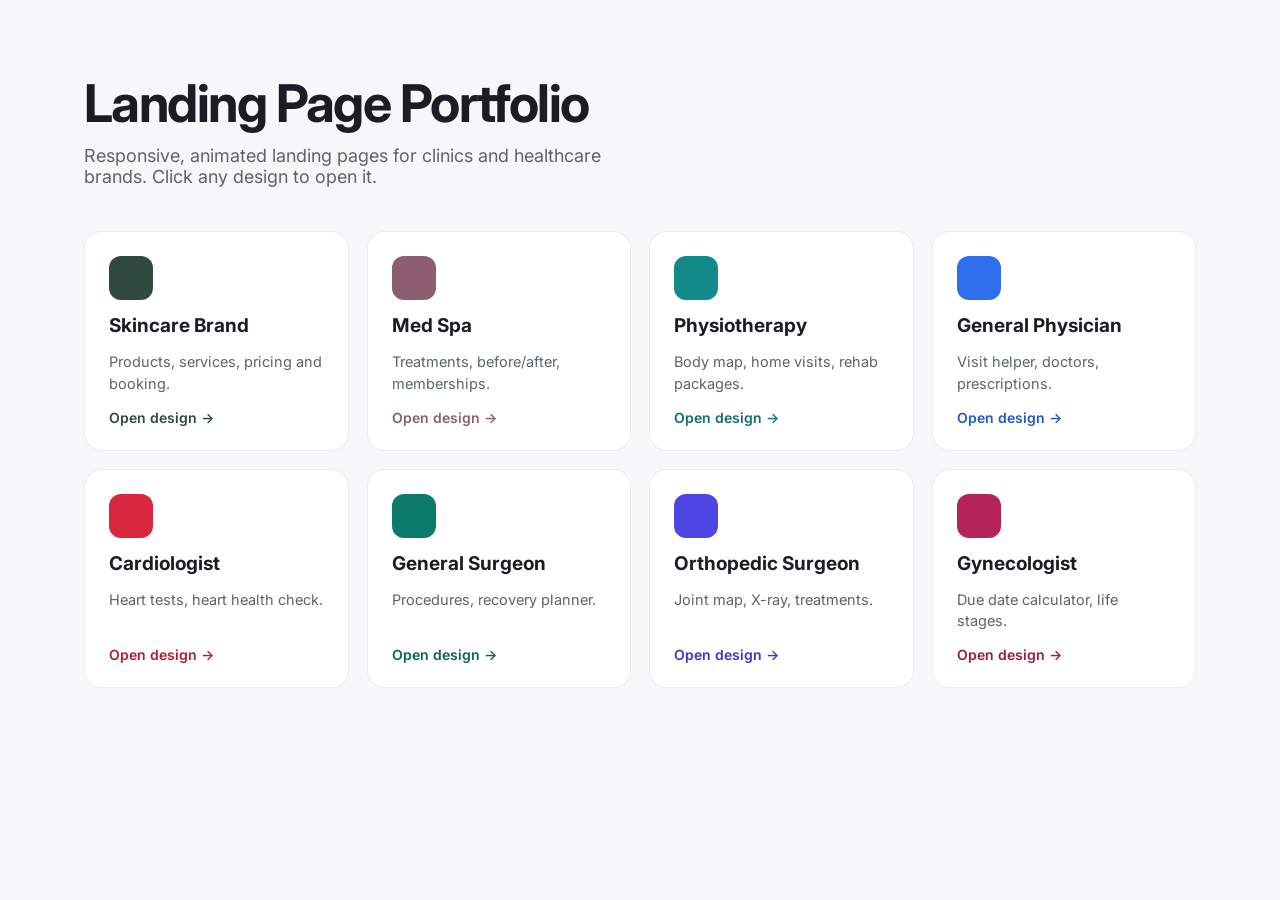
<file: index.html>
<!doctype html>
<html lang="en">
<head>
<meta charset="utf-8">
<meta name="viewport" content="width=device-width, initial-scale=1">
<title>Landing Page Portfolio</title>
<meta name="description" content="Landing page designs for clinics and healthcare brands.">
<link rel="preconnect" href="https://fonts.googleapis.com">
<link rel="preconnect" href="https://fonts.gstatic.com" crossorigin>
<link href="https://fonts.googleapis.com/css2?family=Inter:wght@400;500;600;700&display=swap" rel="stylesheet">
<style>
*{box-sizing:border-box}
body{margin:0;font-family:Inter,system-ui,sans-serif;background:#F6F7F9;color:#1A1D24}
.wrap{max-width:1160px;margin:0 auto;padding:72px 24px}
h1{margin:0 0 10px;font-size:clamp(34px,5vw,52px);letter-spacing:-.03em}
p.lead{margin:0 0 44px;color:#5B6270;font-size:18px;max-width:560px}
.grid{display:grid;grid-template-columns:repeat(auto-fill,minmax(250px,1fr));gap:18px}
a.card{display:flex;flex-direction:column;gap:14px;padding:24px;border-radius:18px;background:#fff;border:1px solid rgba(0,0,0,.07);text-decoration:none;color:inherit;transition:transform .5s cubic-bezier(.2,.7,.2,1),box-shadow .5s,border-color .5s}
a.card:hover{transform:translateY(-6px);box-shadow:0 24px 50px -28px rgba(0,0,0,.35);border-color:transparent}
.dot{width:44px;height:44px;border-radius:12px}
.card h2{margin:0;font-size:19px}
.card p{margin:0;color:#5B6270;font-size:14.5px;line-height:1.5}
.card span{margin-top:auto;font-size:14px;font-weight:600}
</style>
</head>
<body>
<main class="wrap">
  <h1>Landing Page Portfolio</h1>
  <p class="lead">Responsive, animated landing pages for clinics and healthcare brands. Click any design to open it.</p>
  <div class="grid">
    <a class="card" href="./skincare/"><div class="dot" style="background:#2F4A3C"></div><h2>Skincare Brand</h2><p>Products, services, pricing and booking.</p><span style="color:#2F4A3C">Open design →</span></a>
    <a class="card" href="./med-spa/"><div class="dot" style="background:#8C5E6F"></div><h2>Med Spa</h2><p>Treatments, before/after, memberships.</p><span style="color:#8C5E6F">Open design →</span></a>
    <a class="card" href="./physiotherapy/"><div class="dot" style="background:#138A8A"></div><h2>Physiotherapy</h2><p>Body map, home visits, rehab packages.</p><span style="color:#0F6F70">Open design →</span></a>
    <a class="card" href="./general-physician/"><div class="dot" style="background:#2F6FED"></div><h2>General Physician</h2><p>Visit helper, doctors, prescriptions.</p><span style="color:#2157C7">Open design →</span></a>
    <a class="card" href="./cardiologist/"><div class="dot" style="background:#D7263D"></div><h2>Cardiologist</h2><p>Heart tests, heart health check.</p><span style="color:#B41B30">Open design →</span></a>
    <a class="card" href="./general-surgeon/"><div class="dot" style="background:#0B7A68"></div><h2>General Surgeon</h2><p>Procedures, recovery planner.</p><span style="color:#086456">Open design →</span></a>
    <a class="card" href="./orthopedic/"><div class="dot" style="background:#4F46E5"></div><h2>Orthopedic Surgeon</h2><p>Joint map, X-ray, treatments.</p><span style="color:#3E35C7">Open design →</span></a>
    <a class="card" href="./gynecologist/"><div class="dot" style="background:#B4235A"></div><h2>Gynecologist</h2><p>Due date calculator, life stages.</p><span style="color:#961A4A">Open design →</span></a>
  </div>
</main>
</body>
</html>
</file>
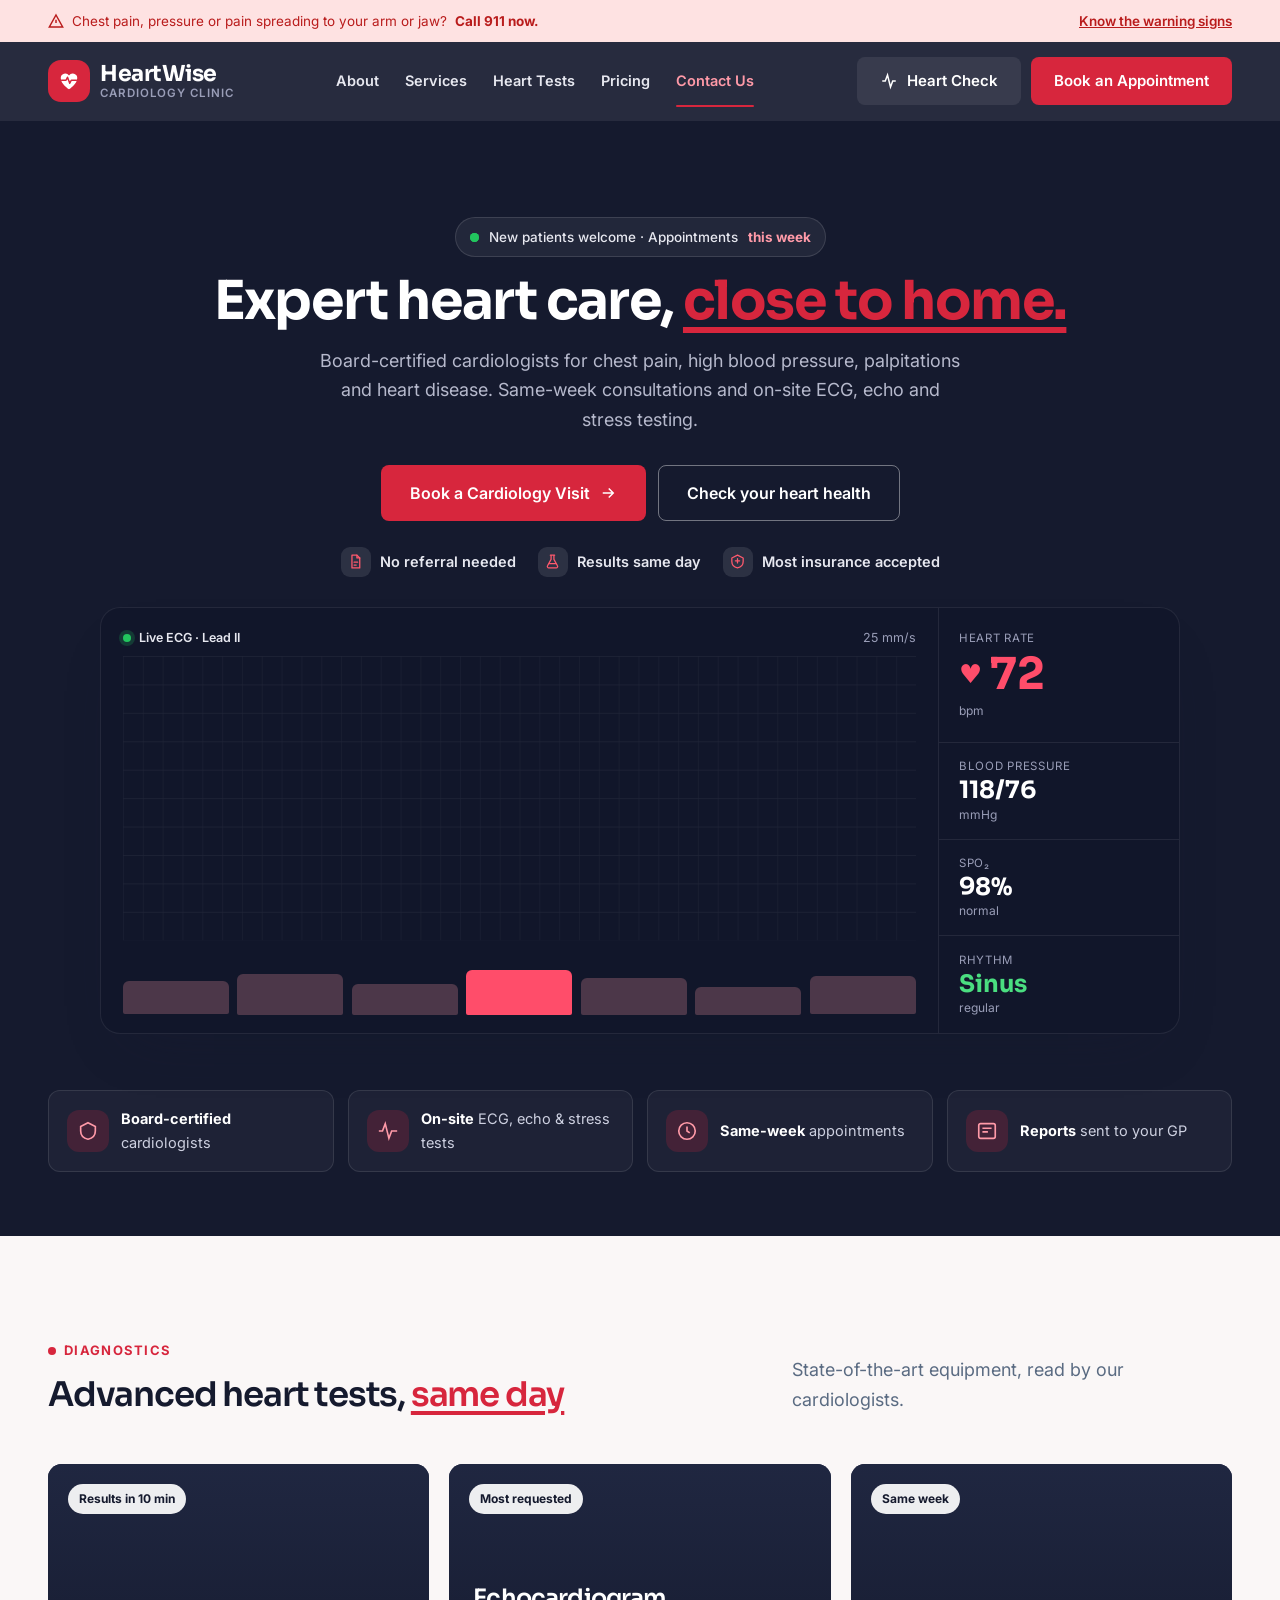
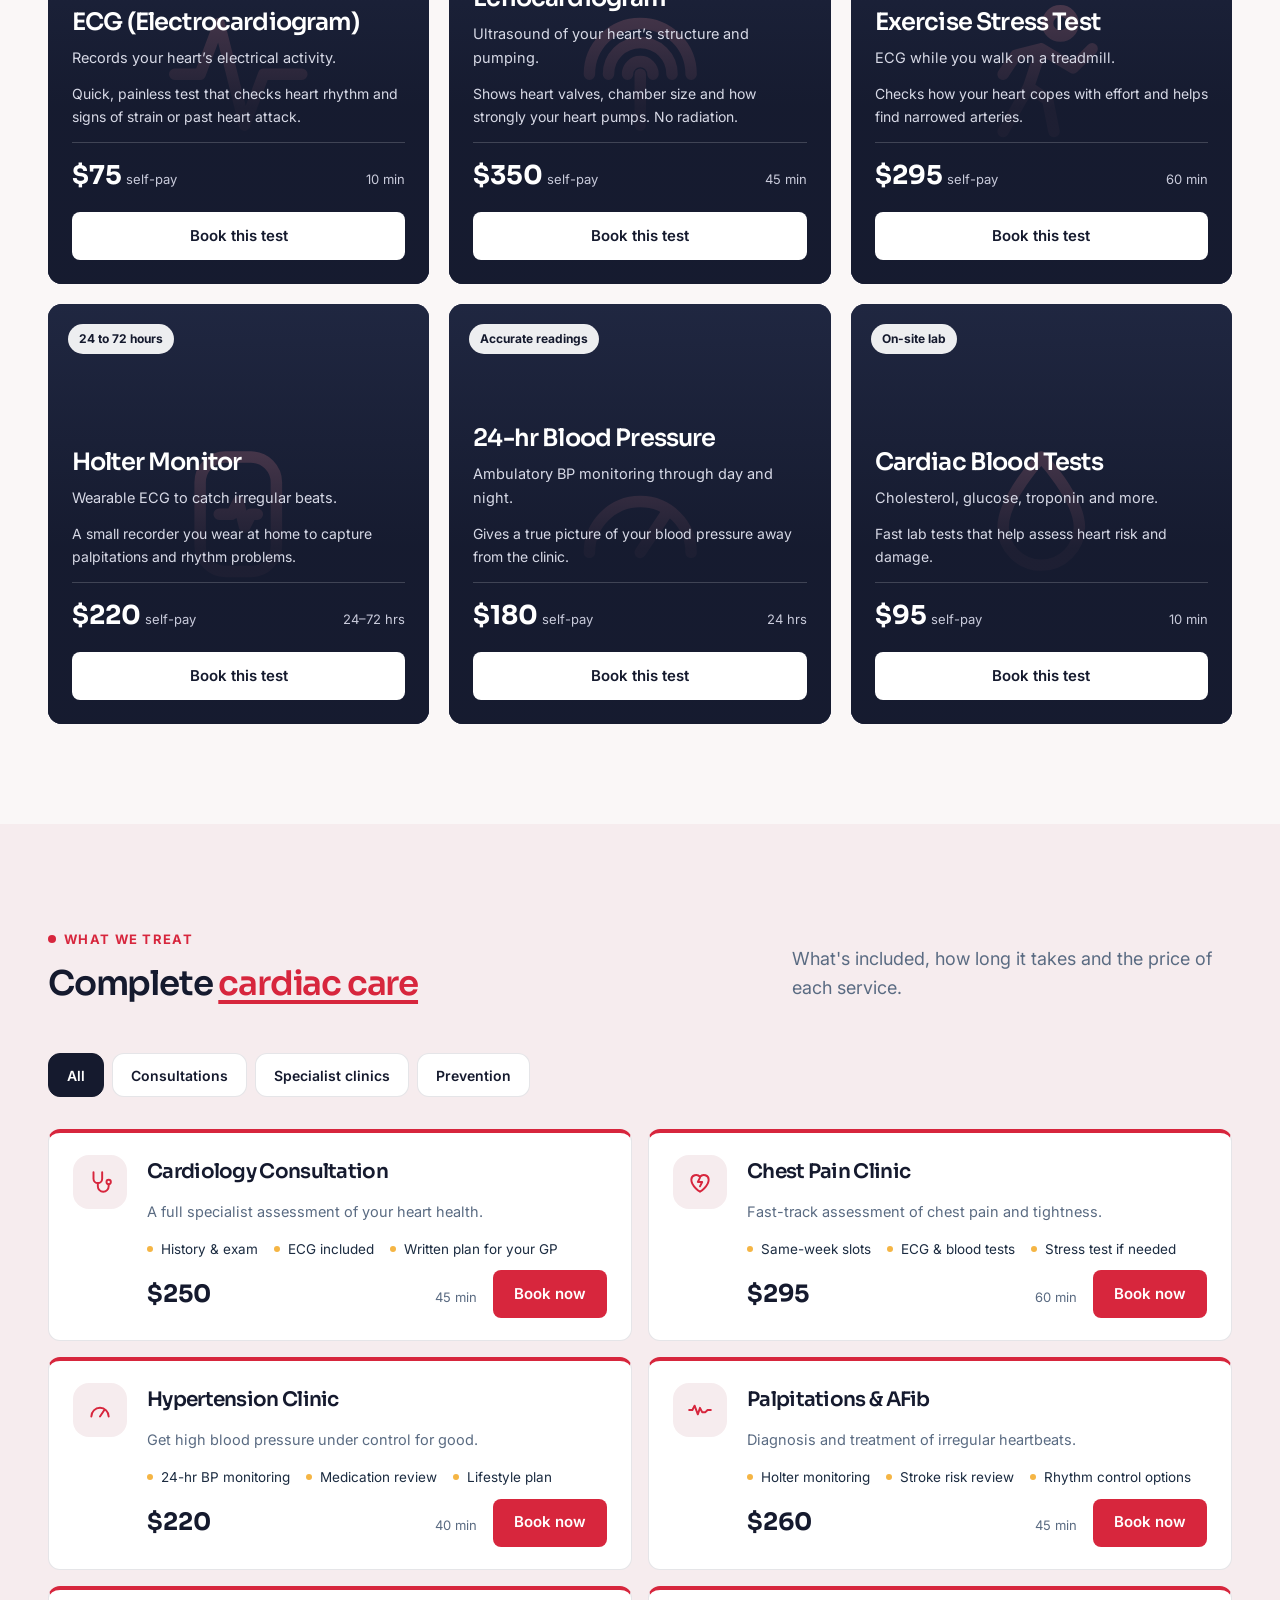
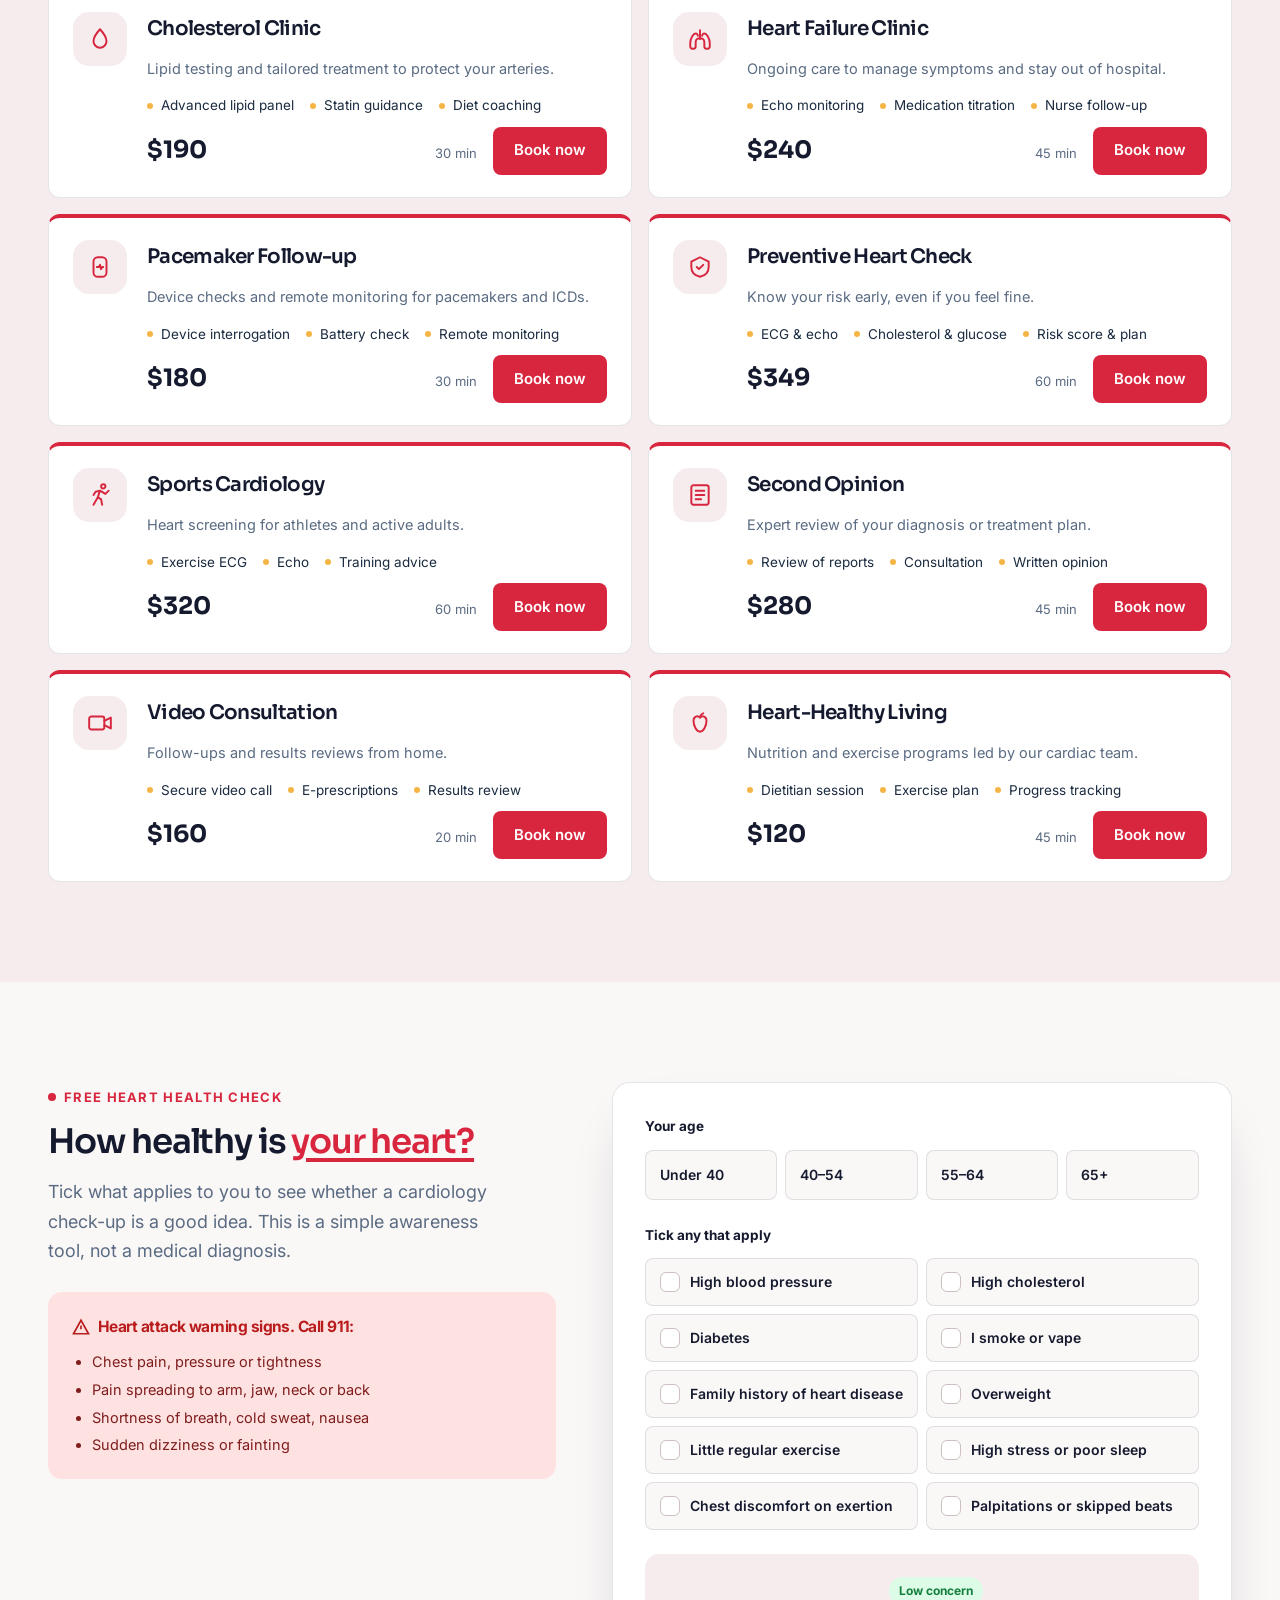
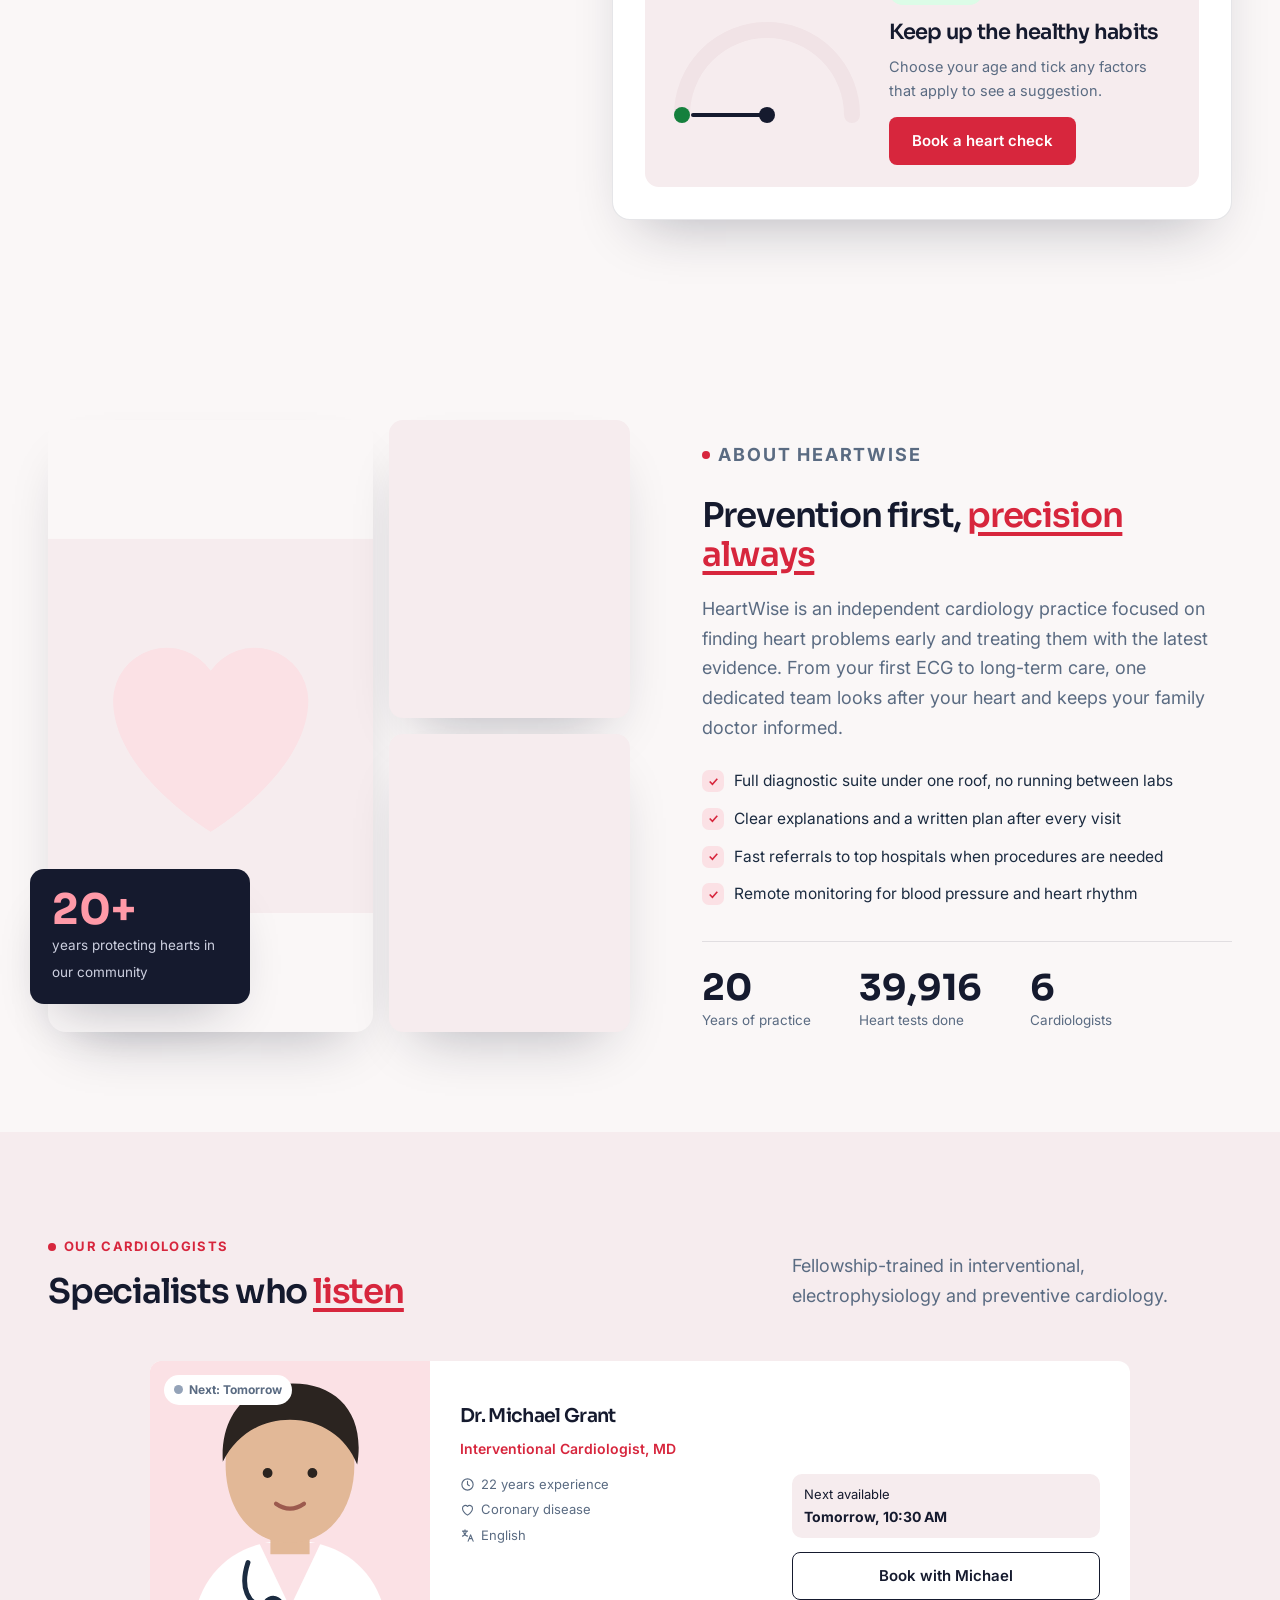
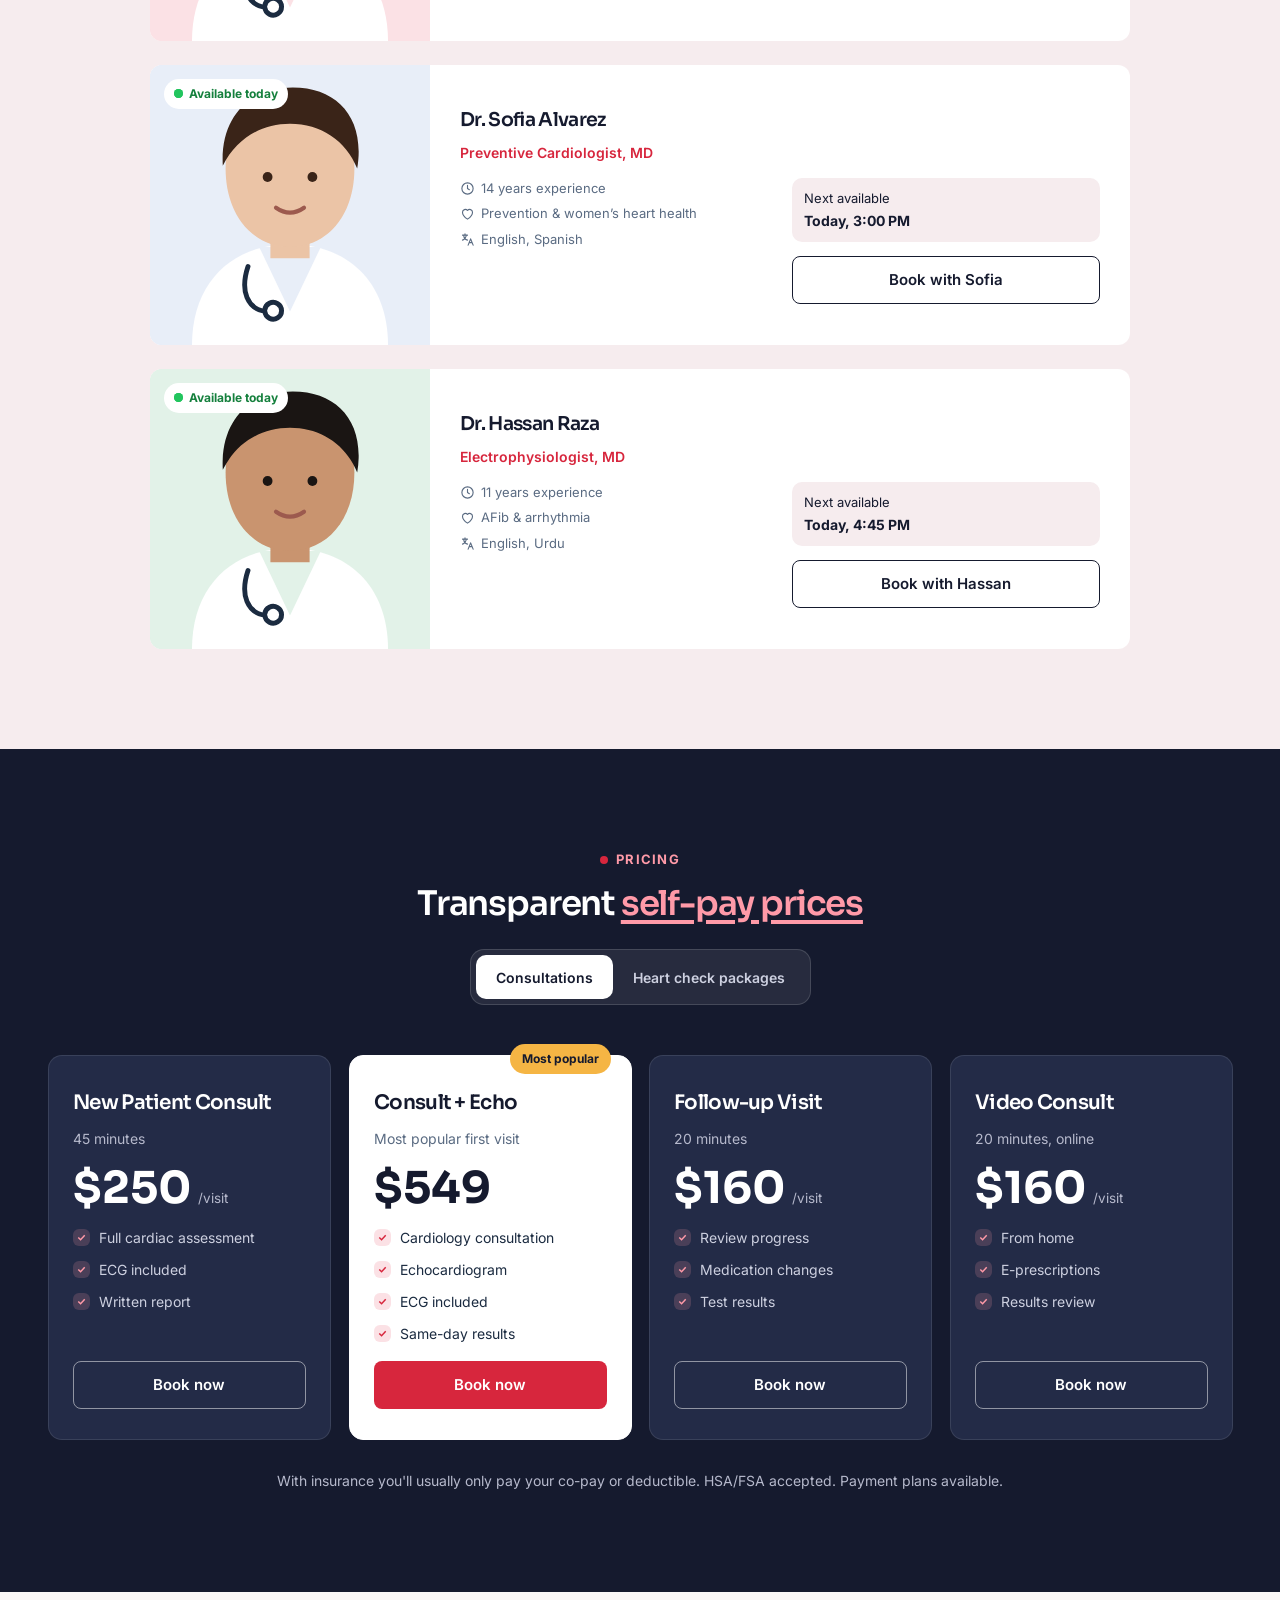
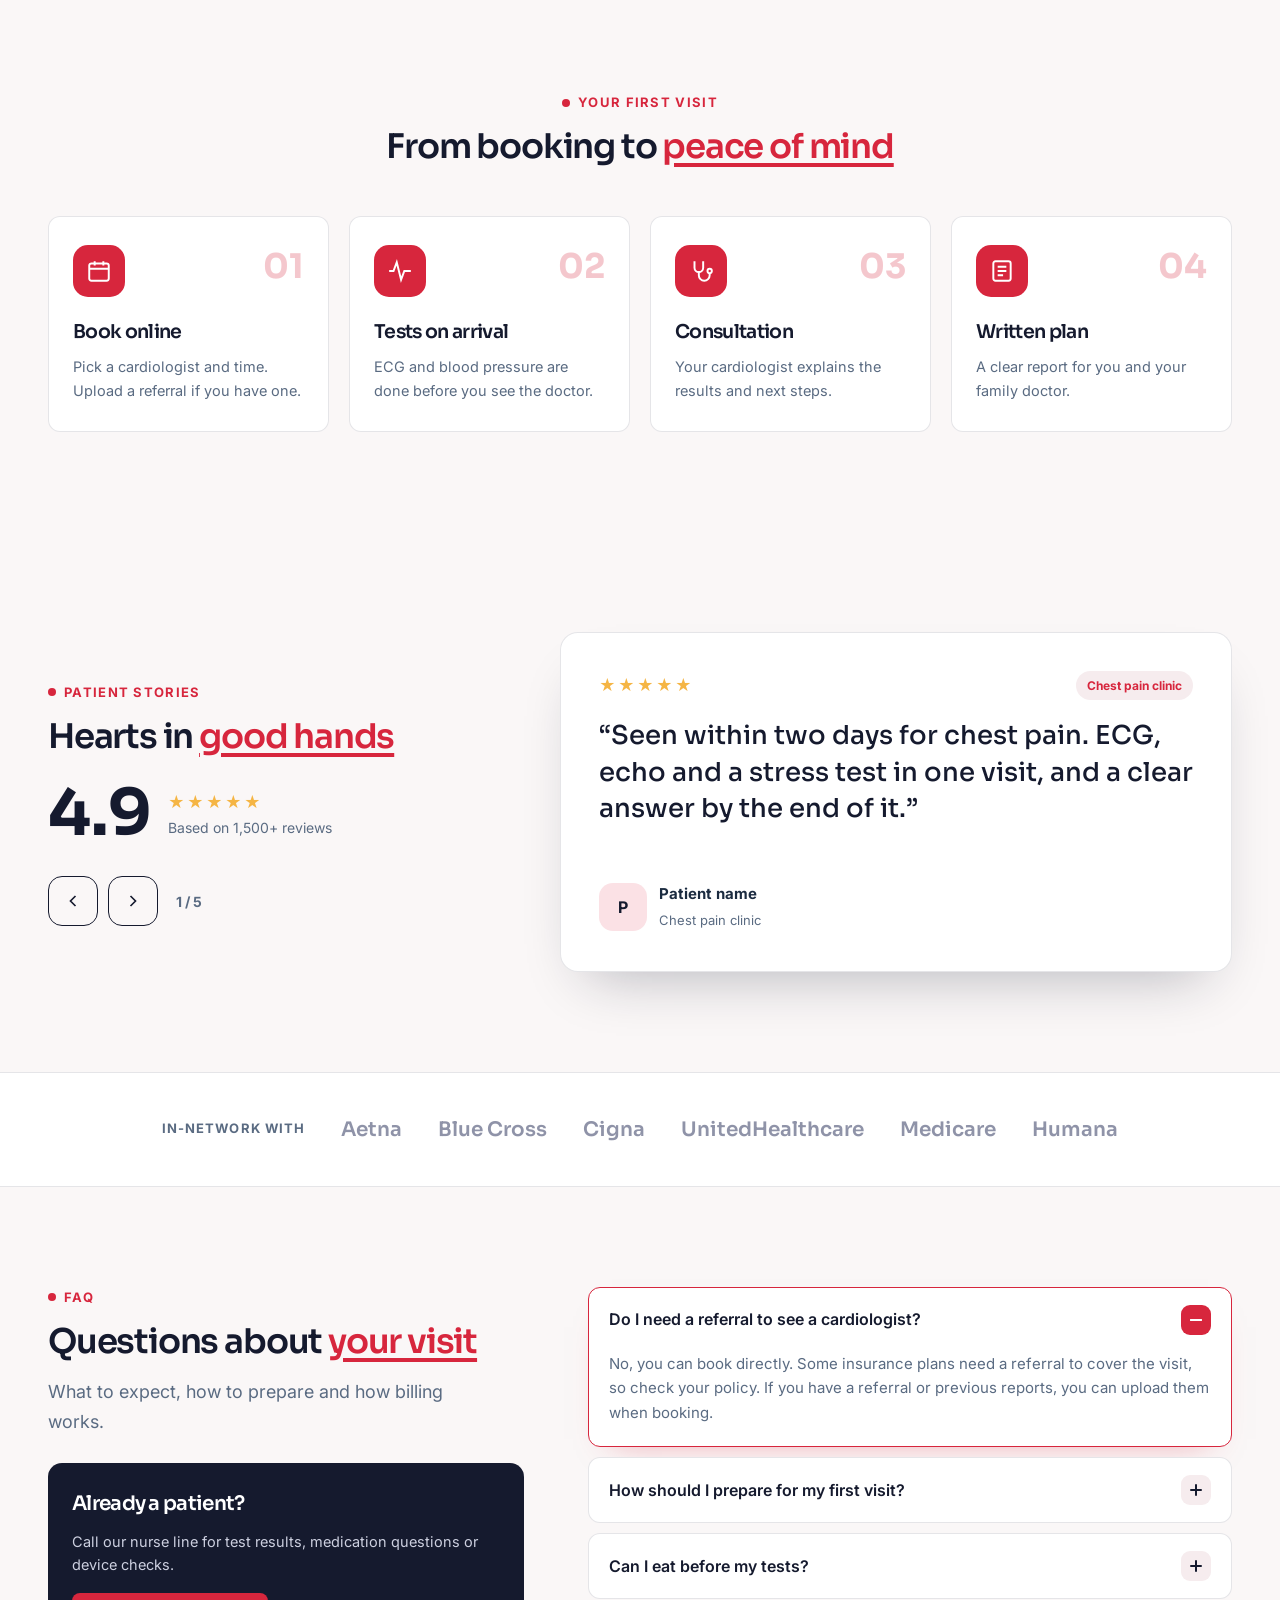
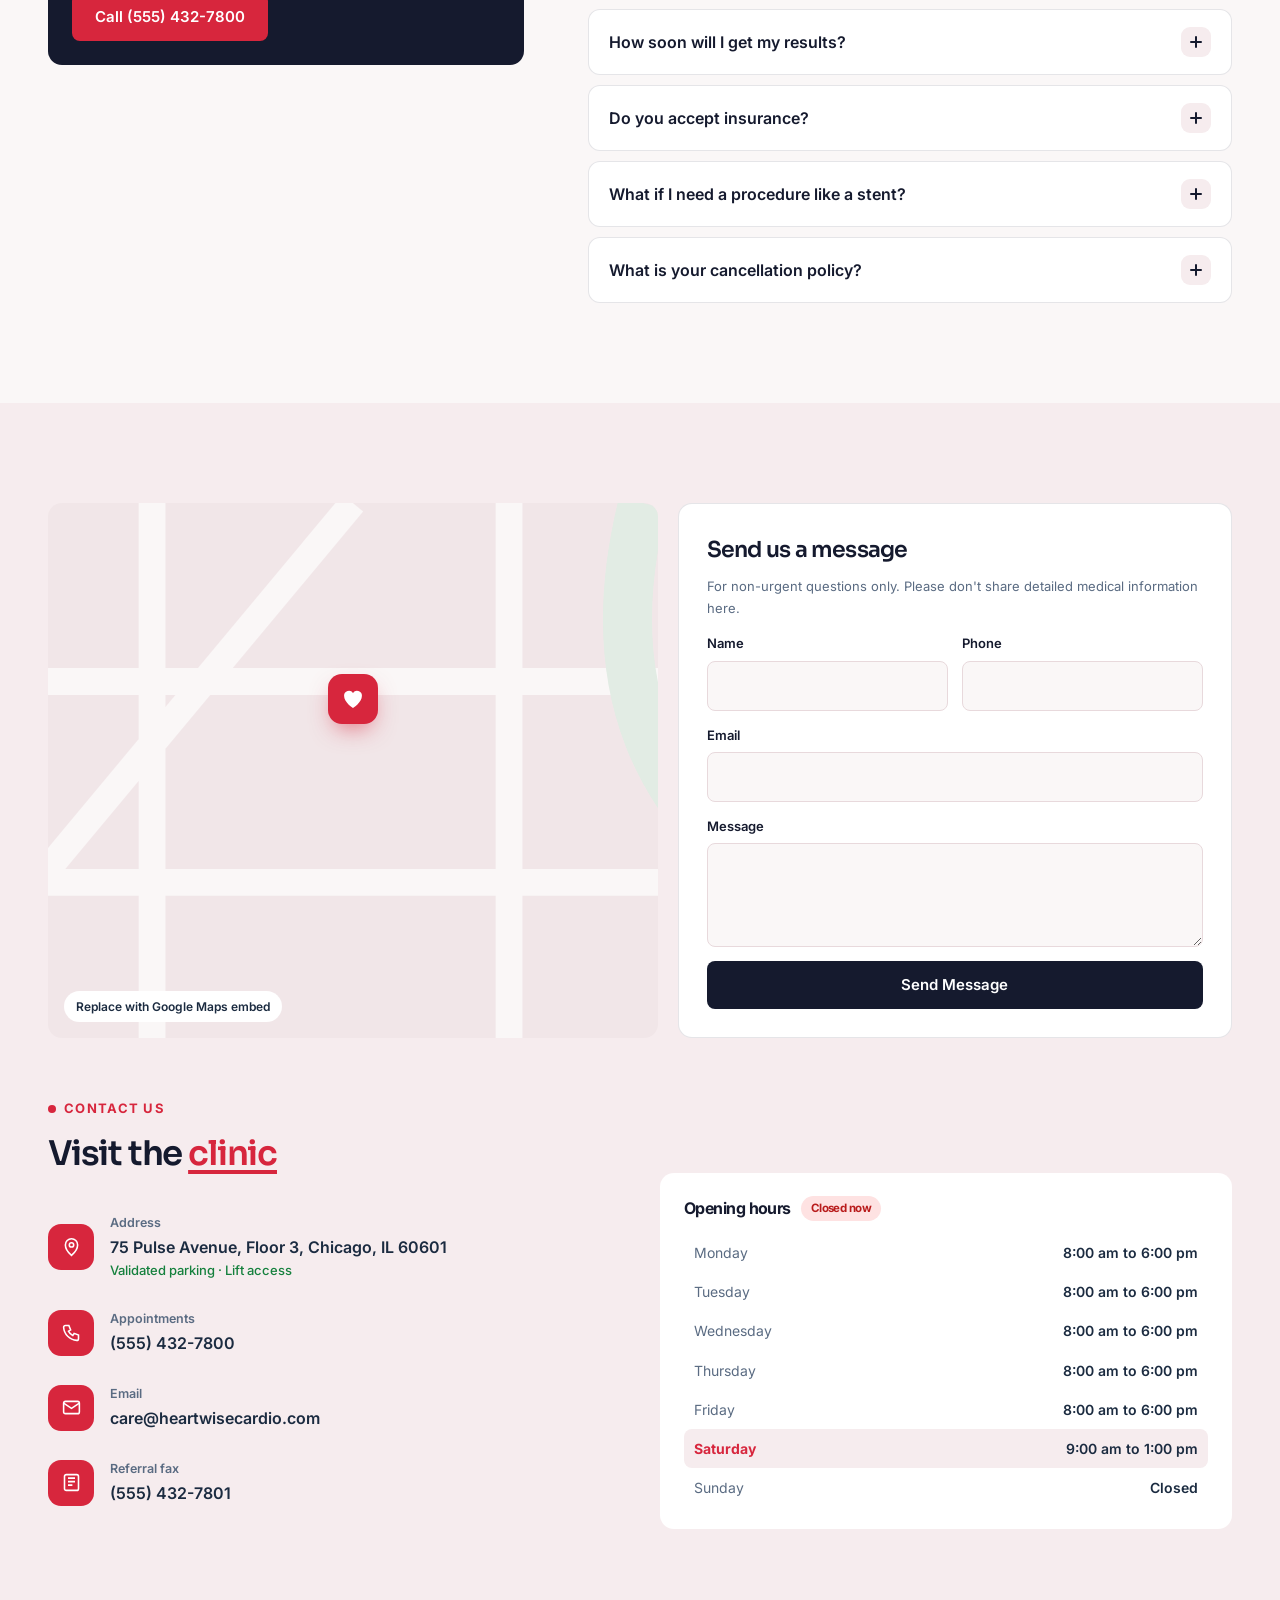
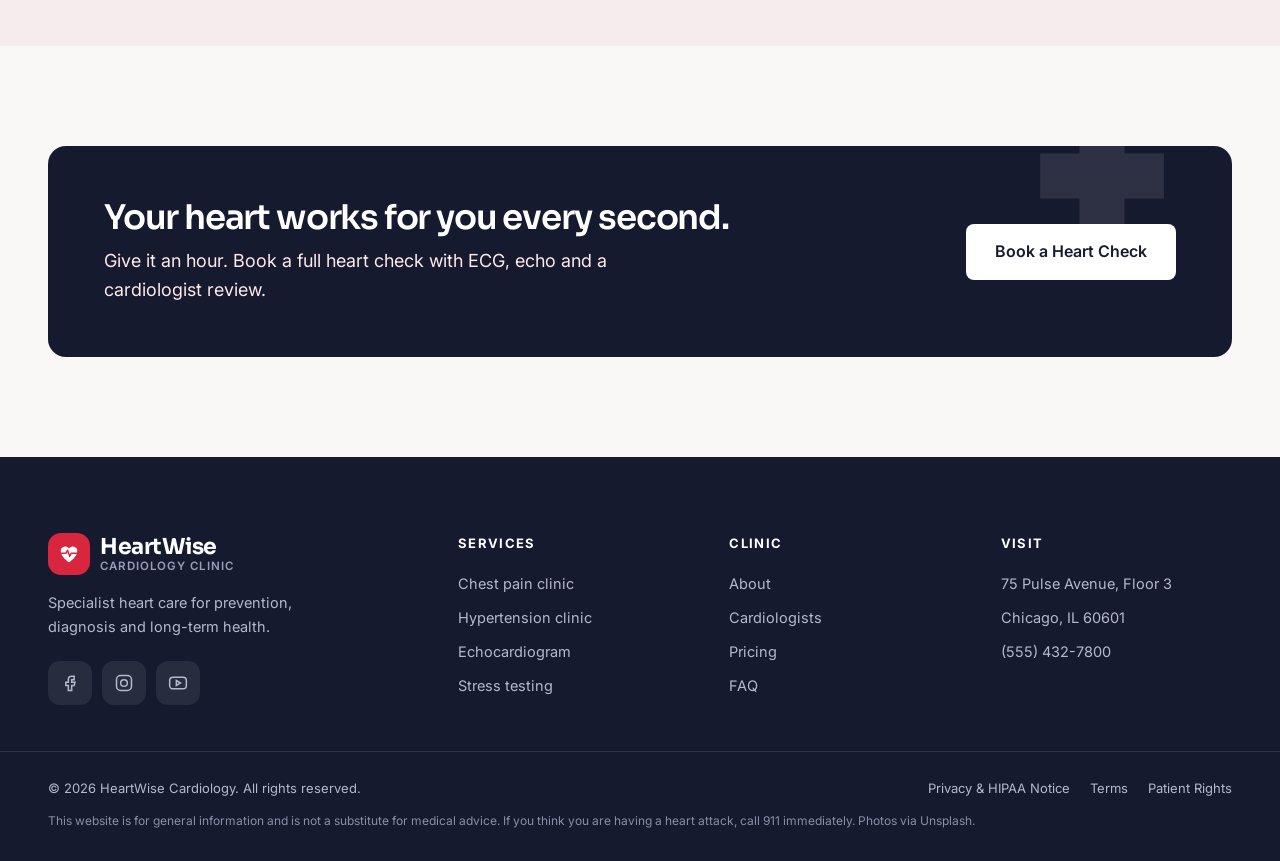
<file: cardiologist/index.html>
<!doctype html>
<html lang="en">
<head>
<meta charset="utf-8">
<meta name="viewport" content="width=device-width, initial-scale=1">
<title>HeartWise Cardiology | Cardiologist &amp; Heart Health Clinic</title>
<meta name="description" content="Board-certified cardiologists for chest pain, high blood pressure, palpitations and heart disease. ECG, echo, stress tests and Holter monitoring on site.">
<meta name="theme-color" content="#151A2E">
<meta property="og:title" content="HeartWise Cardiology | Expert heart care, close to home">
<meta property="og:description" content="Cardiology consultations and same-week heart tests.">
<meta property="og:type" content="website">
<meta property="og:image" content="https://images.unsplash.com/photo-1758691462123-8a17ae95d203?auto=format&fit=crop&q=80&w=1200">
<link rel="preconnect" href="https://fonts.googleapis.com">
<link rel="preconnect" href="https://fonts.gstatic.com" crossorigin>
<link rel="preconnect" href="https://images.unsplash.com">
<link href="https://fonts.googleapis.com/css2?family=Sora:wght@500;600;700;800&family=Inter:wght@400;500;600;700&display=swap" rel="stylesheet">
<link rel="stylesheet" href="style.css?v=1119k">
<link rel="stylesheet" href="cardio.css?v=1119k">
<script type="application/ld+json">
{
  "@context": "https://schema.org",
  "@type": "MedicalClinic",
  "medicalSpecialty": "Cardiovascular",
  "name": "HeartWise Cardiology",
  "telephone": "+1-555-432-7800",
  "email": "care@heartwisecardio.com",
  "address": {"@type": "PostalAddress","streetAddress": "75 Pulse Avenue, Floor 3","addressLocality": "Chicago","addressRegion": "IL","postalCode": "60601","addressCountry": "US"},
  "openingHours": ["Mo-Fr 08:00-18:00","Sa 09:00-13:00"],
  "priceRange": "$$$"
}
</script>
</head>
<body>
<a href="#main" class="skip">Skip to content</a>

<!-- Photos: free images from Unsplash (unsplash.com/license). Each <img> removes itself if it can't load, so the illustrated fallback shows. -->

<!-- ===== EMERGENCY BAR ===== -->
<div class="ebar" role="note">
  <div class="container ebar__inner">
    <p><svg width="16" height="16" viewBox="0 0 24 24" fill="none" stroke="currentColor" stroke-width="2.2" aria-hidden="true"><path d="M12 3l10 18H2Z"/><path d="M12 10v5M12 18h.01"/></svg> <span class="eb-long">Chest pain, pressure or pain spreading to your arm or jaw? </span><span class="eb-short">Chest pain or pressure? </span><strong>Call 911 now.</strong></p>
    <a href="#warning" class="ebar__link">Know the warning signs</a>
  </div>
</div>

<!-- ===== NAVBAR ===== -->
<header class="nav" id="nav">
  <div class="container nav__inner">
    <a href="#top" class="logo" aria-label="HeartWise Cardiology home">
      <span class="logo__mark" aria-hidden="true"><svg viewBox="0 0 32 32"><path d="M16 27s-11-6.6-11-15a6 6 0 0 1 11-3.3A6 6 0 0 1 27 12c0 8.4-11 15-11 15Z" fill="currentColor"/><path d="M6 15h6l2-4 3 8 2-4h7" fill="none" stroke="#D7263D" stroke-width="2" stroke-linejoin="round" stroke-linecap="round"/></svg></span>
      <span class="logo__text">HeartWise<small>Cardiology Clinic</small></span>
    </a>
    <nav class="menu" id="menu" aria-label="Main">
      <a href="#about">About</a>
      <a href="#services">Services</a>
      <a href="#tests">Heart Tests</a>
      <a href="#pricing">Pricing</a>
      <a href="#contact">Contact Us</a>
      <div class="menu__foot">
        <button type="button" class="btn btn--blue btn--block" data-book>Book an Appointment</button>
        <a href="#check" class="btn btn--line btn--block">Free Heart Health Check</a>
        <a href="tel:+15554327800" class="btn btn--ghost btn--block">Call (555) 432-7800</a>
      </div>
    </nav>
    <div class="nav__right">
      <a href="#check" class="btn btn--ghost nav__rx">
        <svg width="18" height="18" viewBox="0 0 24 24" fill="none" stroke="currentColor" stroke-width="2" aria-hidden="true"><path d="M3 12h4l3-8 4 16 3-8h4"/></svg>
        Heart Check
      </a>
      <button type="button" class="btn btn--blue nav__cta" data-book>Book an Appointment</button>
      <button type="button" class="burger" id="burger" aria-label="Open menu" aria-expanded="false" aria-controls="menu"><span></span><span></span><span></span></button>
    </div>
  </div>
</header>

<main id="main">

<!-- ===== HERO ===== -->
<section class="hero chero" id="top">
  <svg class="chero__ecg" viewBox="0 0 1440 160" preserveAspectRatio="none" aria-hidden="true"><path d="M0 100H360l20-40 22 90 26-120 22 100 14-30H760l20-40 22 90 26-120 22 100 14-30H1440" fill="none" stroke="#D7263D" stroke-width="2.5" stroke-linejoin="round"/></svg>
  <div class="container hero__grid">
    <div class="hero__copy">
      <p class="status fade d1"><span class="live" aria-hidden="true"></span> New patients welcome · Appointments <strong>this week</strong></p>
      <h1 class="fade d2">Expert heart care, <span class="u">close to home.</span></h1>
      <p class="lead fade d3">Board-certified cardiologists for chest pain, high blood pressure, palpitations and heart disease. Same-week consultations and on-site ECG, echo and stress testing.</p>
      <div class="hero__btns fade d4">
        <button type="button" class="btn btn--blue btn--lg" data-book>Book a Cardiology Visit
          <svg width="18" height="18" viewBox="0 0 24 24" fill="none" stroke="currentColor" stroke-width="2" aria-hidden="true"><path d="M5 12h14M13 6l6 6-6 6"/></svg>
        </button>
        <a href="#check" class="btn btn--line btn--lg">Check your heart health</a>
      </div>
      <ul class="chero__ticks fade d4 tk-list">
        <li><span class="tk" aria-hidden="true"><svg viewBox="0 0 24 24" fill="none" stroke="currentColor" stroke-width="1.8" stroke-linecap="round" stroke-linejoin="round"><path d="M7 3h7l4 4v14H7z"/><path d="M14 3v4h4"/><path d="M10 13h5M10 17h3"/></svg></span>No referral needed</li><li><span class="tk" aria-hidden="true"><svg viewBox="0 0 24 24" fill="none" stroke="currentColor" stroke-width="1.8" stroke-linecap="round" stroke-linejoin="round"><path d="M9 3h6M10 3v6l-5 9a2 2 0 0 0 2 3h10a2 2 0 0 0 2-3l-5-9V3"/><path d="M7.5 15h9"/></svg></span>Results same day</li><li><span class="tk" aria-hidden="true"><svg viewBox="0 0 24 24" fill="none" stroke="currentColor" stroke-width="1.8" stroke-linecap="round" stroke-linejoin="round"><path d="M12 3l8 4v5c0 5-3.5 8-8 9-4.5-1-8-4-8-9V7l8-4Z"/><path d="M12 8v6M9 11h6"/></svg></span>Most insurance accepted</li>
      </ul>
    </div>

    <div class="hero__art chero__art fade d3">
      <div class="hero__bg" aria-hidden="true"></div>
      <div class="chero__frame monitor" aria-hidden="true">
        <div class="mon__main">
          <div class="mon__top"><span class="mon__live"><i></i> Live ECG · Lead II</span><span>25 mm/s</span></div>
          <svg class="mon__ecg" viewBox="0 0 800 200" preserveAspectRatio="none">
            <defs><pattern id="g" width="20" height="20" patternUnits="userSpaceOnUse"><path d="M20 0H0V20" fill="none" stroke="rgba(255,255,255,.06)"/></pattern></defs>
            <rect width="800" height="200" fill="url(#g)"/>
            <path class="mon__line" d="M0 120H90l12-18 12 18h20l10 14 16-110 16 140 12-44h40l20-26 20 26H330l12-18 12 18h20l10 14 16-110 16 140 12-44h40l20-26 20 26H570l12-18 12 18h20l10 14 16-110 16 140 12-44h40l20-26 20 26H800"/>
          </svg>
          <div class="mon__bars"><span style="--h:52%">M</span><span style="--h:64%">T</span><span style="--h:48%">W</span><span style="--h:70%">T</span><span style="--h:58%">F</span><span style="--h:44%">S</span><span style="--h:60%">S</span></div>
        </div>
        <div class="mon__side">
          <div class="mon__stat mon__stat--big"><small>Heart rate</small><strong><span class="mon__heart">♥</span> 72</strong><em>bpm</em></div>
          <div class="mon__stat"><small>Blood pressure</small><strong>118/76</strong><em>mmHg</em></div>
          <div class="mon__stat"><small>SpO₂</small><strong>98%</strong><em>normal</em></div>
          <div class="mon__stat"><small>Rhythm</small><strong class="ok">Sinus</strong><em>regular</em></div>
        </div>
      </div>
      <div class="fcard fcard--a floatA" aria-hidden="true">
        <span class="fcard__ic"><svg width="20" height="20" viewBox="0 0 24 24" fill="none" stroke="currentColor" stroke-width="2"><path d="M12 21s-8-5-8-11a4.5 4.5 0 0 1 8-2.8A4.5 4.5 0 0 1 20 10c0 6-8 11-8 11Z"/></svg></span>
        <span><small>Live heart rate</small><strong><span id="bpm">72</span> bpm</strong></span>
        <svg class="ecg" viewBox="0 0 120 30"><path d="M0 15h30l6-10 6 20 6-14 4 4h68" fill="none" stroke="#D7263D" stroke-width="2.2" stroke-linejoin="round"/></svg>
      </div>
      <div class="fcard fcard--b floatB" aria-hidden="true"><span class="fcard__ic fcard__ic--green"><svg width="20" height="20" viewBox="0 0 24 24" fill="none" stroke="currentColor" stroke-width="2"><path d="M5 12l5 5 9-10"/></svg></span><span><small>Blood pressure</small><strong>118 / 76 mmHg</strong></span></div>
      <div class="fcard fcard--c floatA"><span class="stars" aria-label="Rated 4.9 out of 5">★★★★★</span><span><strong>4.9</strong> from 1,500+ patients</span></div>
    </div>
  </div>

  <div class="container">
    <ul class="trust reveal">
      <li><span class="trust__ic"><svg viewBox="0 0 24 24" fill="none" stroke="currentColor" stroke-width="1.8" aria-hidden="true"><path d="M12 3l8 4v5c0 5-3.5 8-8 9-4.5-1-8-4-8-9V7l8-4Z"/></svg></span><span><strong>Board-certified</strong> cardiologists</span></li>
      <li><span class="trust__ic"><svg viewBox="0 0 24 24" fill="none" stroke="currentColor" stroke-width="1.8" aria-hidden="true"><path d="M2 12h4l3-8 4 16 3-8h6"/></svg></span><span><strong>On-site</strong> ECG, echo &amp; stress tests</span></li>
      <li><span class="trust__ic"><svg viewBox="0 0 24 24" fill="none" stroke="currentColor" stroke-width="1.8" aria-hidden="true"><circle cx="12" cy="12" r="9"/><path d="M12 7v5l3 2"/></svg></span><span><strong>Same-week</strong> appointments</span></li>
      <li><span class="trust__ic"><svg viewBox="0 0 24 24" fill="none" stroke="currentColor" stroke-width="1.8" aria-hidden="true"><rect x="3" y="4" width="18" height="16" rx="2"/><path d="M7 9h10M7 13h6"/></svg></span><span><strong>Reports</strong> sent to your GP</span></li>
    </ul>
  </div>
</section>

<!-- ===== HEART TESTS (photo cards) ===== -->
<section class="section section--navy" id="tests">
  <div class="container">
    <div class="head head--split reveal">
      <div><p class="eyebrow eyebrow--light">Diagnostics</p><h2>Advanced heart tests, <span class="u u--light">same day</span></h2></div>
      <p class="sub sub--light">State-of-the-art equipment, read by our cardiologists.</p>
    </div>
    <div class="tests" id="testsGrid"></div>
  </div>
</section>

<!-- ===== SERVICES ===== -->
<section class="section section--tint" id="services">
  <div class="container">
    <div class="head head--split reveal">
      <div><p class="eyebrow">What we treat</p><h2>Complete <span class="u">cardiac care</span></h2></div>
      <p class="sub">What's included, how long it takes and the price of each service.</p>
    </div>
    <div class="tabs reveal" role="tablist" aria-label="Filter services" id="tabs">
      <button type="button" role="tab" aria-selected="true" data-filter="all">All</button>
      <button type="button" role="tab" aria-selected="false" data-filter="consult">Consultations</button>
      <button type="button" role="tab" aria-selected="false" data-filter="clinic">Specialist clinics</button>
      <button type="button" role="tab" aria-selected="false" data-filter="prevent">Prevention</button>
    </div>
    <div class="sgrid" id="sgrid"></div>
  </div>
</section>

<!-- ===== HEART HEALTH CHECK ===== -->
<section class="section container" id="check">
  <div class="helper reveal">
    <div class="helper__intro">
      <p class="eyebrow">Free heart health check</p>
      <h2>How healthy is <span class="u">your heart?</span></h2>
      <p class="sub">Tick what applies to you to see whether a cardiology check-up is a good idea. This is a simple awareness tool, not a medical diagnosis.</p>
      <div class="redflag" id="warning">
        <h3><svg width="18" height="18" viewBox="0 0 24 24" fill="none" stroke="currentColor" stroke-width="2.2" aria-hidden="true"><path d="M12 3l10 18H2Z"/><path d="M12 10v5M12 18h.01"/></svg> Heart attack warning signs. Call 911:</h3>
        <ul>
          <li>Chest pain, pressure or tightness</li>
          <li>Pain spreading to arm, jaw, neck or back</li>
          <li>Shortness of breath, cold sweat, nausea</li>
          <li>Sudden dizziness or fainting</li>
        </ul>
      </div>
    </div>
    <div class="helper__box">
      <p class="label">Your age</p>
      <div class="opts opts--4" id="ageOpts"></div>
      <p class="label label--mt">Tick any that apply</p>
      <div class="risks" id="riskOpts"></div>
      <div class="meter" id="meter" aria-live="polite">
        <div class="meter__gauge" aria-hidden="true">
          <svg viewBox="0 0 200 110"><path d="M15 100a85 85 0 0 1 170 0" fill="none" stroke="#F1E3E6" stroke-width="16" stroke-linecap="round"/><path id="meterArc" d="M15 100a85 85 0 0 1 170 0" fill="none" stroke="#15803D" stroke-width="16" stroke-linecap="round" pathLength="100" stroke-dasharray="0 100"/></svg>
          <span class="meter__needle" id="needle"></span>
        </div>
        <div class="meter__text">
          <span class="result__tag result__tag--ok" id="meterTag">Low concern</span>
          <h3 id="meterTitle">Keep up the healthy habits</h3>
          <p id="meterBody">Choose your age and tick any factors that apply to see a suggestion.</p>
          <div class="result__btns"><button type="button" class="btn btn--blue" id="meterBtn" data-book data-reason="Preventive Heart Check">Book a heart check</button></div>
        </div>
      </div>
    </div>
  </div>
</section>

<!-- ===== ABOUT ===== -->
<section class="section container about" id="about">
  <div class="cabout__media reveal">
    <div class="cabout__photo">
      <svg viewBox="0 0 400 460" aria-hidden="true"><rect width="400" height="460" fill="#F6ECEE"/><path d="M200 360s-120-72-120-162a66 66 0 0 1 120-36 66 66 0 0 1 120 36c0 90-120 162-120 162Z" fill="#FBE1E5"/></svg>
      <img class="photo" src="https://images.unsplash.com/photo-1758691462863-9e1b8a863140?auto=format&fit=crop&q=80&w=900" alt="Cardiologist consulting with a patient in an office" loading="lazy" decoding="async" onerror="this.remove()">
    </div>
    <div class="cabout__mini"><img class="photo" src="https://images.unsplash.com/photo-1758691463331-2ac00e6f676f?auto=format&fit=crop&q=80&w=600" alt="Doctor reviewing results with a patient" loading="lazy" decoding="async" onerror="this.remove()"></div>
    <div class="cabout__mini"><img class="photo" src="https://images.unsplash.com/photo-1666886573531-48d2e3c2b684?auto=format&fit=crop&q=80&w=600" alt="Physician with a stethoscope" loading="lazy" decoding="async" onerror="this.remove()"></div>
    <div class="cabout__badge floatB"><strong>20+</strong><span>years protecting hearts in our community</span></div>
  </div>
  <div class="about__copy reveal">
    <p class="eyebrow">About HeartWise</p>
    <h2>Prevention first, <span class="u">precision always</span></h2>
    <p>HeartWise is an independent cardiology practice focused on finding heart problems early and treating them with the latest evidence. From your first ECG to long-term care, one dedicated team looks after your heart and keeps your family doctor informed.</p>
    <ul class="checks">
      <li>Full diagnostic suite under one roof, no running between labs</li>
      <li>Clear explanations and a written plan after every visit</li>
      <li>Fast referrals to top hospitals when procedures are needed</li>
      <li>Remote monitoring for blood pressure and heart rhythm</li>
    </ul>
    <div class="about__nums">
      <div><strong data-count="20">0</strong><span>Years of practice</span></div>
      <div><strong data-count="40000" data-suffix="+">0</strong><span>Heart tests done</span></div>
      <div><strong data-count="6">0</strong><span>Cardiologists</span></div>
    </div>
  </div>
</section>

<!-- ===== DOCTORS ===== -->
<section class="section section--tint" id="doctors">
  <div class="container">
    <div class="head head--split reveal">
      <div><p class="eyebrow">Our cardiologists</p><h2>Specialists who <span class="u">listen</span></h2></div>
      <p class="sub">Fellowship-trained in interventional, electrophysiology and preventive cardiology.</p>
    </div>
    <div class="docs" id="docGrid"></div>
  </div>
</section>

<!-- ===== PRICING ===== -->
<section class="section section--navy" id="pricing">
  <div class="container">
    <div class="head center reveal">
      <p class="eyebrow eyebrow--light">Pricing</p>
      <h2>Transparent <span class="u u--light">self-pay prices</span></h2>
      <div class="toggle" role="group" aria-label="Price type">
        <button type="button" class="active" data-ptab="visits" aria-pressed="true">Consultations</button>
        <button type="button" data-ptab="packages" aria-pressed="false">Heart check packages</button>
      </div>
    </div>
    <div class="plans" id="plans"></div>
    <p class="plans__note reveal">With insurance you'll usually only pay your co-pay or deductible. HSA/FSA accepted. Payment plans available.</p>
  </div>
</section>

<!-- ===== HOW IT WORKS ===== -->
<section class="section container" id="how">
  <div class="head center reveal">
    <p class="eyebrow">Your first visit</p>
    <h2>From booking to <span class="u">peace of mind</span></h2>
  </div>
  <ol class="how">
    <li class="reveal"><span class="how__ic"><svg viewBox="0 0 24 24" fill="none" stroke="currentColor" stroke-width="1.8" aria-hidden="true"><rect x="3" y="5" width="18" height="16" rx="2"/><path d="M3 10h18M8 3v4M16 3v4"/></svg></span><h3>Book online</h3><p>Pick a cardiologist and time. Upload a referral if you have one.</p></li>
    <li class="reveal"><span class="how__ic"><svg viewBox="0 0 24 24" fill="none" stroke="currentColor" stroke-width="1.8" aria-hidden="true"><path d="M2 12h4l3-8 4 16 3-8h6"/></svg></span><h3>Tests on arrival</h3><p>ECG and blood pressure are done before you see the doctor.</p></li>
    <li class="reveal"><span class="how__ic"><svg viewBox="0 0 24 24" fill="none" stroke="currentColor" stroke-width="1.8" aria-hidden="true"><path d="M6 3v6a4 4 0 0 0 8 0V3"/><path d="M10 13v3a5 5 0 0 0 10 0v-2"/><circle cx="20" cy="12" r="2"/></svg></span><h3>Consultation</h3><p>Your cardiologist explains the results and next steps.</p></li>
    <li class="reveal"><span class="how__ic"><svg viewBox="0 0 24 24" fill="none" stroke="currentColor" stroke-width="1.8" aria-hidden="true"><rect x="4" y="3" width="16" height="18" rx="2"/><path d="M8 8h8M8 12h8M8 16h5"/></svg></span><h3>Written plan</h3><p>A clear report for you and your family doctor.</p></li>
  </ol>
</section>

<!-- ===== TESTIMONIALS ===== -->
<!-- NOTE: sample reviews for layout. Replace with real, verified patient reviews before launch. -->
<section class="section container" id="reviews">
  <div class="reviews">
    <div class="reviews__intro reveal">
      <p class="eyebrow">Patient stories</p>
      <h2>Hearts in <span class="u">good hands</span></h2>
      <div class="score"><strong>4.9</strong><div><span class="stars">★★★★★</span><small>Based on 1,500+ reviews</small></div></div>
      <div class="rev-ctrl">
        <button type="button" class="round" id="prev" aria-label="Previous review"><svg width="20" height="20" viewBox="0 0 24 24" fill="none" stroke="currentColor" stroke-width="2" aria-hidden="true"><path d="M15 6l-6 6 6 6"/></svg></button>
        <button type="button" class="round" id="next" aria-label="Next review"><svg width="20" height="20" viewBox="0 0 24 24" fill="none" stroke="currentColor" stroke-width="2" aria-hidden="true"><path d="M9 6l6 6-6 6"/></svg></button>
        <span class="rev-count" id="revCount" aria-live="polite">1 / 5</span>
      </div>
    </div>
    <div class="rev-stage reveal" id="revStage"></div>
  </div>
</section>

<div class="insure">
  <div class="container insure__inner">
    <p>In-network with</p>
    <ul><li>Aetna</li><li>Blue Cross</li><li>Cigna</li><li>UnitedHealthcare</li><li>Medicare</li><li>Humana</li></ul>
  </div>
</div>

<!-- ===== FAQ ===== -->
<section class="section container faq" id="faq">
  <div class="faq__intro reveal">
    <p class="eyebrow">FAQ</p>
    <h2>Questions about <span class="u">your visit</span></h2>
    <p class="sub">What to expect, how to prepare and how billing works.</p>
      <div class="faq__img"><img src="https://images.unsplash.com/photo-1758691461957-474a7686e388?auto=format&fit=crop&q=80&w=900" alt="Cardiologist consulting with a patient" loading="lazy" decoding="async" onerror="this.parentNode.remove()"></div>
    <div class="faq__card">
      <h3>Already a patient?</h3>
      <p>Call our nurse line for test results, medication questions or device checks.</p>
      <a href="tel:+15554327800" class="btn btn--blue">Call (555) 432-7800</a>
    </div>
  </div>
  <div class="faq__list reveal" id="faqList"></div>
</section>

<!-- ===== CONTACT ===== -->
<section class="section section--tint" id="contact">
  <div class="container contact">
    <div class="contact__info reveal">
      <p class="eyebrow">Contact us</p>
      <h2>Visit the <span class="u">clinic</span></h2>
      <ul class="info">
        <li><span class="info__ic"><svg viewBox="0 0 24 24" fill="none" stroke="currentColor" stroke-width="1.8" aria-hidden="true"><path d="M12 21s-7-6.2-7-12a7 7 0 0 1 14 0c0 5.8-7 12-7 12Z"/><circle cx="12" cy="9" r="2.5"/></svg></span><span><small>Address</small>75 Pulse Avenue, Floor 3, Chicago, IL 60601<em>Validated parking · Lift access</em></span></li>
        <li><span class="info__ic"><svg viewBox="0 0 24 24" fill="none" stroke="currentColor" stroke-width="1.8" aria-hidden="true"><path d="M5 4h4l2 5-2.5 1.5a11 11 0 0 0 5 5L15 13l5 2v4a2 2 0 0 1-2 2A16 16 0 0 1 3 6a2 2 0 0 1 2-2Z"/></svg></span><span><small>Appointments</small><a href="tel:+15554327800">(555) 432-7800</a></span></li>
        <li><span class="info__ic"><svg viewBox="0 0 24 24" fill="none" stroke="currentColor" stroke-width="1.8" aria-hidden="true"><rect x="3" y="5" width="18" height="14" rx="2"/><path d="M3 7l9 6 9-6"/></svg></span><span><small>Email</small><a href="mailto:care@heartwisecardio.com">care@heartwisecardio.com</a></span></li>
        <li><span class="info__ic"><svg viewBox="0 0 24 24" fill="none" stroke="currentColor" stroke-width="1.8" aria-hidden="true"><rect x="4" y="3" width="16" height="18" rx="2"/><path d="M8 7h8M8 11h8M8 15h5"/></svg></span><span><small>Referral fax</small>(555) 432-7801</span></li>
      </ul>
      <div class="hours">
        <h3>Opening hours <span class="open-now" id="openNow"></span></h3>
        <dl id="hoursList">
          <div data-day="1"><dt>Monday</dt><dd>8:00 am to 6:00 pm</dd></div>
          <div data-day="2"><dt>Tuesday</dt><dd>8:00 am to 6:00 pm</dd></div>
          <div data-day="3"><dt>Wednesday</dt><dd>8:00 am to 6:00 pm</dd></div>
          <div data-day="4"><dt>Thursday</dt><dd>8:00 am to 6:00 pm</dd></div>
          <div data-day="5"><dt>Friday</dt><dd>8:00 am to 6:00 pm</dd></div>
          <div data-day="6"><dt>Saturday</dt><dd>9:00 am to 1:00 pm</dd></div>
          <div data-day="0"><dt>Sunday</dt><dd>Closed</dd></div>
        </dl>
      </div>
    </div>
    <div class="contact__side reveal">
      <div class="map" role="img" aria-label="Map placeholder">
        <svg viewBox="0 0 400 240" preserveAspectRatio="xMidYMid slice" aria-hidden="true"><rect width="400" height="240" fill="#F1E6E8"/><path d="M0 80H400M0 170H400M110 0V240M270 0V240M0 240L200 0" stroke="#FAF7F7" stroke-width="12" fill="none"/><path d="M330 0Q300 120 400 180" stroke="#E2ECE4" stroke-width="22" fill="none"/></svg>
        <span class="map__pin"><svg viewBox="0 0 32 32" aria-hidden="true"><path d="M16 27s-11-6.6-11-15a6 6 0 0 1 11-3.3A6 6 0 0 1 27 12c0 8.4-11 15-11 15Z" fill="currentColor"/></svg></span>
        <span class="map__label">Replace with Google Maps embed</span>
      </div>
      <form class="form" id="contactForm" novalidate>
        <h3 class="full">Send us a message</h3>
        <p class="form__hint full">For non-urgent questions only. Please don't share detailed medical information here.</p>
        <label>Name<input type="text" name="name" required autocomplete="name"><span class="err">Please enter your name</span></label>
        <label>Phone<input type="tel" name="phone" autocomplete="tel"></label>
        <label class="full">Email<input type="email" name="email" required autocomplete="email"><span class="err">Please enter a valid email</span></label>
        <label class="full">Message<textarea name="message" rows="4" required></textarea><span class="err">Please add a short message</span></label>
        <button type="submit" class="btn btn--navy btn--block full">Send Message</button>
        <p class="form__ok full" hidden role="status">Thanks! Our team will reply within one business day.</p>
      </form>
    </div>
  </div>
</section>

<!-- ===== CTA ===== -->
<section class="container cta-wrap">
  <div class="cta ccta reveal">
    <img class="photo ccta__bg" src="https://images.unsplash.com/photo-1618939304347-e91b1f33d2ab?auto=format&fit=crop&q=80&w=1400" alt="" loading="lazy" decoding="async" onerror="this.remove()">
    <div class="cta__copy">
      <h2>Your heart works for you every second.</h2>
      <p>Give it an hour. Book a full heart check with ECG, echo and a cardiologist review.</p>
    </div>
    <div class="cta__btns">
      <button type="button" class="btn btn--white btn--lg" data-book data-reason="Complete Heart Check">Book a Heart Check</button>
    </div>
  </div>
</section>

</main>

<!-- ===== FOOTER ===== -->
<footer class="footer">
  <div class="container footer__grid">
    <div class="footer__brand">
      <a href="#top" class="logo logo--light"><span class="logo__mark" aria-hidden="true"><svg viewBox="0 0 32 32"><path d="M16 27s-11-6.6-11-15a6 6 0 0 1 11-3.3A6 6 0 0 1 27 12c0 8.4-11 15-11 15Z" fill="currentColor"/><path d="M6 15h6l2-4 3 8 2-4h7" fill="none" stroke="#D7263D" stroke-width="2" stroke-linejoin="round" stroke-linecap="round"/></svg></span><span class="logo__text">HeartWise<small>Cardiology Clinic</small></span></a>
      <p>Specialist heart care for prevention, diagnosis and long-term health.</p>
      <div class="socials">
        <a href="#" aria-label="Facebook"><svg viewBox="0 0 24 24" fill="none" stroke="currentColor" stroke-width="1.8" aria-hidden="true"><path d="M14 8h3V4h-3a4 4 0 0 0-4 4v3H7v4h3v6h4v-6h3l1-4h-4V8Z"/></svg></a>
        <a href="#" aria-label="Instagram"><svg viewBox="0 0 24 24" fill="none" stroke="currentColor" stroke-width="1.8" aria-hidden="true"><rect x="3" y="3" width="18" height="18" rx="5"/><circle cx="12" cy="12" r="4"/></svg></a>
        <a href="#" aria-label="YouTube"><svg viewBox="0 0 24 24" fill="none" stroke="currentColor" stroke-width="1.8" aria-hidden="true"><rect x="2" y="5" width="20" height="14" rx="4"/><path d="M10 9l5 3-5 3Z"/></svg></a>
      </div>
    </div>
    <div><h3>Services</h3><ul><li><a href="#services">Chest pain clinic</a></li><li><a href="#services">Hypertension clinic</a></li><li><a href="#tests">Echocardiogram</a></li><li><a href="#tests">Stress testing</a></li></ul></div>
    <div><h3>Clinic</h3><ul><li><a href="#about">About</a></li><li><a href="#doctors">Cardiologists</a></li><li><a href="#pricing">Pricing</a></li><li><a href="#faq">FAQ</a></li></ul></div>
    <div><h3>Visit</h3><ul><li>75 Pulse Avenue, Floor 3</li><li>Chicago, IL 60601</li><li><a href="tel:+15554327800">(555) 432-7800</a></li></ul></div>
  </div>
  <div class="container footer__bottom">
    <p>© <span id="year">2026</span> HeartWise Cardiology. All rights reserved.</p>
    <p class="footer__legal"><a href="#">Privacy &amp; HIPAA Notice</a><a href="#">Terms</a><a href="#">Patient Rights</a></p>
    <p class="footer__note">This website is for general information and is not a substitute for medical advice. If you think you are having a heart attack, call 911 immediately. Photos via Unsplash.</p>
  </div>
</footer>

<div class="sticky-bar" id="stickyBar">
  <a href="tel:+15554327800" class="btn btn--line">Call</a>
  <button type="button" class="btn btn--blue" data-book>Book Appointment</button>
</div>
<button type="button" class="to-top" id="toTop" aria-label="Back to top"><svg width="20" height="20" viewBox="0 0 24 24" fill="none" stroke="currentColor" stroke-width="2" aria-hidden="true"><path d="M6 15l6-6 6 6"/></svg></button>

<!-- ===== BOOKING MODAL ===== -->
<div class="modal" id="bookModal" hidden>
  <div class="modal__overlay" data-close></div>
  <div class="modal__box" role="dialog" aria-modal="true" aria-labelledby="bookTitle">
    <button type="button" class="modal__close" data-close aria-label="Close booking"><svg width="20" height="20" viewBox="0 0 24 24" fill="none" stroke="currentColor" stroke-width="2" aria-hidden="true"><path d="M6 6l12 12M18 6L6 18"/></svg></button>
    <div class="modal__head">
      <p class="eyebrow">Book an appointment</p>
      <h2 id="bookTitle">See a <span class="u">cardiologist</span></h2>
      <ol class="steps" id="stepper" aria-label="Booking progress">
        <li class="active"><span>1</span><em>Visit</em></li><li><span>2</span><em>Doctor &amp; time</em></li><li><span>3</span><em>Details</em></li><li><span>4</span><em>Done</em></li>
      </ol>
    </div>
    <form id="bookForm" novalidate>
      <fieldset class="pane active" data-step="1">
        <legend class="label">What is the visit for?</legend>
        <div class="choose" id="reasonGrid"></div>
        <p class="label label--mt">Appointment type</p>
        <div class="seg seg--2">
          <label><input type="radio" name="mode" value="In clinic" checked><span>In clinic</span></label>
          <label><input type="radio" name="mode" value="Video consult"><span>Video consult</span></label>
        </div>
        <p class="step-err" id="err1" hidden>Please choose what the visit is for.</p>
      </fieldset>

      <fieldset class="pane" data-step="2">
        <legend class="label">Choose your cardiologist</legend>
        <div class="dpick" id="docPick"></div>
        <p class="label label--mt">Date</p>
        <div class="dates" id="dates"></div>
        <p class="label">Available times</p>
        <div class="times" id="times"></div>
        <p class="step-err" id="err2" hidden>Please choose a date and time.</p>
      </fieldset>

      <fieldset class="pane form form--plain" data-step="3">
        <legend class="sr">Patient details</legend>
        <label>Full name<input type="text" name="name" required autocomplete="name"><span class="err">Required</span></label>
        <label>Date of birth<input type="date" name="dob" required><span class="err">Required</span></label>
        <label>Phone<input type="tel" name="phone" required autocomplete="tel"><span class="err">Required</span></label>
        <label>Email<input type="email" name="email" required autocomplete="email"><span class="err">Valid email required</span></label>
        <div class="full">
          <span class="label">Current symptoms (optional)</span>
          <div class="symptoms" id="symptoms"></div>
        </div>
        <label class="full">Referring doctor (optional)<input type="text" name="referrer" placeholder="Dr. name and clinic"></label>
        <label class="full upload">Upload referral or previous reports (optional)
          <input type="file" name="files" id="fileInput" accept=".pdf,.jpg,.jpeg,.png" multiple>
          <span class="upload__box"><svg width="22" height="22" viewBox="0 0 24 24" fill="none" stroke="currentColor" stroke-width="1.8" aria-hidden="true"><path d="M12 16V4M7 9l5-5 5 5"/><path d="M4 16v3a2 2 0 0 0 2 2h12a2 2 0 0 0 2-2v-3"/></svg><span id="fileText">PDF, JPG or PNG · tap to choose files</span></span>
        </label>
        <label class="full">Payment<select name="payment"><option>Insurance</option><option>Self-pay</option><option>Medicare</option></select></label>
        <label class="check full"><input type="checkbox" name="consent" required> I confirm I'm not having a medical emergency and agree to the cancellation policy.<span class="err">Please confirm to continue</span></label>
      </fieldset>

      <div class="pane done" data-step="4">
        <span class="done__ic"><svg width="34" height="34" viewBox="0 0 24 24" fill="none" stroke="currentColor" stroke-width="2.4" aria-hidden="true"><path d="M5 12l5 5 9-10"/></svg></span>
        <h3>Appointment confirmed!</h3>
        <dl class="summary" id="summary"></dl>
        <p class="muted" id="doneNote"></p>
      </div>

      <div class="modal__foot">
        <button type="button" class="btn btn--line" id="backBtn" hidden>Back</button>
        <p class="modal__sel" id="selText"></p>
        <button type="button" class="btn btn--navy" id="nextBtn">Continue</button>
      </div>
    </form>
  </div>
</div>

<div class="toast" id="toast" role="status" aria-live="polite"></div>
<script src="script.js?v=1119k"></script>
</body>
</html>
</file>
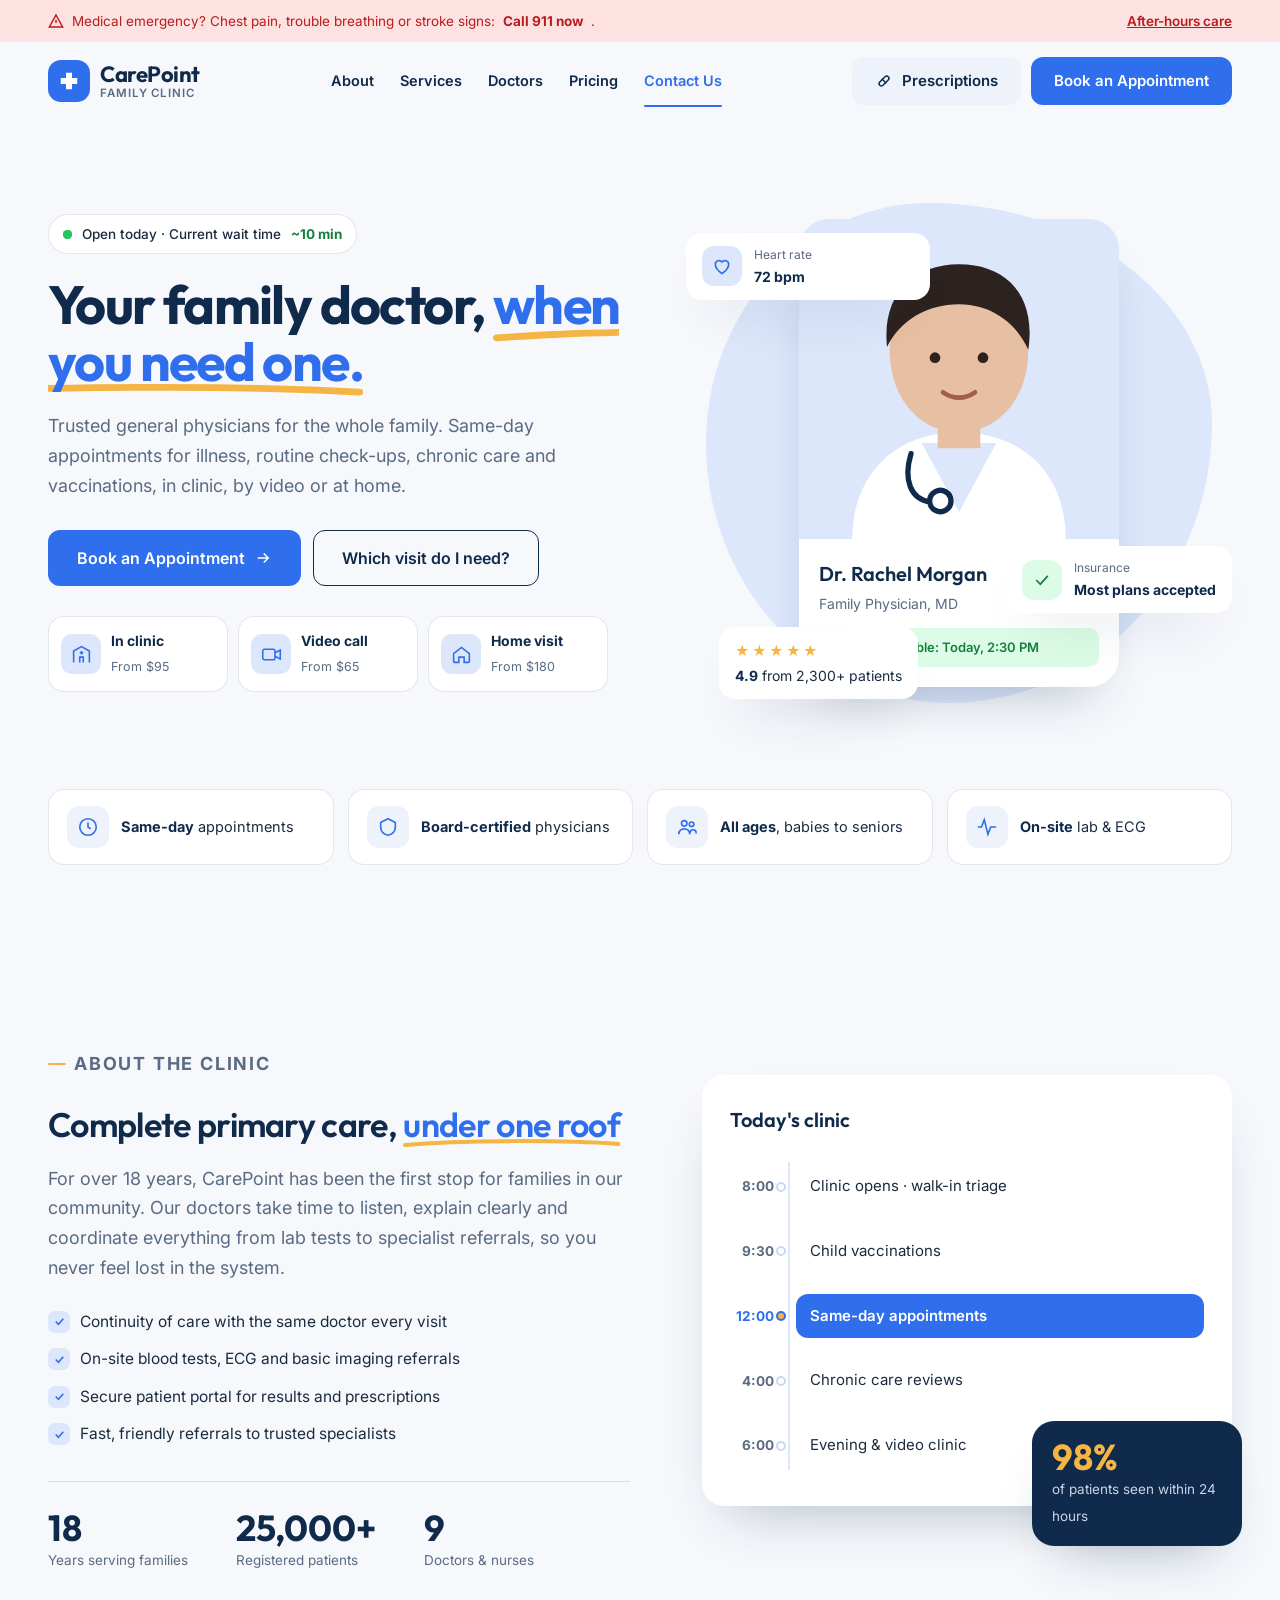
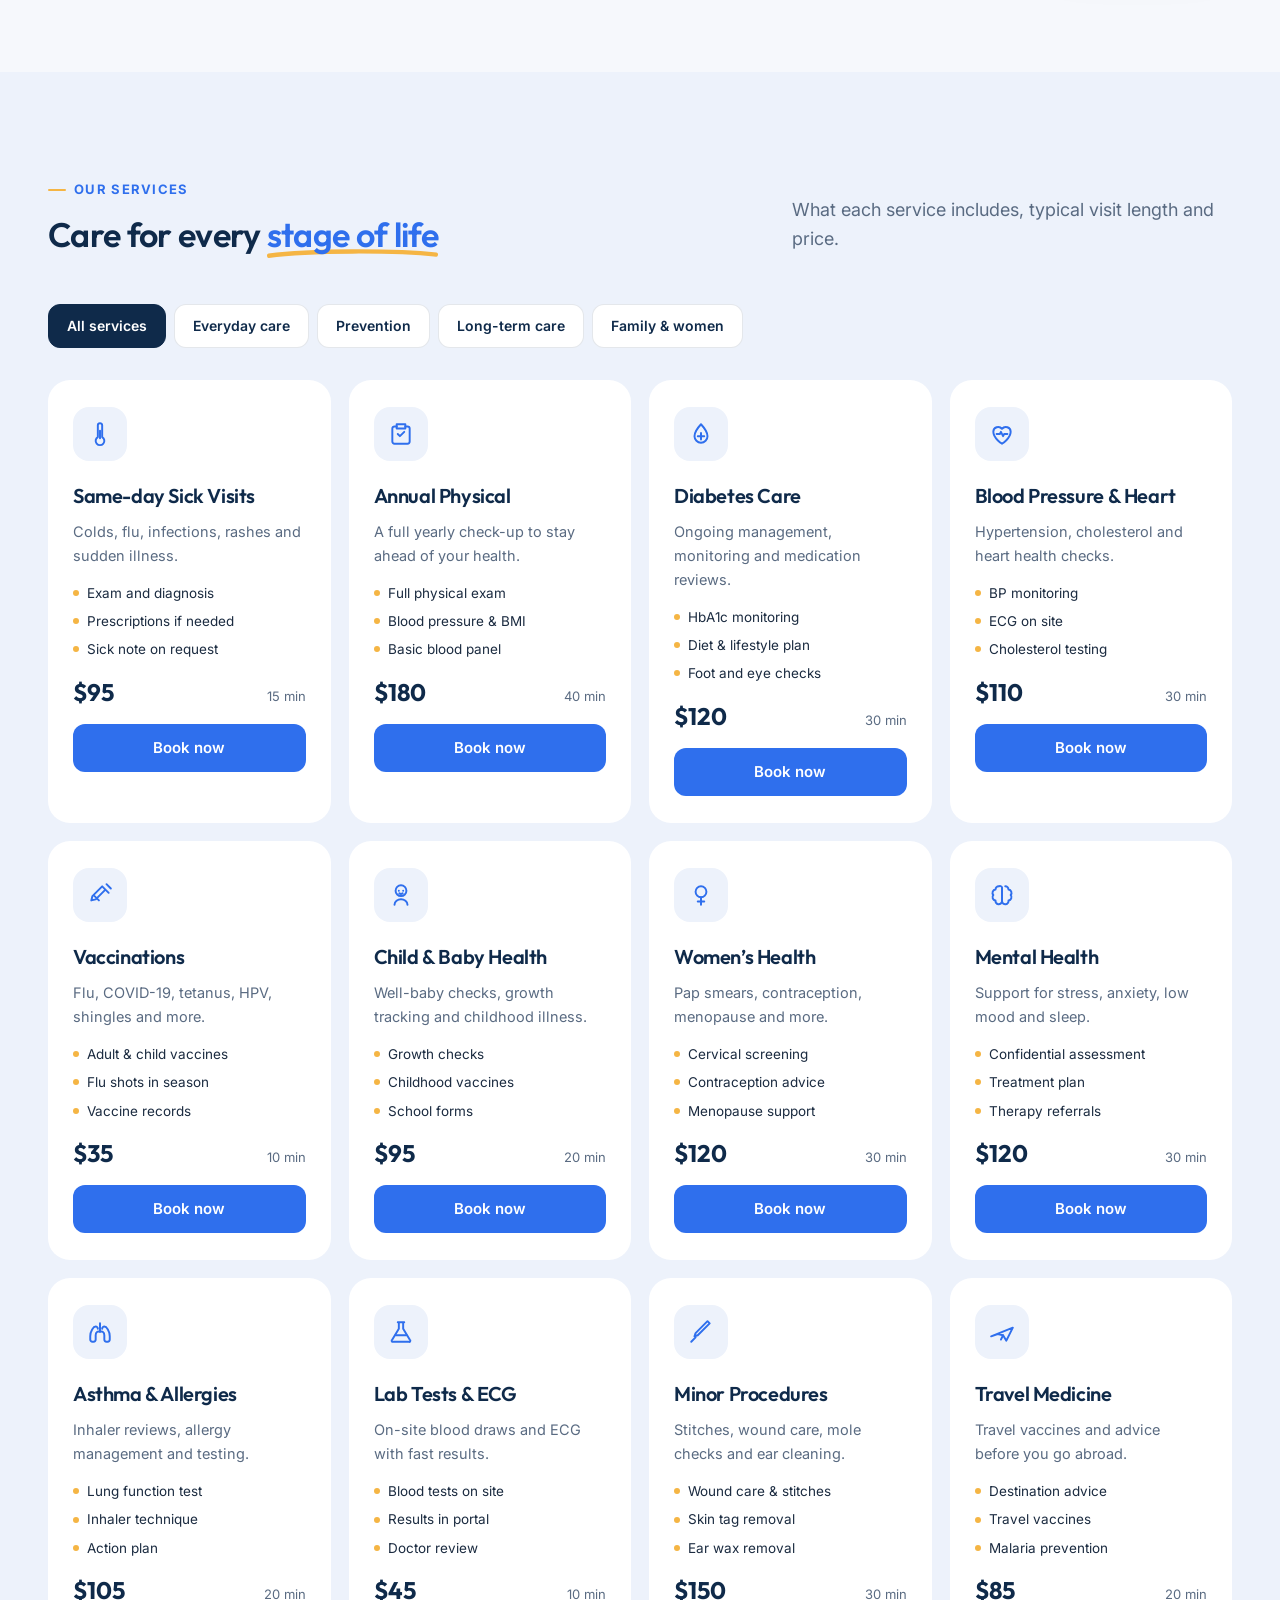
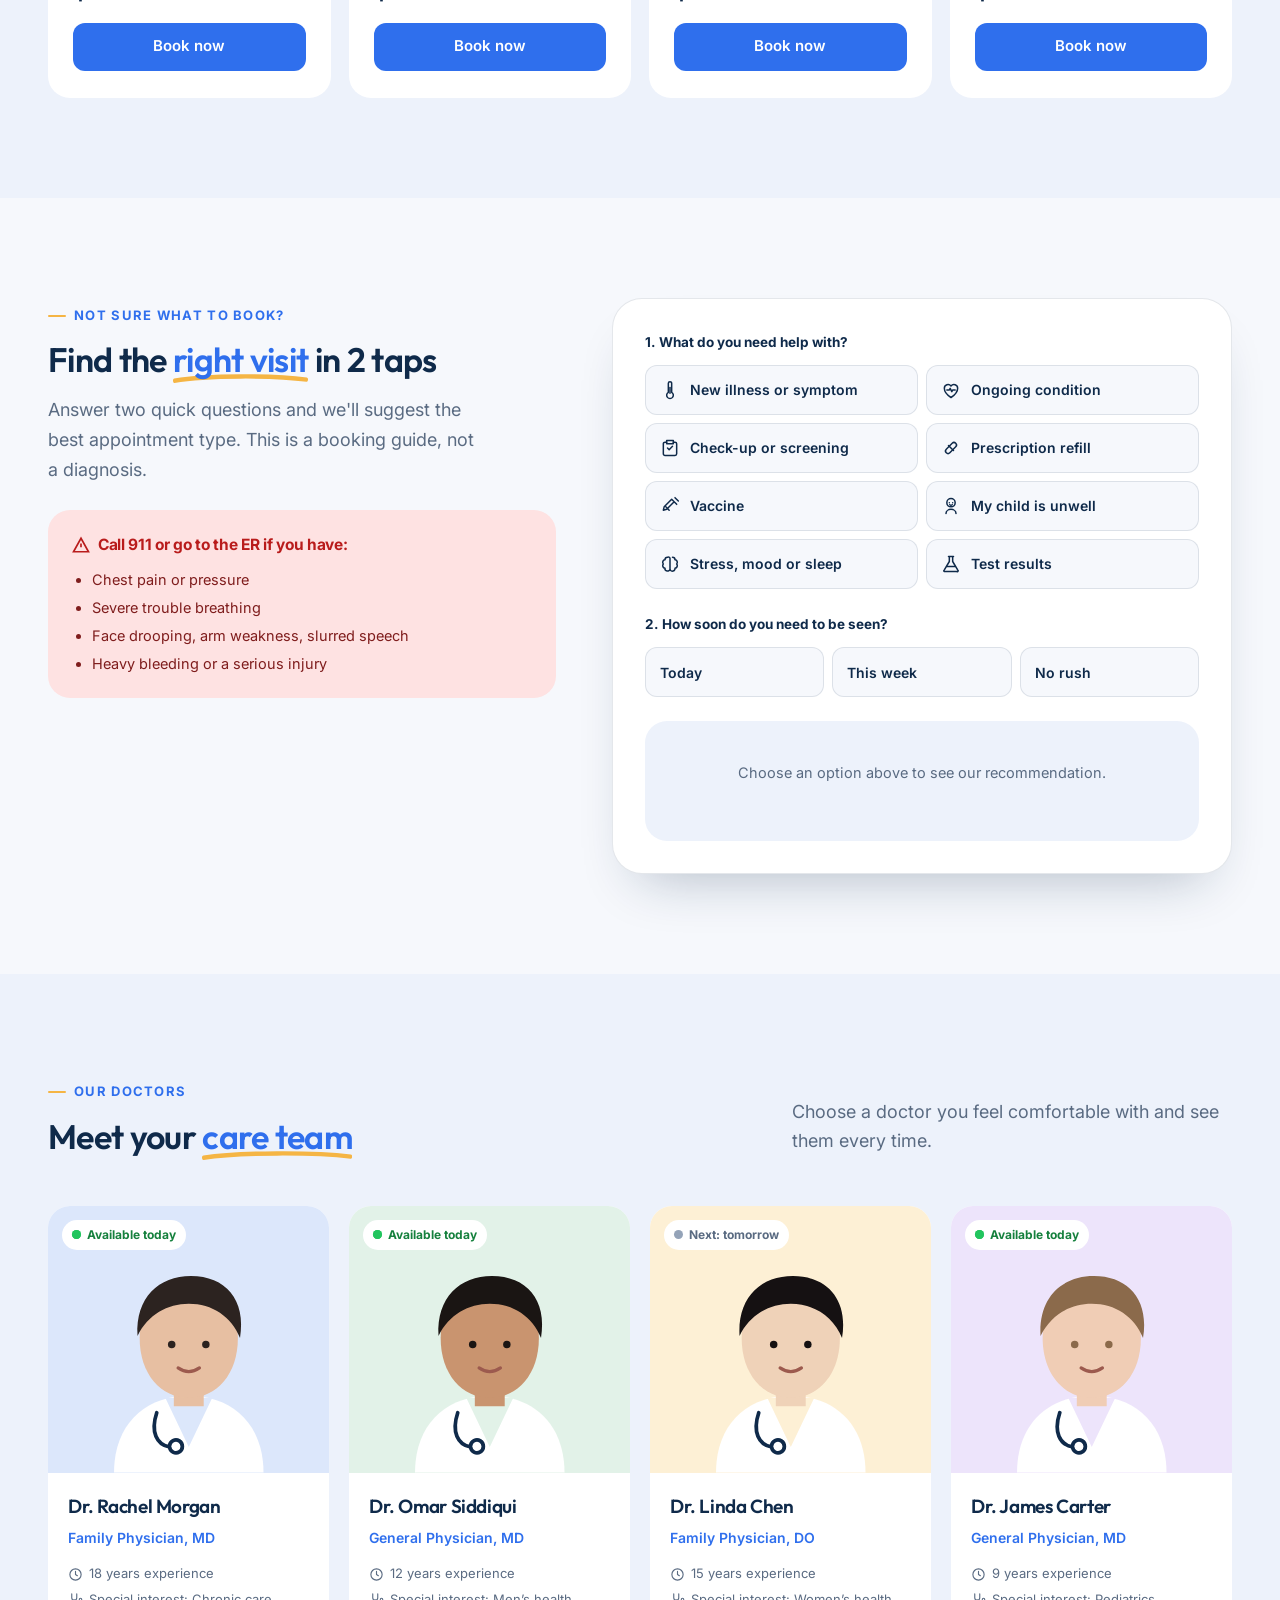
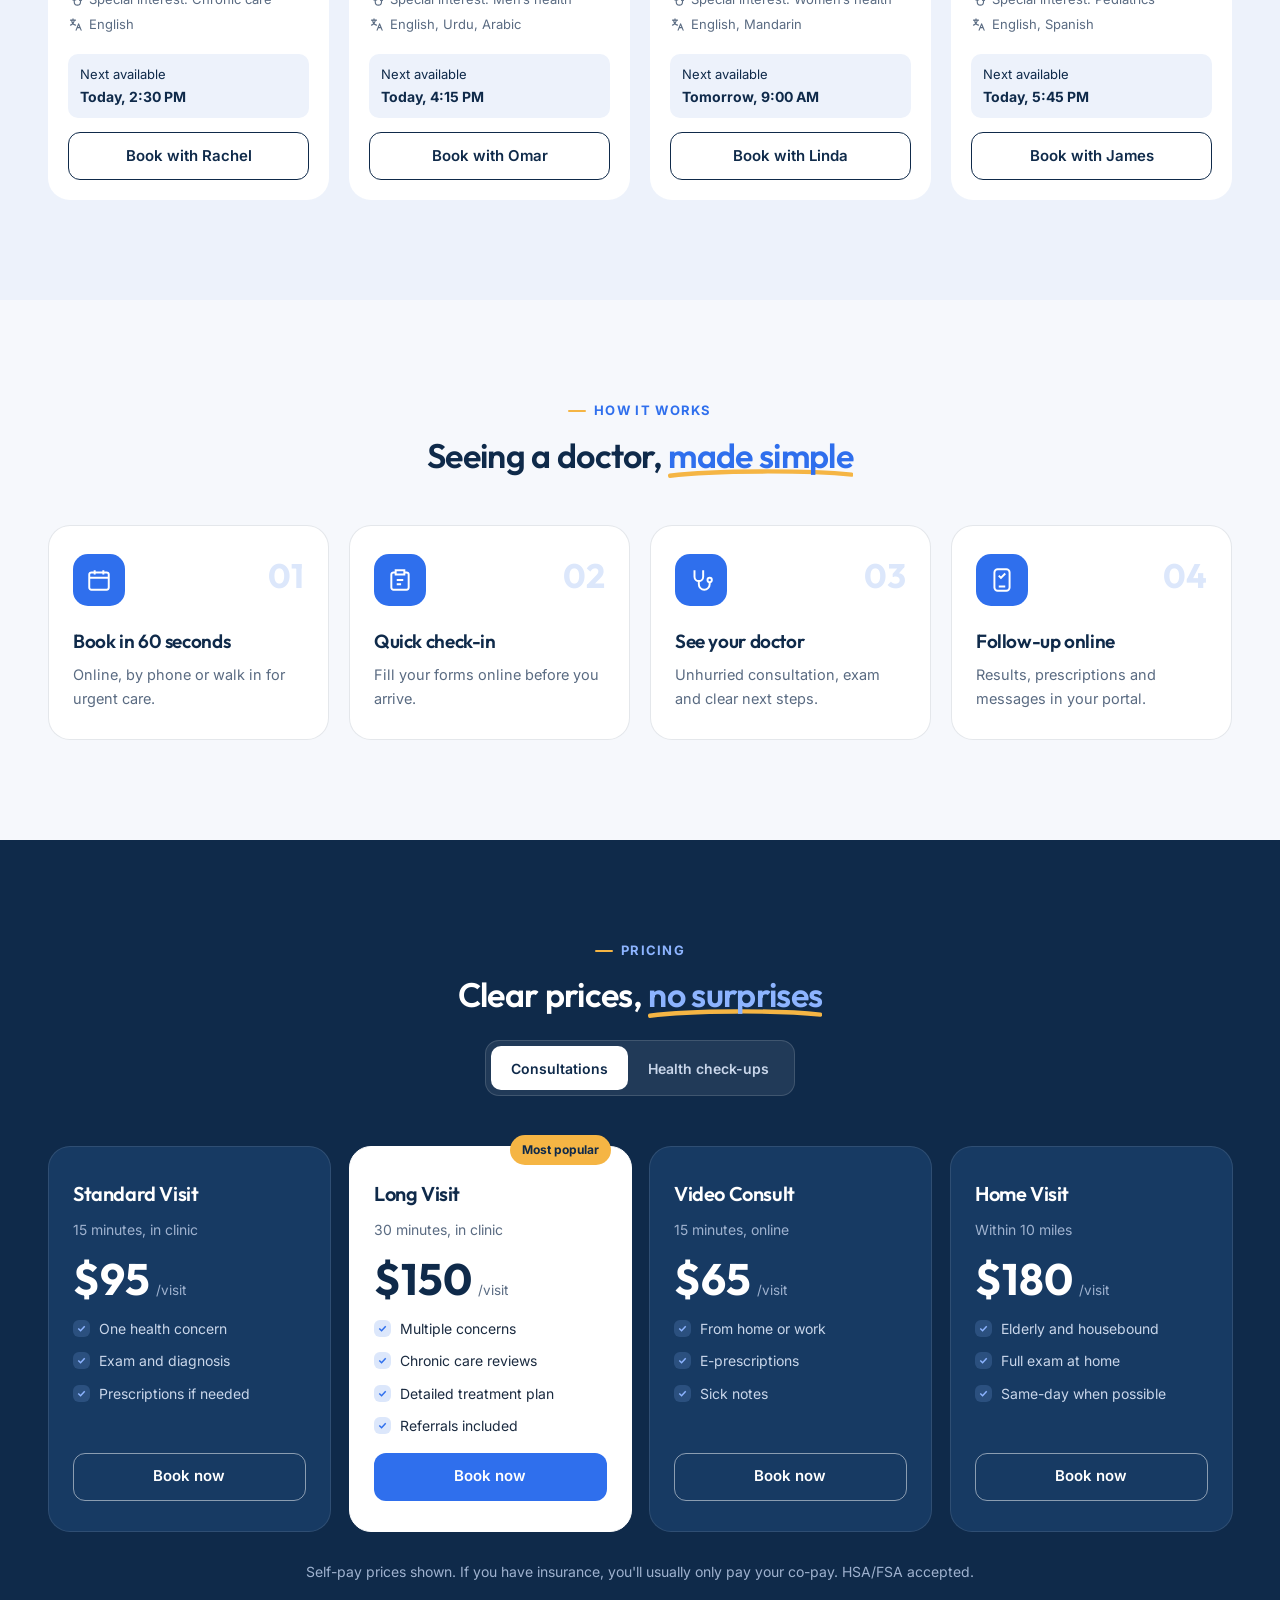
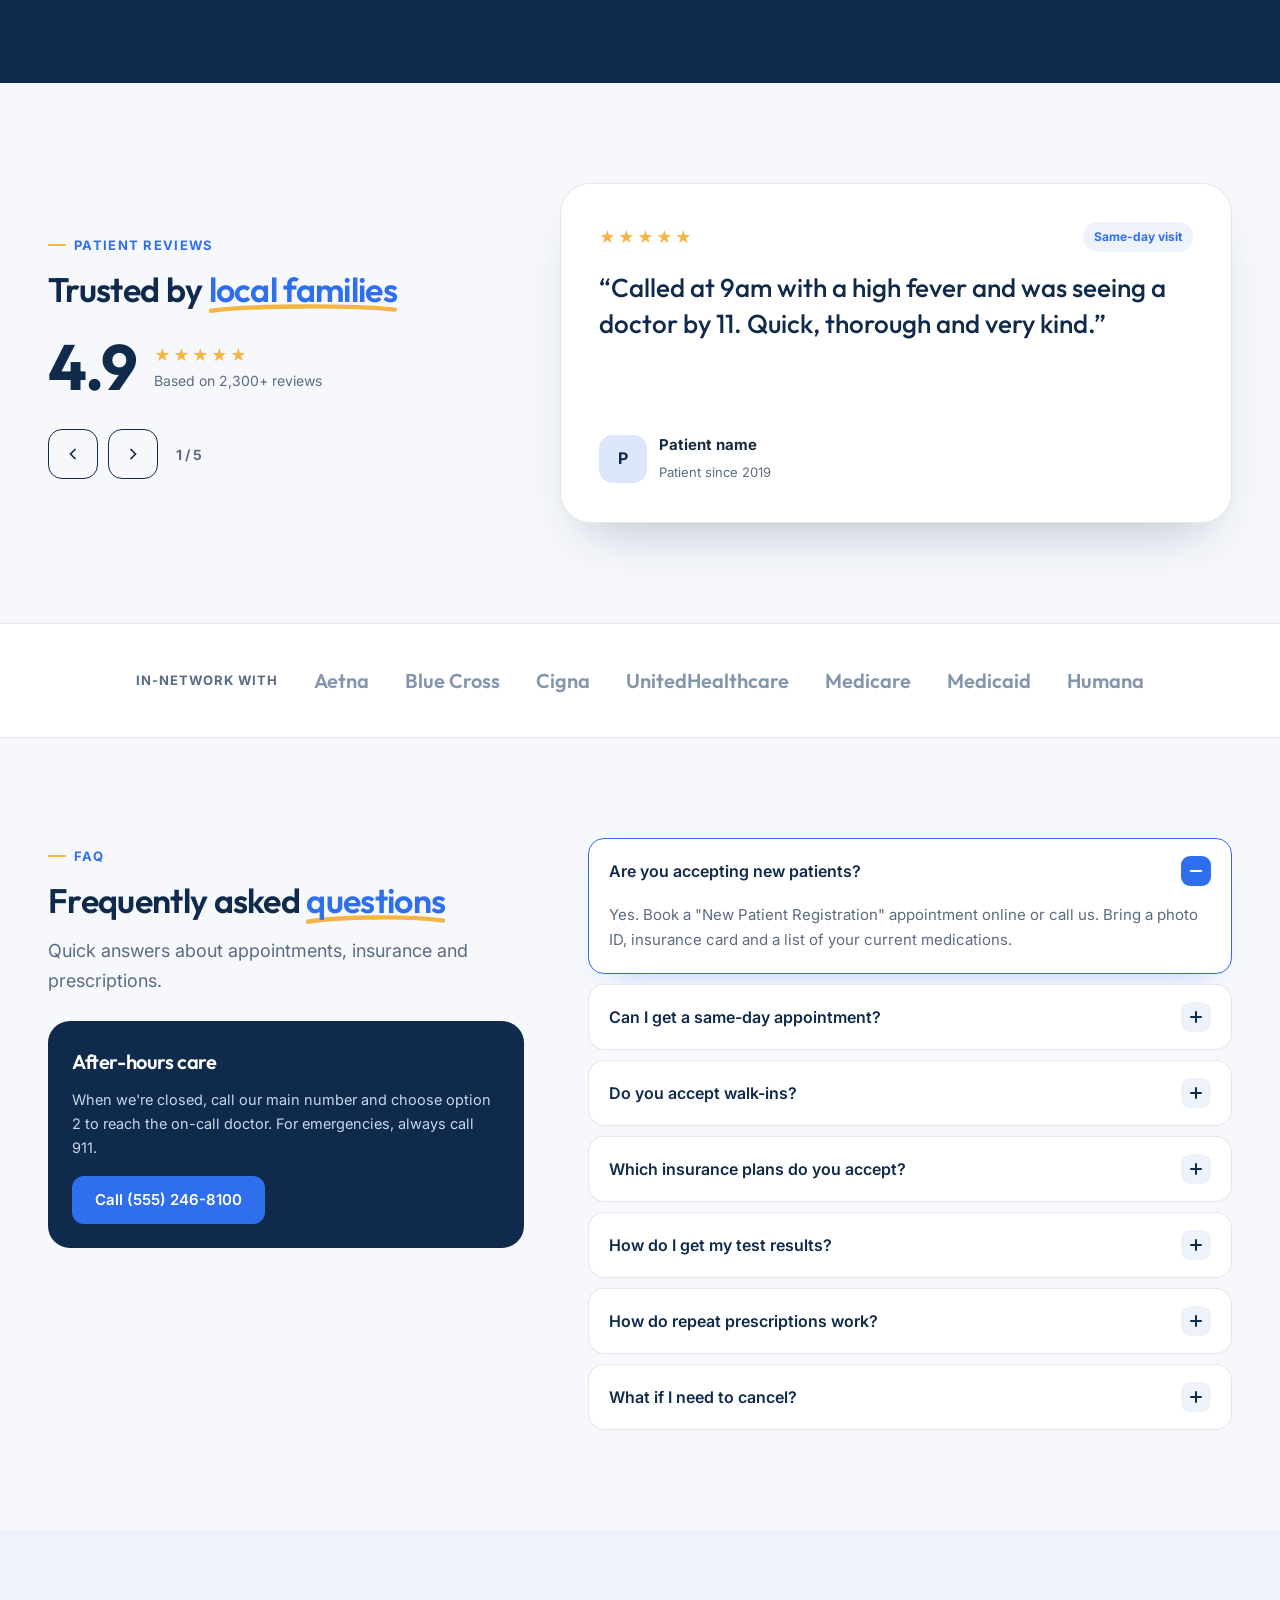
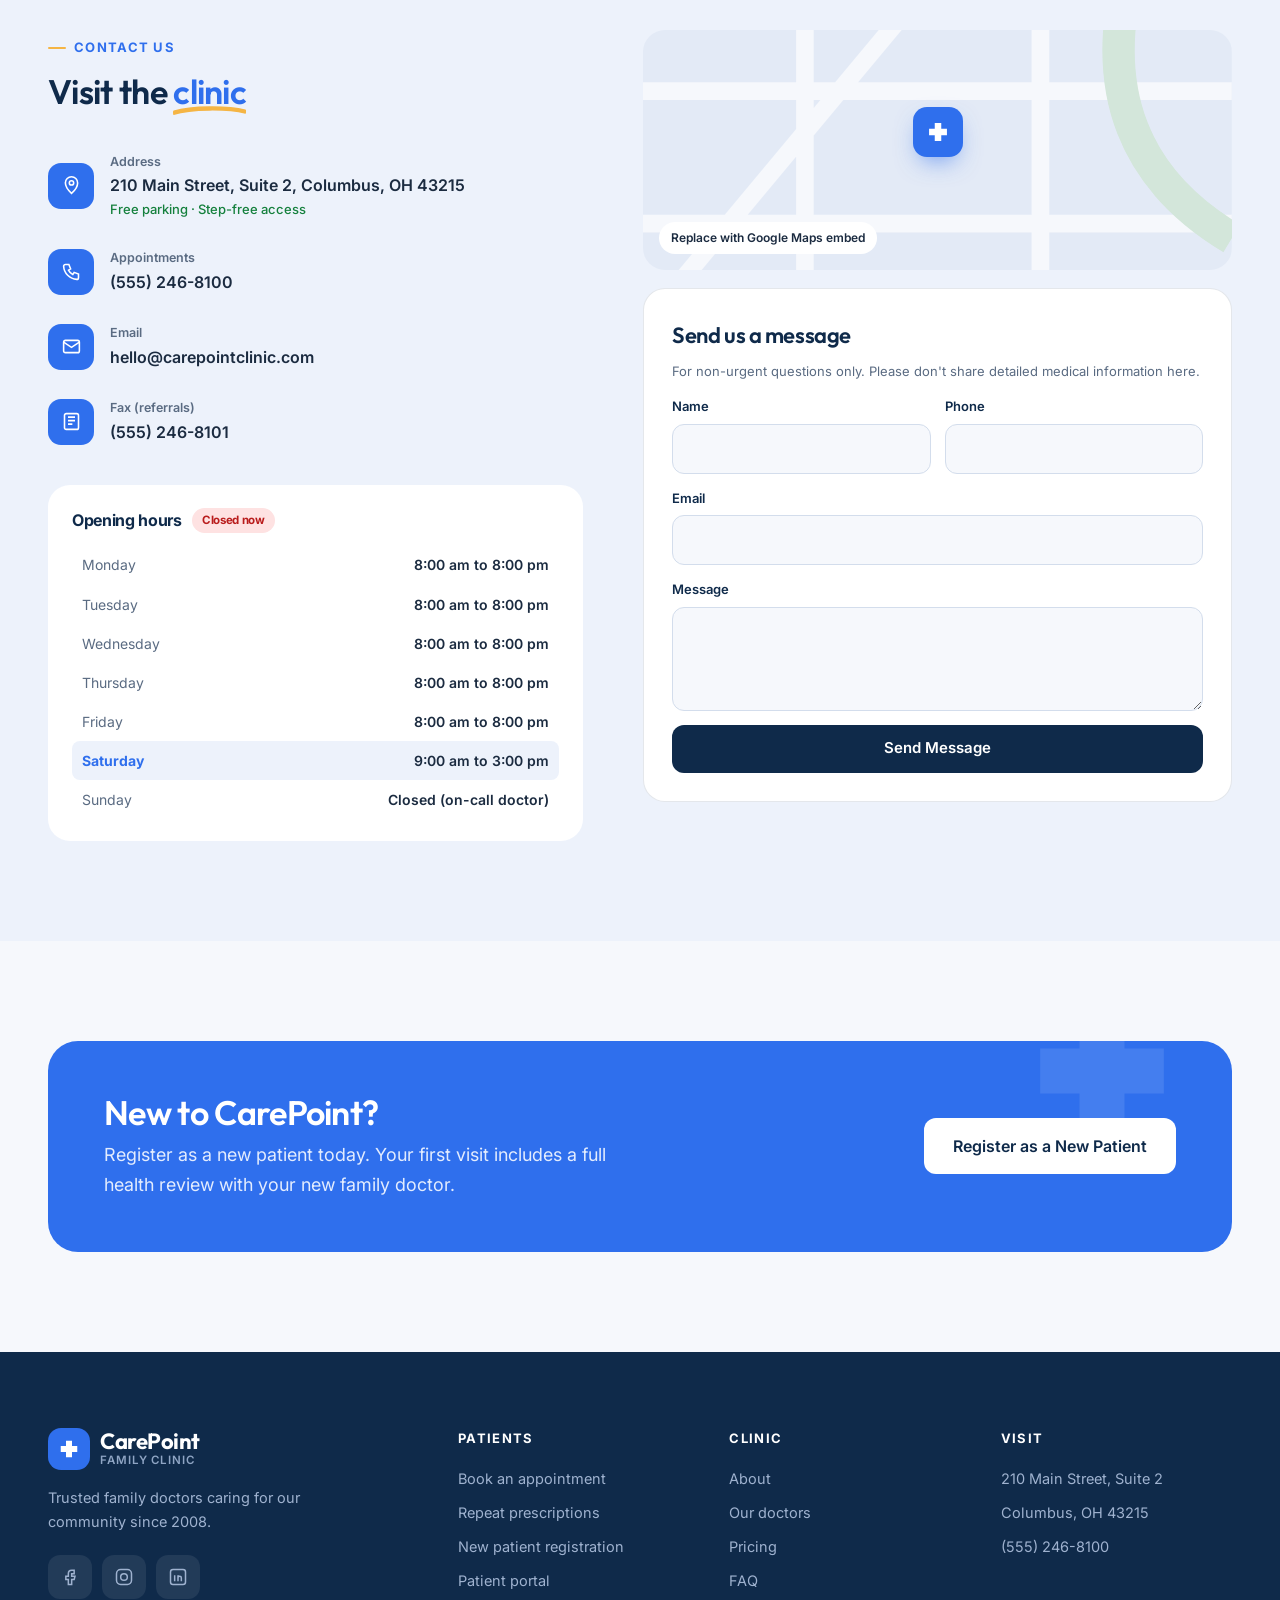
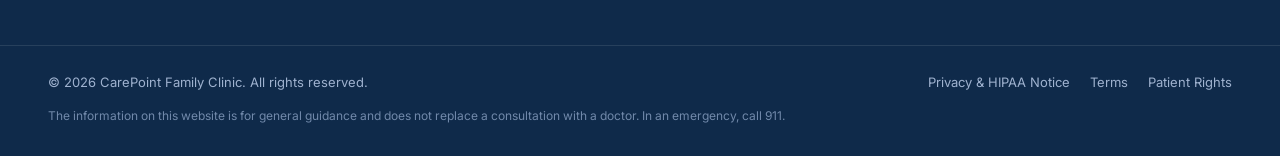
<file: general-physician/index.html>
<!doctype html>
<html lang="en">
<head>
<meta charset="utf-8">
<meta name="viewport" content="width=device-width, initial-scale=1">
<title>CarePoint Family Clinic | General Physician &amp; Family Doctor</title>
<meta name="description" content="Trusted family doctors for check-ups, illness, chronic conditions, vaccinations and health screenings. Same-day, video and home visit appointments.">
<meta name="theme-color" content="#0F2A4A">
<meta property="og:title" content="CarePoint Family Clinic | Your family doctor, when you need one">
<meta property="og:description" content="Same-day GP appointments in clinic, by video or at home.">
<meta property="og:type" content="website">
<link rel="preconnect" href="https://fonts.googleapis.com">
<link rel="preconnect" href="https://fonts.gstatic.com" crossorigin>
<link href="https://fonts.googleapis.com/css2?family=Outfit:wght@500;600;700&family=Inter:wght@400;500;600;700&display=swap" rel="stylesheet">
<link rel="stylesheet" href="style.css?v=1119k">
<script type="application/ld+json">
{
  "@context": "https://schema.org",
  "@type": "MedicalClinic",
  "medicalSpecialty": "PrimaryCare",
  "name": "CarePoint Family Clinic",
  "telephone": "+1-555-246-8100",
  "email": "hello@carepointclinic.com",
  "address": {"@type": "PostalAddress","streetAddress": "210 Main Street, Suite 2","addressLocality": "Columbus","addressRegion": "OH","postalCode": "43215","addressCountry": "US"},
  "openingHours": ["Mo-Fr 08:00-20:00","Sa 09:00-15:00"],
  "priceRange": "$$"
}
</script>
</head>
<body>
<a href="#main" class="skip">Skip to content</a>

<!-- ===== EMERGENCY BAR ===== -->
<div class="ebar" role="note">
  <div class="container ebar__inner">
    <p><svg width="16" height="16" viewBox="0 0 24 24" fill="none" stroke="currentColor" stroke-width="2.2" aria-hidden="true"><path d="M12 3l10 18H2Z"/><path d="M12 10v5M12 18h.01"/></svg> <span class="eb-long">Medical emergency? Chest pain, trouble breathing or stroke signs: </span><span class="eb-short">Chest pain or stroke signs? </span><strong>Call 911 now</strong>.</p>
    <a href="#after-hours" class="ebar__link">After-hours care</a>
  </div>
</div>

<!-- ===== NAVBAR ===== -->
<header class="nav" id="nav">
  <div class="container nav__inner">
    <a href="#top" class="logo" aria-label="CarePoint Family Clinic home">
      <span class="logo__mark" aria-hidden="true"><svg viewBox="0 0 32 32"><path d="M12 5h8v7h7v8h-7v7h-8v-7H5v-8h7Z" fill="currentColor"/></svg></span>
      <span class="logo__text">CarePoint<small>Family Clinic</small></span>
    </a>
    <nav class="menu" id="menu" aria-label="Main">
      <a href="#about">About</a>
      <a href="#services">Services</a>
      <a href="#doctors">Doctors</a>
      <a href="#packages">Pricing</a>
      <a href="#contact">Contact Us</a>
      <div class="menu__foot">
        <button type="button" class="btn btn--blue btn--block" data-book>Book an Appointment</button>
        <button type="button" class="btn btn--line btn--block" data-rx>Request Prescription</button>
        <a href="tel:+15552468100" class="btn btn--ghost btn--block">Call (555) 246-8100</a>
      </div>
    </nav>
    <div class="nav__right">
      <button type="button" class="btn btn--ghost nav__rx" data-rx>
        <svg width="18" height="18" viewBox="0 0 24 24" fill="none" stroke="currentColor" stroke-width="2" aria-hidden="true"><rect x="4" y="9" width="16" height="6" rx="3" transform="rotate(-45 12 12)"/><path d="M9 9l6 6"/></svg>
        Prescriptions
      </button>
      <button type="button" class="btn btn--blue nav__cta" data-book>Book an Appointment</button>
      <button type="button" class="burger" id="burger" aria-label="Open menu" aria-expanded="false" aria-controls="menu"><span></span><span></span><span></span></button>
    </div>
  </div>
</header>

<main id="main">

<!-- ===== HERO ===== -->
<section class="hero" id="top">
  <div class="container hero__grid">
    <div class="hero__copy">
      <p class="status fade d1"><span class="live" aria-hidden="true"></span> Open today · Current wait time <strong id="waitTime">~15 min</strong></p>
      <h1 class="fade d2">Your family doctor, <span class="u">when you need one.</span></h1>
      <p class="lead fade d3">Trusted general physicians for the whole family. Same-day appointments for illness, routine check-ups, chronic care and vaccinations, in clinic, by video or at home.</p>
      <div class="hero__btns fade d4">
        <button type="button" class="btn btn--blue btn--lg" data-book>Book an Appointment
          <svg width="18" height="18" viewBox="0 0 24 24" fill="none" stroke="currentColor" stroke-width="2" aria-hidden="true"><path d="M5 12h14M13 6l6 6-6 6"/></svg>
        </button>
        <a href="#helper" class="btn btn--line btn--lg">Which visit do I need?</a>
      </div>
      <div class="modes fade d4">
        <button type="button" class="mode" data-book data-mode="In clinic"><span class="mode__ic"><svg viewBox="0 0 24 24" fill="none" stroke="currentColor" stroke-width="1.8" aria-hidden="true"><path d="M3 21V8l9-5 9 5v13"/><path d="M10 21v-6h4v6M12 8v4M10 10h4"/></svg></span><span><strong>In clinic</strong><small>From $95</small></span></button>
        <button type="button" class="mode" data-book data-mode="Video call"><span class="mode__ic"><svg viewBox="0 0 24 24" fill="none" stroke="currentColor" stroke-width="1.8" aria-hidden="true"><rect x="2" y="6" width="14" height="12" rx="2"/><path d="M16 10l6-3v10l-6-3"/></svg></span><span><strong>Video call</strong><small>From $65</small></span></button>
        <button type="button" class="mode" data-book data-mode="Home visit"><span class="mode__ic"><svg viewBox="0 0 24 24" fill="none" stroke="currentColor" stroke-width="1.8" aria-hidden="true"><path d="M3 11l9-7 9 7v9a1 1 0 0 1-1 1h-5v-6h-6v6H4a1 1 0 0 1-1-1Z"/></svg></span><span><strong>Home visit</strong><small>From $180</small></span></button>
      </div>
    </div>

    <div class="hero__art fade d3" aria-hidden="true">
      <div class="hero__bg"></div>
      <div class="doc-card">
        <div class="doc-card__photo">
          <svg viewBox="0 0 240 240">
            <rect width="240" height="240" fill="#DCE7FB"/>
            <path d="M40 240c0-52 36-80 80-80s80 28 80 80Z" fill="#fff"/>
            <path d="M92 168l28 52 28-52" fill="#DCE7FB"/>
            <path d="M104 150h32v22h-32Z" fill="#E7BFA2"/>
            <path d="M120 40c-32 0-52 24-52 58 0 38 24 62 52 62s52-24 52-62c0-34-20-58-52-58Z" fill="#E7BFA2"/>
            <path d="M66 96c-4-40 20-62 54-62 36 0 58 24 52 64-10-22-30-34-52-34-24 0-44 12-54 32Z" fill="#2C2320"/>
            <circle cx="102" cy="104" r="4" fill="#2C2320"/><circle cx="138" cy="104" r="4" fill="#2C2320"/>
            <path d="M108 130q12 8 24 0" stroke="#A35D50" stroke-width="3.5" fill="none" stroke-linecap="round"/>
            <path d="M84 176c-6 20 0 34 14 36M98 212a8 8 0 1 0 0-1" stroke="#0F2A4A" stroke-width="4" fill="none" stroke-linecap="round"/>
          </svg>
          <img class="photo" src="https://images.unsplash.com/photo-1638202993928-7267aad84c31?auto=format&fit=crop&q=80&w=700" alt="Family doctor holding a stethoscope" loading="lazy" decoding="async" onerror="this.remove()">
        </div>
        <div class="doc-card__body">
          <strong>Dr. Rachel Morgan</strong><span>Family Physician, MD</span>
          <p class="avail"><span class="live" aria-hidden="true"></span> Next available: Today, 2:30 PM</p>
        </div>
      </div>
      <div class="fcard fcard--a floatA"><span class="fcard__ic"><svg width="20" height="20" viewBox="0 0 24 24" fill="none" stroke="currentColor" stroke-width="2"><path d="M12 21s-8-5-8-11a4.5 4.5 0 0 1 8-2.8A4.5 4.5 0 0 1 20 10c0 6-8 11-8 11Z"/></svg></span><span><small>Heart rate</small><strong>72 bpm</strong></span>
        <svg class="ecg" viewBox="0 0 120 30"><path d="M0 15h30l6-10 6 20 6-14 4 4h68" fill="none" stroke="#2F6FED" stroke-width="2.2" stroke-linejoin="round"/></svg>
      </div>
      <div class="fcard fcard--b floatB"><span class="fcard__ic fcard__ic--green"><svg width="20" height="20" viewBox="0 0 24 24" fill="none" stroke="currentColor" stroke-width="2"><path d="M5 12l5 5 9-10"/></svg></span><span><small>Insurance</small><strong>Most plans accepted</strong></span></div>
      <div class="fcard fcard--c floatA"><span class="stars">★★★★★</span><span><strong>4.9</strong> from 2,300+ patients</span></div>
    </div>
  </div>

  <div class="container">
    <ul class="trust reveal">
      <li><span class="trust__ic"><svg viewBox="0 0 24 24" fill="none" stroke="currentColor" stroke-width="1.8" aria-hidden="true"><circle cx="12" cy="12" r="9"/><path d="M12 7v5l3 2"/></svg></span><span><strong>Same-day</strong> appointments</span></li>
      <li><span class="trust__ic"><svg viewBox="0 0 24 24" fill="none" stroke="currentColor" stroke-width="1.8" aria-hidden="true"><path d="M12 3l8 4v5c0 5-3.5 8-8 9-4.5-1-8-4-8-9V7l8-4Z"/></svg></span><span><strong>Board-certified</strong> physicians</span></li>
      <li><span class="trust__ic"><svg viewBox="0 0 24 24" fill="none" stroke="currentColor" stroke-width="1.8" aria-hidden="true"><circle cx="9" cy="8" r="3"/><circle cx="17" cy="9" r="2.5"/><path d="M3 20c0-4 3-6 6-6s6 2 6 6M15 20c0-3 1.5-5 4-5s3 1.5 3 4"/></svg></span><span><strong>All ages</strong>, babies to seniors</span></li>
      <li><span class="trust__ic"><svg viewBox="0 0 24 24" fill="none" stroke="currentColor" stroke-width="1.8" aria-hidden="true"><path d="M2 12h4l3-8 4 16 3-8h6"/></svg></span><span><strong>On-site</strong> lab &amp; ECG</span></li>
    </ul>
  </div>
</section>

<!-- ===== ABOUT ===== -->
<section class="section container about" id="about">
  <div class="about__copy reveal">
    <p class="eyebrow">About the clinic</p>
    <h2>Complete primary care, <span class="u">under one roof</span></h2>
    <p>For over 18 years, CarePoint has been the first stop for families in our community. Our doctors take time to listen, explain clearly and coordinate everything from lab tests to specialist referrals, so you never feel lost in the system.</p>
    <ul class="checks">
      <li>Continuity of care with the same doctor every visit</li>
      <li>On-site blood tests, ECG and basic imaging referrals</li>
      <li>Secure patient portal for results and prescriptions</li>
      <li>Fast, friendly referrals to trusted specialists</li>
    </ul>
    <div class="about__nums">
      <div><strong data-count="18">0</strong><span>Years serving families</span></div>
      <div><strong data-count="25000" data-suffix="+">0</strong><span>Registered patients</span></div>
      <div><strong data-count="9">0</strong><span>Doctors &amp; nurses</span></div>
    </div>
  </div>
  <div class="about__visual reveal" aria-hidden="true">
    <div class="about__card about__card--main">
      <div class="about__banner"><img class="photo" src="https://images.unsplash.com/photo-1758691463331-2ac00e6f676f?auto=format&fit=crop&q=80&w=1000" alt="Doctor examining a young boy with his mother present" loading="lazy" decoding="async" onerror="this.parentNode.remove()"></div>
      <p class="about__card-t">Today's clinic</p>
      <ul class="timeline">
        <li><span>8:00</span><p>Clinic opens · walk-in triage</p></li>
        <li><span>9:30</span><p>Child vaccinations</p></li>
        <li class="now"><span>12:00</span><p>Same-day appointments</p></li>
        <li><span>4:00</span><p>Chronic care reviews</p></li>
        <li><span>6:00</span><p>Evening &amp; video clinic</p></li>
      </ul>
    </div>
    <div class="about__card about__card--mini floatB"><strong>98%</strong><span>of patients seen within 24 hours</span></div>
  </div>
</section>

<!-- ===== SERVICES ===== -->
<section class="section section--tint" id="services">
  <div class="container">
    <div class="head head--split reveal">
      <div><p class="eyebrow">Our services</p><h2>Care for every <span class="u">stage of life</span></h2></div>
      <p class="sub">What each service includes, typical visit length and price.</p>
    </div>
    <div class="tabs reveal" role="tablist" aria-label="Filter services" id="tabs">
      <button type="button" role="tab" aria-selected="true" data-filter="all">All services</button>
      <button type="button" role="tab" aria-selected="false" data-filter="everyday">Everyday care</button>
      <button type="button" role="tab" aria-selected="false" data-filter="prevent">Prevention</button>
      <button type="button" role="tab" aria-selected="false" data-filter="chronic">Long-term care</button>
      <button type="button" role="tab" aria-selected="false" data-filter="family">Family &amp; women</button>
    </div>
    <div class="sgrid" id="sgrid"></div>
  </div>
</section>

<!-- ===== HELPER: WHICH APPOINTMENT ===== -->
<section class="section container" id="helper">
  <div class="helper reveal">
    <div class="helper__intro">
      <p class="eyebrow">Not sure what to book?</p>
      <h2>Find the <span class="u">right visit</span> in 2 taps</h2>
      <p class="sub">Answer two quick questions and we'll suggest the best appointment type. This is a booking guide, not a diagnosis.</p>
      <div class="redflag">
        <h3><svg width="18" height="18" viewBox="0 0 24 24" fill="none" stroke="currentColor" stroke-width="2.2" aria-hidden="true"><path d="M12 3l10 18H2Z"/><path d="M12 10v5M12 18h.01"/></svg> Call 911 or go to the ER if you have:</h3>
        <ul><li>Chest pain or pressure</li><li>Severe trouble breathing</li><li>Face drooping, arm weakness, slurred speech</li><li>Heavy bleeding or a serious injury</li></ul>
      </div>
    </div>
    <div class="helper__box" id="helperBox">
      <p class="label">1. What do you need help with?</p>
      <div class="opts" id="needOpts"></div>
      <p class="label label--mt">2. How soon do you need to be seen?</p>
      <div class="opts opts--3" id="urgOpts"></div>
      <div class="result" id="helperResult" aria-live="polite">
        <p class="result__empty">Choose an option above to see our recommendation.</p>
      </div>
    </div>
  </div>
</section>

<!-- ===== DOCTORS ===== -->
<section class="section section--tint" id="doctors">
  <div class="container">
    <div class="head head--split reveal">
      <div><p class="eyebrow">Our doctors</p><h2>Meet your <span class="u">care team</span></h2></div>
      <p class="sub">Choose a doctor you feel comfortable with and see them every time.</p>
    </div>
    <div class="docs" id="docGrid"></div>
  </div>
</section>

<!-- ===== HOW IT WORKS ===== -->
<section class="section container" id="how">
  <div class="head center reveal">
    <p class="eyebrow">How it works</p>
    <h2>Seeing a doctor, <span class="u">made simple</span></h2>
  </div>
  <ol class="how">
    <li class="reveal"><span class="how__ic"><svg viewBox="0 0 24 24" fill="none" stroke="currentColor" stroke-width="1.8" aria-hidden="true"><rect x="3" y="5" width="18" height="16" rx="2"/><path d="M3 10h18M8 3v4M16 3v4"/></svg></span><h3>Book in 60 seconds</h3><p>Online, by phone or walk in for urgent care.</p></li>
    <li class="reveal"><span class="how__ic"><svg viewBox="0 0 24 24" fill="none" stroke="currentColor" stroke-width="1.8" aria-hidden="true"><path d="M8 3h8v4H8Z"/><path d="M16 5h2a2 2 0 0 1 2 2v12a2 2 0 0 1-2 2H6a2 2 0 0 1-2-2V7a2 2 0 0 1 2-2h2M9 12h6M9 16h4"/></svg></span><h3>Quick check-in</h3><p>Fill your forms online before you arrive.</p></li>
    <li class="reveal"><span class="how__ic"><svg viewBox="0 0 24 24" fill="none" stroke="currentColor" stroke-width="1.8" aria-hidden="true"><path d="M6 3v6a4 4 0 0 0 8 0V3"/><path d="M10 13v3a5 5 0 0 0 10 0v-2"/><circle cx="20" cy="12" r="2"/></svg></span><h3>See your doctor</h3><p>Unhurried consultation, exam and clear next steps.</p></li>
    <li class="reveal"><span class="how__ic"><svg viewBox="0 0 24 24" fill="none" stroke="currentColor" stroke-width="1.8" aria-hidden="true"><rect x="5" y="2" width="14" height="20" rx="3"/><path d="M9 18h6M9 8l2 2 4-4"/></svg></span><h3>Follow-up online</h3><p>Results, prescriptions and messages in your portal.</p></li>
  </ol>
</section>

<!-- ===== PACKAGES / PRICING ===== -->
<section class="section section--navy" id="packages">
  <div class="container">
    <div class="head center reveal">
      <p class="eyebrow eyebrow--light">Pricing</p>
      <h2>Clear prices, <span class="u u--light">no surprises</span></h2>
      <div class="toggle" role="group" aria-label="Price type">
        <button type="button" class="active" data-ptab="visits" aria-pressed="true">Consultations</button>
        <button type="button" data-ptab="checks" aria-pressed="false">Health check-ups</button>
      </div>
    </div>
    <div class="plans" id="plans"></div>
    <p class="plans__note reveal">Self-pay prices shown. If you have insurance, you'll usually only pay your co-pay. HSA/FSA accepted.</p>
  </div>
</section>

<!-- ===== TESTIMONIALS ===== -->
<!-- NOTE: sample reviews for layout. Replace with real, verified patient reviews before launch. -->
<section class="section container" id="reviews">
  <div class="reviews">
    <div class="reviews__intro reveal">
      <p class="eyebrow">Patient reviews</p>
      <h2>Trusted by <span class="u">local families</span></h2>
      <div class="score">
        <strong>4.9</strong>
        <div><span class="stars">★★★★★</span><small>Based on 2,300+ reviews</small></div>
      </div>
      <div class="rev-ctrl">
        <button type="button" class="round" id="prev" aria-label="Previous review"><svg width="20" height="20" viewBox="0 0 24 24" fill="none" stroke="currentColor" stroke-width="2" aria-hidden="true"><path d="M15 6l-6 6 6 6"/></svg></button>
        <button type="button" class="round" id="next" aria-label="Next review"><svg width="20" height="20" viewBox="0 0 24 24" fill="none" stroke="currentColor" stroke-width="2" aria-hidden="true"><path d="M9 6l6 6-6 6"/></svg></button>
        <span class="rev-count" id="revCount" aria-live="polite">1 / 5</span>
      </div>
    </div>
    <div class="rev-stage reveal" id="revStage"></div>
  </div>
</section>

<!-- ===== INSURANCE ===== -->
<div class="insure">
  <div class="container insure__inner">
    <p>In-network with</p>
    <ul><li>Aetna</li><li>Blue Cross</li><li>Cigna</li><li>UnitedHealthcare</li><li>Medicare</li><li>Medicaid</li><li>Humana</li></ul>
  </div>
</div>

<!-- ===== FAQ ===== -->
<section class="section container faq" id="faq">
  <div class="faq__intro reveal">
    <p class="eyebrow">FAQ</p>
    <h2>Frequently asked <span class="u">questions</span></h2>
    <p class="sub">Quick answers about appointments, insurance and prescriptions.</p>
      <div class="faq__img"><img src="https://images.unsplash.com/photo-1666886573531-48d2e3c2b684?auto=format&fit=crop&q=80&w=900" alt="Doctor showing a patient information on a tablet" loading="lazy" decoding="async" onerror="this.parentNode.remove()"></div>
    <div class="faq__card" id="after-hours">
      <h3>After-hours care</h3>
      <p>When we're closed, call our main number and choose option 2 to reach the on-call doctor. For emergencies, always call 911.</p>
      <a href="tel:+15552468100" class="btn btn--blue">Call (555) 246-8100</a>
    </div>
  </div>
  <div class="faq__list reveal" id="faqList"></div>
</section>

<!-- ===== CONTACT ===== -->
<section class="section section--tint" id="contact">
  <div class="container contact">
    <div class="contact__info reveal">
      <p class="eyebrow">Contact us</p>
      <h2>Visit the <span class="u">clinic</span></h2>
      <ul class="info">
        <li><span class="info__ic"><svg viewBox="0 0 24 24" fill="none" stroke="currentColor" stroke-width="1.8" aria-hidden="true"><path d="M12 21s-7-6.2-7-12a7 7 0 0 1 14 0c0 5.8-7 12-7 12Z"/><circle cx="12" cy="9" r="2.5"/></svg></span><span><small>Address</small>210 Main Street, Suite 2, Columbus, OH 43215<em>Free parking · Step-free access</em></span></li>
        <li><span class="info__ic"><svg viewBox="0 0 24 24" fill="none" stroke="currentColor" stroke-width="1.8" aria-hidden="true"><path d="M5 4h4l2 5-2.5 1.5a11 11 0 0 0 5 5L15 13l5 2v4a2 2 0 0 1-2 2A16 16 0 0 1 3 6a2 2 0 0 1 2-2Z"/></svg></span><span><small>Appointments</small><a href="tel:+15552468100">(555) 246-8100</a></span></li>
        <li><span class="info__ic"><svg viewBox="0 0 24 24" fill="none" stroke="currentColor" stroke-width="1.8" aria-hidden="true"><rect x="3" y="5" width="18" height="14" rx="2"/><path d="M3 7l9 6 9-6"/></svg></span><span><small>Email</small><a href="mailto:hello@carepointclinic.com">hello@carepointclinic.com</a></span></li>
        <li><span class="info__ic"><svg viewBox="0 0 24 24" fill="none" stroke="currentColor" stroke-width="1.8" aria-hidden="true"><rect x="4" y="3" width="16" height="18" rx="2"/><path d="M8 7h8M8 11h8M8 15h5"/></svg></span><span><small>Fax (referrals)</small>(555) 246-8101</span></li>
      </ul>
      <div class="hours">
        <h3>Opening hours <span class="open-now" id="openNow"></span></h3>
        <dl id="hoursList">
          <div data-day="1"><dt>Monday</dt><dd>8:00 am to 8:00 pm</dd></div>
          <div data-day="2"><dt>Tuesday</dt><dd>8:00 am to 8:00 pm</dd></div>
          <div data-day="3"><dt>Wednesday</dt><dd>8:00 am to 8:00 pm</dd></div>
          <div data-day="4"><dt>Thursday</dt><dd>8:00 am to 8:00 pm</dd></div>
          <div data-day="5"><dt>Friday</dt><dd>8:00 am to 8:00 pm</dd></div>
          <div data-day="6"><dt>Saturday</dt><dd>9:00 am to 3:00 pm</dd></div>
          <div data-day="0"><dt>Sunday</dt><dd>Closed (on-call doctor)</dd></div>
        </dl>
      </div>
    </div>
    <div class="contact__side reveal">
      <div class="map" role="img" aria-label="Map placeholder">
        <svg viewBox="0 0 400 240" preserveAspectRatio="xMidYMid slice" aria-hidden="true"><rect width="400" height="240" fill="#E3EAF6"/><path d="M0 80H400M0 170H400M110 0V240M270 0V240M0 240L200 0" stroke="#F6F8FC" stroke-width="12" fill="none"/><path d="M330 0Q300 120 400 180" stroke="#D3E6DA" stroke-width="22" fill="none"/></svg>
        <span class="map__pin"><svg viewBox="0 0 32 32" aria-hidden="true"><path d="M12 5h8v7h7v8h-7v7h-8v-7H5v-8h7Z" fill="currentColor"/></svg></span>
        <span class="map__label">Replace with Google Maps embed</span>
      </div>
      <form class="form" id="contactForm" novalidate>
        <h3 class="full">Send us a message</h3>
        <p class="form__hint full">For non-urgent questions only. Please don't share detailed medical information here.</p>
        <label>Name<input type="text" name="name" required autocomplete="name"><span class="err">Please enter your name</span></label>
        <label>Phone<input type="tel" name="phone" autocomplete="tel"></label>
        <label class="full">Email<input type="email" name="email" required autocomplete="email"><span class="err">Please enter a valid email</span></label>
        <label class="full">Message<textarea name="message" rows="4" required></textarea><span class="err">Please add a short message</span></label>
        <button type="submit" class="btn btn--navy btn--block full">Send Message</button>
        <p class="form__ok full" hidden role="status">Thanks! Our front desk will reply within one business day.</p>
      </form>
    </div>
  </div>
</section>

<!-- ===== CTA ===== -->
<section class="container cta-wrap">
  <div class="cta reveal">
    <div class="cta__copy">
      <h2>New to CarePoint?</h2>
      <p>Register as a new patient today. Your first visit includes a full health review with your new family doctor.</p>
    </div>
    <div class="cta__btns">
      <button type="button" class="btn btn--white btn--lg" data-book data-reason="New Patient Registration">Register as a New Patient</button>
    </div>
  </div>
</section>

</main>

<!-- ===== FOOTER ===== -->
<footer class="footer">
  <div class="container footer__grid">
    <div class="footer__brand">
      <a href="#top" class="logo logo--light"><span class="logo__mark" aria-hidden="true"><svg viewBox="0 0 32 32"><path d="M12 5h8v7h7v8h-7v7h-8v-7H5v-8h7Z" fill="currentColor"/></svg></span><span class="logo__text">CarePoint<small>Family Clinic</small></span></a>
      <p>Trusted family doctors caring for our community since 2008.</p>
      <div class="socials">
        <a href="#" aria-label="Facebook"><svg viewBox="0 0 24 24" fill="none" stroke="currentColor" stroke-width="1.8" aria-hidden="true"><path d="M14 8h3V4h-3a4 4 0 0 0-4 4v3H7v4h3v6h4v-6h3l1-4h-4V8Z"/></svg></a>
        <a href="#" aria-label="Instagram"><svg viewBox="0 0 24 24" fill="none" stroke="currentColor" stroke-width="1.8" aria-hidden="true"><rect x="3" y="3" width="18" height="18" rx="5"/><circle cx="12" cy="12" r="4"/></svg></a>
        <a href="#" aria-label="LinkedIn"><svg viewBox="0 0 24 24" fill="none" stroke="currentColor" stroke-width="1.8" aria-hidden="true"><rect x="3" y="3" width="18" height="18" rx="3"/><path d="M8 10v7M8 7v.01M12 17v-4a2 2 0 0 1 4 0v4M12 10v7"/></svg></a>
      </div>
    </div>
    <div><h3>Patients</h3><ul><li><a href="#" data-book>Book an appointment</a></li><li><a href="#" data-rx>Repeat prescriptions</a></li><li><a href="#" data-book data-reason="New Patient Registration">New patient registration</a></li><li><a href="#">Patient portal</a></li></ul></div>
    <div><h3>Clinic</h3><ul><li><a href="#about">About</a></li><li><a href="#doctors">Our doctors</a></li><li><a href="#packages">Pricing</a></li><li><a href="#faq">FAQ</a></li></ul></div>
    <div><h3>Visit</h3><ul><li>210 Main Street, Suite 2</li><li>Columbus, OH 43215</li><li><a href="tel:+15552468100">(555) 246-8100</a></li></ul></div>
  </div>
  <div class="container footer__bottom">
    <p>© <span id="year">2026</span> CarePoint Family Clinic. All rights reserved.</p>
    <p class="footer__legal"><a href="#">Privacy &amp; HIPAA Notice</a><a href="#">Terms</a><a href="#">Patient Rights</a></p>
    <p class="footer__note">The information on this website is for general guidance and does not replace a consultation with a doctor. In an emergency, call 911.</p>
  </div>
</footer>

<div class="sticky-bar" id="stickyBar">
  <a href="tel:+15552468100" class="btn btn--line">Call</a>
  <button type="button" class="btn btn--blue" data-book>Book Appointment</button>
</div>
<button type="button" class="to-top" id="toTop" aria-label="Back to top"><svg width="20" height="20" viewBox="0 0 24 24" fill="none" stroke="currentColor" stroke-width="2" aria-hidden="true"><path d="M6 15l6-6 6 6"/></svg></button>

<!-- ===== PRESCRIPTION MODAL ===== -->
<div class="modal" id="rxModal" hidden>
  <div class="modal__overlay" data-close></div>
  <div class="modal__box modal__box--sm" role="dialog" aria-modal="true" aria-labelledby="rxTitle">
    <button type="button" class="modal__close" data-close aria-label="Close"><svg width="20" height="20" viewBox="0 0 24 24" fill="none" stroke="currentColor" stroke-width="2" aria-hidden="true"><path d="M6 6l12 12M18 6L6 18"/></svg></button>
    <div class="modal__pad">
      <p class="eyebrow">Existing patients</p>
      <h2 id="rxTitle">Repeat <span class="u">prescription</span></h2>
      <p class="muted">Requests are usually ready within 2 working days. Controlled medicines may need a review appointment.</p>
      <form class="form form--plain" id="rxForm" novalidate>
        <label>Full name<input type="text" name="name" required autocomplete="name"><span class="err">Required</span></label>
        <label>Date of birth<input type="date" name="dob" required><span class="err">Required</span></label>
        <label class="full">Medication(s) needed<textarea name="meds" rows="3" required placeholder="Name, strength and dose, e.g. Metformin 500mg twice daily"></textarea><span class="err">Please list your medication</span></label>
        <label class="full">Pharmacy<select name="pharmacy" required><option value="">Choose pharmacy</option><option>Collect from clinic</option><option>CVS Main Street</option><option>Walgreens Downtown</option><option>Other (add in notes)</option></select><span class="err">Please choose a pharmacy</span></label>
        <label class="full">Phone<input type="tel" name="phone" required autocomplete="tel"><span class="err">Required</span></label>
        <button type="submit" class="btn btn--blue btn--block full">Submit Request</button>
        <p class="form__ok full" hidden role="status">Request received. We'll text you when your prescription is ready.</p>
      </form>
    </div>
  </div>
</div>

<!-- ===== BOOKING MODAL ===== -->
<div class="modal" id="bookModal" hidden>
  <div class="modal__overlay" data-close></div>
  <div class="modal__box" role="dialog" aria-modal="true" aria-labelledby="bookTitle">
    <button type="button" class="modal__close" data-close aria-label="Close booking"><svg width="20" height="20" viewBox="0 0 24 24" fill="none" stroke="currentColor" stroke-width="2" aria-hidden="true"><path d="M6 6l12 12M18 6L6 18"/></svg></button>
    <div class="modal__head">
      <p class="eyebrow">Book an appointment</p>
      <h2 id="bookTitle">See a <span class="u">doctor</span></h2>
      <ol class="steps" id="stepper" aria-label="Booking progress">
        <li class="active"><span>1</span><em>Visit</em></li><li><span>2</span><em>Doctor &amp; time</em></li><li><span>3</span><em>Details</em></li><li><span>4</span><em>Done</em></li>
      </ol>
    </div>
    <form id="bookForm" novalidate>
      <fieldset class="pane active" data-step="1">
        <legend class="label">Reason for visit</legend>
        <div class="choose" id="reasonGrid"></div>
        <p class="label label--mt">Appointment type</p>
        <div class="seg" id="modeSeg">
          <label><input type="radio" name="mode" value="In clinic" checked><span>In clinic</span></label>
          <label><input type="radio" name="mode" value="Video call"><span>Video call</span></label>
          <label><input type="radio" name="mode" value="Home visit"><span>Home visit</span></label>
        </div>
        <p class="step-err" id="err1" hidden>Please choose a reason for your visit.</p>
      </fieldset>

      <fieldset class="pane" data-step="2">
        <legend class="label">Choose your doctor</legend>
        <div class="dpick" id="docPick"></div>
        <p class="label label--mt">Date</p>
        <div class="dates" id="dates"></div>
        <p class="label">Available times</p>
        <div class="times" id="times"></div>
        <p class="step-err" id="err2" hidden>Please choose a date and time.</p>
      </fieldset>

      <fieldset class="pane form form--plain" data-step="3">
        <legend class="sr">Patient details</legend>
        <div class="full seg seg--2">
          <label><input type="radio" name="who" value="Myself" checked><span>For myself</span></label>
          <label><input type="radio" name="who" value="Family member"><span>For a family member</span></label>
        </div>
        <label>Patient full name<input type="text" name="name" required autocomplete="name"><span class="err">Required</span></label>
        <label>Date of birth<input type="date" name="dob" required><span class="err">Required</span></label>
        <label>Phone<input type="tel" name="phone" required autocomplete="tel"><span class="err">Required</span></label>
        <label>Email<input type="email" name="email" required autocomplete="email"><span class="err">Valid email required</span></label>
        <label class="full">Payment<select name="payment"><option>Insurance</option><option>Self-pay</option><option>Medicare / Medicaid</option></select></label>
        <label class="full">Briefly describe your symptoms (optional)<textarea name="notes" rows="3" placeholder="e.g. sore throat and fever for 3 days"></textarea></label>
        <label class="check full"><input type="checkbox" name="consent" required> I confirm this is not an emergency and agree to the cancellation policy.<span class="err">Please confirm to continue</span></label>
      </fieldset>

      <div class="pane done" data-step="4">
        <span class="done__ic"><svg width="34" height="34" viewBox="0 0 24 24" fill="none" stroke="currentColor" stroke-width="2.4" aria-hidden="true"><path d="M5 12l5 5 9-10"/></svg></span>
        <h3>You're booked in!</h3>
        <dl class="summary" id="summary"></dl>
        <p class="muted" id="doneNote"></p>
      </div>

      <div class="modal__foot">
        <button type="button" class="btn btn--line" id="backBtn" hidden>Back</button>
        <p class="modal__sel" id="selText"></p>
        <button type="button" class="btn btn--navy" id="nextBtn">Continue</button>
      </div>
    </form>
  </div>
</div>

<div class="toast" id="toast" role="status" aria-live="polite"></div>
<script src="script.js?v=1119k"></script>
</body>
</html>
</file>
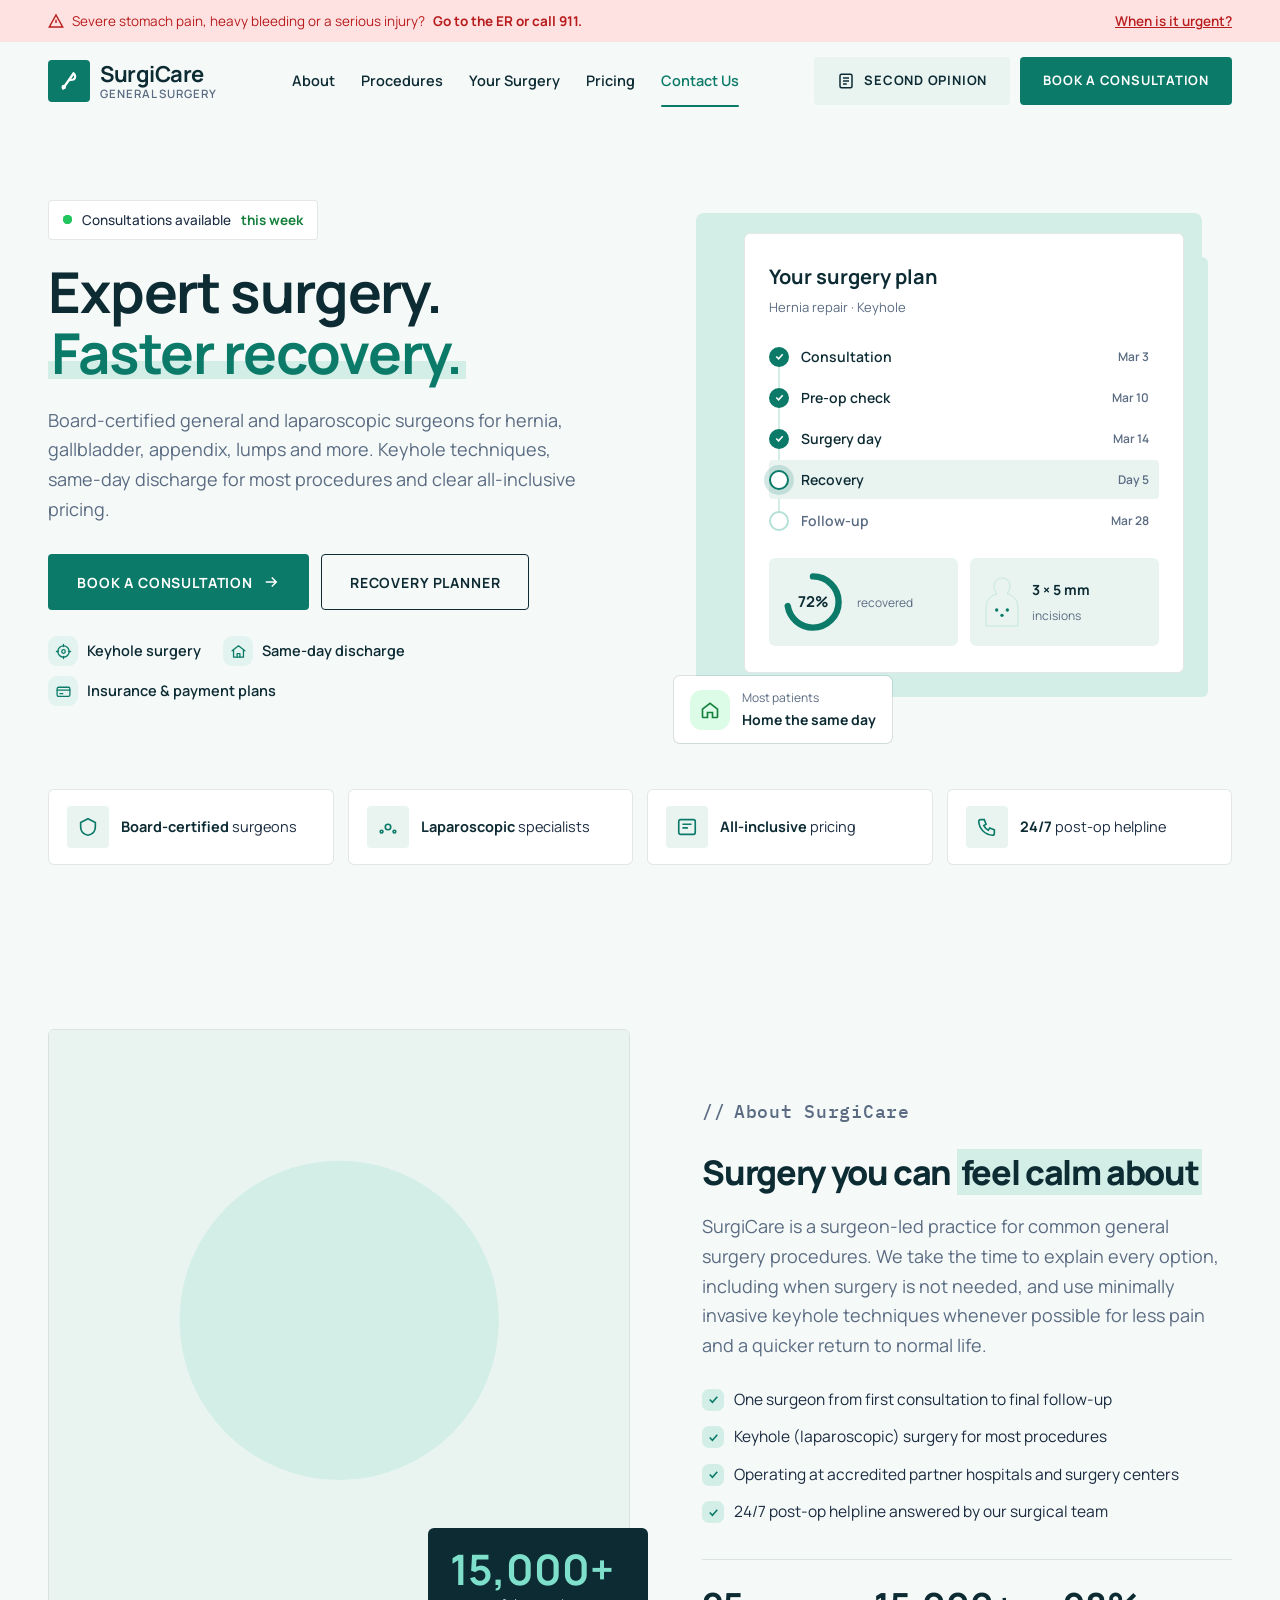
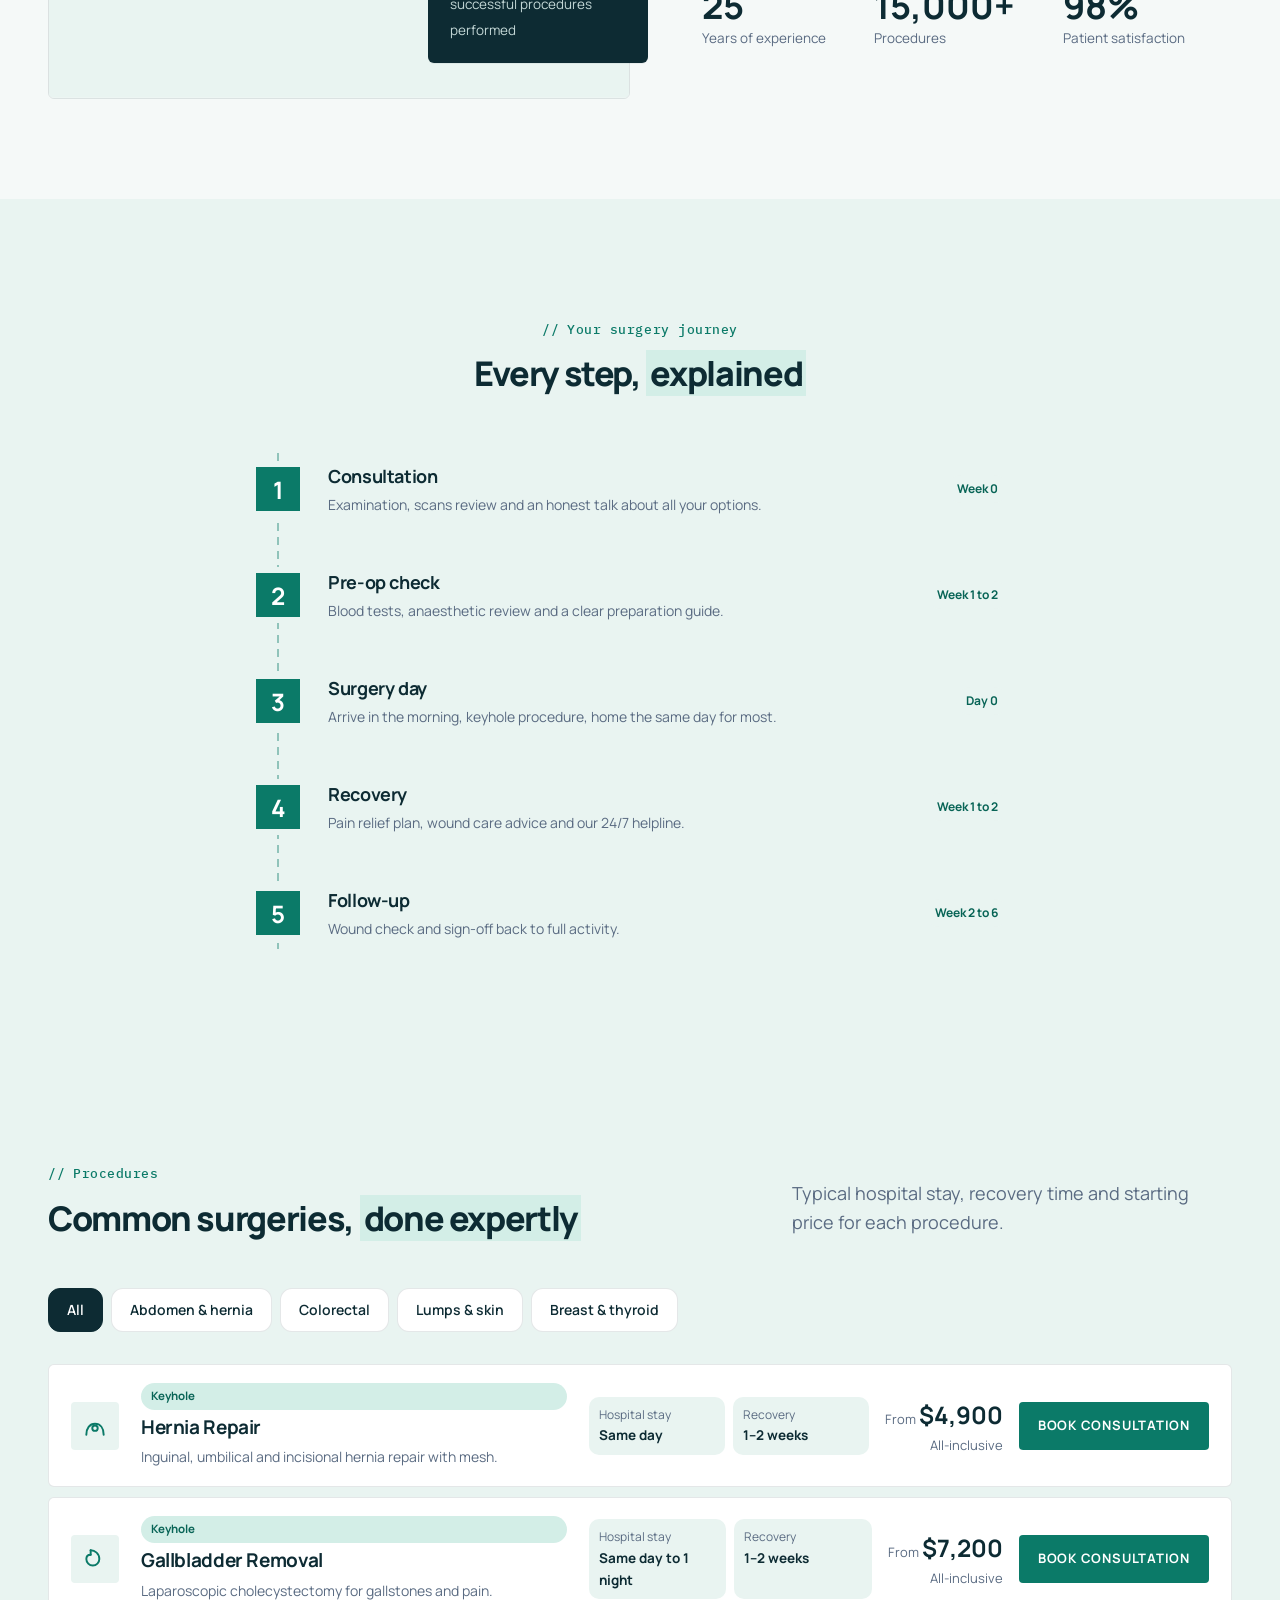
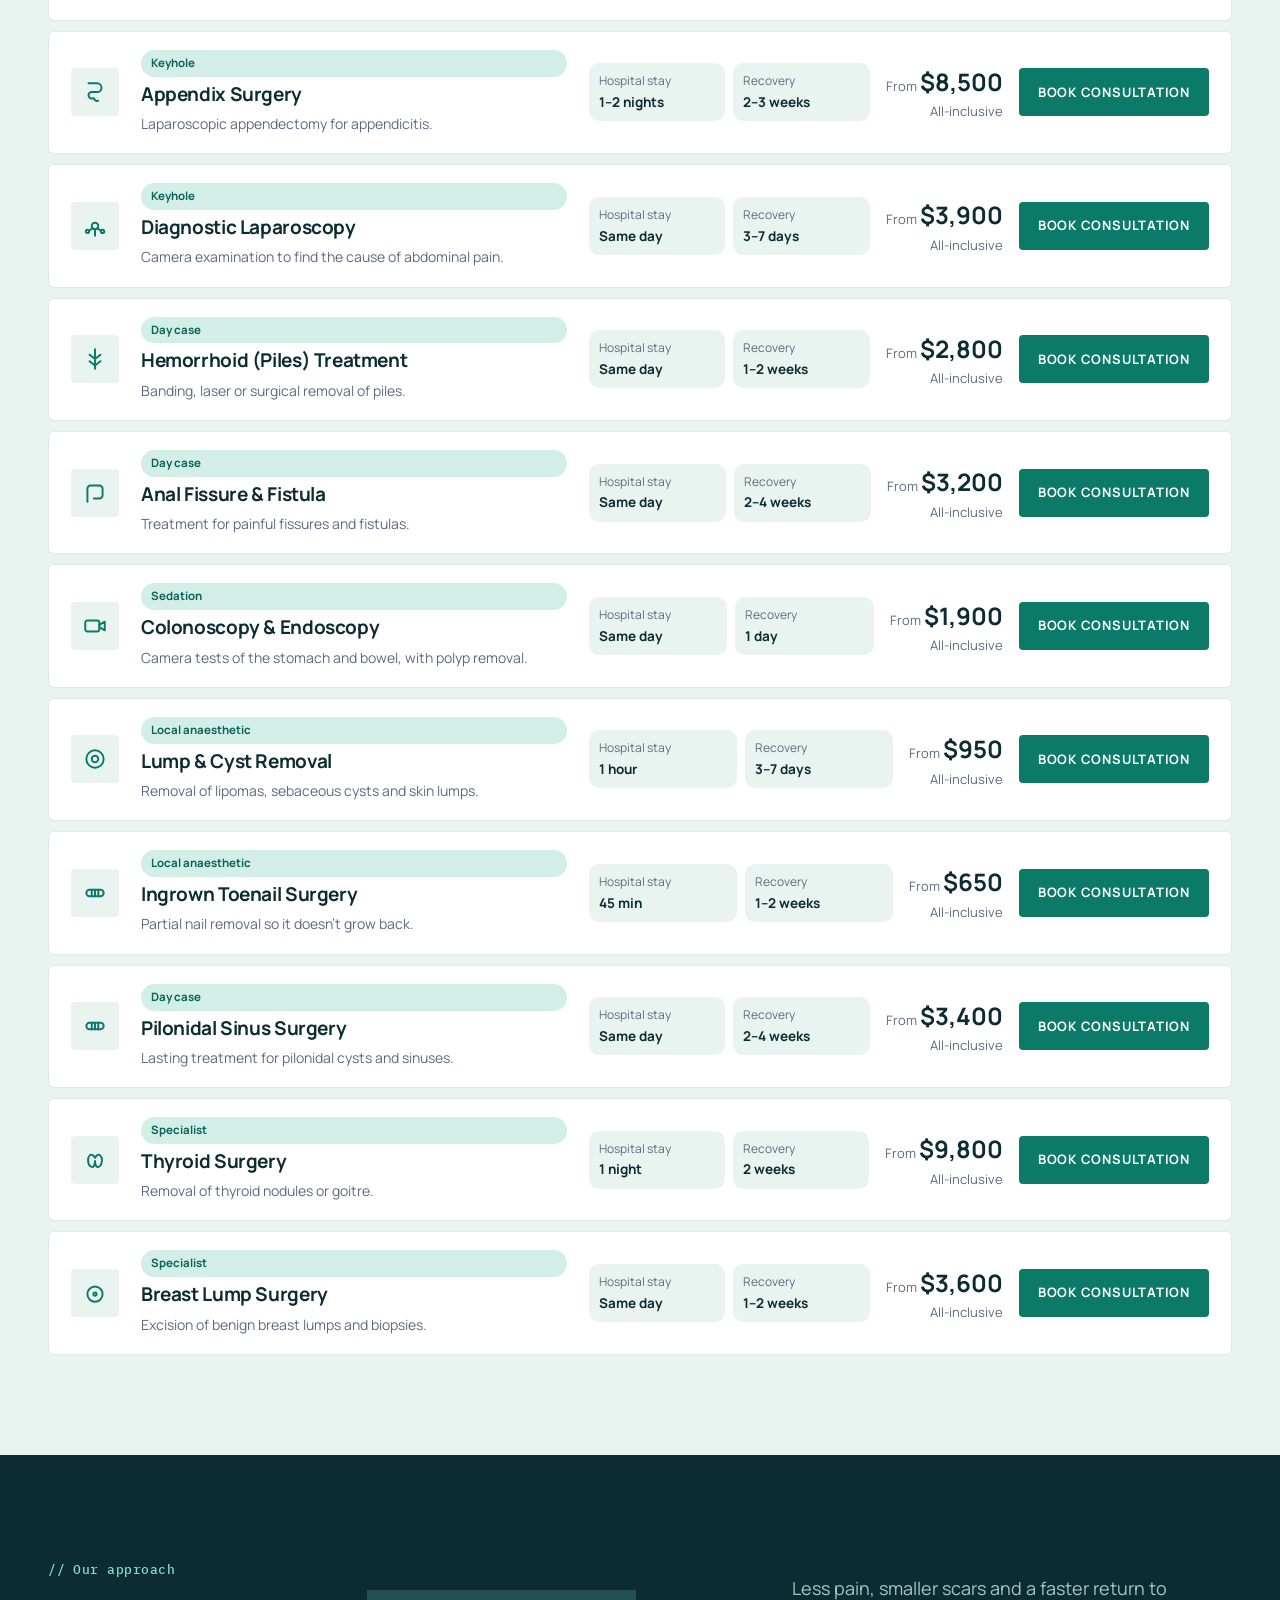
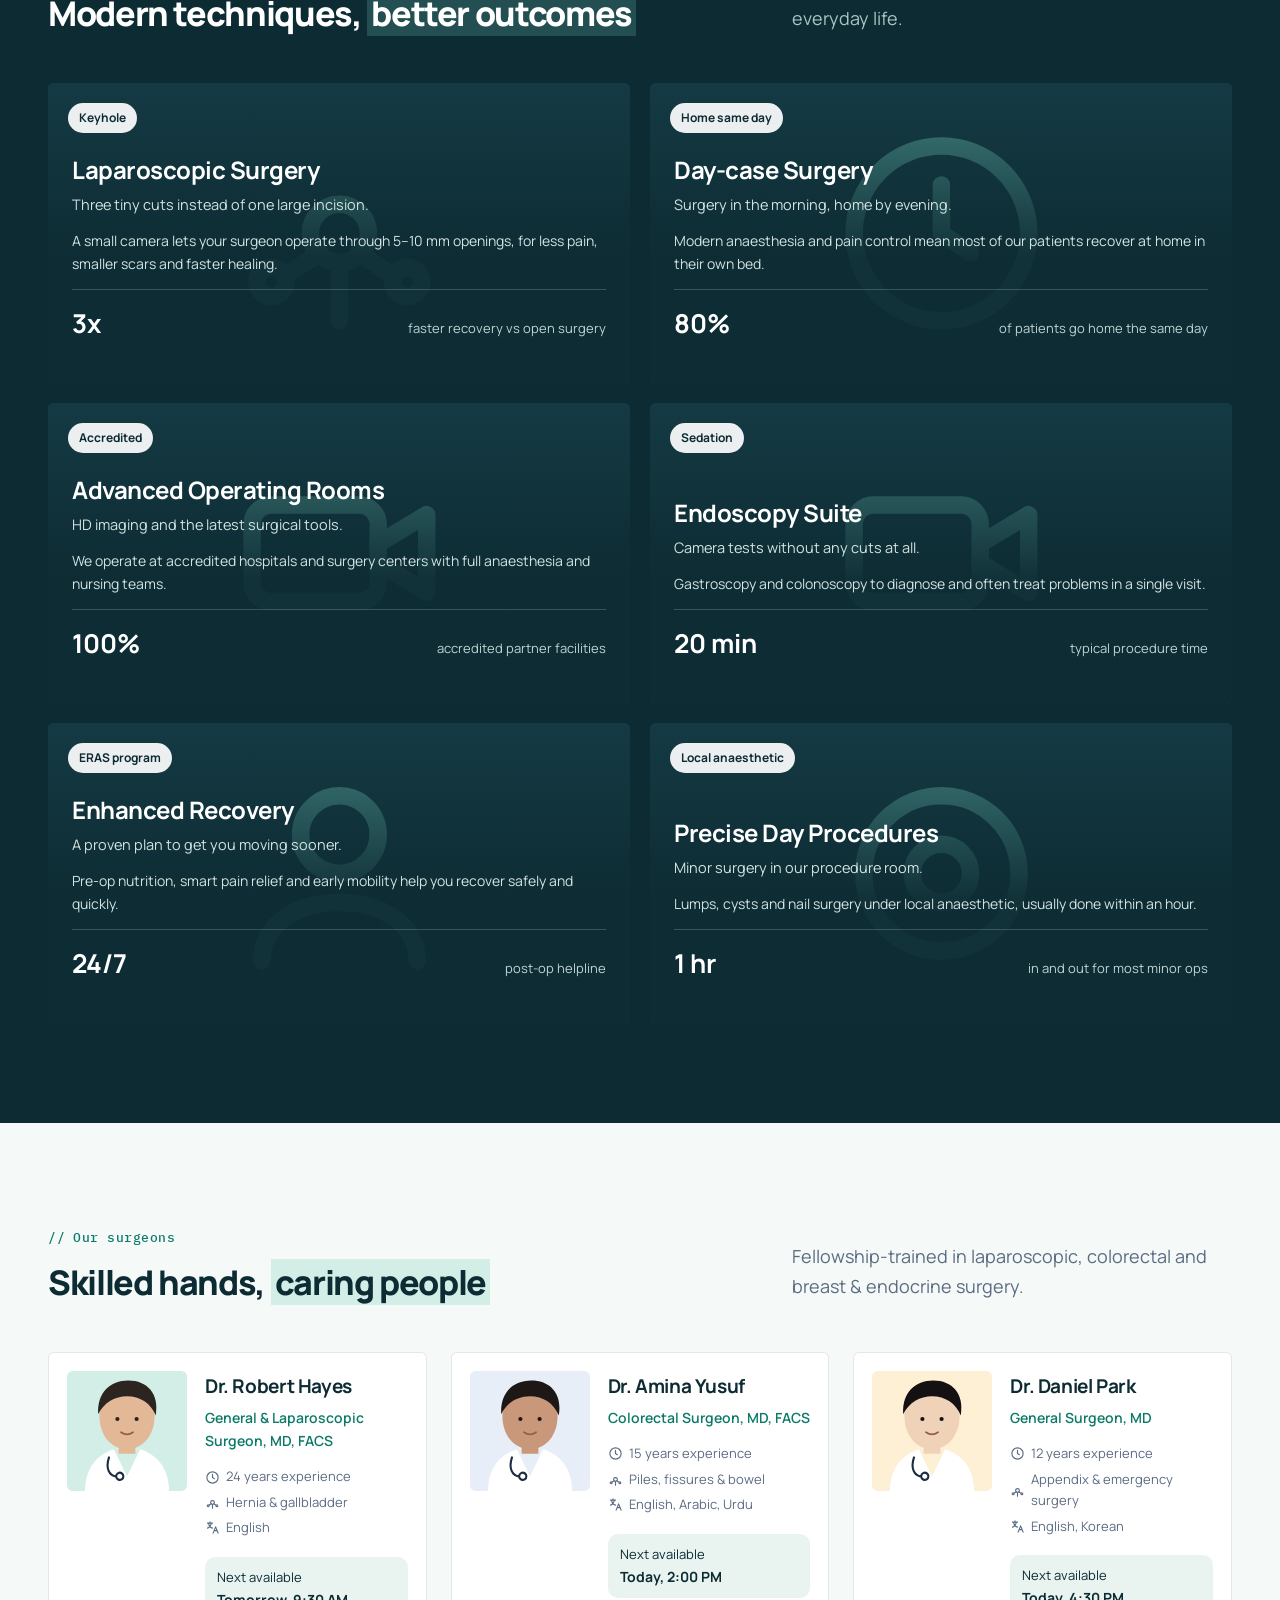
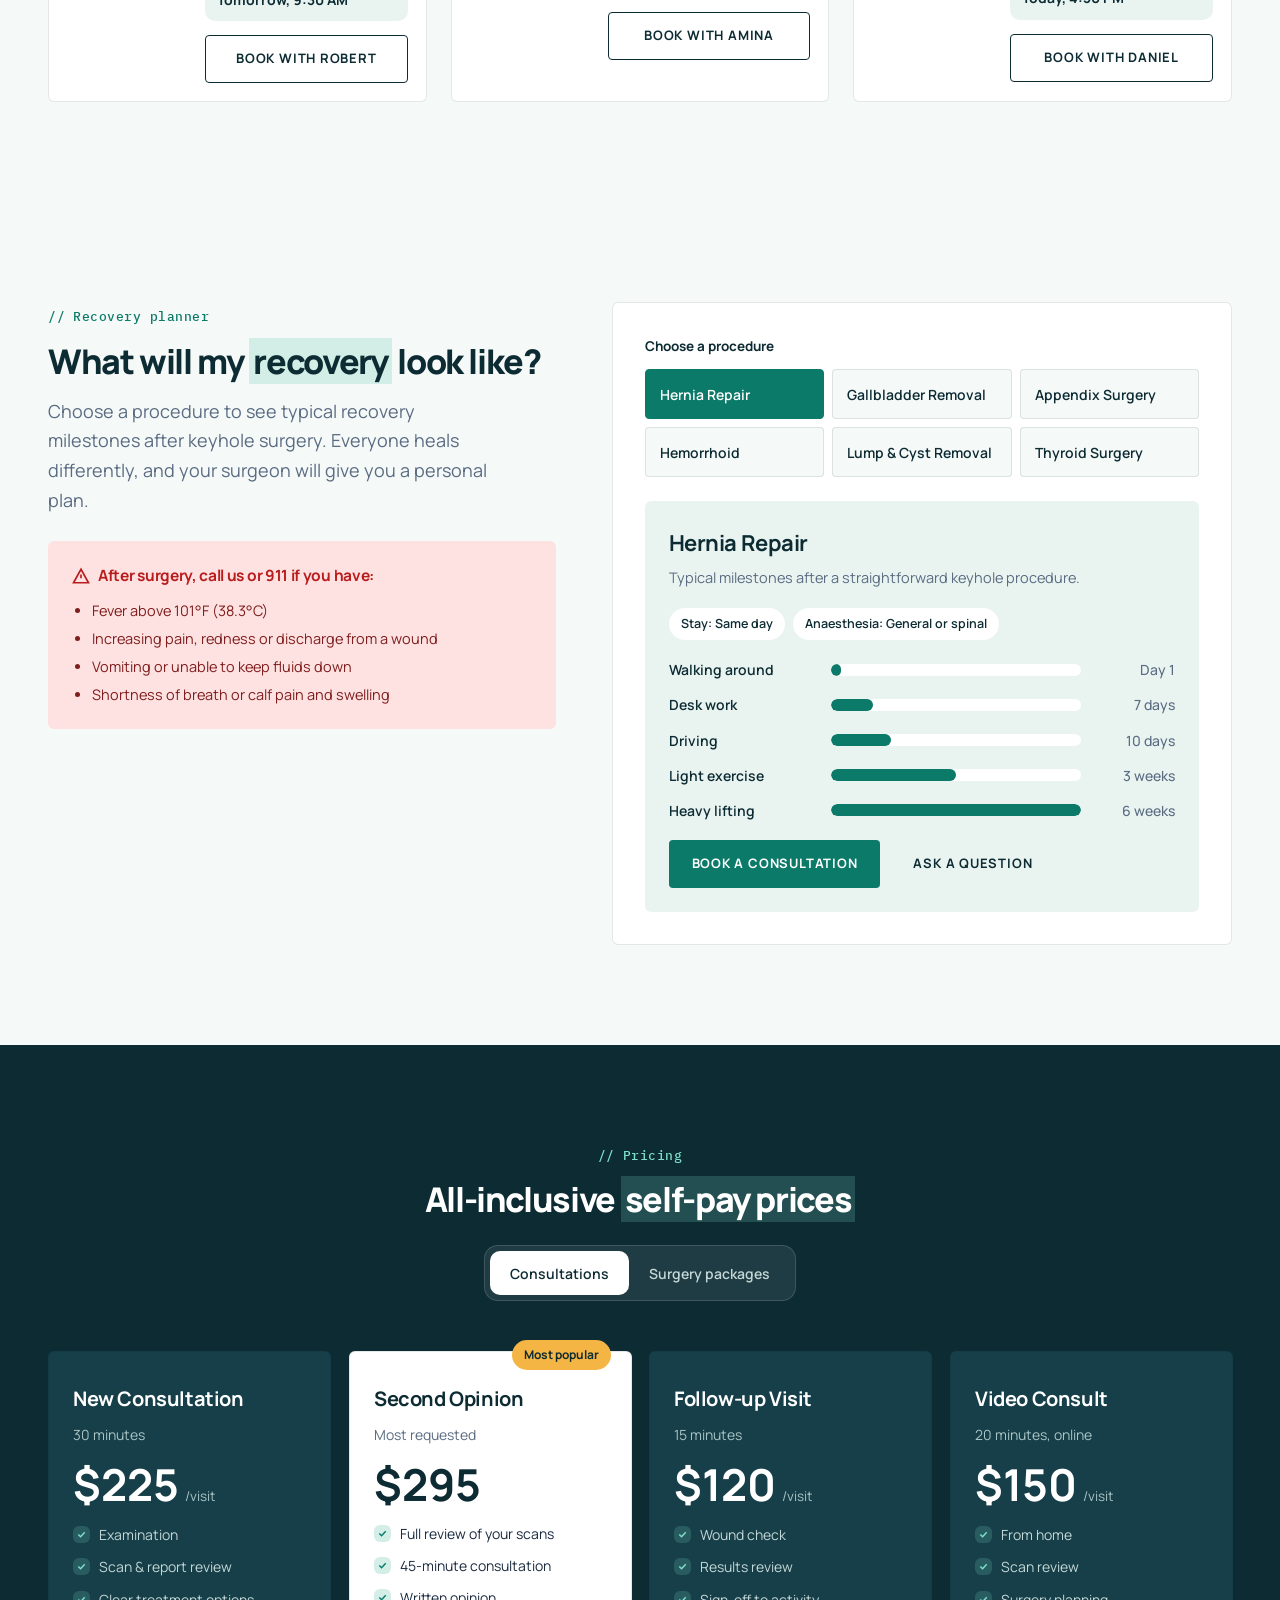
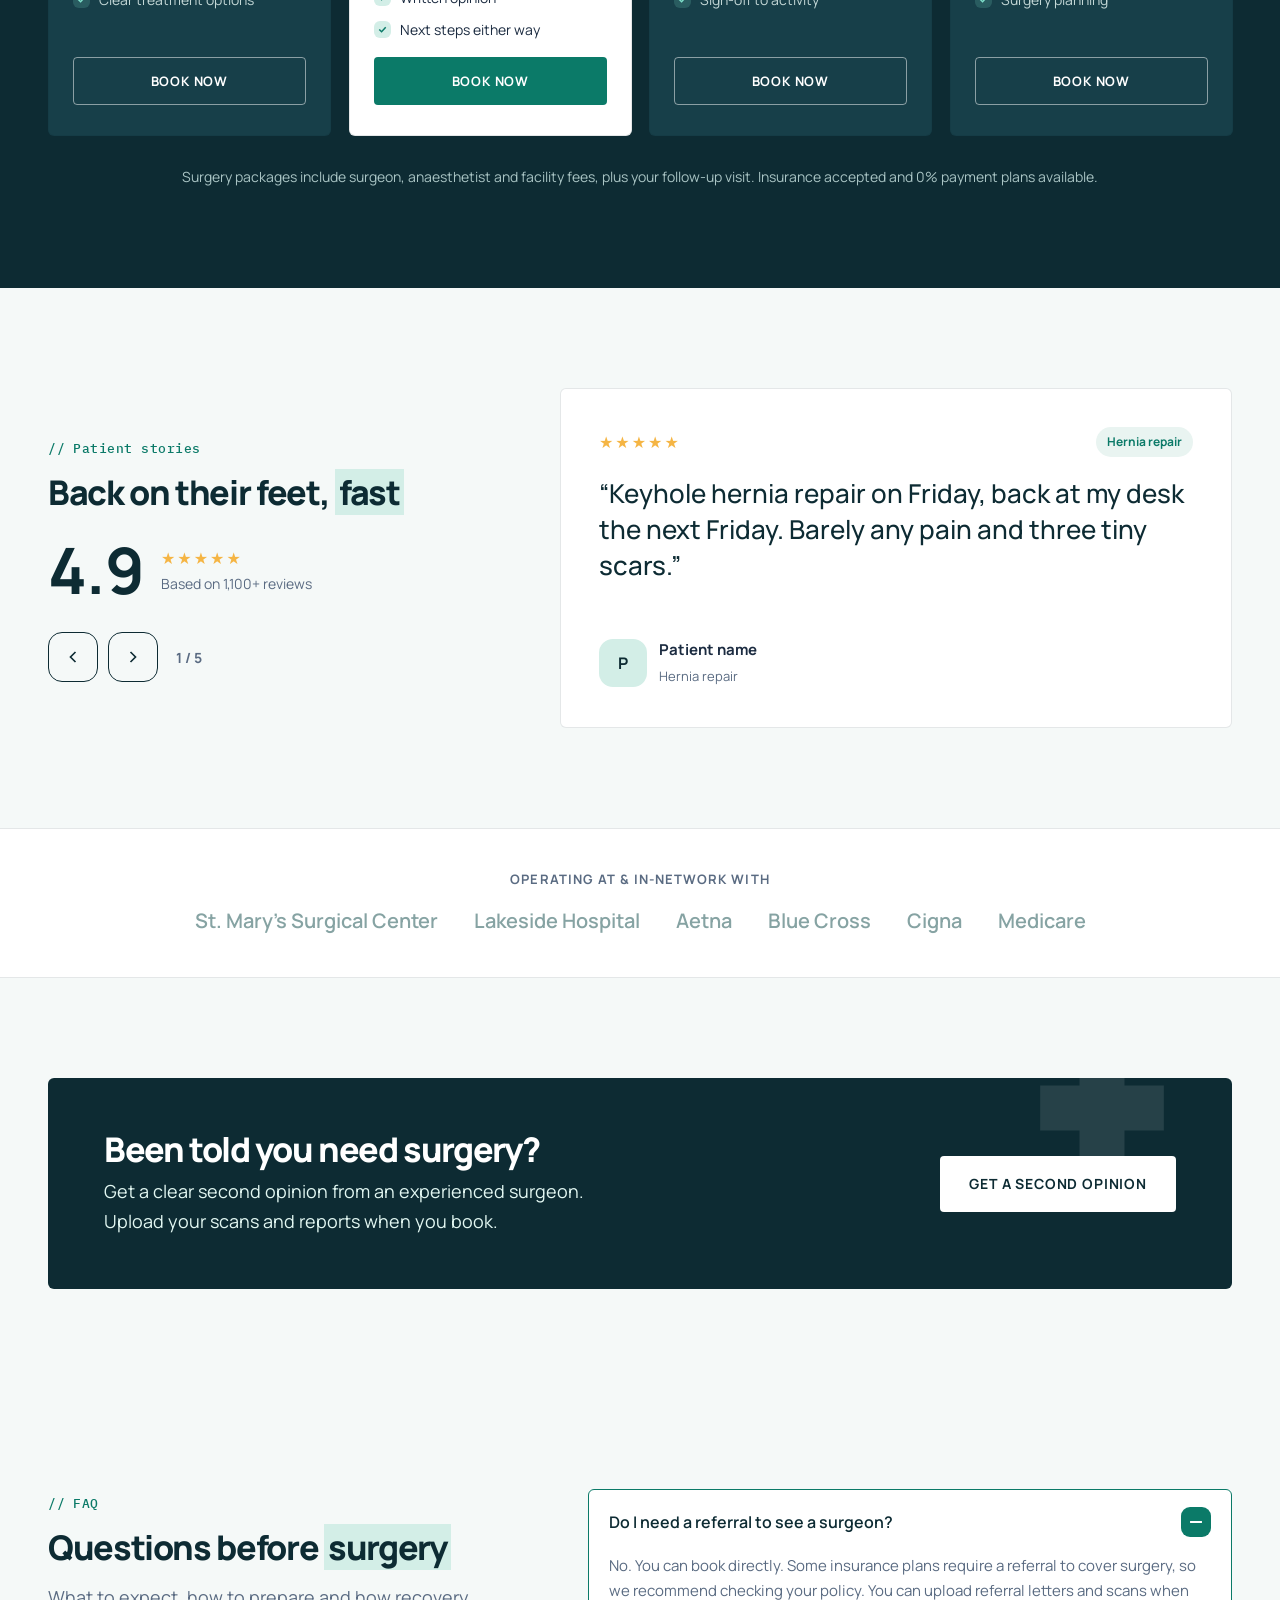
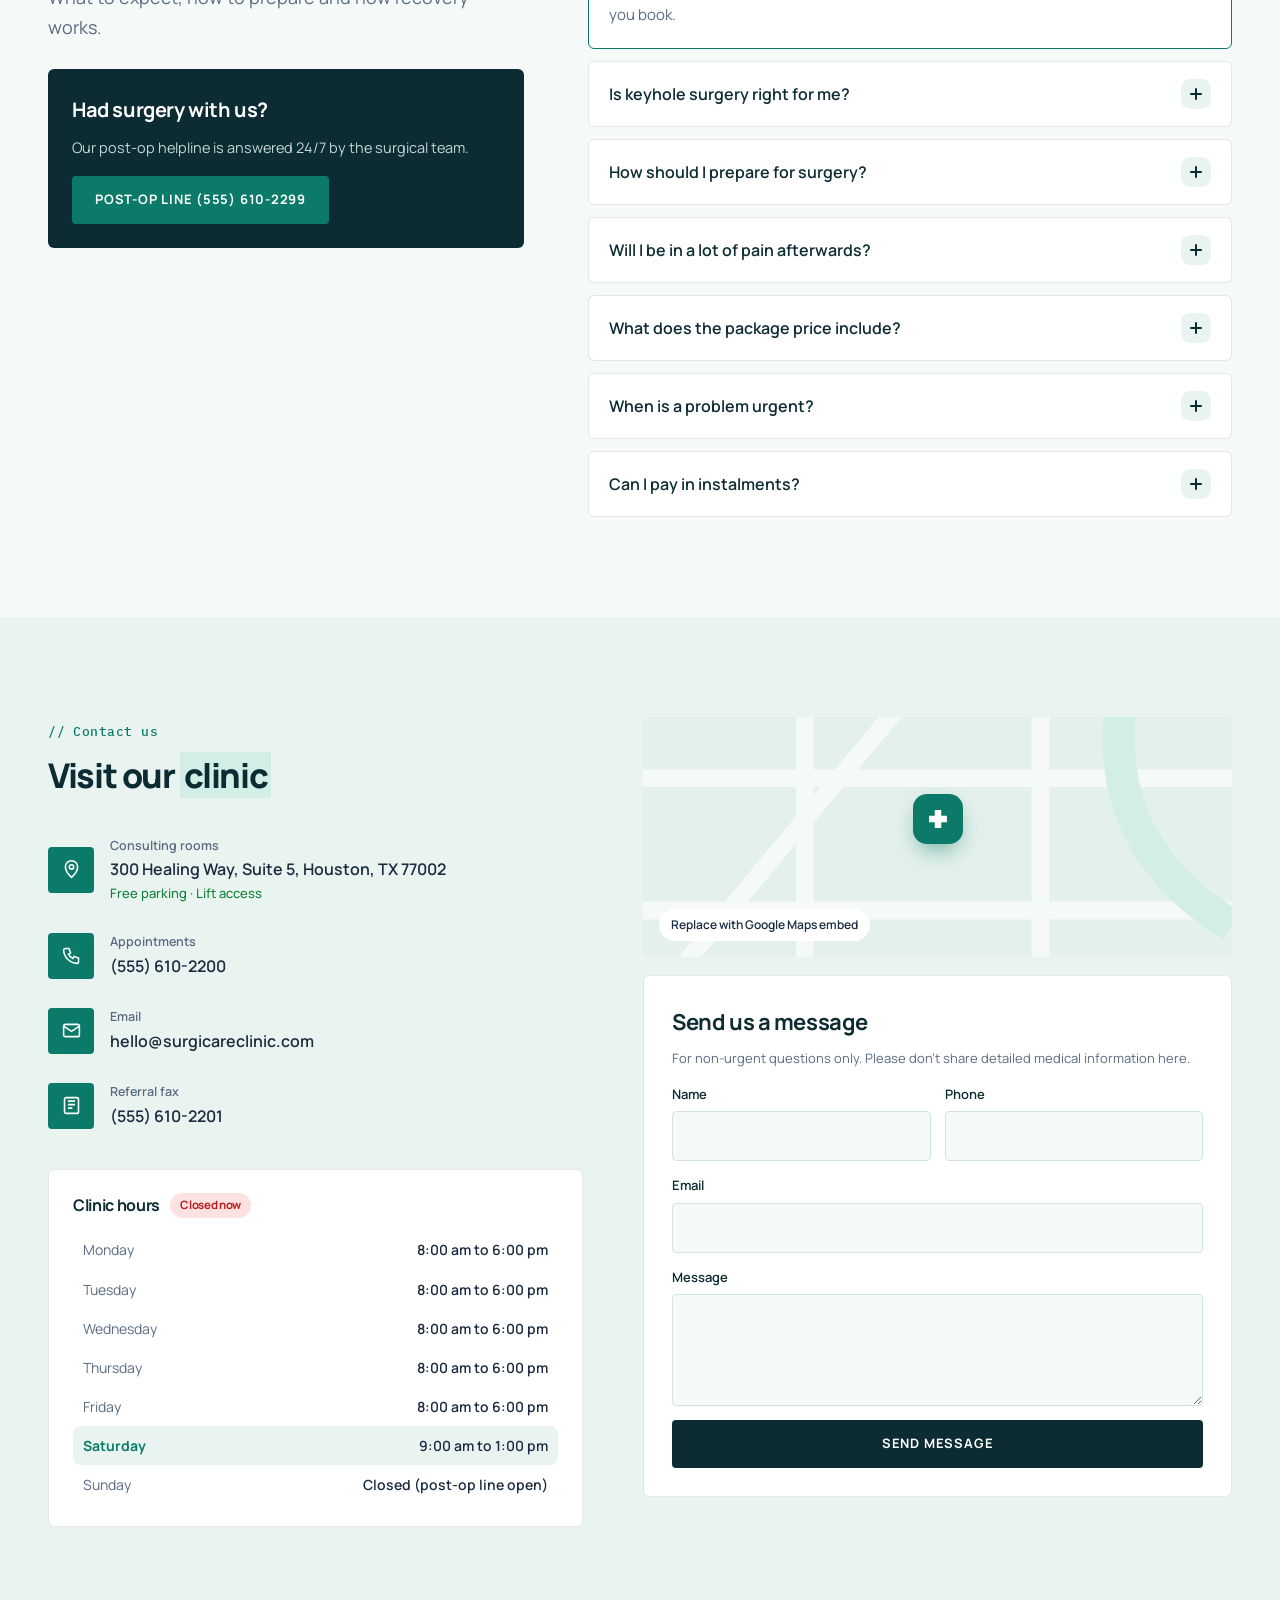
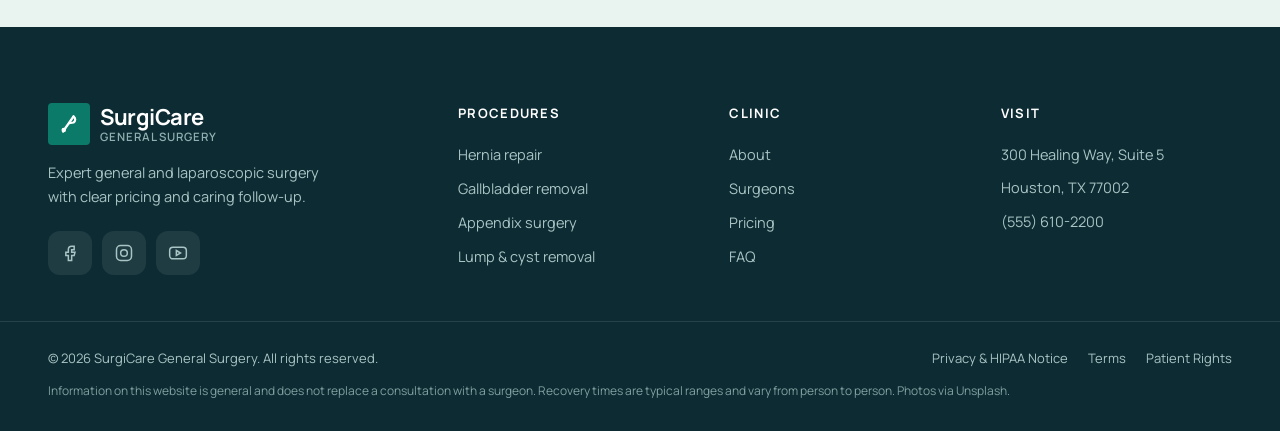
<file: general-surgeon/index.html>
<!doctype html>
<html lang="en">
<head>
<meta charset="utf-8">
<meta name="viewport" content="width=device-width, initial-scale=1">
<title>SurgiCare | General &amp; Laparoscopic Surgeon</title>
<meta name="description" content="Experienced general and laparoscopic surgeons for hernia, gallbladder, appendix, lumps, piles and more. Keyhole surgery, day-case options and clear all-inclusive pricing.">
<meta name="theme-color" content="#0D2B33">
<meta property="og:title" content="SurgiCare | Expert surgery, faster recovery">
<meta property="og:description" content="Keyhole surgery with clear pricing and same-day discharge for most procedures.">
<meta property="og:type" content="website">
<meta property="og:image" content="https://images.unsplash.com/photo-1551601651-2a8555f1a136?auto=format&fit=crop&q=80&w=1200">
<link rel="preconnect" href="https://fonts.googleapis.com">
<link rel="preconnect" href="https://fonts.gstatic.com" crossorigin>
<link rel="preconnect" href="https://images.unsplash.com">
<link href="https://fonts.googleapis.com/css2?family=Manrope:wght@400;500;600;700;800&family=IBM+Plex+Mono:wght@500&display=swap" rel="stylesheet">
<link rel="stylesheet" href="style.css?v=1119k">
<link rel="stylesheet" href="surgery.css?v=1119k">
<script type="application/ld+json">
{
  "@context": "https://schema.org",
  "@type": "MedicalClinic",
  "medicalSpecialty": "Surgical",
  "name": "SurgiCare General Surgery",
  "telephone": "+1-555-610-2200",
  "email": "hello@surgicareclinic.com",
  "address": {"@type": "PostalAddress","streetAddress": "300 Healing Way, Suite 5","addressLocality": "Houston","addressRegion": "TX","postalCode": "77002","addressCountry": "US"},
  "openingHours": ["Mo-Fr 08:00-18:00","Sa 09:00-13:00"],
  "priceRange": "$$$"
}
</script>
</head>
<body>
<a href="#main" class="skip">Skip to content</a>
<!-- Photos: free images from Unsplash (unsplash.com/license). Each <img> removes itself if it can't load, so the illustrated fallback shows. -->

<!-- ===== EMERGENCY BAR ===== -->
<div class="ebar" role="note">
  <div class="container ebar__inner">
    <p><svg width="16" height="16" viewBox="0 0 24 24" fill="none" stroke="currentColor" stroke-width="2.2" aria-hidden="true"><path d="M12 3l10 18H2Z"/><path d="M12 10v5M12 18h.01"/></svg> <span class="eb-long">Severe stomach pain, heavy bleeding or a serious injury? </span><span class="eb-short">Severe pain or bleeding? </span><strong>Go to the ER or call 911.</strong></p>
    <a href="#faq" class="ebar__link">When is it urgent?</a>
  </div>
</div>

<!-- ===== NAVBAR ===== -->
<header class="nav" id="nav">
  <div class="container nav__inner">
    <a href="#top" class="logo" aria-label="SurgiCare home">
      <span class="logo__mark" aria-hidden="true"><svg viewBox="0 0 32 32"><path d="M8 26L22 6" stroke="currentColor" stroke-width="3" stroke-linecap="round"/><path d="M22 6c3 2 3 6 0 8l-6 1" fill="none" stroke="currentColor" stroke-width="3" stroke-linecap="round"/><circle cx="9" cy="24" r="3" fill="currentColor"/></svg></span>
      <span class="logo__text">SurgiCare<small>General Surgery</small></span>
    </a>
    <nav class="menu" id="menu" aria-label="Main">
      <a href="#about">About</a>
      <a href="#procedures">Procedures</a>
      <a href="#journey">Your Surgery</a>
      <a href="#pricing">Pricing</a>
      <a href="#contact">Contact Us</a>
      <div class="menu__foot">
        <button type="button" class="btn btn--blue btn--block" data-book>Book a Consultation</button>
        <button type="button" class="btn btn--line btn--block" data-book data-reason="Second Opinion">Get a Second Opinion</button>
        <a href="tel:+15556102200" class="btn btn--ghost btn--block">Call (555) 610-2200</a>
      </div>
    </nav>
    <div class="nav__right">
      <button type="button" class="btn btn--ghost nav__rx" data-book data-reason="Second Opinion">
        <svg width="18" height="18" viewBox="0 0 24 24" fill="none" stroke="currentColor" stroke-width="2" aria-hidden="true"><rect x="4" y="3" width="16" height="18" rx="2"/><path d="M8 8h8M8 12h8M8 16h5"/></svg>
        Second Opinion
      </button>
      <button type="button" class="btn btn--blue nav__cta" data-book>Book a Consultation</button>
      <button type="button" class="burger" id="burger" aria-label="Open menu" aria-expanded="false" aria-controls="menu"><span></span><span></span><span></span></button>
    </div>
  </div>
</header>

<main id="main">

<!-- ===== HERO ===== -->
<section class="hero chero" id="top">
  <div class="container hero__grid">
    <div class="hero__copy">
      <p class="status fade d1"><span class="live" aria-hidden="true"></span> Consultations available <strong>this week</strong></p>
      <h1 class="fade d2">Expert surgery. <span class="u">Faster recovery.</span></h1>
      <p class="lead fade d3">Board-certified general and laparoscopic surgeons for hernia, gallbladder, appendix, lumps and more. Keyhole techniques, same-day discharge for most procedures and clear all-inclusive pricing.</p>
      <div class="hero__btns fade d4">
        <button type="button" class="btn btn--blue btn--lg" data-book>Book a Consultation
          <svg width="18" height="18" viewBox="0 0 24 24" fill="none" stroke="currentColor" stroke-width="2" aria-hidden="true"><path d="M5 12h14M13 6l6 6-6 6"/></svg>
        </button>
        <a href="#planner" class="btn btn--line btn--lg">Recovery planner</a>
      </div>
      <ul class="chero__ticks fade d4 tk-list">
        <li><span class="tk" aria-hidden="true"><svg viewBox="0 0 24 24" fill="none" stroke="currentColor" stroke-width="1.8" stroke-linecap="round" stroke-linejoin="round"><circle cx="12" cy="12" r="8"/><circle cx="12" cy="12" r="2.5"/><path d="M12 2v3M12 19v3M2 12h3M19 12h3"/></svg></span>Keyhole surgery</li><li><span class="tk" aria-hidden="true"><svg viewBox="0 0 24 24" fill="none" stroke="currentColor" stroke-width="1.8" stroke-linecap="round" stroke-linejoin="round"><path d="M3 11l9-7 9 7"/><path d="M5 10v10h14V10"/><path d="M10 20v-5h4v5"/></svg></span>Same-day discharge</li><li><span class="tk" aria-hidden="true"><svg viewBox="0 0 24 24" fill="none" stroke="currentColor" stroke-width="1.8" stroke-linecap="round" stroke-linejoin="round"><rect x="3" y="6" width="18" height="13" rx="2"/><path d="M3 10h18M7 15h4"/></svg></span>Insurance &amp; payment plans</li>
      </ul>
    </div>

    <div class="hero__art chero__art fade d3">
      <div class="hero__bg" aria-hidden="true"></div>
      <div class="chero__frame sframe splan" aria-hidden="true">
        <div class="sp__head"><strong>Your surgery plan</strong><span>Hernia repair · Keyhole</span></div>
        <ol class="sp__steps">
          <li class="done"><i></i><span>Consultation</span><em>Mar 3</em></li>
          <li class="done"><i></i><span>Pre-op check</span><em>Mar 10</em></li>
          <li class="done"><i></i><span>Surgery day</span><em>Mar 14</em></li>
          <li class="now"><i></i><span>Recovery</span><em>Day 5</em></li>
          <li><i></i><span>Follow-up</span><em>Mar 28</em></li>
        </ol>
        <div class="sp__row">
          <div class="sp__ring"><svg viewBox="0 0 80 80"><circle cx="40" cy="40" r="32" fill="none" stroke="#E9F4F1" stroke-width="8"/><circle class="sp__arc" cx="40" cy="40" r="32" fill="none" stroke="#0B7A68" stroke-width="8" stroke-linecap="round" pathLength="100" stroke-dasharray="72 100" transform="rotate(-90 40 40)"/></svg><strong>72%</strong></div>
          <div class="sp__body"><svg viewBox="0 0 60 80"><path d="M30 4c8 0 12 6 12 12s-4 10-4 12c10 2 16 10 16 22v26H6V50c0-12 6-20 16-22 0-2-4-6-4-12S22 4 30 4Z" fill="#E9F4F1" stroke="#B4E0D5"/><circle cx="22" cy="52" r="2.5" fill="#0B7A68"/><circle cx="38" cy="52" r="2.5" fill="#0B7A68"/><circle cx="30" cy="60" r="2.5" fill="#0B7A68"/></svg><span><strong>3 × 5 mm</strong><small>incisions</small></span></div>
        </div>
      </div>
      <div class="fcard fcard--a floatA" aria-hidden="true">
        <span class="fcard__ic"><svg width="20" height="20" viewBox="0 0 24 24" fill="none" stroke="currentColor" stroke-width="2"><circle cx="12" cy="12" r="3"/><circle cx="5" cy="17" r="1.5"/><circle cx="19" cy="17" r="1.5"/></svg></span>
        <span><small>Keyhole surgery</small><strong>3 tiny incisions</strong></span>
      </div>
      <div class="fcard fcard--b floatB" aria-hidden="true"><span class="fcard__ic fcard__ic--green"><svg width="20" height="20" viewBox="0 0 24 24" fill="none" stroke="currentColor" stroke-width="2"><path d="M3 11l9-7 9 7v9a1 1 0 0 1-1 1h-5v-6h-6v6H4a1 1 0 0 1-1-1Z"/></svg></span><span><small>Most patients</small><strong>Home the same day</strong></span></div>
      <div class="fcard fcard--c floatA"><span class="stars" aria-label="Rated 4.9 out of 5">★★★★★</span><span><strong>4.9</strong> from 1,100+ patients</span></div>
    </div>
  </div>

  <div class="container">
    <ul class="trust reveal">
      <li><span class="trust__ic"><svg viewBox="0 0 24 24" fill="none" stroke="currentColor" stroke-width="1.8" aria-hidden="true"><path d="M12 3l8 4v5c0 5-3.5 8-8 9-4.5-1-8-4-8-9V7l8-4Z"/></svg></span><span><strong>Board-certified</strong> surgeons</span></li>
      <li><span class="trust__ic"><svg viewBox="0 0 24 24" fill="none" stroke="currentColor" stroke-width="1.8" aria-hidden="true"><circle cx="12" cy="12" r="3"/><circle cx="5" cy="17" r="1.5"/><circle cx="19" cy="17" r="1.5"/></svg></span><span><strong>Laparoscopic</strong> specialists</span></li>
      <li><span class="trust__ic"><svg viewBox="0 0 24 24" fill="none" stroke="currentColor" stroke-width="1.8" aria-hidden="true"><rect x="3" y="4" width="18" height="16" rx="2"/><path d="M7 9h10M7 13h6"/></svg></span><span><strong>All-inclusive</strong> pricing</span></li>
      <li><span class="trust__ic"><svg viewBox="0 0 24 24" fill="none" stroke="currentColor" stroke-width="1.8" aria-hidden="true"><path d="M5 4h4l2 5-2.5 1.5a11 11 0 0 0 5 5L15 13l5 2v4a2 2 0 0 1-2 2A16 16 0 0 1 3 6a2 2 0 0 1 2-2Z"/></svg></span><span><strong>24/7</strong> post-op helpline</span></li>
    </ul>
  </div>
</section>

<!-- ===== ABOUT ===== -->
<section class="section container about" id="about">
  <div class="cabout__media reveal">
    <div class="cabout__photo">
      <svg viewBox="0 0 400 460" aria-hidden="true"><rect width="400" height="460" fill="#E9F4F1"/><circle cx="200" cy="200" r="110" fill="#D3EEE7"/></svg>
      <img class="photo" src="https://images.unsplash.com/photo-1579684385127-1ef15d508118?auto=format&fit=crop&q=80&w=900" alt="Surgeons focused under an operating light" loading="lazy" decoding="async" onerror="this.remove()">
    </div>
    <div class="cabout__badge floatB"><strong>15,000+</strong><span>successful procedures performed</span></div>
  </div>
  <div class="about__copy reveal">
    <p class="eyebrow">About SurgiCare</p>
    <h2>Surgery you can <span class="u">feel calm about</span></h2>
    <p>SurgiCare is a surgeon-led practice for common general surgery procedures. We take the time to explain every option, including when surgery is not needed, and use minimally invasive keyhole techniques whenever possible for less pain and a quicker return to normal life.</p>
    <ul class="checks">
      <li>One surgeon from first consultation to final follow-up</li>
      <li>Keyhole (laparoscopic) surgery for most procedures</li>
      <li>Operating at accredited partner hospitals and surgery centers</li>
      <li>24/7 post-op helpline answered by our surgical team</li>
    </ul>
    <div class="about__nums">
      <div><strong data-count="25">0</strong><span>Years of experience</span></div>
      <div><strong data-count="15000" data-suffix="+">0</strong><span>Procedures</span></div>
      <div><strong data-count="98" data-suffix="%">0</strong><span>Patient satisfaction</span></div>
    </div>
  </div>
</section>

<!-- ===== JOURNEY ===== -->
<section class="section section--tint" id="journey">
  <div class="container">
    <div class="head center reveal">
      <p class="eyebrow">Your surgery journey</p>
      <h2>Every step, <span class="u">explained</span></h2>
    </div>
    <ol class="journey">
      <li class="reveal"><span class="journey__n">1</span><h3>Consultation</h3><p>Examination, scans review and an honest talk about all your options.</p><small>Week 0</small></li>
      <li class="reveal"><span class="journey__n">2</span><h3>Pre-op check</h3><p>Blood tests, anaesthetic review and a clear preparation guide.</p><small>Week 1 to 2</small></li>
      <li class="reveal"><span class="journey__n">3</span><h3>Surgery day</h3><p>Arrive in the morning, keyhole procedure, home the same day for most.</p><small>Day 0</small></li>
      <li class="reveal"><span class="journey__n">4</span><h3>Recovery</h3><p>Pain relief plan, wound care advice and our 24/7 helpline.</p><small>Week 1 to 2</small></li>
      <li class="reveal"><span class="journey__n">5</span><h3>Follow-up</h3><p>Wound check and sign-off back to full activity.</p><small>Week 2 to 6</small></li>
    </ol>
  </div>
</section>

<!-- ===== PROCEDURES ===== -->
<section class="section section--tint" id="procedures">
  <div class="container">
    <div class="head head--split reveal">
      <div><p class="eyebrow">Procedures</p><h2>Common surgeries, <span class="u">done expertly</span></h2></div>
      <p class="sub">Typical hospital stay, recovery time and starting price for each procedure.</p>
    </div>
    <div class="tabs reveal" role="tablist" aria-label="Filter procedures" id="tabs">
      <button type="button" role="tab" aria-selected="true" data-filter="all">All</button>
      <button type="button" role="tab" aria-selected="false" data-filter="abdomen">Abdomen &amp; hernia</button>
      <button type="button" role="tab" aria-selected="false" data-filter="colorectal">Colorectal</button>
      <button type="button" role="tab" aria-selected="false" data-filter="lumps">Lumps &amp; skin</button>
      <button type="button" role="tab" aria-selected="false" data-filter="endocrine">Breast &amp; thyroid</button>
    </div>
    <div class="sgrid" id="sgrid"></div>
  </div>
</section>

<!-- ===== TECHNIQUES (photo cards) ===== -->
<section class="section section--navy" id="techniques">
  <div class="container">
    <div class="head head--split reveal">
      <div><p class="eyebrow eyebrow--light">Our approach</p><h2>Modern techniques, <span class="u u--light">better outcomes</span></h2></div>
      <p class="sub sub--light">Less pain, smaller scars and a faster return to everyday life.</p>
    </div>
    <div class="tests" id="techGrid"></div>
  </div>
</section>

<!-- ===== SURGEONS ===== -->
<section class="section container" id="surgeons">
  <div class="head head--split reveal">
    <div><p class="eyebrow">Our surgeons</p><h2>Skilled hands, <span class="u">caring people</span></h2></div>
    <p class="sub">Fellowship-trained in laparoscopic, colorectal and breast &amp; endocrine surgery.</p>
  </div>
  <div class="docs" id="docGrid"></div>
</section>

<!-- ===== RECOVERY PLANNER ===== -->
<section class="section container" id="planner">
  <div class="helper reveal">
    <div class="helper__intro">
      <p class="eyebrow">Recovery planner</p>
      <h2>What will my <span class="u">recovery</span> look like?</h2>
      <p class="sub">Choose a procedure to see typical recovery milestones after keyhole surgery. Everyone heals differently, and your surgeon will give you a personal plan.</p>
      <div class="redflag">
        <h3><svg width="18" height="18" viewBox="0 0 24 24" fill="none" stroke="currentColor" stroke-width="2.2" aria-hidden="true"><path d="M12 3l10 18H2Z"/><path d="M12 10v5M12 18h.01"/></svg> After surgery, call us or 911 if you have:</h3>
        <ul><li>Fever above 101°F (38.3°C)</li><li>Increasing pain, redness or discharge from a wound</li><li>Vomiting or unable to keep fluids down</li><li>Shortness of breath or calf pain and swelling</li></ul>
      </div>
    </div>
    <div class="helper__box">
      <p class="label">Choose a procedure</p>
      <div class="opts opts--3" id="procOpts"></div>
      <div class="plan-out" id="planOut" aria-live="polite"></div>
    </div>
  </div>
</section>

<!-- ===== PRICING ===== -->
<section class="section section--navy" id="pricing">
  <div class="container">
    <div class="head center reveal">
      <p class="eyebrow eyebrow--light">Pricing</p>
      <h2>All-inclusive <span class="u u--light">self-pay prices</span></h2>
      <div class="toggle" role="group" aria-label="Price type">
        <button type="button" class="active" data-ptab="visits" aria-pressed="true">Consultations</button>
        <button type="button" data-ptab="packages" aria-pressed="false">Surgery packages</button>
      </div>
    </div>
    <div class="plans" id="plans"></div>
    <p class="plans__note reveal">Surgery packages include surgeon, anaesthetist and facility fees, plus your follow-up visit. Insurance accepted and 0% payment plans available.</p>
  </div>
</section>

<!-- ===== TESTIMONIALS ===== -->
<!-- NOTE: sample reviews for layout. Replace with real, verified patient reviews before launch. -->
<section class="section container" id="reviews">
  <div class="reviews">
    <div class="reviews__intro reveal">
      <p class="eyebrow">Patient stories</p>
      <h2>Back on their feet, <span class="u">fast</span></h2>
      <div class="score"><strong>4.9</strong><div><span class="stars">★★★★★</span><small>Based on 1,100+ reviews</small></div></div>
      <div class="rev-ctrl">
        <button type="button" class="round" id="prev" aria-label="Previous review"><svg width="20" height="20" viewBox="0 0 24 24" fill="none" stroke="currentColor" stroke-width="2" aria-hidden="true"><path d="M15 6l-6 6 6 6"/></svg></button>
        <button type="button" class="round" id="next" aria-label="Next review"><svg width="20" height="20" viewBox="0 0 24 24" fill="none" stroke="currentColor" stroke-width="2" aria-hidden="true"><path d="M9 6l6 6-6 6"/></svg></button>
        <span class="rev-count" id="revCount" aria-live="polite">1 / 5</span>
      </div>
    </div>
    <div class="rev-stage reveal" id="revStage"></div>
  </div>
</section>

<div class="insure">
  <div class="container insure__inner">
    <p>Operating at &amp; in-network with</p>
    <ul><li>St. Mary's Surgical Center</li><li>Lakeside Hospital</li><li>Aetna</li><li>Blue Cross</li><li>Cigna</li><li>Medicare</li></ul>
  </div>
</div>

<!-- ===== CTA ===== -->
<section class="container cta-wrap">
  <div class="cta ccta reveal">
    <img class="photo ccta__bg" src="https://images.unsplash.com/photo-1516549655169-df83a0774514?auto=format&fit=crop&q=80&w=1400" alt="" loading="lazy" decoding="async" onerror="this.remove()">
    <div class="cta__copy">
      <h2>Been told you need surgery?</h2>
      <p>Get a clear second opinion from an experienced surgeon. Upload your scans and reports when you book.</p>
    </div>
    <div class="cta__btns">
      <button type="button" class="btn btn--white btn--lg" data-book data-reason="Second Opinion">Get a Second Opinion</button>
    </div>
  </div>
</section>

<!-- ===== FAQ ===== -->
<section class="section container faq" id="faq">
  <div class="faq__intro reveal">
    <p class="eyebrow">FAQ</p>
    <h2>Questions before <span class="u">surgery</span></h2>
    <p class="sub">What to expect, how to prepare and how recovery works.</p>
      <div class="faq__img"><img src="https://images.unsplash.com/photo-1504439468489-c8920d796a29?auto=format&fit=crop&q=80&w=900" alt="Surgical team in an operating room" loading="lazy" decoding="async" onerror="this.parentNode.remove()"></div>
    <div class="faq__card">
      <h3>Had surgery with us?</h3>
      <p>Our post-op helpline is answered 24/7 by the surgical team.</p>
      <a href="tel:+15556102299" class="btn btn--blue">Post-op line (555) 610-2299</a>
    </div>
  </div>
  <div class="faq__list reveal" id="faqList"></div>
</section>

<!-- ===== CONTACT ===== -->
<section class="section section--tint" id="contact">
  <div class="container contact">
    <div class="contact__info reveal">
      <p class="eyebrow">Contact us</p>
      <h2>Visit our <span class="u">clinic</span></h2>
      <ul class="info">
        <li><span class="info__ic"><svg viewBox="0 0 24 24" fill="none" stroke="currentColor" stroke-width="1.8" aria-hidden="true"><path d="M12 21s-7-6.2-7-12a7 7 0 0 1 14 0c0 5.8-7 12-7 12Z"/><circle cx="12" cy="9" r="2.5"/></svg></span><span><small>Consulting rooms</small>300 Healing Way, Suite 5, Houston, TX 77002<em>Free parking · Lift access</em></span></li>
        <li><span class="info__ic"><svg viewBox="0 0 24 24" fill="none" stroke="currentColor" stroke-width="1.8" aria-hidden="true"><path d="M5 4h4l2 5-2.5 1.5a11 11 0 0 0 5 5L15 13l5 2v4a2 2 0 0 1-2 2A16 16 0 0 1 3 6a2 2 0 0 1 2-2Z"/></svg></span><span><small>Appointments</small><a href="tel:+15556102200">(555) 610-2200</a></span></li>
        <li><span class="info__ic"><svg viewBox="0 0 24 24" fill="none" stroke="currentColor" stroke-width="1.8" aria-hidden="true"><rect x="3" y="5" width="18" height="14" rx="2"/><path d="M3 7l9 6 9-6"/></svg></span><span><small>Email</small><a href="mailto:hello@surgicareclinic.com">hello@surgicareclinic.com</a></span></li>
        <li><span class="info__ic"><svg viewBox="0 0 24 24" fill="none" stroke="currentColor" stroke-width="1.8" aria-hidden="true"><rect x="4" y="3" width="16" height="18" rx="2"/><path d="M8 7h8M8 11h8M8 15h5"/></svg></span><span><small>Referral fax</small>(555) 610-2201</span></li>
      </ul>
      <div class="hours">
        <h3>Clinic hours <span class="open-now" id="openNow"></span></h3>
        <dl id="hoursList">
          <div data-day="1"><dt>Monday</dt><dd>8:00 am to 6:00 pm</dd></div>
          <div data-day="2"><dt>Tuesday</dt><dd>8:00 am to 6:00 pm</dd></div>
          <div data-day="3"><dt>Wednesday</dt><dd>8:00 am to 6:00 pm</dd></div>
          <div data-day="4"><dt>Thursday</dt><dd>8:00 am to 6:00 pm</dd></div>
          <div data-day="5"><dt>Friday</dt><dd>8:00 am to 6:00 pm</dd></div>
          <div data-day="6"><dt>Saturday</dt><dd>9:00 am to 1:00 pm</dd></div>
          <div data-day="0"><dt>Sunday</dt><dd>Closed (post-op line open)</dd></div>
        </dl>
      </div>
    </div>
    <div class="contact__side reveal">
      <div class="map" role="img" aria-label="Map placeholder">
        <svg viewBox="0 0 400 240" preserveAspectRatio="xMidYMid slice" aria-hidden="true"><rect width="400" height="240" fill="#E4F0EC"/><path d="M0 80H400M0 170H400M110 0V240M270 0V240M0 240L200 0" stroke="#F5F9F8" stroke-width="12" fill="none"/><path d="M330 0Q300 120 400 180" stroke="#D3EEE7" stroke-width="22" fill="none"/></svg>
        <span class="map__pin"><svg viewBox="0 0 32 32" aria-hidden="true"><path d="M12 5h8v7h7v8h-7v7h-8v-7H5v-8h7Z" fill="currentColor"/></svg></span>
        <span class="map__label">Replace with Google Maps embed</span>
      </div>
      <form class="form" id="contactForm" novalidate>
        <h3 class="full">Send us a message</h3>
        <p class="form__hint full">For non-urgent questions only. Please don't share detailed medical information here.</p>
        <label>Name<input type="text" name="name" required autocomplete="name"><span class="err">Please enter your name</span></label>
        <label>Phone<input type="tel" name="phone" autocomplete="tel"></label>
        <label class="full">Email<input type="email" name="email" required autocomplete="email"><span class="err">Please enter a valid email</span></label>
        <label class="full">Message<textarea name="message" rows="4" required></textarea><span class="err">Please add a short message</span></label>
        <button type="submit" class="btn btn--navy btn--block full">Send Message</button>
        <p class="form__ok full" hidden role="status">Thanks! Our team will reply within one business day.</p>
      </form>
    </div>
  </div>
</section>

</main>

<!-- ===== FOOTER ===== -->
<footer class="footer">
  <div class="container footer__grid">
    <div class="footer__brand">
      <a href="#top" class="logo logo--light"><span class="logo__mark" aria-hidden="true"><svg viewBox="0 0 32 32"><path d="M8 26L22 6" stroke="currentColor" stroke-width="3" stroke-linecap="round"/><path d="M22 6c3 2 3 6 0 8l-6 1" fill="none" stroke="currentColor" stroke-width="3" stroke-linecap="round"/><circle cx="9" cy="24" r="3" fill="currentColor"/></svg></span><span class="logo__text">SurgiCare<small>General Surgery</small></span></a>
      <p>Expert general and laparoscopic surgery with clear pricing and caring follow-up.</p>
      <div class="socials">
        <a href="#" aria-label="Facebook"><svg viewBox="0 0 24 24" fill="none" stroke="currentColor" stroke-width="1.8" aria-hidden="true"><path d="M14 8h3V4h-3a4 4 0 0 0-4 4v3H7v4h3v6h4v-6h3l1-4h-4V8Z"/></svg></a>
        <a href="#" aria-label="Instagram"><svg viewBox="0 0 24 24" fill="none" stroke="currentColor" stroke-width="1.8" aria-hidden="true"><rect x="3" y="3" width="18" height="18" rx="5"/><circle cx="12" cy="12" r="4"/></svg></a>
        <a href="#" aria-label="YouTube"><svg viewBox="0 0 24 24" fill="none" stroke="currentColor" stroke-width="1.8" aria-hidden="true"><rect x="2" y="5" width="20" height="14" rx="4"/><path d="M10 9l5 3-5 3Z"/></svg></a>
      </div>
    </div>
    <div><h3>Procedures</h3><ul><li><a href="#procedures">Hernia repair</a></li><li><a href="#procedures">Gallbladder removal</a></li><li><a href="#procedures">Appendix surgery</a></li><li><a href="#procedures">Lump &amp; cyst removal</a></li></ul></div>
    <div><h3>Clinic</h3><ul><li><a href="#about">About</a></li><li><a href="#surgeons">Surgeons</a></li><li><a href="#pricing">Pricing</a></li><li><a href="#faq">FAQ</a></li></ul></div>
    <div><h3>Visit</h3><ul><li>300 Healing Way, Suite 5</li><li>Houston, TX 77002</li><li><a href="tel:+15556102200">(555) 610-2200</a></li></ul></div>
  </div>
  <div class="container footer__bottom">
    <p>© <span id="year">2026</span> SurgiCare General Surgery. All rights reserved.</p>
    <p class="footer__legal"><a href="#">Privacy &amp; HIPAA Notice</a><a href="#">Terms</a><a href="#">Patient Rights</a></p>
    <p class="footer__note">Information on this website is general and does not replace a consultation with a surgeon. Recovery times are typical ranges and vary from person to person. Photos via Unsplash.</p>
  </div>
</footer>

<div class="sticky-bar" id="stickyBar">
  <a href="tel:+15556102200" class="btn btn--line">Call</a>
  <button type="button" class="btn btn--blue" data-book>Book Consultation</button>
</div>
<button type="button" class="to-top" id="toTop" aria-label="Back to top"><svg width="20" height="20" viewBox="0 0 24 24" fill="none" stroke="currentColor" stroke-width="2" aria-hidden="true"><path d="M6 15l6-6 6 6"/></svg></button>

<!-- ===== BOOKING MODAL ===== -->
<div class="modal" id="bookModal" hidden>
  <div class="modal__overlay" data-close></div>
  <div class="modal__box" role="dialog" aria-modal="true" aria-labelledby="bookTitle">
    <button type="button" class="modal__close" data-close aria-label="Close booking"><svg width="20" height="20" viewBox="0 0 24 24" fill="none" stroke="currentColor" stroke-width="2" aria-hidden="true"><path d="M6 6l12 12M18 6L6 18"/></svg></button>
    <div class="modal__head">
      <p class="eyebrow">Book a consultation</p>
      <h2 id="bookTitle">See a <span class="u">surgeon</span></h2>
      <ol class="steps" id="stepper" aria-label="Booking progress">
        <li class="active"><span>1</span><em>Reason</em></li><li><span>2</span><em>Surgeon &amp; time</em></li><li><span>3</span><em>Details</em></li><li><span>4</span><em>Done</em></li>
      </ol>
    </div>
    <form id="bookForm" novalidate>
      <fieldset class="pane active" data-step="1">
        <legend class="label">What would you like to discuss?</legend>
        <div class="choose" id="reasonGrid"></div>
        <p class="label label--mt">Appointment type</p>
        <div class="seg seg--2">
          <label><input type="radio" name="mode" value="In clinic" checked><span>In clinic</span></label>
          <label><input type="radio" name="mode" value="Video consult"><span>Video consult</span></label>
        </div>
        <p class="step-err" id="err1" hidden>Please choose a reason to continue.</p>
      </fieldset>

      <fieldset class="pane" data-step="2">
        <legend class="label">Choose your surgeon</legend>
        <div class="dpick" id="docPick"></div>
        <p class="label label--mt">Date</p>
        <div class="dates" id="dates"></div>
        <p class="label">Available times</p>
        <div class="times" id="times"></div>
        <p class="step-err" id="err2" hidden>Please choose a date and time.</p>
      </fieldset>

      <fieldset class="pane form form--plain" data-step="3">
        <legend class="sr">Patient details</legend>
        <label>Full name<input type="text" name="name" required autocomplete="name"><span class="err">Required</span></label>
        <label>Date of birth<input type="date" name="dob" required><span class="err">Required</span></label>
        <label>Phone<input type="tel" name="phone" required autocomplete="tel"><span class="err">Required</span></label>
        <label>Email<input type="email" name="email" required autocomplete="email"><span class="err">Valid email required</span></label>
        <div class="full">
          <span class="label">What's bothering you? (optional)</span>
          <div class="symptoms" id="symptoms"></div>
        </div>
        <label class="full">Has another doctor recommended surgery?
          <select name="recommended"><option>No</option><option>Yes, my GP</option><option>Yes, another surgeon</option><option>Not sure</option></select>
        </label>
        <label class="full upload">Upload scans or reports (optional)
          <input type="file" name="files" id="fileInput" accept=".pdf,.jpg,.jpeg,.png" multiple>
          <span class="upload__box"><svg width="22" height="22" viewBox="0 0 24 24" fill="none" stroke="currentColor" stroke-width="1.8" aria-hidden="true"><path d="M12 16V4M7 9l5-5 5 5"/><path d="M4 16v3a2 2 0 0 0 2 2h12a2 2 0 0 0 2-2v-3"/></svg><span id="fileText">Ultrasound, CT, MRI or reports · PDF, JPG, PNG</span></span>
        </label>
        <label class="full">Payment<select name="payment"><option>Insurance</option><option>Self-pay</option><option>Payment plan</option><option>Medicare</option></select></label>
        <label class="check full"><input type="checkbox" name="consent" required> I confirm this is not an emergency and agree to the cancellation policy.<span class="err">Please confirm to continue</span></label>
      </fieldset>

      <div class="pane done" data-step="4">
        <span class="done__ic"><svg width="34" height="34" viewBox="0 0 24 24" fill="none" stroke="currentColor" stroke-width="2.4" aria-hidden="true"><path d="M5 12l5 5 9-10"/></svg></span>
        <h3>Consultation booked!</h3>
        <dl class="summary" id="summary"></dl>
        <p class="muted" id="doneNote"></p>
      </div>

      <div class="modal__foot">
        <button type="button" class="btn btn--line" id="backBtn" hidden>Back</button>
        <p class="modal__sel" id="selText"></p>
        <button type="button" class="btn btn--navy" id="nextBtn">Continue</button>
      </div>
    </form>
  </div>
</div>

<div class="toast" id="toast" role="status" aria-live="polite"></div>
<script src="script.js?v=1119k"></script>
</body>
</html>
</file>
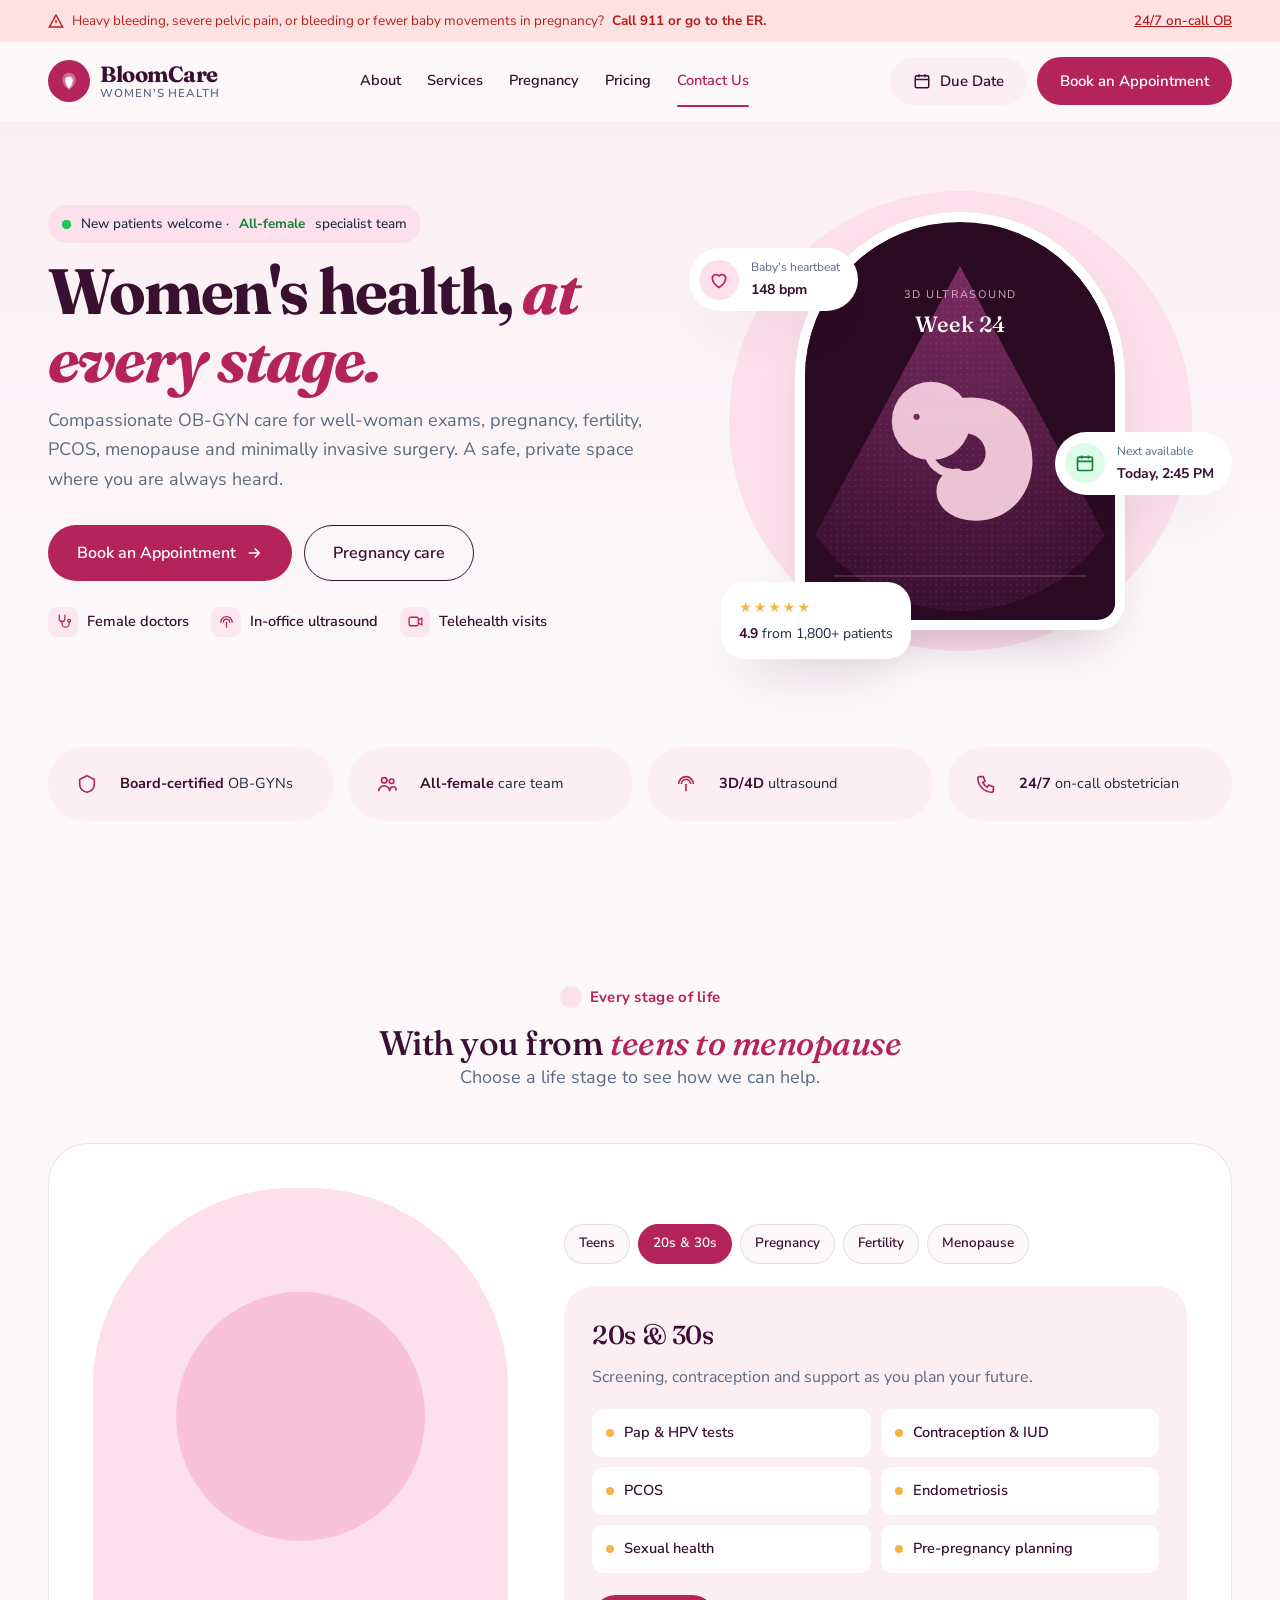
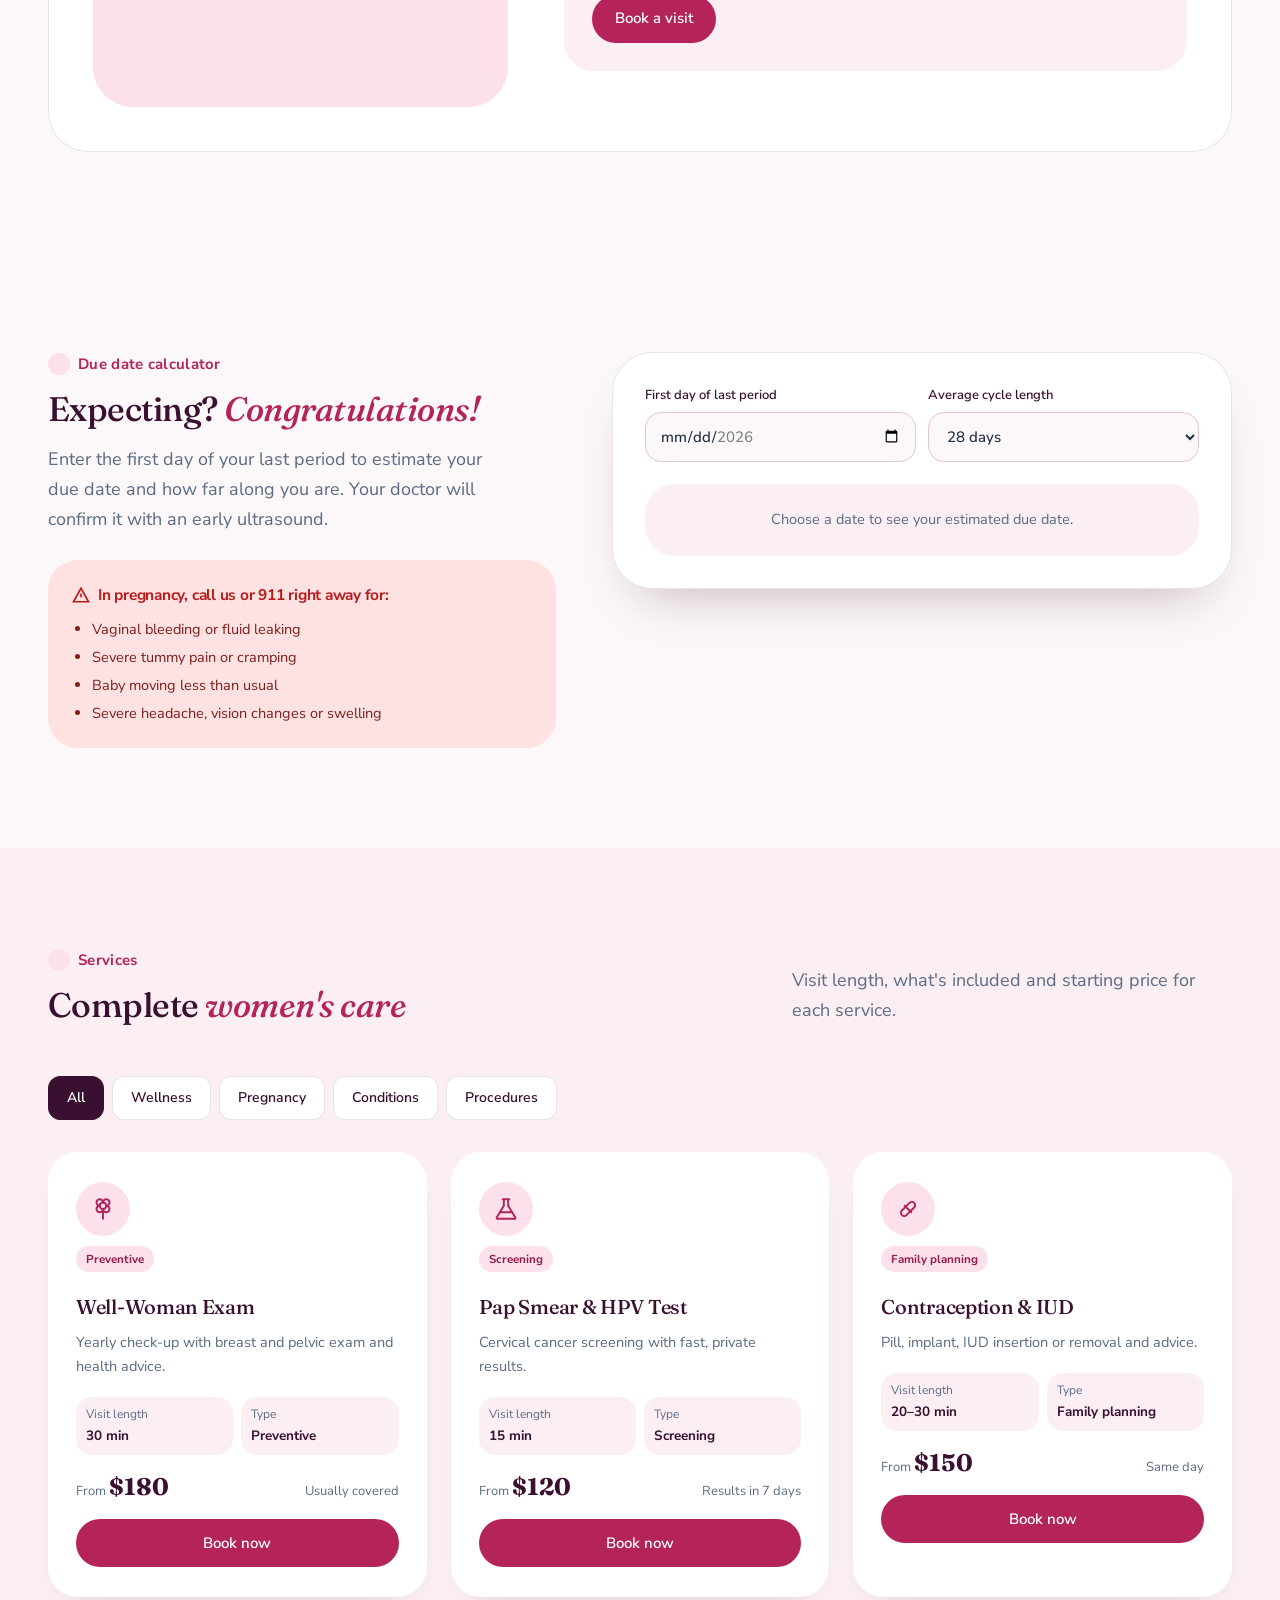
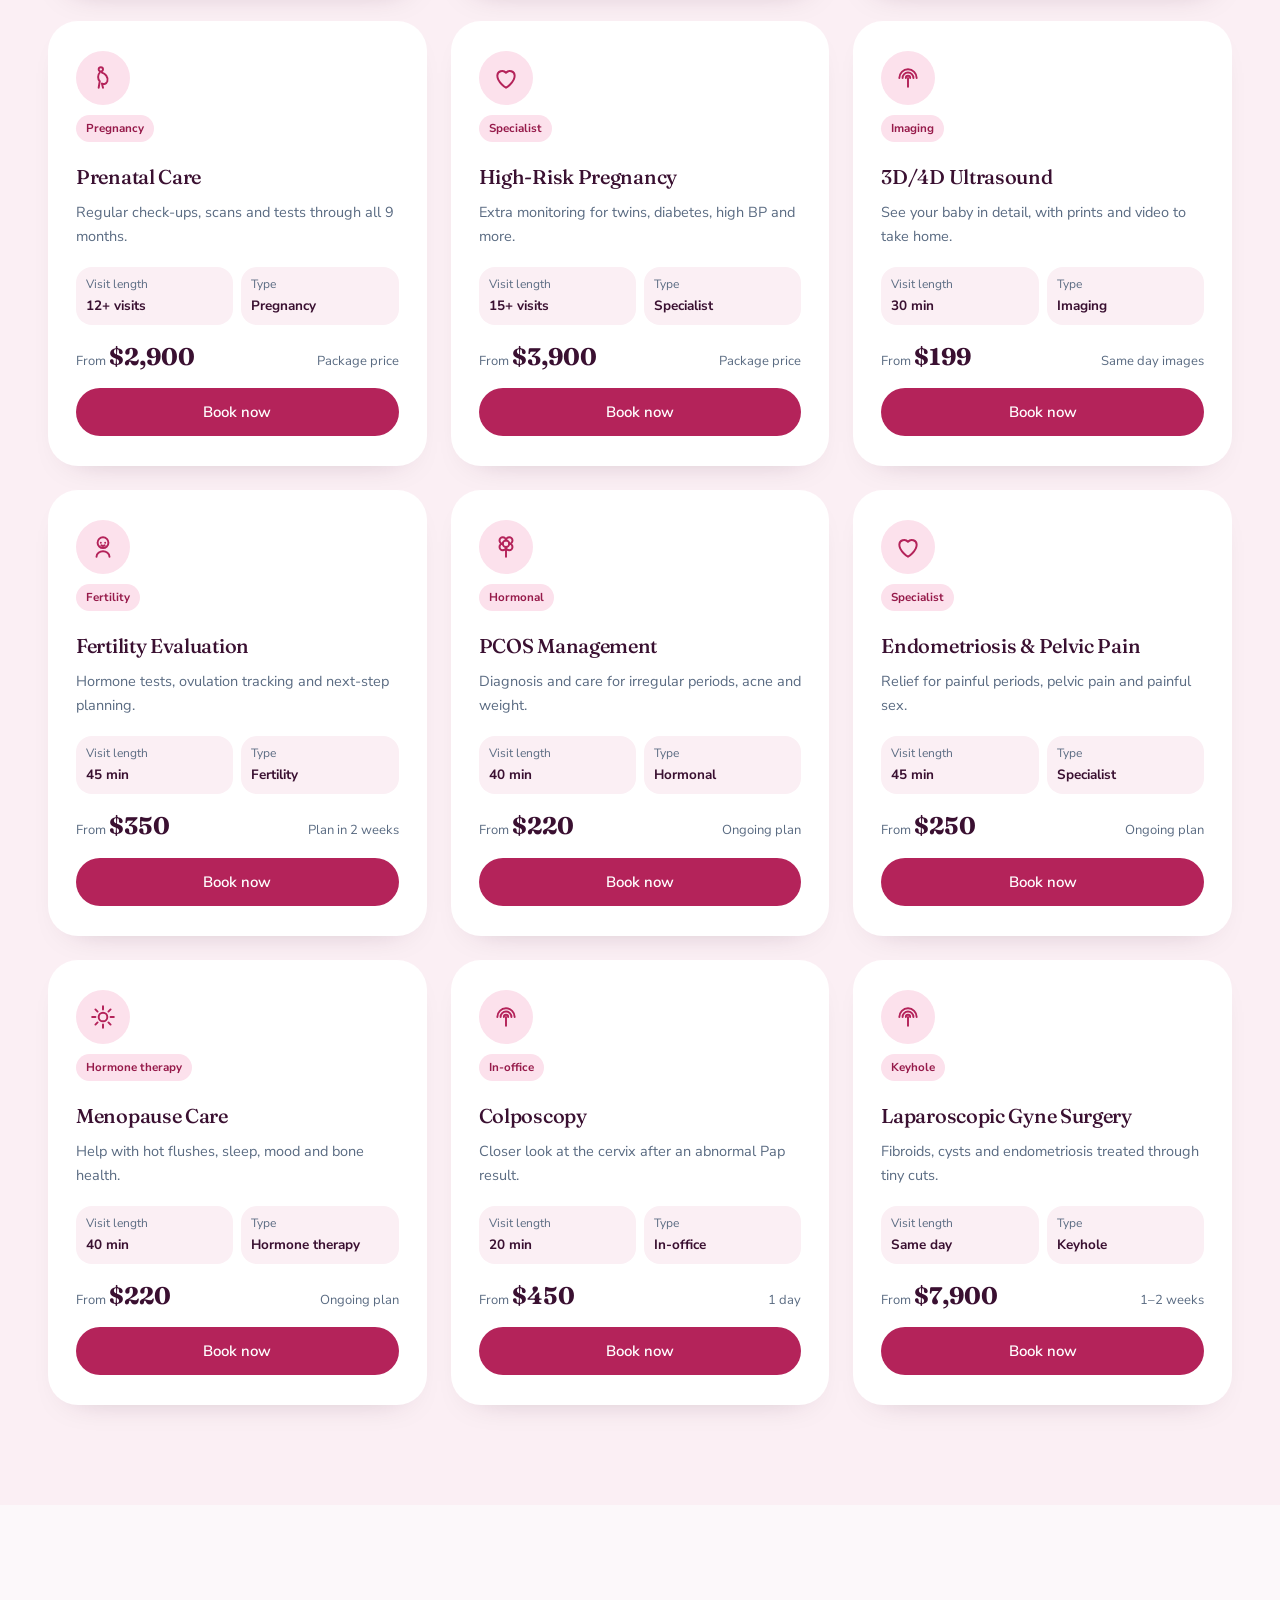
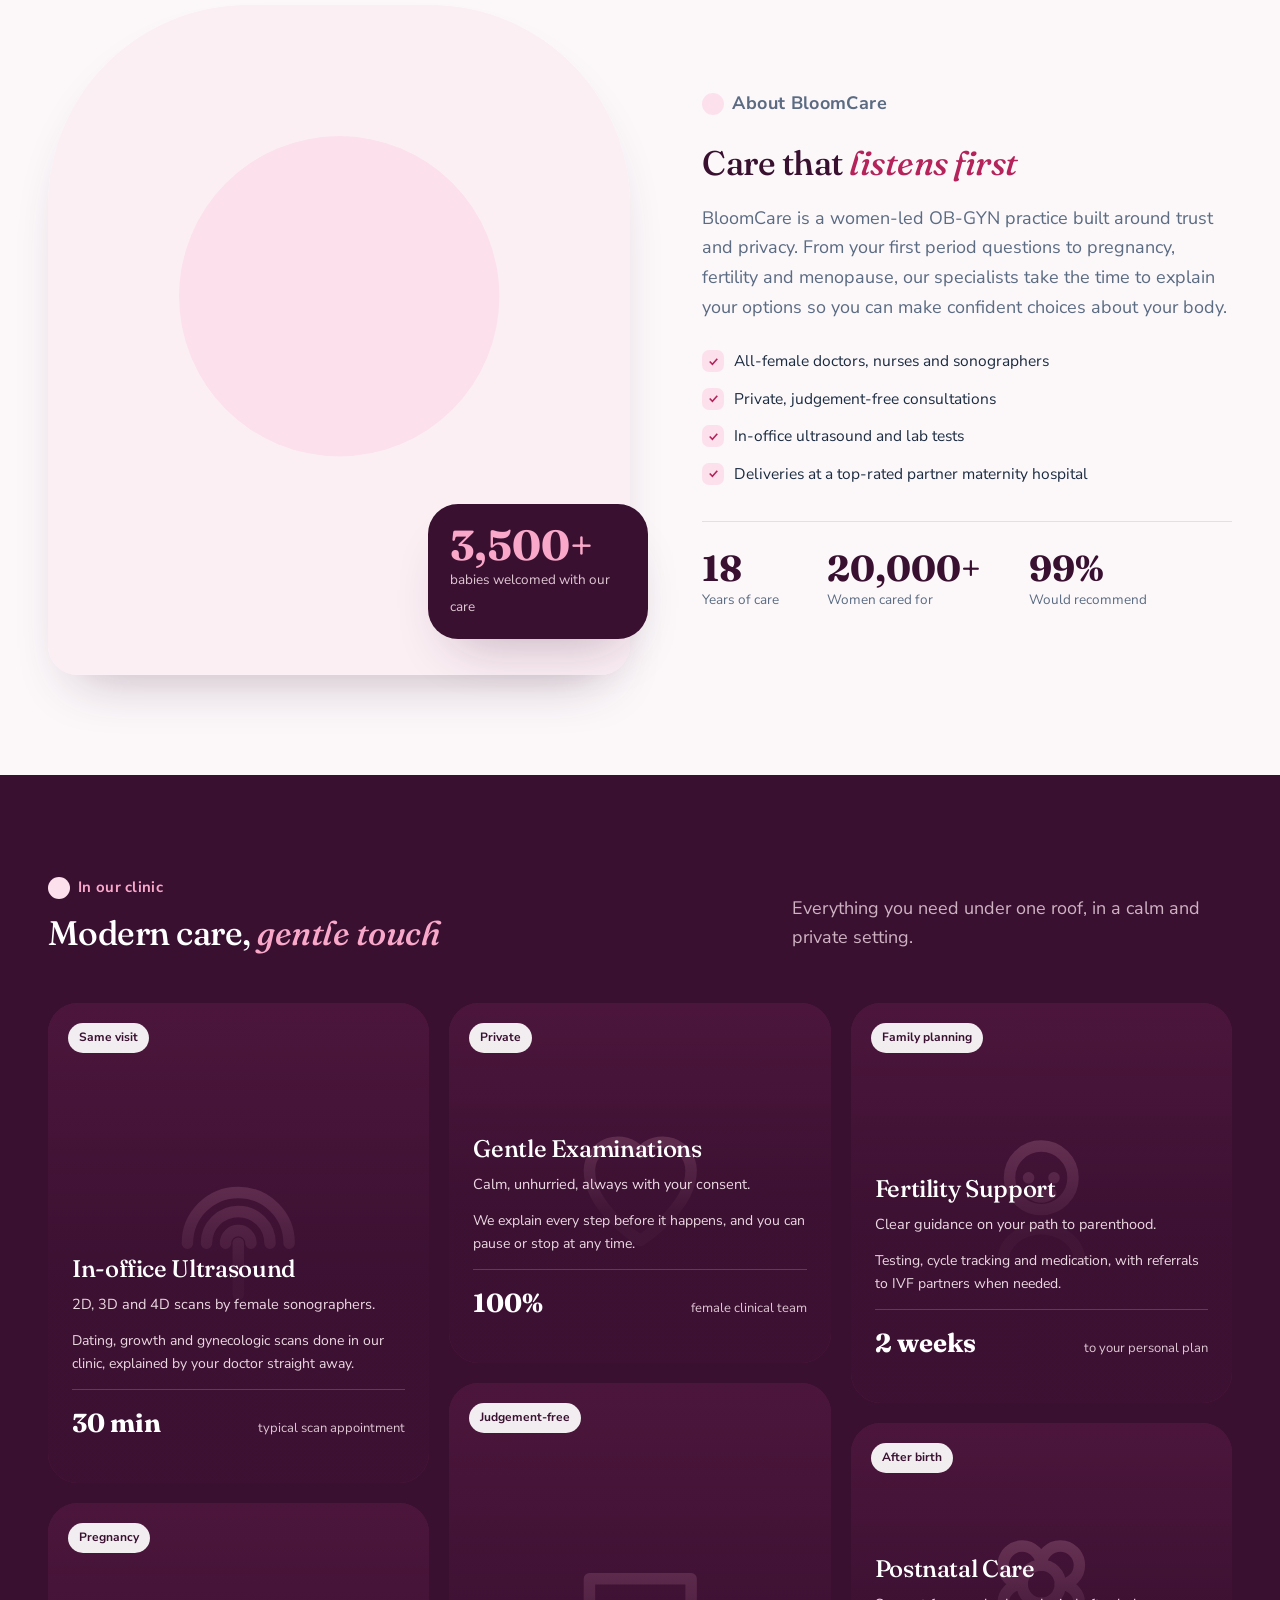
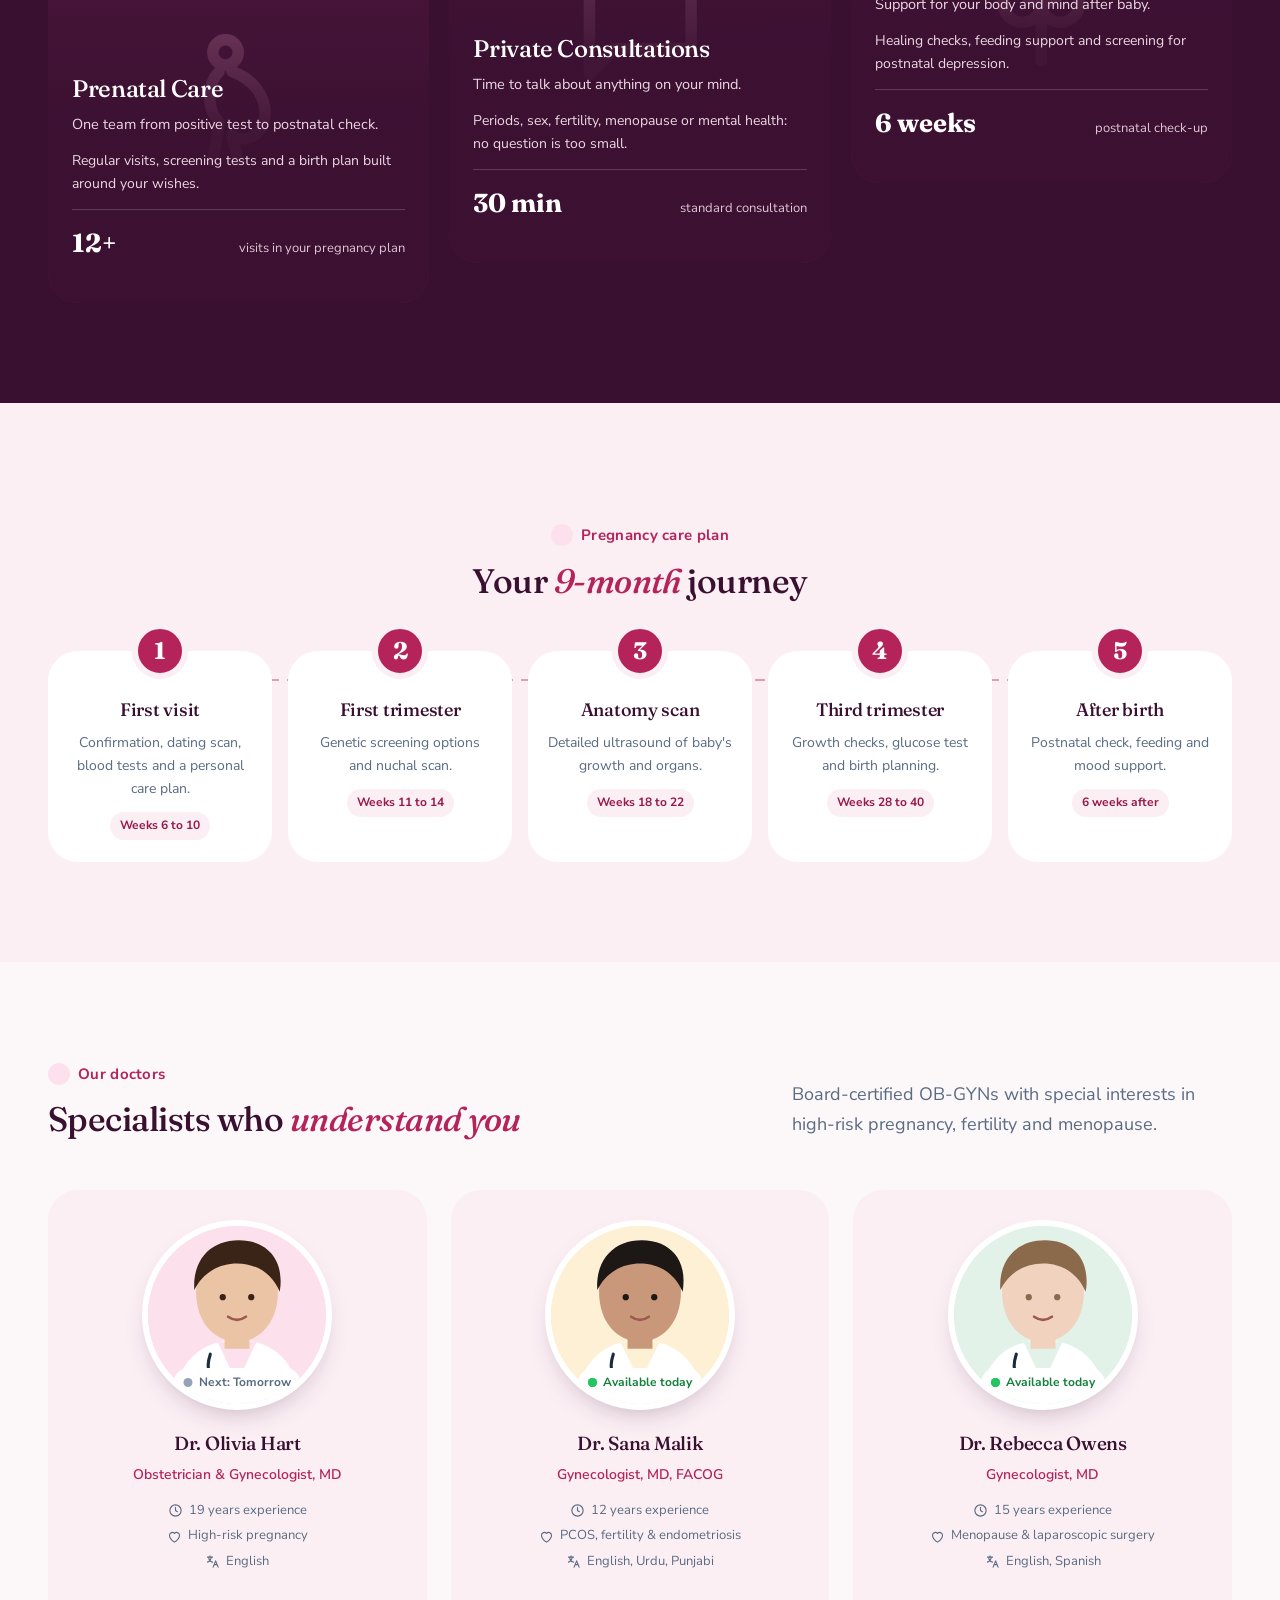
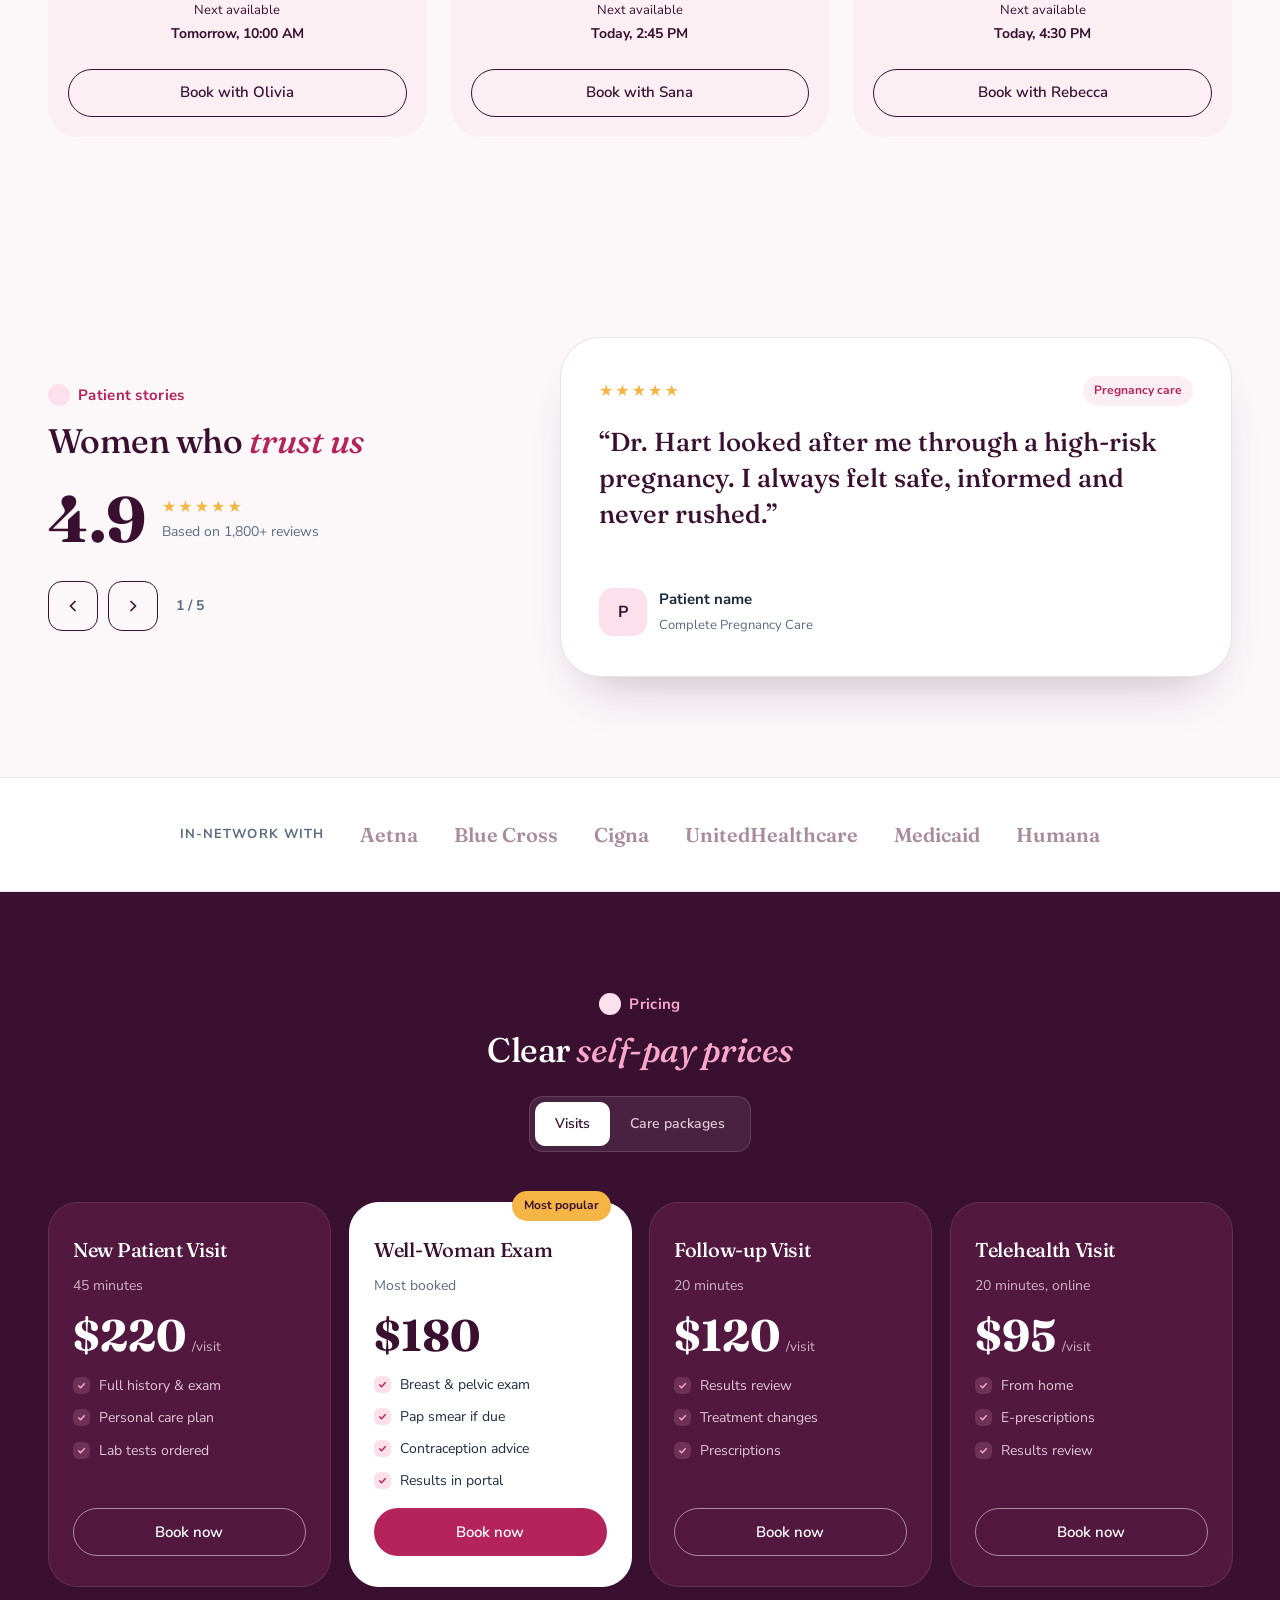
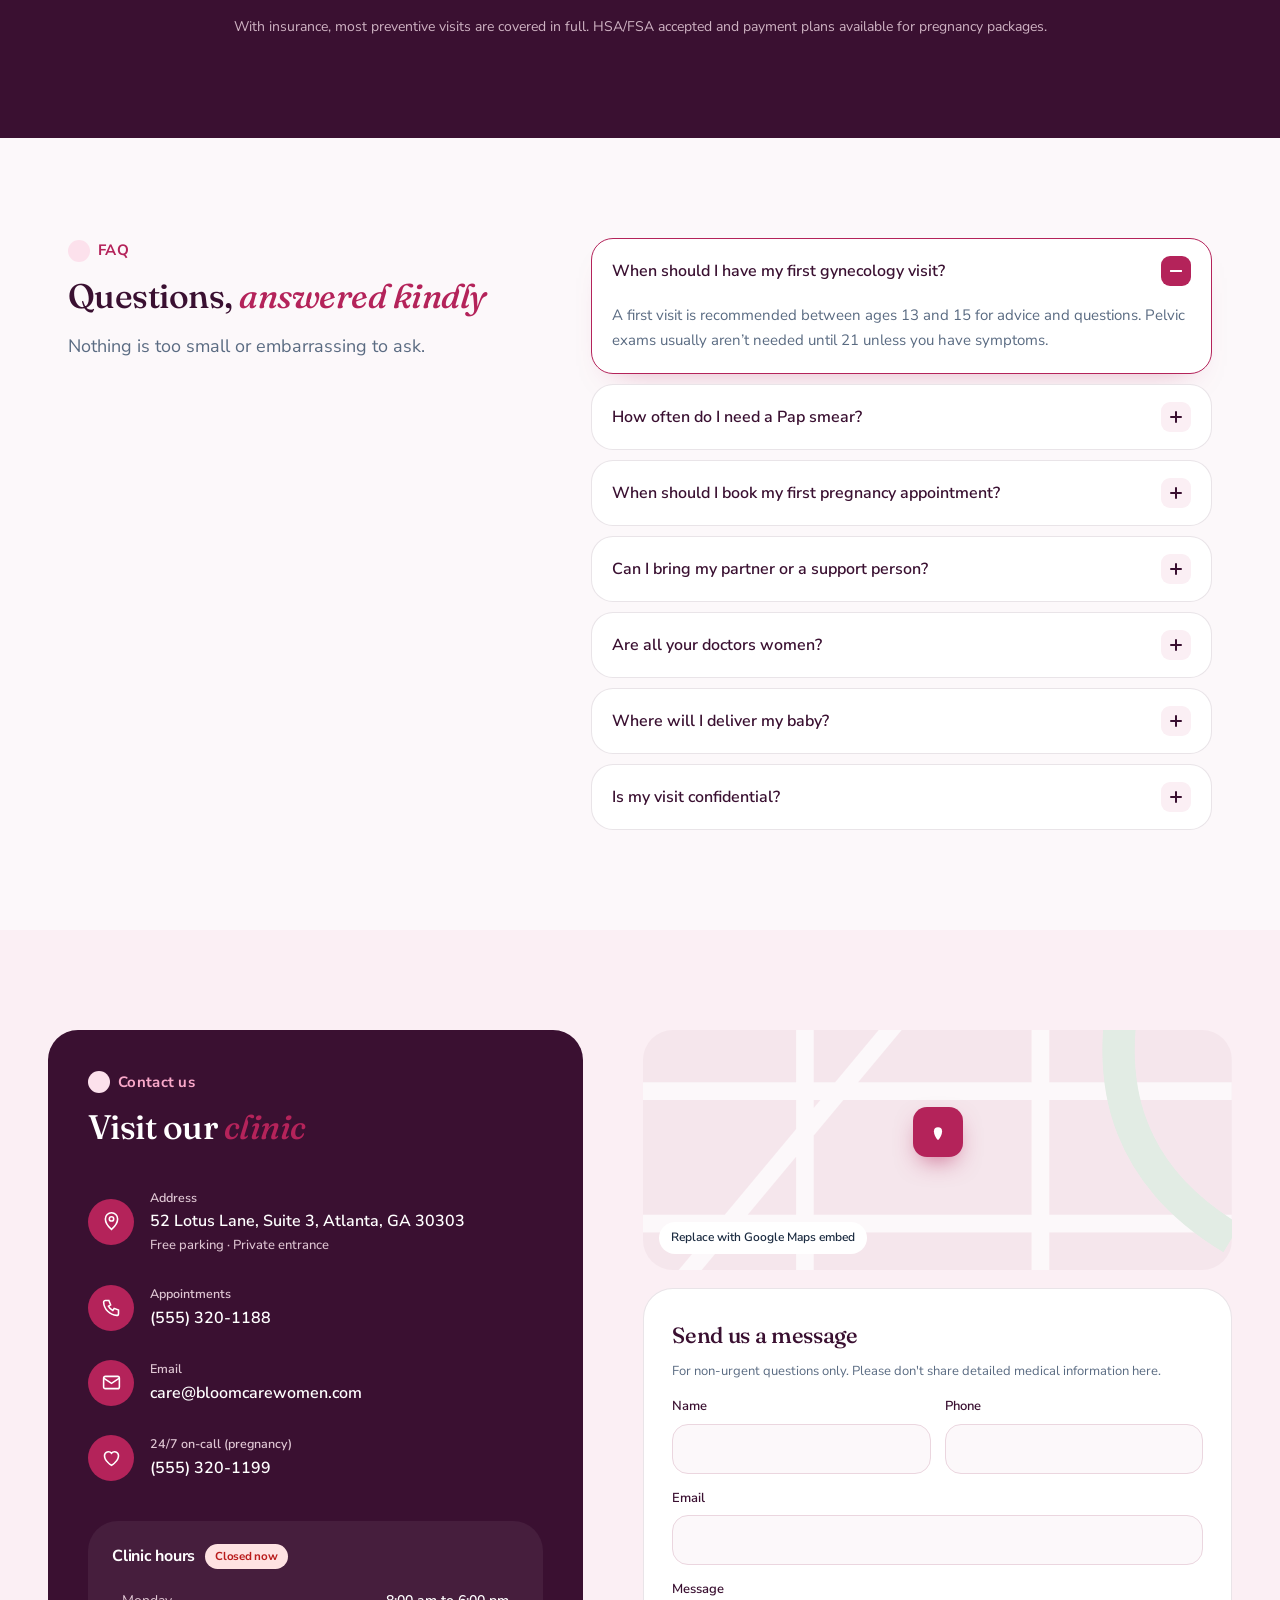
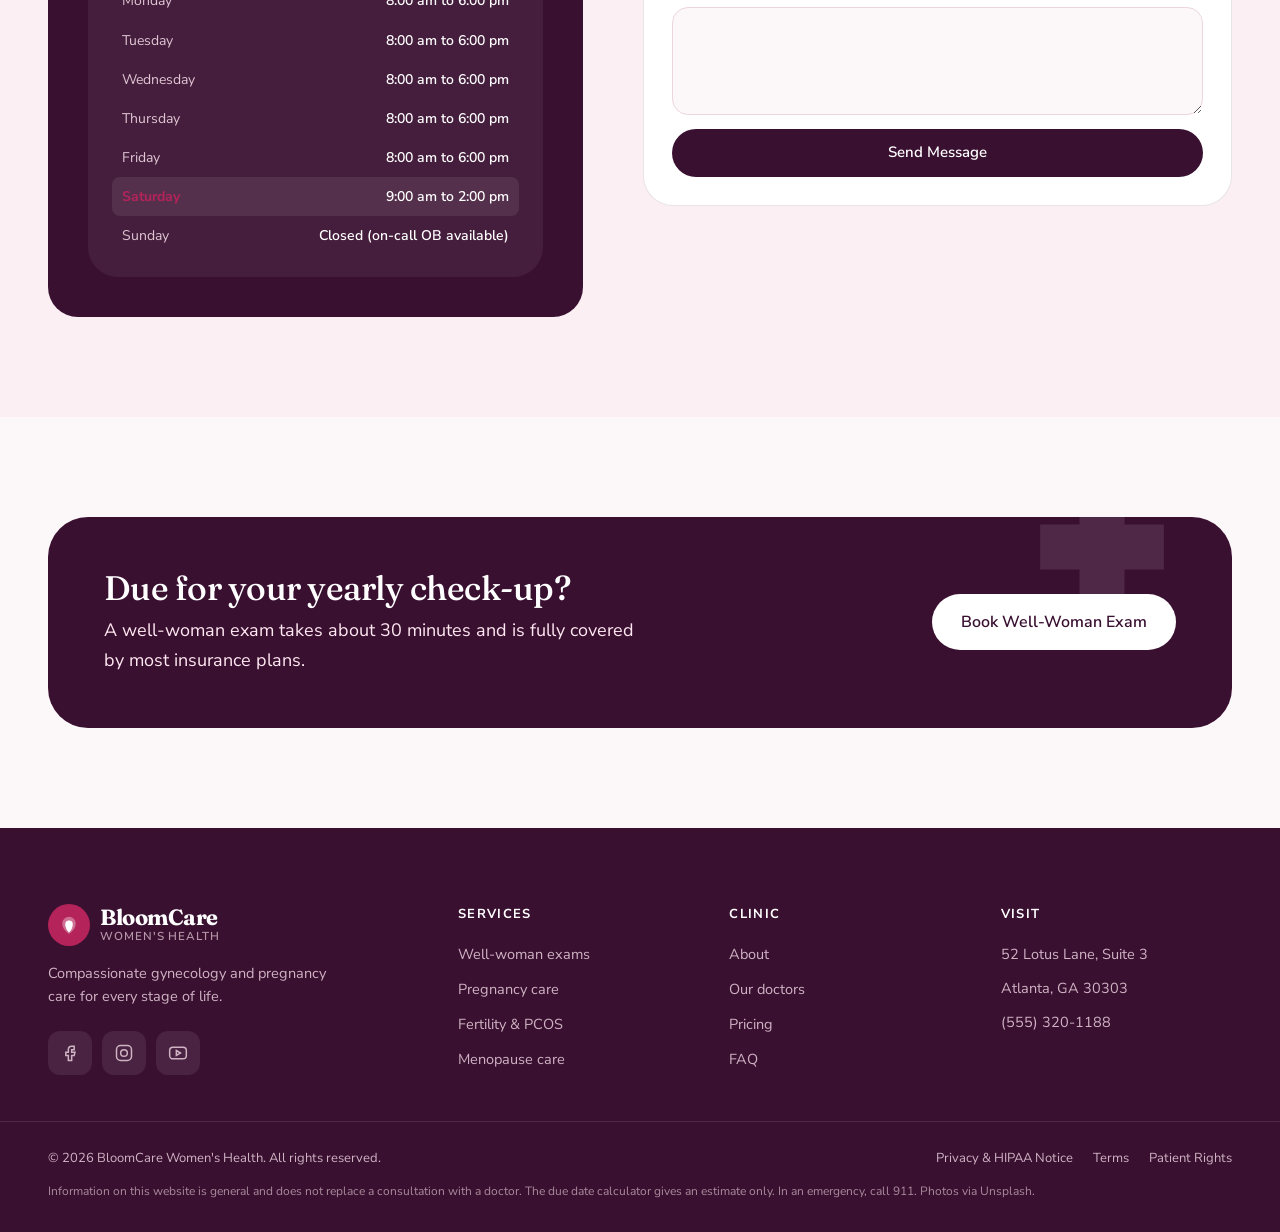
<file: gynecologist/index.html>
<!doctype html>
<html lang="en">
<head>
<meta charset="utf-8">
<meta name="viewport" content="width=device-width, initial-scale=1">
<title>BloomCare | Gynecologist &amp; Obstetrician (OB-GYN)</title>
<meta name="description" content="Caring OB-GYN specialists for well-woman exams, pregnancy care, fertility, PCOS, menopause and minimally invasive gynecologic surgery.">
<meta name="theme-color" content="#3A1031">
<meta property="og:title" content="BloomCare | Women's health, at every stage">
<meta property="og:description" content="Gynecology and pregnancy care from an all-female team of specialists.">
<meta property="og:type" content="website">
<meta property="og:image" content="https://images.unsplash.com/photo-1632053652571-a6a45052bbbd?auto=format&fit=crop&q=80&w=1200">
<link rel="preconnect" href="https://fonts.googleapis.com">
<link rel="preconnect" href="https://fonts.gstatic.com" crossorigin>
<link rel="preconnect" href="https://images.unsplash.com">
<link href="https://fonts.googleapis.com/css2?family=Fraunces:ital,opsz,wght@0,9..144,500;0,9..144,600;1,9..144,500&family=Nunito+Sans:wght@400;600;700&display=swap" rel="stylesheet">
<link rel="stylesheet" href="style.css?v=1119k">
<link rel="stylesheet" href="gyn.css?v=1119k">
<script type="application/ld+json">
{
  "@context": "https://schema.org",
  "@type": "MedicalClinic",
  "medicalSpecialty": ["Gynecologic", "Obstetric"],
  "name": "BloomCare Women's Health",
  "telephone": "+1-555-320-1188",
  "email": "care@bloomcarewomen.com",
  "address": {"@type": "PostalAddress","streetAddress": "52 Lotus Lane, Suite 3","addressLocality": "Atlanta","addressRegion": "GA","postalCode": "30303","addressCountry": "US"},
  "openingHours": ["Mo-Fr 08:00-18:00","Sa 09:00-14:00"],
  "priceRange": "$$"
}
</script>
</head>
<body>
<a href="#main" class="skip">Skip to content</a>
<!-- Photos: free images from Unsplash (unsplash.com/license). Each <img> removes itself if it can't load, so the illustrated fallback shows. -->

<!-- ===== EMERGENCY BAR ===== -->
<div class="ebar" role="note">
  <div class="container ebar__inner">
    <p><svg width="16" height="16" viewBox="0 0 24 24" fill="none" stroke="currentColor" stroke-width="2.2" aria-hidden="true"><path d="M12 3l10 18H2Z"/><path d="M12 10v5M12 18h.01"/></svg> <span class="eb-long">Heavy bleeding, severe pelvic pain, or bleeding or fewer baby movements in pregnancy? </span><span class="eb-short">Heavy bleeding in pregnancy? </span><strong>Call 911 or go to the ER.</strong></p>
    <a href="tel:+15553201199" class="ebar__link">24/7 on-call OB</a>
  </div>
</div>

<!-- ===== NAVBAR ===== -->
<header class="nav" id="nav">
  <div class="container nav__inner">
    <a href="#top" class="logo" aria-label="BloomCare home">
      <span class="logo__mark" aria-hidden="true"><svg viewBox="0 0 32 32"><path d="M16 28c-6-4-9-9-9-14a9 9 0 0 1 9-9 9 9 0 0 1 9 9c0 5-3 10-9 14Z" fill="currentColor" opacity=".35"/><path d="M16 26c-3-3-5-7-5-11a5 5 0 0 1 10 0c0 4-2 8-5 11Z" fill="currentColor"/></svg></span>
      <span class="logo__text">BloomCare<small>Women's Health</small></span>
    </a>
    <nav class="menu" id="menu" aria-label="Main">
      <a href="#about">About</a>
      <a href="#procedures">Services</a>
      <a href="#pregnancy">Pregnancy</a>
      <a href="#pricing">Pricing</a>
      <a href="#contact">Contact Us</a>
      <div class="menu__foot">
        <button type="button" class="btn btn--blue btn--block" data-book>Book an Appointment</button>
        <a href="#pregnancy" class="btn btn--line btn--block">Due Date Calculator</a>
        <a href="tel:+15553201188" class="btn btn--ghost btn--block">Call (555) 320-1188</a>
      </div>
    </nav>
    <div class="nav__right">
      <a href="#pregnancy" class="btn btn--ghost nav__rx">
        <svg width="18" height="18" viewBox="0 0 24 24" fill="none" stroke="currentColor" stroke-width="2" aria-hidden="true"><rect x="3" y="5" width="18" height="16" rx="2"/><path d="M3 10h18M8 3v4M16 3v4"/></svg>
        Due Date
      </a>
      <button type="button" class="btn btn--blue nav__cta" data-book>Book an Appointment</button>
      <button type="button" class="burger" id="burger" aria-label="Open menu" aria-expanded="false" aria-controls="menu"><span></span><span></span><span></span></button>
    </div>
  </div>
</header>

<main id="main">

<!-- ===== HERO ===== -->
<section class="hero chero" id="top">
  <div class="container hero__grid">
    <div class="hero__copy">
      <p class="status fade d1"><span class="live" aria-hidden="true"></span> New patients welcome · <strong>All-female</strong> specialist team</p>
      <h1 class="fade d2">Women's health, <span class="u">at every stage.</span></h1>
      <p class="lead fade d3">Compassionate OB-GYN care for well-woman exams, pregnancy, fertility, PCOS, menopause and minimally invasive surgery. A safe, private space where you are always heard.</p>
      <div class="hero__btns fade d4">
        <button type="button" class="btn btn--blue btn--lg" data-book>Book an Appointment
          <svg width="18" height="18" viewBox="0 0 24 24" fill="none" stroke="currentColor" stroke-width="2" aria-hidden="true"><path d="M5 12h14M13 6l6 6-6 6"/></svg>
        </button>
        <a href="#pregnancy" class="btn btn--line btn--lg">Pregnancy care</a>
      </div>
      <ul class="chero__ticks fade d4 tk-list">
        <li><span class="tk" aria-hidden="true"><svg viewBox="0 0 24 24" fill="none" stroke="currentColor" stroke-width="1.8" stroke-linecap="round" stroke-linejoin="round"><path d="M6 3v5a4 4 0 0 0 8 0V3"/><path d="M10 12v3a5 5 0 0 0 10 0v-2"/><circle cx="20" cy="11" r="2"/></svg></span>Female doctors</li><li><span class="tk" aria-hidden="true"><svg viewBox="0 0 24 24" fill="none" stroke="currentColor" stroke-width="1.8" stroke-linecap="round" stroke-linejoin="round"><path d="M4 13a8 8 0 0 1 16 0"/><path d="M7.5 13a4.5 4.5 0 0 1 9 0"/><path d="M12 13v7"/></svg></span>In-office ultrasound</li><li><span class="tk" aria-hidden="true"><svg viewBox="0 0 24 24" fill="none" stroke="currentColor" stroke-width="1.8" stroke-linecap="round" stroke-linejoin="round"><rect x="3" y="6" width="13" height="12" rx="2"/><path d="M16 10l5-3v10l-5-3"/></svg></span>Telehealth visits</li>
      </ul>
    </div>

    <div class="hero__art chero__art fade d3">
      <div class="hero__bg" aria-hidden="true"></div>
      <div class="chero__frame sframe usound" aria-hidden="true">
        <div class="us__label"><span>3D Ultrasound</span><strong>Week 24</strong></div>
        <svg class="us__img" viewBox="0 0 300 380">
          <defs><radialGradient id="cone" cx="50%" cy="0%" r="100%"><stop offset="0" stop-color="#7A2B60"/><stop offset="1" stop-color="#3A1031"/></radialGradient>
          <pattern id="dots" width="6" height="6" patternUnits="userSpaceOnUse"><circle cx="1" cy="1" r=".8" fill="rgba(255,220,235,.12)"/></pattern></defs>
          <rect width="300" height="380" fill="#2A0B23"/>
          <path d="M150 40 L290 300 A170 170 0 0 1 10 300 Z" fill="url(#cone)"/>
          <path d="M150 40 L290 300 A170 170 0 0 1 10 300 Z" fill="url(#dots)"/>
          <g class="us__baby" fill="#F9D2E2" opacity=".92">
            <circle cx="122" cy="190" r="38"/>
            <path d="M150 168c40-6 72 22 70 64-2 36-30 58-62 54-22-3-34-18-30-34 3-12 14-16 24-14 14 3 26-8 22-22-3-12-16-16-26-14Z"/>
            <path d="M120 224c4 12 16 18 28 16" fill="none" stroke="#F9D2E2" stroke-width="8" stroke-linecap="round"/>
            <circle cx="108" cy="186" r="3" fill="#7A2B60"/>
          </g>
          <path d="M28 340h244" stroke="rgba(249,168,201,.35)"/>
          <path class="us__wave" d="M28 352h40l8-10 8 20 8-26 8 30 6-14h40l8-10 8 20 8-26 8 30 6-14h40l8-10 8 20 8-26 8 30 6-14h22" fill="none" stroke="#F9A8C9" stroke-width="2"/>
        </svg>
      </div>
      <div class="fcard fcard--a floatA" aria-hidden="true">
        <span class="fcard__ic"><svg width="20" height="20" viewBox="0 0 24 24" fill="none" stroke="currentColor" stroke-width="2"><path d="M12 21s-8-5-8-11a4.5 4.5 0 0 1 8-2.8A4.5 4.5 0 0 1 20 10c0 6-8 11-8 11Z"/></svg></span>
        <span><small>Baby's heartbeat</small><strong>148 bpm</strong></span>
      </div>
      <div class="fcard fcard--b floatB" aria-hidden="true"><span class="fcard__ic fcard__ic--green"><svg width="20" height="20" viewBox="0 0 24 24" fill="none" stroke="currentColor" stroke-width="2"><rect x="3" y="5" width="18" height="16" rx="2"/><path d="M3 10h18M8 3v4M16 3v4"/></svg></span><span><small>Next available</small><strong>Today, 2:45 PM</strong></span></div>
      <div class="fcard fcard--c floatA"><span class="stars" aria-label="Rated 4.9 out of 5">★★★★★</span><span><strong>4.9</strong> from 1,800+ patients</span></div>
    </div>
  </div>

  <div class="container">
    <ul class="trust reveal">
      <li><span class="trust__ic"><svg viewBox="0 0 24 24" fill="none" stroke="currentColor" stroke-width="1.8" aria-hidden="true"><path d="M12 3l8 4v5c0 5-3.5 8-8 9-4.5-1-8-4-8-9V7l8-4Z"/></svg></span><span><strong>Board-certified</strong> OB-GYNs</span></li>
      <li><span class="trust__ic"><svg viewBox="0 0 24 24" fill="none" stroke="currentColor" stroke-width="1.8" aria-hidden="true"><circle cx="9" cy="8" r="3"/><circle cx="17" cy="9" r="2.5"/><path d="M3 20c0-4 3-6 6-6s6 2 6 6M15 20c0-3 1.5-5 4-5s3 1.5 3 4"/></svg></span><span><strong>All-female</strong> care team</span></li>
      <li><span class="trust__ic"><svg viewBox="0 0 24 24" fill="none" stroke="currentColor" stroke-width="1.8" aria-hidden="true"><path d="M4 12a8 8 0 0 1 16 0"/><path d="M7 12a5 5 0 0 1 10 0"/><path d="M12 12v8"/></svg></span><span><strong>3D/4D</strong> ultrasound</span></li>
      <li><span class="trust__ic"><svg viewBox="0 0 24 24" fill="none" stroke="currentColor" stroke-width="1.8" aria-hidden="true"><path d="M5 4h4l2 5-2.5 1.5a11 11 0 0 0 5 5L15 13l5 2v4a2 2 0 0 1-2 2A16 16 0 0 1 3 6a2 2 0 0 1 2-2Z"/></svg></span><span><strong>24/7</strong> on-call obstetrician</span></li>
    </ul>
  </div>
</section>

<!-- ===== LIFE STAGES ===== -->
<section class="section container" id="stages">
  <div class="head center reveal">
    <p class="eyebrow">Every stage of life</p>
    <h2>With you from <span class="u">teens to menopause</span></h2>
    <p class="sub">Choose a life stage to see how we can help.</p>
  </div>
  <div class="bodymap reveal">
    <div class="stage-photo">
      <svg viewBox="0 0 400 500" aria-hidden="true"><rect width="400" height="500" fill="#FCE1EC"/><circle cx="200" cy="220" r="120" fill="#F8C3D8"/></svg>
      <img class="photo" src="https://images.unsplash.com/photo-1704388159994-98f3889483e8?auto=format&fit=crop&q=80&w=800" alt="Pregnant woman standing by a window" loading="lazy" decoding="async" onerror="this.remove()">
    </div>
    <div class="area" aria-live="polite">
      <div class="area__chips" id="areaChips" role="tablist" aria-label="Life stages"></div>
      <div class="area__card" id="areaCard"></div>
    </div>
  </div>
</section>

<!-- ===== PREGNANCY: DUE DATE ===== -->
<section class="section container" id="pregnancy">
  <div class="helper reveal">
    <div class="helper__intro">
      <p class="eyebrow">Due date calculator</p>
      <h2>Expecting? <span class="u">Congratulations!</span></h2>
      <p class="sub">Enter the first day of your last period to estimate your due date and how far along you are. Your doctor will confirm it with an early ultrasound.</p>
      <div class="redflag">
        <h3><svg width="18" height="18" viewBox="0 0 24 24" fill="none" stroke="currentColor" stroke-width="2.2" aria-hidden="true"><path d="M12 3l10 18H2Z"/><path d="M12 10v5M12 18h.01"/></svg> In pregnancy, call us or 911 right away for:</h3>
        <ul><li>Vaginal bleeding or fluid leaking</li><li>Severe tummy pain or cramping</li><li>Baby moving less than usual</li><li>Severe headache, vision changes or swelling</li></ul>
      </div>
    </div>
    <div class="helper__box">
      <div class="duedate">
        <label>First day of last period<input type="date" id="lmp"></label>
        <label>Average cycle length
          <select id="cycle"><option value="26">26 days</option><option value="27">27 days</option><option value="28" selected>28 days</option><option value="29">29 days</option><option value="30">30 days</option><option value="32">32 days</option><option value="35">35 days</option></select>
        </label>
      </div>
      <div class="due-out" id="dueOut" aria-live="polite"><p class="result__empty">Choose a date to see your estimated due date.</p></div>
    </div>
  </div>
</section>

<!-- ===== SERVICES ===== -->
<section class="section section--tint" id="procedures">
  <div class="container">
    <div class="head head--split reveal">
      <div><p class="eyebrow">Services</p><h2>Complete <span class="u">women's care</span></h2></div>
      <p class="sub">Visit length, what's included and starting price for each service.</p>
    </div>
    <div class="tabs reveal" role="tablist" aria-label="Filter services" id="tabs">
      <button type="button" role="tab" aria-selected="true" data-filter="all">All</button>
      <button type="button" role="tab" aria-selected="false" data-filter="wellness">Wellness</button>
      <button type="button" role="tab" aria-selected="false" data-filter="pregnancy">Pregnancy</button>
      <button type="button" role="tab" aria-selected="false" data-filter="conditions">Conditions</button>
      <button type="button" role="tab" aria-selected="false" data-filter="procedures">Procedures</button>
    </div>
    <div class="sgrid" id="sgrid"></div>
  </div>
</section>

<!-- ===== ABOUT ===== -->
<section class="section container about" id="about">
  <div class="cabout__media reveal">
    <div class="cabout__photo">
      <svg viewBox="0 0 400 460" aria-hidden="true"><rect width="400" height="460" fill="#FBEFF4"/><circle cx="200" cy="200" r="110" fill="#FCE1EC"/></svg>
      <img class="photo" src="https://images.unsplash.com/photo-1631217868264-e5b90bb7e133?auto=format&fit=crop&q=80&w=900" alt="Smiling doctor talking with a patient in a clinic" loading="lazy" decoding="async" onerror="this.remove()">
    </div>
    <div class="cabout__badge floatB"><strong>3,500+</strong><span>babies welcomed with our care</span></div>
  </div>
  <div class="about__copy reveal">
    <p class="eyebrow">About BloomCare</p>
    <h2>Care that <span class="u">listens first</span></h2>
    <p>BloomCare is a women-led OB-GYN practice built around trust and privacy. From your first period questions to pregnancy, fertility and menopause, our specialists take the time to explain your options so you can make confident choices about your body.</p>
    <ul class="checks">
      <li>All-female doctors, nurses and sonographers</li>
      <li>Private, judgement-free consultations</li>
      <li>In-office ultrasound and lab tests</li>
      <li>Deliveries at a top-rated partner maternity hospital</li>
    </ul>
    <div class="about__nums">
      <div><strong data-count="18">0</strong><span>Years of care</span></div>
      <div><strong data-count="20000" data-suffix="+">0</strong><span>Women cared for</span></div>
      <div><strong data-count="99" data-suffix="%">0</strong><span>Would recommend</span></div>
    </div>
  </div>
</section>

<!-- ===== CARE (photo cards) ===== -->
<section class="section section--navy" id="techniques">
  <div class="container">
    <div class="head head--split reveal">
      <div><p class="eyebrow eyebrow--light">In our clinic</p><h2>Modern care, <span class="u u--light">gentle touch</span></h2></div>
      <p class="sub sub--light">Everything you need under one roof, in a calm and private setting.</p>
    </div>
    <div class="tests" id="techGrid"></div>
  </div>
</section>

<!-- ===== JOURNEY ===== -->
<section class="section section--tint" id="journey">
  <div class="container">
    <div class="head center reveal">
      <p class="eyebrow">Pregnancy care plan</p>
      <h2>Your <span class="u">9-month</span> journey</h2>
    </div>
    <ol class="journey">
      <li class="reveal"><span class="journey__n">1</span><h3>First visit</h3><p>Confirmation, dating scan, blood tests and a personal care plan.</p><small>Weeks 6 to 10</small></li>
      <li class="reveal"><span class="journey__n">2</span><h3>First trimester</h3><p>Genetic screening options and nuchal scan.</p><small>Weeks 11 to 14</small></li>
      <li class="reveal"><span class="journey__n">3</span><h3>Anatomy scan</h3><p>Detailed ultrasound of baby's growth and organs.</p><small>Weeks 18 to 22</small></li>
      <li class="reveal"><span class="journey__n">4</span><h3>Third trimester</h3><p>Growth checks, glucose test and birth planning.</p><small>Weeks 28 to 40</small></li>
      <li class="reveal"><span class="journey__n">5</span><h3>After birth</h3><p>Postnatal check, feeding and mood support.</p><small>6 weeks after</small></li>
    </ol>
  </div>
</section>

<!-- ===== DOCTORS ===== -->
<section class="section container" id="surgeons">
  <div class="head head--split reveal">
    <div><p class="eyebrow">Our doctors</p><h2>Specialists who <span class="u">understand you</span></h2></div>
    <p class="sub">Board-certified OB-GYNs with special interests in high-risk pregnancy, fertility and menopause.</p>
  </div>
  <div class="docs" id="docGrid"></div>
</section>

<!-- ===== TESTIMONIALS ===== -->
<!-- NOTE: sample reviews for layout. Replace with real, verified patient reviews before launch. -->
<section class="section container" id="reviews">
  <div class="reviews">
    <div class="reviews__intro reveal">
      <p class="eyebrow">Patient stories</p>
      <h2>Women who <span class="u">trust us</span></h2>
      <div class="score"><strong>4.9</strong><div><span class="stars">★★★★★</span><small>Based on 1,800+ reviews</small></div></div>
      <div class="rev-ctrl">
        <button type="button" class="round" id="prev" aria-label="Previous review"><svg width="20" height="20" viewBox="0 0 24 24" fill="none" stroke="currentColor" stroke-width="2" aria-hidden="true"><path d="M15 6l-6 6 6 6"/></svg></button>
        <button type="button" class="round" id="next" aria-label="Next review"><svg width="20" height="20" viewBox="0 0 24 24" fill="none" stroke="currentColor" stroke-width="2" aria-hidden="true"><path d="M9 6l6 6-6 6"/></svg></button>
        <span class="rev-count" id="revCount" aria-live="polite">1 / 5</span>
      </div>
    </div>
    <div class="rev-stage reveal" id="revStage"></div>
  </div>
</section>

<div class="insure">
  <div class="container insure__inner">
    <p>In-network with</p>
    <ul><li>Aetna</li><li>Blue Cross</li><li>Cigna</li><li>UnitedHealthcare</li><li>Medicaid</li><li>Humana</li></ul>
  </div>
</div>

<!-- ===== PRICING ===== -->
<section class="section section--navy" id="pricing">
  <div class="container">
    <div class="head center reveal">
      <p class="eyebrow eyebrow--light">Pricing</p>
      <h2>Clear <span class="u u--light">self-pay prices</span></h2>
      <div class="toggle" role="group" aria-label="Price type">
        <button type="button" class="active" data-ptab="visits" aria-pressed="true">Visits</button>
        <button type="button" data-ptab="packages" aria-pressed="false">Care packages</button>
      </div>
    </div>
    <div class="plans" id="plans"></div>
    <p class="plans__note reveal">With insurance, most preventive visits are covered in full. HSA/FSA accepted and payment plans available for pregnancy packages.</p>
  </div>
</section>

<!-- ===== FAQ ===== -->
<section class="section container faq" id="faq">
  <div class="faq__intro reveal">
    <p class="eyebrow">FAQ</p>
    <h2>Questions, <span class="u">answered kindly</span></h2>
    <p class="sub">Nothing is too small or embarrassing to ask.</p>
      <div class="faq__img"><img src="https://images.unsplash.com/photo-1749065306033-0cb90ff6e283?auto=format&fit=crop&q=80&w=900" alt="Doctor caring for a patient" loading="lazy" decoding="async" onerror="this.parentNode.remove()"></div>
    <div class="faq__card">
      <h3>Pregnant and worried?</h3>
      <p>Our on-call obstetrician is available 24/7 for current pregnancy patients.</p>
      <a href="tel:+15553201199" class="btn btn--blue">On-call (555) 320-1199</a>
    </div>
  </div>
  <div class="faq__list reveal" id="faqList"></div>
</section>

<!-- ===== CONTACT ===== -->
<section class="section section--tint" id="contact">
  <div class="container contact">
    <div class="contact__info reveal">
      <p class="eyebrow">Contact us</p>
      <h2>Visit our <span class="u">clinic</span></h2>
      <ul class="info">
        <li><span class="info__ic"><svg viewBox="0 0 24 24" fill="none" stroke="currentColor" stroke-width="1.8" aria-hidden="true"><path d="M12 21s-7-6.2-7-12a7 7 0 0 1 14 0c0 5.8-7 12-7 12Z"/><circle cx="12" cy="9" r="2.5"/></svg></span><span><small>Address</small>52 Lotus Lane, Suite 3, Atlanta, GA 30303<em>Free parking · Private entrance</em></span></li>
        <li><span class="info__ic"><svg viewBox="0 0 24 24" fill="none" stroke="currentColor" stroke-width="1.8" aria-hidden="true"><path d="M5 4h4l2 5-2.5 1.5a11 11 0 0 0 5 5L15 13l5 2v4a2 2 0 0 1-2 2A16 16 0 0 1 3 6a2 2 0 0 1 2-2Z"/></svg></span><span><small>Appointments</small><a href="tel:+15553201188">(555) 320-1188</a></span></li>
        <li><span class="info__ic"><svg viewBox="0 0 24 24" fill="none" stroke="currentColor" stroke-width="1.8" aria-hidden="true"><rect x="3" y="5" width="18" height="14" rx="2"/><path d="M3 7l9 6 9-6"/></svg></span><span><small>Email</small><a href="mailto:care@bloomcarewomen.com">care@bloomcarewomen.com</a></span></li>
        <li><span class="info__ic"><svg viewBox="0 0 24 24" fill="none" stroke="currentColor" stroke-width="1.8" aria-hidden="true"><path d="M12 21s-8-5-8-11a4.5 4.5 0 0 1 8-2.8A4.5 4.5 0 0 1 20 10c0 6-8 11-8 11Z"/></svg></span><span><small>24/7 on-call (pregnancy)</small><a href="tel:+15553201199">(555) 320-1199</a></span></li>
      </ul>
      <div class="hours">
        <h3>Clinic hours <span class="open-now" id="openNow"></span></h3>
        <dl id="hoursList">
          <div data-day="1"><dt>Monday</dt><dd>8:00 am to 6:00 pm</dd></div>
          <div data-day="2"><dt>Tuesday</dt><dd>8:00 am to 6:00 pm</dd></div>
          <div data-day="3"><dt>Wednesday</dt><dd>8:00 am to 6:00 pm</dd></div>
          <div data-day="4"><dt>Thursday</dt><dd>8:00 am to 6:00 pm</dd></div>
          <div data-day="5"><dt>Friday</dt><dd>8:00 am to 6:00 pm</dd></div>
          <div data-day="6"><dt>Saturday</dt><dd>9:00 am to 2:00 pm</dd></div>
          <div data-day="0"><dt>Sunday</dt><dd>Closed (on-call OB available)</dd></div>
        </dl>
      </div>
    </div>
    <div class="contact__side reveal">
      <div class="map" role="img" aria-label="Map placeholder">
        <svg viewBox="0 0 400 240" preserveAspectRatio="xMidYMid slice" aria-hidden="true"><rect width="400" height="240" fill="#F5E6EC"/><path d="M0 80H400M0 170H400M110 0V240M270 0V240M0 240L200 0" stroke="#FCF8FA" stroke-width="12" fill="none"/><path d="M330 0Q300 120 400 180" stroke="#E2ECE4" stroke-width="22" fill="none"/></svg>
        <span class="map__pin"><svg viewBox="0 0 32 32" aria-hidden="true"><path d="M16 26c-3-3-5-7-5-11a5 5 0 0 1 10 0c0 4-2 8-5 11Z" fill="currentColor"/></svg></span>
        <span class="map__label">Replace with Google Maps embed</span>
      </div>
      <form class="form" id="contactForm" novalidate>
        <h3 class="full">Send us a message</h3>
        <p class="form__hint full">For non-urgent questions only. Please don't share detailed medical information here.</p>
        <label>Name<input type="text" name="name" required autocomplete="name"><span class="err">Please enter your name</span></label>
        <label>Phone<input type="tel" name="phone" autocomplete="tel"></label>
        <label class="full">Email<input type="email" name="email" required autocomplete="email"><span class="err">Please enter a valid email</span></label>
        <label class="full">Message<textarea name="message" rows="4" required></textarea><span class="err">Please add a short message</span></label>
        <button type="submit" class="btn btn--navy btn--block full">Send Message</button>
        <p class="form__ok full" hidden role="status">Thanks! Our team will reply within one business day.</p>
      </form>
    </div>
  </div>
</section>

<!-- ===== CTA ===== -->
<section class="container cta-wrap">
  <div class="cta ccta reveal">
    <img class="photo ccta__bg" src="https://images.unsplash.com/photo-1711313532327-2f47602eb6ba?auto=format&fit=crop&q=80&w=1400" alt="" loading="lazy" decoding="async" onerror="this.remove()">
    <div class="cta__copy">
      <h2>Due for your yearly check-up?</h2>
      <p>A well-woman exam takes about 30 minutes and is fully covered by most insurance plans.</p>
    </div>
    <div class="cta__btns">
      <button type="button" class="btn btn--white btn--lg" data-book data-reason="Well-Woman Exam">Book Well-Woman Exam</button>
    </div>
  </div>
</section>

</main>

<!-- ===== FOOTER ===== -->
<footer class="footer">
  <div class="container footer__grid">
    <div class="footer__brand">
      <a href="#top" class="logo logo--light"><span class="logo__mark" aria-hidden="true"><svg viewBox="0 0 32 32"><path d="M16 28c-6-4-9-9-9-14a9 9 0 0 1 9-9 9 9 0 0 1 9 9c0 5-3 10-9 14Z" fill="currentColor" opacity=".35"/><path d="M16 26c-3-3-5-7-5-11a5 5 0 0 1 10 0c0 4-2 8-5 11Z" fill="currentColor"/></svg></span><span class="logo__text">BloomCare<small>Women's Health</small></span></a>
      <p>Compassionate gynecology and pregnancy care for every stage of life.</p>
      <div class="socials">
        <a href="#" aria-label="Facebook"><svg viewBox="0 0 24 24" fill="none" stroke="currentColor" stroke-width="1.8" aria-hidden="true"><path d="M14 8h3V4h-3a4 4 0 0 0-4 4v3H7v4h3v6h4v-6h3l1-4h-4V8Z"/></svg></a>
        <a href="#" aria-label="Instagram"><svg viewBox="0 0 24 24" fill="none" stroke="currentColor" stroke-width="1.8" aria-hidden="true"><rect x="3" y="3" width="18" height="18" rx="5"/><circle cx="12" cy="12" r="4"/></svg></a>
        <a href="#" aria-label="YouTube"><svg viewBox="0 0 24 24" fill="none" stroke="currentColor" stroke-width="1.8" aria-hidden="true"><rect x="2" y="5" width="20" height="14" rx="4"/><path d="M10 9l5 3-5 3Z"/></svg></a>
      </div>
    </div>
    <div><h3>Services</h3><ul><li><a href="#procedures">Well-woman exams</a></li><li><a href="#pregnancy">Pregnancy care</a></li><li><a href="#procedures">Fertility &amp; PCOS</a></li><li><a href="#procedures">Menopause care</a></li></ul></div>
    <div><h3>Clinic</h3><ul><li><a href="#about">About</a></li><li><a href="#surgeons">Our doctors</a></li><li><a href="#pricing">Pricing</a></li><li><a href="#faq">FAQ</a></li></ul></div>
    <div><h3>Visit</h3><ul><li>52 Lotus Lane, Suite 3</li><li>Atlanta, GA 30303</li><li><a href="tel:+15553201188">(555) 320-1188</a></li></ul></div>
  </div>
  <div class="container footer__bottom">
    <p>© <span id="year">2026</span> BloomCare Women's Health. All rights reserved.</p>
    <p class="footer__legal"><a href="#">Privacy &amp; HIPAA Notice</a><a href="#">Terms</a><a href="#">Patient Rights</a></p>
    <p class="footer__note">Information on this website is general and does not replace a consultation with a doctor. The due date calculator gives an estimate only. In an emergency, call 911. Photos via Unsplash.</p>
  </div>
</footer>

<div class="sticky-bar" id="stickyBar">
  <a href="tel:+15553201188" class="btn btn--line">Call</a>
  <button type="button" class="btn btn--blue" data-book>Book Appointment</button>
</div>
<button type="button" class="to-top" id="toTop" aria-label="Back to top"><svg width="20" height="20" viewBox="0 0 24 24" fill="none" stroke="currentColor" stroke-width="2" aria-hidden="true"><path d="M6 15l6-6 6 6"/></svg></button>

<!-- ===== BOOKING MODAL ===== -->
<div class="modal" id="bookModal" hidden>
  <div class="modal__overlay" data-close></div>
  <div class="modal__box" role="dialog" aria-modal="true" aria-labelledby="bookTitle">
    <button type="button" class="modal__close" data-close aria-label="Close booking"><svg width="20" height="20" viewBox="0 0 24 24" fill="none" stroke="currentColor" stroke-width="2" aria-hidden="true"><path d="M6 6l12 12M18 6L6 18"/></svg></button>
    <div class="modal__head">
      <p class="eyebrow">Book an appointment</p>
      <h2 id="bookTitle">See a <span class="u">specialist</span></h2>
      <ol class="steps" id="stepper" aria-label="Booking progress">
        <li class="active"><span>1</span><em>Visit</em></li><li><span>2</span><em>Doctor &amp; time</em></li><li><span>3</span><em>Details</em></li><li><span>4</span><em>Done</em></li>
      </ol>
    </div>
    <form id="bookForm" novalidate>
      <fieldset class="pane active" data-step="1">
        <legend class="label">What is your visit for?</legend>
        <div class="choose" id="reasonGrid"></div>
        <p class="label label--mt">Appointment type</p>
        <div class="seg seg--2">
          <label><input type="radio" name="mode" value="In clinic" checked><span>In clinic</span></label>
          <label><input type="radio" name="mode" value="Telehealth"><span>Telehealth</span></label>
        </div>
        <p class="step-err" id="err1" hidden>Please choose what your visit is for.</p>
      </fieldset>

      <fieldset class="pane" data-step="2">
        <legend class="label">Choose your doctor</legend>
        <div class="dpick" id="docPick"></div>
        <p class="label label--mt">Date</p>
        <div class="dates" id="dates"></div>
        <p class="label">Available times</p>
        <div class="times" id="times"></div>
        <p class="step-err" id="err2" hidden>Please choose a date and time.</p>
      </fieldset>

      <fieldset class="pane form form--plain" data-step="3">
        <legend class="sr">Patient details</legend>
        <label>Full name<input type="text" name="name" required autocomplete="name"><span class="err">Required</span></label>
        <label>Date of birth<input type="date" name="dob" required><span class="err">Required</span></label>
        <label>Phone<input type="tel" name="phone" required autocomplete="tel"><span class="err">Required</span></label>
        <label>Email<input type="email" name="email" required autocomplete="email"><span class="err">Valid email required</span></label>
        <label class="full">Are you currently pregnant?
          <select name="pregnant"><option>No</option><option>Yes, under 12 weeks</option><option>Yes, 12 to 28 weeks</option><option>Yes, over 28 weeks</option><option>Not sure</option></select>
        </label>
        <div class="full">
          <span class="label">Anything you'd like to discuss? (optional)</span>
          <div class="symptoms" id="symptoms"></div>
        </div>
        <label class="full upload">Upload previous reports (optional)
          <input type="file" name="files" id="fileInput" accept=".pdf,.jpg,.jpeg,.png" multiple>
          <span class="upload__box"><svg width="22" height="22" viewBox="0 0 24 24" fill="none" stroke="currentColor" stroke-width="1.8" aria-hidden="true"><path d="M12 16V4M7 9l5-5 5 5"/><path d="M4 16v3a2 2 0 0 0 2 2h12a2 2 0 0 0 2-2v-3"/></svg><span id="fileText">Scans, lab results or reports · PDF, JPG, PNG</span></span>
        </label>
        <label class="full">Payment<select name="payment"><option>Insurance</option><option>Self-pay</option><option>Medicaid</option><option>Payment plan</option></select></label>
        <label class="check full"><input type="checkbox" name="consent" required> I confirm this is not an emergency and agree to the cancellation policy.<span class="err">Please confirm to continue</span></label>
      </fieldset>

      <div class="pane done" data-step="4">
        <span class="done__ic"><svg width="34" height="34" viewBox="0 0 24 24" fill="none" stroke="currentColor" stroke-width="2.4" aria-hidden="true"><path d="M5 12l5 5 9-10"/></svg></span>
        <h3>You're booked!</h3>
        <dl class="summary" id="summary"></dl>
        <p class="muted" id="doneNote"></p>
      </div>

      <div class="modal__foot">
        <button type="button" class="btn btn--line" id="backBtn" hidden>Back</button>
        <p class="modal__sel" id="selText"></p>
        <button type="button" class="btn btn--navy" id="nextBtn">Continue</button>
      </div>
    </form>
  </div>
</div>

<div class="toast" id="toast" role="status" aria-live="polite"></div>
<script src="script.js?v=1119k"></script>
</body>
</html>
</file>
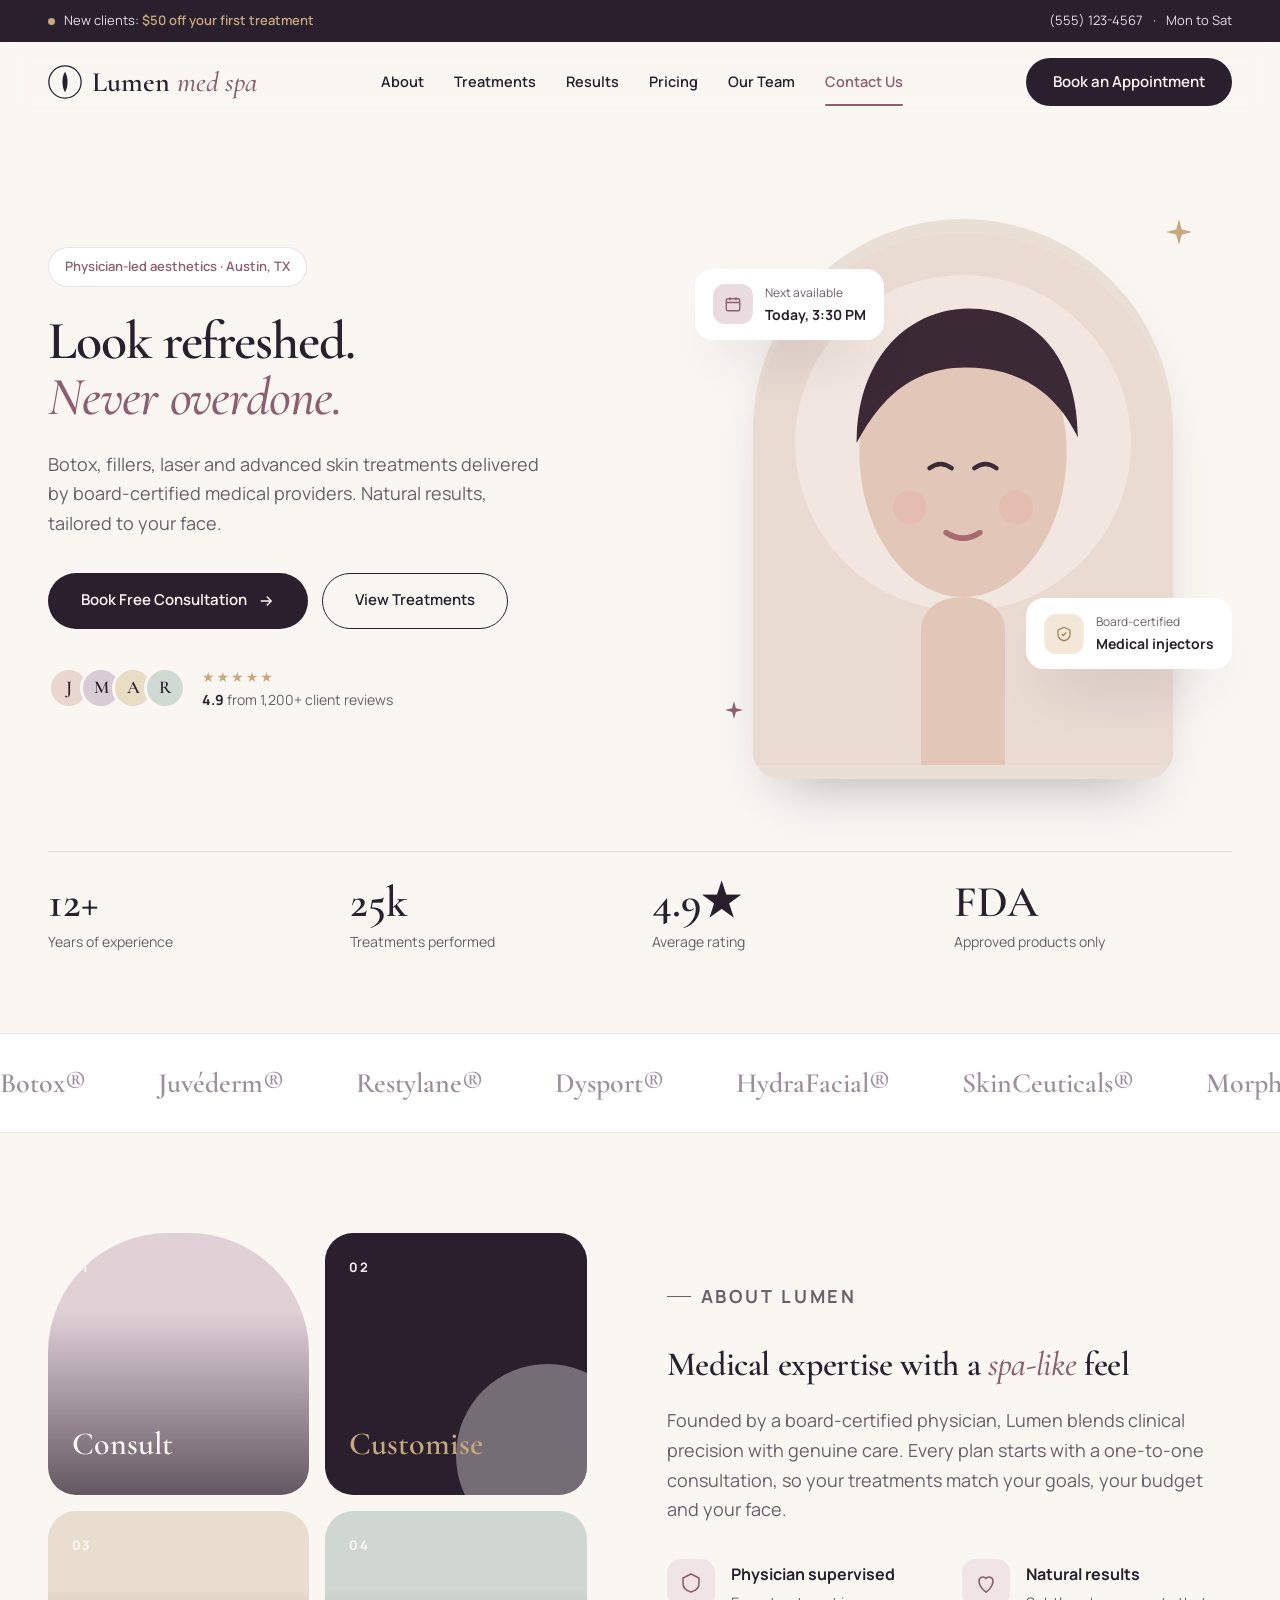
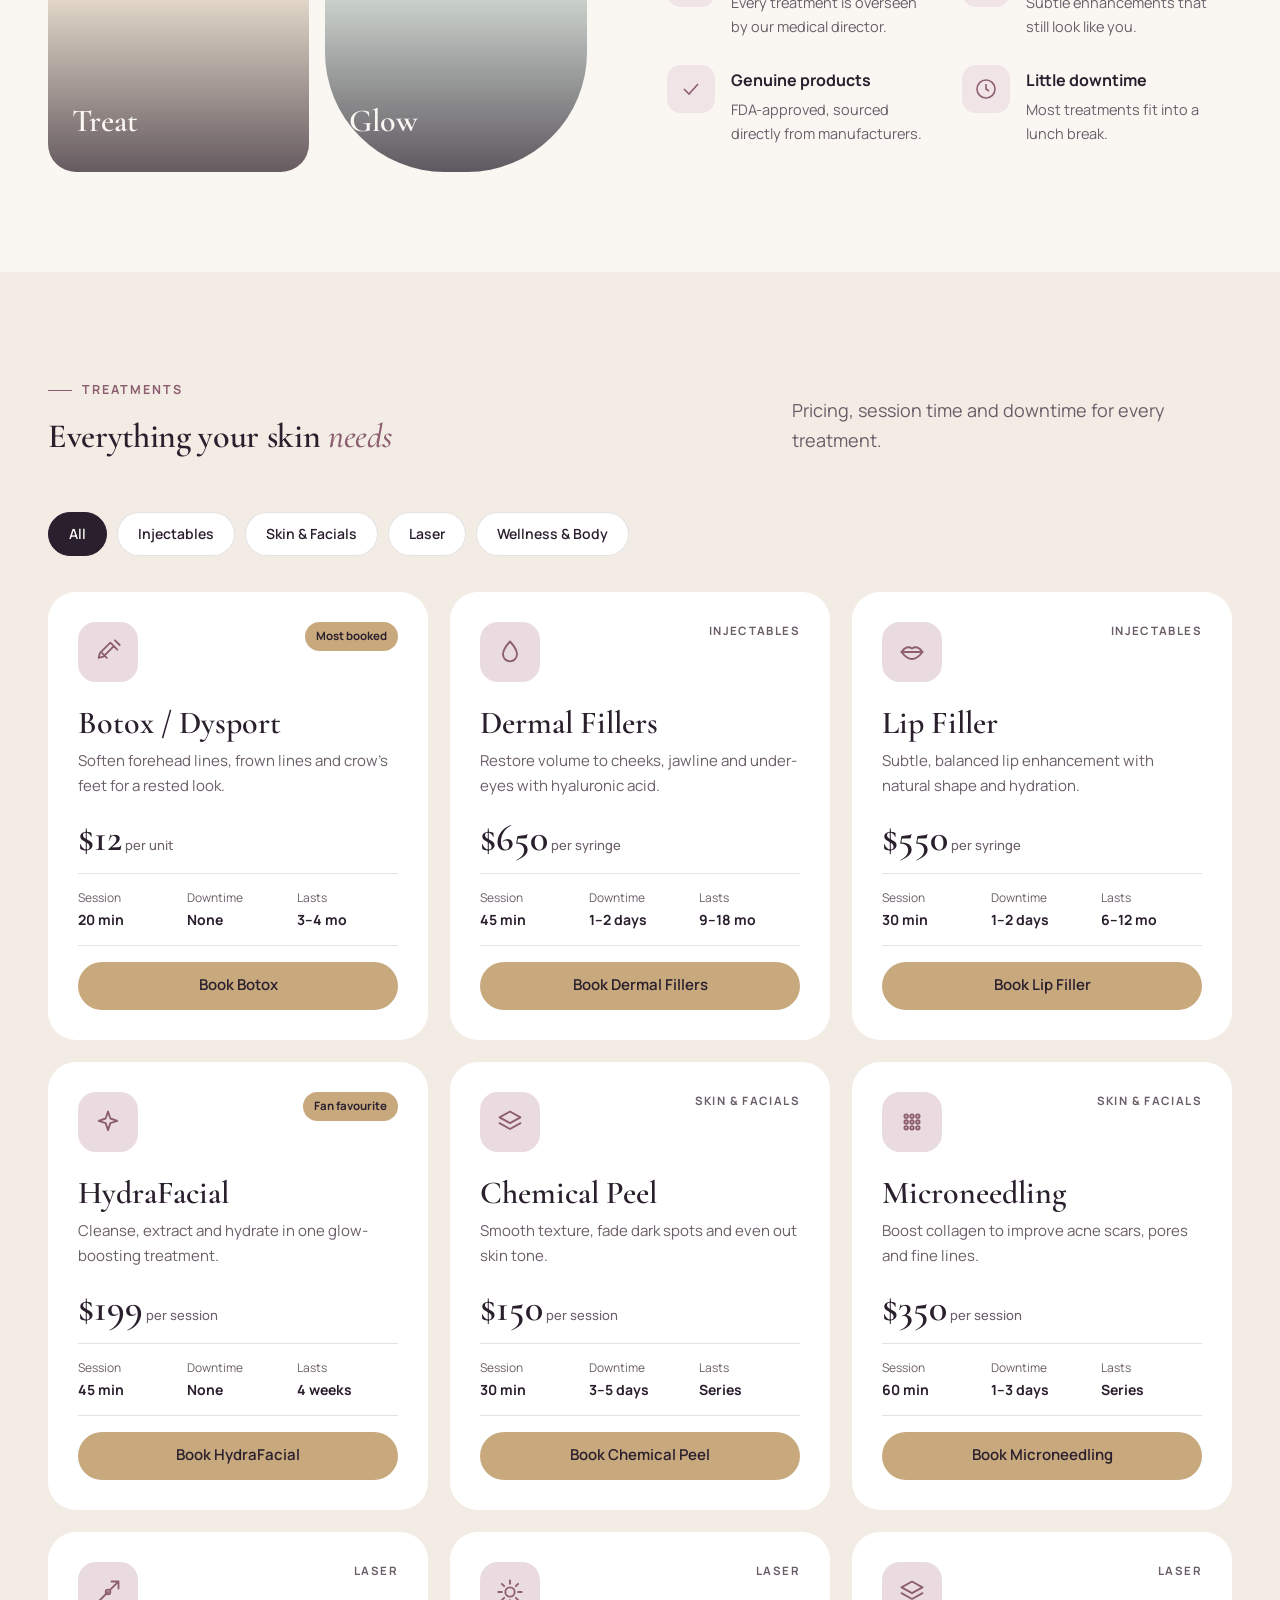
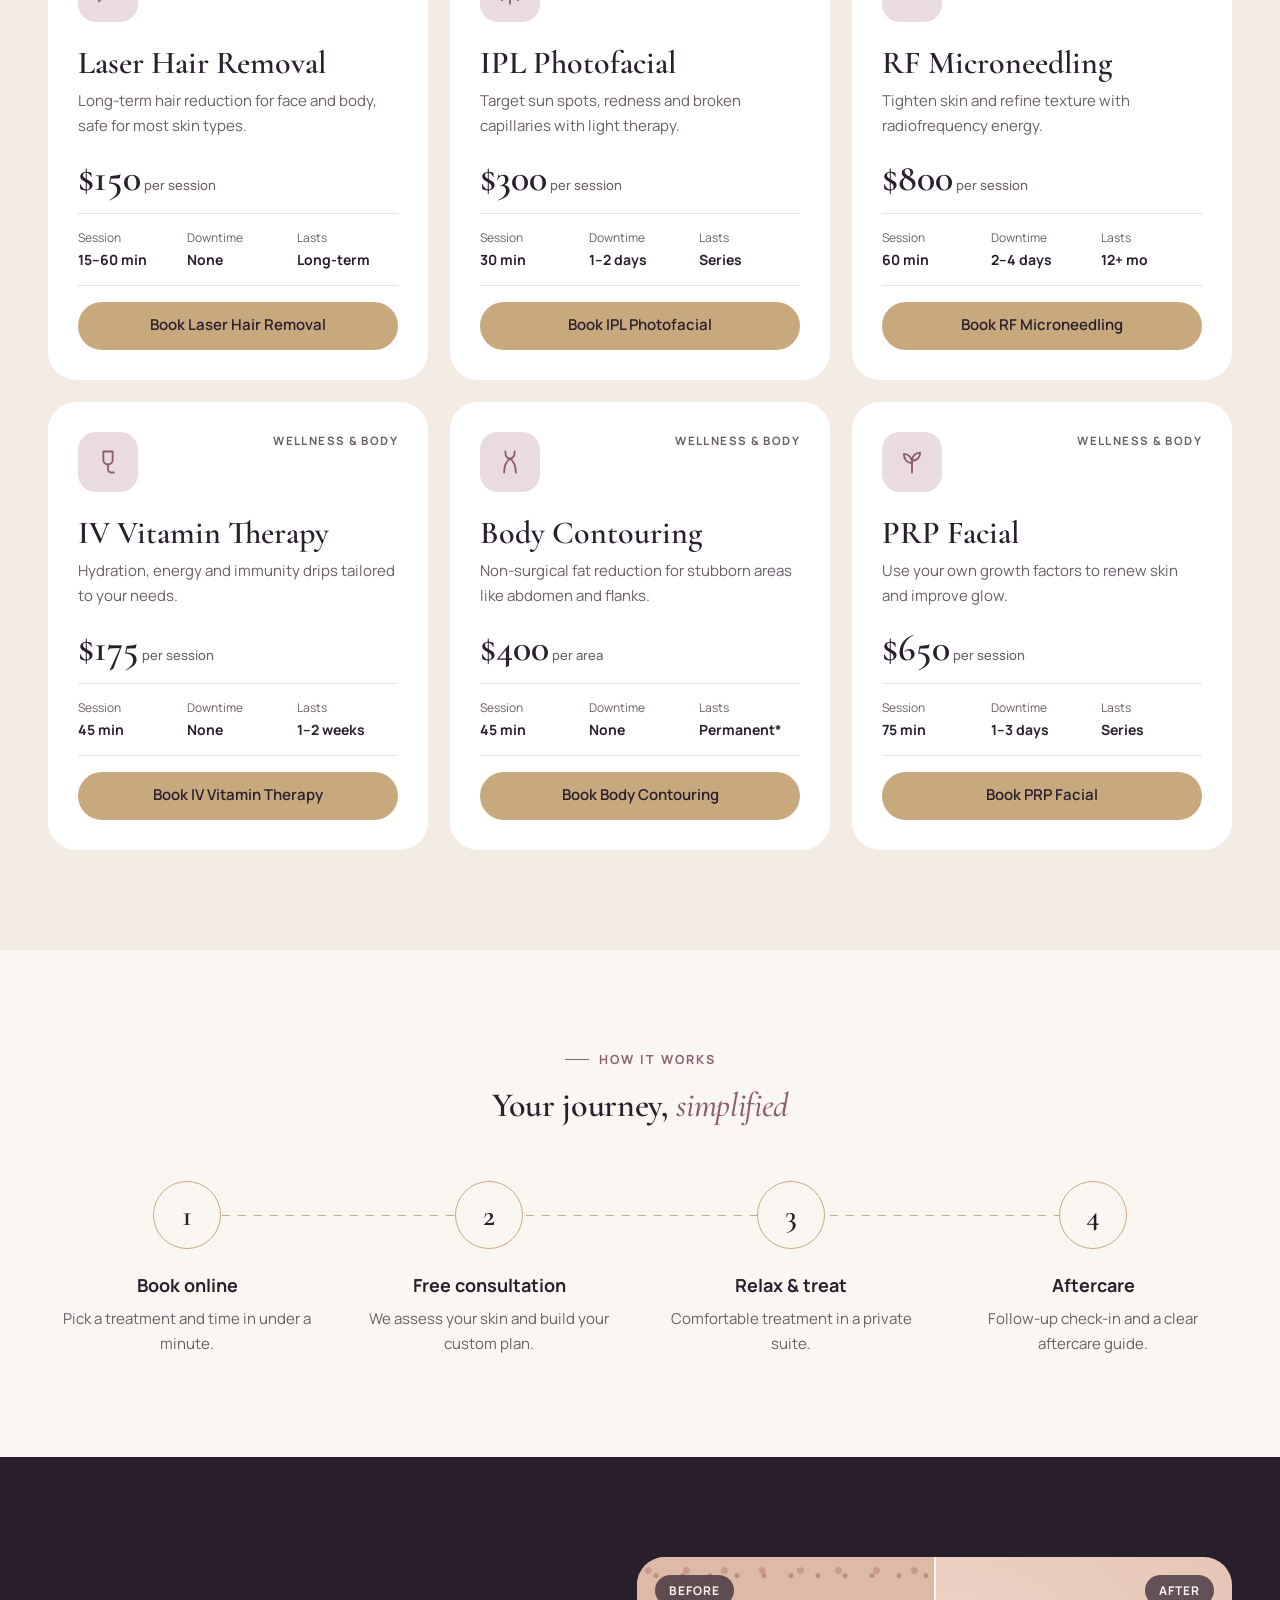
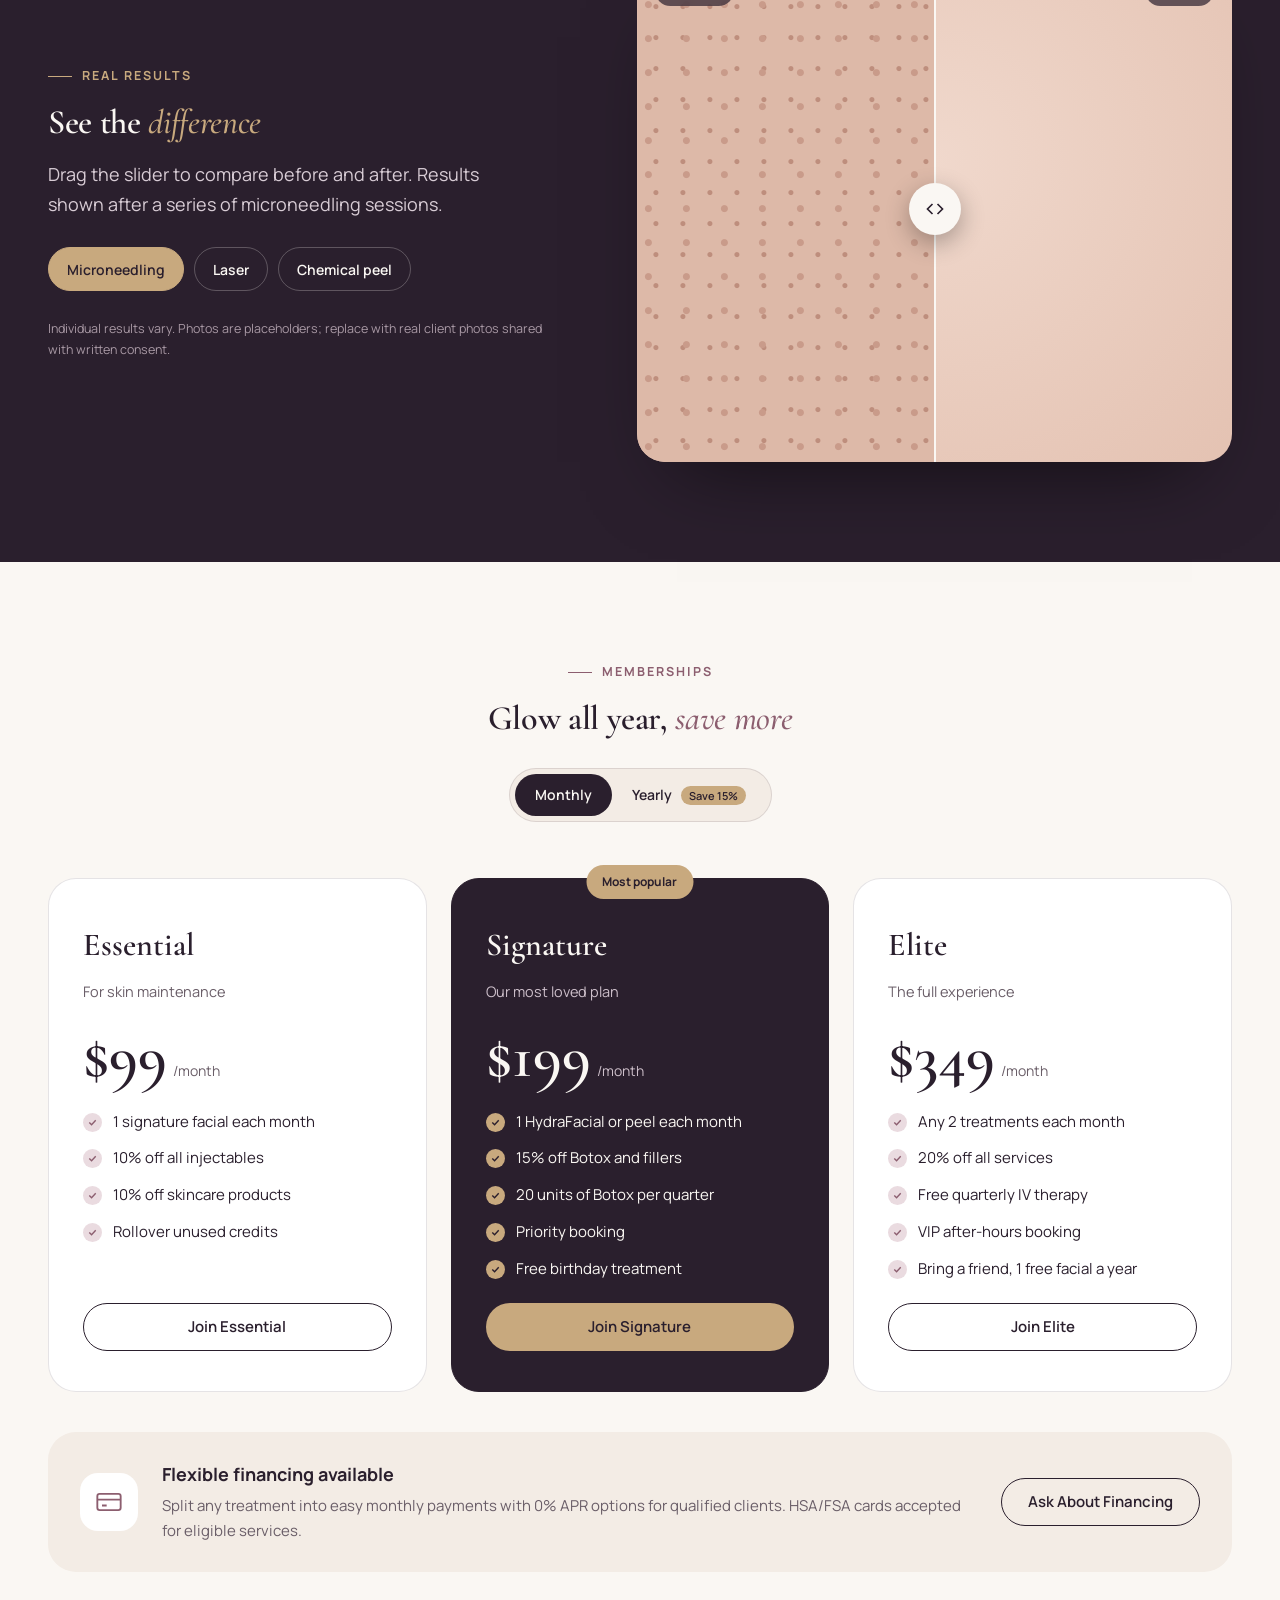
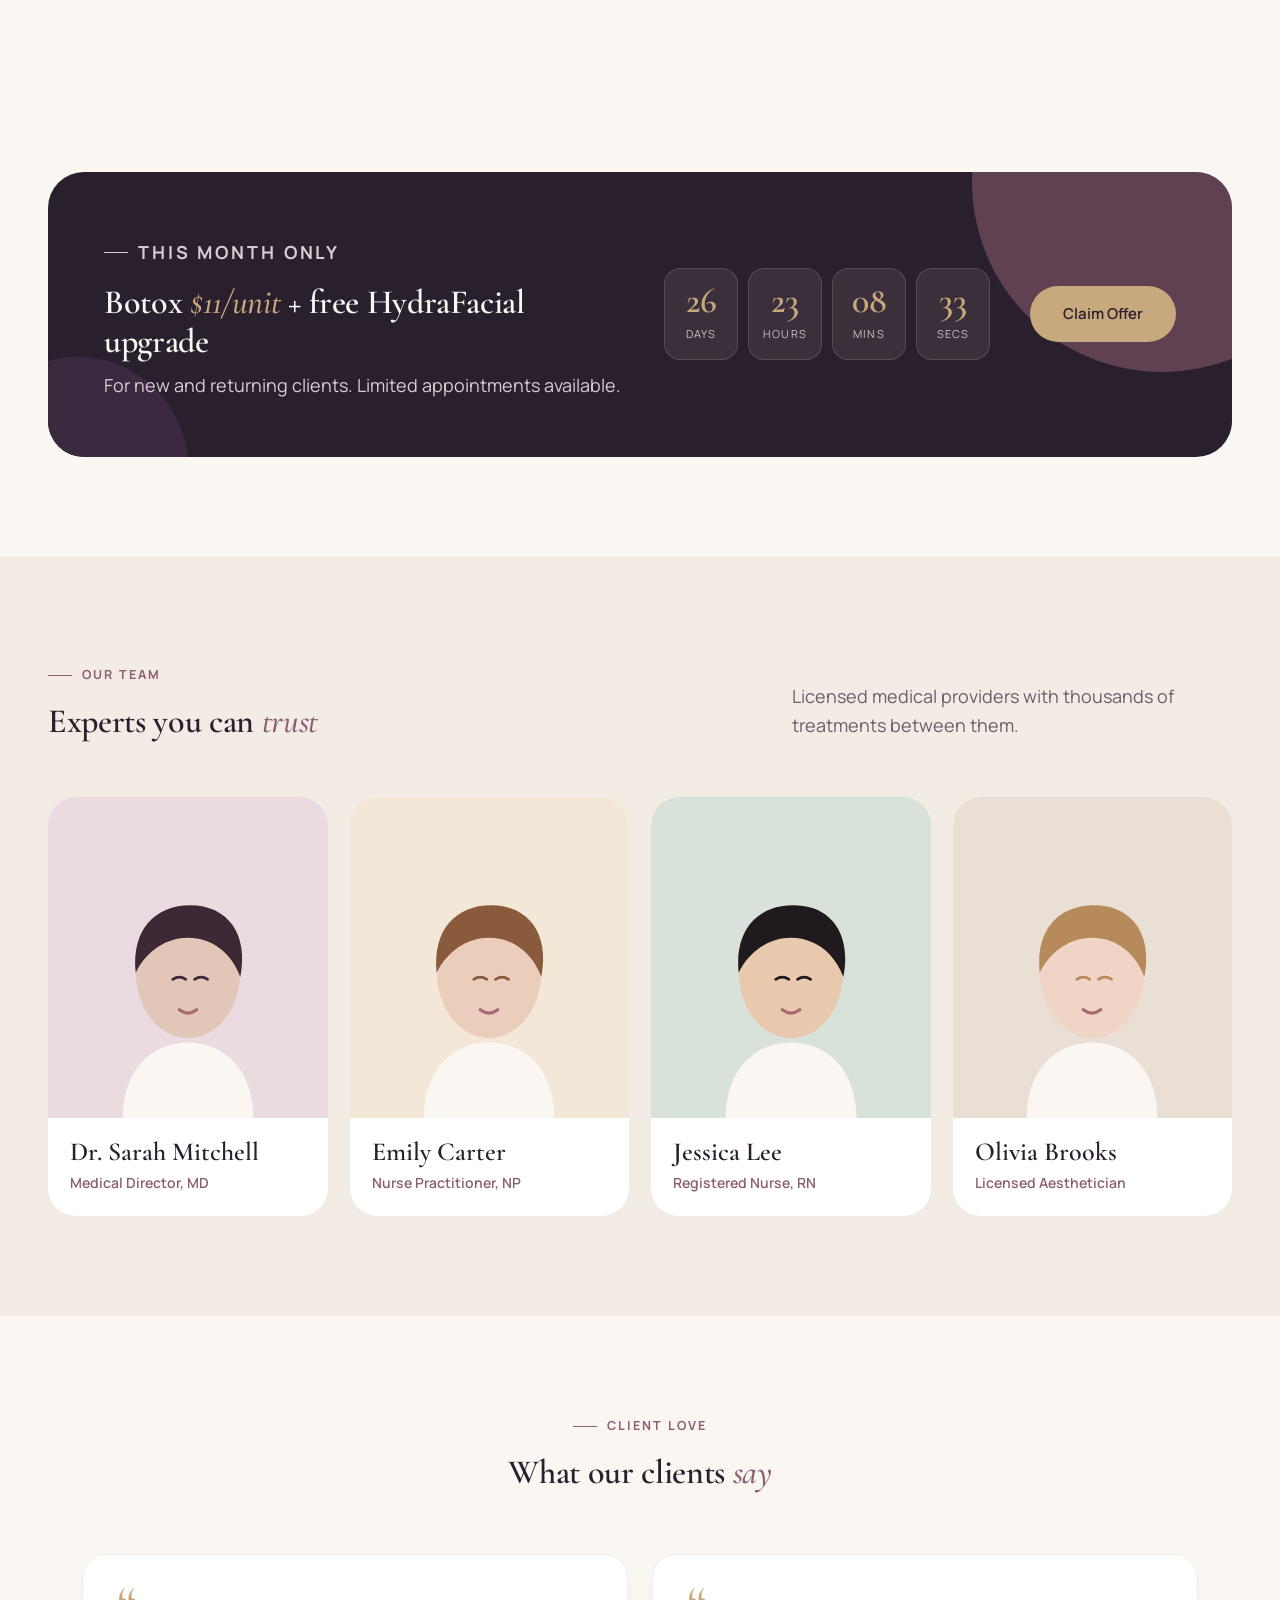
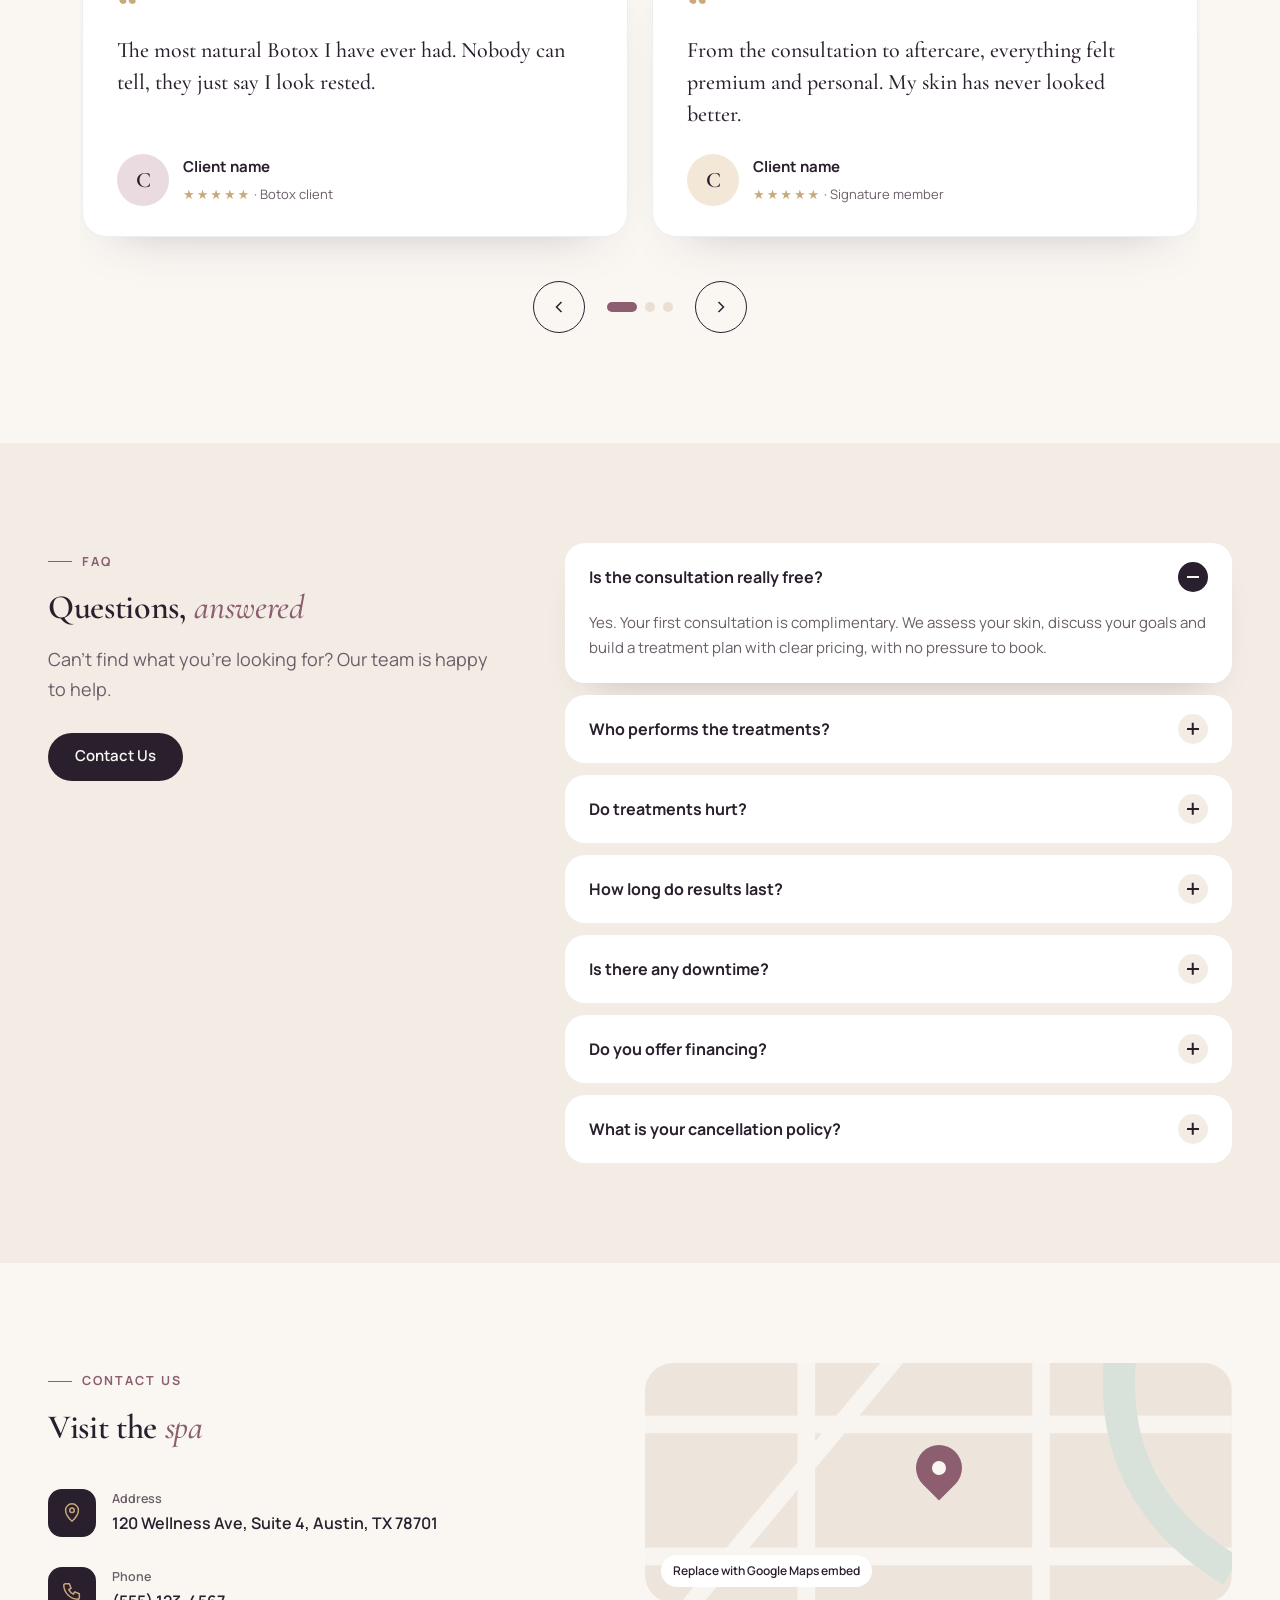
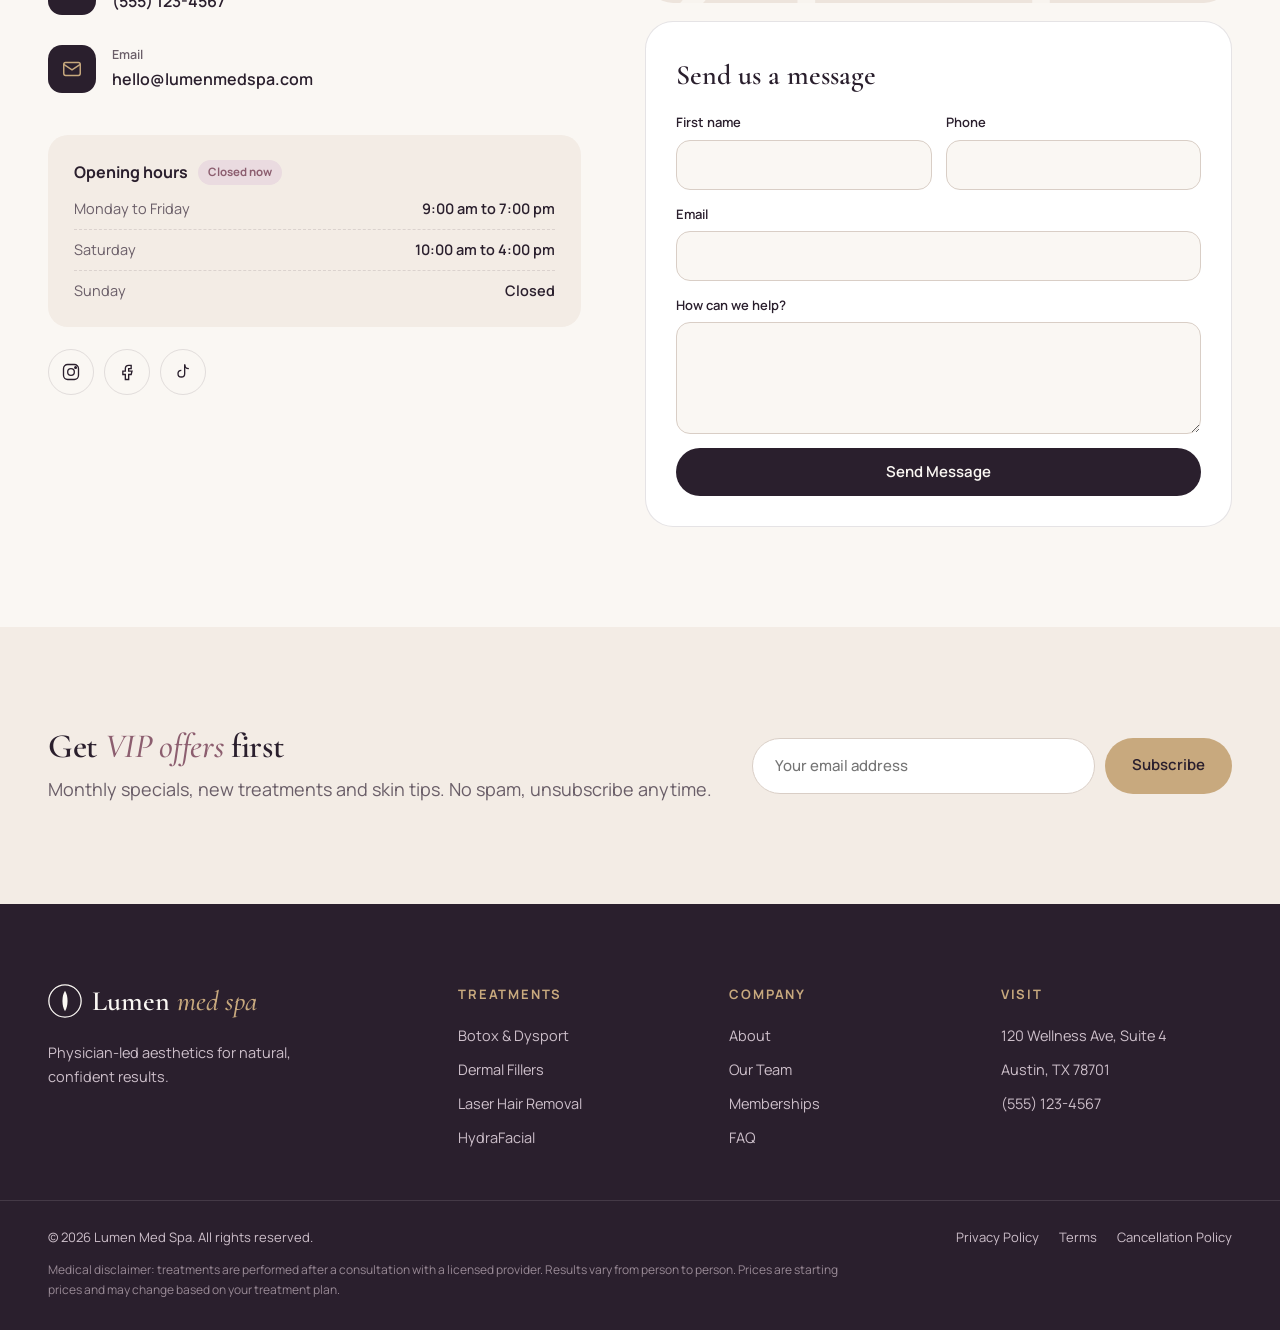
<file: med-spa/index.html>
<!doctype html>
<html lang="en">
<head>
<meta charset="utf-8">
<meta name="viewport" content="width=device-width, initial-scale=1">
<title>Lumen Med Spa | Injectables, Laser &amp; Skin Treatments</title>
<meta name="description" content="Physician-led med spa offering Botox, dermal fillers, laser hair removal, microneedling, HydraFacial and more. Book your free consultation today.">
<meta name="theme-color" content="#2A1F2D">
<meta property="og:title" content="Lumen Med Spa | Look refreshed, never overdone">
<meta property="og:description" content="Physician-led aesthetic treatments. Book your free consultation.">
<meta property="og:type" content="website">
<link rel="preconnect" href="https://fonts.googleapis.com">
<link rel="preconnect" href="https://fonts.gstatic.com" crossorigin>
<link href="https://fonts.googleapis.com/css2?family=Cormorant+Garamond:ital,wght@0,500;0,600;1,500&family=Manrope:wght@400;500;600;700&display=swap" rel="stylesheet">
<link rel="stylesheet" href="style.css?v=1119k">
<script type="application/ld+json">
{
  "@context": "https://schema.org",
  "@type": "MedicalBusiness",
  "name": "Lumen Med Spa",
  "telephone": "+1-555-123-4567",
  "email": "hello@lumenmedspa.com",
  "address": {"@type": "PostalAddress","streetAddress": "120 Wellness Ave, Suite 4","addressLocality": "Austin","addressRegion": "TX","postalCode": "78701","addressCountry": "US"},
  "openingHours": ["Mo-Fr 09:00-19:00","Sa 10:00-16:00"],
  "priceRange": "$$"
}
</script>
</head>
<body>
<a href="#main" class="skip">Skip to content</a>

<!-- ===== TOP BAR ===== -->
<div class="topbar">
  <div class="container topbar__inner">
    <p><span class="dot" aria-hidden="true"></span> New clients: <strong>$50 off your first treatment</strong></p>
    <div class="topbar__links">
      <a href="tel:+15551234567">(555) 123-4567</a>
      <span aria-hidden="true">·</span>
      <span>Mon to Sat</span>
    </div>
  </div>
</div>

<!-- ===== NAVBAR ===== -->
<header class="nav" id="nav">
  <div class="container nav__inner">
    <a href="#top" class="logo" aria-label="Lumen Med Spa home">
      <svg width="34" height="34" viewBox="0 0 40 40" aria-hidden="true"><circle cx="20" cy="20" r="19" fill="none" stroke="currentColor" stroke-width="1.5"/><path d="M20 8c4 6 4 18 0 24-4-6-4-18 0-24Z" fill="currentColor"/></svg>
      <span>Lumen<em> med spa</em></span>
    </a>

    <nav class="menu" id="menu" aria-label="Main">
      <a href="#about">About</a>
      <a href="#treatments">Treatments</a>
      <a href="#results">Results</a>
      <a href="#pricing">Pricing</a>
      <a href="#team">Our Team</a>
      <a href="#contact">Contact Us</a>
      <div class="menu__mobile-foot">
        <button type="button" class="btn btn--gold btn--block" data-book>Book an Appointment</button>
        <a href="tel:+15551234567" class="btn btn--line btn--block">Call (555) 123-4567</a>
      </div>
    </nav>

    <div class="nav__right">
      <button type="button" class="btn btn--dark nav__cta" data-book>Book an Appointment</button>
      <button type="button" class="burger" id="burger" aria-label="Open menu" aria-expanded="false" aria-controls="menu"><span></span><span></span><span></span></button>
    </div>
  </div>
</header>

<main id="main">

<!-- ===== HERO ===== -->
<section class="hero" id="top">
  <div class="container hero__grid">
    <div class="hero__copy">
      <p class="kicker fade d1">Physician-led aesthetics · Austin, TX</p>
      <h1 class="fade d2">Look refreshed.<br><em>Never overdone.</em></h1>
      <p class="lead fade d3">Botox, fillers, laser and advanced skin treatments delivered by board-certified medical providers. Natural results, tailored to your face.</p>
      <div class="hero__btns fade d4">
        <button type="button" class="btn btn--dark btn--lg" data-book>Book Free Consultation
          <svg width="18" height="18" viewBox="0 0 24 24" fill="none" stroke="currentColor" stroke-width="1.8" aria-hidden="true"><path d="M5 12h14M13 6l6 6-6 6"/></svg>
        </button>
        <a href="#treatments" class="btn btn--line btn--lg">View Treatments</a>
      </div>
      <div class="hero__trust fade d4">
        <div class="avatars" aria-hidden="true"><span style="background:#E9D7CF">J</span><span style="background:#D9CBD6">M</span><span style="background:#E8DCC5">A</span><span style="background:#CFDAD3">R</span></div>
        <p><span class="stars" aria-label="Rated 4.9 out of 5">★★★★★</span><br><strong>4.9</strong> from 1,200+ client reviews</p>
      </div>
    </div>

    <div class="hero__art fade d3" aria-hidden="true">
      <div class="arch">
        <svg class="arch__face" viewBox="0 0 300 380">
          <defs><clipPath id="archClip"><path d="M0 380V150A150 150 0 0 1 300 150V380Z"/></clipPath></defs>
          <g clip-path="url(#archClip)">
            <rect width="300" height="380" fill="#E9DAD2"/>
            <circle cx="150" cy="150" r="120" fill="#F2E7E0" class="glow"/>
            <path d="M150 70c-46 0-74 36-74 86 0 58 34 104 74 104s74-46 74-104c0-50-28-86-74-86Z" fill="#E2C6B8"/>
            <path d="M150 260c-18 0-30 10-30 24v96h60v-96c0-14-12-24-30-24Z" fill="#E2C6B8"/>
            <path d="M74 150c0-64 40-96 80-96 46 0 78 34 78 92-14-30-40-50-80-50s-62 24-78 54Z" fill="#3B2A35"/>
            <path d="M126 168q8-6 16 0M158 168q8-6 16 0" stroke="#3B2A35" stroke-width="3" fill="none" stroke-linecap="round"/>
            <path d="M138 214q12 8 24 0" stroke="#A86A72" stroke-width="4" fill="none" stroke-linecap="round"/>
            <circle cx="112" cy="196" r="12" fill="#E8A9A0" opacity=".35"/>
            <circle cx="188" cy="196" r="12" fill="#E8A9A0" opacity=".35"/>
          </g>
        </svg>
        <img class="photo" src="https://images.unsplash.com/photo-1570172619644-dfd03ed5d881?auto=format&fit=crop&q=80&w=900" alt="Woman receiving a facial treatment at a spa" loading="lazy" decoding="async" onerror="this.remove()">
      </div>
      <div class="float-card float-card--a floatA">
        <span class="float-card__ic"><svg width="18" height="18" viewBox="0 0 24 24" fill="none" stroke="currentColor" stroke-width="1.8"><rect x="3" y="5" width="18" height="16" rx="2"/><path d="M3 10h18M8 3v4M16 3v4"/></svg></span>
        <span><small>Next available</small><strong>Today, 3:30 PM</strong></span>
      </div>
      <div class="float-card float-card--b floatB">
        <span class="float-card__ic float-card__ic--gold"><svg width="18" height="18" viewBox="0 0 24 24" fill="none" stroke="currentColor" stroke-width="1.8"><path d="M12 3l8 4v5c0 5-3.5 8-8 9-4.5-1-8-4-8-9V7l8-4Z"/><path d="M9 12l2 2 4-4"/></svg></span>
        <span><small>Board-certified</small><strong>Medical injectors</strong></span>
      </div>
      <svg class="sparkle sparkle--1 twinkle" viewBox="0 0 24 24"><path d="M12 0l2.5 9.5L24 12l-9.5 2.5L12 24l-2.5-9.5L0 12l9.5-2.5Z" fill="#C8A97E"/></svg>
      <svg class="sparkle sparkle--2 twinkle" viewBox="0 0 24 24"><path d="M12 0l2.5 9.5L24 12l-9.5 2.5L12 24l-2.5-9.5L0 12l9.5-2.5Z" fill="#8C5E6F"/></svg>
    </div>
  </div>

  <div class="container">
    <ul class="badges reveal">
      <li><strong>12+</strong><span>Years of experience</span></li>
      <li><strong>25k</strong><span>Treatments performed</span></li>
      <li><strong>4.9★</strong><span>Average rating</span></li>
      <li><strong>FDA</strong><span>Approved products only</span></li>
    </ul>
  </div>
</section>

<!-- ===== AS FEATURED / BRANDS ===== -->
<div class="brands" aria-label="Brands we use">
  <div class="brands__track">
    <span>Botox®</span><span>Juvéderm®</span><span>Restylane®</span><span>Dysport®</span><span>HydraFacial®</span><span>SkinCeuticals®</span><span>Morpheus8</span><span>ZO Skin Health®</span>
    <span aria-hidden="true">Botox®</span><span aria-hidden="true">Juvéderm®</span><span aria-hidden="true">Restylane®</span><span aria-hidden="true">Dysport®</span><span aria-hidden="true">HydraFacial®</span><span aria-hidden="true">SkinCeuticals®</span><span aria-hidden="true">Morpheus8</span><span aria-hidden="true">ZO Skin Health®</span>
  </div>
</div>

<!-- ===== ABOUT ===== -->
<section class="section container about" id="about">
  <div class="about__media reveal" aria-hidden="true">
    <div class="about__tile about__tile--1 about__tile--photo"><img class="photo" src="https://images.unsplash.com/photo-1785852790570-0d2858068c70?auto=format&fit=crop&q=80&w=600" alt="Esthetician performing a facial" loading="lazy" decoding="async" onerror="this.remove()"><span class="about__num">01</span><p>Consult</p></div>
    <div class="about__tile about__tile--2"><span class="about__num">02</span><p>Customise</p></div>
    <div class="about__tile about__tile--3 about__tile--photo"><img class="photo" src="https://images.unsplash.com/photo-1620916566398-39f1143ab7be?auto=format&fit=crop&q=80&w=600" alt="Skincare serum being applied during treatment" loading="lazy" decoding="async" onerror="this.remove()"><span class="about__num">03</span><p>Treat</p></div>
    <div class="about__tile about__tile--4 about__tile--photo"><img class="photo" src="https://images.unsplash.com/photo-1555820585-c5ae44394b79?auto=format&fit=crop&q=80&w=600" alt="Woman with glowing skin and closed eyes" loading="lazy" decoding="async" onerror="this.remove()"><span class="about__num">04</span><p>Glow</p></div>
  </div>
  <div class="about__copy reveal">
    <p class="eyebrow">About Lumen</p>
    <h2>Medical expertise with a <em>spa-like</em> feel</h2>
    <p>Founded by a board-certified physician, Lumen blends clinical precision with genuine care. Every plan starts with a one-to-one consultation, so your treatments match your goals, your budget and your face.</p>
    <div class="about__points">
      <div><svg viewBox="0 0 24 24" fill="none" stroke="currentColor" stroke-width="1.6" aria-hidden="true"><path d="M12 3l8 4v5c0 5-3.5 8-8 9-4.5-1-8-4-8-9V7l8-4Z"/></svg><h3>Physician supervised</h3><p>Every treatment is overseen by our medical director.</p></div>
      <div><svg viewBox="0 0 24 24" fill="none" stroke="currentColor" stroke-width="1.6" aria-hidden="true"><path d="M12 21s-7-4.5-7-11a4 4 0 0 1 7-2.6A4 4 0 0 1 19 10c0 6.5-7 11-7 11Z"/></svg><h3>Natural results</h3><p>Subtle enhancements that still look like you.</p></div>
      <div><svg viewBox="0 0 24 24" fill="none" stroke="currentColor" stroke-width="1.6" aria-hidden="true"><path d="M5 12l5 5 9-10"/></svg><h3>Genuine products</h3><p>FDA-approved, sourced directly from manufacturers.</p></div>
      <div><svg viewBox="0 0 24 24" fill="none" stroke="currentColor" stroke-width="1.6" aria-hidden="true"><circle cx="12" cy="12" r="9"/><path d="M12 7v5l3 2"/></svg><h3>Little downtime</h3><p>Most treatments fit into a lunch break.</p></div>
    </div>
  </div>
</section>

<!-- ===== TREATMENTS ===== -->
<section class="section section--tint" id="treatments">
  <div class="container">
    <div class="head head--split reveal">
      <div>
        <p class="eyebrow">Treatments</p>
        <h2>Everything your skin <em>needs</em></h2>
      </div>
      <p class="sub">Pricing, session time and downtime for every treatment.</p>
    </div>
    <div class="tabs reveal" role="tablist" aria-label="Filter treatments" id="tabs">
      <button type="button" role="tab" aria-selected="true" data-filter="all">All</button>
      <button type="button" role="tab" aria-selected="false" data-filter="injectables">Injectables</button>
      <button type="button" role="tab" aria-selected="false" data-filter="skin">Skin &amp; Facials</button>
      <button type="button" role="tab" aria-selected="false" data-filter="laser">Laser</button>
      <button type="button" role="tab" aria-selected="false" data-filter="wellness">Wellness &amp; Body</button>
    </div>
    <div class="tgrid" id="tgrid"><!-- rendered by script.js --></div>
  </div>
</section>

<!-- ===== PROCESS ===== -->
<section class="section container" id="process">
  <div class="head center reveal">
    <p class="eyebrow">How it works</p>
    <h2>Your journey, <em>simplified</em></h2>
  </div>
  <ol class="process">
    <li class="reveal"><span class="process__n">1</span><h3>Book online</h3><p>Pick a treatment and time in under a minute.</p></li>
    <li class="reveal"><span class="process__n">2</span><h3>Free consultation</h3><p>We assess your skin and build your custom plan.</p></li>
    <li class="reveal"><span class="process__n">3</span><h3>Relax &amp; treat</h3><p>Comfortable treatment in a private suite.</p></li>
    <li class="reveal"><span class="process__n">4</span><h3>Aftercare</h3><p>Follow-up check-in and a clear aftercare guide.</p></li>
  </ol>
</section>

<!-- ===== RESULTS: BEFORE / AFTER ===== -->
<section class="section section--dark" id="results">
  <div class="container results">
    <div class="results__copy reveal">
      <p class="eyebrow eyebrow--gold">Real results</p>
      <h2>See the <em>difference</em></h2>
      <p class="sub sub--light">Drag the slider to compare before and after. Results shown after a series of microneedling sessions.</p>
      <div class="results__tabs" role="tablist" aria-label="Choose result" id="resultTabs">
        <button type="button" role="tab" aria-selected="true" data-case="0">Microneedling</button>
        <button type="button" role="tab" aria-selected="false" data-case="1">Laser</button>
        <button type="button" role="tab" aria-selected="false" data-case="2">Chemical peel</button>
      </div>
      <p class="disclaimer">Individual results vary. Photos are placeholders; replace with real client photos shared with written consent.</p>
    </div>
    <div class="ba reveal" id="ba">
      <div class="ba__img ba__img--after" id="baAfter"><span class="ba__label ba__label--r">After</span></div>
      <div class="ba__img ba__img--before" id="baBefore"><span class="ba__label">Before</span></div>
      <div class="ba__handle" id="baHandle" aria-hidden="true"><span><svg width="20" height="20" viewBox="0 0 24 24" fill="none" stroke="currentColor" stroke-width="2"><path d="M9 6l-6 6 6 6M15 6l6 6-6 6"/></svg></span></div>
      <input type="range" min="0" max="100" value="50" class="ba__range" id="baRange" aria-label="Before and after comparison slider">
    </div>
  </div>
</section>

<!-- ===== PRICING / MEMBERSHIP ===== -->
<section class="section container" id="pricing">
  <div class="head center reveal">
    <p class="eyebrow">Memberships</p>
    <h2>Glow all year, <em>save more</em></h2>
    <div class="toggle" role="group" aria-label="Billing period">
      <button type="button" class="active" data-bill="monthly" aria-pressed="true">Monthly</button>
      <button type="button" data-bill="yearly" aria-pressed="false">Yearly <span class="save">Save 15%</span></button>
    </div>
  </div>
  <div class="plans" id="plans"><!-- rendered by script.js --></div>
  <div class="finance reveal">
    <div class="finance__ic"><svg viewBox="0 0 24 24" fill="none" stroke="currentColor" stroke-width="1.6" aria-hidden="true"><rect x="2" y="5" width="20" height="14" rx="2"/><path d="M2 10h20M6 15h4"/></svg></div>
    <div><h3>Flexible financing available</h3><p>Split any treatment into easy monthly payments with 0% APR options for qualified clients. HSA/FSA cards accepted for eligible services.</p></div>
    <button type="button" class="btn btn--line" data-book>Ask About Financing</button>
  </div>
</section>

<!-- ===== SPECIAL OFFER ===== -->
<section class="offer-wrap container">
  <div class="offer reveal">
    <img class="photo offer__bg" src="https://images.unsplash.com/photo-1785861433534-8cd4c7b994fa?auto=format&fit=crop&q=80&w=1400" alt="" loading="lazy" decoding="async" onerror="this.remove()">
    <div class="offer__copy">
      <p class="eyebrow eyebrow--gold">This month only</p>
      <h2>Botox <em>$11/unit</em> + free HydraFacial upgrade</h2>
      <p>For new and returning clients. Limited appointments available.</p>
    </div>
    <div class="countdown" id="countdown" aria-live="off">
      <div><strong data-cd="d">00</strong><span>Days</span></div>
      <div><strong data-cd="h">00</strong><span>Hours</span></div>
      <div><strong data-cd="m">00</strong><span>Mins</span></div>
      <div><strong data-cd="s">00</strong><span>Secs</span></div>
    </div>
    <button type="button" class="btn btn--gold btn--lg" data-book data-treatment="Botox / Dysport">Claim Offer</button>
  </div>
</section>

<!-- ===== TEAM ===== -->
<section class="section section--tint" id="team">
  <div class="container">
    <div class="head head--split reveal">
      <div>
        <p class="eyebrow">Our team</p>
        <h2>Experts you can <em>trust</em></h2>
      </div>
      <p class="sub">Licensed medical providers with thousands of treatments between them.</p>
    </div>
    <div class="team" id="teamGrid"><!-- rendered by script.js --></div>
  </div>
</section>

<!-- ===== TESTIMONIALS ===== -->
<!-- NOTE: sample reviews for layout. Replace with real, verified client reviews before launch. -->
<section class="section container" id="reviews">
  <div class="head center reveal">
    <p class="eyebrow">Client love</p>
    <h2>What our clients <em>say</em></h2>
  </div>
  <div class="slider reveal" id="slider" aria-roledescription="carousel" aria-label="Client reviews">
    <div class="slider__track" id="sliderTrack"><!-- rendered by script.js --></div>
    <div class="slider__ctrl">
      <button type="button" class="slider__btn" id="prev" aria-label="Previous review"><svg width="20" height="20" viewBox="0 0 24 24" fill="none" stroke="currentColor" stroke-width="1.8" aria-hidden="true"><path d="M15 6l-6 6 6 6"/></svg></button>
      <div class="slider__dots" id="dots"></div>
      <button type="button" class="slider__btn" id="next" aria-label="Next review"><svg width="20" height="20" viewBox="0 0 24 24" fill="none" stroke="currentColor" stroke-width="1.8" aria-hidden="true"><path d="M9 6l6 6-6 6"/></svg></button>
    </div>
  </div>
</section>

<!-- ===== FAQ ===== -->
<section class="section section--tint" id="faq">
  <div class="container faq">
    <div class="faq__intro reveal">
      <p class="eyebrow">FAQ</p>
      <h2>Questions, <em>answered</em></h2>
      <p class="sub">Can't find what you're looking for? Our team is happy to help.</p>
      <div class="faq__img"><img src="https://images.unsplash.com/photo-1552693673-1bf958298935?auto=format&fit=crop&q=80&w=900" alt="Esthetician giving a client a facial" loading="lazy" decoding="async" onerror="this.parentNode.remove()"></div>
      <a href="#contact" class="btn btn--dark">Contact Us</a>
    </div>
    <div class="faq__list reveal" id="faqList"><!-- rendered by script.js --></div>
  </div>
</section>

<!-- ===== CONTACT ===== -->
<section class="section container contact" id="contact">
  <div class="contact__info reveal">
    <p class="eyebrow">Contact us</p>
    <h2>Visit the <em>spa</em></h2>
    <ul class="info">
      <li><span class="info__ic"><svg viewBox="0 0 24 24" fill="none" stroke="currentColor" stroke-width="1.6" aria-hidden="true"><path d="M12 21s-7-6.2-7-12a7 7 0 0 1 14 0c0 5.8-7 12-7 12Z"/><circle cx="12" cy="9" r="2.5"/></svg></span><span><small>Address</small>120 Wellness Ave, Suite 4, Austin, TX 78701</span></li>
      <li><span class="info__ic"><svg viewBox="0 0 24 24" fill="none" stroke="currentColor" stroke-width="1.6" aria-hidden="true"><path d="M5 4h4l2 5-2.5 1.5a11 11 0 0 0 5 5L15 13l5 2v4a2 2 0 0 1-2 2A16 16 0 0 1 3 6a2 2 0 0 1 2-2Z"/></svg></span><span><small>Phone</small><a href="tel:+15551234567">(555) 123-4567</a></span></li>
      <li><span class="info__ic"><svg viewBox="0 0 24 24" fill="none" stroke="currentColor" stroke-width="1.6" aria-hidden="true"><rect x="3" y="5" width="18" height="14" rx="2"/><path d="M3 7l9 6 9-6"/></svg></span><span><small>Email</small><a href="mailto:hello@lumenmedspa.com">hello@lumenmedspa.com</a></span></li>
    </ul>
    <div class="hours">
      <h3>Opening hours <span class="open-now" id="openNow"></span></h3>
      <dl>
        <div><dt>Monday to Friday</dt><dd>9:00 am to 7:00 pm</dd></div>
        <div><dt>Saturday</dt><dd>10:00 am to 4:00 pm</dd></div>
        <div><dt>Sunday</dt><dd>Closed</dd></div>
      </dl>
    </div>
    <div class="socials">
      <a href="#" aria-label="Instagram"><svg viewBox="0 0 24 24" fill="none" stroke="currentColor" stroke-width="1.6" aria-hidden="true"><rect x="3" y="3" width="18" height="18" rx="5"/><circle cx="12" cy="12" r="4"/><circle cx="17.5" cy="6.5" r="1" fill="currentColor"/></svg></a>
      <a href="#" aria-label="Facebook"><svg viewBox="0 0 24 24" fill="none" stroke="currentColor" stroke-width="1.6" aria-hidden="true"><path d="M14 8h3V4h-3a4 4 0 0 0-4 4v3H7v4h3v6h4v-6h3l1-4h-4V8Z"/></svg></a>
      <a href="#" aria-label="TikTok"><svg viewBox="0 0 24 24" fill="none" stroke="currentColor" stroke-width="1.6" aria-hidden="true"><path d="M14 3v11a4 4 0 1 1-4-4"/><path d="M14 3c0 3 2 5 5 5"/></svg></a>
    </div>
  </div>
  <div class="contact__side reveal">
    <div class="map" role="img" aria-label="Map placeholder">
      <svg viewBox="0 0 400 240" preserveAspectRatio="xMidYMid slice" aria-hidden="true"><rect width="400" height="240" fill="#EDE4DC"/><path d="M0 80H400M0 170H400M110 0V240M270 0V240M0 240L200 0" stroke="#F8F4EF" stroke-width="12" fill="none"/><path d="M330 0Q300 120 400 180" stroke="#D9E2DA" stroke-width="22" fill="none"/></svg>
      <span class="map__pin"></span>
      <span class="map__label">Replace with Google Maps embed</span>
    </div>
    <form class="form" id="contactForm" novalidate>
      <h3 class="full">Send us a message</h3>
      <label>First name<input type="text" name="name" required autocomplete="given-name"><span class="err">Please enter your name</span></label>
      <label>Phone<input type="tel" name="phone" autocomplete="tel"></label>
      <label class="full">Email<input type="email" name="email" required autocomplete="email"><span class="err">Please enter a valid email</span></label>
      <label class="full">How can we help?<textarea name="message" rows="4" required></textarea><span class="err">Please add a short message</span></label>
      <button type="submit" class="btn btn--dark btn--block full">Send Message</button>
      <p class="form__ok full" hidden role="status">Thank you! We'll reply within one business day.</p>
    </form>
  </div>
</section>

<!-- ===== NEWSLETTER ===== -->
<section class="news-wrap">
  <div class="container news reveal">
    <div>
      <h2>Get <em>VIP offers</em> first</h2>
      <p>Monthly specials, new treatments and skin tips. No spam, unsubscribe anytime.</p>
    </div>
    <form class="news__form" id="newsForm">
      <label for="newsEmail" class="sr">Email address</label>
      <input id="newsEmail" type="email" required placeholder="Your email address">
      <button type="submit" class="btn btn--gold">Subscribe</button>
      <p class="news__ok" hidden role="status">You're on the list. Welcome to Lumen!</p>
    </form>
  </div>
</section>

</main>

<!-- ===== FOOTER ===== -->
<footer class="footer">
  <div class="container footer__grid">
    <div class="footer__brand">
      <a href="#top" class="logo logo--light"><svg width="34" height="34" viewBox="0 0 40 40" aria-hidden="true"><circle cx="20" cy="20" r="19" fill="none" stroke="currentColor" stroke-width="1.5"/><path d="M20 8c4 6 4 18 0 24-4-6-4-18 0-24Z" fill="currentColor"/></svg><span>Lumen<em> med spa</em></span></a>
      <p>Physician-led aesthetics for natural, confident results.</p>
    </div>
    <div><h3>Treatments</h3><ul><li><a href="#treatments">Botox &amp; Dysport</a></li><li><a href="#treatments">Dermal Fillers</a></li><li><a href="#treatments">Laser Hair Removal</a></li><li><a href="#treatments">HydraFacial</a></li></ul></div>
    <div><h3>Company</h3><ul><li><a href="#about">About</a></li><li><a href="#team">Our Team</a></li><li><a href="#pricing">Memberships</a></li><li><a href="#faq">FAQ</a></li></ul></div>
    <div><h3>Visit</h3><ul><li>120 Wellness Ave, Suite 4</li><li>Austin, TX 78701</li><li><a href="tel:+15551234567">(555) 123-4567</a></li></ul></div>
  </div>
  <div class="container footer__bottom">
    <p>© <span id="year">2026</span> Lumen Med Spa. All rights reserved.</p>
    <p class="footer__legal"><a href="#">Privacy Policy</a><a href="#">Terms</a><a href="#">Cancellation Policy</a></p>
    <p class="footer__note">Medical disclaimer: treatments are performed after a consultation with a licensed provider. Results vary from person to person. Prices are starting prices and may change based on your treatment plan.</p>
  </div>
</footer>

<!-- ===== MOBILE STICKY BAR ===== -->
<div class="sticky-bar" id="stickyBar">
  <a href="tel:+15551234567" class="btn btn--line">Call</a>
  <button type="button" class="btn btn--dark" data-book>Book Appointment</button>
</div>

<!-- ===== BACK TO TOP ===== -->
<button type="button" class="to-top" id="toTop" aria-label="Back to top"><svg width="20" height="20" viewBox="0 0 24 24" fill="none" stroke="currentColor" stroke-width="1.8" aria-hidden="true"><path d="M6 15l6-6 6 6"/></svg></button>

<!-- ===== BOOKING MODAL (4 steps) ===== -->
<div class="modal" id="modal" hidden>
  <div class="modal__overlay" data-close></div>
  <div class="modal__box" role="dialog" aria-modal="true" aria-labelledby="modalTitle">
    <button type="button" class="modal__close" data-close aria-label="Close booking"><svg width="20" height="20" viewBox="0 0 24 24" fill="none" stroke="currentColor" stroke-width="2" aria-hidden="true"><path d="M6 6l12 12M18 6L6 18"/></svg></button>
    <div class="modal__head">
      <p class="eyebrow">Book an appointment</p>
      <h2 id="modalTitle">Reserve your <em>visit</em></h2>
      <ol class="steps" id="stepper" aria-label="Booking progress">
        <li class="active"><span>1</span>Treatment</li>
        <li><span>2</span>Date &amp; time</li>
        <li><span>3</span>Details</li>
        <li><span>4</span>Done</li>
      </ol>
    </div>

    <form id="bookForm" novalidate>
      <!-- Step 1 -->
      <fieldset class="step-pane active" data-step="1">
        <legend class="sr">Choose a treatment</legend>
        <div class="choose" id="chooseGrid"></div>
        <p class="step-err" id="err1" hidden>Please choose a treatment to continue.</p>
      </fieldset>

      <!-- Step 2 -->
      <fieldset class="step-pane" data-step="2">
        <legend class="label">Choose a date</legend>
        <div class="dates" id="dates"></div>
        <p class="label">Available times</p>
        <div class="times" id="times"></div>
        <p class="step-err" id="err2" hidden>Please pick a date and time.</p>
      </fieldset>

      <!-- Step 3 -->
      <fieldset class="step-pane form form--plain" data-step="3">
        <legend class="sr">Your details</legend>
        <label>First name<input type="text" name="first" required autocomplete="given-name"><span class="err">Required</span></label>
        <label>Last name<input type="text" name="last" required autocomplete="family-name"><span class="err">Required</span></label>
        <label>Phone<input type="tel" name="phone" required autocomplete="tel"><span class="err">Required</span></label>
        <label>Email<input type="email" name="email" required autocomplete="email"><span class="err">Valid email required</span></label>
        <div class="full radio-row" role="radiogroup" aria-label="Have you visited before?">
          <span class="label">Have you visited before?</span>
          <label class="radio"><input type="radio" name="visit" value="New client" checked> New client</label>
          <label class="radio"><input type="radio" name="visit" value="Returning client"> Returning client</label>
        </div>
        <label class="full">Notes (optional)<textarea name="notes" rows="3" placeholder="Areas of concern, questions, allergies..."></textarea></label>
        <label class="check full"><input type="checkbox" name="consent" required> I agree to the cancellation policy and to receive appointment reminders by SMS/email.<span class="err">Please accept to continue</span></label>
      </fieldset>

      <!-- Step 4 -->
      <div class="step-pane done" data-step="4">
        <span class="done__ic"><svg width="34" height="34" viewBox="0 0 24 24" fill="none" stroke="currentColor" stroke-width="2" aria-hidden="true"><path d="M5 12l5 5 9-10"/></svg></span>
        <h3>You're booked!</h3>
        <div class="summary" id="summary"></div>
        <p class="muted">A confirmation has been sent to your email and phone. Need to change it? Call us at (555) 123-4567.</p>
      </div>

      <div class="modal__foot" id="modalFoot">
        <button type="button" class="btn btn--line" id="backBtn" hidden>Back</button>
        <p class="modal__sel" id="selText"></p>
        <button type="button" class="btn btn--dark" id="nextBtn">Continue</button>
      </div>
    </form>
  </div>
</div>

<div class="toast" id="toast" role="status" aria-live="polite"></div>

<script src="script.js?v=1119k"></script>
</body>
</html>
</file>
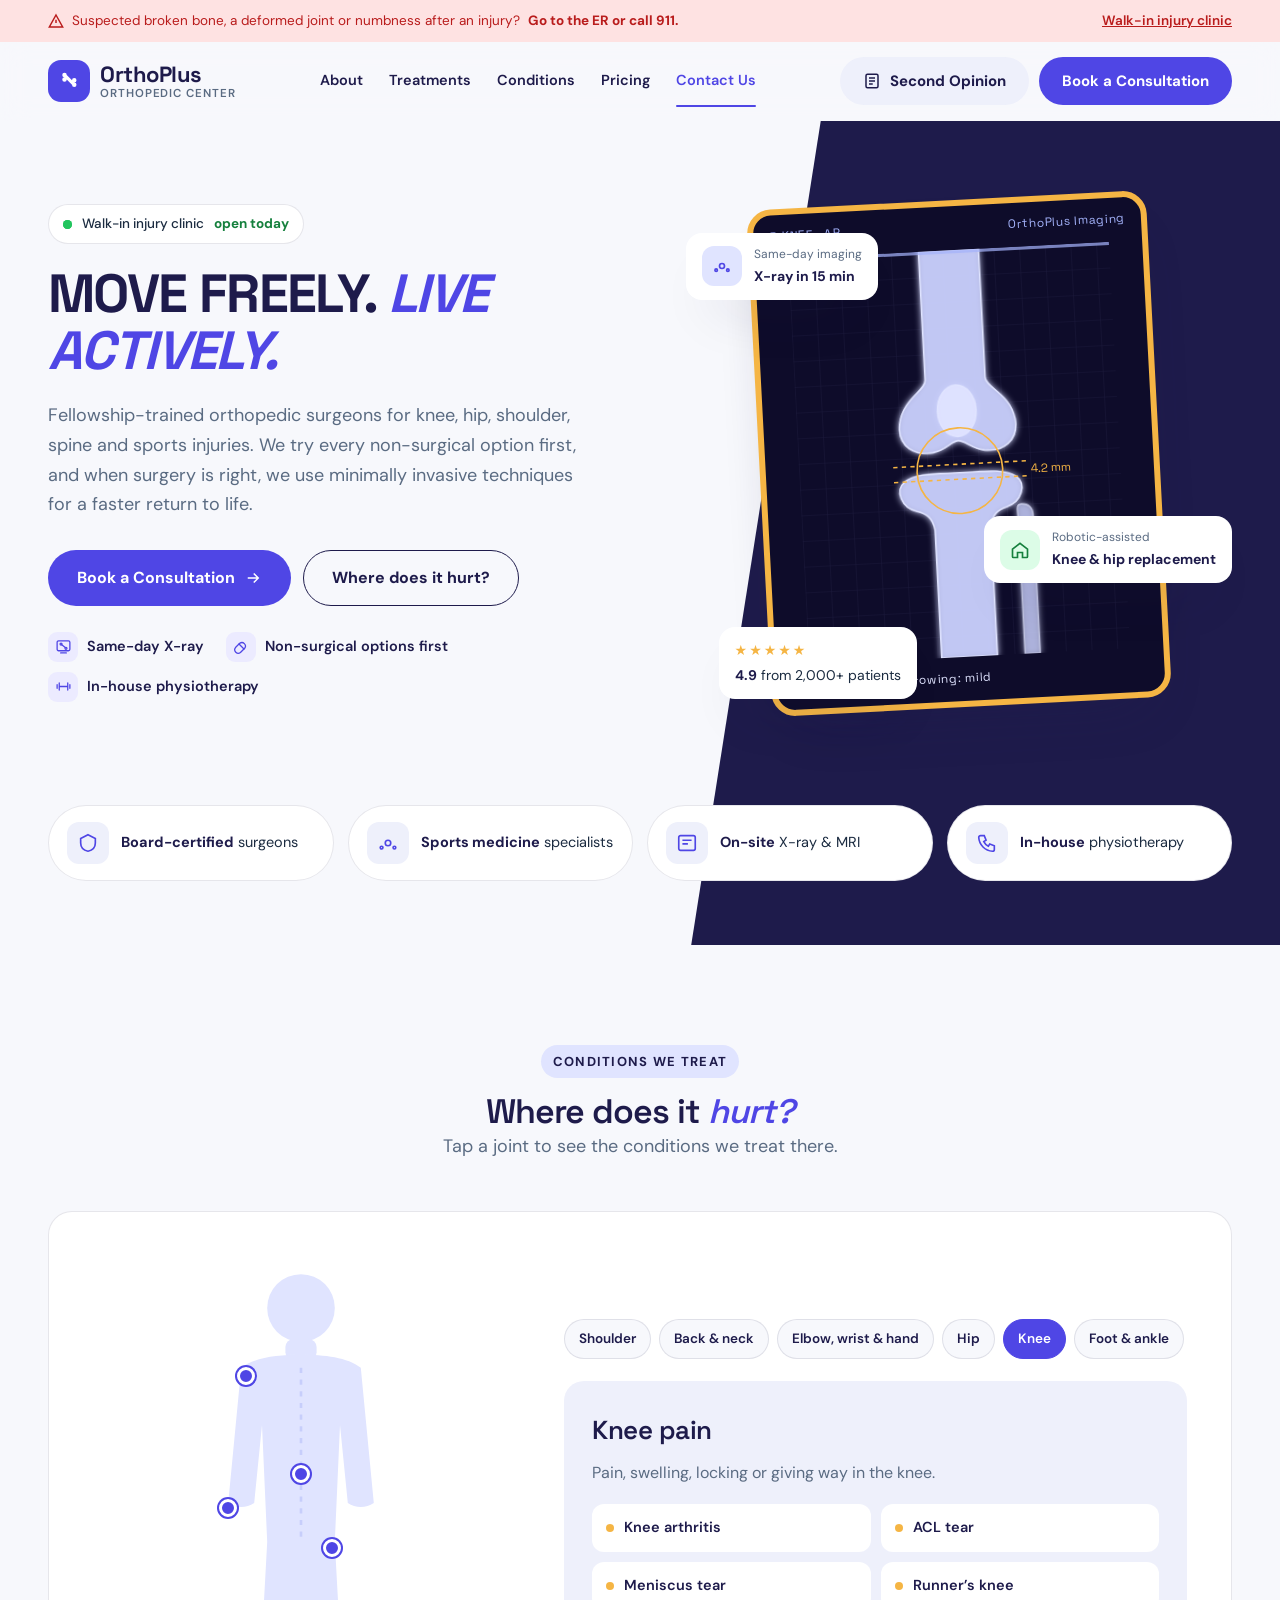
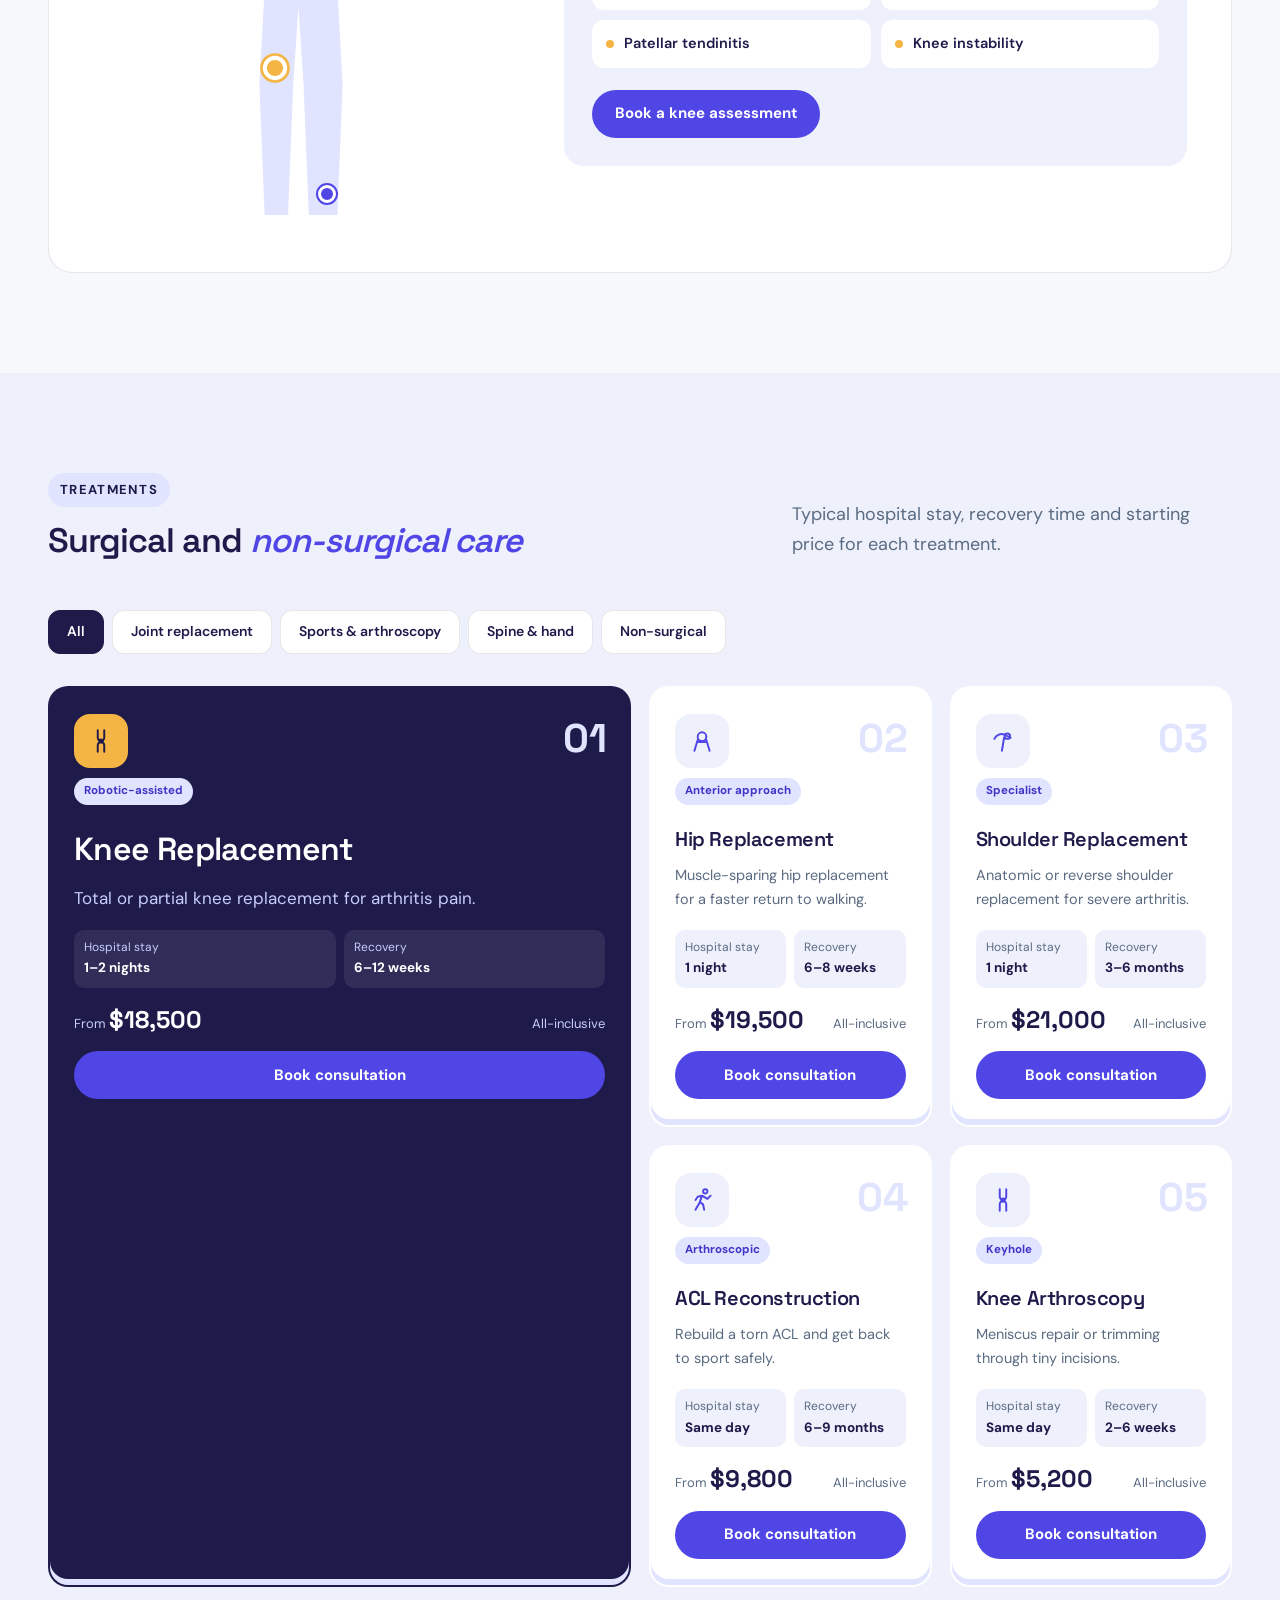
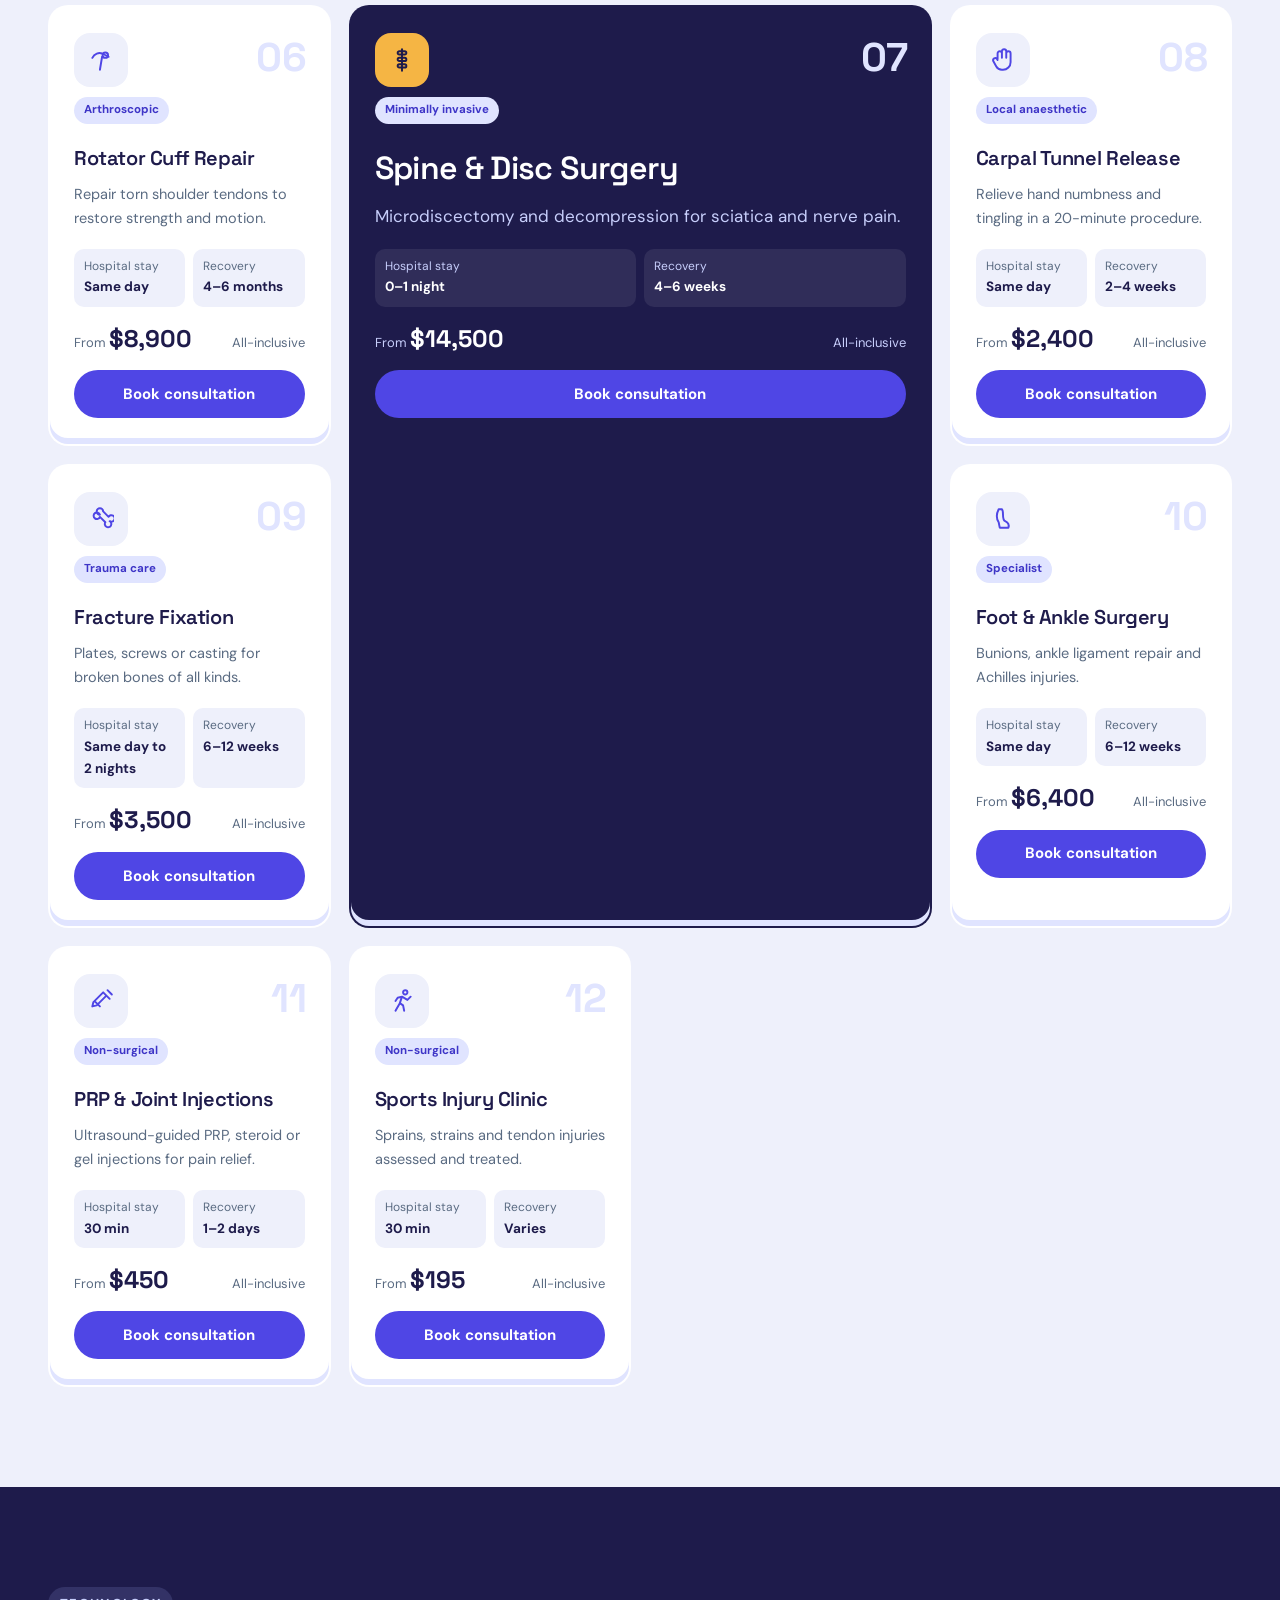
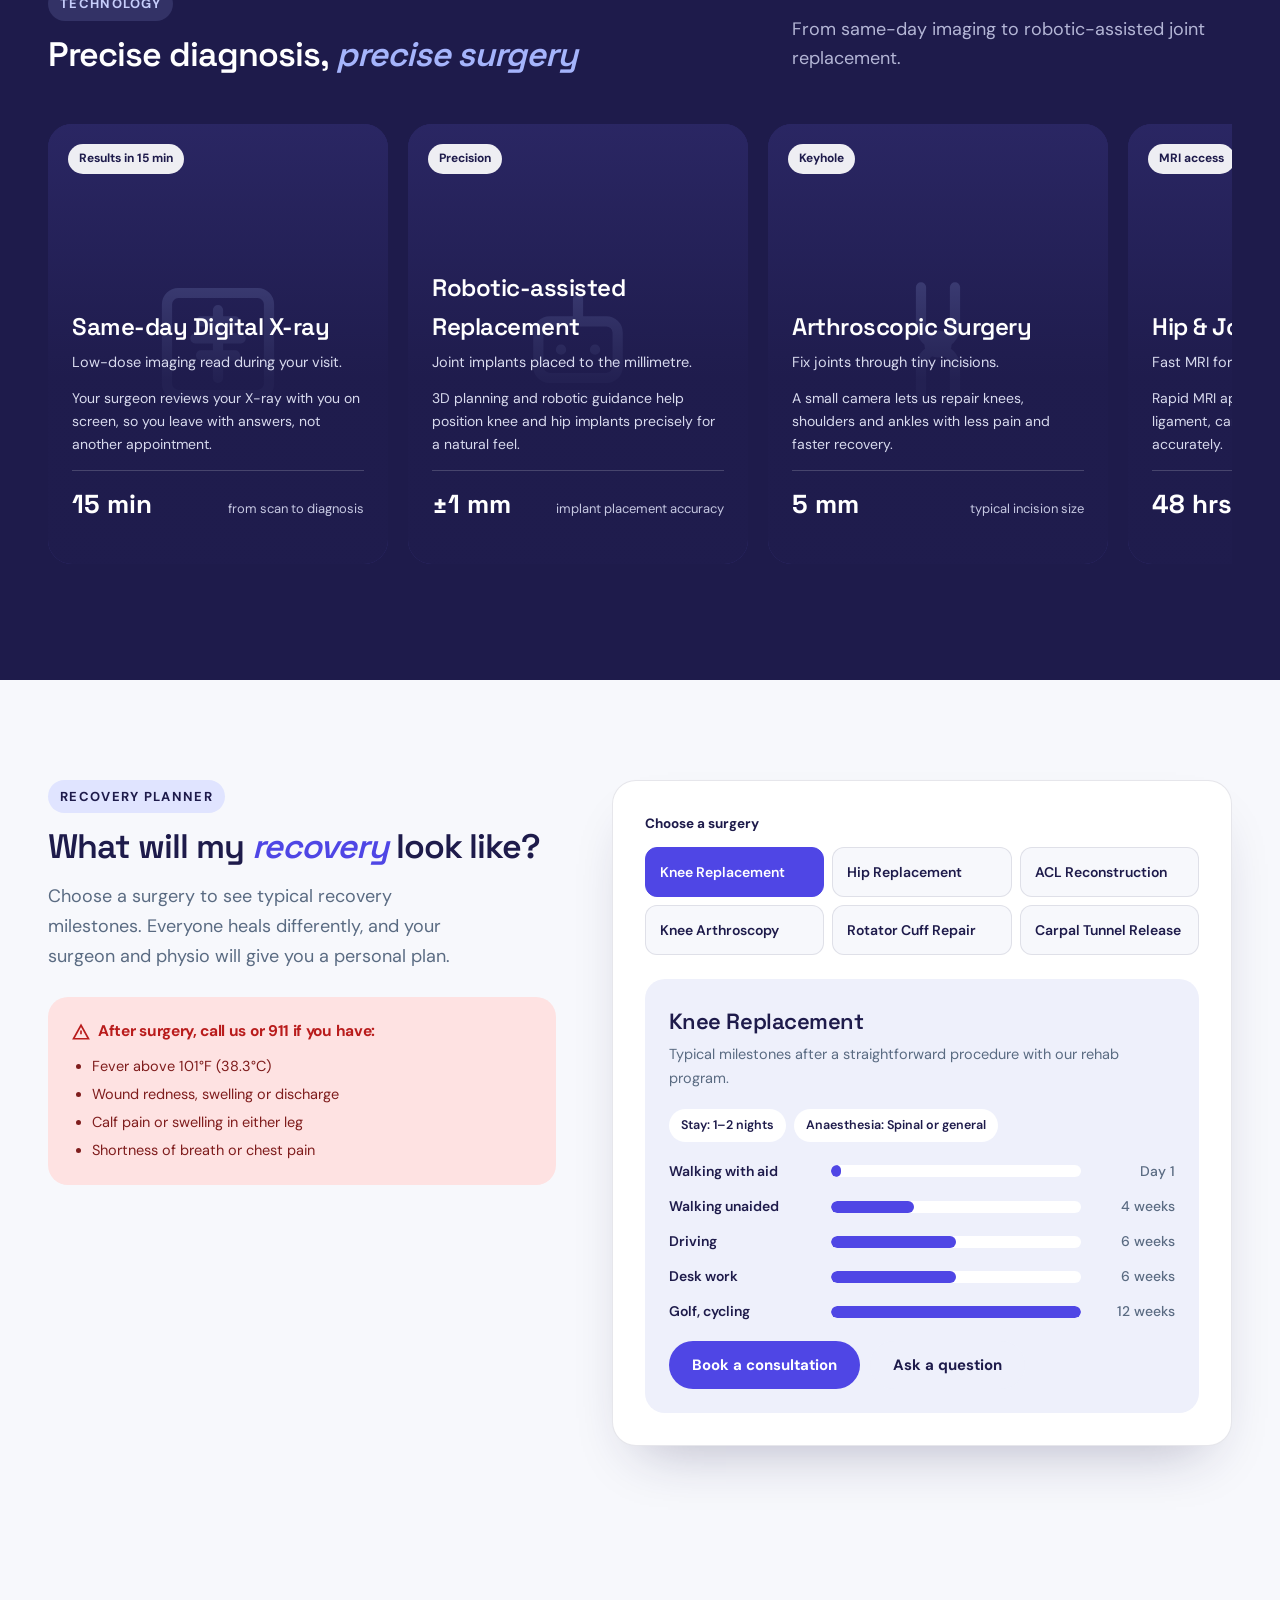
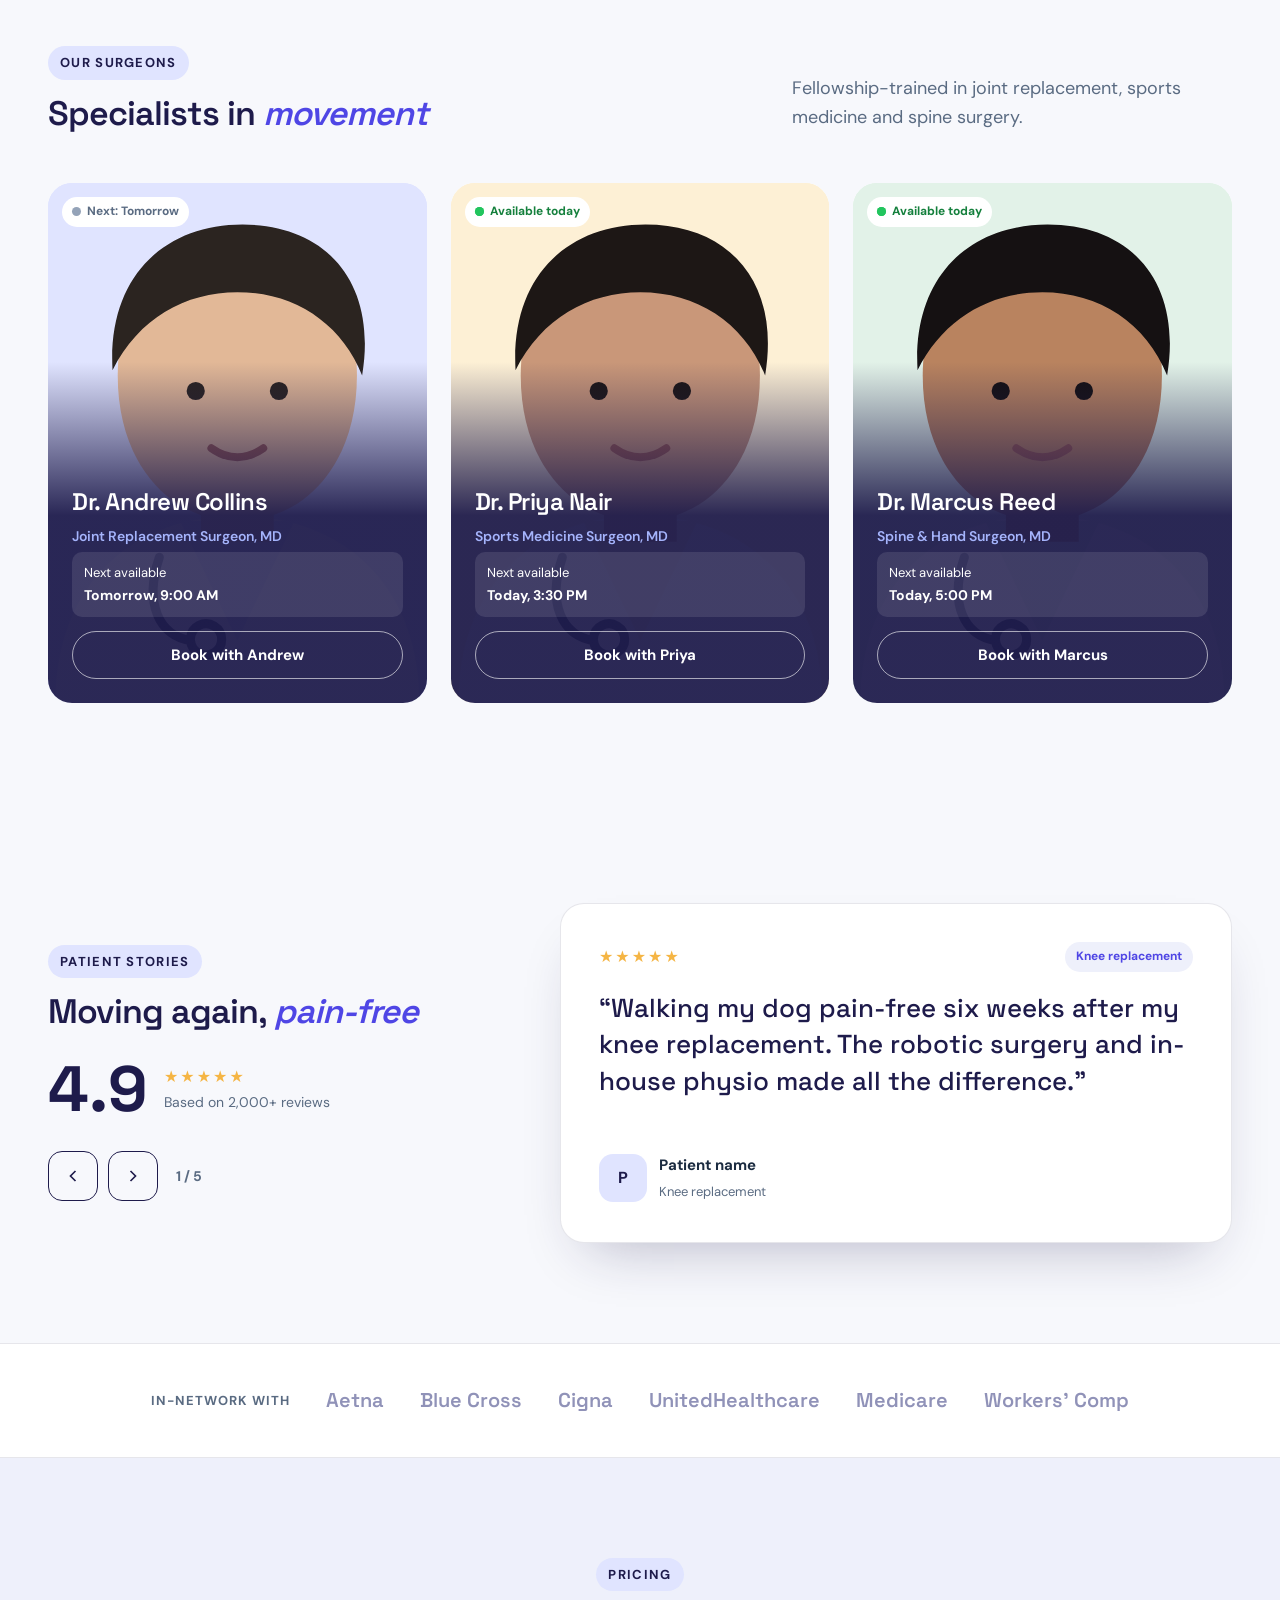
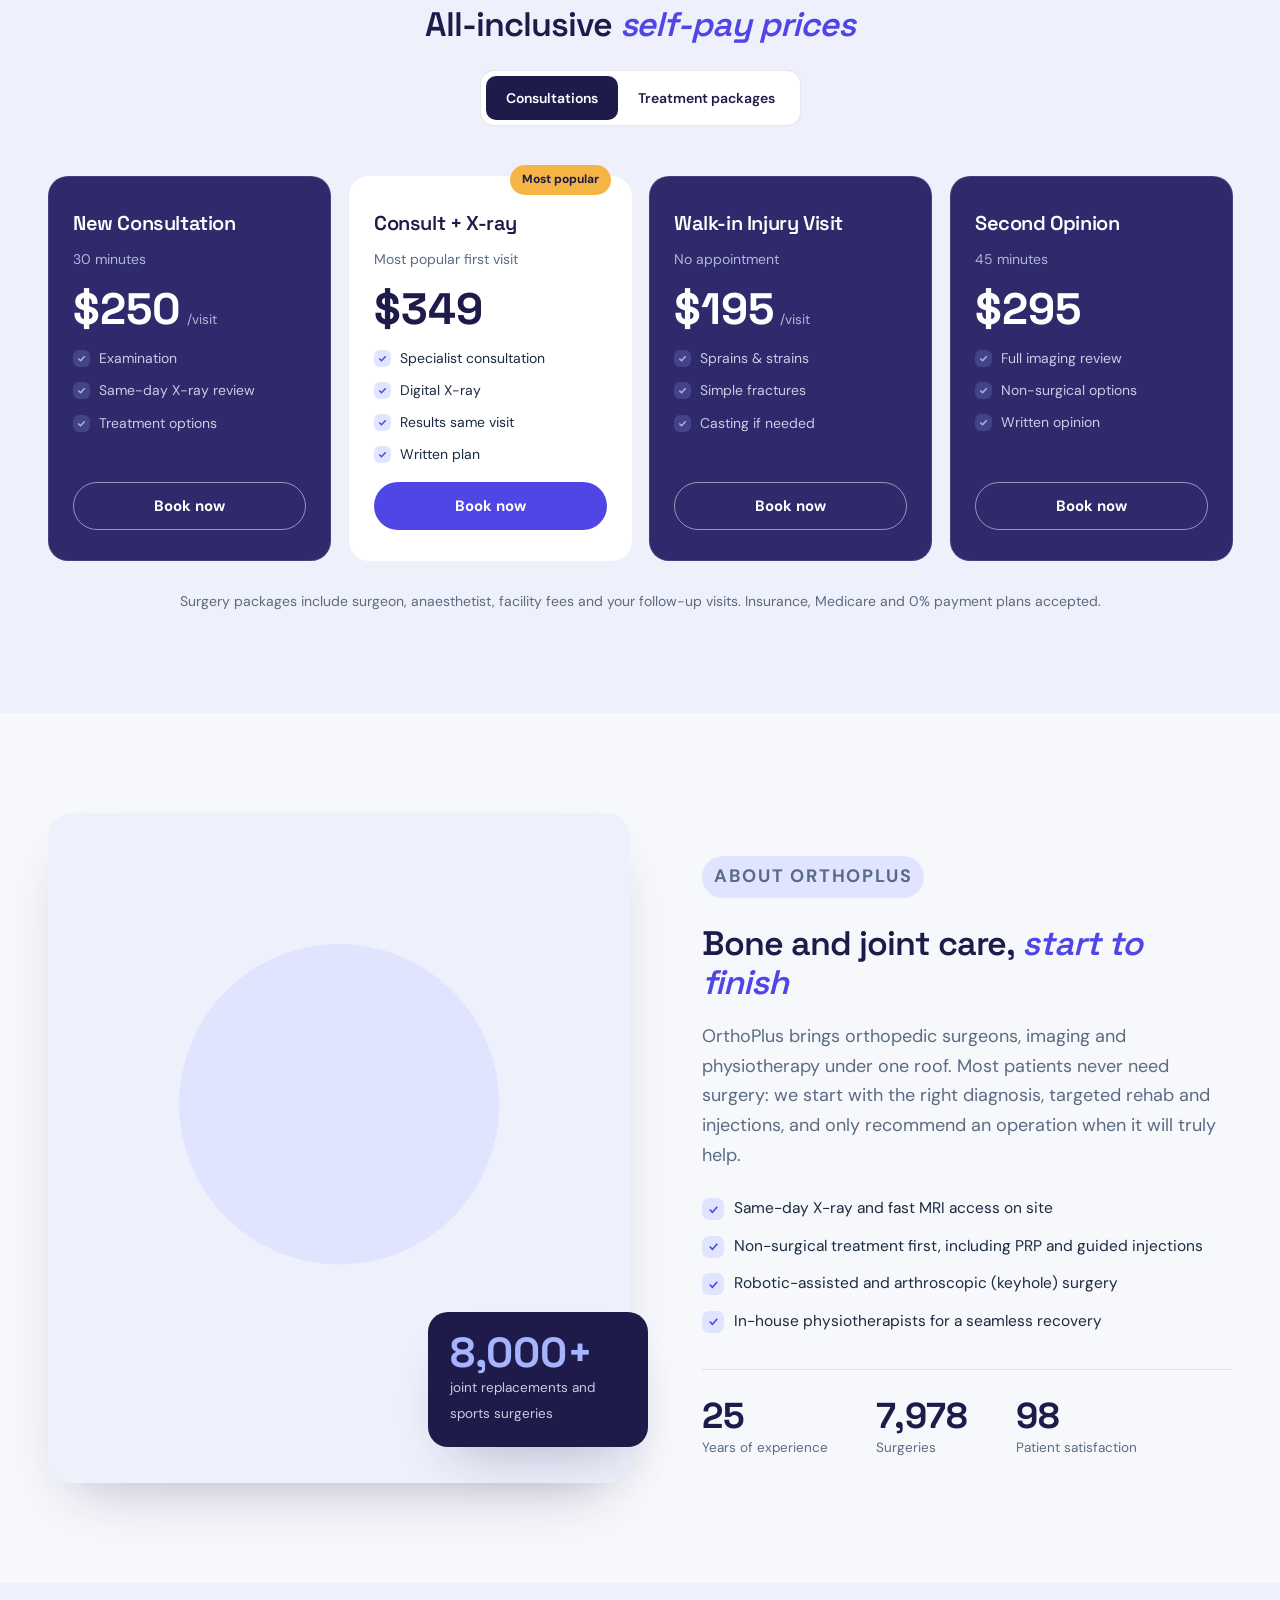
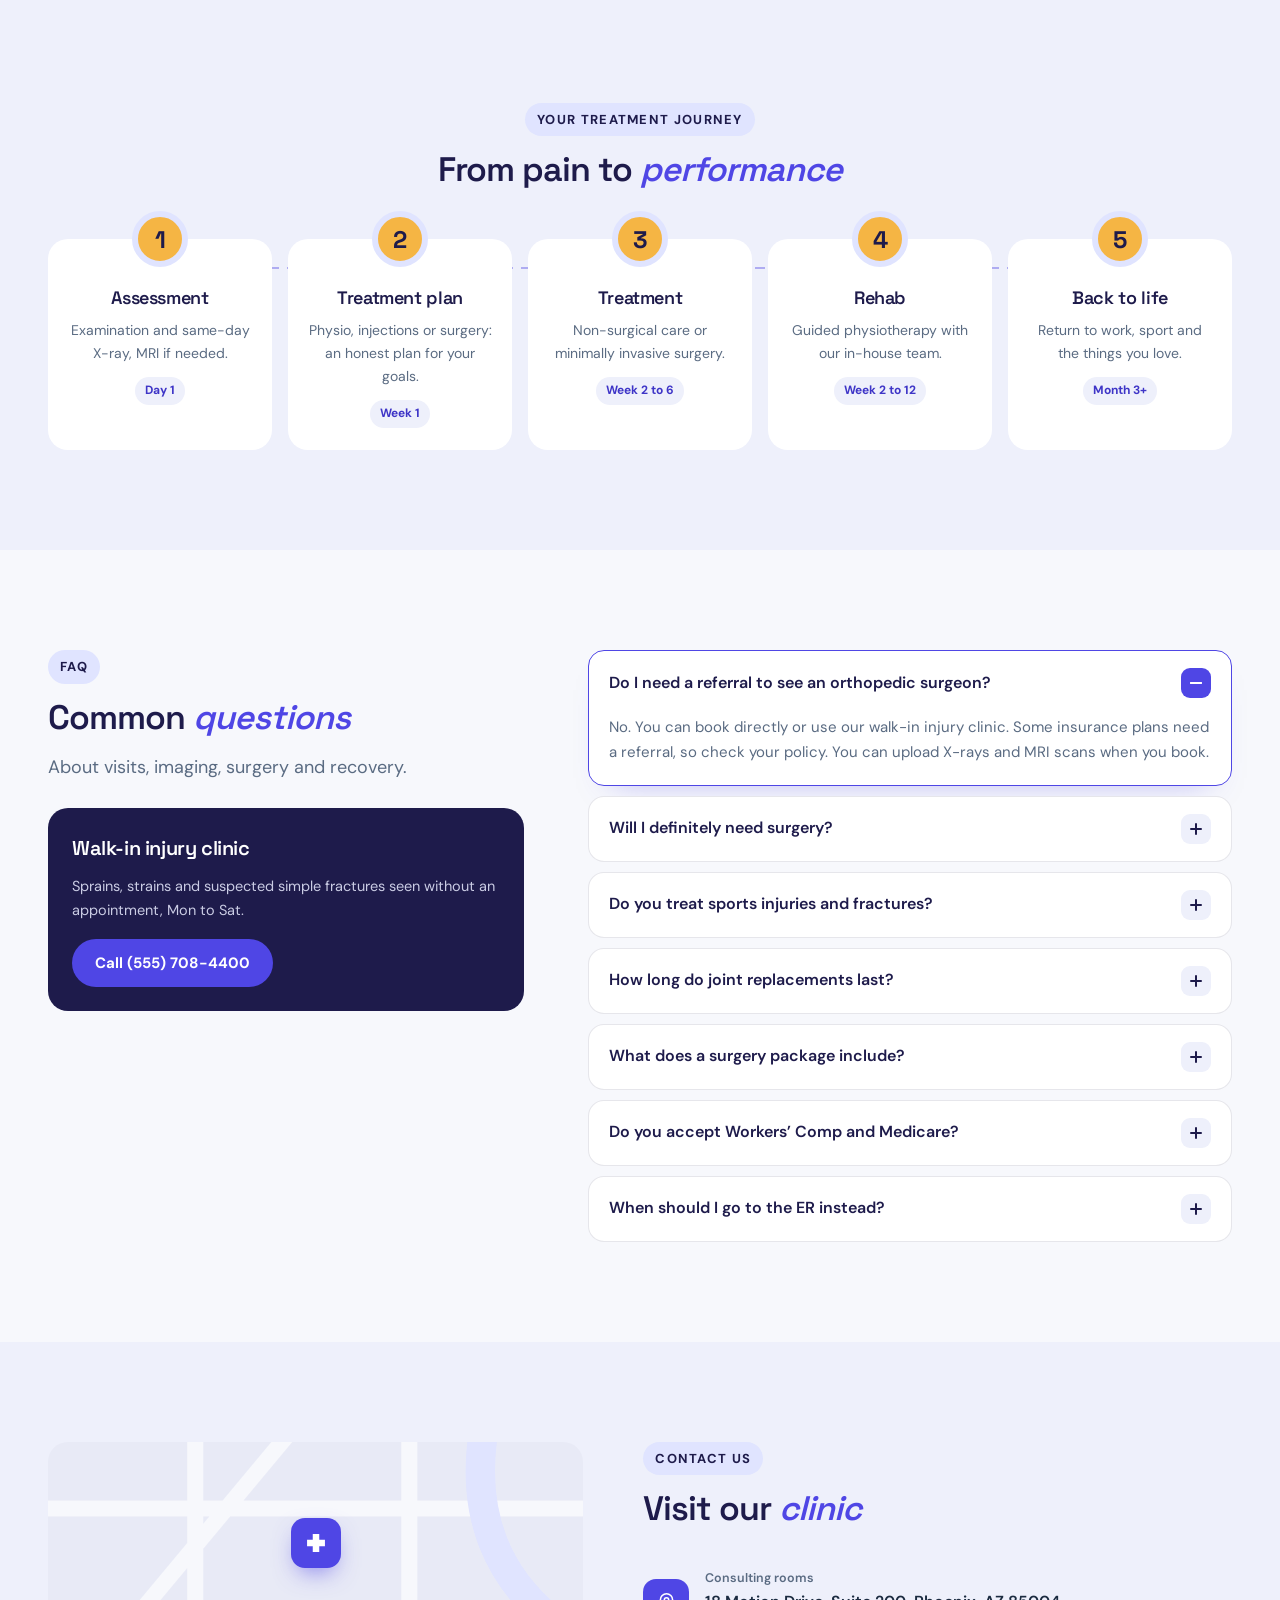
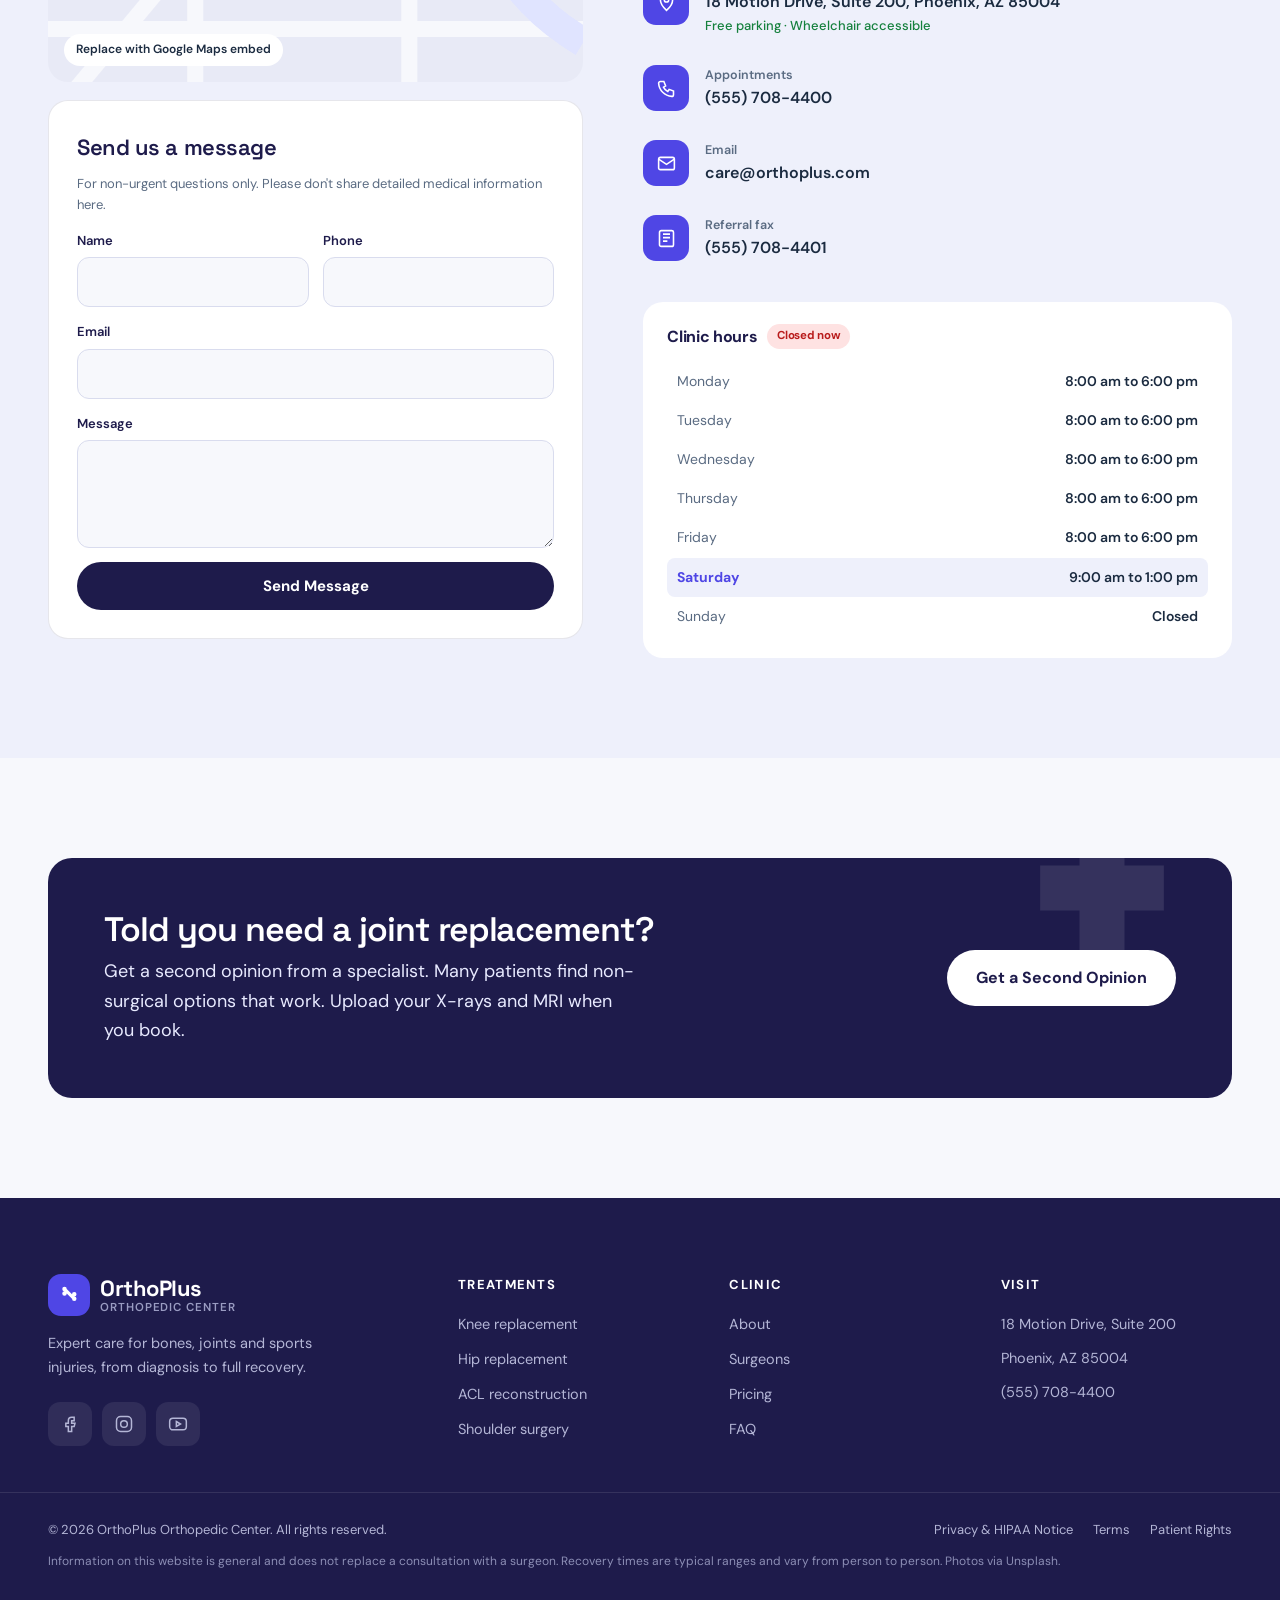
<file: orthopedic/index.html>
<!doctype html>
<html lang="en">
<head>
<meta charset="utf-8">
<meta name="viewport" content="width=device-width, initial-scale=1">
<title>OrthoPlus | Orthopedic Surgeon for Knee, Hip, Shoulder &amp; Spine</title>
<meta name="description" content="Orthopedic surgeons for knee and hip replacement, ACL and sports injuries, shoulder, spine and fractures. Minimally invasive surgery and fast rehab.">
<meta name="theme-color" content="#1E1B4B">
<meta property="og:title" content="OrthoPlus | Move freely again">
<meta property="og:description" content="Joint, bone and sports injury care from expert orthopedic surgeons.">
<meta property="og:type" content="website">
<meta property="og:image" content="https://images.unsplash.com/photo-1649751361457-01d3a696c7e6?auto=format&fit=crop&q=80&w=1200">
<link rel="preconnect" href="https://fonts.googleapis.com">
<link rel="preconnect" href="https://fonts.gstatic.com" crossorigin>
<link rel="preconnect" href="https://images.unsplash.com">
<link href="https://fonts.googleapis.com/css2?family=Space+Grotesk:wght@500;600;700&family=DM+Sans:wght@400;500;600;700&display=swap" rel="stylesheet">
<link rel="stylesheet" href="style.css?v=1119k">
<link rel="stylesheet" href="ortho.css?v=1119k">
<script type="application/ld+json">
{
  "@context": "https://schema.org",
  "@type": "MedicalClinic",
  "medicalSpecialty": "Orthopedic",
  "name": "OrthoPlus Orthopedic Center",
  "telephone": "+1-555-708-4400",
  "email": "care@orthoplus.com",
  "address": {"@type": "PostalAddress","streetAddress": "18 Motion Drive, Suite 200","addressLocality": "Phoenix","addressRegion": "AZ","postalCode": "85004","addressCountry": "US"},
  "openingHours": ["Mo-Fr 08:00-18:00","Sa 09:00-13:00"],
  "priceRange": "$$$"
}
</script>
</head>
<body>
<a href="#main" class="skip">Skip to content</a>
<!-- Photos: free images from Unsplash (unsplash.com/license). Each <img> removes itself if it can't load, so the illustrated fallback shows. -->

<!-- ===== EMERGENCY BAR ===== -->
<div class="ebar" role="note">
  <div class="container ebar__inner">
    <p><svg width="16" height="16" viewBox="0 0 24 24" fill="none" stroke="currentColor" stroke-width="2.2" aria-hidden="true"><path d="M12 3l10 18H2Z"/><path d="M12 10v5M12 18h.01"/></svg> <span class="eb-long">Suspected broken bone, a deformed joint or numbness after an injury? </span><span class="eb-short">Broken bone or numbness? </span><strong>Go to the ER or call 911.</strong></p>
    <a href="#faq" class="ebar__link">Walk-in injury clinic</a>
  </div>
</div>

<!-- ===== NAVBAR ===== -->
<header class="nav" id="nav">
  <div class="container nav__inner">
    <a href="#top" class="logo" aria-label="OrthoPlus home">
      <span class="logo__mark" aria-hidden="true"><svg viewBox="0 0 32 32"><path d="M11 8a3 3 0 1 1 3-3l7 7a3 3 0 1 1 3 3 3 3 0 1 1-3 3l-7-7a3 3 0 1 1-3-3Z" fill="currentColor" transform="translate(-1 3)"/></svg></span>
      <span class="logo__text">OrthoPlus<small>Orthopedic Center</small></span>
    </a>
    <nav class="menu" id="menu" aria-label="Main">
      <a href="#about">About</a>
      <a href="#procedures">Treatments</a>
      <a href="#conditions">Conditions</a>
      <a href="#pricing">Pricing</a>
      <a href="#contact">Contact Us</a>
      <div class="menu__foot">
        <button type="button" class="btn btn--blue btn--block" data-book>Book a Consultation</button>
        <button type="button" class="btn btn--line btn--block" data-book data-reason="Second Opinion">Get a Second Opinion</button>
        <a href="tel:+15557084400" class="btn btn--ghost btn--block">Call (555) 708-4400</a>
      </div>
    </nav>
    <div class="nav__right">
      <button type="button" class="btn btn--ghost nav__rx" data-book data-reason="Second Opinion">
        <svg width="18" height="18" viewBox="0 0 24 24" fill="none" stroke="currentColor" stroke-width="2" aria-hidden="true"><rect x="4" y="3" width="16" height="18" rx="2"/><path d="M8 8h8M8 12h8M8 16h5"/></svg>
        Second Opinion
      </button>
      <button type="button" class="btn btn--blue nav__cta" data-book>Book a Consultation</button>
      <button type="button" class="burger" id="burger" aria-label="Open menu" aria-expanded="false" aria-controls="menu"><span></span><span></span><span></span></button>
    </div>
  </div>
</header>

<main id="main">

<!-- ===== HERO ===== -->
<section class="hero chero" id="top">
  <div class="container hero__grid">
    <div class="hero__copy">
      <p class="status fade d1"><span class="live" aria-hidden="true"></span> Walk-in injury clinic <strong>open today</strong></p>
      <h1 class="fade d2">Move freely. <span class="u">Live actively.</span></h1>
      <p class="lead fade d3">Fellowship-trained orthopedic surgeons for knee, hip, shoulder, spine and sports injuries. We try every non-surgical option first, and when surgery is right, we use minimally invasive techniques for a faster return to life.</p>
      <div class="hero__btns fade d4">
        <button type="button" class="btn btn--blue btn--lg" data-book>Book a Consultation
          <svg width="18" height="18" viewBox="0 0 24 24" fill="none" stroke="currentColor" stroke-width="2" aria-hidden="true"><path d="M5 12h14M13 6l6 6-6 6"/></svg>
        </button>
        <a href="#conditions" class="btn btn--line btn--lg">Where does it hurt?</a>
      </div>
      <ul class="chero__ticks fade d4 tk-list">
        <li><span class="tk" aria-hidden="true"><svg viewBox="0 0 24 24" fill="none" stroke="currentColor" stroke-width="1.8" stroke-linecap="round" stroke-linejoin="round"><rect x="3" y="4" width="18" height="14" rx="2"/><path d="M9.5 9.5l5 4"/><circle cx="8.5" cy="8.5" r="1.4"/><circle cx="15.5" cy="14.5" r="1.4"/><path d="M8 21h8"/></svg></span>Same-day X-ray</li><li><span class="tk" aria-hidden="true"><svg viewBox="0 0 24 24" fill="none" stroke="currentColor" stroke-width="1.8" stroke-linecap="round" stroke-linejoin="round"><path d="M10.5 20.5a5 5 0 0 1-7-7l6-6a5 5 0 0 1 7 7Z"/><path d="M8.5 8.5l7 7"/></svg></span>Non-surgical options first</li><li><span class="tk" aria-hidden="true"><svg viewBox="0 0 24 24" fill="none" stroke="currentColor" stroke-width="1.8" stroke-linecap="round" stroke-linejoin="round"><path d="M6 7v10M3 9.5v5M18 7v10M21 9.5v5M6 12h12"/></svg></span>In-house physiotherapy</li>
      </ul>
    </div>

    <div class="hero__art chero__art fade d3">
      <div class="hero__bg" aria-hidden="true"></div>
      <div class="chero__frame sframe xray" aria-hidden="true">
        <div class="xray__head"><span>R KNEE · AP</span><span>OrthoPlus Imaging</span></div>
        <svg class="xray__img" viewBox="0 0 300 380">
          <defs><pattern id="xg" width="24" height="24" patternUnits="userSpaceOnUse"><path d="M24 0H0V24" fill="none" stroke="rgba(165,180,252,.08)"/></pattern>
          <filter id="glow"><feGaussianBlur stdDeviation="3" result="b"/><feMerge><feMergeNode in="b"/><feMergeNode in="SourceGraphic"/></feMerge></filter></defs>
          <rect width="300" height="380" fill="url(#xg)"/>
          <g filter="url(#glow)" fill="rgba(199,206,251,.82)" stroke="#E0E4FF" stroke-width="1.5">
            <path d="M122 0h56v120c0 10 22 16 26 40 3 22-14 30-30 28-12-2-18-10-24-10s-12 8-24 10c-16 2-33-6-30-28 4-24 26-30 26-40Z"/>
            <ellipse cx="150" cy="150" rx="18" ry="24" fill="rgba(224,228,255,.9)"/>
            <path d="M98 214c10-8 30-6 52-6s42-2 52 6c10 8 4 24-10 28-8 2-14 6-16 18v120h-52V260c-2-12-8-16-16-18-14-4-20-20-10-28Z"/>
            <path d="M206 240c6 0 10 4 10 10v130h-14V252c0-6-2-12 4-12Z" opacity=".75"/>
          </g>
          <g stroke="#F5B544" stroke-width="1.5" fill="none" stroke-dasharray="4 4"><path d="M88 200H212"/><path d="M88 214H212"/></g>
          <text x="216" y="211" fill="#F5B544" font-size="11" font-family="Space Grotesk, sans-serif">4.2 mm</text>
          <circle cx="150" cy="206" r="40" fill="none" stroke="#F5B544" stroke-width="1.5"/>
          <rect class="xray__scan" x="0" y="0" width="300" height="3" fill="#A5B4FC"/>
        </svg>
        <div class="xray__foot"><span><i></i> Joint space narrowing: mild</span></div>
      </div>
      <div class="fcard fcard--a floatA" aria-hidden="true">
        <span class="fcard__ic"><svg width="20" height="20" viewBox="0 0 24 24" fill="none" stroke="currentColor" stroke-width="2"><circle cx="12" cy="12" r="3"/><circle cx="5" cy="17" r="1.5"/><circle cx="19" cy="17" r="1.5"/></svg></span>
        <span><small>Same-day imaging</small><strong>X-ray in 15 min</strong></span>
      </div>
      <div class="fcard fcard--b floatB" aria-hidden="true"><span class="fcard__ic fcard__ic--green"><svg width="20" height="20" viewBox="0 0 24 24" fill="none" stroke="currentColor" stroke-width="2"><path d="M3 11l9-7 9 7v9a1 1 0 0 1-1 1h-5v-6h-6v6H4a1 1 0 0 1-1-1Z"/></svg></span><span><small>Robotic-assisted</small><strong>Knee &amp; hip replacement</strong></span></div>
      <div class="fcard fcard--c floatA"><span class="stars" aria-label="Rated 4.9 out of 5">★★★★★</span><span><strong>4.9</strong> from 2,000+ patients</span></div>
    </div>
  </div>

  <div class="container">
    <ul class="trust reveal">
      <li><span class="trust__ic"><svg viewBox="0 0 24 24" fill="none" stroke="currentColor" stroke-width="1.8" aria-hidden="true"><path d="M12 3l8 4v5c0 5-3.5 8-8 9-4.5-1-8-4-8-9V7l8-4Z"/></svg></span><span><strong>Board-certified</strong> surgeons</span></li>
      <li><span class="trust__ic"><svg viewBox="0 0 24 24" fill="none" stroke="currentColor" stroke-width="1.8" aria-hidden="true"><circle cx="12" cy="12" r="3"/><circle cx="5" cy="17" r="1.5"/><circle cx="19" cy="17" r="1.5"/></svg></span><span><strong>Sports medicine</strong> specialists</span></li>
      <li><span class="trust__ic"><svg viewBox="0 0 24 24" fill="none" stroke="currentColor" stroke-width="1.8" aria-hidden="true"><rect x="3" y="4" width="18" height="16" rx="2"/><path d="M7 9h10M7 13h6"/></svg></span><span><strong>On-site</strong> X-ray &amp; MRI</span></li>
      <li><span class="trust__ic"><svg viewBox="0 0 24 24" fill="none" stroke="currentColor" stroke-width="1.8" aria-hidden="true"><path d="M5 4h4l2 5-2.5 1.5a11 11 0 0 0 5 5L15 13l5 2v4a2 2 0 0 1-2 2A16 16 0 0 1 3 6a2 2 0 0 1 2-2Z"/></svg></span><span><strong>In-house</strong> physiotherapy</span></li>
    </ul>
  </div>
</section>

<!-- ===== CONDITIONS / JOINT MAP ===== -->
<section class="section container" id="conditions">
  <div class="head center reveal">
    <p class="eyebrow">Conditions we treat</p>
    <h2>Where does it <span class="u">hurt?</span></h2>
    <p class="sub">Tap a joint to see the conditions we treat there.</p>
  </div>
  <div class="bodymap reveal">
    <div class="body" id="body">
      <svg viewBox="0 0 200 440" class="body__svg" aria-hidden="true">
        <circle cx="100" cy="40" r="26" fill="#E0E4FF"/>
        <rect x="88" y="64" width="24" height="16" rx="6" fill="#E0E4FF"/>
        <path d="M54 86c10-8 28-10 46-10s36 2 46 10l10 104c-6 4-14 4-20 0l-6-60-4 90H74l-4-90-6 60c-6 4-14 4-20 0Z" fill="#E0E4FF"/>
        <path d="M74 220h52l6 110-4 100h-22l-4-100-4-60-4 60-4 100H72l-4-100Z" fill="#E0E4FF"/>
        <path d="M100 86v134" stroke="#C7CEFB" stroke-width="2" stroke-dasharray="4 5"/>
      </svg>
      <button type="button" class="spot" style="left:29%;top:21%" data-area="shoulder" aria-label="Shoulder"><span></span></button>
      <button type="button" class="spot" style="left:50%;top:38%" data-area="spine" aria-label="Spine and back"><span></span></button>
      <button type="button" class="spot" style="left:22%;top:44%" data-area="hand" aria-label="Elbow, wrist and hand"><span></span></button>
      <button type="button" class="spot" style="left:62%;top:51%" data-area="hip" aria-label="Hip"><span></span></button>
      <button type="button" class="spot" style="left:40%;top:72%" data-area="knee" aria-label="Knee"><span></span></button>
      <button type="button" class="spot" style="left:60%;top:94%" data-area="foot" aria-label="Foot and ankle"><span></span></button>
    </div>
    <div class="area" aria-live="polite">
      <div class="area__chips" id="areaChips" role="tablist" aria-label="Joints"></div>
      <div class="area__card" id="areaCard"></div>
    </div>
  </div>
</section>

<!-- ===== PROCEDURES ===== -->
<section class="section section--tint" id="procedures">
  <div class="container">
    <div class="head head--split reveal">
      <div><p class="eyebrow">Treatments</p><h2>Surgical and <span class="u">non-surgical care</span></h2></div>
      <p class="sub">Typical hospital stay, recovery time and starting price for each treatment.</p>
    </div>
    <div class="tabs reveal" role="tablist" aria-label="Filter treatments" id="tabs">
      <button type="button" role="tab" aria-selected="true" data-filter="all">All</button>
      <button type="button" role="tab" aria-selected="false" data-filter="joint">Joint replacement</button>
      <button type="button" role="tab" aria-selected="false" data-filter="sports">Sports &amp; arthroscopy</button>
      <button type="button" role="tab" aria-selected="false" data-filter="spine">Spine &amp; hand</button>
      <button type="button" role="tab" aria-selected="false" data-filter="nonsurg">Non-surgical</button>
    </div>
    <div class="sgrid" id="sgrid"></div>
  </div>
</section>

<!-- ===== TECHNIQUES (photo cards) ===== -->
<section class="section section--navy" id="techniques">
  <div class="container">
    <div class="head head--split reveal">
      <div><p class="eyebrow eyebrow--light">Technology</p><h2>Precise diagnosis, <span class="u u--light">precise surgery</span></h2></div>
      <p class="sub sub--light">From same-day imaging to robotic-assisted joint replacement.</p>
    </div>
    <div class="tests" id="techGrid"></div>
  </div>
</section>

<!-- ===== RECOVERY PLANNER ===== -->
<section class="section container" id="planner">
  <div class="helper reveal">
    <div class="helper__intro">
      <p class="eyebrow">Recovery planner</p>
      <h2>What will my <span class="u">recovery</span> look like?</h2>
      <p class="sub">Choose a surgery to see typical recovery milestones. Everyone heals differently, and your surgeon and physio will give you a personal plan.</p>
      <div class="redflag">
        <h3><svg width="18" height="18" viewBox="0 0 24 24" fill="none" stroke="currentColor" stroke-width="2.2" aria-hidden="true"><path d="M12 3l10 18H2Z"/><path d="M12 10v5M12 18h.01"/></svg> After surgery, call us or 911 if you have:</h3>
        <ul><li>Fever above 101°F (38.3°C)</li><li>Wound redness, swelling or discharge</li><li>Calf pain or swelling in either leg</li><li>Shortness of breath or chest pain</li></ul>
      </div>
    </div>
    <div class="helper__box">
      <p class="label">Choose a surgery</p>
      <div class="opts opts--3" id="procOpts"></div>
      <div class="plan-out" id="planOut" aria-live="polite"></div>
    </div>
  </div>
</section>

<!-- ===== SURGEONS ===== -->
<section class="section container" id="surgeons">
  <div class="head head--split reveal">
    <div><p class="eyebrow">Our surgeons</p><h2>Specialists in <span class="u">movement</span></h2></div>
    <p class="sub">Fellowship-trained in joint replacement, sports medicine and spine surgery.</p>
  </div>
  <div class="docs" id="docGrid"></div>
</section>

<!-- ===== TESTIMONIALS ===== -->
<!-- NOTE: sample reviews for layout. Replace with real, verified patient reviews before launch. -->
<section class="section container" id="reviews">
  <div class="reviews">
    <div class="reviews__intro reveal">
      <p class="eyebrow">Patient stories</p>
      <h2>Moving again, <span class="u">pain-free</span></h2>
      <div class="score"><strong>4.9</strong><div><span class="stars">★★★★★</span><small>Based on 2,000+ reviews</small></div></div>
      <div class="rev-ctrl">
        <button type="button" class="round" id="prev" aria-label="Previous review"><svg width="20" height="20" viewBox="0 0 24 24" fill="none" stroke="currentColor" stroke-width="2" aria-hidden="true"><path d="M15 6l-6 6 6 6"/></svg></button>
        <button type="button" class="round" id="next" aria-label="Next review"><svg width="20" height="20" viewBox="0 0 24 24" fill="none" stroke="currentColor" stroke-width="2" aria-hidden="true"><path d="M9 6l6 6-6 6"/></svg></button>
        <span class="rev-count" id="revCount" aria-live="polite">1 / 5</span>
      </div>
    </div>
    <div class="rev-stage reveal" id="revStage"></div>
  </div>
</section>

<div class="insure">
  <div class="container insure__inner">
    <p>In-network with</p>
    <ul><li>Aetna</li><li>Blue Cross</li><li>Cigna</li><li>UnitedHealthcare</li><li>Medicare</li><li>Workers' Comp</li></ul>
  </div>
</div>

<!-- ===== PRICING ===== -->
<section class="section section--navy" id="pricing">
  <div class="container">
    <div class="head center reveal">
      <p class="eyebrow eyebrow--light">Pricing</p>
      <h2>All-inclusive <span class="u u--light">self-pay prices</span></h2>
      <div class="toggle" role="group" aria-label="Price type">
        <button type="button" class="active" data-ptab="visits" aria-pressed="true">Consultations</button>
        <button type="button" data-ptab="packages" aria-pressed="false">Treatment packages</button>
      </div>
    </div>
    <div class="plans" id="plans"></div>
    <p class="plans__note reveal">Surgery packages include surgeon, anaesthetist, facility fees and your follow-up visits. Insurance, Medicare and 0% payment plans accepted.</p>
  </div>
</section>

<!-- ===== ABOUT ===== -->
<section class="section container about" id="about">
  <div class="cabout__media reveal">
    <div class="cabout__photo">
      <svg viewBox="0 0 400 460" aria-hidden="true"><rect width="400" height="460" fill="#EEF0FB"/><circle cx="200" cy="200" r="110" fill="#E0E4FF"/></svg>
      <img class="photo" src="https://images.unsplash.com/photo-1706777382103-0051a37e97df?auto=format&fit=crop&q=80&w=900" alt="Doctor pointing at a tablet screen while explaining results" loading="lazy" decoding="async" onerror="this.remove()">
    </div>
    <div class="cabout__badge floatB"><strong>8,000+</strong><span>joint replacements and sports surgeries</span></div>
  </div>
  <div class="about__copy reveal">
    <p class="eyebrow">About OrthoPlus</p>
    <h2>Bone and joint care, <span class="u">start to finish</span></h2>
    <p>OrthoPlus brings orthopedic surgeons, imaging and physiotherapy under one roof. Most patients never need surgery: we start with the right diagnosis, targeted rehab and injections, and only recommend an operation when it will truly help.</p>
    <ul class="checks">
      <li>Same-day X-ray and fast MRI access on site</li>
      <li>Non-surgical treatment first, including PRP and guided injections</li>
      <li>Robotic-assisted and arthroscopic (keyhole) surgery</li>
      <li>In-house physiotherapists for a seamless recovery</li>
    </ul>
    <div class="about__nums">
      <div><strong data-count="25">0</strong><span>Years of experience</span></div>
      <div><strong data-count="8000" data-suffix="+">0</strong><span>Surgeries</span></div>
      <div><strong data-count="98" data-suffix="%">0</strong><span>Patient satisfaction</span></div>
    </div>
  </div>
</section>

<!-- ===== JOURNEY ===== -->
<section class="section section--tint" id="journey">
  <div class="container">
    <div class="head center reveal">
      <p class="eyebrow">Your treatment journey</p>
      <h2>From pain to <span class="u">performance</span></h2>
    </div>
    <ol class="journey">
      <li class="reveal"><span class="journey__n">1</span><h3>Assessment</h3><p>Examination and same-day X-ray, MRI if needed.</p><small>Day 1</small></li>
      <li class="reveal"><span class="journey__n">2</span><h3>Treatment plan</h3><p>Physio, injections or surgery: an honest plan for your goals.</p><small>Week 1</small></li>
      <li class="reveal"><span class="journey__n">3</span><h3>Treatment</h3><p>Non-surgical care or minimally invasive surgery.</p><small>Week 2 to 6</small></li>
      <li class="reveal"><span class="journey__n">4</span><h3>Rehab</h3><p>Guided physiotherapy with our in-house team.</p><small>Week 2 to 12</small></li>
      <li class="reveal"><span class="journey__n">5</span><h3>Back to life</h3><p>Return to work, sport and the things you love.</p><small>Month 3+</small></li>
    </ol>
  </div>
</section>

<!-- ===== FAQ ===== -->
<section class="section container faq" id="faq">
  <div class="faq__intro reveal">
    <p class="eyebrow">FAQ</p>
    <h2>Common <span class="u">questions</span></h2>
    <p class="sub">About visits, imaging, surgery and recovery.</p>
      <div class="faq__img"><img src="https://images.unsplash.com/photo-1706777193603-76c3e9613553?auto=format&fit=crop&q=80&w=900" alt="Patient with a foot cast at a check-up" loading="lazy" decoding="async" onerror="this.parentNode.remove()"></div>
    <div class="faq__card">
      <h3>Walk-in injury clinic</h3>
      <p>Sprains, strains and suspected simple fractures seen without an appointment, Mon to Sat.</p>
      <a href="tel:+15557084400" class="btn btn--blue">Call (555) 708-4400</a>
    </div>
  </div>
  <div class="faq__list reveal" id="faqList"></div>
</section>

<!-- ===== CONTACT ===== -->
<section class="section section--tint" id="contact">
  <div class="container contact">
    <div class="contact__info reveal">
      <p class="eyebrow">Contact us</p>
      <h2>Visit our <span class="u">clinic</span></h2>
      <ul class="info">
        <li><span class="info__ic"><svg viewBox="0 0 24 24" fill="none" stroke="currentColor" stroke-width="1.8" aria-hidden="true"><path d="M12 21s-7-6.2-7-12a7 7 0 0 1 14 0c0 5.8-7 12-7 12Z"/><circle cx="12" cy="9" r="2.5"/></svg></span><span><small>Consulting rooms</small>18 Motion Drive, Suite 200, Phoenix, AZ 85004<em>Free parking · Wheelchair accessible</em></span></li>
        <li><span class="info__ic"><svg viewBox="0 0 24 24" fill="none" stroke="currentColor" stroke-width="1.8" aria-hidden="true"><path d="M5 4h4l2 5-2.5 1.5a11 11 0 0 0 5 5L15 13l5 2v4a2 2 0 0 1-2 2A16 16 0 0 1 3 6a2 2 0 0 1 2-2Z"/></svg></span><span><small>Appointments</small><a href="tel:+15557084400">(555) 708-4400</a></span></li>
        <li><span class="info__ic"><svg viewBox="0 0 24 24" fill="none" stroke="currentColor" stroke-width="1.8" aria-hidden="true"><rect x="3" y="5" width="18" height="14" rx="2"/><path d="M3 7l9 6 9-6"/></svg></span><span><small>Email</small><a href="mailto:care@orthoplus.com">care@orthoplus.com</a></span></li>
        <li><span class="info__ic"><svg viewBox="0 0 24 24" fill="none" stroke="currentColor" stroke-width="1.8" aria-hidden="true"><rect x="4" y="3" width="16" height="18" rx="2"/><path d="M8 7h8M8 11h8M8 15h5"/></svg></span><span><small>Referral fax</small>(555) 708-4401</span></li>
      </ul>
      <div class="hours">
        <h3>Clinic hours <span class="open-now" id="openNow"></span></h3>
        <dl id="hoursList">
          <div data-day="1"><dt>Monday</dt><dd>8:00 am to 6:00 pm</dd></div>
          <div data-day="2"><dt>Tuesday</dt><dd>8:00 am to 6:00 pm</dd></div>
          <div data-day="3"><dt>Wednesday</dt><dd>8:00 am to 6:00 pm</dd></div>
          <div data-day="4"><dt>Thursday</dt><dd>8:00 am to 6:00 pm</dd></div>
          <div data-day="5"><dt>Friday</dt><dd>8:00 am to 6:00 pm</dd></div>
          <div data-day="6"><dt>Saturday</dt><dd>9:00 am to 1:00 pm</dd></div>
          <div data-day="0"><dt>Sunday</dt><dd>Closed</dd></div>
        </dl>
      </div>
    </div>
    <div class="contact__side reveal">
      <div class="map" role="img" aria-label="Map placeholder">
        <svg viewBox="0 0 400 240" preserveAspectRatio="xMidYMid slice" aria-hidden="true"><rect width="400" height="240" fill="#E8EAF6"/><path d="M0 80H400M0 170H400M110 0V240M270 0V240M0 240L200 0" stroke="#F7F8FC" stroke-width="12" fill="none"/><path d="M330 0Q300 120 400 180" stroke="#E0E4FF" stroke-width="22" fill="none"/></svg>
        <span class="map__pin"><svg viewBox="0 0 32 32" aria-hidden="true"><path d="M12 5h8v7h7v8h-7v7h-8v-7H5v-8h7Z" fill="currentColor"/></svg></span>
        <span class="map__label">Replace with Google Maps embed</span>
      </div>
      <form class="form" id="contactForm" novalidate>
        <h3 class="full">Send us a message</h3>
        <p class="form__hint full">For non-urgent questions only. Please don't share detailed medical information here.</p>
        <label>Name<input type="text" name="name" required autocomplete="name"><span class="err">Please enter your name</span></label>
        <label>Phone<input type="tel" name="phone" autocomplete="tel"></label>
        <label class="full">Email<input type="email" name="email" required autocomplete="email"><span class="err">Please enter a valid email</span></label>
        <label class="full">Message<textarea name="message" rows="4" required></textarea><span class="err">Please add a short message</span></label>
        <button type="submit" class="btn btn--navy btn--block full">Send Message</button>
        <p class="form__ok full" hidden role="status">Thanks! Our team will reply within one business day.</p>
      </form>
    </div>
  </div>
</section>

<!-- ===== CTA ===== -->
<section class="container cta-wrap">
  <div class="cta ccta reveal">
    <img class="photo ccta__bg" src="https://images.unsplash.com/photo-1763198302745-57cb94135f11?auto=format&fit=crop&q=80&w=1400" alt="" loading="lazy" decoding="async" onerror="this.remove()">
    <div class="cta__copy">
      <h2>Told you need a joint replacement?</h2>
      <p>Get a second opinion from a specialist. Many patients find non-surgical options that work. Upload your X-rays and MRI when you book.</p>
    </div>
    <div class="cta__btns">
      <button type="button" class="btn btn--white btn--lg" data-book data-reason="Second Opinion">Get a Second Opinion</button>
    </div>
  </div>
</section>

</main>

<!-- ===== FOOTER ===== -->
<footer class="footer">
  <div class="container footer__grid">
    <div class="footer__brand">
      <a href="#top" class="logo logo--light"><span class="logo__mark" aria-hidden="true"><svg viewBox="0 0 32 32"><path d="M11 8a3 3 0 1 1 3-3l7 7a3 3 0 1 1 3 3 3 3 0 1 1-3 3l-7-7a3 3 0 1 1-3-3Z" fill="currentColor" transform="translate(-1 3)"/></svg></span><span class="logo__text">OrthoPlus<small>Orthopedic Center</small></span></a>
      <p>Expert care for bones, joints and sports injuries, from diagnosis to full recovery.</p>
      <div class="socials">
        <a href="#" aria-label="Facebook"><svg viewBox="0 0 24 24" fill="none" stroke="currentColor" stroke-width="1.8" aria-hidden="true"><path d="M14 8h3V4h-3a4 4 0 0 0-4 4v3H7v4h3v6h4v-6h3l1-4h-4V8Z"/></svg></a>
        <a href="#" aria-label="Instagram"><svg viewBox="0 0 24 24" fill="none" stroke="currentColor" stroke-width="1.8" aria-hidden="true"><rect x="3" y="3" width="18" height="18" rx="5"/><circle cx="12" cy="12" r="4"/></svg></a>
        <a href="#" aria-label="YouTube"><svg viewBox="0 0 24 24" fill="none" stroke="currentColor" stroke-width="1.8" aria-hidden="true"><rect x="2" y="5" width="20" height="14" rx="4"/><path d="M10 9l5 3-5 3Z"/></svg></a>
      </div>
    </div>
    <div><h3>Treatments</h3><ul><li><a href="#procedures">Knee replacement</a></li><li><a href="#procedures">Hip replacement</a></li><li><a href="#procedures">ACL reconstruction</a></li><li><a href="#procedures">Shoulder surgery</a></li></ul></div>
    <div><h3>Clinic</h3><ul><li><a href="#about">About</a></li><li><a href="#surgeons">Surgeons</a></li><li><a href="#pricing">Pricing</a></li><li><a href="#faq">FAQ</a></li></ul></div>
    <div><h3>Visit</h3><ul><li>18 Motion Drive, Suite 200</li><li>Phoenix, AZ 85004</li><li><a href="tel:+15557084400">(555) 708-4400</a></li></ul></div>
  </div>
  <div class="container footer__bottom">
    <p>© <span id="year">2026</span> OrthoPlus Orthopedic Center. All rights reserved.</p>
    <p class="footer__legal"><a href="#">Privacy &amp; HIPAA Notice</a><a href="#">Terms</a><a href="#">Patient Rights</a></p>
    <p class="footer__note">Information on this website is general and does not replace a consultation with a surgeon. Recovery times are typical ranges and vary from person to person. Photos via Unsplash.</p>
  </div>
</footer>

<div class="sticky-bar" id="stickyBar">
  <a href="tel:+15557084400" class="btn btn--line">Call</a>
  <button type="button" class="btn btn--blue" data-book>Book Consultation</button>
</div>
<button type="button" class="to-top" id="toTop" aria-label="Back to top"><svg width="20" height="20" viewBox="0 0 24 24" fill="none" stroke="currentColor" stroke-width="2" aria-hidden="true"><path d="M6 15l6-6 6 6"/></svg></button>

<!-- ===== BOOKING MODAL ===== -->
<div class="modal" id="bookModal" hidden>
  <div class="modal__overlay" data-close></div>
  <div class="modal__box" role="dialog" aria-modal="true" aria-labelledby="bookTitle">
    <button type="button" class="modal__close" data-close aria-label="Close booking"><svg width="20" height="20" viewBox="0 0 24 24" fill="none" stroke="currentColor" stroke-width="2" aria-hidden="true"><path d="M6 6l12 12M18 6L6 18"/></svg></button>
    <div class="modal__head">
      <p class="eyebrow">Book a consultation</p>
      <h2 id="bookTitle">See an <span class="u">orthopedic specialist</span></h2>
      <ol class="steps" id="stepper" aria-label="Booking progress">
        <li class="active"><span>1</span><em>Reason</em></li><li><span>2</span><em>Surgeon &amp; time</em></li><li><span>3</span><em>Details</em></li><li><span>4</span><em>Done</em></li>
      </ol>
    </div>
    <form id="bookForm" novalidate>
      <fieldset class="pane active" data-step="1">
        <legend class="label">What would you like to discuss?</legend>
        <div class="choose" id="reasonGrid"></div>
        <p class="label label--mt">Appointment type</p>
        <div class="seg seg--2">
          <label><input type="radio" name="mode" value="In clinic" checked><span>In clinic</span></label>
          <label><input type="radio" name="mode" value="Video consult"><span>Video consult</span></label>
        </div>
        <p class="step-err" id="err1" hidden>Please choose a reason to continue.</p>
      </fieldset>

      <fieldset class="pane" data-step="2">
        <legend class="label">Choose your surgeon</legend>
        <div class="dpick" id="docPick"></div>
        <p class="label label--mt">Date</p>
        <div class="dates" id="dates"></div>
        <p class="label">Available times</p>
        <div class="times" id="times"></div>
        <p class="step-err" id="err2" hidden>Please choose a date and time.</p>
      </fieldset>

      <fieldset class="pane form form--plain" data-step="3">
        <legend class="sr">Patient details</legend>
        <label>Full name<input type="text" name="name" required autocomplete="name"><span class="err">Required</span></label>
        <label>Date of birth<input type="date" name="dob" required><span class="err">Required</span></label>
        <label>Phone<input type="tel" name="phone" required autocomplete="tel"><span class="err">Required</span></label>
        <label>Email<input type="email" name="email" required autocomplete="email"><span class="err">Valid email required</span></label>
        <div class="full">
          <span class="label">Where is the problem? (optional)</span>
          <div class="symptoms" id="symptoms"></div>
        </div>
        <label class="full">Has another doctor recommended surgery?
          <select name="recommended"><option>No</option><option>Yes, my GP</option><option>Yes, another surgeon</option><option>Not sure</option></select>
        </label>
        <label class="full upload">Upload scans or reports (optional)
          <input type="file" name="files" id="fileInput" accept=".pdf,.jpg,.jpeg,.png" multiple>
          <span class="upload__box"><svg width="22" height="22" viewBox="0 0 24 24" fill="none" stroke="currentColor" stroke-width="1.8" aria-hidden="true"><path d="M12 16V4M7 9l5-5 5 5"/><path d="M4 16v3a2 2 0 0 0 2 2h12a2 2 0 0 0 2-2v-3"/></svg><span id="fileText">X-ray, MRI, CT or reports · PDF, JPG, PNG</span></span>
        </label>
        <label class="full">Payment<select name="payment"><option>Insurance</option><option>Self-pay</option><option>Payment plan</option><option>Medicare</option><option>Workers' Comp</option></select></label>
        <label class="check full"><input type="checkbox" name="consent" required> I confirm this is not an emergency and agree to the cancellation policy.<span class="err">Please confirm to continue</span></label>
      </fieldset>

      <div class="pane done" data-step="4">
        <span class="done__ic"><svg width="34" height="34" viewBox="0 0 24 24" fill="none" stroke="currentColor" stroke-width="2.4" aria-hidden="true"><path d="M5 12l5 5 9-10"/></svg></span>
        <h3>Consultation booked!</h3>
        <dl class="summary" id="summary"></dl>
        <p class="muted" id="doneNote"></p>
      </div>

      <div class="modal__foot">
        <button type="button" class="btn btn--line" id="backBtn" hidden>Back</button>
        <p class="modal__sel" id="selText"></p>
        <button type="button" class="btn btn--navy" id="nextBtn">Continue</button>
      </div>
    </form>
  </div>
</div>

<div class="toast" id="toast" role="status" aria-live="polite"></div>
<script src="script.js?v=1119k"></script>
</body>
</html>
</file>
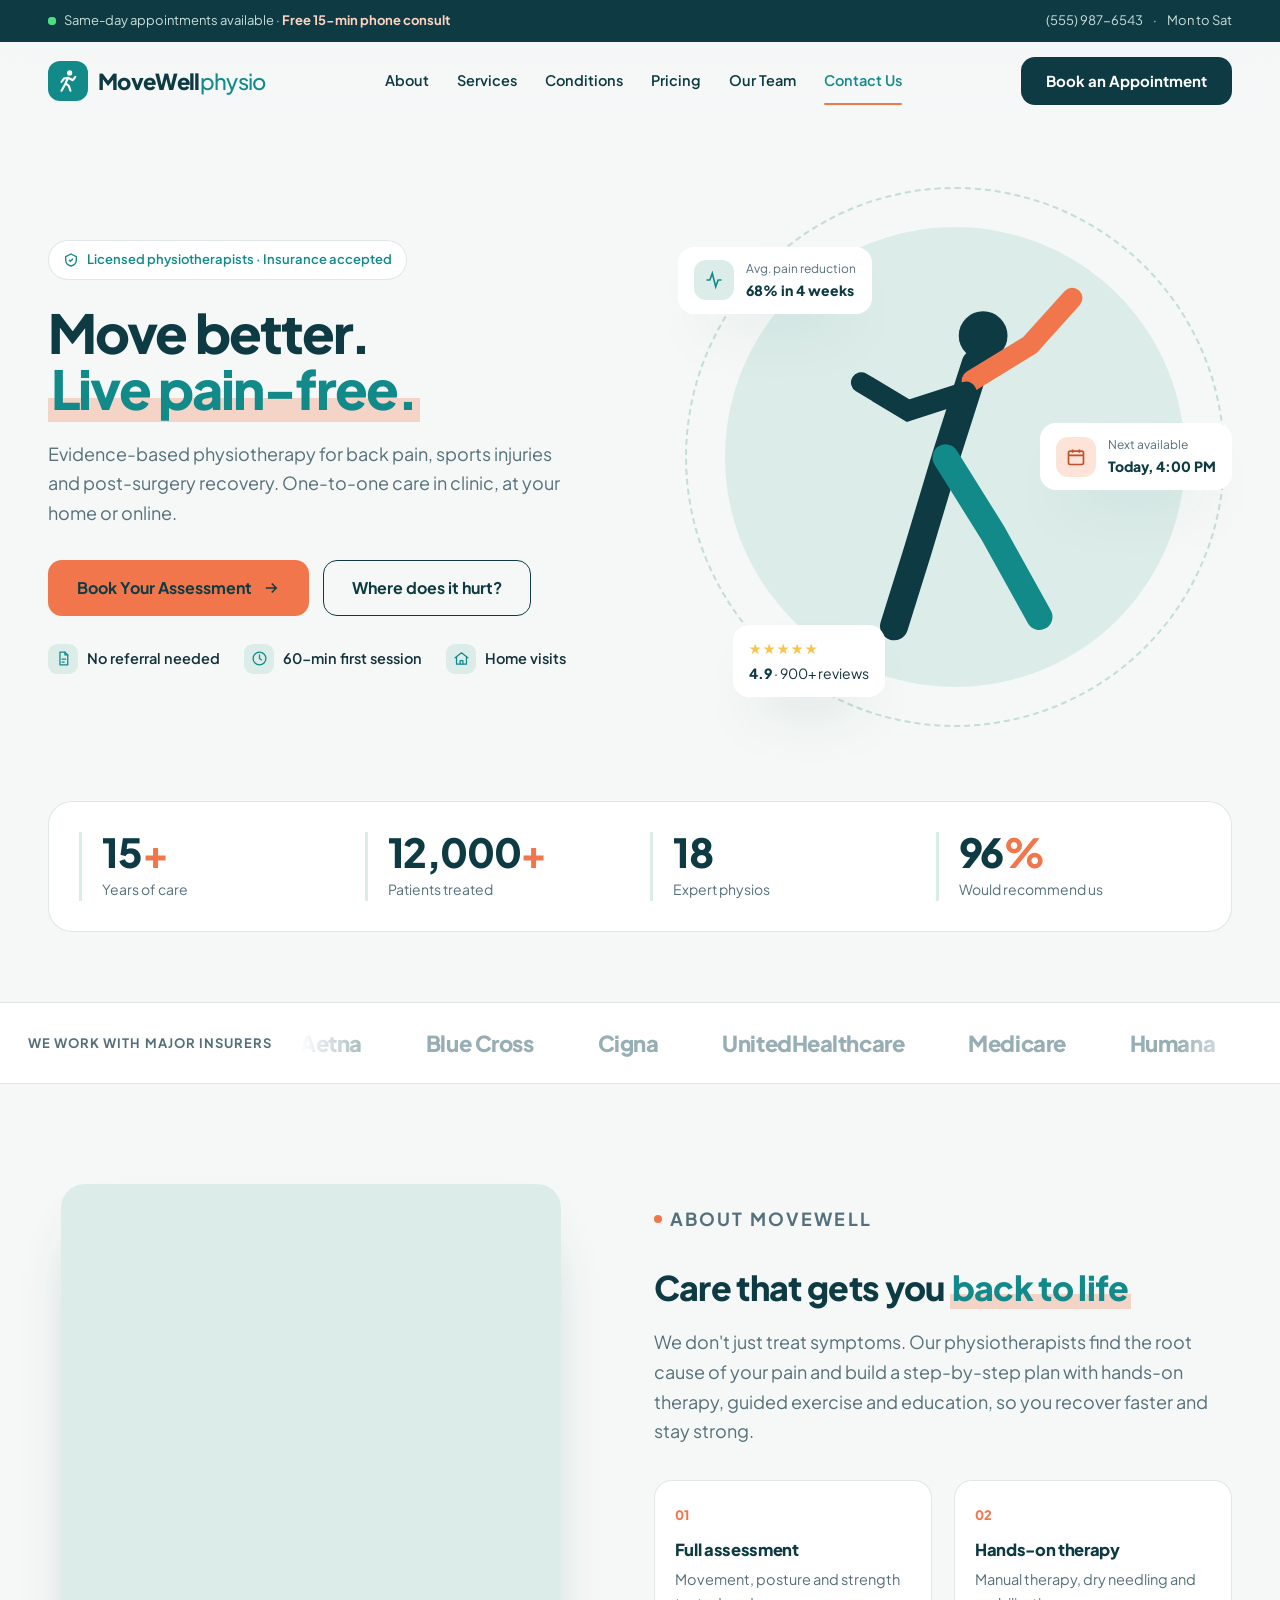
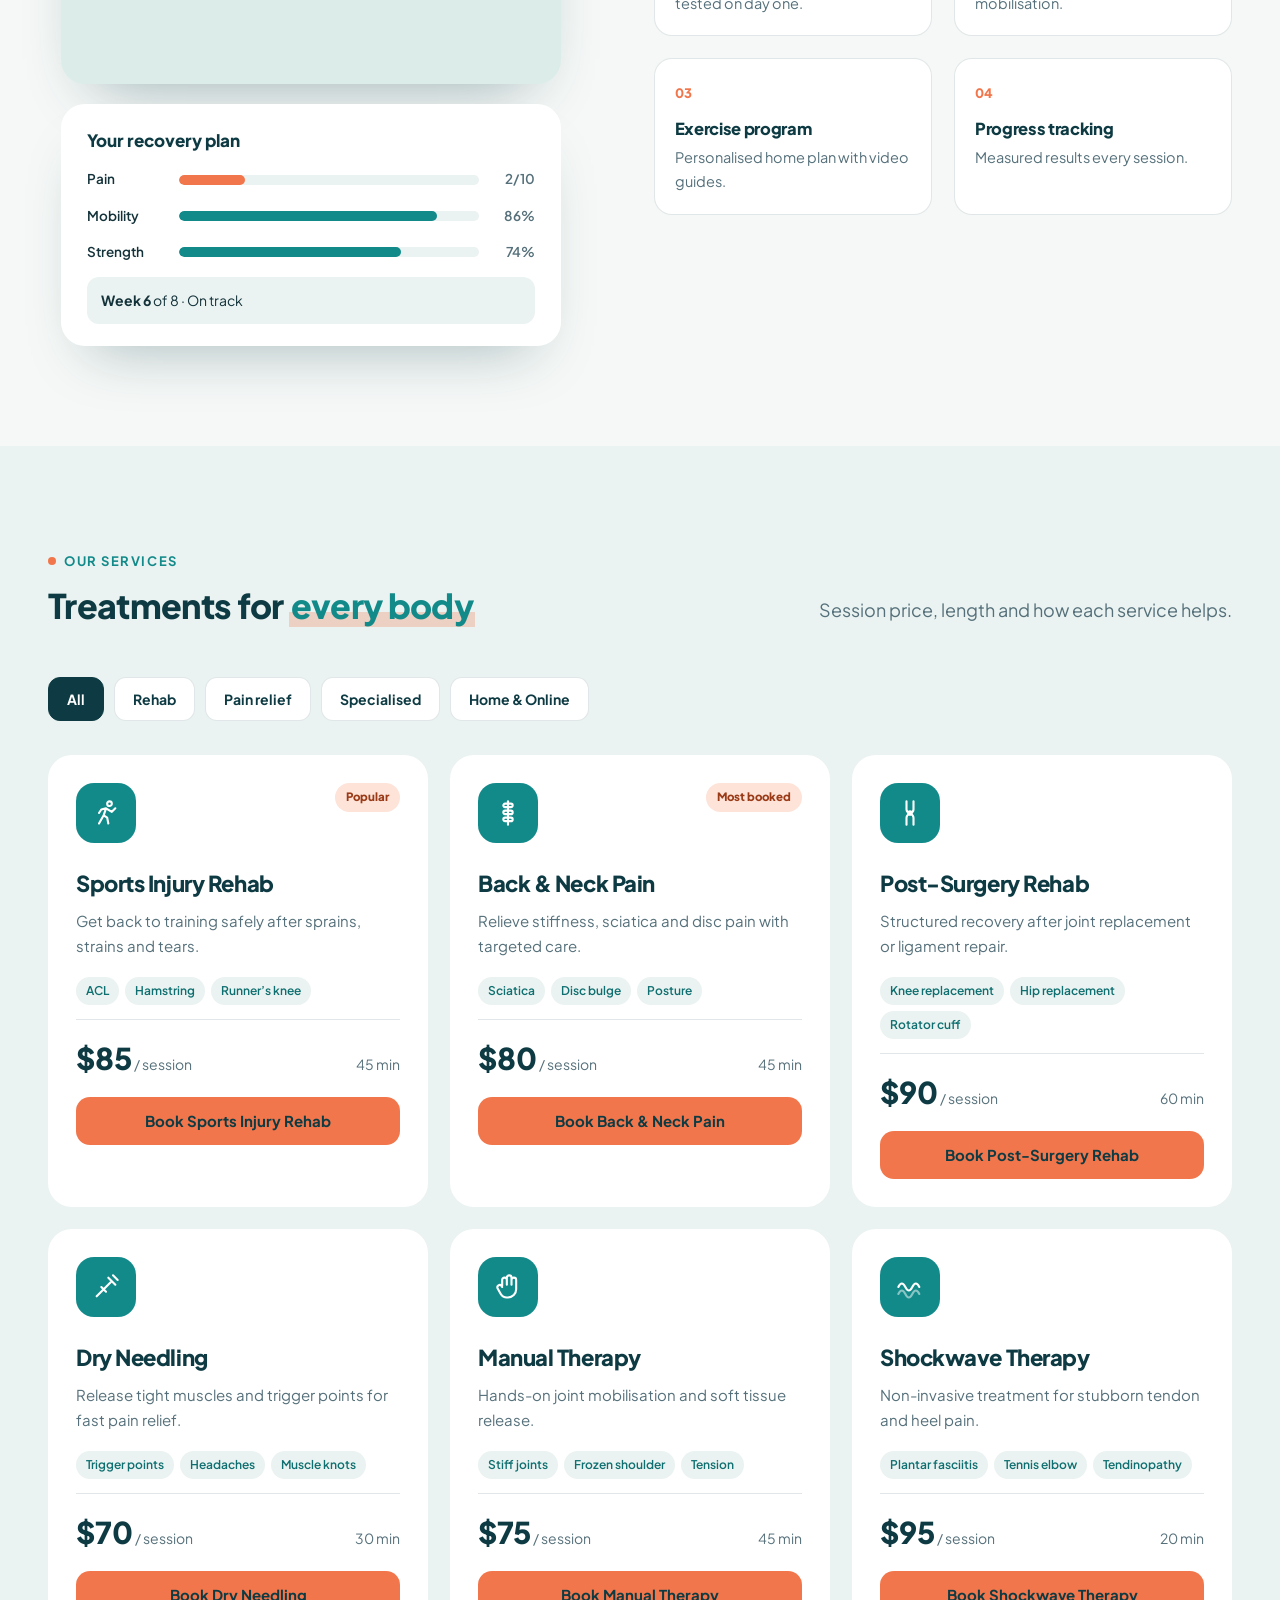
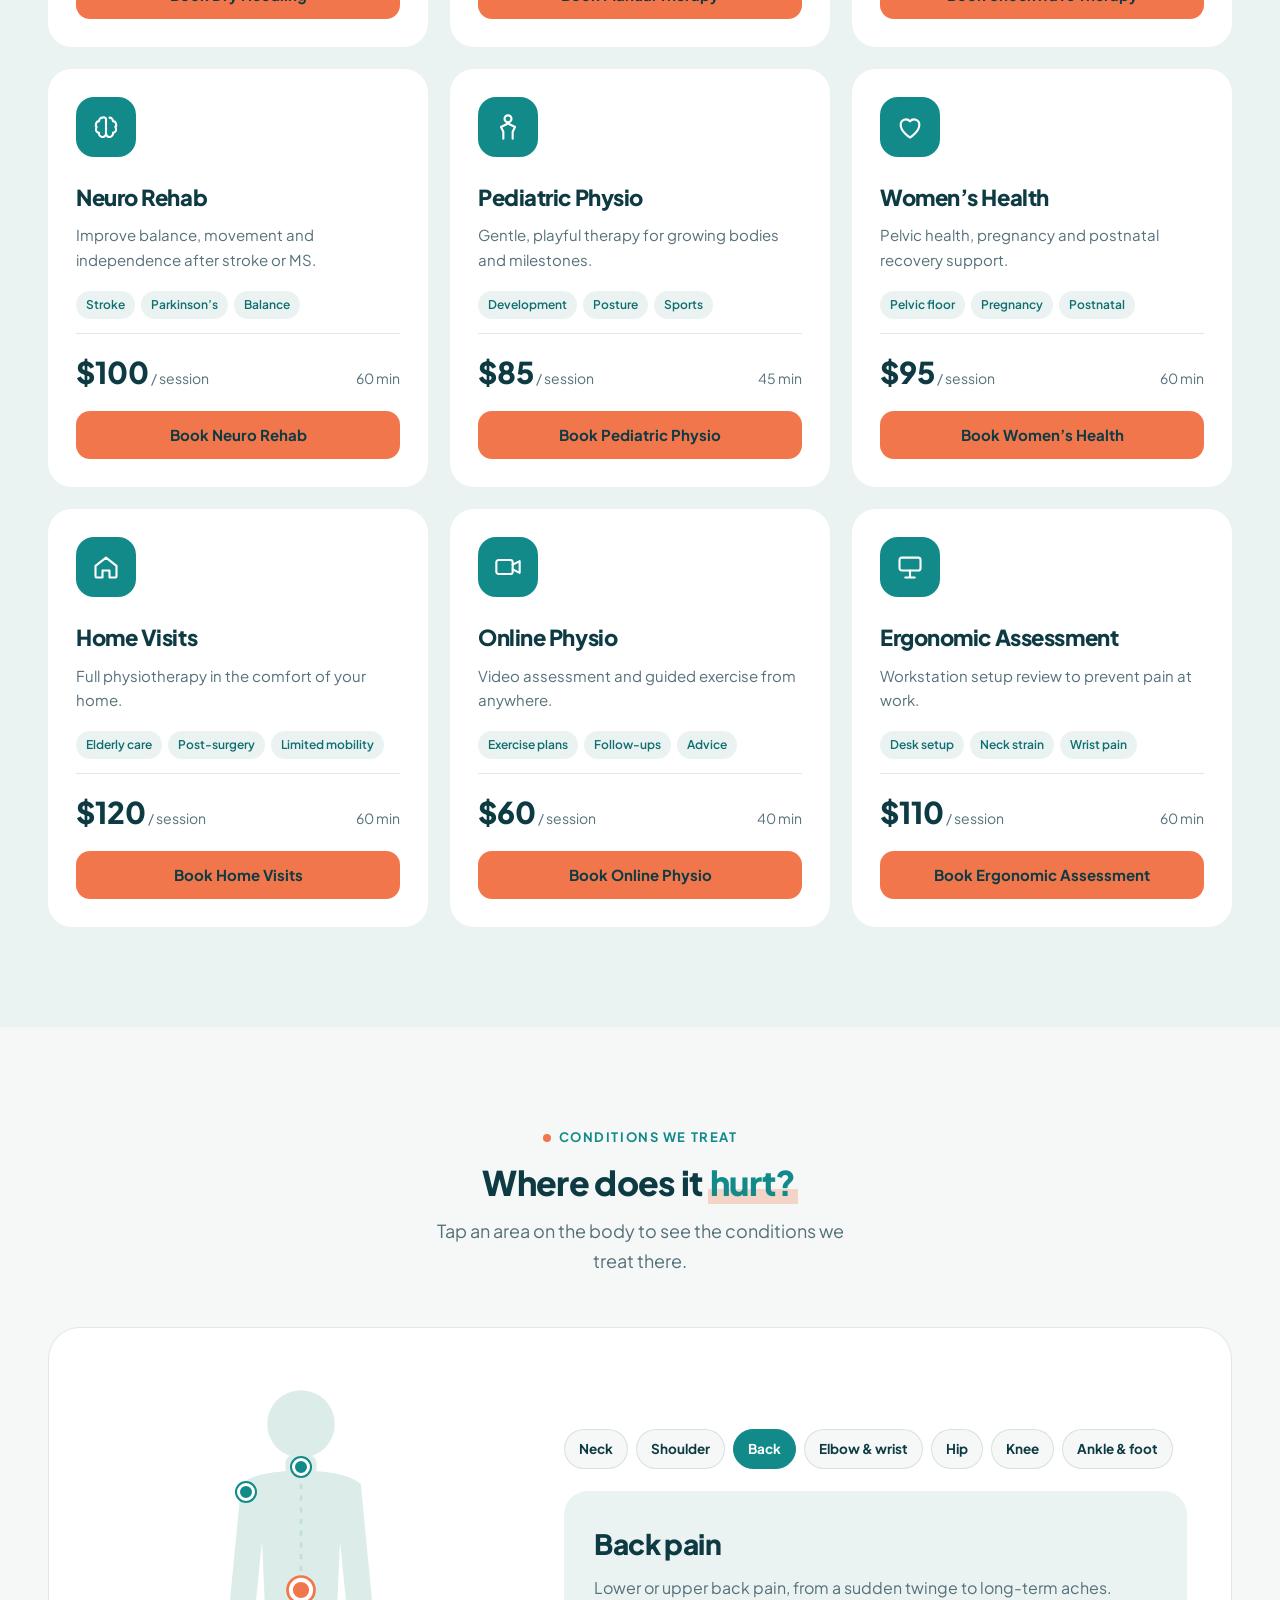
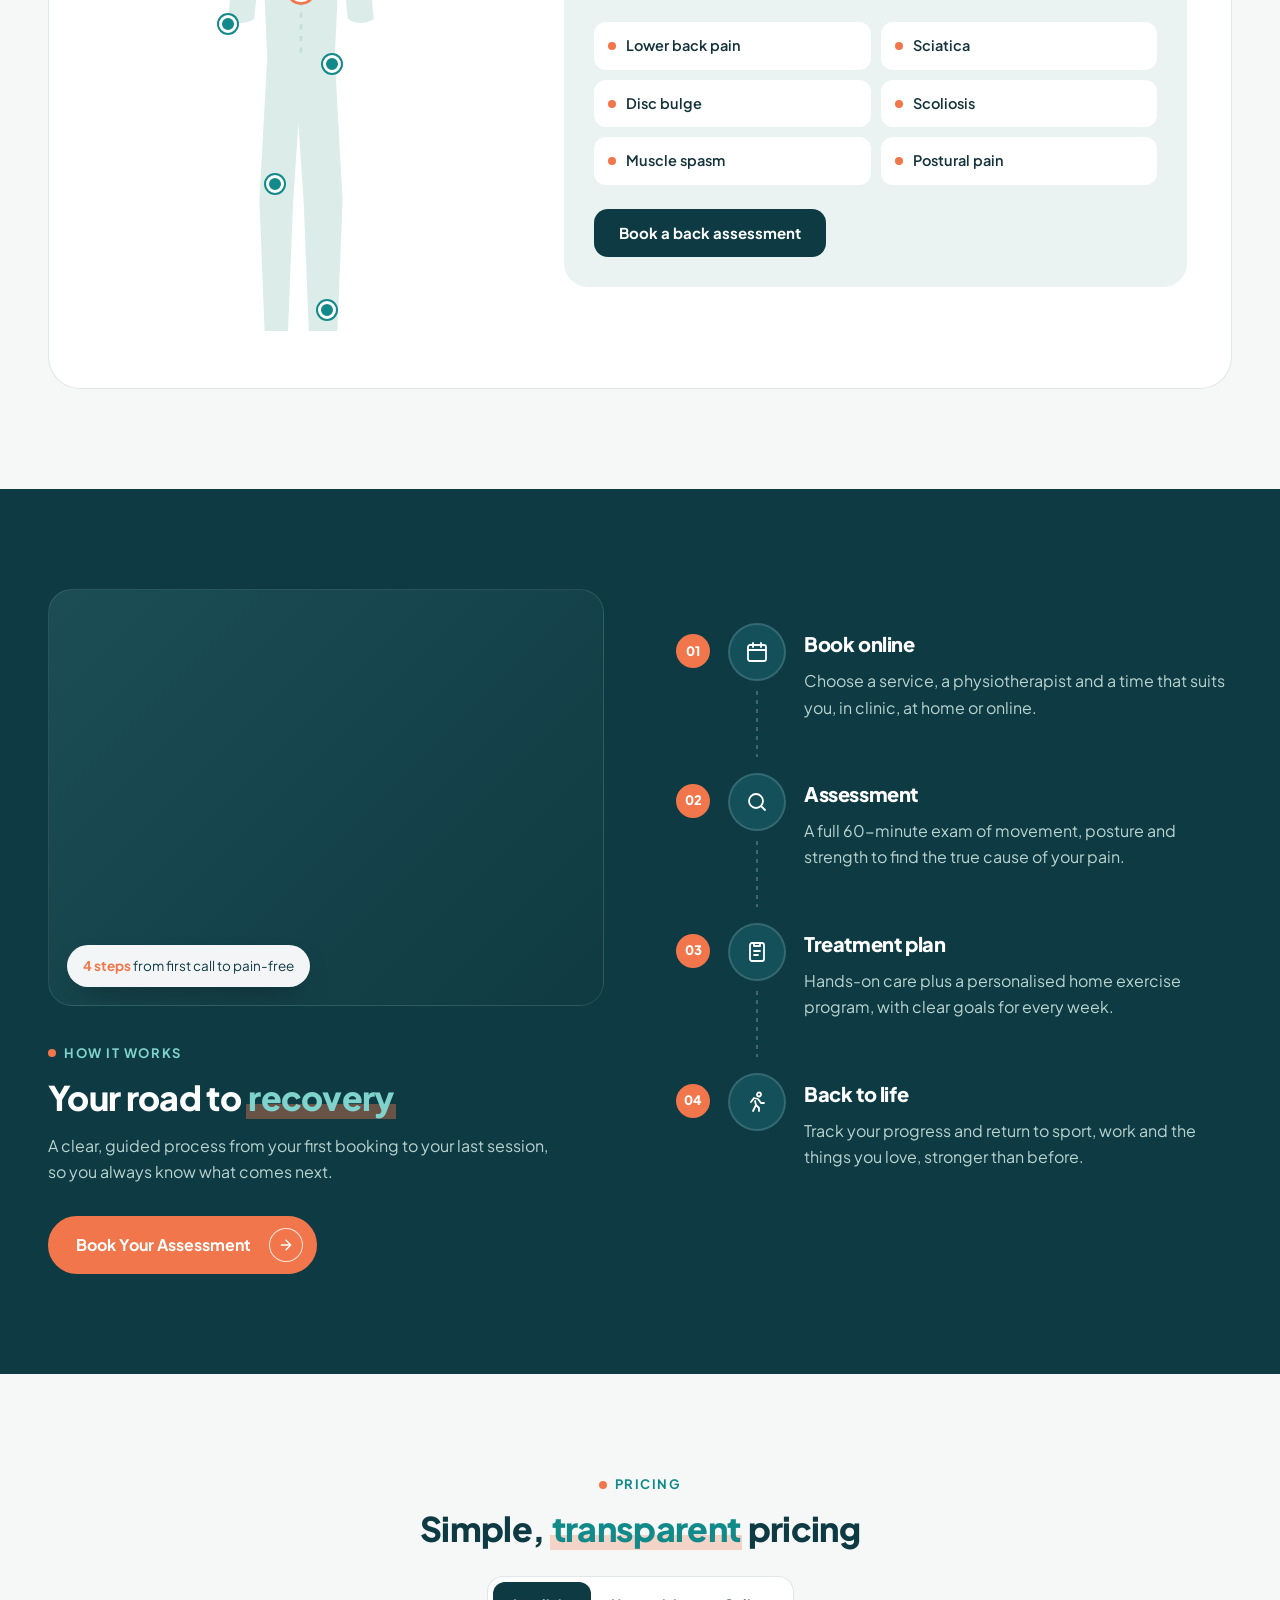
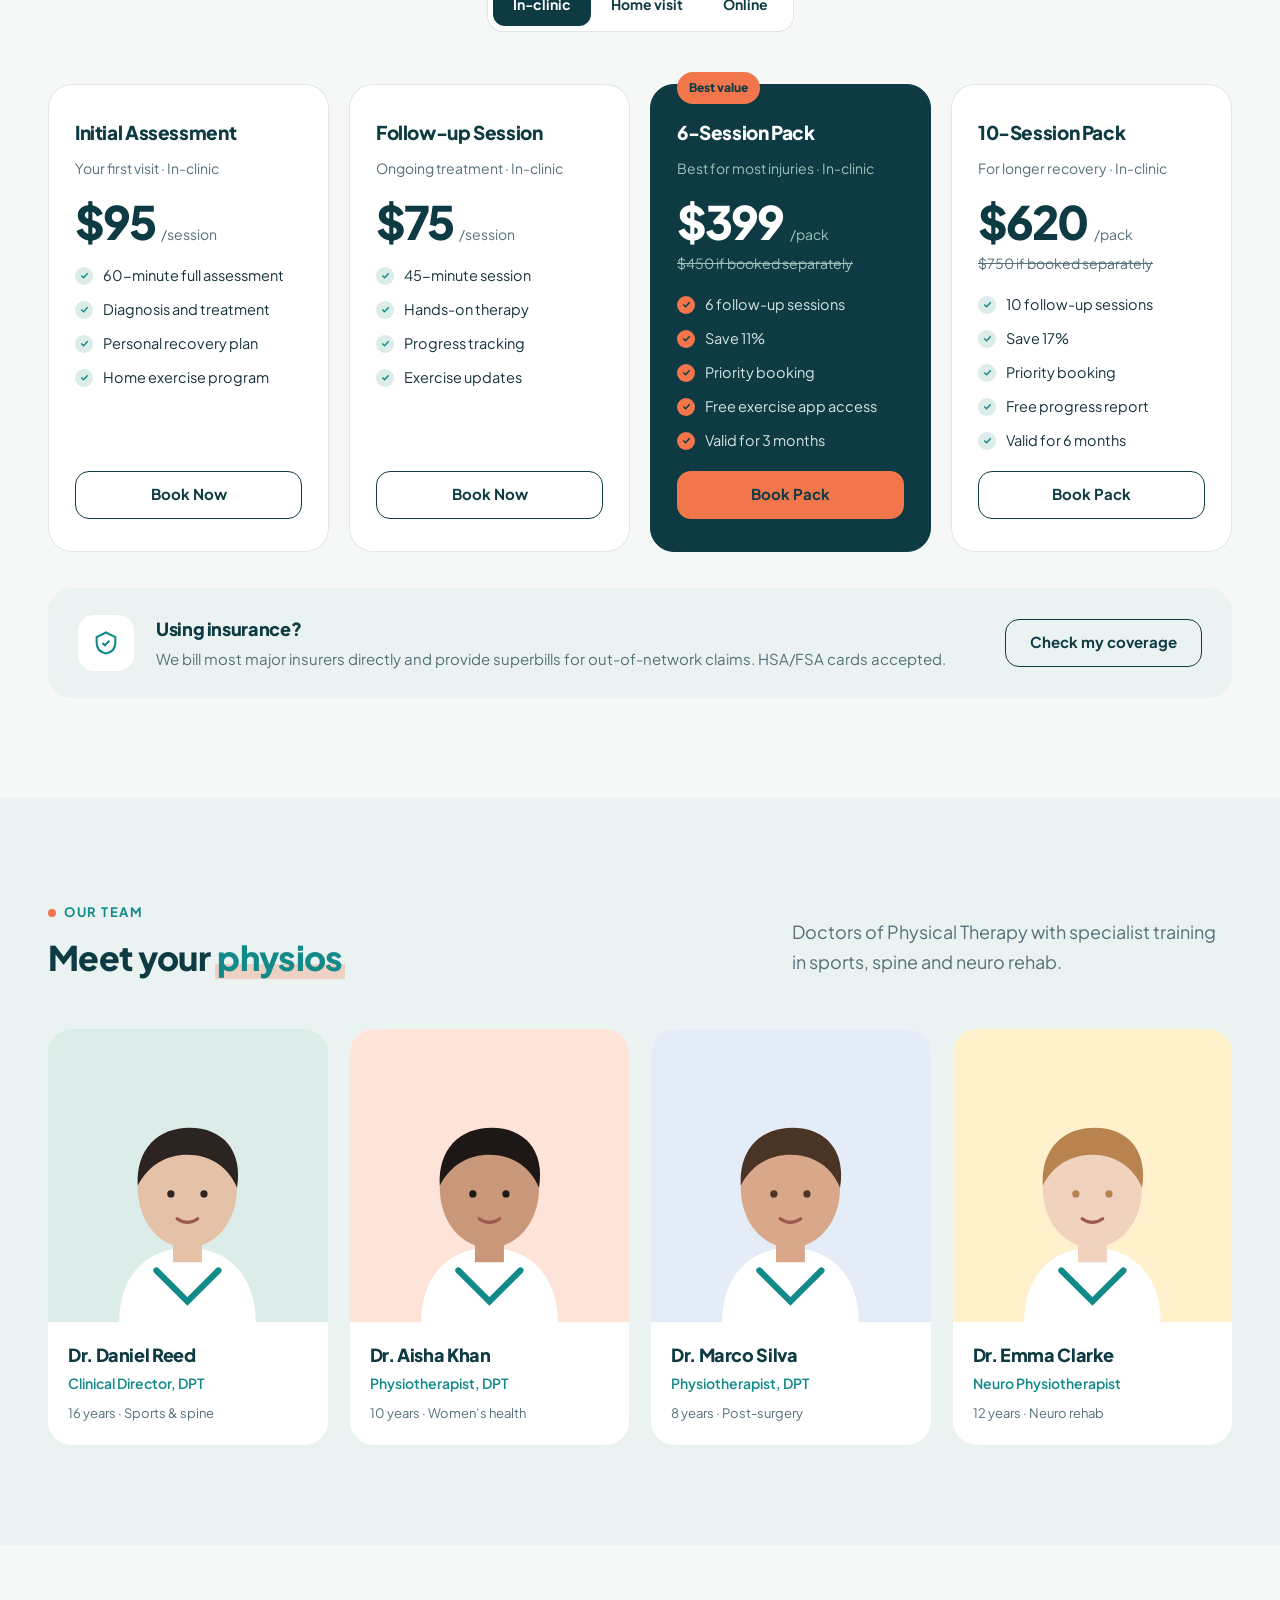
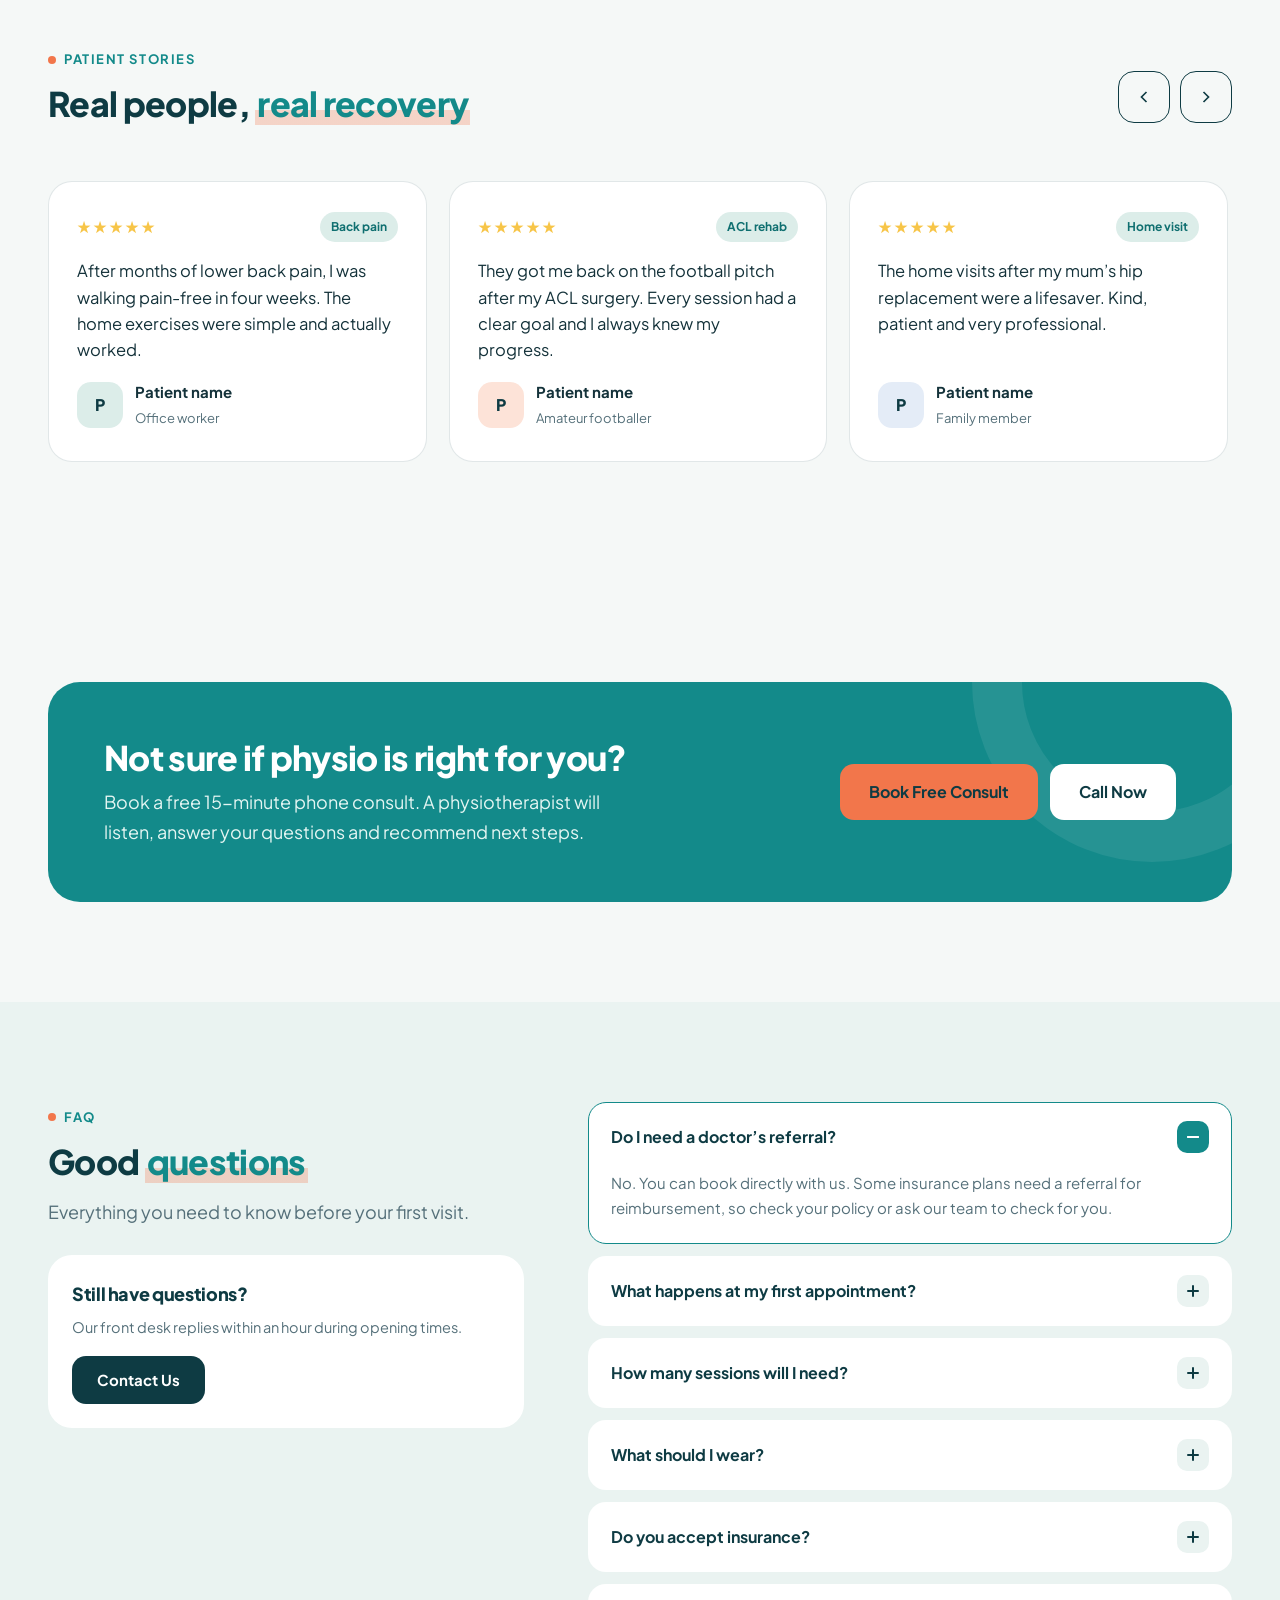
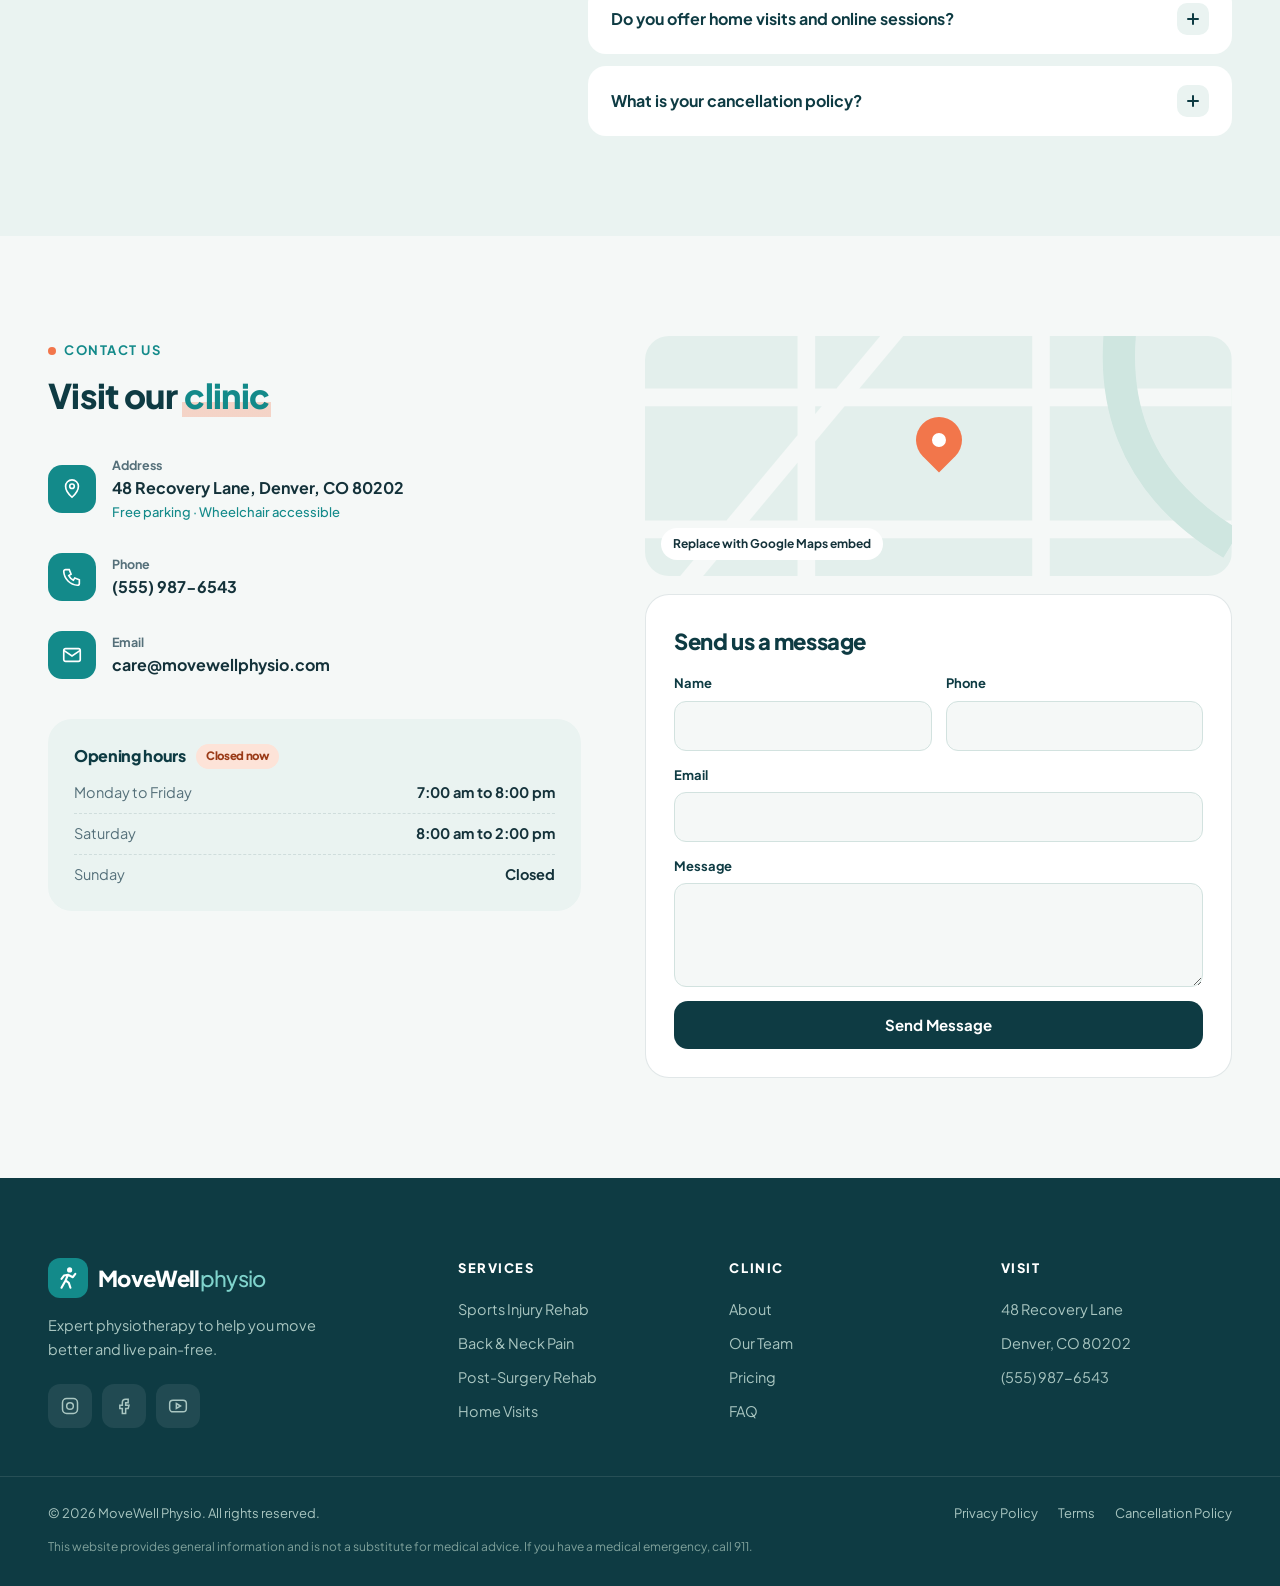
<file: physiotherapy/index.html>
<!doctype html>
<html lang="en">
<head>
<meta charset="utf-8">
<meta name="viewport" content="width=device-width, initial-scale=1">
<title>MoveWell Physio | Physiotherapy &amp; Sports Rehab Clinic</title>
<meta name="description" content="Expert physiotherapy for back pain, sports injuries, post-surgery rehab and more. In-clinic, home visits and online sessions. Book your assessment today.">
<meta name="theme-color" content="#0E3B43">
<meta property="og:title" content="MoveWell Physio | Move better. Live pain-free.">
<meta property="og:description" content="Expert physiotherapy in-clinic, at home and online.">
<meta property="og:type" content="website">
<link rel="preconnect" href="https://fonts.googleapis.com">
<link rel="preconnect" href="https://fonts.gstatic.com" crossorigin>
<link href="https://fonts.googleapis.com/css2?family=Plus+Jakarta+Sans:wght@400;500;600;700;800&display=swap" rel="stylesheet">
<link rel="stylesheet" href="style.css?v=1119m">
<script type="application/ld+json">
{
  "@context": "https://schema.org",
  "@type": "MedicalClinic",
  "medicalSpecialty": "PhysicalTherapy",
  "name": "MoveWell Physio",
  "telephone": "+1-555-987-6543",
  "email": "care@movewellphysio.com",
  "address": {"@type": "PostalAddress","streetAddress": "48 Recovery Lane","addressLocality": "Denver","addressRegion": "CO","postalCode": "80202","addressCountry": "US"},
  "openingHours": ["Mo-Fr 07:00-20:00","Sa 08:00-14:00"],
  "priceRange": "$$"
}
</script>
</head>
<body>
<a href="#main" class="skip">Skip to content</a>

<!-- ===== TOP BAR ===== -->
<div class="topbar">
  <div class="container topbar__inner">
    <p><span class="pulse-dot" aria-hidden="true"></span> Same-day appointments<span class="tb-long"> available</span> · <strong>Free 15-min<span class="tb-long"> phone</span> consult</strong></p>
    <div class="topbar__links"><a href="tel:+15559876543">(555) 987-6543</a><span aria-hidden="true">·</span><span>Mon to Sat</span></div>
  </div>
</div>

<!-- ===== NAVBAR ===== -->
<header class="nav" id="nav">
  <div class="container nav__inner">
    <a href="#top" class="logo" aria-label="MoveWell Physio home">
      <span class="logo__mark" aria-hidden="true"><svg viewBox="0 0 32 32"><circle cx="18" cy="6" r="3.2" fill="currentColor"/><path d="M8 28l5-9 4 3 2 6M13 19l3-7 6 3 3-4M16 12l-5 1-3 4" fill="none" stroke="currentColor" stroke-width="2.6" stroke-linecap="round" stroke-linejoin="round"/></svg></span>
      <span>MoveWell<b>physio</b></span>
    </a>
    <nav class="menu" id="menu" aria-label="Main">
      <a href="#about">About</a>
      <a href="#services">Services</a>
      <a href="#conditions">Conditions</a>
      <a href="#pricing">Pricing</a>
      <a href="#team">Our Team</a>
      <a href="#contact">Contact Us</a>
      <div class="menu__foot">
        <button type="button" class="btn btn--coral btn--block" data-book>Book an Appointment</button>
        <a href="tel:+15559876543" class="btn btn--line btn--block">Call (555) 987-6543</a>
      </div>
    </nav>
    <div class="nav__right">
      <button type="button" class="btn btn--dark nav__cta" data-book>Book an Appointment</button>
      <button type="button" class="burger" id="burger" aria-label="Open menu" aria-expanded="false" aria-controls="menu"><span></span><span></span><span></span></button>
    </div>
  </div>
</header>

<main id="main">

<!-- ===== HERO ===== -->
<section class="hero" id="top">
  <div class="container hero__grid">
    <div class="hero__copy">
      <p class="chip fade d1"><svg width="16" height="16" viewBox="0 0 24 24" fill="none" stroke="currentColor" stroke-width="2" aria-hidden="true"><path d="M12 3l8 4v5c0 5-3.5 8-8 9-4.5-1-8-4-8-9V7l8-4Z"/><path d="M9 12l2 2 4-4"/></svg> Licensed physiotherapists · Insurance accepted</p>
      <h1 class="fade d2">Move better.<br><span class="hl">Live pain-free.</span></h1>
      <p class="lead fade d3">Evidence-based physiotherapy for back pain, sports injuries and post-surgery recovery. One-to-one care in clinic, at your home or online.</p>
      <div class="hero__btns fade d4">
        <button type="button" class="btn btn--coral btn--lg" data-book>Book Your Assessment
          <svg width="18" height="18" viewBox="0 0 24 24" fill="none" stroke="currentColor" stroke-width="2" aria-hidden="true"><path d="M5 12h14M13 6l6 6-6 6"/></svg>
        </button>
        <a href="#conditions" class="btn btn--line btn--lg">Where does it hurt?</a>
      </div>
      <ul class="hero__ticks fade d4 tk-list">
        <li><span class="tk" aria-hidden="true"><svg viewBox="0 0 24 24" fill="none" stroke="currentColor" stroke-width="1.8" stroke-linecap="round" stroke-linejoin="round"><path d="M7 3h7l4 4v14H7z"/><path d="M14 3v4h4"/><path d="M10 13h5M10 17h3"/></svg></span>No referral needed</li><li><span class="tk" aria-hidden="true"><svg viewBox="0 0 24 24" fill="none" stroke="currentColor" stroke-width="1.8" stroke-linecap="round" stroke-linejoin="round"><circle cx="12" cy="12" r="9"/><path d="M12 7v5l3 2"/></svg></span>60-min first session</li><li><span class="tk" aria-hidden="true"><svg viewBox="0 0 24 24" fill="none" stroke="currentColor" stroke-width="1.8" stroke-linecap="round" stroke-linejoin="round"><path d="M3 11l9-7 9 7"/><path d="M5 10v10h14V10"/><path d="M10 20v-5h4v5"/></svg></span>Home visits</li>
      </ul>
    </div>

    <div class="hero__art fade d3" aria-hidden="true">
      <div class="hero__circle"></div>
      <div class="hero__ring spin"></div>
      <svg class="hero__figure" viewBox="0 0 320 400">
        <!-- stylised stretching figure -->
        <circle cx="190" cy="70" r="26" fill="#0E3B43"/>
        <path d="M182 100 L150 200 L120 300 L95 380" stroke="#0E3B43" stroke-width="30" stroke-linecap="round" fill="none"/>
        <path d="M150 200 L200 280 L250 370" stroke="#138A8A" stroke-width="28" stroke-linecap="round" fill="none"/>
        <path d="M178 118 L240 80 L285 30" stroke="#F2764B" stroke-width="22" stroke-linecap="round" fill="none" class="arm"/>
        <path d="M172 130 L110 150 L60 120" stroke="#0E3B43" stroke-width="22" stroke-linecap="round" fill="none"/>
      </svg>
      <img class="photo hero__photo" src="https://images.unsplash.com/photo-1649751361457-01d3a696c7e6?auto=format&fit=crop&q=80&w=900" alt="Physiotherapist examining a patient's leg" loading="lazy" decoding="async" onerror="this.remove()">
      <div class="hcard hcard--a floatA">
        <span class="hcard__ic"><svg width="20" height="20" viewBox="0 0 24 24" fill="none" stroke="currentColor" stroke-width="2"><path d="M3 12h4l3-8 4 16 3-8h4"/></svg></span>
        <span><small>Avg. pain reduction</small><strong>68% in 4 weeks</strong></span>
      </div>
      <div class="hcard hcard--b floatB">
        <span class="hcard__ic hcard__ic--coral"><svg width="20" height="20" viewBox="0 0 24 24" fill="none" stroke="currentColor" stroke-width="2"><rect x="3" y="5" width="18" height="16" rx="2"/><path d="M3 10h18M8 3v4M16 3v4"/></svg></span>
        <span><small>Next available</small><strong>Today, 4:00 PM</strong></span>
      </div>
      <div class="hcard hcard--c floatA">
        <span class="stars">★★★★★</span><span><strong>4.9</strong> · 900+ reviews</span>
      </div>
    </div>
  </div>

  <div class="container">
    <ul class="stats reveal">
      <li><strong data-count="15">0</strong><b>+</b><span>Years of care</span></li>
      <li><strong data-count="12000">0</strong><b>+</b><span>Patients treated</span></li>
      <li><strong data-count="18">0</strong><span>Expert physios</span></li>
      <li><strong data-count="96">0</strong><b>%</b><span>Would recommend us</span></li>
    </ul>
  </div>
</section>

<!-- ===== INSURANCE STRIP ===== -->
<div class="insure" aria-label="Insurance partners">
  <p>We work with major insurers</p>
  <div class="insure__mask"><div class="insure__track">
    <span>Aetna</span><span>Blue Cross</span><span>Cigna</span><span>UnitedHealthcare</span><span>Medicare</span><span>Humana</span><span>Kaiser</span>
    <span aria-hidden="true">Aetna</span><span aria-hidden="true">Blue Cross</span><span aria-hidden="true">Cigna</span><span aria-hidden="true">UnitedHealthcare</span><span aria-hidden="true">Medicare</span><span aria-hidden="true">Humana</span><span aria-hidden="true">Kaiser</span>
  </div></div>
</div>

<!-- ===== ABOUT ===== -->
<section class="section container about" id="about">
  <div class="ab-media reveal">
    <div class="ab-frame">
      <img class="ab-photo" src="https://images.unsplash.com/photo-1768507423533-b87b62769758?auto=format&fit=crop&q=80&w=1000" alt="Physiotherapist treating a patient's upper back and neck" loading="lazy" decoding="async" onerror="this.remove()">
    </div>
    <div class="ab-panel">
      <p class="about__panel-t">Your recovery plan</p>
      <div class="bar"><span>Pain</span><i style="--w:22%"></i><em>2/10</em></div>
      <div class="bar"><span>Mobility</span><i style="--w:86%"></i><em>86%</em></div>
      <div class="bar"><span>Strength</span><i style="--w:74%"></i><em>74%</em></div>
      <div class="about__week"><b>Week 6</b> of 8 · On track</div>
    </div>
  </div>
  <div class="about__copy reveal">
    <p class="eyebrow">About MoveWell</p>
    <h2>Care that gets you <span class="hl">back to life</span></h2>
    <p>We don't just treat symptoms. Our physiotherapists find the root cause of your pain and build a step-by-step plan with hands-on therapy, guided exercise and education, so you recover faster and stay strong.</p>
    <div class="about__grid">
      <div><span class="ic">01</span><h3>Full assessment</h3><p>Movement, posture and strength tested on day one.</p></div>
      <div><span class="ic">02</span><h3>Hands-on therapy</h3><p>Manual therapy, dry needling and mobilisation.</p></div>
      <div><span class="ic">03</span><h3>Exercise program</h3><p>Personalised home plan with video guides.</p></div>
      <div><span class="ic">04</span><h3>Progress tracking</h3><p>Measured results every session.</p></div>
    </div>
  </div>
</section>

<!-- ===== SERVICES ===== -->
<section class="section section--tint" id="services">
  <div class="container">
    <div class="head head--split reveal">
      <div><p class="eyebrow">Our services</p><h2>Treatments for <span class="hl">every body</span></h2></div>
      <p class="sub">Session price, length and how each service helps.</p>
    </div>
    <div class="tabs reveal" role="tablist" aria-label="Filter services" id="tabs">
      <button type="button" role="tab" aria-selected="true" data-filter="all">All</button>
      <button type="button" role="tab" aria-selected="false" data-filter="rehab">Rehab</button>
      <button type="button" role="tab" aria-selected="false" data-filter="pain">Pain relief</button>
      <button type="button" role="tab" aria-selected="false" data-filter="special">Specialised</button>
      <button type="button" role="tab" aria-selected="false" data-filter="remote">Home &amp; Online</button>
    </div>
    <div class="sgrid" id="sgrid"></div>
  </div>
</section>

<!-- ===== CONDITIONS / BODY MAP ===== -->
<section class="section container" id="conditions">
  <div class="head center reveal">
    <p class="eyebrow">Conditions we treat</p>
    <h2>Where does it <span class="hl">hurt?</span></h2>
    <p class="sub">Tap an area on the body to see the conditions we treat there.</p>
  </div>
  <div class="bodymap reveal">
    <div class="body" id="body">
      <svg viewBox="0 0 200 440" class="body__svg" aria-hidden="true">
        <circle cx="100" cy="40" r="26" fill="#DCEDE9"/>
        <rect x="88" y="64" width="24" height="16" rx="6" fill="#DCEDE9"/>
        <path d="M54 86c10-8 28-10 46-10s36 2 46 10l10 104c-6 4-14 4-20 0l-6-60-4 90H74l-4-90-6 60c-6 4-14 4-20 0Z" fill="#DCEDE9"/>
        <path d="M74 220h52l6 110-4 100h-22l-4-100-4-60-4 60-4 100H72l-4-100Z" fill="#DCEDE9"/>
        <path d="M100 86v134" stroke="#C3DDD7" stroke-width="2" stroke-dasharray="4 5"/>
      </svg>
      <!-- hotspots positioned in % of the body box -->
      <button type="button" class="spot" style="left:50%;top:16.5%" data-area="neck" aria-label="Neck"><span></span></button>
      <button type="button" class="spot" style="left:29%;top:21%" data-area="shoulder" aria-label="Shoulder"><span></span></button>
      <button type="button" class="spot" style="left:50%;top:38%" data-area="back" aria-label="Back"><span></span></button>
      <button type="button" class="spot" style="left:22%;top:44%" data-area="elbow" aria-label="Elbow and wrist"><span></span></button>
      <button type="button" class="spot" style="left:62%;top:51%" data-area="hip" aria-label="Hip"><span></span></button>
      <button type="button" class="spot" style="left:40%;top:72%" data-area="knee" aria-label="Knee"><span></span></button>
      <button type="button" class="spot" style="left:60%;top:94%" data-area="ankle" aria-label="Ankle and foot"><span></span></button>
    </div>
    <div class="area" id="area" aria-live="polite">
      <div class="area__chips" id="areaChips" role="tablist" aria-label="Body areas"></div>
      <div class="area__card" id="areaCard"></div>
    </div>
  </div>
</section>

<!-- ===== PROCESS ===== -->
<section class="section section--dark" id="process">
  <div class="container how">
    <div class="how__left reveal">
      <div class="how__img">
        <img class="photo" src="https://images.unsplash.com/photo-1612349317150-e413f6a5b16d?auto=format&fit=crop&q=80&w=900" alt="Physiotherapist guiding a patient through a rehab exercise" loading="lazy" decoding="async" onerror="this.remove()">
        <span class="how__badge"><b>4 steps</b> from first call to pain-free</span>
      </div>
      <p class="eyebrow eyebrow--light">How it works</p>
      <h2>Your road to <span class="hl hl--light">recovery</span></h2>
      <p class="how__lead">A clear, guided process from your first booking to your last session, so you always know what comes next.</p>
      <button type="button" class="how__btn" data-book>Book Your Assessment
        <svg viewBox="0 0 24 24" fill="none" aria-hidden="true"><path d="M7 17L17 7M17 7H7M17 7V17" stroke="currentColor" stroke-width="2" stroke-linecap="round" stroke-linejoin="round"/></svg>
      </button>
    </div>
    <ol class="how__steps" id="howSteps">
          <li class="hstep reveal" data-step="1">
            <span class="hstep__n">01</span>
            <span class="hstep__ic"><svg viewBox="0 0 24 24" fill="none" stroke="currentColor" stroke-width="1.8" stroke-linecap="round" stroke-linejoin="round" aria-hidden="true"><rect x="3" y="5" width="18" height="16" rx="2"/><path d="M3 10h18M8 3v4M16 3v4"/></svg></span>
            <div class="hstep__body"><h3>Book online</h3><p>Choose a service, a physiotherapist and a time that suits you, in clinic, at home or online.</p></div>
          </li>
          <li class="hstep reveal" data-step="2">
            <span class="hstep__n">02</span>
            <span class="hstep__ic"><svg viewBox="0 0 24 24" fill="none" stroke="currentColor" stroke-width="1.8" stroke-linecap="round" stroke-linejoin="round" aria-hidden="true"><circle cx="11" cy="11" r="7"/><path d="M20 20l-3.5-3.5"/></svg></span>
            <div class="hstep__body"><h3>Assessment</h3><p>A full 60-minute exam of movement, posture and strength to find the true cause of your pain.</p></div>
          </li>
          <li class="hstep reveal" data-step="3">
            <span class="hstep__n">03</span>
            <span class="hstep__ic"><svg viewBox="0 0 24 24" fill="none" stroke="currentColor" stroke-width="1.8" stroke-linecap="round" stroke-linejoin="round" aria-hidden="true"><rect x="5" y="3" width="14" height="18" rx="2"/><path d="M9 3v3h6V3M9 11h6M9 15h4"/></svg></span>
            <div class="hstep__body"><h3>Treatment plan</h3><p>Hands-on care plus a personalised home exercise program, with clear goals for every week.</p></div>
          </li>
          <li class="hstep reveal" data-step="4">
            <span class="hstep__n">04</span>
            <span class="hstep__ic"><svg viewBox="0 0 24 24" fill="none" stroke="currentColor" stroke-width="1.8" stroke-linecap="round" stroke-linejoin="round" aria-hidden="true"><circle cx="14" cy="4.5" r="2"/><path d="M8 21l3-6 3 3v3M6 12l3-4 4 1 3 4h3M11 15l-1-4"/></svg></span>
            <div class="hstep__body"><h3>Back to life</h3><p>Track your progress and return to sport, work and the things you love, stronger than before.</p></div>
          </li>
    </ol>
  </div>
</section>

<!-- ===== PRICING ===== -->
<section class="section container" id="pricing">
  <div class="head center reveal">
    <p class="eyebrow">Pricing</p>
    <h2>Simple, <span class="hl">transparent</span> pricing</h2>
    <div class="toggle" role="group" aria-label="Session location">
      <button type="button" class="active" data-loc="clinic" aria-pressed="true">In-clinic</button>
      <button type="button" data-loc="home" aria-pressed="false">Home visit</button>
      <button type="button" data-loc="online" aria-pressed="false">Online</button>
    </div>
  </div>
  <div class="plans" id="plans"></div>
  <div class="insurance reveal">
    <div class="insurance__ic"><svg viewBox="0 0 24 24" fill="none" stroke="currentColor" stroke-width="1.8" aria-hidden="true"><path d="M12 3l8 4v5c0 5-3.5 8-8 9-4.5-1-8-4-8-9V7l8-4Z"/><path d="M9 12l2 2 4-4"/></svg></div>
    <div><h3>Using insurance?</h3><p>We bill most major insurers directly and provide superbills for out-of-network claims. HSA/FSA cards accepted.</p></div>
    <button type="button" class="btn btn--line" id="checkCover">Check my coverage</button>
  </div>
</section>

<!-- ===== TEAM ===== -->
<section class="section section--tint" id="team">
  <div class="container">
    <div class="head head--split reveal">
      <div><p class="eyebrow">Our team</p><h2>Meet your <span class="hl">physios</span></h2></div>
      <p class="sub">Doctors of Physical Therapy with specialist training in sports, spine and neuro rehab.</p>
    </div>
    <div class="team" id="teamGrid"></div>
  </div>
</section>

<!-- ===== TESTIMONIALS ===== -->
<!-- NOTE: sample reviews for layout. Replace with real, verified patient reviews before launch. -->
<section class="section container" id="reviews">
  <div class="head head--split reveal">
    <div><p class="eyebrow">Patient stories</p><h2>Real people, <span class="hl">real recovery</span></h2></div>
    <div class="slider__ctrl">
      <button type="button" class="round-btn" id="prev" aria-label="Previous reviews"><svg width="20" height="20" viewBox="0 0 24 24" fill="none" stroke="currentColor" stroke-width="2" aria-hidden="true"><path d="M15 6l-6 6 6 6"/></svg></button>
      <button type="button" class="round-btn" id="next" aria-label="Next reviews"><svg width="20" height="20" viewBox="0 0 24 24" fill="none" stroke="currentColor" stroke-width="2" aria-hidden="true"><path d="M9 6l6 6-6 6"/></svg></button>
    </div>
  </div>
  <div class="reviews reveal" id="reviewsTrack" tabindex="0" aria-label="Patient reviews, scroll horizontally"></div>
</section>

<!-- ===== CTA ===== -->
<section class="container cta-wrap">
  <div class="cta reveal">
    <img class="photo cta__bg" src="https://images.unsplash.com/photo-1772122028843-9139d23af4fb?auto=format&fit=crop&q=80&w=1400" alt="" loading="lazy" decoding="async" onerror="this.remove()">
    <div>
      <h2>Not sure if physio is right for you?</h2>
      <p>Book a free 15-minute phone consult. A physiotherapist will listen, answer your questions and recommend next steps.</p>
    </div>
    <div class="cta__btns">
      <button type="button" class="btn btn--coral btn--lg" data-book data-service="Free Phone Consult">Book Free Consult</button>
      <a href="tel:+15559876543" class="btn btn--white btn--lg">Call Now</a>
    </div>
  </div>
</section>

<!-- ===== FAQ ===== -->
<section class="section section--tint" id="faq">
  <div class="container faq">
    <div class="faq__intro reveal">
      <p class="eyebrow">FAQ</p>
      <h2>Good <span class="hl">questions</span></h2>
      <p class="sub">Everything you need to know before your first visit.</p>
      <div class="faq__img"><img src="https://images.unsplash.com/photo-1645005512968-0c1fe99f0093?auto=format&fit=crop&q=80&w=900" alt="Physiotherapist treating a patient's shoulder" loading="lazy" decoding="async" onerror="this.parentNode.remove()"></div>
      <div class="faq__help">
        <h3>Still have questions?</h3>
        <p>Our front desk replies within an hour during opening times.</p>
        <a href="#contact" class="btn btn--dark">Contact Us</a>
      </div>
    </div>
    <div class="faq__list reveal" id="faqList"></div>
  </div>
</section>

<!-- ===== CONTACT ===== -->
<section class="section container contact" id="contact">
  <div class="contact__info reveal">
    <p class="eyebrow">Contact us</p>
    <h2>Visit our <span class="hl">clinic</span></h2>
    <ul class="info">
      <li><span class="info__ic"><svg viewBox="0 0 24 24" fill="none" stroke="currentColor" stroke-width="1.8" aria-hidden="true"><path d="M12 21s-7-6.2-7-12a7 7 0 0 1 14 0c0 5.8-7 12-7 12Z"/><circle cx="12" cy="9" r="2.5"/></svg></span><span><small>Address</small>48 Recovery Lane, Denver, CO 80202<em>Free parking · Wheelchair accessible</em></span></li>
      <li><span class="info__ic"><svg viewBox="0 0 24 24" fill="none" stroke="currentColor" stroke-width="1.8" aria-hidden="true"><path d="M5 4h4l2 5-2.5 1.5a11 11 0 0 0 5 5L15 13l5 2v4a2 2 0 0 1-2 2A16 16 0 0 1 3 6a2 2 0 0 1 2-2Z"/></svg></span><span><small>Phone</small><a href="tel:+15559876543">(555) 987-6543</a></span></li>
      <li><span class="info__ic"><svg viewBox="0 0 24 24" fill="none" stroke="currentColor" stroke-width="1.8" aria-hidden="true"><rect x="3" y="5" width="18" height="14" rx="2"/><path d="M3 7l9 6 9-6"/></svg></span><span><small>Email</small><a href="mailto:care@movewellphysio.com">care@movewellphysio.com</a></span></li>
    </ul>
    <div class="hours">
      <h3>Opening hours <span class="open-now" id="openNow"></span></h3>
      <dl>
        <div><dt>Monday to Friday</dt><dd>7:00 am to 8:00 pm</dd></div>
        <div><dt>Saturday</dt><dd>8:00 am to 2:00 pm</dd></div>
        <div><dt>Sunday</dt><dd>Closed</dd></div>
      </dl>
    </div>
  </div>
  <div class="contact__side reveal">
    <div class="map" role="img" aria-label="Map placeholder">
      <svg viewBox="0 0 400 240" preserveAspectRatio="xMidYMid slice" aria-hidden="true"><rect width="400" height="240" fill="#E3EFEC"/><path d="M0 80H400M0 170H400M110 0V240M270 0V240M0 240L200 0" stroke="#F5F8F7" stroke-width="12" fill="none"/><path d="M330 0Q300 120 400 180" stroke="#CFE6E0" stroke-width="22" fill="none"/></svg>
      <span class="map__pin"></span>
      <span class="map__label">Replace with Google Maps embed</span>
    </div>
    <form class="form" id="contactForm" novalidate>
      <h3 class="full">Send us a message</h3>
      <label>Name<input type="text" name="name" required autocomplete="name"><span class="err">Please enter your name</span></label>
      <label>Phone<input type="tel" name="phone" autocomplete="tel"></label>
      <label class="full">Email<input type="email" name="email" required autocomplete="email"><span class="err">Please enter a valid email</span></label>
      <label class="full">Message<textarea name="message" rows="4" required></textarea><span class="err">Please add a short message</span></label>
      <button type="submit" class="btn btn--dark btn--block full">Send Message</button>
      <p class="form__ok full" hidden role="status">Thanks! We'll get back to you shortly.</p>
    </form>
  </div>
</section>

</main>

<!-- ===== FOOTER ===== -->
<footer class="footer">
  <div class="container footer__grid">
    <div class="footer__brand">
      <a href="#top" class="logo logo--light"><span class="logo__mark" aria-hidden="true"><svg viewBox="0 0 32 32"><circle cx="18" cy="6" r="3.2" fill="currentColor"/><path d="M8 28l5-9 4 3 2 6M13 19l3-7 6 3 3-4M16 12l-5 1-3 4" fill="none" stroke="currentColor" stroke-width="2.6" stroke-linecap="round" stroke-linejoin="round"/></svg></span><span>MoveWell<b>physio</b></span></a>
      <p>Expert physiotherapy to help you move better and live pain-free.</p>
      <div class="socials">
        <a href="#" aria-label="Instagram"><svg viewBox="0 0 24 24" fill="none" stroke="currentColor" stroke-width="1.8" aria-hidden="true"><rect x="3" y="3" width="18" height="18" rx="5"/><circle cx="12" cy="12" r="4"/></svg></a>
        <a href="#" aria-label="Facebook"><svg viewBox="0 0 24 24" fill="none" stroke="currentColor" stroke-width="1.8" aria-hidden="true"><path d="M14 8h3V4h-3a4 4 0 0 0-4 4v3H7v4h3v6h4v-6h3l1-4h-4V8Z"/></svg></a>
        <a href="#" aria-label="YouTube"><svg viewBox="0 0 24 24" fill="none" stroke="currentColor" stroke-width="1.8" aria-hidden="true"><rect x="2" y="5" width="20" height="14" rx="4"/><path d="M10 9l5 3-5 3Z"/></svg></a>
      </div>
    </div>
    <div><h3>Services</h3><ul><li><a href="#services">Sports Injury Rehab</a></li><li><a href="#services">Back &amp; Neck Pain</a></li><li><a href="#services">Post-Surgery Rehab</a></li><li><a href="#services">Home Visits</a></li></ul></div>
    <div><h3>Clinic</h3><ul><li><a href="#about">About</a></li><li><a href="#team">Our Team</a></li><li><a href="#pricing">Pricing</a></li><li><a href="#faq">FAQ</a></li></ul></div>
    <div><h3>Visit</h3><ul><li>48 Recovery Lane</li><li>Denver, CO 80202</li><li><a href="tel:+15559876543">(555) 987-6543</a></li></ul></div>
  </div>
  <div class="container footer__bottom">
    <p>© <span id="year">2026</span> MoveWell Physio. All rights reserved.</p>
    <p class="footer__legal"><a href="#">Privacy Policy</a><a href="#">Terms</a><a href="#">Cancellation Policy</a></p>
    <p class="footer__note">This website provides general information and is not a substitute for medical advice. If you have a medical emergency, call 911.</p>
  </div>
</footer>

<div class="sticky-bar" id="stickyBar">
  <a href="tel:+15559876543" class="btn btn--line">Call</a>
  <button type="button" class="btn btn--coral" data-book>Book Appointment</button>
</div>
<button type="button" class="to-top" id="toTop" aria-label="Back to top"><svg width="20" height="20" viewBox="0 0 24 24" fill="none" stroke="currentColor" stroke-width="2" aria-hidden="true"><path d="M6 15l6-6 6 6"/></svg></button>

<!-- ===== COVERAGE MODAL ===== -->
<div class="modal" id="coverModal" hidden>
  <div class="modal__overlay" data-close></div>
  <div class="modal__box modal__box--sm" role="dialog" aria-modal="true" aria-labelledby="coverTitle">
    <button type="button" class="modal__close" data-close aria-label="Close"><svg width="20" height="20" viewBox="0 0 24 24" fill="none" stroke="currentColor" stroke-width="2" aria-hidden="true"><path d="M6 6l12 12M18 6L6 18"/></svg></button>
    <div class="modal__pad">
      <p class="eyebrow">Insurance</p>
      <h2 id="coverTitle">Check your <span class="hl">coverage</span></h2>
      <form class="form form--plain" id="coverForm" novalidate>
        <label class="full">Insurance provider
          <select name="provider" required><option value="">Select provider</option><option>Aetna</option><option>Blue Cross</option><option>Cigna</option><option>UnitedHealthcare</option><option>Medicare</option><option>Humana</option><option>Kaiser</option><option>Other</option></select>
          <span class="err">Please choose a provider</span>
        </label>
        <label>Name<input type="text" name="name" required><span class="err">Required</span></label>
        <label>Phone<input type="tel" name="phone" required><span class="err">Required</span></label>
        <button type="submit" class="btn btn--dark btn--block full">Check Coverage</button>
        <p class="form__ok full" hidden role="status">Thanks! Our billing team will call you within one business day with your coverage details.</p>
      </form>
    </div>
  </div>
</div>

<!-- ===== BOOKING MODAL ===== -->
<div class="modal" id="bookModal" hidden>
  <div class="modal__overlay" data-close></div>
  <div class="modal__box" role="dialog" aria-modal="true" aria-labelledby="bookTitle">
    <button type="button" class="modal__close" data-close aria-label="Close booking"><svg width="20" height="20" viewBox="0 0 24 24" fill="none" stroke="currentColor" stroke-width="2" aria-hidden="true"><path d="M6 6l12 12M18 6L6 18"/></svg></button>
    <div class="modal__head">
      <p class="eyebrow">Book an appointment</p>
      <h2 id="bookTitle">Start your <span class="hl">recovery</span></h2>
      <div class="progress" aria-hidden="true"><i id="progressBar"></i></div>
      <ol class="steps" id="stepper" aria-label="Booking progress">
        <li class="active">Service</li><li>Date &amp; time</li><li>Details</li><li>Done</li>
      </ol>
    </div>
    <form id="bookForm" novalidate>
      <fieldset class="pane active" data-step="1">
        <legend class="label">What do you need help with?</legend>
        <div class="choose" id="chooseGrid"></div>
        <p class="label label--mt">Where would you like your session?</p>
        <div class="seg" id="locSeg">
          <label><input type="radio" name="location" value="In-clinic" checked><span>In-clinic</span></label>
          <label><input type="radio" name="location" value="Home visit"><span>Home visit</span></label>
          <label><input type="radio" name="location" value="Online"><span>Online</span></label>
        </div>
        <p class="step-err" id="err1" hidden>Please choose a service to continue.</p>
      </fieldset>

      <fieldset class="pane" data-step="2">
        <legend class="label">Preferred physiotherapist</legend>
        <div class="physio-pick" id="physioPick"></div>
        <p class="label label--mt">Choose a date</p>
        <div class="dates" id="dates"></div>
        <p class="label">Available times</p>
        <div class="times" id="times"></div>
        <p class="step-err" id="err2" hidden>Please pick a date and time.</p>
      </fieldset>

      <fieldset class="pane form form--plain" data-step="3">
        <legend class="sr">Your details</legend>
        <label>Full name<input type="text" name="name" required autocomplete="name"><span class="err">Required</span></label>
        <label>Phone<input type="tel" name="phone" required autocomplete="tel"><span class="err">Required</span></label>
        <label class="full">Email<input type="email" name="email" required autocomplete="email"><span class="err">Valid email required</span></label>
        <label class="full">Where is your pain?
          <select name="area"><option value="">Select area (optional)</option><option>Neck</option><option>Shoulder</option><option>Back</option><option>Elbow / wrist</option><option>Hip</option><option>Knee</option><option>Ankle / foot</option><option>Other</option></select>
        </label>
        <div class="full pain">
          <div class="pain__top"><span class="label">Current pain level</span><output id="painOut" for="painRange">4 / 10 · Moderate</output></div>
          <input type="range" min="0" max="10" value="4" name="pain" id="painRange" aria-label="Pain level from 0 to 10">
          <div class="pain__scale" aria-hidden="true"><span>No pain</span><span>Worst</span></div>
        </div>
        <label class="full">Anything we should know? (optional)<textarea name="notes" rows="3" placeholder="Injury date, surgery, how it affects you..."></textarea></label>
        <label class="check full"><input type="checkbox" name="insurance"> I'd like to use insurance for this visit</label>
        <label class="check full"><input type="checkbox" name="consent" required> I agree to the cancellation policy and to receive appointment reminders.<span class="err">Please accept to continue</span></label>
      </fieldset>

      <div class="pane done" data-step="4">
        <span class="done__ic"><svg width="34" height="34" viewBox="0 0 24 24" fill="none" stroke="currentColor" stroke-width="2.4" aria-hidden="true"><path d="M5 12l5 5 9-10"/></svg></span>
        <h3>Appointment confirmed!</h3>
        <dl class="summary" id="summary"></dl>
        <p class="muted">Please arrive 10 minutes early and wear comfortable clothing. A confirmation has been sent to your email and phone.</p>
      </div>

      <div class="modal__foot">
        <button type="button" class="btn btn--line" id="backBtn" hidden>Back</button>
        <p class="modal__sel" id="selText"></p>
        <button type="button" class="btn btn--dark" id="nextBtn">Continue</button>
      </div>
    </form>
  </div>
</div>

<div class="toast" id="toast" role="status" aria-live="polite"></div>
<script src="script.js?v=1119m"></script>
</body>
</html>
</file>
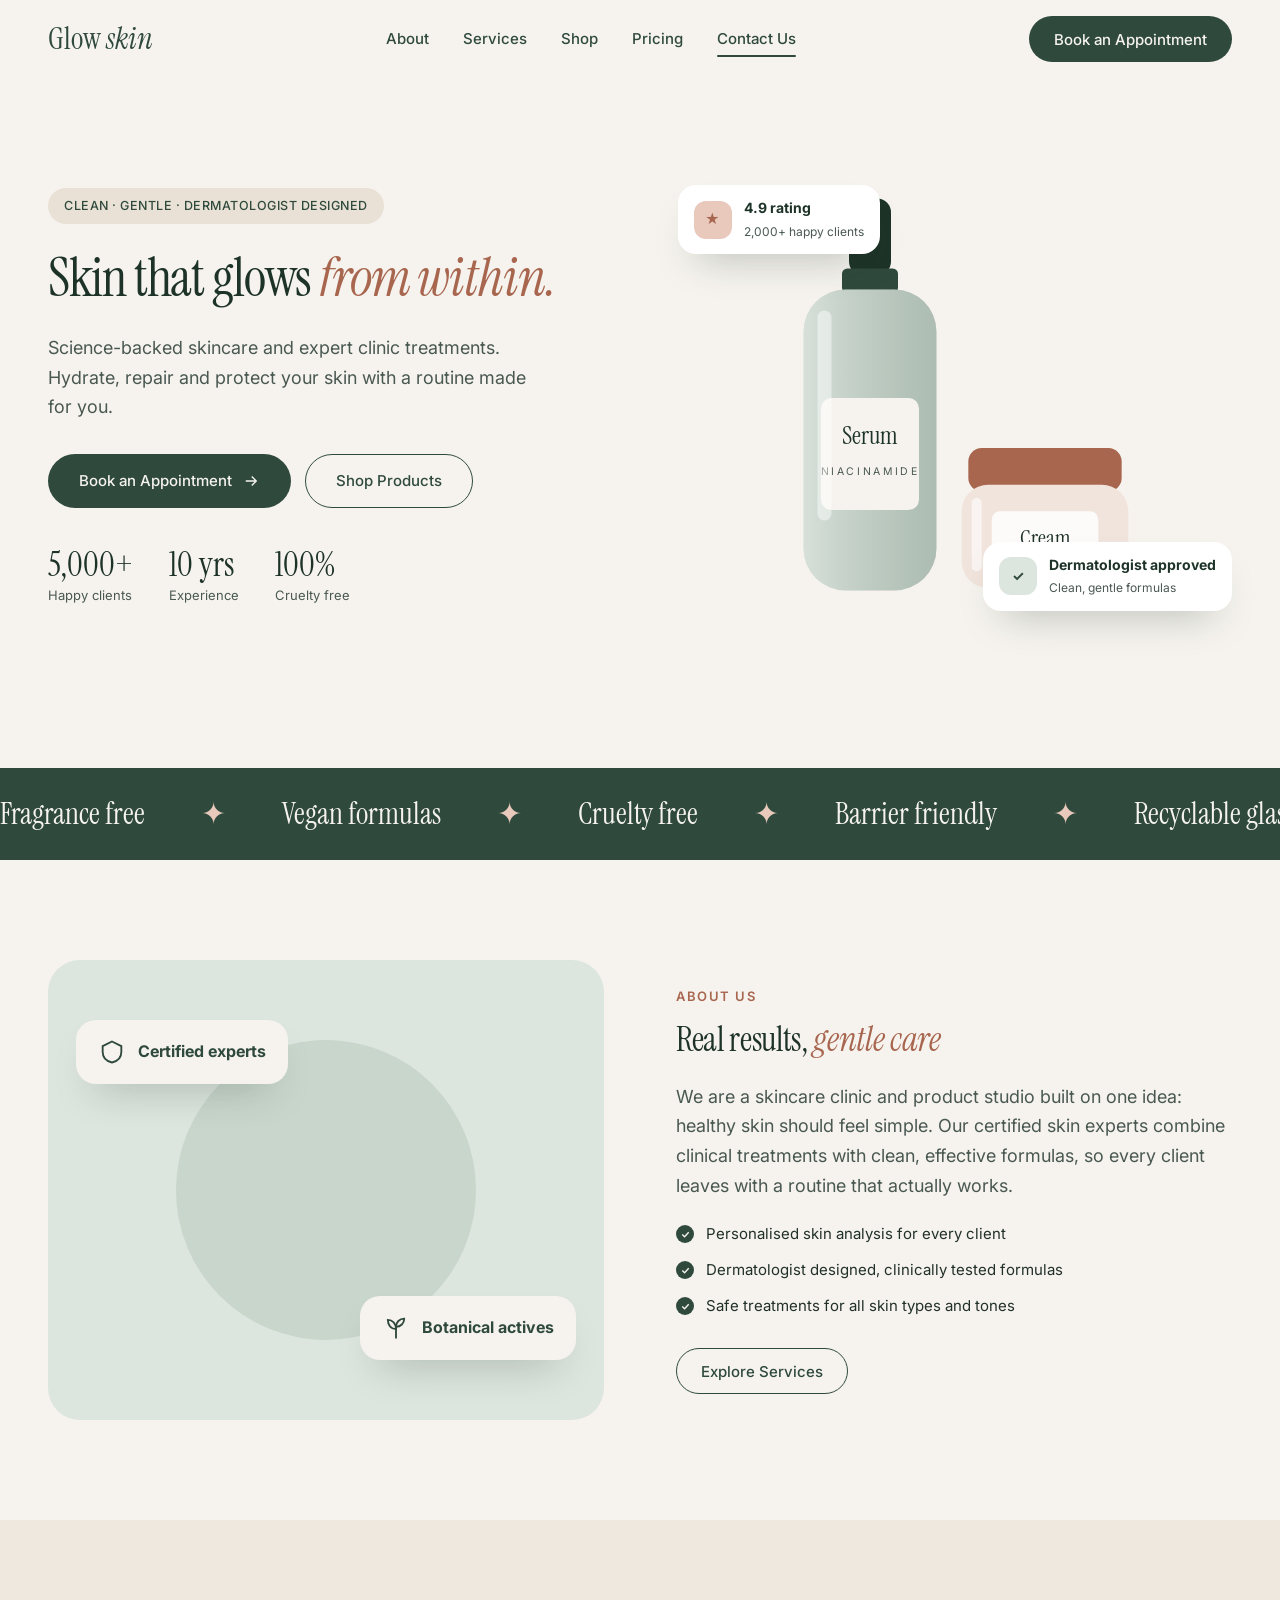
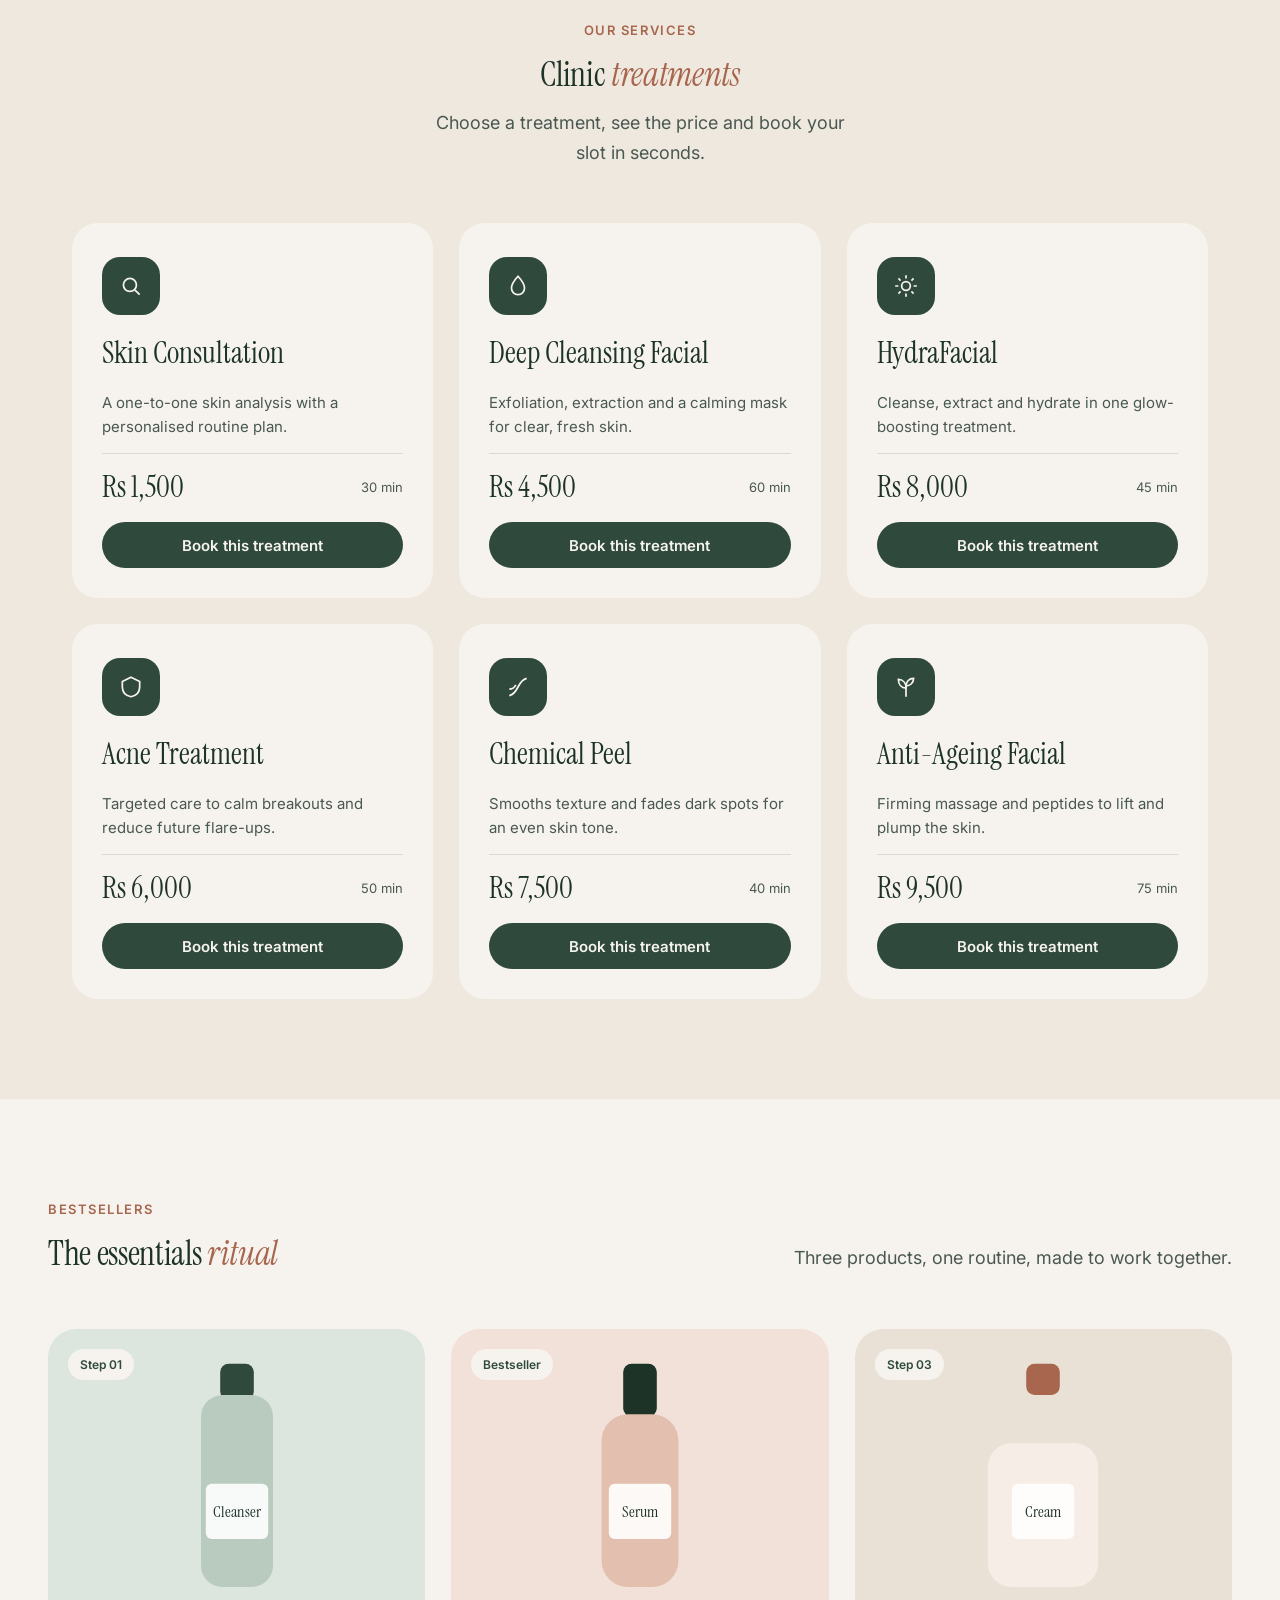
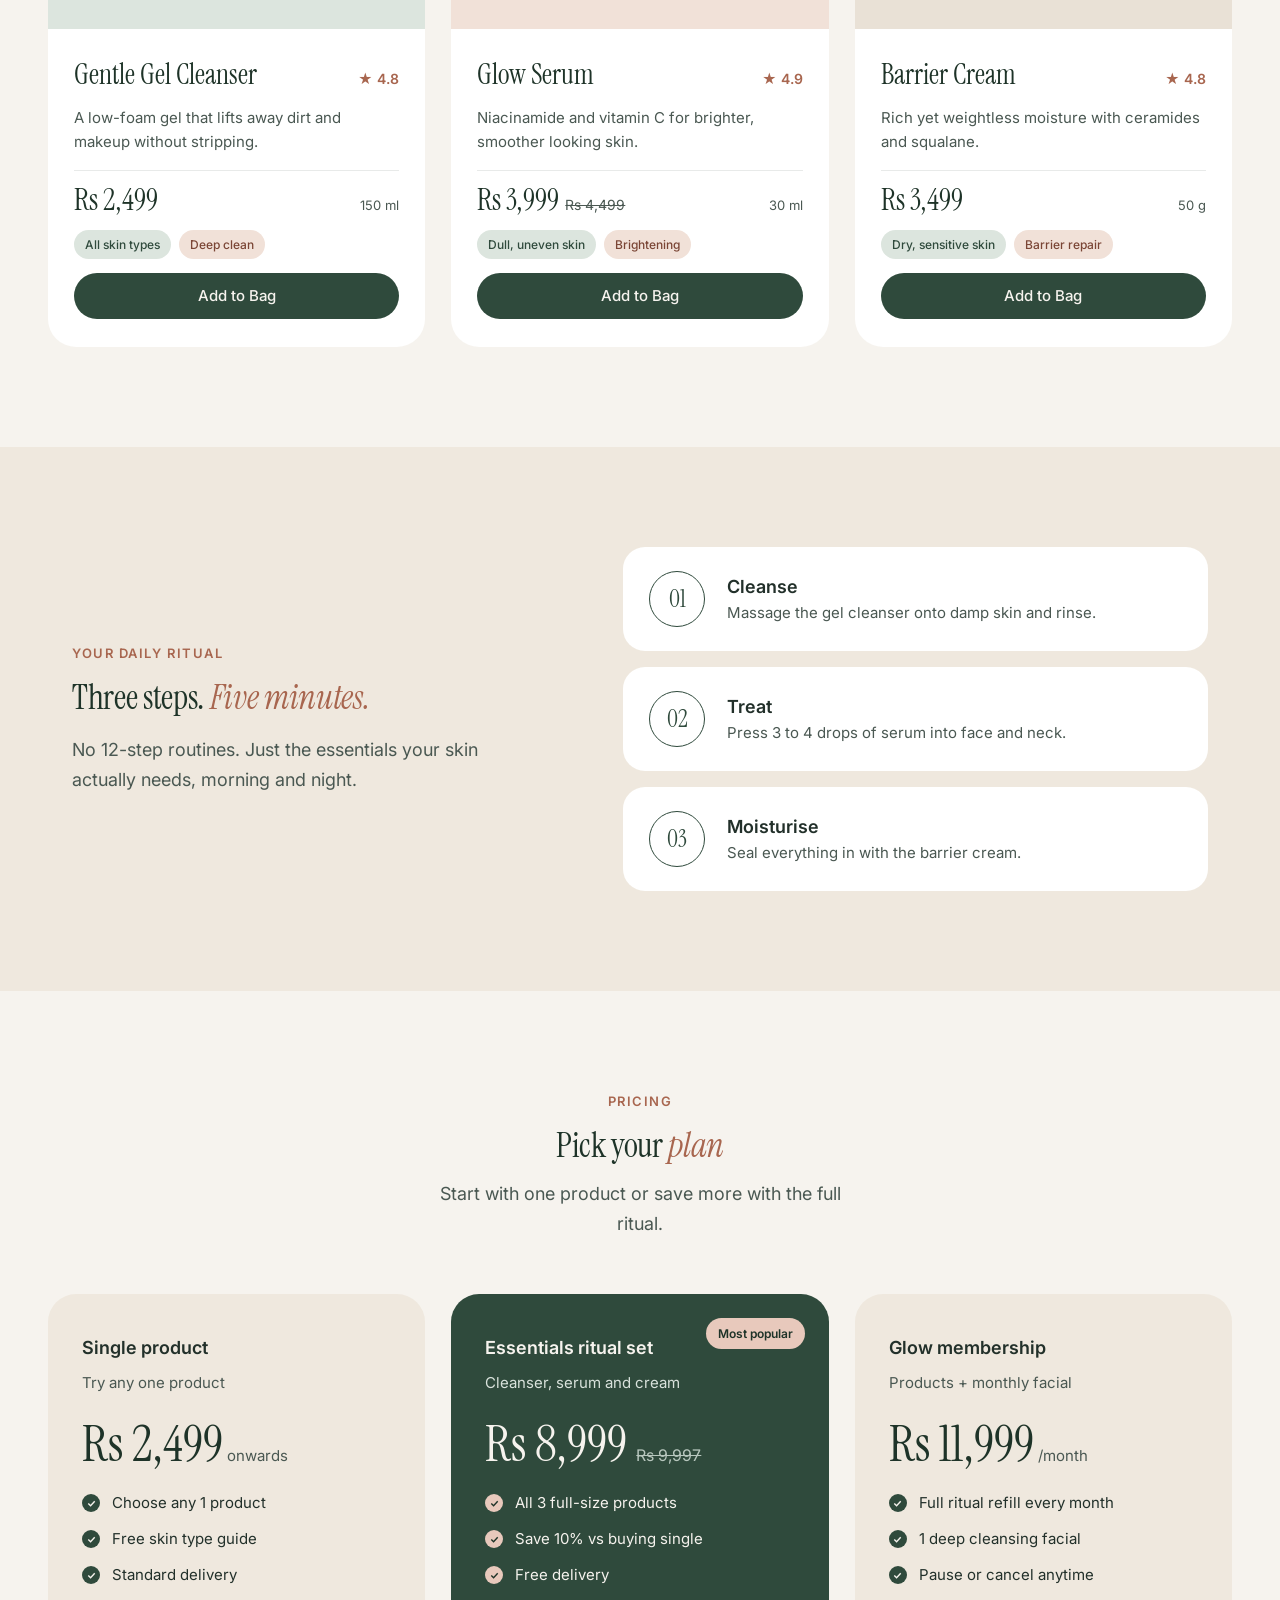
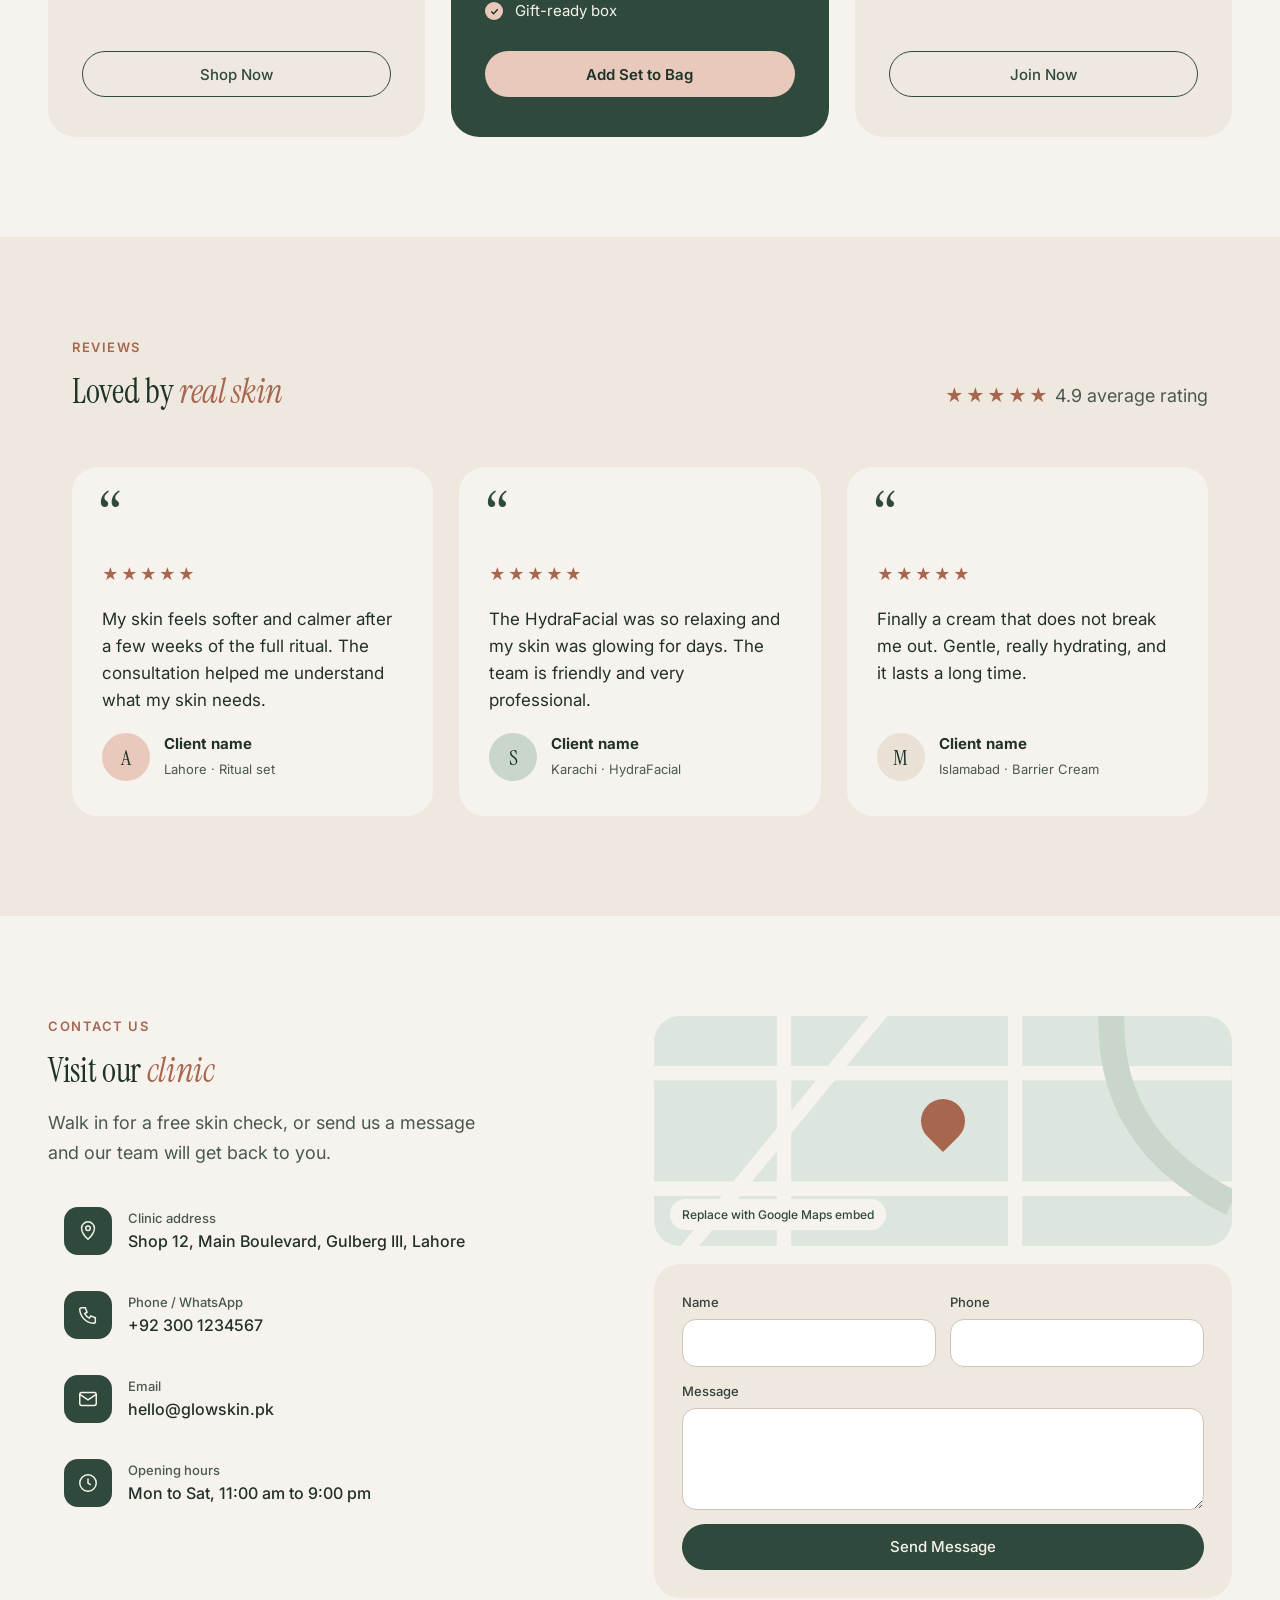
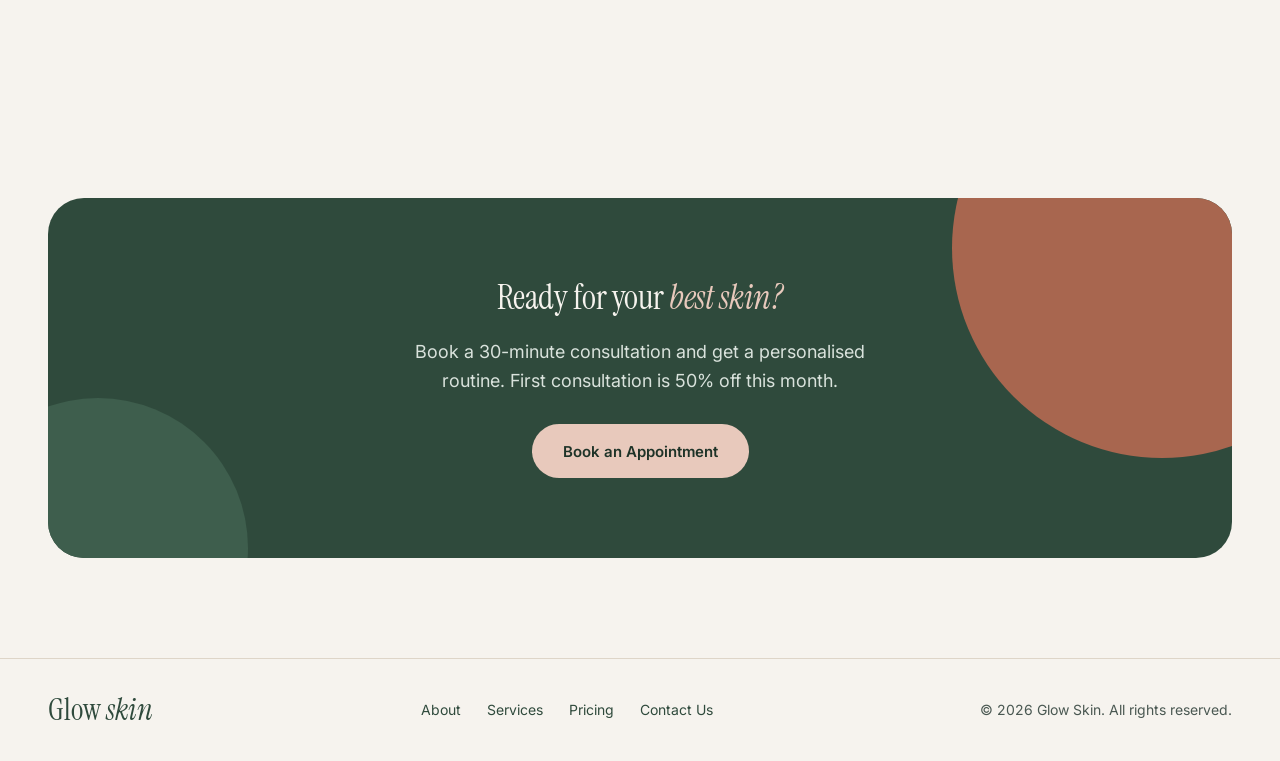
<file: skincare/index.html>
<!doctype html>
<html lang="en">
<head>
<meta charset="utf-8">
<meta name="viewport" content="width=device-width, initial-scale=1">
<title>Glow Skin | Skincare Clinic &amp; Shop</title>
<meta name="description" content="Science-backed skincare products and clinic treatments. Book your skin consultation today.">
<link rel="preconnect" href="https://fonts.googleapis.com">
<link rel="preconnect" href="https://fonts.gstatic.com" crossorigin>
<link href="https://fonts.googleapis.com/css2?family=Instrument+Serif:ital@0;1&family=Inter:wght@400;500;600&display=swap" rel="stylesheet">
<link rel="stylesheet" href="style.css?v=1119k">
</head>
<body>

<!-- ============ NAVBAR ============ -->
<header class="nav" id="nav">
  <div class="container nav__inner">
    <a href="#top" class="logo">Glow<em> skin</em></a>

    <nav class="nav__menu" id="menu" aria-label="Main">
      <a href="#about">About</a>
      <a href="#services">Services</a>
      <a href="#shop">Shop</a>
      <a href="#pricing">Pricing</a>
      <a href="#contact">Contact Us</a>
      <button type="button" class="btn btn--dark nav__cta-mobile" data-open-booking>Book an Appointment</button>
    </nav>

    <div class="nav__right">
      <button type="button" class="btn btn--dark nav__cta" data-open-booking>Book an Appointment</button>
      <button type="button" class="burger" id="burger" aria-label="Open menu" aria-expanded="false" aria-controls="menu">
        <span></span><span></span><span></span>
      </button>
    </div>
  </div>
</header>

<main id="top">

<!-- ============ HERO ============ -->
<section class="hero container">
  <div class="hero__text">
    <p class="pill fade d1">Clean · Gentle · Dermatologist designed</p>
    <h1 class="fade d2">Skin that glows <em>from within.</em></h1>
    <p class="lead fade d3">Science-backed skincare and expert clinic treatments. Hydrate, repair and protect your skin with a routine made for you.</p>
    <div class="hero__btns fade d4">
      <button type="button" class="btn btn--dark btn--lg" data-open-booking>
        Book an Appointment
        <svg width="18" height="18" viewBox="0 0 24 24" fill="none" stroke="currentColor" stroke-width="1.8" aria-hidden="true"><path d="M5 12h14M13 6l6 6-6 6"/></svg>
      </button>
      <a href="#shop" class="btn btn--ghost btn--lg">Shop Products</a>
    </div>
    <ul class="hero__stats fade d4">
      <li><strong>5,000+</strong><span>Happy clients</span></li>
      <li><strong>10 yrs</strong><span>Experience</span></li>
      <li><strong>100%</strong><span>Cruelty free</span></li>
    </ul>
  </div>

  <div class="hero__art fade d3">
    <div class="hbadge hbadge--a floatA"><span class="hbadge__ic">★</span><span><strong>4.9 rating</strong><small>2,000+ happy clients</small></span></div>
    <div class="hbadge hbadge--b floatB"><span class="hbadge__ic hbadge__ic--g">✓</span><span><strong>Dermatologist approved</strong><small>Clean, gentle formulas</small></span></div>
    <div class="blob pulse"></div>
    <svg class="bottle floatA" viewBox="0 0 120 240">
      <defs><linearGradient id="g1" x1="0" x2="1"><stop offset="0" stop-color="#fff" stop-opacity=".25"/><stop offset="1" stop-color="#2F4A3C" stop-opacity=".18"/></linearGradient></defs>
      <rect x="48" y="6" width="24" height="44" rx="8" fill="#1E3328"/>
      <rect x="44" y="46" width="32" height="14" rx="3" fill="#2F4A3C"/>
      <rect x="22" y="58" width="76" height="172" rx="24" fill="#C9D6CC"/>
      <rect x="22" y="58" width="76" height="172" rx="24" fill="url(#g1)"/>
      <rect x="32" y="120" width="56" height="64" rx="6" fill="#F6F3EE"/>
      <text x="60" y="146" text-anchor="middle" font-family="Instrument Serif" font-size="14" fill="#1E3328">Serum</text>
      <text x="60" y="164" text-anchor="middle" font-family="Inter" font-size="6" letter-spacing="1.5" fill="#4A5852">NIACINAMIDE</text>
      <rect x="30" y="70" width="8" height="120" rx="4" fill="#fff" opacity=".45"/>
    </svg>
    <img class="photo hero__photo" src="https://images.unsplash.com/photo-1785581778868-79100f7fe56c?auto=format&fit=crop&q=80&w=1000" alt="Skincare cream and serum on marble" loading="lazy" decoding="async" onerror="this.remove()">
    <svg class="jar floatB" viewBox="0 0 120 120">
      <rect x="14" y="24" width="92" height="26" rx="8" fill="#A8664F"/>
      <rect x="10" y="46" width="100" height="62" rx="16" fill="#F1E4DC"/>
      <rect x="28" y="62" width="64" height="30" rx="5" fill="#fff" opacity=".85"/>
      <text x="60" y="82" text-anchor="middle" font-family="Instrument Serif" font-size="13" fill="#1E3328">Cream</text>
      <rect x="16" y="54" width="6" height="44" rx="3" fill="#fff" opacity=".6"/>
    </svg>
  </div>
</section>

<!-- ============ MARQUEE ============ -->
<div class="marquee" aria-hidden="true">
  <div class="marquee__track">
    <span>Fragrance free</span><i>✦</i><span>Vegan formulas</span><i>✦</i><span>Cruelty free</span><i>✦</i><span>Barrier friendly</span><i>✦</i><span>Recyclable glass</span><i>✦</i>
  </div>
</div>

<!-- ============ ABOUT ============ -->
<section id="about" class="section container about">
  <div class="about__art reveal" aria-hidden="true">
    <div class="about__card about__card--a">
      <svg viewBox="0 0 24 24" fill="none" stroke="currentColor" stroke-width="1.6"><path d="M12 3l8 4v5c0 5-3.5 8-8 9-4.5-1-8-4-8-9V7l8-4Z"/></svg>
      <strong>Certified experts</strong>
    </div>
    <div class="about__card about__card--b">
      <svg viewBox="0 0 24 24" fill="none" stroke="currentColor" stroke-width="1.6"><path d="M12 21V9"/><path d="M12 13c-4 0-7-3-7-8 4 0 7 3 7 8Z"/><path d="M12 11c0-4 3-7 7-7 0 4-3 7-7 7Z"/></svg>
      <strong>Botanical actives</strong>
    </div>
    <div class="about__circle pulse"></div>
    <img class="photo" src="https://images.unsplash.com/photo-1619451427882-6aaaded0cc61?auto=format&fit=crop&q=80&w=1000" alt="Hands applying lotion from a pump bottle" loading="lazy" decoding="async" onerror="this.remove()">
  </div>
  <div class="about__text reveal">
    <p class="eyebrow">About us</p>
    <h2>Real results, <em>gentle care</em></h2>
    <p>We are a skincare clinic and product studio built on one idea: healthy skin should feel simple. Our certified skin experts combine clinical treatments with clean, effective formulas, so every client leaves with a routine that actually works.</p>
    <ul class="checks">
      <li>Personalised skin analysis for every client</li>
      <li>Dermatologist designed, clinically tested formulas</li>
      <li>Safe treatments for all skin types and tones</li>
    </ul>
    <a href="#services" class="btn btn--ghost">Explore Services</a>
  </div>
</section>

<!-- ============ SERVICES ============ -->
<section id="services" class="section section--tint">
  <div class="container">
    <div class="head reveal center">
      <p class="eyebrow">Our services</p>
      <h2>Clinic <em>treatments</em></h2>
      <p class="sub">Choose a treatment, see the price and book your slot in seconds.</p>
    </div>
    <div class="grid grid--3" id="servicesGrid"><!-- filled by script.js --></div>
  </div>
</section>

<!-- ============ PRODUCTS ============ -->
<section id="shop" class="section container">
  <div class="head head--split reveal">
    <div>
      <p class="eyebrow">Bestsellers</p>
      <h2>The essentials <em>ritual</em></h2>
    </div>
    <p class="sub">Three products, one routine, made to work together.</p>
  </div>
  <div class="grid grid--3" id="productsGrid"><!-- filled by script.js --></div>
</section>

<!-- ============ ROUTINE ============ -->
<section class="section section--tint">
  <div class="container routine">
    <div class="reveal">
      <p class="eyebrow">Your daily ritual</p>
      <h2>Three steps. <em>Five minutes.</em></h2>
      <p class="sub">No 12-step routines. Just the essentials your skin actually needs, morning and night.</p>
    </div>
    <div class="steps">
      <div class="step reveal"><span class="step__num">01</span><div><h3>Cleanse</h3><p>Massage the gel cleanser onto damp skin and rinse.</p></div></div>
      <div class="step reveal"><span class="step__num">02</span><div><h3>Treat</h3><p>Press 3 to 4 drops of serum into face and neck.</p></div></div>
      <div class="step reveal"><span class="step__num">03</span><div><h3>Moisturise</h3><p>Seal everything in with the barrier cream.</p></div></div>
    </div>
  </div>
</section>

<!-- ============ PRICING ============ -->
<section id="pricing" class="section container">
  <div class="head reveal center">
    <p class="eyebrow">Pricing</p>
    <h2>Pick your <em>plan</em></h2>
    <p class="sub">Start with one product or save more with the full ritual.</p>
  </div>
  <div class="grid grid--3 pricing">
    <div class="tier reveal">
      <h3>Single product</h3>
      <p class="tier__desc">Try any one product</p>
      <p class="tier__price">Rs 2,499<small> onwards</small></p>
      <ul class="checks">
        <li>Choose any 1 product</li>
        <li>Free skin type guide</li>
        <li>Standard delivery</li>
      </ul>
      <a href="#shop" class="btn btn--ghost btn--block">Shop Now</a>
    </div>
    <div class="tier tier--featured reveal">
      <span class="badge">Most popular</span>
      <h3>Essentials ritual set</h3>
      <p class="tier__desc">Cleanser, serum and cream</p>
      <p class="tier__price">Rs 8,999 <s>Rs 9,997</s></p>
      <ul class="checks checks--light">
        <li>All 3 full-size products</li>
        <li>Save 10% vs buying single</li>
        <li>Free delivery</li>
        <li>Gift-ready box</li>
      </ul>
      <button type="button" class="btn btn--blush btn--block" data-add="3">Add Set to Bag</button>
    </div>
    <div class="tier reveal">
      <h3>Glow membership</h3>
      <p class="tier__desc">Products + monthly facial</p>
      <p class="tier__price">Rs 11,999<small> /month</small></p>
      <ul class="checks">
        <li>Full ritual refill every month</li>
        <li>1 deep cleansing facial</li>
        <li>Pause or cancel anytime</li>
      </ul>
      <button type="button" class="btn btn--ghost btn--block" data-open-booking data-service="Glow membership">Join Now</button>
    </div>
  </div>
</section>

<!-- ============ TESTIMONIALS ============ -->
<!-- NOTE: sample reviews for layout only. Replace with real customer reviews before going live. -->
<section id="reviews" class="section section--tint">
  <div class="container">
    <div class="head head--split reveal">
      <div>
        <p class="eyebrow">Reviews</p>
        <h2>Loved by <em>real skin</em></h2>
      </div>
      <p class="sub"><span class="stars">★★★★★</span> 4.9 average rating</p>
    </div>
    <div class="grid grid--3">
      <figure class="tcard reveal">
        <span class="tcard__quote" aria-hidden="true">“</span>
        <span class="stars" aria-label="5 out of 5 stars">★★★★★</span>
        <blockquote>My skin feels softer and calmer after a few weeks of the full ritual. The consultation helped me understand what my skin needs.</blockquote>
        <figcaption><span class="avatar" style="background:#E8C9BC">A</span><span><strong>Client name</strong><small>Lahore · Ritual set</small></span></figcaption>
      </figure>
      <figure class="tcard reveal">
        <span class="tcard__quote" aria-hidden="true">“</span>
        <span class="stars" aria-label="5 out of 5 stars">★★★★★</span>
        <blockquote>The HydraFacial was so relaxing and my skin was glowing for days. The team is friendly and very professional.</blockquote>
        <figcaption><span class="avatar" style="background:#C9D6CC">S</span><span><strong>Client name</strong><small>Karachi · HydraFacial</small></span></figcaption>
      </figure>
      <figure class="tcard reveal">
        <span class="tcard__quote" aria-hidden="true">“</span>
        <span class="stars" aria-label="5 out of 5 stars">★★★★★</span>
        <blockquote>Finally a cream that does not break me out. Gentle, really hydrating, and it lasts a long time.</blockquote>
        <figcaption><span class="avatar" style="background:#E9E1D6">M</span><span><strong>Client name</strong><small>Islamabad · Barrier Cream</small></span></figcaption>
      </figure>
    </div>
  </div>
</section>

<!-- ============ CONTACT ============ -->
<section id="contact" class="section container contact">
  <div class="contact__info reveal">
    <p class="eyebrow">Contact us</p>
    <h2>Visit our <em>clinic</em></h2>
    <p class="sub">Walk in for a free skin check, or send us a message and our team will get back to you.</p>
    <div class="ccards">
      <div class="ccard"><span class="ccard__ic"><svg viewBox="0 0 24 24" fill="none" stroke="currentColor" stroke-width="1.6" aria-hidden="true"><path d="M12 21s-7-6.2-7-12a7 7 0 0 1 14 0c0 5.8-7 12-7 12Z"/><circle cx="12" cy="9" r="2.5"/></svg></span><span><small>Clinic address</small>Shop 12, Main Boulevard, Gulberg III, Lahore</span></div>
      <a class="ccard" href="tel:+923001234567"><span class="ccard__ic"><svg viewBox="0 0 24 24" fill="none" stroke="currentColor" stroke-width="1.6" aria-hidden="true"><path d="M5 4h4l2 5-2.5 1.5a11 11 0 0 0 5 5L15 13l5 2v4a2 2 0 0 1-2 2A16 16 0 0 1 3 6a2 2 0 0 1 2-2Z"/></svg></span><span><small>Phone / WhatsApp</small>+92 300 1234567</span></a>
      <a class="ccard" href="mailto:hello@glowskin.pk"><span class="ccard__ic"><svg viewBox="0 0 24 24" fill="none" stroke="currentColor" stroke-width="1.6" aria-hidden="true"><rect x="3" y="5" width="18" height="14" rx="2"/><path d="M3 7l9 6 9-6"/></svg></span><span><small>Email</small>hello@glowskin.pk</span></a>
      <div class="ccard"><span class="ccard__ic"><svg viewBox="0 0 24 24" fill="none" stroke="currentColor" stroke-width="1.6" aria-hidden="true"><circle cx="12" cy="12" r="9"/><path d="M12 7v5l3 2"/></svg></span><span><small>Opening hours</small>Mon to Sat, 11:00 am to 9:00 pm</span></div>
    </div>
  </div>

  <div class="contact__side reveal">
    <div class="map" role="img" aria-label="Map placeholder for clinic location">
      <svg viewBox="0 0 400 220" preserveAspectRatio="xMidYMid slice" aria-hidden="true"><path d="M0 70 H400 M0 150 H400 M90 0 V220 M250 0 V220 M0 220 L180 0" stroke="#F6F3EE" stroke-width="10" fill="none"/><path d="M320 0 Q300 110 400 160" stroke="#C9D6CC" stroke-width="18" fill="none"/></svg>
      <span class="map__pin"></span>
      <span class="map__label">Replace with Google Maps embed</span>
    </div>
    <form class="form" id="contactForm">
      <label>Name<input type="text" name="name" required></label>
      <label>Phone<input type="tel" name="phone"></label>
      <label class="full">Message<textarea name="message" rows="4" required></textarea></label>
      <button type="submit" class="btn btn--dark btn--block full">Send Message</button>
      <p class="form__ok full" hidden>Thanks! We'll get back to you within 24 hours.</p>
    </form>
  </div>
</section>

<!-- ============ CTA ============ -->
<section class="cta-wrap">
  <div class="container">
    <div class="cta reveal">
      <div class="cta__blob cta__blob--a pulse" aria-hidden="true"></div>
      <div class="cta__blob cta__blob--b pulse" aria-hidden="true"></div>
      <h2>Ready for your <em>best skin?</em></h2>
      <p>Book a 30-minute consultation and get a personalised routine. First consultation is 50% off this month.</p>
      <button type="button" class="btn btn--blush btn--lg" data-open-booking>Book an Appointment</button>
    </div>
  </div>
</section>

</main>

<!-- ============ FOOTER ============ -->
<footer class="footer">
  <div class="container footer__inner">
    <a href="#top" class="logo">Glow<em> skin</em></a>
    <nav aria-label="Footer"><a href="#about">About</a><a href="#services">Services</a><a href="#pricing">Pricing</a><a href="#contact">Contact Us</a></nav>
    <span>© <span id="year">2026</span> Glow Skin. All rights reserved.</span>
  </div>
</footer>

<!-- ============ BAG TOAST ============ -->
<div class="toast" id="toast" role="status" aria-live="polite"></div>

<!-- ============ BOOKING MODAL ============ -->
<div class="modal" id="booking" hidden>
  <div class="modal__overlay" data-close-booking></div>
  <div class="modal__box" role="dialog" aria-modal="true" aria-labelledby="bookingTitle">
    <button type="button" class="modal__close" aria-label="Close" data-close-booking>
      <svg width="20" height="20" viewBox="0 0 24 24" fill="none" stroke="currentColor" stroke-width="2" aria-hidden="true"><path d="M6 6l12 12M18 6L6 18"/></svg>
    </button>
    <div id="bookingFormWrap">
      <p class="eyebrow">Book an appointment</p>
      <h2 id="bookingTitle">Reserve your <em>slot</em></h2>
      <form class="form" id="bookingForm">
        <label class="full">Full name<input type="text" name="name" required autocomplete="name"></label>
        <label>Phone<input type="tel" name="phone" required autocomplete="tel" placeholder="03XX XXXXXXX"></label>
        <label>Email<input type="email" name="email" autocomplete="email"></label>
        <label class="full">Service
          <select name="service" id="serviceSelect" required></select>
        </label>
        <label>Date<input type="date" name="date" id="dateInput" required></label>
        <label>Time
          <select name="time" required>
            <option value="">Select time</option>
            <option>11:00 am</option><option>12:00 pm</option><option>1:00 pm</option><option>3:00 pm</option>
            <option>4:00 pm</option><option>5:00 pm</option><option>6:00 pm</option><option>7:00 pm</option>
          </select>
        </label>
        <button type="submit" class="btn btn--dark btn--block full">Confirm Booking</button>
      </form>
    </div>
    <div class="booked" id="bookedMsg" hidden>
      <span class="booked__ic"><svg width="32" height="32" viewBox="0 0 24 24" fill="none" stroke="currentColor" stroke-width="2" aria-hidden="true"><path d="M5 12l5 5 9-10"/></svg></span>
      <h2>You're <em>booked!</em></h2>
      <p id="bookedText"></p>
      <button type="button" class="btn btn--ghost" data-close-booking>Done</button>
    </div>
  </div>
</div>

<script src="script.js?v=1119k"></script>
</body>
</html>
</file>
<file: cardiologist/style.css>
/* =========================================================
   HeartWise Cardiology — styles
   1. Tokens 2. Base 3. Buttons 4. Header 5. Sections
   6. Forms & utilities 7. Modals 8. Animations 9. Responsive
   ========================================================= */

/* 1. Tokens */
:root{
  --bg:#FAF7F7; --tint:#F6ECEE; --white:#fff; --sky:#FBE1E5; --sky-2:#F5C6CD;
  --navy:#151A2E; --navy-2:#232B47; --blue:#D7263D; --blue-dark:#B41B30;
  --green:#15803D; --green-bg:#DCFCE7; --amber:#F5B544; --red:#B91C1C; --red-bg:#FEE2E2;
  --text:#1B2B40; --muted:#5A6B82; --line:rgba(21,26,46,.11);
  --head:'Outfit', system-ui, sans-serif; --body:'Inter', system-ui, -apple-system, sans-serif;
  --r-xl:30px; --r-lg:22px; --r-md:16px; --r-sm:12px;
  --ease:cubic-bezier(.2,.7,.2,1);
  --shadow:0 28px 56px -28px rgba(21,26,46,.32);
  --nav-h:78px;
}

/* 2. Base */
*,*::before,*::after{box-sizing:border-box}
html{scroll-behavior:smooth;scroll-padding-top:calc(var(--nav-h) + 16px);-webkit-text-size-adjust:100%}
body{margin:0;background:var(--bg);color:var(--text);font-family:var(--body);font-size:16px;line-height:1.65;overflow-x:hidden;-webkit-font-smoothing:antialiased}
body.lock{overflow:hidden}
img,svg{display:block;max-width:100%}
a{color:inherit}
h1,h2,h3{margin:0;font-family:var(--head);color:var(--navy);letter-spacing:-.02em;font-weight:600}
p{margin:0}
button{font:inherit}
.container{width:100%;max-width:1240px;margin:0 auto;padding:0 28px}
.section{padding:112px 0}
.section--tint{background:var(--tint)}
.section--navy{background:var(--navy);color:#CDD0E0}
.section--navy h2,.section--navy h3{color:var(--white)}
h2{font-size:clamp(34px,4.4vw,54px);line-height:1.08}
.u{color:var(--blue);background:url("data:image/svg+xml,%3Csvg xmlns='http://www.w3.org/2000/svg' viewBox='0 0 200 10' preserveAspectRatio='none'%3E%3Cpath d='M2 7C50 2 150 2 198 6' fill='none' stroke='%23F5B544' stroke-width='4' stroke-linecap='round'/%3E%3C/svg%3E") left bottom/100% .32em no-repeat;padding-bottom:.08em}
.u--light{color:#FF9AA8}
.eyebrow{display:inline-flex;align-items:center;gap:8px;margin-bottom:14px;font-size:13px;font-weight:700;letter-spacing:.1em;text-transform:uppercase;color:var(--blue)}
.eyebrow::before{content:"";width:18px;height:2px;border-radius:2px;background:var(--amber)}
.eyebrow--light{color:#FF9AA8}
.sub{max-width:440px;color:var(--muted)}
.head{display:flex;flex-direction:column;margin-bottom:50px}
.head.center{align-items:center;text-align:center}
.head--split{flex-direction:row;flex-wrap:wrap;align-items:flex-end;justify-content:space-between;gap:20px}
.muted{color:var(--muted)}
.stars{color:var(--amber);letter-spacing:2px}
.sr{position:absolute!important;width:1px;height:1px;overflow:hidden;clip:rect(0 0 0 0);white-space:nowrap}
.skip{position:absolute;left:16px;top:-60px;z-index:300;padding:12px 18px;background:var(--navy);color:var(--white);border-radius:10px;text-decoration:none}
.skip:focus{top:16px}
:focus-visible{outline:3px solid var(--amber);outline-offset:3px}
.live{position:relative;display:inline-block;width:9px;height:9px;border-radius:50%;background:#22C55E;flex:none}
.live::after{content:"";position:absolute;inset:0;border-radius:50%;background:#22C55E;animation:ping 1.8s ease-out infinite}

/* 3. Buttons */
.btn{display:inline-flex;align-items:center;justify-content:center;gap:9px;min-height:48px;padding:0 22px;border-radius:12px;border:1.5px solid transparent;background:none;font-weight:600;font-size:15px;text-decoration:none;cursor:pointer;white-space:nowrap;transition:transform .25s var(--ease),background .25s,color .25s,border-color .25s,box-shadow .25s}
.btn:hover{transform:translateY(-2px)}
.btn:active{transform:none}
.btn--lg{min-height:56px;padding:0 28px;font-size:16px}
.btn--block{width:100%}
.btn--blue{background:var(--blue);color:var(--white)}
.btn--blue:hover{background:var(--blue-dark);box-shadow:0 14px 28px -12px rgba(215,38,61,.65)}
.btn--navy{background:var(--navy);color:var(--white)}
.btn--navy:hover{background:var(--navy-2);box-shadow:0 14px 28px -12px rgba(21,26,46,.6)}
.btn--line{border-color:var(--navy);color:var(--navy)}
.btn--line:hover{background:var(--navy);color:var(--white)}
.btn--ghost{color:var(--navy);background:var(--tint)}
.btn--ghost:hover{background:var(--sky)}
.btn--white{background:var(--white);color:var(--navy)}
.btn--white:hover{background:var(--sky)}
.section--navy .btn--line{border-color:rgba(255,255,255,.5);color:var(--white)}
.section--navy .btn--line:hover{background:var(--white);color:var(--navy)}

/* 4. Header */
.ebar{background:var(--red-bg);color:var(--red);font-size:13.5px}
.ebar__inner{display:flex;align-items:center;justify-content:space-between;gap:16px;min-height:42px}
.ebar p{display:flex;align-items:center;gap:8px}
.ebar strong{font-weight:700}
.ebar__link{font-weight:600;white-space:nowrap}
.nav{position:sticky;top:0;z-index:60;background:rgba(250,247,247,.88);backdrop-filter:saturate(1.4) blur(14px);-webkit-backdrop-filter:saturate(1.4) blur(14px);border-bottom:1px solid transparent;transition:border-color .3s,box-shadow .3s}
.nav.scrolled{border-color:var(--line);box-shadow:0 10px 30px -22px rgba(21,26,46,.35)}
.nav__inner{display:flex;align-items:center;justify-content:space-between;gap:20px;height:var(--nav-h)}
.logo{display:inline-flex;align-items:center;gap:10px;text-decoration:none;color:var(--navy)}
.logo__mark{width:42px;height:42px;border-radius:13px;background:var(--blue);color:var(--white);display:flex;align-items:center;justify-content:center;transition:transform .5s var(--ease)}
.logo:hover .logo__mark{transform:rotate(90deg)}
.logo__mark svg{width:24px;height:24px}
.logo__text{font-family:var(--head);font-size:22px;font-weight:700;line-height:1;letter-spacing:-.02em}
.logo__text small{display:block;margin-top:3px;font-family:var(--body);font-size:11.5px;font-weight:600;letter-spacing:.08em;text-transform:uppercase;color:var(--muted)}
.logo--light{color:var(--white)}
.logo--light .logo__text small{color:#9A9EB8}
.menu{display:flex;align-items:center;gap:26px}
.menu > a{position:relative;padding:8px 0;font-size:14.5px;font-weight:600;color:var(--navy);text-decoration:none}
.menu > a::after{content:"";position:absolute;left:0;right:0;bottom:2px;height:2px;border-radius:2px;background:var(--blue);transform:scaleX(0);transition:transform .3s var(--ease)}
.menu > a:hover::after,.menu > a.active::after{transform:scaleX(1)}
.menu > a.active{color:var(--blue)}
.menu__foot{display:none}
.nav__right{display:flex;align-items:center;gap:10px}
.burger{display:none;position:relative;width:48px;height:48px;border-radius:12px;border:0;background:var(--navy);cursor:pointer}
.burger span{position:absolute;left:14px;width:20px;height:2px;border-radius:2px;background:var(--white);transition:transform .4s var(--ease),opacity .25s,top .4s var(--ease)}
.burger span:nth-child(1){top:16px}.burger span:nth-child(2){top:23px}.burger span:nth-child(3){top:30px}
.burger.open span:nth-child(1){top:23px;transform:rotate(45deg)}
.burger.open span:nth-child(2){opacity:0;transform:scaleX(0)}
.burger.open span:nth-child(3){top:23px;transform:rotate(-45deg)}

/* 5. Sections */
/* Hero */
.hero{padding:52px 0 64px}
.hero__grid{display:grid;grid-template-columns:1.08fr 1fr;align-items:center;gap:48px}
.status{display:inline-flex;align-items:center;gap:10px;padding:8px 14px;border-radius:999px;background:var(--white);border:1px solid var(--line);font-size:13.5px;font-weight:500}
.status strong{color:var(--green)}
.hero h1{margin:22px 0;font-size:clamp(44px,6vw,78px);line-height:1.04;font-weight:700;letter-spacing:-.03em}
.lead{max-width:540px;font-size:18px;color:var(--muted)}
.hero__btns{display:flex;flex-wrap:wrap;gap:12px;margin-top:30px}
.modes{display:grid;grid-template-columns:repeat(3,minmax(0,1fr));gap:10px;margin-top:30px;max-width:560px}
.mode{display:flex;align-items:center;gap:10px;padding:12px;border-radius:var(--r-md);border:1.5px solid var(--line);background:var(--white);text-align:left;cursor:pointer;transition:border-color .25s,transform .3s var(--ease),box-shadow .3s}
.mode:hover{border-color:var(--blue);transform:translateY(-3px);box-shadow:0 14px 28px -18px rgba(215,38,61,.6)}
.mode__ic{flex:none;width:40px;height:40px;border-radius:11px;background:var(--sky);color:var(--blue);display:flex;align-items:center;justify-content:center;transition:background .25s,color .25s}
.mode:hover .mode__ic{background:var(--blue);color:var(--white)}
.mode__ic svg{width:21px;height:21px}
.mode strong{display:block;font-size:14px;font-weight:700;color:var(--navy)}
.mode small{font-size:12.5px;color:var(--muted)}
.hero__art{position:relative;height:560px;display:flex;align-items:center;justify-content:center}
.hero__bg{position:absolute;inset:30px 20px;border-radius:44% 56% 52% 48%/48% 44% 56% 52%;background:var(--sky);animation:morph 14s ease-in-out infinite}
.doc-card{position:relative;width:min(320px,78%);border-radius:var(--r-xl);background:var(--white);box-shadow:var(--shadow);overflow:hidden;animation:floatA 7s ease-in-out infinite}
.doc-card__photo svg{width:100%;height:auto}
.doc-card__body{padding:18px 20px 20px}
.doc-card__body strong{display:block;font-family:var(--head);font-size:20px;font-weight:600;color:var(--navy)}
.doc-card__body > span{font-size:14px;color:var(--muted)}
.avail{display:flex;align-items:center;gap:8px;margin-top:12px;padding:9px 12px;border-radius:10px;background:var(--green-bg);color:var(--green);font-size:13px;font-weight:600}
.fcard{position:absolute;display:flex;align-items:center;gap:12px;padding:12px 16px;background:var(--white);border-radius:16px;box-shadow:var(--shadow);font-size:14px}
.fcard small{display:block;font-size:12px;color:var(--muted)}
.fcard strong{font-weight:700;color:var(--navy)}
.fcard__ic{width:40px;height:40px;border-radius:12px;background:var(--sky);color:var(--blue);display:flex;align-items:center;justify-content:center}
.fcard__ic--green{background:var(--green-bg);color:var(--green)}
.ecg{width:90px;height:24px}
.ecg path{stroke-dasharray:200;stroke-dashoffset:200;animation:ecg 2.4s linear infinite}
.fcard--a{left:0;top:60px}
.fcard--b{right:0;bottom:120px}
.fcard--c{left:6%;bottom:34px;flex-direction:column;align-items:flex-start;gap:2px}
.trust{list-style:none;margin:56px 0 0;padding:0;display:grid;grid-template-columns:repeat(4,minmax(0,1fr));gap:14px}
.trust li{display:flex;align-items:center;gap:12px;padding:16px 18px;border-radius:var(--r-md);background:var(--white);border:1px solid var(--line);font-size:14.5px;transition:transform .3s var(--ease),box-shadow .3s}
.trust li:hover{transform:translateY(-4px);box-shadow:var(--shadow)}
.trust strong{color:var(--navy)}
.trust__ic{flex:none;width:42px;height:42px;border-radius:12px;background:var(--tint);color:var(--blue);display:flex;align-items:center;justify-content:center}
.trust__ic svg{width:22px;height:22px}

/* About */
.about{display:grid;grid-template-columns:1.1fr 1fr;gap:72px;align-items:center}
.about__copy > p{margin:20px 0 26px;font-size:17px;color:var(--muted)}
.checks{list-style:none;margin:0;padding:0;display:flex;flex-direction:column;gap:12px;font-size:15.5px}
.checks li{position:relative;padding-left:32px}
.checks li::before{content:"";position:absolute;left:0;top:2px;width:22px;height:22px;border-radius:7px;background:var(--sky) url("data:image/svg+xml,%3Csvg xmlns='http://www.w3.org/2000/svg' viewBox='0 0 24 24' fill='none' stroke='%23D7263D' stroke-width='3'%3E%3Cpath d='M5 12l5 5 9-10'/%3E%3C/svg%3E") center/13px no-repeat}
.about__nums{display:grid;grid-template-columns:repeat(3,minmax(0,1fr));gap:16px;margin-top:34px;padding-top:28px;border-top:1px solid var(--line)}
.about__nums strong{display:block;font-family:var(--head);font-size:40px;font-weight:700;line-height:1;color:var(--navy)}
.about__nums span{font-size:13.5px;color:var(--muted)}
.about__visual{position:relative;padding:20px 0 40px}
.about__card{border-radius:var(--r-lg);background:var(--white);box-shadow:var(--shadow)}
.about__card--main{padding:28px}
.about__card-t{font-family:var(--head);font-size:20px;font-weight:600;color:var(--navy);margin-bottom:18px}
.timeline{list-style:none;margin:0;padding:0;position:relative}
.timeline::before{content:"";position:absolute;left:58px;top:8px;bottom:8px;width:2px;background:var(--sky)}
.timeline li{position:relative;display:flex;align-items:center;gap:22px;padding:10px 0;font-size:15px}
.timeline span{flex:none;width:44px;font-weight:700;font-size:13.5px;color:var(--muted);text-align:right}
.timeline p{position:relative;padding:10px 14px;border-radius:12px;flex:1;transition:background .3s,transform .3s var(--ease)}
.timeline p::before{content:"";position:absolute;left:-20px;top:50%;width:10px;height:10px;margin-top:-5px;border-radius:50%;background:var(--white);border:2px solid var(--sky-2)}
.timeline li:hover p{background:var(--tint);transform:translateX(4px)}
.timeline li.now p{background:var(--blue);color:var(--white);font-weight:600}
.timeline li.now p::before{border-color:var(--blue);background:var(--amber)}
.timeline li.now span{color:var(--blue)}
.about__card--mini{position:absolute;right:-10px;bottom:0;width:210px;padding:18px 20px;background:var(--navy);color:#CDD0E0}
.about__card--mini strong{display:block;font-family:var(--head);font-size:36px;line-height:1;color:var(--amber)}
.about__card--mini span{font-size:13.5px}

/* Services */
.tabs{display:flex;flex-wrap:wrap;gap:8px;margin-bottom:32px}
.tabs button{min-height:44px;padding:0 18px;border-radius:12px;border:1.5px solid var(--line);background:var(--white);color:var(--navy);font-weight:600;font-size:14px;cursor:pointer;transition:background .25s,color .25s,border-color .25s}
.tabs button:hover{border-color:var(--navy)}
.tabs button[aria-selected="true"]{background:var(--navy);border-color:var(--navy);color:var(--white)}
.sgrid{display:grid;grid-template-columns:repeat(4,minmax(0,1fr));gap:18px}
.scard{position:relative;min-height:330px;padding:26px 24px;border-radius:var(--r-lg);background:var(--white);border:1.5px solid transparent;display:flex;flex-direction:column;overflow:hidden;transition:transform .45s var(--ease),box-shadow .45s,border-color .3s}
.scard.hide{display:none}
.scard.enter{animation:cardIn .5s var(--ease) both}
.scard:hover,.scard:focus-within{transform:translateY(-8px);box-shadow:var(--shadow);border-color:var(--blue)}
.scard__ic{width:54px;height:54px;border-radius:16px;background:var(--tint);color:var(--blue);display:flex;align-items:center;justify-content:center;transition:background .35s,color .35s,transform .5s var(--ease)}
.scard__ic svg{width:26px;height:26px}
.scard:hover .scard__ic,.scard:focus-within .scard__ic{background:var(--blue);color:var(--white);transform:scale(1.06) rotate(-6deg)}
.scard h3{margin-top:18px;font-size:20px}
.scard__desc{margin-top:8px;font-size:14.5px;color:var(--muted);transition:opacity .3s,transform .4s var(--ease)}
.scard__price{margin-top:auto;padding-top:16px;font-size:13.5px;color:var(--muted);transition:opacity .3s}
.scard__price strong{font-family:var(--head);font-size:22px;color:var(--navy)}
.scard__more{position:absolute;left:24px;right:24px;bottom:24px;top:118px;display:flex;flex-direction:column;gap:12px;opacity:0;transform:translateY(20px);transition:opacity .35s .05s,transform .45s .05s var(--ease)}
.scard__more ul{list-style:none;margin:0;padding:0;display:flex;flex-direction:column;gap:6px;font-size:13.5px}
.scard__more li{display:flex;align-items:center;gap:8px}
.scard__more li::before{content:"";flex:none;width:6px;height:6px;border-radius:50%;background:var(--amber)}
.scard__meta{margin-top:auto;display:flex;justify-content:space-between;align-items:baseline;font-size:13px;color:var(--muted)}
.scard__meta strong{font-family:var(--head);font-size:24px;color:var(--navy)}
.scard:hover .scard__desc,.scard:hover .scard__price,.scard:focus-within .scard__desc,.scard:focus-within .scard__price{opacity:0}
.scard:hover .scard__more,.scard:focus-within .scard__more{opacity:1;transform:none}

/* Helper */
.helper{display:grid;grid-template-columns:.9fr 1.1fr;gap:56px;align-items:start}
.helper__intro .sub{margin:16px 0 26px}
.redflag{padding:22px 24px;border-radius:var(--r-lg);background:var(--red-bg);color:#7F1D1D}
.redflag h3{display:flex;align-items:center;gap:8px;font-family:var(--body);font-size:15.5px;font-weight:700;color:var(--red);margin-bottom:10px}
.redflag ul{margin:0;padding-left:20px;display:flex;flex-direction:column;gap:4px;font-size:14.5px}
.helper__box{padding:32px;border-radius:var(--r-xl);background:var(--white);border:1px solid var(--line);box-shadow:var(--shadow)}
.label{display:block;margin:0 0 12px;padding:0;font-size:13.5px;font-weight:700;color:var(--navy)}
.label--mt{margin-top:24px}
.opts{display:grid;grid-template-columns:repeat(2,minmax(0,1fr));gap:8px}
.opts--3{grid-template-columns:repeat(3,minmax(0,1fr))}
.opt{display:flex;align-items:center;gap:10px;min-height:50px;padding:10px 14px;border-radius:var(--r-sm);border:1.5px solid var(--line);background:var(--bg);color:var(--navy);font-weight:600;font-size:14px;text-align:left;cursor:pointer;transition:border-color .25s,background .25s,color .25s,transform .25s}
.opt:hover{border-color:var(--blue);transform:translateY(-2px)}
.opt[aria-pressed="true"]{background:var(--blue);border-color:var(--blue);color:var(--white)}
.opt svg{flex:none;width:20px;height:20px}
.result{margin-top:24px;padding:22px;border-radius:var(--r-lg);background:var(--tint);min-height:120px;display:flex;flex-direction:column;justify-content:center}
.result__empty{color:var(--muted);font-size:14.5px;text-align:center}
.result__card{animation:cardIn .45s var(--ease)}
.result__tag{display:inline-block;padding:4px 10px;border-radius:999px;font-size:12px;font-weight:700;margin-bottom:10px}
.result__tag--ok{background:var(--green-bg);color:var(--green)}
.result__tag--warn{background:#FEF3C7;color:#92400E}
.result__tag--urgent{background:var(--red-bg);color:var(--red)}
.result h3{font-size:22px;margin-bottom:6px}
.result p{font-size:14.5px;color:var(--muted);margin-bottom:16px}
.result__btns{display:flex;flex-wrap:wrap;gap:10px}

/* Doctors */
.docs{display:grid;grid-template-columns:repeat(4,minmax(0,1fr));gap:20px}
.doc{border-radius:var(--r-lg);background:var(--white);overflow:hidden;display:flex;flex-direction:column;transition:transform .45s var(--ease),box-shadow .45s}
.doc:hover,.doc:focus-within{transform:translateY(-8px);box-shadow:var(--shadow)}
.doc__photo{position:relative;aspect-ratio:1/.95;display:flex;align-items:flex-end;justify-content:center;overflow:hidden}
.doc__photo svg{width:76%;transition:transform .6s var(--ease)}
.doc:hover .doc__photo svg{transform:translateY(-6px) scale(1.04)}
.doc__badge{position:absolute;top:14px;left:14px;display:flex;align-items:center;gap:6px;padding:5px 10px;border-radius:999px;background:var(--white);font-size:12px;font-weight:700;color:var(--green)}
.doc__badge--off{color:var(--muted)}
.doc__badge--off .live{background:#94A3B8}
.doc__badge--off .live::after{display:none}
.doc__body{padding:18px 20px 20px;display:flex;flex-direction:column;gap:4px;flex:1}
.doc__body h3{font-size:19px}
.doc__role{font-size:14px;font-weight:600;color:var(--blue)}
.doc__meta{display:flex;flex-direction:column;gap:4px;margin:10px 0 14px;font-size:13px;color:var(--muted)}
.doc__meta span{display:flex;align-items:center;gap:6px}
.doc__meta svg{width:15px;height:15px;flex:none}
.doc__next{margin-top:auto;padding:10px 12px;border-radius:10px;background:var(--tint);font-size:13px;color:var(--navy)}
.doc__next strong{display:block;font-size:14px}
.doc .btn{margin-top:10px}

/* How it works */
.how{list-style:none;margin:0;padding:0;display:grid;grid-template-columns:repeat(4,minmax(0,1fr));gap:20px;counter-reset:h}
.how li{position:relative;padding:28px 24px;border-radius:var(--r-lg);background:var(--white);border:1px solid var(--line);counter-increment:h;transition:transform .4s var(--ease),box-shadow .4s}
.how li:hover{transform:translateY(-6px);box-shadow:var(--shadow)}
.how li::after{content:counter(h,decimal-leading-zero);position:absolute;top:22px;right:24px;font-family:var(--head);font-size:34px;font-weight:700;color:var(--sky)}
.how__ic{width:52px;height:52px;border-radius:15px;background:var(--blue);color:var(--white);display:flex;align-items:center;justify-content:center;margin-bottom:20px;transition:transform .5s var(--ease)}
.how li:hover .how__ic{transform:rotate(-8deg) scale(1.06)}
.how__ic svg{width:26px;height:26px}
.how h3{font-size:19px;margin-bottom:6px}
.how p{font-size:14.5px;color:var(--muted)}

/* Pricing */
.toggle{display:inline-flex;margin-top:26px;padding:5px;border-radius:14px;background:rgba(255,255,255,.08);border:1px solid rgba(255,255,255,.14)}
.toggle button{min-height:44px;padding:0 20px;border:0;border-radius:10px;background:transparent;color:#CDD0E0;font-weight:600;font-size:14px;cursor:pointer;transition:background .3s,color .3s}
.toggle button.active{background:var(--white);color:var(--navy)}
.plans{display:grid;grid-template-columns:repeat(4,minmax(0,1fr));gap:18px;align-items:stretch}
.plan{position:relative;padding:30px 24px;border-radius:var(--r-lg);background:var(--navy-2);border:1px solid rgba(255,255,255,.1);display:flex;flex-direction:column;gap:16px;transition:transform .45s var(--ease),border-color .3s,background .3s;animation:cardIn .5s var(--ease) both}
.plan:hover{transform:translateY(-8px);border-color:#FF9AA8}
.plan h3{font-size:20px}
.plan__desc{margin-top:-8px;font-size:14px;color:#B6B9CC}
.plan__price{display:flex;align-items:baseline;gap:6px;flex-wrap:wrap}
.plan__price strong{font-family:var(--head);font-size:44px;font-weight:700;line-height:1;color:var(--white)}
.plan__price span{font-size:13.5px;color:#B6B9CC}
.plan ul{list-style:none;margin:0;padding:0;display:flex;flex-direction:column;gap:9px;font-size:14px}
.plan li{position:relative;padding-left:26px}
.plan li::before{content:"";position:absolute;left:0;top:3px;width:17px;height:17px;border-radius:6px;background:rgba(255,154,168,.18) url("data:image/svg+xml,%3Csvg xmlns='http://www.w3.org/2000/svg' viewBox='0 0 24 24' fill='none' stroke='%23FF9AA8' stroke-width='3.2'%3E%3Cpath d='M5 12l5 5 9-10'/%3E%3C/svg%3E") center/11px no-repeat}
.plan .btn{margin-top:auto}
.plan--featured{background:var(--white);color:var(--text);border-color:var(--white)}
.plan--featured h3,.plan--featured .plan__price strong{color:var(--navy)}
.plan--featured .plan__desc,.plan--featured .plan__price span{color:var(--muted)}
.plan--featured li::before{background-color:var(--sky);background-image:url("data:image/svg+xml,%3Csvg xmlns='http://www.w3.org/2000/svg' viewBox='0 0 24 24' fill='none' stroke='%23D7263D' stroke-width='3.2'%3E%3Cpath d='M5 12l5 5 9-10'/%3E%3C/svg%3E")}
.plan--featured:hover{border-color:var(--amber)}
.plan__badge{position:absolute;top:-12px;right:20px;padding:5px 12px;border-radius:999px;background:var(--amber);color:var(--navy);font-size:12px;font-weight:700}
.plans__note{margin-top:28px;text-align:center;font-size:14px;color:#B6B9CC}

/* Reviews */
.reviews{display:grid;grid-template-columns:.8fr 1.2fr;gap:64px;align-items:center}
.score{display:flex;align-items:center;gap:16px;margin:26px 0 30px}
.score strong{font-family:var(--head);font-size:64px;font-weight:700;line-height:1;color:var(--navy)}
.score small{display:block;font-size:14px;color:var(--muted)}
.rev-ctrl{display:flex;align-items:center;gap:10px}
.round{width:50px;height:50px;border-radius:14px;border:1.5px solid var(--navy);background:transparent;color:var(--navy);cursor:pointer;display:flex;align-items:center;justify-content:center;transition:background .25s,color .25s,transform .25s}
.round:hover{background:var(--navy);color:var(--white);transform:translateY(-2px)}
.rev-count{margin-left:8px;font-weight:700;font-size:14px;color:var(--muted)}
.rev-stage{position:relative;min-height:340px}
.rev{position:absolute;inset:0;margin:0;padding:38px;border-radius:var(--r-xl);background:var(--white);border:1px solid var(--line);box-shadow:var(--shadow);display:flex;flex-direction:column;gap:18px;opacity:0;transform:translateX(40px) scale(.97);pointer-events:none;transition:opacity .5s,transform .6s var(--ease)}
.rev.active{opacity:1;transform:none;pointer-events:auto}
.rev.prev{transform:translateX(-40px) scale(.97)}
.rev__top{display:flex;justify-content:space-between;align-items:center}
.rev__tag{padding:5px 11px;border-radius:999px;background:var(--tint);color:var(--blue);font-size:12px;font-weight:700}
.rev blockquote{margin:0;font-family:var(--head);font-size:clamp(20px,2.2vw,26px);line-height:1.4;font-weight:500;color:var(--navy)}
.rev figcaption{margin-top:auto;display:flex;align-items:center;gap:12px}
.rev figcaption strong{display:block;font-size:15px}
.rev figcaption small{font-size:13px;color:var(--muted)}
.rev .av{width:48px;height:48px;border-radius:14px;display:flex;align-items:center;justify-content:center;font-weight:700;color:var(--navy)}

/* Insurance strip */
.insure{border-block:1px solid var(--line);background:var(--white)}
.insure__inner{display:flex;align-items:center;flex-wrap:wrap;gap:14px 36px;padding-block:26px}
.insure p{font-size:13px;font-weight:700;letter-spacing:.08em;text-transform:uppercase;color:var(--muted)}
.insure ul{list-style:none;margin:0;padding:0;display:flex;flex-wrap:wrap;gap:12px 36px;font-family:var(--head);font-size:20px;font-weight:600;color:#8F93A8}
.insure li{transition:color .25s}
.insure li:hover{color:var(--navy)}

/* FAQ */
.faq{display:grid;grid-template-columns:.85fr 1.15fr;gap:64px;align-items:start}
.faq__intro{position:sticky;top:calc(var(--nav-h) + 30px)}
.faq__intro .sub{margin:16px 0 26px}
.faq__card{padding:24px;border-radius:var(--r-lg);background:var(--navy);color:#CDD0E0;display:flex;flex-direction:column;align-items:flex-start;gap:10px}
.faq__card h3{color:var(--white);font-size:20px}
.faq__card p{font-size:14.5px;margin-bottom:6px}
.faq__list{display:flex;flex-direction:column;gap:10px}
.qa{border-radius:var(--r-md);background:var(--white);border:1.5px solid var(--line);transition:border-color .3s,box-shadow .3s}
.qa.open{border-color:var(--blue);box-shadow:0 16px 32px -24px rgba(215,38,61,.5)}
.qa__q{width:100%;min-height:64px;padding:16px 20px;border:0;background:transparent;text-align:left;display:flex;align-items:center;justify-content:space-between;gap:16px;font-weight:600;font-size:16px;color:var(--navy);cursor:pointer}
.qa__q:hover{color:var(--blue)}
.qa__icon{position:relative;flex:none;width:30px;height:30px;border-radius:9px;background:var(--tint);transition:background .3s,transform .4s var(--ease)}
.qa__icon::before,.qa__icon::after{content:"";position:absolute;left:50%;top:50%;width:12px;height:2px;margin:-1px 0 0 -6px;border-radius:2px;background:var(--navy);transition:transform .4s var(--ease),background .3s}
.qa__icon::after{transform:rotate(90deg)}
.qa.open .qa__icon{background:var(--blue);transform:rotate(180deg)}
.qa.open .qa__icon::before,.qa.open .qa__icon::after{background:var(--white)}
.qa.open .qa__icon::after{transform:rotate(0)}
.qa__a{display:grid;grid-template-rows:0fr;transition:grid-template-rows .45s var(--ease)}
.qa.open .qa__a{grid-template-rows:1fr}
.qa__a > div{overflow:hidden}
.qa__a p{padding:0 20px 20px;color:var(--muted);font-size:15px}

/* Contact */
.contact{display:grid;grid-template-columns:1fr 1.1fr;gap:60px}
.info{list-style:none;margin:28px 0;padding:0;display:flex;flex-direction:column;gap:4px}
.info li{display:flex;align-items:center;gap:16px;padding:12px 14px;margin-left:-14px;border-radius:var(--r-md);transition:background .3s,transform .3s}
.info li:hover{background:var(--white);transform:translateX(6px)}
.info__ic{flex:none;width:46px;height:46px;border-radius:13px;background:var(--blue);color:var(--white);display:flex;align-items:center;justify-content:center}
.info__ic svg{width:21px;height:21px}
.info small{display:block;font-size:12.5px;color:var(--muted)}
.info em{display:block;font-style:normal;font-size:13px;font-weight:500;color:var(--green)}
.info a{text-decoration:none}
.info li > span:last-child{font-weight:600}
.hours{padding:22px 24px;border-radius:var(--r-lg);background:var(--white)}
.hours h3{display:flex;align-items:center;gap:10px;font-family:var(--body);font-size:16px;font-weight:700;margin-bottom:12px}
.open-now{padding:3px 10px;border-radius:999px;font-size:11.5px;font-weight:700}
.open-now.is-open{background:var(--green-bg);color:var(--green)}
.open-now.is-closed{background:var(--red-bg);color:var(--red)}
.hours dl{margin:0;display:flex;flex-direction:column}
.hours dl div{display:flex;justify-content:space-between;gap:12px;padding:8px 10px;border-radius:8px;font-size:14px}
.hours dt{color:var(--muted)}
.hours dd{margin:0;font-weight:600}
.hours dl div.today{background:var(--tint)}
.hours dl div.today dt{color:var(--blue);font-weight:700}
.contact__side{display:flex;flex-direction:column;gap:18px}
.map{position:relative;height:240px;border-radius:var(--r-lg);overflow:hidden}
.map svg{width:100%;height:100%}
.map__pin{position:absolute;left:50%;top:32%;width:50px;height:50px;margin-left:-25px;border-radius:14px;background:var(--blue);color:var(--white);display:flex;align-items:center;justify-content:center;box-shadow:0 10px 24px -8px rgba(215,38,61,.7);animation:bob 2.4s ease-in-out infinite}
.map__pin svg{width:26px;height:26px}
.map__label{position:absolute;left:16px;bottom:16px;padding:6px 12px;border-radius:999px;background:var(--white);font-size:12px;font-weight:600}

/* CTA */
.cta-wrap{padding-block:100px}
.cta{position:relative;overflow:hidden;padding:52px 56px;border-radius:var(--r-xl);background:var(--blue);color:#FFE9EC;display:flex;align-items:center;justify-content:space-between;flex-wrap:wrap;gap:28px}
.cta::before{content:"";position:absolute;right:40px;top:-60px;width:180px;height:180px;background:url("data:image/svg+xml,%3Csvg xmlns='http://www.w3.org/2000/svg' viewBox='0 0 32 32'%3E%3Cpath d='M12 5h8v7h7v8h-7v7h-8v-7H5v-8h7Z' fill='%23ffffff' fill-opacity='.1'/%3E%3C/svg%3E") center/contain no-repeat;animation:spin 40s linear infinite}
.cta > *{position:relative}
.cta__copy{flex:1 1 440px}
.cta h2{color:var(--white);font-size:clamp(30px,3.4vw,42px)}
.cta p{margin-top:8px;max-width:540px}

/* 6. Forms & utilities */
.form{display:grid;grid-template-columns:repeat(2,minmax(0,1fr));gap:14px;padding:28px;border-radius:var(--r-lg);background:var(--white);border:1px solid var(--line)}
.form--plain{padding:0;border:0;background:transparent}
.form h3{font-size:22px}
.form__hint{font-size:13px;color:var(--muted);margin-top:-6px}
.form .full{grid-column:1/-1}
.form label{display:flex;flex-direction:column;gap:6px;font-size:13px;font-weight:600;color:var(--navy)}
.form input:not([type=checkbox]):not([type=radio]),.form textarea,.form select{width:100%;min-height:50px;padding:0 16px;border:1.5px solid #E8D9DC;border-radius:var(--r-sm);background:var(--bg);color:var(--text);font:500 15px var(--body);transition:border-color .25s,box-shadow .25s,background .25s}
.form textarea{padding:13px 16px;resize:vertical}
.form input:focus,.form textarea:focus,.form select:focus{outline:none;border-color:var(--blue);background:var(--white);box-shadow:0 0 0 4px rgba(215,38,61,.15)}
.err{display:none;font-size:12px;font-weight:600;color:var(--red)}
.invalid input,.invalid textarea,.invalid select{border-color:var(--red)!important}
.invalid .err{display:block}
.form__ok{padding:14px 18px;border-radius:var(--r-sm);background:var(--green-bg);color:var(--green);font-weight:600}
.check{flex-direction:row!important;flex-wrap:wrap;align-items:flex-start;gap:10px!important;font-weight:500!important;font-size:13.5px!important;color:var(--muted)!important}
.check input{flex:none;width:20px;height:20px;margin:1px 0 0;accent-color:var(--blue)}
.check .err{flex-basis:100%}
.footer{background:var(--navy);color:#B6B9CC;padding:76px 0 30px;font-size:14.5px}
.footer__grid{display:grid;grid-template-columns:1.6fr 1fr 1fr 1fr;gap:40px;padding-bottom:46px;border-bottom:1px solid rgba(255,255,255,.1)}
.footer__brand p{margin-top:16px;max-width:280px}
.footer h3{font-family:var(--body);font-size:13px;font-weight:700;letter-spacing:.1em;text-transform:uppercase;color:var(--white);margin-bottom:18px}
.footer ul{list-style:none;margin:0;padding:0;display:flex;flex-direction:column;gap:10px}
.footer a{text-decoration:none;transition:color .25s}
.footer a:hover{color:var(--white)}
.socials{display:flex;gap:10px;margin-top:22px}
.socials a{width:44px;height:44px;border-radius:12px;background:rgba(255,255,255,.08);display:flex;align-items:center;justify-content:center;transition:background .3s,transform .3s}
.socials a:hover{background:var(--blue);color:var(--white);transform:translateY(-3px)}
.socials svg{width:20px;height:20px}
.footer__bottom{padding-top:26px;display:flex;flex-wrap:wrap;justify-content:space-between;gap:12px 24px;font-size:13px}
.footer__legal{display:flex;flex-wrap:wrap;gap:20px}
.footer__note{flex-basis:100%;font-size:12px;color:#8A8EA8}
.sticky-bar{display:none}
.to-top{position:fixed;right:24px;bottom:24px;z-index:55;width:50px;height:50px;border-radius:14px;border:0;background:var(--navy);color:var(--white);cursor:pointer;display:flex;align-items:center;justify-content:center;box-shadow:var(--shadow);opacity:0;transform:translateY(20px);pointer-events:none;transition:opacity .3s,transform .35s var(--ease),background .25s}
.to-top.show{opacity:1;transform:none;pointer-events:auto}
.to-top:hover{background:var(--blue)}
.toast{position:fixed;left:50%;bottom:28px;z-index:220;padding:14px 22px;border-radius:12px;background:var(--navy);color:var(--white);font-size:14px;font-weight:600;opacity:0;transform:translate(-50%,20px);pointer-events:none;transition:opacity .3s,transform .35s var(--ease)}
.toast.show{opacity:1;transform:translate(-50%,0)}

/* 7. Modals */
.modal{position:fixed;inset:0;z-index:200;display:flex;align-items:center;justify-content:center;padding:20px}
.modal[hidden]{display:none}
.modal__overlay{position:absolute;inset:0;background:rgba(14,16,30,.6);backdrop-filter:blur(5px);animation:fadeIn .3s}
.modal__box{position:relative;width:100%;max-width:740px;max-height:calc(100dvh - 40px);display:flex;flex-direction:column;background:var(--bg);border-radius:var(--r-xl);overflow:hidden;animation:pop .5s var(--ease)}
.modal__box--sm{max-width:540px}
.modal__pad{padding:34px;overflow-y:auto}
.modal__pad h2,.modal__head h2{font-size:clamp(28px,3.4vw,38px);margin-bottom:6px}
.modal__pad .muted{font-size:14.5px;margin-bottom:20px}
.modal__head{padding:32px 34px 0}
.modal__close{position:absolute;top:18px;right:18px;z-index:2;width:46px;height:46px;border-radius:13px;border:0;background:var(--white);color:var(--navy);cursor:pointer;display:flex;align-items:center;justify-content:center;transition:transform .35s var(--ease),background .25s}
.modal__close:hover{transform:rotate(90deg);background:var(--sky)}
.steps{list-style:none;margin:20px 0 0;padding:0 0 18px;display:grid;grid-template-columns:repeat(4,minmax(0,1fr));gap:6px;border-bottom:1px solid var(--line)}
.steps li{position:relative;display:flex;align-items:center;gap:8px;font-size:12.5px;font-weight:600;color:var(--muted)}
.steps li:not(:last-child)::after{content:"";flex:1;height:2px;border-radius:2px;background:var(--line);margin-right:4px;transition:background .4s}
.steps li.done::after{background:var(--blue)}
.steps span{flex:none;width:28px;height:28px;border-radius:9px;border:1.5px solid var(--line);display:flex;align-items:center;justify-content:center;font-size:12px;font-weight:700;transition:background .3s,color .3s,border-color .3s}
.steps em{font-style:normal;white-space:nowrap}
.steps li.active{color:var(--navy)}
.steps li.active span{background:var(--navy);border-color:var(--navy);color:var(--white)}
.steps li.done span{background:var(--blue);border-color:var(--blue);color:var(--white)}
#bookForm{display:flex;flex-direction:column;flex:1;min-height:0}
.pane{display:none;flex:1 1 auto;min-height:0;margin:0;padding:24px 34px;border:0;min-width:0;overflow-y:auto}
.pane.active{display:block;animation:slideIn .45s var(--ease)}
.pane.form.active{display:grid}
.choose{display:grid;grid-template-columns:repeat(2,minmax(0,1fr));gap:8px}
.choice{position:relative;display:flex;align-items:center;gap:12px;padding:11px 13px;border-radius:var(--r-md);border:1.5px solid var(--line);background:var(--white);cursor:pointer;transition:border-color .25s,background .25s,transform .25s}
.choice:hover{border-color:var(--blue);transform:translateY(-2px)}
.choice input{position:absolute;opacity:0;pointer-events:none}
.choice__ic{flex:none;width:40px;height:40px;border-radius:11px;background:var(--tint);color:var(--blue);display:flex;align-items:center;justify-content:center;transition:background .25s,color .25s}
.choice__ic svg{width:21px;height:21px}
.choice strong{display:block;font-size:14px;line-height:1.3;color:var(--navy)}
.choice small{font-size:12.5px;color:var(--muted)}
.choice:has(input:checked){border-color:var(--blue);background:var(--tint)}
.choice:has(input:checked) .choice__ic{background:var(--blue);color:var(--white)}
.choice:has(input:focus-visible),.seg label:has(input:focus-visible),.dp:has(input:focus-visible){outline:3px solid var(--amber);outline-offset:2px}
.seg{display:grid;grid-template-columns:repeat(3,minmax(0,1fr));gap:8px}
.seg--2{grid-template-columns:repeat(2,minmax(0,1fr))}
.seg label{position:relative;cursor:pointer}
.seg input{position:absolute;opacity:0;pointer-events:none}
.seg span{display:flex;align-items:center;justify-content:center;min-height:46px;border-radius:12px;border:1.5px solid var(--line);background:var(--white);font-size:14px;font-weight:600;color:var(--navy);transition:background .25s,color .25s,border-color .25s}
.seg input:checked + span{background:var(--navy);border-color:var(--navy);color:var(--white)}
.dpick{display:grid;grid-template-columns:repeat(auto-fill,minmax(200px,1fr));gap:8px}
.dp{position:relative;cursor:pointer}
.dp input{position:absolute;opacity:0;pointer-events:none}
.dp > span{display:flex;align-items:center;gap:10px;padding:8px 12px 8px 8px;border-radius:14px;border:1.5px solid var(--line);background:var(--white);transition:border-color .25s,background .25s}
.dp i{flex:none;width:42px;height:42px;border-radius:11px;display:flex;align-items:center;justify-content:center;font-style:normal;font-weight:700;color:var(--navy)}
.dp strong{display:block;font-size:13.5px;color:var(--navy)}
.dp small{font-size:12px;color:var(--muted)}
.dp input:checked + span{border-color:var(--blue);background:var(--tint)}
.dates{display:flex;gap:8px;overflow-x:auto;padding-bottom:10px;margin-bottom:20px;scroll-snap-type:x mandatory}
.date{flex:none;width:70px;padding:10px 0;border-radius:var(--r-md);border:1.5px solid var(--line);background:var(--white);cursor:pointer;text-align:center;scroll-snap-align:start;transition:border-color .25s,background .25s,color .25s}
.date small{display:block;font-size:11px;font-weight:700;text-transform:uppercase;letter-spacing:.05em;color:var(--muted)}
.date strong{display:block;font-family:var(--head);font-size:24px;line-height:1.25;color:inherit}
.date span{font-size:12px;color:var(--muted)}
.date:hover:not(:disabled){border-color:var(--blue)}
.date[aria-pressed="true"]{background:var(--navy);border-color:var(--navy);color:var(--white)}
.date[aria-pressed="true"] small,.date[aria-pressed="true"] span{color:#B6B9CC}
.date:disabled{opacity:.4;cursor:not-allowed}
.times{display:grid;grid-template-columns:repeat(5,minmax(0,1fr));gap:8px}
.time{min-height:44px;border-radius:11px;border:1.5px solid var(--line);background:var(--white);font-weight:600;font-size:13.5px;color:var(--navy);cursor:pointer;transition:border-color .25s,background .25s,color .25s}
.time:hover:not(:disabled){border-color:var(--blue)}
.time[aria-pressed="true"]{background:var(--blue);border-color:var(--blue);color:var(--white)}
.time:disabled{text-decoration:line-through;opacity:.4;cursor:not-allowed}
.times__empty{grid-column:1/-1;color:var(--muted);font-size:14px}
.step-err{margin-top:14px;font-size:13px;font-weight:600;color:var(--red)}
.done{text-align:center}
.done.active{display:flex;flex-direction:column;align-items:center;gap:16px}
.done__ic{width:76px;height:76px;border-radius:22px;background:var(--green);color:var(--white);display:flex;align-items:center;justify-content:center;animation:pop .6s var(--ease)}
.done h3{font-size:30px}
.summary{width:100%;max-width:440px;margin:0;padding:18px 22px;border-radius:var(--r-md);background:var(--white);border:1px solid var(--line);text-align:left;display:flex;flex-direction:column;gap:8px;font-size:14.5px}
.summary div{display:flex;justify-content:space-between;gap:12px}
.summary dt{color:var(--muted)}
.summary dd{margin:0;font-weight:700;text-align:right;color:var(--navy)}
.done .muted{max-width:440px;font-size:14px}
.modal__foot{display:flex;align-items:center;gap:14px;padding:16px 34px;border-top:1px solid var(--line);background:var(--white)}
.modal__sel{flex:1;font-size:13.5px;color:var(--muted);overflow:hidden;text-overflow:ellipsis;white-space:nowrap}
.modal__foot #nextBtn{margin-left:auto}

/* 8. Animations */
@keyframes up{from{opacity:0;transform:translateY(30px)}to{opacity:1;transform:none}}
@keyframes floatA{0%,100%{transform:translateY(0)}50%{transform:translateY(-12px)}}
@keyframes floatB{0%,100%{transform:translateY(0)}50%{transform:translateY(12px)}}
@keyframes spin{to{transform:rotate(360deg)}}
@keyframes morph{0%,100%{border-radius:44% 56% 52% 48%/48% 44% 56% 52%}50%{border-radius:56% 44% 46% 54%/54% 52% 48% 46%}}
@keyframes ping{0%{transform:scale(1);opacity:.7}100%{transform:scale(2.6);opacity:0}}
@keyframes ecg{to{stroke-dashoffset:0}}
@keyframes bob{0%,100%{transform:translateY(0)}50%{transform:translateY(-8px)}}
@keyframes fadeIn{from{opacity:0}}
@keyframes pop{from{opacity:0;transform:translateY(24px) scale(.96)}}
@keyframes slideIn{from{opacity:0;transform:translateX(24px)}}
@keyframes cardIn{from{opacity:0;transform:translateY(18px) scale(.97)}}
@keyframes sheet{from{transform:translateY(100%)}}
.fade{opacity:0;animation:up 1s var(--ease) forwards}
.d1{animation-delay:.1s}.d2{animation-delay:.22s}.d3{animation-delay:.36s}.d4{animation-delay:.5s}
.floatA{animation:floatA 6s ease-in-out infinite}
.floatB{animation:floatB 7s ease-in-out infinite}
.reveal{opacity:0;transform:translateY(34px);transition:opacity .9s var(--ease),transform .9s var(--ease)}
.reveal.in{opacity:1;transform:none}

/* 9. Responsive */
@media (max-width:1200px){
  .menu{gap:18px}
  .nav__rx{display:none}
  .sgrid,.plans{grid-template-columns:repeat(3,minmax(0,1fr))}
}
@media (max-width:1080px){
  :root{--nav-h:72px}
  .nav__cta{display:none}
  .burger{display:block}
  .menu{position:fixed;top:var(--nav-h);left:0;right:0;bottom:0;flex-direction:column;align-items:stretch;gap:0;padding:12px 28px 32px;background:var(--bg);overflow-y:auto;transform:translateY(-12px);opacity:0;visibility:hidden;transition:opacity .35s,transform .45s var(--ease),visibility .45s}
  .menu.open{transform:none;opacity:1;visibility:visible}
  .menu > a{padding:16px 0;font-family:var(--head);font-size:28px;font-weight:600;border-bottom:1px solid var(--line);opacity:0;transform:translateX(-16px);transition:opacity .4s,transform .45s var(--ease),color .25s}
  .menu > a::after{display:none}
  .menu.open > a{opacity:1;transform:none}
  .menu.open > a:nth-child(1){transition-delay:.06s}.menu.open > a:nth-child(2){transition-delay:.1s}.menu.open > a:nth-child(3){transition-delay:.14s}.menu.open > a:nth-child(4){transition-delay:.18s}.menu.open > a:nth-child(5){transition-delay:.22s}.menu.open > a:nth-child(6){transition-delay:.26s}
  .menu__foot{display:flex;flex-direction:column;gap:10px;margin-top:26px}
  .sgrid,.plans,.docs{grid-template-columns:repeat(2,minmax(0,1fr))}
  .how{grid-template-columns:repeat(2,minmax(0,1fr))}
  .trust{grid-template-columns:repeat(2,minmax(0,1fr))}
  .footer__grid{grid-template-columns:1fr 1fr}
  .footer__brand{grid-column:1/-1}
}
@media (max-width:900px){
  .section{padding:86px 0}
  .hero{padding-top:28px}
  .hero__grid,.about,.helper,.reviews,.faq,.contact{grid-template-columns:1fr;gap:44px}
  .hero__art{height:500px;order:-1}
  .faq__intro{position:static}
  .about__card--mini{right:0}
}
@media (max-width:640px){
  .container{padding:0 20px}
  .section{padding:70px 0}
  .ebar__inner{padding-block:8px;font-size:12.5px}
  .ebar__link{display:none}
  .head{margin-bottom:34px}
  .hero__btns .btn{flex:1 1 100%}
  .modes{grid-template-columns:1fr}
  .hero__art{height:420px}
  .doc-card{width:min(250px,70%)}
  .fcard{padding:9px 12px;font-size:12.5px;gap:8px}
  .fcard__ic{width:32px;height:32px;border-radius:10px}
  .ecg{display:none}
  .fcard--a{top:16px}
  .fcard--b{bottom:96px}
  .fcard--c{bottom:8px;left:0}
  .trust{grid-template-columns:1fr}
  .about__nums{grid-template-columns:1fr 1fr 1fr;gap:10px}
  .about__nums strong{font-size:30px}
  .about__card--mini{position:static;width:auto;margin-top:14px}
  .tabs{flex-wrap:nowrap;overflow-x:auto;margin-inline:-20px;padding:0 20px 6px;scrollbar-width:none}
  .tabs::-webkit-scrollbar{display:none}
  .tabs button{flex:none}
  .sgrid,.plans,.docs,.how{grid-template-columns:1fr}
  .helper__box{padding:22px}
  .opts,.opts--3{grid-template-columns:1fr}
  .rev{padding:26px}
  .rev-stage{min-height:380px}
  .cta{padding:38px 24px}
  .cta__btns,.cta__btns .btn{width:100%}
  .form{grid-template-columns:1fr;padding:22px}
  .footer{padding-bottom:110px}
  .footer__grid{grid-template-columns:1fr}
  .footer__bottom{flex-direction:column}
  .sticky-bar{display:flex;gap:10px;position:fixed;left:0;right:0;bottom:0;z-index:58;padding:12px 16px calc(12px + env(safe-area-inset-bottom));background:rgba(250,247,247,.95);backdrop-filter:blur(12px);border-top:1px solid var(--line);transform:translateY(110%);transition:transform .4s var(--ease)}
  .sticky-bar.show{transform:none}
  .sticky-bar .btn:first-child{flex:0 0 96px}
  .sticky-bar .btn:last-child{flex:1}
  .to-top{bottom:88px;right:16px}
  .modal{padding:0;align-items:flex-end}
  .modal__box{max-height:94dvh;border-radius:24px 24px 0 0;animation:sheet .5s var(--ease)}
  .modal__head{padding:26px 20px 0}
  .modal__pad{padding:28px 20px}
  .pane{padding:20px}
  .modal__foot{padding:14px 20px calc(14px + env(safe-area-inset-bottom))}
  .modal__sel{display:none}
  .steps em{display:none}
  .choose{grid-template-columns:1fr}
  .times{grid-template-columns:repeat(3,minmax(0,1fr))}
}
@media (hover:none){
  .scard{min-height:0}
  .scard__more{position:static;opacity:1;transform:none;margin-top:14px}
  .scard__price{display:none}
  .scard:hover .scard__desc{opacity:1}
}
@media (prefers-reduced-motion:reduce){
  html{scroll-behavior:auto}
  *,*::before,*::after{animation-duration:.01ms!important;animation-iteration-count:1!important;transition-duration:.01ms!important}
  .fade,.reveal{opacity:1;transform:none}
}

/* ===== Photos (Unsplash, free licence). Each sits over the SVG art; if it fails to load it removes itself and the art shows. ===== */
.photo{position:absolute;inset:0;width:100%;height:100%;object-fit:cover;z-index:0}
.doc-card__photo{position:relative;overflow:hidden}
.doc-card__photo .photo{z-index:1;object-position:center 20%}
.about__banner{position:relative;height:190px;margin:-28px -28px 22px;border-radius:var(--r-lg) var(--r-lg) 0 0;overflow:hidden}
.about__banner .photo{transition:transform 1s var(--ease)}
.about__card--main:hover .about__banner .photo{transform:scale(1.05)}
.doc__photo .photo{z-index:1;object-position:center 22%;transition:transform .7s var(--ease)}
.doc:hover .doc__photo .photo{transform:scale(1.06)}
.doc__badge{z-index:2}

/* ===== Prevent sideways scroll on mobile (off-screen menu, sliders, marquees) ===== */
html{overflow-x:hidden}
@supports (overflow:clip){html,body{overflow-x:clip}}


/* ===== Mobile fixes: working menu, side padding, compact filters ===== */
@media (max-width:1080px){.nav{-webkit-backdrop-filter:none!important;backdrop-filter:none!important;background:var(--navy)!important}}
.section.container{padding-left:28px;padding-right:28px}
@media (max-width:640px){
  .section.container{padding-left:20px;padding-right:20px}
  .tabs{flex-wrap:wrap!important;overflow:visible!important;margin-inline:0!important;padding:0!important;gap:8px!important}
  .tabs button{min-height:38px!important;padding:0 14px!important;font-size:13px!important;flex:0 0 auto!important;border-radius:999px}
  .to-top{width:42px!important;height:42px!important;right:14px!important;bottom:92px!important}
}
.faq__img{position:relative;aspect-ratio:4/3;border-radius:22px;overflow:hidden;margin:6px 0 24px;box-shadow:0 24px 50px -30px rgba(0,0,0,.35)}
.faq__img img{width:100%;height:100%;object-fit:cover;display:block}

/* nav links never wrap */
.menu > a,.nav__menu a{white-space:nowrap}


/* ===== Shared nav + footer interactions ===== */
@media (min-width:1081px){
  .menu > a,.nav__menu > a{position:relative}
  .menu > a::after,.nav__menu > a::after{content:"";position:absolute;left:0;right:0;bottom:-6px;top:auto;width:auto;height:2px;margin:0;border-radius:2px;background:var(--blue);transform:scaleX(0);transform-origin:left center;transition:transform .4s cubic-bezier(.2,.7,.2,1)}
  .menu > a:hover::after,.menu > a.active::after,.nav__menu > a:hover::after,.nav__menu > a.active::after{transform:scaleX(1);width:auto}
}
.footer ul a,.footer nav a{display:inline-flex;align-items:center;transition:transform .45s cubic-bezier(.2,.7,.2,1),color .3s}
.footer ul a::before,.footer nav a::before{content:"";flex:none;width:0;height:10px;margin-right:0;opacity:0;transform:translateX(-8px) scale(.6);background:var(--blue);-webkit-mask:url("data:image/svg+xml,%3Csvg xmlns='http://www.w3.org/2000/svg' viewBox='0 0 24 24'%3E%3Cpath d='M8.5 3.5L17 12l-8.5 8.5' fill='none' stroke='black' stroke-width='3.2' stroke-linecap='round' stroke-linejoin='round'/%3E%3C/svg%3E") center/contain no-repeat;mask:url("data:image/svg+xml,%3Csvg xmlns='http://www.w3.org/2000/svg' viewBox='0 0 24 24'%3E%3Cpath d='M8.5 3.5L17 12l-8.5 8.5' fill='none' stroke='black' stroke-width='3.2' stroke-linecap='round' stroke-linejoin='round'/%3E%3C/svg%3E") center/contain no-repeat;transition:width .4s,margin .4s,opacity .35s,transform .45s cubic-bezier(.2,.7,.2,1)}
.footer ul a:hover,.footer nav a:hover,.footer ul a:focus-visible,.footer nav a:focus-visible{transform:translateX(4px);text-decoration:none}
.footer ul a:hover::before,.footer nav a:hover::before,.footer ul a:focus-visible::before,.footer nav a:focus-visible::before{width:10px;margin-right:8px;opacity:1;transform:none}

/* ===== Typography scale (shared): headings 30-35px desktop / 24px mobile, paragraphs 18px / 17px ===== */
h2,.head h2,.cta h2,.offer h2,.news h2,.ccta h2,.cta-wrap h2{font-size:34px!important;line-height:1.15!important}
.hero h1,.chero h1{font-size:clamp(40px,4.2vw,56px)!important;line-height:1.05!important}
.lead,.sub,.about__copy > p,.about__text p:not(.eyebrow),.cta p,.offer p,.news p,.cta__copy p,.faq__intro .sub,.results .sub,.contact .sub{font-size:18px!important;line-height:1.65!important}
@media (max-width:1080px){h2,.head h2,.cta h2,.offer h2,.news h2,.ccta h2,.cta-wrap h2{font-size:30px!important}}
@media (max-width:640px){
  h2,.head h2,.cta h2,.offer h2,.news h2,.ccta h2,.cta-wrap h2{font-size:24px!important;line-height:1.2!important}
  .hero h1,.chero h1{font-size:32px!important;line-height:1.1!important}
  .lead,.sub,.about__copy > p,.about__text p:not(.eyebrow),.cta p,.offer p,.news p,.cta__copy p,.faq__intro .sub,.results .sub,.contact .sub{font-size:17px!important}
  .modal__box h2,.modal__head h2,.modal__pad h2{font-size:24px!important}
}

/* ===== Mobile hero: text first, image sized to fit ===== */
@media (max-width:900px){
  .hero__art,.chero .hero__art{order:0!important}
}
@media (max-width:640px){
  .hero__art{height:340px!important;margin-top:8px}
  .hero__grid{gap:24px!important}
}
@media (max-width:640px){.status{display:inline-block!important;font-size:12.5px;line-height:1.5;padding:7px 14px;border-radius:14px}.status .live{vertical-align:middle;margin-right:6px}}

/* ===== Hero feature icons (content icons instead of ticks) ===== */
.tk-list li::before{display:none!important;content:none!important}
.tk-list li{gap:9px!important}
.tk{flex:none;display:grid;place-items:center;width:30px;height:30px;border-radius:9px;background:rgba(255,255,255,.1);color:#FF5A6E;transition:transform .5s ease,background-color .5s ease}
.tk svg{width:17px;height:17px}
.tk-list li:hover .tk{transform:translateY(-2px)}

/* ===== Mobile: hero image first, text below ===== */
@media (max-width:900px){.hero__art,.chero .hero__art{order:-1!important}.hero__text,.hero__copy,.chero__copy{order:0!important}}

/* ===== Section spacing: 100px desktop, 72px tablet, 40px mobile ===== */
.section,.cta-wrap,.offer-wrap,.news-wrap{padding-top:100px!important;padding-bottom:100px!important}
@media (max-width:1080px){.section,.cta-wrap,.offer-wrap,.news-wrap{padding-top:72px!important;padding-bottom:72px!important}}
@media (max-width:640px){
  .section,.cta-wrap,.offer-wrap,.news-wrap{padding-top:40px!important;padding-bottom:40px!important}
  .hero,.chero{padding-top:20px!important;padding-bottom:40px!important}
  .footer{padding-top:40px!important}
  .head,.head--split{margin-bottom:24px!important}
}

/* ===== Mobile menu: header pinned + page locked while menu is open ===== */
@media (max-width:1080px){
  html.menu-open,html.menu-open body{overflow:hidden!important}
  html.menu-open .nav{position:fixed!important;top:0!important;left:0;right:0;z-index:1000!important}
  html.menu-open #menu{position:fixed!important;top:var(--mh,73px)!important;bottom:0!important;left:0!important;right:0!important;height:auto!important;z-index:999}
}

/* ===== Mobile polish: card titles, footer spacing, stats, hours ===== */
@media (max-width:640px){
  article h3,.scard h3,.pcard h3,.test h3,.doc h3,.plan h3,.tier h3,.tm h3,.member h3{font-size:22px!important;line-height:1.25!important}
  .footer__bottom{margin-top:28px!important}
  .hours dd{white-space:nowrap}
  .about__nums{gap:12px!important}
  .about__nums strong{font-size:26px!important;white-space:nowrap}
  .about__nums span{font-size:13px!important;line-height:1.4!important}
  .stats strong{font-size:34px!important}
  .stats li{white-space:normal}
  .test__row strong{white-space:nowrap}
  .btn{white-space:normal}
}

/* ===== Mobile cards: stacked layout, tags in flow, no overlapping hero cards ===== */
.test__tag{position:static!important;align-self:flex-start;margin-bottom:14px}
@media (max-width:640px){
  .hero__art .fcard--c,.chero__art .fcard--c{display:none!important}
  .scard{display:flex!important;flex-direction:column!important;align-items:stretch!important;padding:22px 20px!important}
  .scard__ic{margin-bottom:12px}
  .scard__more{grid-column:auto!important;width:100%}
  .scard__tag{align-self:flex-start;margin:0 0 8px!important}
  .pfacts{display:grid!important;grid-template-columns:1fr 1fr;gap:8px}
  .doc{grid-template-columns:1fr!important}
  .test{padding:22px 20px!important}
}
@media (max-width:640px){.scard__more{display:flex!important;flex-direction:column!important;align-items:stretch!important;gap:14px!important}}

/* ===== Emergency bar: message on top, call line below (mobile) ===== */
@media (max-width:640px){
  .ebar__inner{justify-content:center!important;text-align:center;padding-block:10px!important}
  .ebar p{display:block!important;text-align:center;line-height:1.5;font-size:13px}
  .ebar p svg{display:inline-block;vertical-align:-3px;margin-right:4px}
  .ebar p strong{display:block;margin-top:2px}
}

/* ===== In-network strip ===== */
.insure__inner{padding-top:40px!important;padding-bottom:40px!important;justify-content:center!important;text-align:center}
.insure ul{justify-content:center}
@media (max-width:640px){
  .insure__inner{flex-direction:column;gap:16px!important;padding-top:32px!important;padding-bottom:32px!important}
  .insure ul{gap:8px!important;font-size:14px!important}
  .insure li{padding:8px 14px;border:1px solid var(--line);border-radius:999px;background:var(--bg)}
}

/* ===== About stats as tiles ===== */
@media (max-width:640px){
  .about__nums{grid-template-columns:repeat(3,minmax(0,1fr))!important;gap:8px!important;border-top:0!important;padding-top:0!important;margin-top:28px!important}
  .about__nums > div{background:var(--white);border:1px solid var(--line);border-radius:14px;padding:16px 8px;text-align:center;display:flex;flex-direction:column;align-items:center;gap:6px}
  .about__nums strong{font-size:24px!important}
  .about__nums span{font-size:12.5px!important;line-height:1.35!important}
}

/* ===== Service card: tag beside the icon (mobile) ===== */
@media (max-width:640px){
  .scard{display:grid!important;grid-template-columns:auto 1fr;column-gap:12px;align-items:center}
  .scard > *{grid-column:1/-1}
  .scard > .scard__ic{grid-column:1!important;margin:0!important}
  .scard > .scard__tag{grid-column:2!important;justify-self:end;margin:0!important}
  .scard > h3{margin-top:14px!important}
}

/* ===== Filter tabs: 3 on top, 2 below (mobile) ===== */
@media (max-width:640px){
  .tabs{display:grid!important;grid-template-columns:repeat(6,minmax(0,1fr));gap:8px!important}
  .tabs > *{grid-column:span 2;width:100%;min-height:42px!important;padding:6px 8px!important;font-size:12.5px!important;line-height:1.25!important;white-space:normal!important;text-align:center;border-radius:14px!important}
  .tabs > :nth-child(4):nth-last-child(2),.tabs > :nth-child(5):last-child{grid-column:span 3}
  .tabs:has(> :nth-child(4):last-child) > *{grid-column:span 3}
}
@media (max-width:640px){
  .scard > *{grid-column:1/-1!important}
  .scard > .scard__ic{grid-column:1!important}
  .scard > .scard__tag{grid-column:2!important}
  .pfacts span{padding:10px 12px!important;font-size:12px!important;line-height:1.3!important}
  .pfacts strong{display:block;font-size:14.5px!important;margin-top:3px;white-space:nowrap}
  .scard__meta{display:flex!important;justify-content:space-between;align-items:baseline;gap:10px}
  .scard__meta span{white-space:nowrap}
}
@media (max-width:640px){
  .scard{grid-template-areas:none!important;grid-template-rows:none!important}
  .scard > *{grid-row:auto!important}
  .scard > .scard__ic{grid-row:1!important;width:52px!important;height:52px!important;align-self:center}
  .scard > .scard__tag{grid-row:1!important;align-self:center}
  .scard > h3{margin:18px 0 6px!important}
}

/* ===== Mobile menu links: 22px, regular weight ===== */
@media (max-width:1080px){
  #menu > a:not(.btn){font-size:22px!important;font-weight:400!important;line-height:1.3!important;padding-top:16px!important;padding-bottom:16px!important;letter-spacing:0!important}
}

/* ===== Desktop: more side breathing room for header rows and content ===== */
@media (min-width:1081px){
  .container,.section.container{padding-left:48px!important;padding-right:48px!important}
  .container{max-width:1296px}
}
@media (min-width:641px){
  .about__nums{grid-template-columns:repeat(3,max-content)!important;column-gap:48px!important;justify-content:start}
  .about__nums strong{font-size:36px!important;white-space:nowrap}
}

/* ===== Mobile hero visual: compact ===== */
@media (max-width:640px){
  .hero__art,.chero__art{height:290px!important;margin-top:0!important}
  .hero,.chero{padding-top:16px!important}
  .fcard,.float-card,.hcard,.hbadge{transform:scale(.9);transform-origin:center}
}

/* ===== Emergency bar: one line on mobile ===== */
.eb-short{display:none}
@media (max-width:640px){
  .ebar__inner{padding-block:9px!important}
  .ebar p{display:flex!important;align-items:center;justify-content:center;gap:5px;white-space:nowrap;font-size:12.5px!important;line-height:1.3!important}
  .ebar p strong{display:inline!important;margin:0!important}
  .ebar p svg{flex:none;margin:0!important}
  .eb-long{display:none}.eb-short{display:inline}
}
@media (max-width:359px){.ebar p{font-size:11.5px!important}}

/* ===== Emergency bar: one line on mobile ===== */
.eb-short{display:none}
@media (max-width:640px){
  .ebar__inner{min-height:0!important;padding-block:8px!important}
  .ebar p{display:flex!important;align-items:center;justify-content:center;gap:6px;white-space:nowrap;font-size:13px!important}
  .ebar p strong{display:inline!important;margin:0!important}
  .eb-long{display:none}.eb-short{display:inline}
}

/* ===== Mobile spacing: cards never touch ===== */
@media (max-width:640px){
  .sgrid,.scards,.grid,.docs,.plans,.tiers,.tests,.team,.members,.products,.services,.reviews-grid,.journey,.process,.trust,.how__grid,.pricing,.steps-grid,.about__points,.feat,.feats,.cards{gap:16px!important}
  .trust{display:grid!important;grid-template-columns:1fr!important}
  .head + *{margin-top:0}
  .reveal + .reveal{margin-top:0}
}
@media (max-width:640px){.ebar p{font-size:12px!important;gap:5px!important}.ebar__inner{padding-inline:12px!important}}
.faq__list.faq--cols{align-items:start}
.faq__col{display:flex;flex-direction:column;gap:inherit;row-gap:12px;min-width:0}
</file>
<file: cardiologist/cardio.css>
/* =========================================================
   HeartWise Cardiology — page-specific styles
   (base system lives in style.css)
   ========================================================= */

/* Photos (Unsplash). Each image sits over an illustrated fallback and removes itself if it fails. */
.photo{position:absolute;inset:0;width:100%;height:100%;object-fit:cover;z-index:1}

/* Hero */
.chero{position:relative;overflow:hidden}
.chero__ecg{position:absolute;left:0;right:0;top:46%;width:100%;height:160px;opacity:.12;pointer-events:none}
.chero__ecg path{stroke-dasharray:2400;stroke-dashoffset:2400;animation:ecgLine 6s linear infinite}
@keyframes ecgLine{to{stroke-dashoffset:0}}
.chero .hero__grid{position:relative}
.chero__ticks{list-style:none;margin:26px 0 0;padding:0;display:flex;flex-wrap:wrap;gap:10px 22px;font-size:14.5px;font-weight:600;color:var(--navy)}
.chero__ticks li{display:flex;align-items:center;gap:8px}
.chero__ticks li::before{content:"";width:20px;height:20px;border-radius:7px;background:var(--sky) url("data:image/svg+xml,%3Csvg xmlns='http://www.w3.org/2000/svg' viewBox='0 0 24 24' fill='none' stroke='%23D7263D' stroke-width='3.2'%3E%3Cpath d='M5 12l5 5 9-10'/%3E%3C/svg%3E") center/12px no-repeat}
.chero__frame{position:relative;width:min(400px,82%);aspect-ratio:300/380;border-radius:200px 200px 32px 32px;overflow:hidden;box-shadow:var(--shadow);border:8px solid var(--white)}
.chero__frame .photo{transition:transform 1.4s var(--ease)}
.chero__art:hover .chero__frame .photo{transform:scale(1.05)}
.chero__fallback{position:absolute;inset:0;width:100%;height:100%}
.beat{transform-origin:150px 200px;animation:beat 1.2s ease-in-out infinite}
@keyframes beat{0%,100%{transform:scale(1)}14%{transform:scale(1.08)}28%{transform:scale(1)}42%{transform:scale(1.05)}}
.chero__art .fcard{z-index:3}
.chero__art .fcard--b{bottom:150px}

/* About */
.cabout__media{position:relative}
.cabout__photo{position:relative;aspect-ratio:400/460;border-radius:var(--r-xl);overflow:hidden;box-shadow:var(--shadow)}
.cabout__photo svg{position:absolute;inset:0;width:100%;height:100%}
.cabout__photo .photo{transition:transform 1.2s var(--ease)}
.cabout__media:hover .cabout__photo .photo{transform:scale(1.05)}
.cabout__badge{position:absolute;right:-18px;bottom:36px;z-index:2;width:220px;padding:20px 22px;border-radius:var(--r-lg);background:var(--navy);color:#CDD0E0;box-shadow:var(--shadow)}
.cabout__badge strong{display:block;font-family:var(--head);font-size:42px;line-height:1;color:#FF9AA8}
.cabout__badge span{font-size:13.5px}

/* Service cards: slower, smoother hover */
.scard{transition:transform .8s var(--ease),box-shadow .8s,border-color .6s}
.scard__ic{transition:background .7s,color .7s,transform .8s var(--ease)}
.scard__desc,.scard__price{transition:opacity .45s,transform .6s var(--ease)}
.scard__more{transition:opacity .3s,transform .4s var(--ease)}
.scard:hover .scard__more,.scard:focus-within .scard__more{transition:opacity .6s .3s,transform .7s .3s var(--ease)}
.scard:hover .scard__desc,.scard:focus-within .scard__desc{transform:translateY(-8px)}

/* Heart tests */
.sub--light{color:#B6B9CC}
.tests{display:grid;grid-template-columns:repeat(3,minmax(0,1fr));gap:20px}
.test{position:relative;min-height:380px;border-radius:var(--r-lg);overflow:hidden;background:var(--navy-2);isolation:isolate;display:flex;flex-direction:column;justify-content:flex-end;padding:24px;color:#fff;transition:transform .8s var(--ease),box-shadow .8s}
.test:hover,.test:focus-within{transform:translateY(-8px);box-shadow:0 30px 60px -28px rgba(0,0,0,.6)}
.test__art{position:absolute;inset:0;z-index:0;display:flex;align-items:center;justify-content:center;background:var(--navy-2)}
.test__art svg{width:40%;color:#FF9AA8;opacity:.6}
.test .photo{z-index:0;transition:transform 1.2s var(--ease)}
.test:hover .photo{transform:scale(1.08)}
.test::after{content:"";position:absolute;inset:0;z-index:1;background:linear-gradient(180deg,rgba(21,26,46,.05) 20%,rgba(21,26,46,.92) 78%);transition:background .8s}
.test:hover::after,.test:focus-within::after{background:linear-gradient(180deg,rgba(21,26,46,.45) 0%,rgba(21,26,46,.96) 60%)}
.test > *:not(.test__art):not(.photo){position:relative;z-index:2}
.test__tag{position:absolute!important;top:20px;left:20px;padding:5px 11px;border-radius:999px;background:rgba(255,255,255,.92);color:var(--navy);font-size:12px;font-weight:700}
.test h3{color:#fff;font-size:24px}
.test__short{margin-top:4px;font-size:14.5px;color:#D7D9E6}
.test__more{display:grid;grid-template-rows:0fr;transition:grid-template-rows .7s var(--ease)}
.test__more > div{overflow:hidden}
.test:hover .test__more,.test:focus-within .test__more{grid-template-rows:1fr}
.test__more p{margin-top:12px;font-size:14px;color:#D7D9E6}
.test__row{display:flex;justify-content:space-between;align-items:baseline;gap:10px;margin:14px 0;padding-top:12px;border-top:1px solid rgba(255,255,255,.18);font-size:13px;color:#C9CBDB}
.test__row strong{font-family:var(--head);font-size:26px;color:#fff}

/* Heart check */
.opts--4{grid-template-columns:repeat(4,minmax(0,1fr))}
.risks{display:grid;grid-template-columns:repeat(2,minmax(0,1fr));gap:8px}
.risk{position:relative;cursor:pointer}
.risk input{position:absolute;opacity:0;pointer-events:none}
.risk span{display:flex;align-items:center;gap:10px;min-height:48px;padding:10px 14px;border-radius:var(--r-sm);border:1.5px solid var(--line);background:var(--bg);font-size:14px;font-weight:600;color:var(--navy);transition:border-color .3s,background .3s,color .3s}
.risk span::before{content:"";flex:none;width:20px;height:20px;border-radius:6px;border:1.5px solid #CDBFC3;background:var(--white) center/12px no-repeat;transition:background-color .3s,border-color .3s}
.risk:hover span{border-color:var(--blue)}
.risk input:checked + span{border-color:var(--blue);background:var(--tint)}
.risk input:checked + span::before{background-color:var(--blue);border-color:var(--blue);background-image:url("data:image/svg+xml,%3Csvg xmlns='http://www.w3.org/2000/svg' viewBox='0 0 24 24' fill='none' stroke='%23fff' stroke-width='3.4'%3E%3Cpath d='M5 12l5 5 9-10'/%3E%3C/svg%3E")}
.risk input:focus-visible + span{outline:3px solid var(--amber);outline-offset:2px}
.meter{margin-top:24px;padding:22px;border-radius:var(--r-lg);background:var(--tint);display:grid;grid-template-columns:200px 1fr;gap:22px;align-items:center}
.meter__gauge{position:relative;width:200px;height:110px}
.meter__gauge svg{width:100%;height:100%}
#meterArc{transition:stroke-dasharray 1s var(--ease),stroke .6s}
.meter__needle{position:absolute;left:50%;bottom:10px;width:4px;height:76px;margin-left:-2px;border-radius:4px;background:var(--navy);transform-origin:50% 100%;transform:rotate(-90deg);transition:transform 1s cubic-bezier(.34,1.4,.5,1)}
.meter__needle::after{content:"";position:absolute;left:50%;bottom:-8px;width:16px;height:16px;margin-left:-8px;border-radius:50%;background:var(--navy)}
.meter__text h3{font-size:21px;margin-bottom:6px}
.meter__text p{font-size:14.5px;color:var(--muted);margin-bottom:14px}

/* Booking extras */
.symptoms{display:flex;flex-wrap:wrap;gap:8px}
.sym{position:relative;cursor:pointer}
.sym input{position:absolute;opacity:0;pointer-events:none}
.sym span{display:inline-flex;align-items:center;min-height:40px;padding:0 14px;border-radius:999px;border:1.5px solid var(--line);background:var(--white);font-size:13.5px;font-weight:600;color:var(--navy);transition:background .25s,color .25s,border-color .25s}
.sym input:checked + span{background:var(--navy);border-color:var(--navy);color:#fff}
.sym input:focus-visible + span{outline:3px solid var(--amber);outline-offset:2px}
.upload{position:relative}
.upload input[type=file]{position:absolute;inset:auto 0 0 0;height:64px;opacity:0;cursor:pointer;min-height:0!important}
.upload__box{display:flex;align-items:center;gap:12px;min-height:64px;padding:0 18px;border:1.5px dashed #D9C3C8;border-radius:var(--r-sm);background:var(--white);font-weight:500;color:var(--muted);transition:border-color .25s,background .25s}
.upload:hover .upload__box{border-color:var(--blue);background:var(--tint)}
.upload__box svg{flex:none;color:var(--blue)}
.upload input:focus-visible + .upload__box{outline:3px solid var(--amber);outline-offset:2px}

/* CTA with photo */
.ccta{background:var(--navy)}
.ccta .ccta__bg{position:absolute;z-index:0;opacity:.28}
.ccta::before{z-index:0}
.ccta > *:not(.ccta__bg){position:relative;z-index:1}

/* Doctor photos */
.doc__photo .photo{object-position:center 22%;transition:transform .8s var(--ease)}
.doc:hover .doc__photo .photo{transform:scale(1.06)}
.doc__badge{z-index:2}

/* Responsive */
@media (max-width:1080px){
  .tests{grid-template-columns:repeat(2,minmax(0,1fr))}
}
@media (max-width:900px){
  .cabout__badge{right:12px}
}
@media (max-width:640px){
  .tests{grid-template-columns:1fr}
  .test{min-height:320px}
  .opts--4{grid-template-columns:repeat(2,minmax(0,1fr))}
  .risks{grid-template-columns:1fr}
  .meter{grid-template-columns:1fr;justify-items:center;text-align:center}
  .meter .result__btns{justify-content:center}
  .chero__frame{width:min(280px,74%)}
  .chero__art .fcard--b{bottom:100px}
  .cabout__badge{position:static;width:auto;margin-top:14px}
}
@media (hover:none){
  .test__more{grid-template-rows:1fr}
  .test::after{background:linear-gradient(180deg,rgba(21,26,46,.35) 0%,rgba(21,26,46,.95) 60%)}
}
@media (prefers-reduced-motion:reduce){
  .chero__ecg path{stroke-dashoffset:0}
}

/* ===== Service cards: details always visible, hover only changes colour (slowly) ===== */
.scard{min-height:0;transition:transform 1s var(--ease),box-shadow 1s ease,border-color 1s ease}
.scard__ic{transition:background 1s ease,color 1s ease,transform 1s var(--ease)}
.scard__price{display:none}
.scard__more{position:static;opacity:1;transform:none;margin-top:14px;transition:none}
.scard:hover .scard__more,.scard:focus-within .scard__more{transition:none}
.scard:hover .scard__desc,.scard:focus-within .scard__desc{opacity:1;transform:none}
.scard:hover,.scard:focus-within{transform:translateY(-6px)}

/* ===== Heart test cards: details always visible, hover only darkens/zooms slowly ===== */
.test{min-height:420px;transition:transform 1s var(--ease),box-shadow 1s ease}
.test__more{grid-template-rows:1fr;transition:none}
.test::after{background:linear-gradient(180deg,rgba(21,26,46,.25) 0%,rgba(21,26,46,.94) 58%);transition:opacity 1.2s ease,background 1.2s ease}
.test:hover::after,.test:focus-within::after{background:linear-gradient(180deg,rgba(21,26,46,.5) 0%,rgba(21,26,46,.97) 50%)}
.test .photo{transition:transform 1.6s var(--ease)}
.test:hover,.test:focus-within{transform:translateY(-6px)}
.test .btn--white{transition:background 1s ease,color 1s ease,transform .6s var(--ease)}
.test:hover .btn--white{background:var(--blue);color:#fff}
@media (max-width:640px){.test{min-height:380px}}

/* ===== 3 doctor cards per row, nav links never wrap ===== */
.docs{grid-template-columns:repeat(3,minmax(0,1fr));gap:24px}
.doc__photo{aspect-ratio:1/.9}
.doc__photo svg{position:absolute;inset:0;width:100%;height:100%}
.menu > a,.btn{white-space:nowrap}
@media (max-width:1080px){.docs{grid-template-columns:repeat(2,minmax(0,1fr))}}
@media (max-width:640px){.docs{grid-template-columns:1fr}}

/* =====================================================
   THEME: Cardiology — bold & dark
   ===================================================== */
:root{--head:'Sora',system-ui,sans-serif;--body:'Inter',system-ui,sans-serif;--r-xl:18px;--r-lg:14px;--r-md:12px;--r-sm:8px}
h1,h2,h3{letter-spacing:-.035em}
.btn{border-radius:8px}
.u{background:none;padding:0;color:var(--blue);text-decoration:underline;text-decoration-thickness:.12em;text-underline-offset:.14em;text-decoration-color:var(--blue)}
.u--light{color:#FF9AA8;text-decoration-color:#FF9AA8}
.eyebrow::before{width:8px;height:8px;border-radius:50%;background:var(--blue)}
/* dark hero */
.chero{background:var(--navy);color:#CDD0E0}
.chero h1{color:#fff}
.chero .lead{color:#B6B9CC}
.chero .status{background:rgba(255,255,255,.06);border-color:rgba(255,255,255,.12);color:#E7E8F0}
.chero .status strong{color:#FF9AA8}
.chero__ticks{color:#E7E8F0}
.chero__ticks li::before{background-color:rgba(255,255,255,.1)}
.chero .btn--line{border-color:rgba(255,255,255,.4);color:#fff}
.chero .btn--line:hover{background:#fff;color:var(--navy)}
.chero__ecg{opacity:.35}
.chero .hero__bg{background:rgba(215,38,61,.18)}
.chero__frame{border-color:rgba(255,255,255,.08);border-radius:16px}
.chero .trust li{background:rgba(255,255,255,.04);border-color:rgba(255,255,255,.1);color:#CDD0E0}
.chero .trust strong{color:#fff}
.chero .trust__ic{background:rgba(215,38,61,.2);color:#FF9AA8}
.nav{background:rgba(21,26,46,.92)}
.nav .logo{color:#fff}.nav .logo__text small{color:#9A9EB8}
.nav .menu > a{color:#E7E8F0}.nav .menu > a.active{color:#FF9AA8}
.nav .btn--ghost{background:rgba(255,255,255,.08);color:#fff}
.burger{background:var(--blue)}
@media (max-width:1080px){.menu{background:var(--navy)}.menu > a{color:#fff!important;border-color:rgba(255,255,255,.1)}}
/* cards with top accent bar */
.scard{border:1px solid var(--line);border-top:4px solid var(--blue);border-radius:12px}
.scard:hover{border-color:var(--line);border-top-color:var(--navy)}
.doc,.how li,.trust li{border-radius:12px}
.how li::after{color:var(--blue);opacity:.25}
.plan{border-radius:14px}

/* =====================================================
   LAYOUT: Cardiology — centered hero, list services, row doctors
   ===================================================== */
.chero .hero__grid{grid-template-columns:1fr;justify-items:center;text-align:center;gap:40px}
.chero .hero__copy{max-width:860px;display:flex;flex-direction:column;align-items:center}
.chero .lead{margin-inline:auto;max-width:640px}
.chero .hero__btns,.chero__ticks{justify-content:center}
.chero__art{width:100%;max-width:1080px;height:auto}
.chero .hero__bg{display:none}
.chero__frame{width:100%!important;aspect-ratio:16/6!important;border-radius:20px!important}
.chero__art .fcard--a{left:-10px;top:-24px}
.chero__art .fcard--b{right:-10px;bottom:30px}
.chero__art .fcard--c{left:30px;bottom:-24px}
/* tests come right after the dark hero: light section */
#tests{background:var(--bg)}
#tests h2{color:var(--navy)}
#tests .eyebrow--light{color:var(--blue)}
#tests .u--light{color:var(--blue);text-decoration-color:var(--blue)}
#tests .sub--light{color:var(--muted)}
.tests{grid-template-columns:repeat(3,minmax(0,1fr))}
/* services as horizontal list cards, 2 columns */
.sgrid{grid-template-columns:repeat(2,minmax(0,1fr));gap:16px}
.scard{display:grid;grid-template-columns:56px 1fr;column-gap:18px;row-gap:4px;padding:22px 24px}
.scard__ic{grid-row:span 3}
.scard h3{margin-top:0}
.scard__more{grid-column:2;margin-top:10px!important;display:grid;grid-template-columns:1fr auto;align-items:center;gap:10px 16px}
.scard__more ul{grid-column:1/-1;flex-direction:row;flex-wrap:wrap;gap:6px 16px}
.scard__meta{margin:0}
.scard__more .btn{width:auto;padding:0 20px}
/* doctors: wide horizontal rows */
.docs{grid-template-columns:1fr!important;max-width:980px;margin-inline:auto}
.doc{display:grid;grid-template-columns:280px 1fr}
.doc__photo{aspect-ratio:auto!important;min-height:280px}
.doc__body{padding:26px 30px;display:grid;grid-template-columns:1fr 1fr;column-gap:24px;align-content:center}
.doc__body h3,.doc__role{grid-column:1/-1}
.doc__body .btn{grid-column:2;align-self:end}
.doc__next{grid-column:2;grid-row:3;margin-top:10px}
.doc__meta{grid-column:1;grid-row:3/5}
/* FAQ: single centered column */
.faq{grid-template-columns:1fr;max-width:860px}
.faq__intro{position:static;text-align:center;display:flex;flex-direction:column;align-items:center}
.faq__card{flex-direction:row;align-items:center;justify-content:space-between;flex-wrap:wrap;width:100%;text-align:left}
/* contact: map + form row on top, details below */
.contact{grid-template-columns:1fr}
.contact__side{order:-1;display:grid;grid-template-columns:1.1fr 1fr;gap:20px}
.contact__side .map{height:100%;min-height:300px}
.contact__info{display:grid;grid-template-columns:1fr 1fr;gap:0 40px;align-items:start}
.contact__info .eyebrow,.contact__info h2{grid-column:1/-1}
@media (max-width:900px){
  .sgrid{grid-template-columns:1fr}
  .doc{grid-template-columns:1fr}.doc__body{grid-template-columns:1fr}.doc__body>*{grid-column:1!important;grid-row:auto!important}
  .contact__side,.contact__info{grid-template-columns:1fr}
  .tests{grid-template-columns:repeat(2,minmax(0,1fr))}
}
@media (max-width:640px){.tests{grid-template-columns:1fr}.chero__frame{aspect-ratio:4/3!important}.scard__more{grid-template-columns:1fr}.scard__more .btn{width:100%}}

/* ===== Hero art: live heart monitor ===== */
.monitor{display:grid;grid-template-columns:1fr 240px;gap:0;background:#11162A;border:1px solid rgba(255,255,255,.08)!important;color:#E7E8F0;text-align:left;aspect-ratio:auto!important;min-height:340px}
.mon__main{display:flex;flex-direction:column;padding:20px 22px 18px;border-right:1px solid rgba(255,255,255,.08)}
.mon__top{display:flex;justify-content:space-between;font-size:12.5px;color:#9A9EB8;margin-bottom:8px}
.mon__live{display:flex;align-items:center;gap:8px;color:#E7E8F0;font-weight:600}
.mon__live i{width:8px;height:8px;border-radius:50%;background:#22C55E;box-shadow:0 0 0 4px rgba(34,197,94,.2);animation:blink 1.4s infinite}
@keyframes blink{50%{opacity:.35}}
.mon__ecg{flex:1;width:100%;min-height:150px}
.mon__line{fill:none;stroke:#FF4D6A;stroke-width:3;stroke-linejoin:round;filter:drop-shadow(0 0 6px rgba(255,77,106,.6));stroke-dasharray:2200;stroke-dashoffset:2200;animation:monDraw 5s linear infinite}
@keyframes monDraw{to{stroke-dashoffset:0}}
.mon__bars{display:grid;grid-template-columns:repeat(7,1fr);gap:8px;height:64px;align-items:end;margin-top:10px}
.mon__bars span{position:relative;height:var(--h);border-radius:6px 6px 2px 2px;background:rgba(255,154,168,.25);font-size:0;transform-origin:bottom;animation:barUp 1.4s var(--ease) both}
.mon__bars span:nth-child(4){background:#FF4D6A}
@keyframes barUp{from{transform:scaleY(0)}}
.mon__side{display:grid;grid-template-rows:1.4fr 1fr 1fr 1fr}
.mon__stat{padding:14px 20px;border-bottom:1px solid rgba(255,255,255,.08);display:flex;flex-direction:column;justify-content:center}
.mon__stat:last-child{border-bottom:0}
.mon__stat small{font-size:11.5px;letter-spacing:.06em;text-transform:uppercase;color:#9A9EB8}
.mon__stat strong{font-family:var(--head);font-size:24px;color:#fff;line-height:1.2}
.mon__stat em{font-style:normal;font-size:12px;color:#9A9EB8}
.mon__stat--big strong{font-size:44px;color:#FF4D6A;display:flex;align-items:center;gap:8px}
.mon__heart{font-size:26px;display:inline-block;animation:beatH 1s ease-in-out infinite}
@keyframes beatH{0%,100%{transform:scale(1)}15%{transform:scale(1.25)}30%{transform:scale(1)}}
.mon__stat strong.ok{color:#4ADE80}
.chero__art .fcard--a,.chero__art .fcard--b{display:none}
@media (max-width:760px){.monitor{grid-template-columns:1fr}.mon__side{grid-template-columns:repeat(2,1fr);grid-template-rows:auto}.mon__stat{border-right:1px solid rgba(255,255,255,.08)}.mon__stat--big strong{font-size:32px}}
.chero{padding-top:34px}
.chero h1{font-size:clamp(40px,5vw,66px);margin:16px 0}
.chero .hero__grid{gap:30px}
.chero__art .fcard--c{left:auto;right:20px;bottom:-22px}

@media (min-width:901px){.faq{grid-template-columns:.85fr 1.15fr;max-width:none}.faq__intro{position:sticky;top:110px;text-align:left;align-items:stretch}.faq__card{flex-direction:column;align-items:flex-start}}
.faq__img{border-radius:14px}
@media (max-width:640px){.chero__art{height:auto!important}.monitor{min-height:0}.mon__ecg{min-height:110px}.mon__bars{height:44px}}
@media (max-width:640px){.chero__art .fcard--c{display:none!important}}

/* ===== About: photo collage (1 large + 2 small) ===== */
.cabout__media{display:grid;grid-template-columns:1.35fr 1fr;grid-template-rows:1fr 1fr;gap:16px;align-self:stretch}
.cabout__photo{grid-row:1/3;aspect-ratio:auto!important;min-height:480px;height:100%}
.cabout__mini{position:relative;border-radius:var(--r-lg);overflow:hidden;background:#F6ECEE;box-shadow:var(--shadow);min-height:0}
.cabout__mini .photo{transition:transform 1.2s var(--ease)}
.cabout__mini:hover .photo{transform:scale(1.06)}
.cabout__badge{right:auto!important;left:-18px;bottom:28px}
@media (max-width:1080px){.cabout__badge{left:12px}}
@media (max-width:640px){
  .cabout__media{grid-template-columns:1fr 1fr;grid-template-rows:auto auto;gap:10px}
  .cabout__photo{grid-row:auto;grid-column:1/-1;min-height:0;aspect-ratio:4/3!important}
  .cabout__mini{aspect-ratio:1}
  .cabout__badge{grid-column:1/-1}
}
/* ===== Hero: more space above the badge ===== */
@media (min-width:1081px){.chero{padding-top:96px!important}}
.chero__art .fcard--c{display:none!important}
@media (max-width:640px){.chero__art{height:auto!important}}
</file>
<file: general-physician/style.css>
/* =========================================================
   CarePoint Family Clinic — styles
   1. Tokens 2. Base 3. Buttons 4. Header 5. Sections
   6. Forms & utilities 7. Modals 8. Animations 9. Responsive
   ========================================================= */

/* 1. Tokens */
:root{
  --bg:#F6F8FC; --tint:#EDF2FB; --white:#fff; --sky:#DCE7FB; --sky-2:#C7D8F8;
  --navy:#0F2A4A; --navy-2:#173A63; --blue:#2F6FED; --blue-dark:#2157C7;
  --green:#15803D; --green-bg:#DCFCE7; --amber:#F5B544; --red:#B91C1C; --red-bg:#FEE2E2;
  --text:#1B2B40; --muted:#5A6B82; --line:rgba(15,42,74,.11);
  --head:'Outfit', system-ui, sans-serif; --body:'Inter', system-ui, -apple-system, sans-serif;
  --r-xl:30px; --r-lg:22px; --r-md:16px; --r-sm:12px;
  --ease:cubic-bezier(.2,.7,.2,1);
  --shadow:0 28px 56px -28px rgba(15,42,74,.32);
  --nav-h:78px;
}

/* 2. Base */
*,*::before,*::after{box-sizing:border-box}
html{scroll-behavior:smooth;scroll-padding-top:calc(var(--nav-h) + 16px);-webkit-text-size-adjust:100%}
body{margin:0;background:var(--bg);color:var(--text);font-family:var(--body);font-size:16px;line-height:1.65;overflow-x:hidden;-webkit-font-smoothing:antialiased}
body.lock{overflow:hidden}
img,svg{display:block;max-width:100%}
a{color:inherit}
h1,h2,h3{margin:0;font-family:var(--head);color:var(--navy);letter-spacing:-.02em;font-weight:600}
p{margin:0}
button{font:inherit}
.container{width:100%;max-width:1240px;margin:0 auto;padding:0 28px}
.section{padding:112px 0}
.section--tint{background:var(--tint)}
.section--navy{background:var(--navy);color:#C9D6EA}
.section--navy h2,.section--navy h3{color:var(--white)}
h2{font-size:clamp(34px,4.4vw,54px);line-height:1.08}
.u{color:var(--blue);background:url("data:image/svg+xml,%3Csvg xmlns='http://www.w3.org/2000/svg' viewBox='0 0 200 10' preserveAspectRatio='none'%3E%3Cpath d='M2 7C50 2 150 2 198 6' fill='none' stroke='%23F5B544' stroke-width='4' stroke-linecap='round'/%3E%3C/svg%3E") left bottom/100% .32em no-repeat;padding-bottom:.08em}
.u--light{color:#8DB4FF}
.eyebrow{display:inline-flex;align-items:center;gap:8px;margin-bottom:14px;font-size:13px;font-weight:700;letter-spacing:.1em;text-transform:uppercase;color:var(--blue)}
.eyebrow::before{content:"";width:18px;height:2px;border-radius:2px;background:var(--amber)}
.eyebrow--light{color:#8DB4FF}
.sub{max-width:440px;color:var(--muted)}
.head{display:flex;flex-direction:column;margin-bottom:50px}
.head.center{align-items:center;text-align:center}
.head--split{flex-direction:row;flex-wrap:wrap;align-items:flex-end;justify-content:space-between;gap:20px}
.muted{color:var(--muted)}
.stars{color:var(--amber);letter-spacing:2px}
.sr{position:absolute!important;width:1px;height:1px;overflow:hidden;clip:rect(0 0 0 0);white-space:nowrap}
.skip{position:absolute;left:16px;top:-60px;z-index:300;padding:12px 18px;background:var(--navy);color:var(--white);border-radius:10px;text-decoration:none}
.skip:focus{top:16px}
:focus-visible{outline:3px solid var(--amber);outline-offset:3px}
.live{position:relative;display:inline-block;width:9px;height:9px;border-radius:50%;background:#22C55E;flex:none}
.live::after{content:"";position:absolute;inset:0;border-radius:50%;background:#22C55E;animation:ping 1.8s ease-out infinite}

/* 3. Buttons */
.btn{display:inline-flex;align-items:center;justify-content:center;gap:9px;min-height:48px;padding:0 22px;border-radius:12px;border:1.5px solid transparent;background:none;font-weight:600;font-size:15px;text-decoration:none;cursor:pointer;white-space:nowrap;transition:transform .25s var(--ease),background .25s,color .25s,border-color .25s,box-shadow .25s}
.btn:hover{transform:translateY(-2px)}
.btn:active{transform:none}
.btn--lg{min-height:56px;padding:0 28px;font-size:16px}
.btn--block{width:100%}
.btn--blue{background:var(--blue);color:var(--white)}
.btn--blue:hover{background:var(--blue-dark);box-shadow:0 14px 28px -12px rgba(47,111,237,.65)}
.btn--navy{background:var(--navy);color:var(--white)}
.btn--navy:hover{background:var(--navy-2);box-shadow:0 14px 28px -12px rgba(15,42,74,.6)}
.btn--line{border-color:var(--navy);color:var(--navy)}
.btn--line:hover{background:var(--navy);color:var(--white)}
.btn--ghost{color:var(--navy);background:var(--tint)}
.btn--ghost:hover{background:var(--sky)}
.btn--white{background:var(--white);color:var(--navy)}
.btn--white:hover{background:var(--sky)}
.section--navy .btn--line{border-color:rgba(255,255,255,.5);color:var(--white)}
.section--navy .btn--line:hover{background:var(--white);color:var(--navy)}

/* 4. Header */
.ebar{background:var(--red-bg);color:var(--red);font-size:13.5px}
.ebar__inner{display:flex;align-items:center;justify-content:space-between;gap:16px;min-height:42px}
.ebar p{display:flex;align-items:center;gap:8px}
.ebar strong{font-weight:700}
.ebar__link{font-weight:600;white-space:nowrap}
.nav{position:sticky;top:0;z-index:60;background:rgba(246,248,252,.88);backdrop-filter:saturate(1.4) blur(14px);-webkit-backdrop-filter:saturate(1.4) blur(14px);border-bottom:1px solid transparent;transition:border-color .3s,box-shadow .3s}
.nav.scrolled{border-color:var(--line);box-shadow:0 10px 30px -22px rgba(15,42,74,.35)}
.nav__inner{display:flex;align-items:center;justify-content:space-between;gap:20px;height:var(--nav-h)}
.logo{display:inline-flex;align-items:center;gap:10px;text-decoration:none;color:var(--navy)}
.logo__mark{width:42px;height:42px;border-radius:13px;background:var(--blue);color:var(--white);display:flex;align-items:center;justify-content:center;transition:transform .5s var(--ease)}
.logo:hover .logo__mark{transform:rotate(90deg)}
.logo__mark svg{width:24px;height:24px}
.logo__text{font-family:var(--head);font-size:22px;font-weight:700;line-height:1;letter-spacing:-.02em}
.logo__text small{display:block;margin-top:3px;font-family:var(--body);font-size:11.5px;font-weight:600;letter-spacing:.08em;text-transform:uppercase;color:var(--muted)}
.logo--light{color:var(--white)}
.logo--light .logo__text small{color:#8FA5C4}
.menu{display:flex;align-items:center;gap:26px}
.menu > a{position:relative;padding:8px 0;font-size:14.5px;font-weight:600;color:var(--navy);text-decoration:none}
.menu > a::after{content:"";position:absolute;left:0;right:0;bottom:2px;height:2px;border-radius:2px;background:var(--blue);transform:scaleX(0);transition:transform .3s var(--ease)}
.menu > a:hover::after,.menu > a.active::after{transform:scaleX(1)}
.menu > a.active{color:var(--blue)}
.menu__foot{display:none}
.nav__right{display:flex;align-items:center;gap:10px}
.burger{display:none;position:relative;width:48px;height:48px;border-radius:12px;border:0;background:var(--navy);cursor:pointer}
.burger span{position:absolute;left:14px;width:20px;height:2px;border-radius:2px;background:var(--white);transition:transform .4s var(--ease),opacity .25s,top .4s var(--ease)}
.burger span:nth-child(1){top:16px}.burger span:nth-child(2){top:23px}.burger span:nth-child(3){top:30px}
.burger.open span:nth-child(1){top:23px;transform:rotate(45deg)}
.burger.open span:nth-child(2){opacity:0;transform:scaleX(0)}
.burger.open span:nth-child(3){top:23px;transform:rotate(-45deg)}

/* 5. Sections */
/* Hero */
.hero{padding:52px 0 64px}
.hero__grid{display:grid;grid-template-columns:1.08fr 1fr;align-items:center;gap:48px}
.status{display:inline-flex;align-items:center;gap:10px;padding:8px 14px;border-radius:999px;background:var(--white);border:1px solid var(--line);font-size:13.5px;font-weight:500}
.status strong{color:var(--green)}
.hero h1{margin:22px 0;font-size:clamp(44px,6vw,78px);line-height:1.04;font-weight:700;letter-spacing:-.03em}
.lead{max-width:540px;font-size:18px;color:var(--muted)}
.hero__btns{display:flex;flex-wrap:wrap;gap:12px;margin-top:30px}
.modes{display:grid;grid-template-columns:repeat(3,minmax(0,1fr));gap:10px;margin-top:30px;max-width:560px}
.mode{display:flex;align-items:center;gap:10px;padding:12px;border-radius:var(--r-md);border:1.5px solid var(--line);background:var(--white);text-align:left;cursor:pointer;transition:border-color .25s,transform .3s var(--ease),box-shadow .3s}
.mode:hover{border-color:var(--blue);transform:translateY(-3px);box-shadow:0 14px 28px -18px rgba(47,111,237,.6)}
.mode__ic{flex:none;width:40px;height:40px;border-radius:11px;background:var(--sky);color:var(--blue);display:flex;align-items:center;justify-content:center;transition:background .25s,color .25s}
.mode:hover .mode__ic{background:var(--blue);color:var(--white)}
.mode__ic svg{width:21px;height:21px}
.mode strong{display:block;font-size:14px;font-weight:700;color:var(--navy)}
.mode small{font-size:12.5px;color:var(--muted)}
.hero__art{position:relative;height:560px;display:flex;align-items:center;justify-content:center}
.hero__bg{position:absolute;inset:30px 20px;border-radius:44% 56% 52% 48%/48% 44% 56% 52%;background:var(--sky);animation:morph 14s ease-in-out infinite}
.doc-card{position:relative;width:min(320px,78%);border-radius:var(--r-xl);background:var(--white);box-shadow:var(--shadow);overflow:hidden;animation:floatA 7s ease-in-out infinite}
.doc-card__photo svg{width:100%;height:auto}
.doc-card__body{padding:18px 20px 20px}
.doc-card__body strong{display:block;font-family:var(--head);font-size:20px;font-weight:600;color:var(--navy)}
.doc-card__body > span{font-size:14px;color:var(--muted)}
.avail{display:flex;align-items:center;gap:8px;margin-top:12px;padding:9px 12px;border-radius:10px;background:var(--green-bg);color:var(--green);font-size:13px;font-weight:600}
.fcard{position:absolute;display:flex;align-items:center;gap:12px;padding:12px 16px;background:var(--white);border-radius:16px;box-shadow:var(--shadow);font-size:14px}
.fcard small{display:block;font-size:12px;color:var(--muted)}
.fcard strong{font-weight:700;color:var(--navy)}
.fcard__ic{width:40px;height:40px;border-radius:12px;background:var(--sky);color:var(--blue);display:flex;align-items:center;justify-content:center}
.fcard__ic--green{background:var(--green-bg);color:var(--green)}
.ecg{width:90px;height:24px}
.ecg path{stroke-dasharray:200;stroke-dashoffset:200;animation:ecg 2.4s linear infinite}
.fcard--a{left:0;top:60px}
.fcard--b{right:0;bottom:120px}
.fcard--c{left:6%;bottom:34px;flex-direction:column;align-items:flex-start;gap:2px}
.trust{list-style:none;margin:56px 0 0;padding:0;display:grid;grid-template-columns:repeat(4,minmax(0,1fr));gap:14px}
.trust li{display:flex;align-items:center;gap:12px;padding:16px 18px;border-radius:var(--r-md);background:var(--white);border:1px solid var(--line);font-size:14.5px;transition:transform .3s var(--ease),box-shadow .3s}
.trust li:hover{transform:translateY(-4px);box-shadow:var(--shadow)}
.trust strong{color:var(--navy)}
.trust__ic{flex:none;width:42px;height:42px;border-radius:12px;background:var(--tint);color:var(--blue);display:flex;align-items:center;justify-content:center}
.trust__ic svg{width:22px;height:22px}

/* About */
.about{display:grid;grid-template-columns:1.1fr 1fr;gap:72px;align-items:center}
.about__copy > p{margin:20px 0 26px;font-size:17px;color:var(--muted)}
.checks{list-style:none;margin:0;padding:0;display:flex;flex-direction:column;gap:12px;font-size:15.5px}
.checks li{position:relative;padding-left:32px}
.checks li::before{content:"";position:absolute;left:0;top:2px;width:22px;height:22px;border-radius:7px;background:var(--sky) url("data:image/svg+xml,%3Csvg xmlns='http://www.w3.org/2000/svg' viewBox='0 0 24 24' fill='none' stroke='%232F6FED' stroke-width='3'%3E%3Cpath d='M5 12l5 5 9-10'/%3E%3C/svg%3E") center/13px no-repeat}
.about__nums{display:grid;grid-template-columns:repeat(3,minmax(0,1fr));gap:16px;margin-top:34px;padding-top:28px;border-top:1px solid var(--line)}
.about__nums strong{display:block;font-family:var(--head);font-size:40px;font-weight:700;line-height:1;color:var(--navy)}
.about__nums span{font-size:13.5px;color:var(--muted)}
.about__visual{position:relative;padding:20px 0 40px}
.about__card{border-radius:var(--r-lg);background:var(--white);box-shadow:var(--shadow)}
.about__card--main{padding:28px}
.about__card-t{font-family:var(--head);font-size:20px;font-weight:600;color:var(--navy);margin-bottom:18px}
.timeline{list-style:none;margin:0;padding:0;position:relative}
.timeline::before{content:"";position:absolute;left:58px;top:8px;bottom:8px;width:2px;background:var(--sky)}
.timeline li{position:relative;display:flex;align-items:center;gap:22px;padding:10px 0;font-size:15px}
.timeline span{flex:none;width:44px;font-weight:700;font-size:13.5px;color:var(--muted);text-align:right}
.timeline p{position:relative;padding:10px 14px;border-radius:12px;flex:1;transition:background .3s,transform .3s var(--ease)}
.timeline p::before{content:"";position:absolute;left:-20px;top:50%;width:10px;height:10px;margin-top:-5px;border-radius:50%;background:var(--white);border:2px solid var(--sky-2)}
.timeline li:hover p{background:var(--tint);transform:translateX(4px)}
.timeline li.now p{background:var(--blue);color:var(--white);font-weight:600}
.timeline li.now p::before{border-color:var(--blue);background:var(--amber)}
.timeline li.now span{color:var(--blue)}
.about__card--mini{position:absolute;right:-10px;bottom:0;width:210px;padding:18px 20px;background:var(--navy);color:#C9D6EA}
.about__card--mini strong{display:block;font-family:var(--head);font-size:36px;line-height:1;color:var(--amber)}
.about__card--mini span{font-size:13.5px}

/* Services */
.tabs{display:flex;flex-wrap:wrap;gap:8px;margin-bottom:32px}
.tabs button{min-height:44px;padding:0 18px;border-radius:12px;border:1.5px solid var(--line);background:var(--white);color:var(--navy);font-weight:600;font-size:14px;cursor:pointer;transition:background .25s,color .25s,border-color .25s}
.tabs button:hover{border-color:var(--navy)}
.tabs button[aria-selected="true"]{background:var(--navy);border-color:var(--navy);color:var(--white)}
.sgrid{display:grid;grid-template-columns:repeat(4,minmax(0,1fr));gap:18px}
.scard{position:relative;min-height:330px;padding:26px 24px;border-radius:var(--r-lg);background:var(--white);border:1.5px solid transparent;display:flex;flex-direction:column;overflow:hidden;transition:transform .45s var(--ease),box-shadow .45s,border-color .3s}
.scard.hide{display:none}
.scard.enter{animation:cardIn .5s var(--ease) both}
.scard:hover,.scard:focus-within{transform:translateY(-8px);box-shadow:var(--shadow);border-color:var(--blue)}
.scard__ic{width:54px;height:54px;border-radius:16px;background:var(--tint);color:var(--blue);display:flex;align-items:center;justify-content:center;transition:background .35s,color .35s,transform .5s var(--ease)}
.scard__ic svg{width:26px;height:26px}
.scard:hover .scard__ic,.scard:focus-within .scard__ic{background:var(--blue);color:var(--white);transform:scale(1.06) rotate(-6deg)}
.scard h3{margin-top:18px;font-size:20px}
.scard__desc{margin-top:8px;font-size:14.5px;color:var(--muted);transition:opacity .3s,transform .4s var(--ease)}
.scard__price{margin-top:auto;padding-top:16px;font-size:13.5px;color:var(--muted);transition:opacity .3s}
.scard__price strong{font-family:var(--head);font-size:22px;color:var(--navy)}
.scard__more{position:absolute;left:24px;right:24px;bottom:24px;top:118px;display:flex;flex-direction:column;gap:12px;opacity:0;transform:translateY(20px);transition:opacity .35s .05s,transform .45s .05s var(--ease)}
.scard__more ul{list-style:none;margin:0;padding:0;display:flex;flex-direction:column;gap:6px;font-size:13.5px}
.scard__more li{display:flex;align-items:center;gap:8px}
.scard__more li::before{content:"";flex:none;width:6px;height:6px;border-radius:50%;background:var(--amber)}
.scard__meta{margin-top:auto;display:flex;justify-content:space-between;align-items:baseline;font-size:13px;color:var(--muted)}
.scard__meta strong{font-family:var(--head);font-size:24px;color:var(--navy)}
.scard:hover .scard__desc,.scard:hover .scard__price,.scard:focus-within .scard__desc,.scard:focus-within .scard__price{opacity:0}
.scard:hover .scard__more,.scard:focus-within .scard__more{opacity:1;transform:none}

/* Helper */
.helper{display:grid;grid-template-columns:.9fr 1.1fr;gap:56px;align-items:start}
.helper__intro .sub{margin:16px 0 26px}
.redflag{padding:22px 24px;border-radius:var(--r-lg);background:var(--red-bg);color:#7F1D1D}
.redflag h3{display:flex;align-items:center;gap:8px;font-family:var(--body);font-size:15.5px;font-weight:700;color:var(--red);margin-bottom:10px}
.redflag ul{margin:0;padding-left:20px;display:flex;flex-direction:column;gap:4px;font-size:14.5px}
.helper__box{padding:32px;border-radius:var(--r-xl);background:var(--white);border:1px solid var(--line);box-shadow:var(--shadow)}
.label{display:block;margin:0 0 12px;padding:0;font-size:13.5px;font-weight:700;color:var(--navy)}
.label--mt{margin-top:24px}
.opts{display:grid;grid-template-columns:repeat(2,minmax(0,1fr));gap:8px}
.opts--3{grid-template-columns:repeat(3,minmax(0,1fr))}
.opt{display:flex;align-items:center;gap:10px;min-height:50px;padding:10px 14px;border-radius:var(--r-sm);border:1.5px solid var(--line);background:var(--bg);color:var(--navy);font-weight:600;font-size:14px;text-align:left;cursor:pointer;transition:border-color .25s,background .25s,color .25s,transform .25s}
.opt:hover{border-color:var(--blue);transform:translateY(-2px)}
.opt[aria-pressed="true"]{background:var(--blue);border-color:var(--blue);color:var(--white)}
.opt svg{flex:none;width:20px;height:20px}
.result{margin-top:24px;padding:22px;border-radius:var(--r-lg);background:var(--tint);min-height:120px;display:flex;flex-direction:column;justify-content:center}
.result__empty{color:var(--muted);font-size:14.5px;text-align:center}
.result__card{animation:cardIn .45s var(--ease)}
.result__tag{display:inline-block;padding:4px 10px;border-radius:999px;font-size:12px;font-weight:700;margin-bottom:10px}
.result__tag--ok{background:var(--green-bg);color:var(--green)}
.result__tag--warn{background:#FEF3C7;color:#92400E}
.result__tag--urgent{background:var(--red-bg);color:var(--red)}
.result h3{font-size:22px;margin-bottom:6px}
.result p{font-size:14.5px;color:var(--muted);margin-bottom:16px}
.result__btns{display:flex;flex-wrap:wrap;gap:10px}

/* Doctors */
.docs{display:grid;grid-template-columns:repeat(4,minmax(0,1fr));gap:20px}
.doc{border-radius:var(--r-lg);background:var(--white);overflow:hidden;display:flex;flex-direction:column;transition:transform .45s var(--ease),box-shadow .45s}
.doc:hover,.doc:focus-within{transform:translateY(-8px);box-shadow:var(--shadow)}
.doc__photo{position:relative;aspect-ratio:1/.95;display:flex;align-items:flex-end;justify-content:center;overflow:hidden}
.doc__photo svg{width:76%;transition:transform .6s var(--ease)}
.doc:hover .doc__photo svg{transform:translateY(-6px) scale(1.04)}
.doc__badge{position:absolute;top:14px;left:14px;display:flex;align-items:center;gap:6px;padding:5px 10px;border-radius:999px;background:var(--white);font-size:12px;font-weight:700;color:var(--green)}
.doc__badge--off{color:var(--muted)}
.doc__badge--off .live{background:#94A3B8}
.doc__badge--off .live::after{display:none}
.doc__body{padding:18px 20px 20px;display:flex;flex-direction:column;gap:4px;flex:1}
.doc__body h3{font-size:19px}
.doc__role{font-size:14px;font-weight:600;color:var(--blue)}
.doc__meta{display:flex;flex-direction:column;gap:4px;margin:10px 0 14px;font-size:13px;color:var(--muted)}
.doc__meta span{display:flex;align-items:center;gap:6px}
.doc__meta svg{width:15px;height:15px;flex:none}
.doc__next{margin-top:auto;padding:10px 12px;border-radius:10px;background:var(--tint);font-size:13px;color:var(--navy)}
.doc__next strong{display:block;font-size:14px}
.doc .btn{margin-top:10px}

/* How it works */
.how{list-style:none;margin:0;padding:0;display:grid;grid-template-columns:repeat(4,minmax(0,1fr));gap:20px;counter-reset:h}
.how li{position:relative;padding:28px 24px;border-radius:var(--r-lg);background:var(--white);border:1px solid var(--line);counter-increment:h;transition:transform .4s var(--ease),box-shadow .4s}
.how li:hover{transform:translateY(-6px);box-shadow:var(--shadow)}
.how li::after{content:counter(h,decimal-leading-zero);position:absolute;top:22px;right:24px;font-family:var(--head);font-size:34px;font-weight:700;color:var(--sky)}
.how__ic{width:52px;height:52px;border-radius:15px;background:var(--blue);color:var(--white);display:flex;align-items:center;justify-content:center;margin-bottom:20px;transition:transform .5s var(--ease)}
.how li:hover .how__ic{transform:rotate(-8deg) scale(1.06)}
.how__ic svg{width:26px;height:26px}
.how h3{font-size:19px;margin-bottom:6px}
.how p{font-size:14.5px;color:var(--muted)}

/* Pricing */
.toggle{display:inline-flex;margin-top:26px;padding:5px;border-radius:14px;background:rgba(255,255,255,.08);border:1px solid rgba(255,255,255,.14)}
.toggle button{min-height:44px;padding:0 20px;border:0;border-radius:10px;background:transparent;color:#C9D6EA;font-weight:600;font-size:14px;cursor:pointer;transition:background .3s,color .3s}
.toggle button.active{background:var(--white);color:var(--navy)}
.plans{display:grid;grid-template-columns:repeat(4,minmax(0,1fr));gap:18px;align-items:stretch}
.plan{position:relative;padding:30px 24px;border-radius:var(--r-lg);background:var(--navy-2);border:1px solid rgba(255,255,255,.1);display:flex;flex-direction:column;gap:16px;transition:transform .45s var(--ease),border-color .3s,background .3s;animation:cardIn .5s var(--ease) both}
.plan:hover{transform:translateY(-8px);border-color:#8DB4FF}
.plan h3{font-size:20px}
.plan__desc{margin-top:-8px;font-size:14px;color:#9FB2CF}
.plan__price{display:flex;align-items:baseline;gap:6px;flex-wrap:wrap}
.plan__price strong{font-family:var(--head);font-size:44px;font-weight:700;line-height:1;color:var(--white)}
.plan__price span{font-size:13.5px;color:#9FB2CF}
.plan ul{list-style:none;margin:0;padding:0;display:flex;flex-direction:column;gap:9px;font-size:14px}
.plan li{position:relative;padding-left:26px}
.plan li::before{content:"";position:absolute;left:0;top:3px;width:17px;height:17px;border-radius:6px;background:rgba(141,180,255,.18) url("data:image/svg+xml,%3Csvg xmlns='http://www.w3.org/2000/svg' viewBox='0 0 24 24' fill='none' stroke='%238DB4FF' stroke-width='3.2'%3E%3Cpath d='M5 12l5 5 9-10'/%3E%3C/svg%3E") center/11px no-repeat}
.plan .btn{margin-top:auto}
.plan--featured{background:var(--white);color:var(--text);border-color:var(--white)}
.plan--featured h3,.plan--featured .plan__price strong{color:var(--navy)}
.plan--featured .plan__desc,.plan--featured .plan__price span{color:var(--muted)}
.plan--featured li::before{background-color:var(--sky);background-image:url("data:image/svg+xml,%3Csvg xmlns='http://www.w3.org/2000/svg' viewBox='0 0 24 24' fill='none' stroke='%232F6FED' stroke-width='3.2'%3E%3Cpath d='M5 12l5 5 9-10'/%3E%3C/svg%3E")}
.plan--featured:hover{border-color:var(--amber)}
.plan__badge{position:absolute;top:-12px;right:20px;padding:5px 12px;border-radius:999px;background:var(--amber);color:var(--navy);font-size:12px;font-weight:700}
.plans__note{margin-top:28px;text-align:center;font-size:14px;color:#9FB2CF}

/* Reviews */
.reviews{display:grid;grid-template-columns:.8fr 1.2fr;gap:64px;align-items:center}
.score{display:flex;align-items:center;gap:16px;margin:26px 0 30px}
.score strong{font-family:var(--head);font-size:64px;font-weight:700;line-height:1;color:var(--navy)}
.score small{display:block;font-size:14px;color:var(--muted)}
.rev-ctrl{display:flex;align-items:center;gap:10px}
.round{width:50px;height:50px;border-radius:14px;border:1.5px solid var(--navy);background:transparent;color:var(--navy);cursor:pointer;display:flex;align-items:center;justify-content:center;transition:background .25s,color .25s,transform .25s}
.round:hover{background:var(--navy);color:var(--white);transform:translateY(-2px)}
.rev-count{margin-left:8px;font-weight:700;font-size:14px;color:var(--muted)}
.rev-stage{position:relative;min-height:340px}
.rev{position:absolute;inset:0;margin:0;padding:38px;border-radius:var(--r-xl);background:var(--white);border:1px solid var(--line);box-shadow:var(--shadow);display:flex;flex-direction:column;gap:18px;opacity:0;transform:translateX(40px) scale(.97);pointer-events:none;transition:opacity .5s,transform .6s var(--ease)}
.rev.active{opacity:1;transform:none;pointer-events:auto}
.rev.prev{transform:translateX(-40px) scale(.97)}
.rev__top{display:flex;justify-content:space-between;align-items:center}
.rev__tag{padding:5px 11px;border-radius:999px;background:var(--tint);color:var(--blue);font-size:12px;font-weight:700}
.rev blockquote{margin:0;font-family:var(--head);font-size:clamp(20px,2.2vw,26px);line-height:1.4;font-weight:500;color:var(--navy)}
.rev figcaption{margin-top:auto;display:flex;align-items:center;gap:12px}
.rev figcaption strong{display:block;font-size:15px}
.rev figcaption small{font-size:13px;color:var(--muted)}
.rev .av{width:48px;height:48px;border-radius:14px;display:flex;align-items:center;justify-content:center;font-weight:700;color:var(--navy)}

/* Insurance strip */
.insure{border-block:1px solid var(--line);background:var(--white)}
.insure__inner{display:flex;align-items:center;flex-wrap:wrap;gap:14px 36px;padding-block:26px}
.insure p{font-size:13px;font-weight:700;letter-spacing:.08em;text-transform:uppercase;color:var(--muted)}
.insure ul{list-style:none;margin:0;padding:0;display:flex;flex-wrap:wrap;gap:12px 36px;font-family:var(--head);font-size:20px;font-weight:600;color:#8496AE}
.insure li{transition:color .25s}
.insure li:hover{color:var(--navy)}

/* FAQ */
.faq{display:grid;grid-template-columns:.85fr 1.15fr;gap:64px;align-items:start}
.faq__intro{position:sticky;top:calc(var(--nav-h) + 30px)}
.faq__intro .sub{margin:16px 0 26px}
.faq__card{padding:24px;border-radius:var(--r-lg);background:var(--navy);color:#C9D6EA;display:flex;flex-direction:column;align-items:flex-start;gap:10px}
.faq__card h3{color:var(--white);font-size:20px}
.faq__card p{font-size:14.5px;margin-bottom:6px}
.faq__list{display:flex;flex-direction:column;gap:10px}
.qa{border-radius:var(--r-md);background:var(--white);border:1.5px solid var(--line);transition:border-color .3s,box-shadow .3s}
.qa.open{border-color:var(--blue);box-shadow:0 16px 32px -24px rgba(47,111,237,.5)}
.qa__q{width:100%;min-height:64px;padding:16px 20px;border:0;background:transparent;text-align:left;display:flex;align-items:center;justify-content:space-between;gap:16px;font-weight:600;font-size:16px;color:var(--navy);cursor:pointer}
.qa__q:hover{color:var(--blue)}
.qa__icon{position:relative;flex:none;width:30px;height:30px;border-radius:9px;background:var(--tint);transition:background .3s,transform .4s var(--ease)}
.qa__icon::before,.qa__icon::after{content:"";position:absolute;left:50%;top:50%;width:12px;height:2px;margin:-1px 0 0 -6px;border-radius:2px;background:var(--navy);transition:transform .4s var(--ease),background .3s}
.qa__icon::after{transform:rotate(90deg)}
.qa.open .qa__icon{background:var(--blue);transform:rotate(180deg)}
.qa.open .qa__icon::before,.qa.open .qa__icon::after{background:var(--white)}
.qa.open .qa__icon::after{transform:rotate(0)}
.qa__a{display:grid;grid-template-rows:0fr;transition:grid-template-rows .45s var(--ease)}
.qa.open .qa__a{grid-template-rows:1fr}
.qa__a > div{overflow:hidden}
.qa__a p{padding:0 20px 20px;color:var(--muted);font-size:15px}

/* Contact */
.contact{display:grid;grid-template-columns:1fr 1.1fr;gap:60px}
.info{list-style:none;margin:28px 0;padding:0;display:flex;flex-direction:column;gap:4px}
.info li{display:flex;align-items:center;gap:16px;padding:12px 14px;margin-left:-14px;border-radius:var(--r-md);transition:background .3s,transform .3s}
.info li:hover{background:var(--white);transform:translateX(6px)}
.info__ic{flex:none;width:46px;height:46px;border-radius:13px;background:var(--blue);color:var(--white);display:flex;align-items:center;justify-content:center}
.info__ic svg{width:21px;height:21px}
.info small{display:block;font-size:12.5px;color:var(--muted)}
.info em{display:block;font-style:normal;font-size:13px;font-weight:500;color:var(--green)}
.info a{text-decoration:none}
.info li > span:last-child{font-weight:600}
.hours{padding:22px 24px;border-radius:var(--r-lg);background:var(--white)}
.hours h3{display:flex;align-items:center;gap:10px;font-family:var(--body);font-size:16px;font-weight:700;margin-bottom:12px}
.open-now{padding:3px 10px;border-radius:999px;font-size:11.5px;font-weight:700}
.open-now.is-open{background:var(--green-bg);color:var(--green)}
.open-now.is-closed{background:var(--red-bg);color:var(--red)}
.hours dl{margin:0;display:flex;flex-direction:column}
.hours dl div{display:flex;justify-content:space-between;gap:12px;padding:8px 10px;border-radius:8px;font-size:14px}
.hours dt{color:var(--muted)}
.hours dd{margin:0;font-weight:600}
.hours dl div.today{background:var(--tint)}
.hours dl div.today dt{color:var(--blue);font-weight:700}
.contact__side{display:flex;flex-direction:column;gap:18px}
.map{position:relative;height:240px;border-radius:var(--r-lg);overflow:hidden}
.map svg{width:100%;height:100%}
.map__pin{position:absolute;left:50%;top:32%;width:50px;height:50px;margin-left:-25px;border-radius:14px;background:var(--blue);color:var(--white);display:flex;align-items:center;justify-content:center;box-shadow:0 10px 24px -8px rgba(47,111,237,.7);animation:bob 2.4s ease-in-out infinite}
.map__pin svg{width:26px;height:26px}
.map__label{position:absolute;left:16px;bottom:16px;padding:6px 12px;border-radius:999px;background:var(--white);font-size:12px;font-weight:600}

/* CTA */
.cta-wrap{padding-block:100px}
.cta{position:relative;overflow:hidden;padding:52px 56px;border-radius:var(--r-xl);background:var(--blue);color:#E3ECFE;display:flex;align-items:center;justify-content:space-between;flex-wrap:wrap;gap:28px}
.cta::before{content:"";position:absolute;right:40px;top:-60px;width:180px;height:180px;background:url("data:image/svg+xml,%3Csvg xmlns='http://www.w3.org/2000/svg' viewBox='0 0 32 32'%3E%3Cpath d='M12 5h8v7h7v8h-7v7h-8v-7H5v-8h7Z' fill='%23ffffff' fill-opacity='.1'/%3E%3C/svg%3E") center/contain no-repeat;animation:spin 40s linear infinite}
.cta > *{position:relative}
.cta__copy{flex:1 1 440px}
.cta h2{color:var(--white);font-size:clamp(30px,3.4vw,42px)}
.cta p{margin-top:8px;max-width:540px}

/* 6. Forms & utilities */
.form{display:grid;grid-template-columns:repeat(2,minmax(0,1fr));gap:14px;padding:28px;border-radius:var(--r-lg);background:var(--white);border:1px solid var(--line)}
.form--plain{padding:0;border:0;background:transparent}
.form h3{font-size:22px}
.form__hint{font-size:13px;color:var(--muted);margin-top:-6px}
.form .full{grid-column:1/-1}
.form label{display:flex;flex-direction:column;gap:6px;font-size:13px;font-weight:600;color:var(--navy)}
.form input:not([type=checkbox]):not([type=radio]),.form textarea,.form select{width:100%;min-height:50px;padding:0 16px;border:1.5px solid #D3DDEC;border-radius:var(--r-sm);background:var(--bg);color:var(--text);font:500 15px var(--body);transition:border-color .25s,box-shadow .25s,background .25s}
.form textarea{padding:13px 16px;resize:vertical}
.form input:focus,.form textarea:focus,.form select:focus{outline:none;border-color:var(--blue);background:var(--white);box-shadow:0 0 0 4px rgba(47,111,237,.15)}
.err{display:none;font-size:12px;font-weight:600;color:var(--red)}
.invalid input,.invalid textarea,.invalid select{border-color:var(--red)!important}
.invalid .err{display:block}
.form__ok{padding:14px 18px;border-radius:var(--r-sm);background:var(--green-bg);color:var(--green);font-weight:600}
.check{flex-direction:row!important;flex-wrap:wrap;align-items:flex-start;gap:10px!important;font-weight:500!important;font-size:13.5px!important;color:var(--muted)!important}
.check input{flex:none;width:20px;height:20px;margin:1px 0 0;accent-color:var(--blue)}
.check .err{flex-basis:100%}
.footer{background:var(--navy);color:#9FB2CF;padding:76px 0 30px;font-size:14.5px}
.footer__grid{display:grid;grid-template-columns:1.6fr 1fr 1fr 1fr;gap:40px;padding-bottom:46px;border-bottom:1px solid rgba(255,255,255,.1)}
.footer__brand p{margin-top:16px;max-width:280px}
.footer h3{font-family:var(--body);font-size:13px;font-weight:700;letter-spacing:.1em;text-transform:uppercase;color:var(--white);margin-bottom:18px}
.footer ul{list-style:none;margin:0;padding:0;display:flex;flex-direction:column;gap:10px}
.footer a{text-decoration:none;transition:color .25s}
.footer a:hover{color:var(--white)}
.socials{display:flex;gap:10px;margin-top:22px}
.socials a{width:44px;height:44px;border-radius:12px;background:rgba(255,255,255,.08);display:flex;align-items:center;justify-content:center;transition:background .3s,transform .3s}
.socials a:hover{background:var(--blue);color:var(--white);transform:translateY(-3px)}
.socials svg{width:20px;height:20px}
.footer__bottom{padding-top:26px;display:flex;flex-wrap:wrap;justify-content:space-between;gap:12px 24px;font-size:13px}
.footer__legal{display:flex;flex-wrap:wrap;gap:20px}
.footer__note{flex-basis:100%;font-size:12px;color:#7189AA}
.sticky-bar{display:none}
.to-top{position:fixed;right:24px;bottom:24px;z-index:55;width:50px;height:50px;border-radius:14px;border:0;background:var(--navy);color:var(--white);cursor:pointer;display:flex;align-items:center;justify-content:center;box-shadow:var(--shadow);opacity:0;transform:translateY(20px);pointer-events:none;transition:opacity .3s,transform .35s var(--ease),background .25s}
.to-top.show{opacity:1;transform:none;pointer-events:auto}
.to-top:hover{background:var(--blue)}
.toast{position:fixed;left:50%;bottom:28px;z-index:220;padding:14px 22px;border-radius:12px;background:var(--navy);color:var(--white);font-size:14px;font-weight:600;opacity:0;transform:translate(-50%,20px);pointer-events:none;transition:opacity .3s,transform .35s var(--ease)}
.toast.show{opacity:1;transform:translate(-50%,0)}

/* 7. Modals */
.modal{position:fixed;inset:0;z-index:200;display:flex;align-items:center;justify-content:center;padding:20px}
.modal[hidden]{display:none}
.modal__overlay{position:absolute;inset:0;background:rgba(10,24,44,.6);backdrop-filter:blur(5px);animation:fadeIn .3s}
.modal__box{position:relative;width:100%;max-width:740px;max-height:calc(100dvh - 40px);display:flex;flex-direction:column;background:var(--bg);border-radius:var(--r-xl);overflow:hidden;animation:pop .5s var(--ease)}
.modal__box--sm{max-width:540px}
.modal__pad{padding:34px;overflow-y:auto}
.modal__pad h2,.modal__head h2{font-size:clamp(28px,3.4vw,38px);margin-bottom:6px}
.modal__pad .muted{font-size:14.5px;margin-bottom:20px}
.modal__head{padding:32px 34px 0}
.modal__close{position:absolute;top:18px;right:18px;z-index:2;width:46px;height:46px;border-radius:13px;border:0;background:var(--white);color:var(--navy);cursor:pointer;display:flex;align-items:center;justify-content:center;transition:transform .35s var(--ease),background .25s}
.modal__close:hover{transform:rotate(90deg);background:var(--sky)}
.steps{list-style:none;margin:20px 0 0;padding:0 0 18px;display:grid;grid-template-columns:repeat(4,minmax(0,1fr));gap:6px;border-bottom:1px solid var(--line)}
.steps li{position:relative;display:flex;align-items:center;gap:8px;font-size:12.5px;font-weight:600;color:var(--muted)}
.steps li:not(:last-child)::after{content:"";flex:1;height:2px;border-radius:2px;background:var(--line);margin-right:4px;transition:background .4s}
.steps li.done::after{background:var(--blue)}
.steps span{flex:none;width:28px;height:28px;border-radius:9px;border:1.5px solid var(--line);display:flex;align-items:center;justify-content:center;font-size:12px;font-weight:700;transition:background .3s,color .3s,border-color .3s}
.steps em{font-style:normal;white-space:nowrap}
.steps li.active{color:var(--navy)}
.steps li.active span{background:var(--navy);border-color:var(--navy);color:var(--white)}
.steps li.done span{background:var(--blue);border-color:var(--blue);color:var(--white)}
#bookForm{display:flex;flex-direction:column;flex:1;min-height:0}
.pane{display:none;flex:1 1 auto;min-height:0;margin:0;padding:24px 34px;border:0;min-width:0;overflow-y:auto}
.pane.active{display:block;animation:slideIn .45s var(--ease)}
.pane.form.active{display:grid}
.choose{display:grid;grid-template-columns:repeat(2,minmax(0,1fr));gap:8px}
.choice{position:relative;display:flex;align-items:center;gap:12px;padding:11px 13px;border-radius:var(--r-md);border:1.5px solid var(--line);background:var(--white);cursor:pointer;transition:border-color .25s,background .25s,transform .25s}
.choice:hover{border-color:var(--blue);transform:translateY(-2px)}
.choice input{position:absolute;opacity:0;pointer-events:none}
.choice__ic{flex:none;width:40px;height:40px;border-radius:11px;background:var(--tint);color:var(--blue);display:flex;align-items:center;justify-content:center;transition:background .25s,color .25s}
.choice__ic svg{width:21px;height:21px}
.choice strong{display:block;font-size:14px;line-height:1.3;color:var(--navy)}
.choice small{font-size:12.5px;color:var(--muted)}
.choice:has(input:checked){border-color:var(--blue);background:var(--tint)}
.choice:has(input:checked) .choice__ic{background:var(--blue);color:var(--white)}
.choice:has(input:focus-visible),.seg label:has(input:focus-visible),.dp:has(input:focus-visible){outline:3px solid var(--amber);outline-offset:2px}
.seg{display:grid;grid-template-columns:repeat(3,minmax(0,1fr));gap:8px}
.seg--2{grid-template-columns:repeat(2,minmax(0,1fr))}
.seg label{position:relative;cursor:pointer}
.seg input{position:absolute;opacity:0;pointer-events:none}
.seg span{display:flex;align-items:center;justify-content:center;min-height:46px;border-radius:12px;border:1.5px solid var(--line);background:var(--white);font-size:14px;font-weight:600;color:var(--navy);transition:background .25s,color .25s,border-color .25s}
.seg input:checked + span{background:var(--navy);border-color:var(--navy);color:var(--white)}
.dpick{display:grid;grid-template-columns:repeat(auto-fill,minmax(200px,1fr));gap:8px}
.dp{position:relative;cursor:pointer}
.dp input{position:absolute;opacity:0;pointer-events:none}
.dp > span{display:flex;align-items:center;gap:10px;padding:8px 12px 8px 8px;border-radius:14px;border:1.5px solid var(--line);background:var(--white);transition:border-color .25s,background .25s}
.dp i{flex:none;width:42px;height:42px;border-radius:11px;display:flex;align-items:center;justify-content:center;font-style:normal;font-weight:700;color:var(--navy)}
.dp strong{display:block;font-size:13.5px;color:var(--navy)}
.dp small{font-size:12px;color:var(--muted)}
.dp input:checked + span{border-color:var(--blue);background:var(--tint)}
.dates{display:flex;gap:8px;overflow-x:auto;padding-bottom:10px;margin-bottom:20px;scroll-snap-type:x mandatory}
.date{flex:none;width:70px;padding:10px 0;border-radius:var(--r-md);border:1.5px solid var(--line);background:var(--white);cursor:pointer;text-align:center;scroll-snap-align:start;transition:border-color .25s,background .25s,color .25s}
.date small{display:block;font-size:11px;font-weight:700;text-transform:uppercase;letter-spacing:.05em;color:var(--muted)}
.date strong{display:block;font-family:var(--head);font-size:24px;line-height:1.25;color:inherit}
.date span{font-size:12px;color:var(--muted)}
.date:hover:not(:disabled){border-color:var(--blue)}
.date[aria-pressed="true"]{background:var(--navy);border-color:var(--navy);color:var(--white)}
.date[aria-pressed="true"] small,.date[aria-pressed="true"] span{color:#9FB2CF}
.date:disabled{opacity:.4;cursor:not-allowed}
.times{display:grid;grid-template-columns:repeat(5,minmax(0,1fr));gap:8px}
.time{min-height:44px;border-radius:11px;border:1.5px solid var(--line);background:var(--white);font-weight:600;font-size:13.5px;color:var(--navy);cursor:pointer;transition:border-color .25s,background .25s,color .25s}
.time:hover:not(:disabled){border-color:var(--blue)}
.time[aria-pressed="true"]{background:var(--blue);border-color:var(--blue);color:var(--white)}
.time:disabled{text-decoration:line-through;opacity:.4;cursor:not-allowed}
.times__empty{grid-column:1/-1;color:var(--muted);font-size:14px}
.step-err{margin-top:14px;font-size:13px;font-weight:600;color:var(--red)}
.done{text-align:center}
.done.active{display:flex;flex-direction:column;align-items:center;gap:16px}
.done__ic{width:76px;height:76px;border-radius:22px;background:var(--green);color:var(--white);display:flex;align-items:center;justify-content:center;animation:pop .6s var(--ease)}
.done h3{font-size:30px}
.summary{width:100%;max-width:440px;margin:0;padding:18px 22px;border-radius:var(--r-md);background:var(--white);border:1px solid var(--line);text-align:left;display:flex;flex-direction:column;gap:8px;font-size:14.5px}
.summary div{display:flex;justify-content:space-between;gap:12px}
.summary dt{color:var(--muted)}
.summary dd{margin:0;font-weight:700;text-align:right;color:var(--navy)}
.done .muted{max-width:440px;font-size:14px}
.modal__foot{display:flex;align-items:center;gap:14px;padding:16px 34px;border-top:1px solid var(--line);background:var(--white)}
.modal__sel{flex:1;font-size:13.5px;color:var(--muted);overflow:hidden;text-overflow:ellipsis;white-space:nowrap}
.modal__foot #nextBtn{margin-left:auto}

/* 8. Animations */
@keyframes up{from{opacity:0;transform:translateY(30px)}to{opacity:1;transform:none}}
@keyframes floatA{0%,100%{transform:translateY(0)}50%{transform:translateY(-12px)}}
@keyframes floatB{0%,100%{transform:translateY(0)}50%{transform:translateY(12px)}}
@keyframes spin{to{transform:rotate(360deg)}}
@keyframes morph{0%,100%{border-radius:44% 56% 52% 48%/48% 44% 56% 52%}50%{border-radius:56% 44% 46% 54%/54% 52% 48% 46%}}
@keyframes ping{0%{transform:scale(1);opacity:.7}100%{transform:scale(2.6);opacity:0}}
@keyframes ecg{to{stroke-dashoffset:0}}
@keyframes bob{0%,100%{transform:translateY(0)}50%{transform:translateY(-8px)}}
@keyframes fadeIn{from{opacity:0}}
@keyframes pop{from{opacity:0;transform:translateY(24px) scale(.96)}}
@keyframes slideIn{from{opacity:0;transform:translateX(24px)}}
@keyframes cardIn{from{opacity:0;transform:translateY(18px) scale(.97)}}
@keyframes sheet{from{transform:translateY(100%)}}
.fade{opacity:0;animation:up 1s var(--ease) forwards}
.d1{animation-delay:.1s}.d2{animation-delay:.22s}.d3{animation-delay:.36s}.d4{animation-delay:.5s}
.floatA{animation:floatA 6s ease-in-out infinite}
.floatB{animation:floatB 7s ease-in-out infinite}
.reveal{opacity:0;transform:translateY(34px);transition:opacity .9s var(--ease),transform .9s var(--ease)}
.reveal.in{opacity:1;transform:none}

/* 9. Responsive */
@media (max-width:1200px){
  .menu{gap:18px}
  .nav__rx{display:none}
  .sgrid,.plans{grid-template-columns:repeat(3,minmax(0,1fr))}
}
@media (max-width:1080px){
  :root{--nav-h:72px}
  .nav__cta{display:none}
  .burger{display:block}
  .menu{position:fixed;top:var(--nav-h);left:0;right:0;bottom:0;flex-direction:column;align-items:stretch;gap:0;padding:12px 28px 32px;background:var(--bg);overflow-y:auto;transform:translateY(-12px);opacity:0;visibility:hidden;transition:opacity .35s,transform .45s var(--ease),visibility .45s}
  .menu.open{transform:none;opacity:1;visibility:visible}
  .menu > a{padding:16px 0;font-family:var(--head);font-size:28px;font-weight:600;border-bottom:1px solid var(--line);opacity:0;transform:translateX(-16px);transition:opacity .4s,transform .45s var(--ease),color .25s}
  .menu > a::after{display:none}
  .menu.open > a{opacity:1;transform:none}
  .menu.open > a:nth-child(1){transition-delay:.06s}.menu.open > a:nth-child(2){transition-delay:.1s}.menu.open > a:nth-child(3){transition-delay:.14s}.menu.open > a:nth-child(4){transition-delay:.18s}.menu.open > a:nth-child(5){transition-delay:.22s}.menu.open > a:nth-child(6){transition-delay:.26s}
  .menu__foot{display:flex;flex-direction:column;gap:10px;margin-top:26px}
  .sgrid,.plans,.docs{grid-template-columns:repeat(2,minmax(0,1fr))}
  .how{grid-template-columns:repeat(2,minmax(0,1fr))}
  .trust{grid-template-columns:repeat(2,minmax(0,1fr))}
  .footer__grid{grid-template-columns:1fr 1fr}
  .footer__brand{grid-column:1/-1}
}
@media (max-width:900px){
  .section{padding:86px 0}
  .hero{padding-top:28px}
  .hero__grid,.about,.helper,.reviews,.faq,.contact{grid-template-columns:1fr;gap:44px}
  .hero__art{height:500px;order:-1}
  .faq__intro{position:static}
  .about__card--mini{right:0}
}
@media (max-width:640px){
  .container{padding:0 20px}
  .section{padding:70px 0}
  .ebar__inner{padding-block:8px;font-size:12.5px}
  .ebar__link{display:none}
  .head{margin-bottom:34px}
  .hero__btns .btn{flex:1 1 100%}
  .modes{grid-template-columns:1fr}
  .hero__art{height:420px}
  .doc-card{width:min(250px,70%)}
  .fcard{padding:9px 12px;font-size:12.5px;gap:8px}
  .fcard__ic{width:32px;height:32px;border-radius:10px}
  .ecg{display:none}
  .fcard--a{top:16px}
  .fcard--b{bottom:96px}
  .fcard--c{bottom:8px;left:0}
  .trust{grid-template-columns:1fr}
  .about__nums{grid-template-columns:1fr 1fr 1fr;gap:10px}
  .about__nums strong{font-size:30px}
  .about__card--mini{position:static;width:auto;margin-top:14px}
  .tabs{flex-wrap:nowrap;overflow-x:auto;margin-inline:-20px;padding:0 20px 6px;scrollbar-width:none}
  .tabs::-webkit-scrollbar{display:none}
  .tabs button{flex:none}
  .sgrid,.plans,.docs,.how{grid-template-columns:1fr}
  .helper__box{padding:22px}
  .opts,.opts--3{grid-template-columns:1fr}
  .rev{padding:26px}
  .rev-stage{min-height:380px}
  .cta{padding:38px 24px}
  .cta__btns,.cta__btns .btn{width:100%}
  .form{grid-template-columns:1fr;padding:22px}
  .footer{padding-bottom:110px}
  .footer__grid{grid-template-columns:1fr}
  .footer__bottom{flex-direction:column}
  .sticky-bar{display:flex;gap:10px;position:fixed;left:0;right:0;bottom:0;z-index:58;padding:12px 16px calc(12px + env(safe-area-inset-bottom));background:rgba(246,248,252,.95);backdrop-filter:blur(12px);border-top:1px solid var(--line);transform:translateY(110%);transition:transform .4s var(--ease)}
  .sticky-bar.show{transform:none}
  .sticky-bar .btn:first-child{flex:0 0 96px}
  .sticky-bar .btn:last-child{flex:1}
  .to-top{bottom:88px;right:16px}
  .modal{padding:0;align-items:flex-end}
  .modal__box{max-height:94dvh;border-radius:24px 24px 0 0;animation:sheet .5s var(--ease)}
  .modal__head{padding:26px 20px 0}
  .modal__pad{padding:28px 20px}
  .pane{padding:20px}
  .modal__foot{padding:14px 20px calc(14px + env(safe-area-inset-bottom))}
  .modal__sel{display:none}
  .steps em{display:none}
  .choose{grid-template-columns:1fr}
  .times{grid-template-columns:repeat(3,minmax(0,1fr))}
}
@media (hover:none){
  .scard{min-height:0}
  .scard__more{position:static;opacity:1;transform:none;margin-top:14px}
  .scard__price{display:none}
  .scard:hover .scard__desc{opacity:1}
}
@media (prefers-reduced-motion:reduce){
  html{scroll-behavior:auto}
  *,*::before,*::after{animation-duration:.01ms!important;animation-iteration-count:1!important;transition-duration:.01ms!important}
  .fade,.reveal{opacity:1;transform:none}
}

/* ===== Photos (Unsplash, free licence). Each sits over the SVG art; if it fails to load it removes itself and the art shows. ===== */
.photo{position:absolute;inset:0;width:100%;height:100%;object-fit:cover;z-index:0}
.doc-card__photo{position:relative;overflow:hidden}
.doc-card__photo .photo{z-index:1;object-position:center 20%}
.about__banner{position:relative;height:190px;margin:-28px -28px 22px;border-radius:var(--r-lg) var(--r-lg) 0 0;overflow:hidden}
.about__banner .photo{transition:transform 1s var(--ease)}
.about__card--main:hover .about__banner .photo{transform:scale(1.05)}
.doc__photo .photo{z-index:1;object-position:center 22%;transition:transform .7s var(--ease)}
.doc:hover .doc__photo .photo{transform:scale(1.06)}
.doc__badge{z-index:2}

/* ===== Service cards: details always visible, hover only changes colour (slowly) ===== */
.scard{min-height:0;transition:transform 1s var(--ease),box-shadow 1s ease,border-color 1s ease}
.scard__ic{transition:background 1s ease,color 1s ease,transform 1s var(--ease)}
.scard__price{display:none}
.scard__more{position:static;opacity:1;transform:none;margin-top:14px;transition:none}
.scard:hover .scard__more,.scard:focus-within .scard__more{transition:none}
.scard:hover .scard__desc,.scard:focus-within .scard__desc{opacity:1;transform:none}
.scard:hover,.scard:focus-within{transform:translateY(-6px)}

/* ===== Prevent sideways scroll on mobile (off-screen menu, sliders, marquees) ===== */
html{overflow-x:hidden}
@supports (overflow:clip){html,body{overflow-x:clip}}


/* ===== Mobile fixes: working menu, side padding, compact filters ===== */
@media (max-width:1080px){.nav{-webkit-backdrop-filter:none!important;backdrop-filter:none!important;background:var(--bg)!important}}
.section.container{padding-left:28px;padding-right:28px}
@media (max-width:640px){
  .section.container{padding-left:20px;padding-right:20px}
  .tabs{flex-wrap:wrap!important;overflow:visible!important;margin-inline:0!important;padding:0!important;gap:8px!important}
  .tabs button{min-height:38px!important;padding:0 14px!important;font-size:13px!important;flex:0 0 auto!important;border-radius:999px}
  .to-top{width:42px!important;height:42px!important;right:14px!important;bottom:92px!important}
}
.faq__img{position:relative;aspect-ratio:4/3;border-radius:22px;overflow:hidden;margin:6px 0 24px;box-shadow:0 24px 50px -30px rgba(0,0,0,.35)}
.faq__img img{width:100%;height:100%;object-fit:cover;display:block}

/* nav links never wrap */
.menu > a,.nav__menu a{white-space:nowrap}


/* ===== Shared nav + footer interactions ===== */
@media (min-width:1081px){
  .menu > a,.nav__menu > a{position:relative}
  .menu > a::after,.nav__menu > a::after{content:"";position:absolute;left:0;right:0;bottom:-6px;top:auto;width:auto;height:2px;margin:0;border-radius:2px;background:var(--blue);transform:scaleX(0);transform-origin:left center;transition:transform .4s cubic-bezier(.2,.7,.2,1)}
  .menu > a:hover::after,.menu > a.active::after,.nav__menu > a:hover::after,.nav__menu > a.active::after{transform:scaleX(1);width:auto}
}
.footer ul a,.footer nav a{display:inline-flex;align-items:center;transition:transform .45s cubic-bezier(.2,.7,.2,1),color .3s}
.footer ul a::before,.footer nav a::before{content:"";flex:none;width:0;height:10px;margin-right:0;opacity:0;transform:translateX(-8px) scale(.6);background:var(--blue);-webkit-mask:url("data:image/svg+xml,%3Csvg xmlns='http://www.w3.org/2000/svg' viewBox='0 0 24 24'%3E%3Cpath d='M8.5 3.5L17 12l-8.5 8.5' fill='none' stroke='black' stroke-width='3.2' stroke-linecap='round' stroke-linejoin='round'/%3E%3C/svg%3E") center/contain no-repeat;mask:url("data:image/svg+xml,%3Csvg xmlns='http://www.w3.org/2000/svg' viewBox='0 0 24 24'%3E%3Cpath d='M8.5 3.5L17 12l-8.5 8.5' fill='none' stroke='black' stroke-width='3.2' stroke-linecap='round' stroke-linejoin='round'/%3E%3C/svg%3E") center/contain no-repeat;transition:width .4s,margin .4s,opacity .35s,transform .45s cubic-bezier(.2,.7,.2,1)}
.footer ul a:hover,.footer nav a:hover,.footer ul a:focus-visible,.footer nav a:focus-visible{transform:translateX(4px);text-decoration:none}
.footer ul a:hover::before,.footer nav a:hover::before,.footer ul a:focus-visible::before,.footer nav a:focus-visible::before{width:10px;margin-right:8px;opacity:1;transform:none}

/* ===== Typography scale (shared): headings 30-35px desktop / 24px mobile, paragraphs 18px / 17px ===== */
h2,.head h2,.cta h2,.offer h2,.news h2,.ccta h2,.cta-wrap h2{font-size:34px!important;line-height:1.15!important}
.hero h1,.chero h1{font-size:clamp(40px,4.2vw,56px)!important;line-height:1.05!important}
.lead,.sub,.about__copy > p,.about__text p:not(.eyebrow),.cta p,.offer p,.news p,.cta__copy p,.faq__intro .sub,.results .sub,.contact .sub{font-size:18px!important;line-height:1.65!important}
@media (max-width:1080px){h2,.head h2,.cta h2,.offer h2,.news h2,.ccta h2,.cta-wrap h2{font-size:30px!important}}
@media (max-width:640px){
  h2,.head h2,.cta h2,.offer h2,.news h2,.ccta h2,.cta-wrap h2{font-size:24px!important;line-height:1.2!important}
  .hero h1,.chero h1{font-size:32px!important;line-height:1.1!important}
  .lead,.sub,.about__copy > p,.about__text p:not(.eyebrow),.cta p,.offer p,.news p,.cta__copy p,.faq__intro .sub,.results .sub,.contact .sub{font-size:17px!important}
  .modal__box h2,.modal__head h2,.modal__pad h2{font-size:24px!important}
}

/* ===== Mobile hero: text first, image sized to fit ===== */
@media (max-width:900px){
  .hero__art,.chero .hero__art{order:0!important}
}
@media (max-width:640px){
  .hero__art{height:340px!important;margin-top:8px}
  .hero__grid{gap:24px!important}
}
@media (max-width:640px){.doc-card{width:min(240px,66%)!important}.hero__art{height:380px!important}}
@media (max-width:640px){.status{display:inline-block!important;font-size:12.5px;line-height:1.5;padding:7px 14px;border-radius:14px}.status .live{vertical-align:middle;margin-right:6px}}

/* ===== Mobile: hero image first, text below ===== */
@media (max-width:900px){.hero__art,.chero .hero__art{order:-1!important}.hero__text,.hero__copy,.chero__copy{order:0!important}}

/* ===== Section spacing: 100px desktop, 72px tablet, 40px mobile ===== */
.section,.cta-wrap,.offer-wrap,.news-wrap{padding-top:100px!important;padding-bottom:100px!important}
@media (max-width:1080px){.section,.cta-wrap,.offer-wrap,.news-wrap{padding-top:72px!important;padding-bottom:72px!important}}
@media (max-width:640px){
  .section,.cta-wrap,.offer-wrap,.news-wrap{padding-top:40px!important;padding-bottom:40px!important}
  .hero,.chero{padding-top:20px!important;padding-bottom:40px!important}
  .footer{padding-top:40px!important}
  .head,.head--split{margin-bottom:24px!important}
}

/* ===== Mobile menu: header pinned + page locked while menu is open ===== */
@media (max-width:1080px){
  html.menu-open,html.menu-open body{overflow:hidden!important}
  html.menu-open .nav{position:fixed!important;top:0!important;left:0;right:0;z-index:1000!important}
  html.menu-open #menu{position:fixed!important;top:var(--mh,73px)!important;bottom:0!important;left:0!important;right:0!important;height:auto!important;z-index:999}
}

/* ===== Mobile polish: card titles, footer spacing, stats, hours ===== */
@media (max-width:640px){
  article h3,.scard h3,.pcard h3,.test h3,.doc h3,.plan h3,.tier h3,.tm h3,.member h3{font-size:22px!important;line-height:1.25!important}
  .footer__bottom{margin-top:28px!important}
  .hours dd{white-space:nowrap}
  .about__nums{gap:12px!important}
  .about__nums strong{font-size:26px!important;white-space:nowrap}
  .about__nums span{font-size:13px!important;line-height:1.4!important}
  .stats strong{font-size:34px!important}
  .stats li{white-space:normal}
  .test__row strong{white-space:nowrap}
  .btn{white-space:normal}
}

/* ===== Mobile cards: stacked layout, tags in flow, no overlapping hero cards ===== */
.test__tag{position:static!important;align-self:flex-start;margin-bottom:14px}
@media (max-width:640px){
  .hero__art .fcard--c,.chero__art .fcard--c{display:none!important}
  .scard{display:flex!important;flex-direction:column!important;align-items:stretch!important;padding:22px 20px!important}
  .scard__ic{margin-bottom:12px}
  .scard__more{grid-column:auto!important;width:100%}
  .scard__tag{align-self:flex-start;margin:0 0 8px!important}
  .pfacts{display:grid!important;grid-template-columns:1fr 1fr;gap:8px}
  .doc{grid-template-columns:1fr!important}
  .test{padding:22px 20px!important}
}
@media (max-width:640px){.hero__art .fcard--b{bottom:auto!important;top:14%!important;right:0!important}}
@media (max-width:640px){.scard__more{display:flex!important;flex-direction:column!important;align-items:stretch!important;gap:14px!important}}

/* ===== Emergency bar: message on top, call line below (mobile) ===== */
@media (max-width:640px){
  .ebar__inner{justify-content:center!important;text-align:center;padding-block:10px!important}
  .ebar p{display:block!important;text-align:center;line-height:1.5;font-size:13px}
  .ebar p svg{display:inline-block;vertical-align:-3px;margin-right:4px}
  .ebar p strong{display:block;margin-top:2px}
}

/* ===== In-network strip ===== */
.insure__inner{padding-top:40px!important;padding-bottom:40px!important;justify-content:center!important;text-align:center}
.insure ul{justify-content:center}
@media (max-width:640px){
  .insure__inner{flex-direction:column;gap:16px!important;padding-top:32px!important;padding-bottom:32px!important}
  .insure ul{gap:8px!important;font-size:14px!important}
  .insure li{padding:8px 14px;border:1px solid var(--line);border-radius:999px;background:var(--bg)}
}

/* ===== About stats as tiles ===== */
@media (max-width:640px){
  .about__nums{grid-template-columns:repeat(3,minmax(0,1fr))!important;gap:8px!important;border-top:0!important;padding-top:0!important;margin-top:28px!important}
  .about__nums > div{background:var(--white);border:1px solid var(--line);border-radius:14px;padding:16px 8px;text-align:center;display:flex;flex-direction:column;align-items:center;gap:6px}
  .about__nums strong{font-size:24px!important}
  .about__nums span{font-size:12.5px!important;line-height:1.35!important}
}

/* ===== Service card: tag beside the icon (mobile) ===== */
@media (max-width:640px){
  .scard{display:grid!important;grid-template-columns:auto 1fr;column-gap:12px;align-items:center}
  .scard > *{grid-column:1/-1}
  .scard > .scard__ic{grid-column:1!important;margin:0!important}
  .scard > .scard__tag{grid-column:2!important;justify-self:end;margin:0!important}
  .scard > h3{margin-top:14px!important}
}

/* ===== Filter tabs: 3 on top, 2 below (mobile) ===== */
@media (max-width:640px){
  .tabs{display:grid!important;grid-template-columns:repeat(6,minmax(0,1fr));gap:8px!important}
  .tabs > *{grid-column:span 2;width:100%;min-height:42px!important;padding:6px 8px!important;font-size:12.5px!important;line-height:1.25!important;white-space:normal!important;text-align:center;border-radius:14px!important}
  .tabs > :nth-child(4):nth-last-child(2),.tabs > :nth-child(5):last-child{grid-column:span 3}
  .tabs:has(> :nth-child(4):last-child) > *{grid-column:span 3}
}
@media (max-width:640px){
  .scard > *{grid-column:1/-1!important}
  .scard > .scard__ic{grid-column:1!important}
  .scard > .scard__tag{grid-column:2!important}
  .pfacts span{padding:10px 12px!important;font-size:12px!important;line-height:1.3!important}
  .pfacts strong{display:block;font-size:14.5px!important;margin-top:3px;white-space:nowrap}
  .scard__meta{display:flex!important;justify-content:space-between;align-items:baseline;gap:10px}
  .scard__meta span{white-space:nowrap}
}
@media (max-width:640px){
  .scard{grid-template-areas:none!important;grid-template-rows:none!important}
  .scard > *{grid-row:auto!important}
  .scard > .scard__ic{grid-row:1!important;width:52px!important;height:52px!important;align-self:center}
  .scard > .scard__tag{grid-row:1!important;align-self:center}
  .scard > h3{margin:18px 0 6px!important}
}

/* ===== Mobile menu links: 22px, regular weight ===== */
@media (max-width:1080px){
  #menu > a:not(.btn){font-size:22px!important;font-weight:400!important;line-height:1.3!important;padding-top:16px!important;padding-bottom:16px!important;letter-spacing:0!important}
}

/* ===== Desktop: more side breathing room for header rows and content ===== */
@media (min-width:1081px){
  .container,.section.container{padding-left:48px!important;padding-right:48px!important}
  .container{max-width:1296px}
}
@media (min-width:641px){
  .about__nums{grid-template-columns:repeat(3,max-content)!important;column-gap:48px!important;justify-content:start}
  .about__nums strong{font-size:36px!important;white-space:nowrap}
}

/* ===== Mobile hero visual: compact ===== */
@media (max-width:640px){
  .hero__art,.chero__art{height:290px!important;margin-top:0!important}
  .hero,.chero{padding-top:16px!important}
  .fcard,.float-card,.hcard,.hbadge{transform:scale(.9);transform-origin:center}
}
@media (max-width:640px){.doc-card{width:min(200px,56%)!important}.doc-card__body{padding:12px 14px!important}.doc-card__body strong{font-size:16px!important}}

/* ===== Emergency bar: one line on mobile ===== */
.eb-short{display:none}
@media (max-width:640px){
  .ebar__inner{padding-block:9px!important}
  .ebar p{display:flex!important;align-items:center;justify-content:center;gap:5px;white-space:nowrap;font-size:12.5px!important;line-height:1.3!important}
  .ebar p strong{display:inline!important;margin:0!important}
  .ebar p svg{flex:none;margin:0!important}
  .eb-long{display:none}.eb-short{display:inline}
}
@media (max-width:359px){.ebar p{font-size:11.5px!important}}

/* ===== Emergency bar: one line on mobile ===== */
.eb-short{display:none}
@media (max-width:640px){
  .ebar__inner{min-height:0!important;padding-block:8px!important}
  .ebar p{display:flex!important;align-items:center;justify-content:center;gap:6px;white-space:nowrap;font-size:13px!important}
  .ebar p strong{display:inline!important;margin:0!important}
  .eb-long{display:none}.eb-short{display:inline}
}

/* ===== Mobile spacing: cards never touch ===== */
@media (max-width:640px){
  .sgrid,.scards,.grid,.docs,.plans,.tiers,.tests,.team,.members,.products,.services,.reviews-grid,.journey,.process,.trust,.how__grid,.pricing,.steps-grid,.about__points,.feat,.feats,.cards{gap:16px!important}
  .trust{display:grid!important;grid-template-columns:1fr!important}
  .head + *{margin-top:0}
  .reveal + .reveal{margin-top:0}
}
@media (max-width:640px){.ebar p{font-size:12px!important;gap:5px!important}.ebar__inner{padding-inline:12px!important}}
.faq__list.faq--cols{align-items:start}
.faq__col{display:flex;flex-direction:column;gap:inherit;row-gap:12px;min-width:0}
</file>
<file: general-surgeon/style.css>
/* =========================================================
   HeartWise Cardiology — styles
   1. Tokens 2. Base 3. Buttons 4. Header 5. Sections
   6. Forms & utilities 7. Modals 8. Animations 9. Responsive
   ========================================================= */

/* 1. Tokens */
:root{
  --bg:#F5F9F8; --tint:#E9F4F1; --white:#fff; --sky:#D3EEE7; --sky-2:#B4E0D5;
  --navy:#0D2B33; --navy-2:#173F49; --blue:#0B7A68; --blue-dark:#086456;
  --green:#15803D; --green-bg:#DCFCE7; --amber:#F5B544; --red:#B91C1C; --red-bg:#FEE2E2;
  --text:#1B2B40; --muted:#5A6B82; --line:rgba(13,43,51,.11);
  --head:'Outfit', system-ui, sans-serif; --body:'Inter', system-ui, -apple-system, sans-serif;
  --r-xl:30px; --r-lg:22px; --r-md:16px; --r-sm:12px;
  --ease:cubic-bezier(.2,.7,.2,1);
  --shadow:0 28px 56px -28px rgba(13,43,51,.32);
  --nav-h:78px;
}

/* 2. Base */
*,*::before,*::after{box-sizing:border-box}
html{scroll-behavior:smooth;scroll-padding-top:calc(var(--nav-h) + 16px);-webkit-text-size-adjust:100%}
body{margin:0;background:var(--bg);color:var(--text);font-family:var(--body);font-size:16px;line-height:1.65;overflow-x:hidden;-webkit-font-smoothing:antialiased}
body.lock{overflow:hidden}
img,svg{display:block;max-width:100%}
a{color:inherit}
h1,h2,h3{margin:0;font-family:var(--head);color:var(--navy);letter-spacing:-.02em;font-weight:600}
p{margin:0}
button{font:inherit}
.container{width:100%;max-width:1240px;margin:0 auto;padding:0 28px}
.section{padding:112px 0}
.section--tint{background:var(--tint)}
.section--navy{background:var(--navy);color:#C3D7D6}
.section--navy h2,.section--navy h3{color:var(--white)}
h2{font-size:clamp(34px,4.4vw,54px);line-height:1.08}
.u{color:var(--blue);background:url("data:image/svg+xml,%3Csvg xmlns='http://www.w3.org/2000/svg' viewBox='0 0 200 10' preserveAspectRatio='none'%3E%3Cpath d='M2 7C50 2 150 2 198 6' fill='none' stroke='%23F5B544' stroke-width='4' stroke-linecap='round'/%3E%3C/svg%3E") left bottom/100% .32em no-repeat;padding-bottom:.08em}
.u--light{color:#7EE0CB}
.eyebrow{display:inline-flex;align-items:center;gap:8px;margin-bottom:14px;font-size:13px;font-weight:700;letter-spacing:.1em;text-transform:uppercase;color:var(--blue)}
.eyebrow::before{content:"";width:18px;height:2px;border-radius:2px;background:var(--amber)}
.eyebrow--light{color:#7EE0CB}
.sub{max-width:440px;color:var(--muted)}
.head{display:flex;flex-direction:column;margin-bottom:50px}
.head.center{align-items:center;text-align:center}
.head--split{flex-direction:row;flex-wrap:wrap;align-items:flex-end;justify-content:space-between;gap:20px}
.muted{color:var(--muted)}
.stars{color:var(--amber);letter-spacing:2px}
.sr{position:absolute!important;width:1px;height:1px;overflow:hidden;clip:rect(0 0 0 0);white-space:nowrap}
.skip{position:absolute;left:16px;top:-60px;z-index:300;padding:12px 18px;background:var(--navy);color:var(--white);border-radius:10px;text-decoration:none}
.skip:focus{top:16px}
:focus-visible{outline:3px solid var(--amber);outline-offset:3px}
.live{position:relative;display:inline-block;width:9px;height:9px;border-radius:50%;background:#22C55E;flex:none}
.live::after{content:"";position:absolute;inset:0;border-radius:50%;background:#22C55E;animation:ping 1.8s ease-out infinite}

/* 3. Buttons */
.btn{display:inline-flex;align-items:center;justify-content:center;gap:9px;min-height:48px;padding:0 22px;border-radius:12px;border:1.5px solid transparent;background:none;font-weight:600;font-size:15px;text-decoration:none;cursor:pointer;white-space:nowrap;transition:transform .25s var(--ease),background .25s,color .25s,border-color .25s,box-shadow .25s}
.btn:hover{transform:translateY(-2px)}
.btn:active{transform:none}
.btn--lg{min-height:56px;padding:0 28px;font-size:16px}
.btn--block{width:100%}
.btn--blue{background:var(--blue);color:var(--white)}
.btn--blue:hover{background:var(--blue-dark);box-shadow:0 14px 28px -12px rgba(11,122,104,.65)}
.btn--navy{background:var(--navy);color:var(--white)}
.btn--navy:hover{background:var(--navy-2);box-shadow:0 14px 28px -12px rgba(13,43,51,.6)}
.btn--line{border-color:var(--navy);color:var(--navy)}
.btn--line:hover{background:var(--navy);color:var(--white)}
.btn--ghost{color:var(--navy);background:var(--tint)}
.btn--ghost:hover{background:var(--sky)}
.btn--white{background:var(--white);color:var(--navy)}
.btn--white:hover{background:var(--sky)}
.section--navy .btn--line{border-color:rgba(255,255,255,.5);color:var(--white)}
.section--navy .btn--line:hover{background:var(--white);color:var(--navy)}

/* 4. Header */
.ebar{background:var(--red-bg);color:var(--red);font-size:13.5px}
.ebar__inner{display:flex;align-items:center;justify-content:space-between;gap:16px;min-height:42px}
.ebar p{display:flex;align-items:center;gap:8px}
.ebar strong{font-weight:700}
.ebar__link{font-weight:600;white-space:nowrap}
.nav{position:sticky;top:0;z-index:60;background:rgba(245,249,248,.88);backdrop-filter:saturate(1.4) blur(14px);-webkit-backdrop-filter:saturate(1.4) blur(14px);border-bottom:1px solid transparent;transition:border-color .3s,box-shadow .3s}
.nav.scrolled{border-color:var(--line);box-shadow:0 10px 30px -22px rgba(13,43,51,.35)}
.nav__inner{display:flex;align-items:center;justify-content:space-between;gap:20px;height:var(--nav-h)}
.logo{display:inline-flex;align-items:center;gap:10px;text-decoration:none;color:var(--navy)}
.logo__mark{width:42px;height:42px;border-radius:13px;background:var(--blue);color:var(--white);display:flex;align-items:center;justify-content:center;transition:transform .5s var(--ease)}
.logo:hover .logo__mark{transform:rotate(90deg)}
.logo__mark svg{width:24px;height:24px}
.logo__text{font-family:var(--head);font-size:22px;font-weight:700;line-height:1;letter-spacing:-.02em}
.logo__text small{display:block;margin-top:3px;font-family:var(--body);font-size:11.5px;font-weight:600;letter-spacing:.08em;text-transform:uppercase;color:var(--muted)}
.logo--light{color:var(--white)}
.logo--light .logo__text small{color:#8FB0B0}
.menu{display:flex;align-items:center;gap:26px}
.menu > a{position:relative;padding:8px 0;font-size:14.5px;font-weight:600;color:var(--navy);text-decoration:none}
.menu > a::after{content:"";position:absolute;left:0;right:0;bottom:2px;height:2px;border-radius:2px;background:var(--blue);transform:scaleX(0);transition:transform .3s var(--ease)}
.menu > a:hover::after,.menu > a.active::after{transform:scaleX(1)}
.menu > a.active{color:var(--blue)}
.menu__foot{display:none}
.nav__right{display:flex;align-items:center;gap:10px}
.burger{display:none;position:relative;width:48px;height:48px;border-radius:12px;border:0;background:var(--navy);cursor:pointer}
.burger span{position:absolute;left:14px;width:20px;height:2px;border-radius:2px;background:var(--white);transition:transform .4s var(--ease),opacity .25s,top .4s var(--ease)}
.burger span:nth-child(1){top:16px}.burger span:nth-child(2){top:23px}.burger span:nth-child(3){top:30px}
.burger.open span:nth-child(1){top:23px;transform:rotate(45deg)}
.burger.open span:nth-child(2){opacity:0;transform:scaleX(0)}
.burger.open span:nth-child(3){top:23px;transform:rotate(-45deg)}

/* 5. Sections */
/* Hero */
.hero{padding:52px 0 64px}
.hero__grid{display:grid;grid-template-columns:1.08fr 1fr;align-items:center;gap:48px}
.status{display:inline-flex;align-items:center;gap:10px;padding:8px 14px;border-radius:999px;background:var(--white);border:1px solid var(--line);font-size:13.5px;font-weight:500}
.status strong{color:var(--green)}
.hero h1{margin:22px 0;font-size:clamp(44px,6vw,78px);line-height:1.04;font-weight:700;letter-spacing:-.03em}
.lead{max-width:540px;font-size:18px;color:var(--muted)}
.hero__btns{display:flex;flex-wrap:wrap;gap:12px;margin-top:30px}
.modes{display:grid;grid-template-columns:repeat(3,minmax(0,1fr));gap:10px;margin-top:30px;max-width:560px}
.mode{display:flex;align-items:center;gap:10px;padding:12px;border-radius:var(--r-md);border:1.5px solid var(--line);background:var(--white);text-align:left;cursor:pointer;transition:border-color .25s,transform .3s var(--ease),box-shadow .3s}
.mode:hover{border-color:var(--blue);transform:translateY(-3px);box-shadow:0 14px 28px -18px rgba(11,122,104,.6)}
.mode__ic{flex:none;width:40px;height:40px;border-radius:11px;background:var(--sky);color:var(--blue);display:flex;align-items:center;justify-content:center;transition:background .25s,color .25s}
.mode:hover .mode__ic{background:var(--blue);color:var(--white)}
.mode__ic svg{width:21px;height:21px}
.mode strong{display:block;font-size:14px;font-weight:700;color:var(--navy)}
.mode small{font-size:12.5px;color:var(--muted)}
.hero__art{position:relative;height:560px;display:flex;align-items:center;justify-content:center}
.hero__bg{position:absolute;inset:30px 20px;border-radius:44% 56% 52% 48%/48% 44% 56% 52%;background:var(--sky);animation:morph 14s ease-in-out infinite}
.doc-card{position:relative;width:min(320px,78%);border-radius:var(--r-xl);background:var(--white);box-shadow:var(--shadow);overflow:hidden;animation:floatA 7s ease-in-out infinite}
.doc-card__photo svg{width:100%;height:auto}
.doc-card__body{padding:18px 20px 20px}
.doc-card__body strong{display:block;font-family:var(--head);font-size:20px;font-weight:600;color:var(--navy)}
.doc-card__body > span{font-size:14px;color:var(--muted)}
.avail{display:flex;align-items:center;gap:8px;margin-top:12px;padding:9px 12px;border-radius:10px;background:var(--green-bg);color:var(--green);font-size:13px;font-weight:600}
.fcard{position:absolute;display:flex;align-items:center;gap:12px;padding:12px 16px;background:var(--white);border-radius:16px;box-shadow:var(--shadow);font-size:14px}
.fcard small{display:block;font-size:12px;color:var(--muted)}
.fcard strong{font-weight:700;color:var(--navy)}
.fcard__ic{width:40px;height:40px;border-radius:12px;background:var(--sky);color:var(--blue);display:flex;align-items:center;justify-content:center}
.fcard__ic--green{background:var(--green-bg);color:var(--green)}
.ecg{width:90px;height:24px}
.ecg path{stroke-dasharray:200;stroke-dashoffset:200;animation:ecg 2.4s linear infinite}
.fcard--a{left:0;top:60px}
.fcard--b{right:0;bottom:120px}
.fcard--c{left:6%;bottom:34px;flex-direction:column;align-items:flex-start;gap:2px}
.trust{list-style:none;margin:56px 0 0;padding:0;display:grid;grid-template-columns:repeat(4,minmax(0,1fr));gap:14px}
.trust li{display:flex;align-items:center;gap:12px;padding:16px 18px;border-radius:var(--r-md);background:var(--white);border:1px solid var(--line);font-size:14.5px;transition:transform .3s var(--ease),box-shadow .3s}
.trust li:hover{transform:translateY(-4px);box-shadow:var(--shadow)}
.trust strong{color:var(--navy)}
.trust__ic{flex:none;width:42px;height:42px;border-radius:12px;background:var(--tint);color:var(--blue);display:flex;align-items:center;justify-content:center}
.trust__ic svg{width:22px;height:22px}

/* About */
.about{display:grid;grid-template-columns:1.1fr 1fr;gap:72px;align-items:center}
.about__copy > p{margin:20px 0 26px;font-size:17px;color:var(--muted)}
.checks{list-style:none;margin:0;padding:0;display:flex;flex-direction:column;gap:12px;font-size:15.5px}
.checks li{position:relative;padding-left:32px}
.checks li::before{content:"";position:absolute;left:0;top:2px;width:22px;height:22px;border-radius:7px;background:var(--sky) url("data:image/svg+xml,%3Csvg xmlns='http://www.w3.org/2000/svg' viewBox='0 0 24 24' fill='none' stroke='%230B7A68' stroke-width='3'%3E%3Cpath d='M5 12l5 5 9-10'/%3E%3C/svg%3E") center/13px no-repeat}
.about__nums{display:grid;grid-template-columns:repeat(3,minmax(0,1fr));gap:16px;margin-top:34px;padding-top:28px;border-top:1px solid var(--line)}
.about__nums strong{display:block;font-family:var(--head);font-size:40px;font-weight:700;line-height:1;color:var(--navy)}
.about__nums span{font-size:13.5px;color:var(--muted)}
.about__visual{position:relative;padding:20px 0 40px}
.about__card{border-radius:var(--r-lg);background:var(--white);box-shadow:var(--shadow)}
.about__card--main{padding:28px}
.about__card-t{font-family:var(--head);font-size:20px;font-weight:600;color:var(--navy);margin-bottom:18px}
.timeline{list-style:none;margin:0;padding:0;position:relative}
.timeline::before{content:"";position:absolute;left:58px;top:8px;bottom:8px;width:2px;background:var(--sky)}
.timeline li{position:relative;display:flex;align-items:center;gap:22px;padding:10px 0;font-size:15px}
.timeline span{flex:none;width:44px;font-weight:700;font-size:13.5px;color:var(--muted);text-align:right}
.timeline p{position:relative;padding:10px 14px;border-radius:12px;flex:1;transition:background .3s,transform .3s var(--ease)}
.timeline p::before{content:"";position:absolute;left:-20px;top:50%;width:10px;height:10px;margin-top:-5px;border-radius:50%;background:var(--white);border:2px solid var(--sky-2)}
.timeline li:hover p{background:var(--tint);transform:translateX(4px)}
.timeline li.now p{background:var(--blue);color:var(--white);font-weight:600}
.timeline li.now p::before{border-color:var(--blue);background:var(--amber)}
.timeline li.now span{color:var(--blue)}
.about__card--mini{position:absolute;right:-10px;bottom:0;width:210px;padding:18px 20px;background:var(--navy);color:#C3D7D6}
.about__card--mini strong{display:block;font-family:var(--head);font-size:36px;line-height:1;color:var(--amber)}
.about__card--mini span{font-size:13.5px}

/* Services */
.tabs{display:flex;flex-wrap:wrap;gap:8px;margin-bottom:32px}
.tabs button{min-height:44px;padding:0 18px;border-radius:12px;border:1.5px solid var(--line);background:var(--white);color:var(--navy);font-weight:600;font-size:14px;cursor:pointer;transition:background .25s,color .25s,border-color .25s}
.tabs button:hover{border-color:var(--navy)}
.tabs button[aria-selected="true"]{background:var(--navy);border-color:var(--navy);color:var(--white)}
.sgrid{display:grid;grid-template-columns:repeat(4,minmax(0,1fr));gap:18px}
.scard{position:relative;min-height:330px;padding:26px 24px;border-radius:var(--r-lg);background:var(--white);border:1.5px solid transparent;display:flex;flex-direction:column;overflow:hidden;transition:transform .45s var(--ease),box-shadow .45s,border-color .3s}
.scard.hide{display:none}
.scard.enter{animation:cardIn .5s var(--ease) both}
.scard:hover,.scard:focus-within{transform:translateY(-8px);box-shadow:var(--shadow);border-color:var(--blue)}
.scard__ic{width:54px;height:54px;border-radius:16px;background:var(--tint);color:var(--blue);display:flex;align-items:center;justify-content:center;transition:background .35s,color .35s,transform .5s var(--ease)}
.scard__ic svg{width:26px;height:26px}
.scard:hover .scard__ic,.scard:focus-within .scard__ic{background:var(--blue);color:var(--white);transform:scale(1.06) rotate(-6deg)}
.scard h3{margin-top:18px;font-size:20px}
.scard__desc{margin-top:8px;font-size:14.5px;color:var(--muted);transition:opacity .3s,transform .4s var(--ease)}
.scard__price{margin-top:auto;padding-top:16px;font-size:13.5px;color:var(--muted);transition:opacity .3s}
.scard__price strong{font-family:var(--head);font-size:22px;color:var(--navy)}
.scard__more{position:absolute;left:24px;right:24px;bottom:24px;top:118px;display:flex;flex-direction:column;gap:12px;opacity:0;transform:translateY(20px);transition:opacity .35s .05s,transform .45s .05s var(--ease)}
.scard__more ul{list-style:none;margin:0;padding:0;display:flex;flex-direction:column;gap:6px;font-size:13.5px}
.scard__more li{display:flex;align-items:center;gap:8px}
.scard__more li::before{content:"";flex:none;width:6px;height:6px;border-radius:50%;background:var(--amber)}
.scard__meta{margin-top:auto;display:flex;justify-content:space-between;align-items:baseline;font-size:13px;color:var(--muted)}
.scard__meta strong{font-family:var(--head);font-size:24px;color:var(--navy)}
.scard:hover .scard__desc,.scard:hover .scard__price,.scard:focus-within .scard__desc,.scard:focus-within .scard__price{opacity:0}
.scard:hover .scard__more,.scard:focus-within .scard__more{opacity:1;transform:none}

/* Helper */
.helper{display:grid;grid-template-columns:.9fr 1.1fr;gap:56px;align-items:start}
.helper__intro .sub{margin:16px 0 26px}
.redflag{padding:22px 24px;border-radius:var(--r-lg);background:var(--red-bg);color:#7F1D1D}
.redflag h3{display:flex;align-items:center;gap:8px;font-family:var(--body);font-size:15.5px;font-weight:700;color:var(--red);margin-bottom:10px}
.redflag ul{margin:0;padding-left:20px;display:flex;flex-direction:column;gap:4px;font-size:14.5px}
.helper__box{padding:32px;border-radius:var(--r-xl);background:var(--white);border:1px solid var(--line);box-shadow:var(--shadow)}
.label{display:block;margin:0 0 12px;padding:0;font-size:13.5px;font-weight:700;color:var(--navy)}
.label--mt{margin-top:24px}
.opts{display:grid;grid-template-columns:repeat(2,minmax(0,1fr));gap:8px}
.opts--3{grid-template-columns:repeat(3,minmax(0,1fr))}
.opt{display:flex;align-items:center;gap:10px;min-height:50px;padding:10px 14px;border-radius:var(--r-sm);border:1.5px solid var(--line);background:var(--bg);color:var(--navy);font-weight:600;font-size:14px;text-align:left;cursor:pointer;transition:border-color .25s,background .25s,color .25s,transform .25s}
.opt:hover{border-color:var(--blue);transform:translateY(-2px)}
.opt[aria-pressed="true"]{background:var(--blue);border-color:var(--blue);color:var(--white)}
.opt svg{flex:none;width:20px;height:20px}
.result{margin-top:24px;padding:22px;border-radius:var(--r-lg);background:var(--tint);min-height:120px;display:flex;flex-direction:column;justify-content:center}
.result__empty{color:var(--muted);font-size:14.5px;text-align:center}
.result__card{animation:cardIn .45s var(--ease)}
.result__tag{display:inline-block;padding:4px 10px;border-radius:999px;font-size:12px;font-weight:700;margin-bottom:10px}
.result__tag--ok{background:var(--green-bg);color:var(--green)}
.result__tag--warn{background:#FEF3C7;color:#92400E}
.result__tag--urgent{background:var(--red-bg);color:var(--red)}
.result h3{font-size:22px;margin-bottom:6px}
.result p{font-size:14.5px;color:var(--muted);margin-bottom:16px}
.result__btns{display:flex;flex-wrap:wrap;gap:10px}

/* Doctors */
.docs{display:grid;grid-template-columns:repeat(4,minmax(0,1fr));gap:20px}
.doc{border-radius:var(--r-lg);background:var(--white);overflow:hidden;display:flex;flex-direction:column;transition:transform .45s var(--ease),box-shadow .45s}
.doc:hover,.doc:focus-within{transform:translateY(-8px);box-shadow:var(--shadow)}
.doc__photo{position:relative;aspect-ratio:1/.95;display:flex;align-items:flex-end;justify-content:center;overflow:hidden}
.doc__photo svg{width:76%;transition:transform .6s var(--ease)}
.doc:hover .doc__photo svg{transform:translateY(-6px) scale(1.04)}
.doc__badge{position:absolute;top:14px;left:14px;display:flex;align-items:center;gap:6px;padding:5px 10px;border-radius:999px;background:var(--white);font-size:12px;font-weight:700;color:var(--green)}
.doc__badge--off{color:var(--muted)}
.doc__badge--off .live{background:#94A3B8}
.doc__badge--off .live::after{display:none}
.doc__body{padding:18px 20px 20px;display:flex;flex-direction:column;gap:4px;flex:1}
.doc__body h3{font-size:19px}
.doc__role{font-size:14px;font-weight:600;color:var(--blue)}
.doc__meta{display:flex;flex-direction:column;gap:4px;margin:10px 0 14px;font-size:13px;color:var(--muted)}
.doc__meta span{display:flex;align-items:center;gap:6px}
.doc__meta svg{width:15px;height:15px;flex:none}
.doc__next{margin-top:auto;padding:10px 12px;border-radius:10px;background:var(--tint);font-size:13px;color:var(--navy)}
.doc__next strong{display:block;font-size:14px}
.doc .btn{margin-top:10px}

/* How it works */
.how{list-style:none;margin:0;padding:0;display:grid;grid-template-columns:repeat(4,minmax(0,1fr));gap:20px;counter-reset:h}
.how li{position:relative;padding:28px 24px;border-radius:var(--r-lg);background:var(--white);border:1px solid var(--line);counter-increment:h;transition:transform .4s var(--ease),box-shadow .4s}
.how li:hover{transform:translateY(-6px);box-shadow:var(--shadow)}
.how li::after{content:counter(h,decimal-leading-zero);position:absolute;top:22px;right:24px;font-family:var(--head);font-size:34px;font-weight:700;color:var(--sky)}
.how__ic{width:52px;height:52px;border-radius:15px;background:var(--blue);color:var(--white);display:flex;align-items:center;justify-content:center;margin-bottom:20px;transition:transform .5s var(--ease)}
.how li:hover .how__ic{transform:rotate(-8deg) scale(1.06)}
.how__ic svg{width:26px;height:26px}
.how h3{font-size:19px;margin-bottom:6px}
.how p{font-size:14.5px;color:var(--muted)}

/* Pricing */
.toggle{display:inline-flex;margin-top:26px;padding:5px;border-radius:14px;background:rgba(255,255,255,.08);border:1px solid rgba(255,255,255,.14)}
.toggle button{min-height:44px;padding:0 20px;border:0;border-radius:10px;background:transparent;color:#C3D7D6;font-weight:600;font-size:14px;cursor:pointer;transition:background .3s,color .3s}
.toggle button.active{background:var(--white);color:var(--navy)}
.plans{display:grid;grid-template-columns:repeat(4,minmax(0,1fr));gap:18px;align-items:stretch}
.plan{position:relative;padding:30px 24px;border-radius:var(--r-lg);background:var(--navy-2);border:1px solid rgba(255,255,255,.1);display:flex;flex-direction:column;gap:16px;transition:transform .45s var(--ease),border-color .3s,background .3s;animation:cardIn .5s var(--ease) both}
.plan:hover{transform:translateY(-8px);border-color:#7EE0CB}
.plan h3{font-size:20px}
.plan__desc{margin-top:-8px;font-size:14px;color:#A9C4C4}
.plan__price{display:flex;align-items:baseline;gap:6px;flex-wrap:wrap}
.plan__price strong{font-family:var(--head);font-size:44px;font-weight:700;line-height:1;color:var(--white)}
.plan__price span{font-size:13.5px;color:#A9C4C4}
.plan ul{list-style:none;margin:0;padding:0;display:flex;flex-direction:column;gap:9px;font-size:14px}
.plan li{position:relative;padding-left:26px}
.plan li::before{content:"";position:absolute;left:0;top:3px;width:17px;height:17px;border-radius:6px;background:rgba(126,224,203,.18) url("data:image/svg+xml,%3Csvg xmlns='http://www.w3.org/2000/svg' viewBox='0 0 24 24' fill='none' stroke='%237EE0CB' stroke-width='3.2'%3E%3Cpath d='M5 12l5 5 9-10'/%3E%3C/svg%3E") center/11px no-repeat}
.plan .btn{margin-top:auto}
.plan--featured{background:var(--white);color:var(--text);border-color:var(--white)}
.plan--featured h3,.plan--featured .plan__price strong{color:var(--navy)}
.plan--featured .plan__desc,.plan--featured .plan__price span{color:var(--muted)}
.plan--featured li::before{background-color:var(--sky);background-image:url("data:image/svg+xml,%3Csvg xmlns='http://www.w3.org/2000/svg' viewBox='0 0 24 24' fill='none' stroke='%230B7A68' stroke-width='3.2'%3E%3Cpath d='M5 12l5 5 9-10'/%3E%3C/svg%3E")}
.plan--featured:hover{border-color:var(--amber)}
.plan__badge{position:absolute;top:-12px;right:20px;padding:5px 12px;border-radius:999px;background:var(--amber);color:var(--navy);font-size:12px;font-weight:700}
.plans__note{margin-top:28px;text-align:center;font-size:14px;color:#A9C4C4}

/* Reviews */
.reviews{display:grid;grid-template-columns:.8fr 1.2fr;gap:64px;align-items:center}
.score{display:flex;align-items:center;gap:16px;margin:26px 0 30px}
.score strong{font-family:var(--head);font-size:64px;font-weight:700;line-height:1;color:var(--navy)}
.score small{display:block;font-size:14px;color:var(--muted)}
.rev-ctrl{display:flex;align-items:center;gap:10px}
.round{width:50px;height:50px;border-radius:14px;border:1.5px solid var(--navy);background:transparent;color:var(--navy);cursor:pointer;display:flex;align-items:center;justify-content:center;transition:background .25s,color .25s,transform .25s}
.round:hover{background:var(--navy);color:var(--white);transform:translateY(-2px)}
.rev-count{margin-left:8px;font-weight:700;font-size:14px;color:var(--muted)}
.rev-stage{position:relative;min-height:340px}
.rev{position:absolute;inset:0;margin:0;padding:38px;border-radius:var(--r-xl);background:var(--white);border:1px solid var(--line);box-shadow:var(--shadow);display:flex;flex-direction:column;gap:18px;opacity:0;transform:translateX(40px) scale(.97);pointer-events:none;transition:opacity .5s,transform .6s var(--ease)}
.rev.active{opacity:1;transform:none;pointer-events:auto}
.rev.prev{transform:translateX(-40px) scale(.97)}
.rev__top{display:flex;justify-content:space-between;align-items:center}
.rev__tag{padding:5px 11px;border-radius:999px;background:var(--tint);color:var(--blue);font-size:12px;font-weight:700}
.rev blockquote{margin:0;font-family:var(--head);font-size:clamp(20px,2.2vw,26px);line-height:1.4;font-weight:500;color:var(--navy)}
.rev figcaption{margin-top:auto;display:flex;align-items:center;gap:12px}
.rev figcaption strong{display:block;font-size:15px}
.rev figcaption small{font-size:13px;color:var(--muted)}
.rev .av{width:48px;height:48px;border-radius:14px;display:flex;align-items:center;justify-content:center;font-weight:700;color:var(--navy)}

/* Insurance strip */
.insure{border-block:1px solid var(--line);background:var(--white)}
.insure__inner{display:flex;align-items:center;flex-wrap:wrap;gap:14px 36px;padding-block:26px}
.insure p{font-size:13px;font-weight:700;letter-spacing:.08em;text-transform:uppercase;color:var(--muted)}
.insure ul{list-style:none;margin:0;padding:0;display:flex;flex-wrap:wrap;gap:12px 36px;font-family:var(--head);font-size:20px;font-weight:600;color:#86A3A3}
.insure li{transition:color .25s}
.insure li:hover{color:var(--navy)}

/* FAQ */
.faq{display:grid;grid-template-columns:.85fr 1.15fr;gap:64px;align-items:start}
.faq__intro{position:sticky;top:calc(var(--nav-h) + 30px)}
.faq__intro .sub{margin:16px 0 26px}
.faq__card{padding:24px;border-radius:var(--r-lg);background:var(--navy);color:#C3D7D6;display:flex;flex-direction:column;align-items:flex-start;gap:10px}
.faq__card h3{color:var(--white);font-size:20px}
.faq__card p{font-size:14.5px;margin-bottom:6px}
.faq__list{display:flex;flex-direction:column;gap:10px}
.qa{border-radius:var(--r-md);background:var(--white);border:1.5px solid var(--line);transition:border-color .3s,box-shadow .3s}
.qa.open{border-color:var(--blue);box-shadow:0 16px 32px -24px rgba(11,122,104,.5)}
.qa__q{width:100%;min-height:64px;padding:16px 20px;border:0;background:transparent;text-align:left;display:flex;align-items:center;justify-content:space-between;gap:16px;font-weight:600;font-size:16px;color:var(--navy);cursor:pointer}
.qa__q:hover{color:var(--blue)}
.qa__icon{position:relative;flex:none;width:30px;height:30px;border-radius:9px;background:var(--tint);transition:background .3s,transform .4s var(--ease)}
.qa__icon::before,.qa__icon::after{content:"";position:absolute;left:50%;top:50%;width:12px;height:2px;margin:-1px 0 0 -6px;border-radius:2px;background:var(--navy);transition:transform .4s var(--ease),background .3s}
.qa__icon::after{transform:rotate(90deg)}
.qa.open .qa__icon{background:var(--blue);transform:rotate(180deg)}
.qa.open .qa__icon::before,.qa.open .qa__icon::after{background:var(--white)}
.qa.open .qa__icon::after{transform:rotate(0)}
.qa__a{display:grid;grid-template-rows:0fr;transition:grid-template-rows .45s var(--ease)}
.qa.open .qa__a{grid-template-rows:1fr}
.qa__a > div{overflow:hidden}
.qa__a p{padding:0 20px 20px;color:var(--muted);font-size:15px}

/* Contact */
.contact{display:grid;grid-template-columns:1fr 1.1fr;gap:60px}
.info{list-style:none;margin:28px 0;padding:0;display:flex;flex-direction:column;gap:4px}
.info li{display:flex;align-items:center;gap:16px;padding:12px 14px;margin-left:-14px;border-radius:var(--r-md);transition:background .3s,transform .3s}
.info li:hover{background:var(--white);transform:translateX(6px)}
.info__ic{flex:none;width:46px;height:46px;border-radius:13px;background:var(--blue);color:var(--white);display:flex;align-items:center;justify-content:center}
.info__ic svg{width:21px;height:21px}
.info small{display:block;font-size:12.5px;color:var(--muted)}
.info em{display:block;font-style:normal;font-size:13px;font-weight:500;color:var(--green)}
.info a{text-decoration:none}
.info li > span:last-child{font-weight:600}
.hours{padding:22px 24px;border-radius:var(--r-lg);background:var(--white)}
.hours h3{display:flex;align-items:center;gap:10px;font-family:var(--body);font-size:16px;font-weight:700;margin-bottom:12px}
.open-now{padding:3px 10px;border-radius:999px;font-size:11.5px;font-weight:700}
.open-now.is-open{background:var(--green-bg);color:var(--green)}
.open-now.is-closed{background:var(--red-bg);color:var(--red)}
.hours dl{margin:0;display:flex;flex-direction:column}
.hours dl div{display:flex;justify-content:space-between;gap:12px;padding:8px 10px;border-radius:8px;font-size:14px}
.hours dt{color:var(--muted)}
.hours dd{margin:0;font-weight:600}
.hours dl div.today{background:var(--tint)}
.hours dl div.today dt{color:var(--blue);font-weight:700}
.contact__side{display:flex;flex-direction:column;gap:18px}
.map{position:relative;height:240px;border-radius:var(--r-lg);overflow:hidden}
.map svg{width:100%;height:100%}
.map__pin{position:absolute;left:50%;top:32%;width:50px;height:50px;margin-left:-25px;border-radius:14px;background:var(--blue);color:var(--white);display:flex;align-items:center;justify-content:center;box-shadow:0 10px 24px -8px rgba(11,122,104,.7);animation:bob 2.4s ease-in-out infinite}
.map__pin svg{width:26px;height:26px}
.map__label{position:absolute;left:16px;bottom:16px;padding:6px 12px;border-radius:999px;background:var(--white);font-size:12px;font-weight:600}

/* CTA */
.cta-wrap{padding-block:100px}
.cta{position:relative;overflow:hidden;padding:52px 56px;border-radius:var(--r-xl);background:var(--blue);color:#E2F7F2;display:flex;align-items:center;justify-content:space-between;flex-wrap:wrap;gap:28px}
.cta::before{content:"";position:absolute;right:40px;top:-60px;width:180px;height:180px;background:url("data:image/svg+xml,%3Csvg xmlns='http://www.w3.org/2000/svg' viewBox='0 0 32 32'%3E%3Cpath d='M12 5h8v7h7v8h-7v7h-8v-7H5v-8h7Z' fill='%23ffffff' fill-opacity='.1'/%3E%3C/svg%3E") center/contain no-repeat;animation:spin 40s linear infinite}
.cta > *{position:relative}
.cta__copy{flex:1 1 440px}
.cta h2{color:var(--white);font-size:clamp(30px,3.4vw,42px)}
.cta p{margin-top:8px;max-width:540px}

/* 6. Forms & utilities */
.form{display:grid;grid-template-columns:repeat(2,minmax(0,1fr));gap:14px;padding:28px;border-radius:var(--r-lg);background:var(--white);border:1px solid var(--line)}
.form--plain{padding:0;border:0;background:transparent}
.form h3{font-size:22px}
.form__hint{font-size:13px;color:var(--muted);margin-top:-6px}
.form .full{grid-column:1/-1}
.form label{display:flex;flex-direction:column;gap:6px;font-size:13px;font-weight:600;color:var(--navy)}
.form input:not([type=checkbox]):not([type=radio]),.form textarea,.form select{width:100%;min-height:50px;padding:0 16px;border:1.5px solid #D3E3DF;border-radius:var(--r-sm);background:var(--bg);color:var(--text);font:500 15px var(--body);transition:border-color .25s,box-shadow .25s,background .25s}
.form textarea{padding:13px 16px;resize:vertical}
.form input:focus,.form textarea:focus,.form select:focus{outline:none;border-color:var(--blue);background:var(--white);box-shadow:0 0 0 4px rgba(11,122,104,.15)}
.err{display:none;font-size:12px;font-weight:600;color:var(--red)}
.invalid input,.invalid textarea,.invalid select{border-color:var(--red)!important}
.invalid .err{display:block}
.form__ok{padding:14px 18px;border-radius:var(--r-sm);background:var(--green-bg);color:var(--green);font-weight:600}
.check{flex-direction:row!important;flex-wrap:wrap;align-items:flex-start;gap:10px!important;font-weight:500!important;font-size:13.5px!important;color:var(--muted)!important}
.check input{flex:none;width:20px;height:20px;margin:1px 0 0;accent-color:var(--blue)}
.check .err{flex-basis:100%}
.footer{background:var(--navy);color:#A9C4C4;padding:76px 0 30px;font-size:14.5px}
.footer__grid{display:grid;grid-template-columns:1.6fr 1fr 1fr 1fr;gap:40px;padding-bottom:46px;border-bottom:1px solid rgba(255,255,255,.1)}
.footer__brand p{margin-top:16px;max-width:280px}
.footer h3{font-family:var(--body);font-size:13px;font-weight:700;letter-spacing:.1em;text-transform:uppercase;color:var(--white);margin-bottom:18px}
.footer ul{list-style:none;margin:0;padding:0;display:flex;flex-direction:column;gap:10px}
.footer a{text-decoration:none;transition:color .25s}
.footer a:hover{color:var(--white)}
.socials{display:flex;gap:10px;margin-top:22px}
.socials a{width:44px;height:44px;border-radius:12px;background:rgba(255,255,255,.08);display:flex;align-items:center;justify-content:center;transition:background .3s,transform .3s}
.socials a:hover{background:var(--blue);color:var(--white);transform:translateY(-3px)}
.socials svg{width:20px;height:20px}
.footer__bottom{padding-top:26px;display:flex;flex-wrap:wrap;justify-content:space-between;gap:12px 24px;font-size:13px}
.footer__legal{display:flex;flex-wrap:wrap;gap:20px}
.footer__note{flex-basis:100%;font-size:12px;color:#7FA0A0}
.sticky-bar{display:none}
.to-top{position:fixed;right:24px;bottom:24px;z-index:55;width:50px;height:50px;border-radius:14px;border:0;background:var(--navy);color:var(--white);cursor:pointer;display:flex;align-items:center;justify-content:center;box-shadow:var(--shadow);opacity:0;transform:translateY(20px);pointer-events:none;transition:opacity .3s,transform .35s var(--ease),background .25s}
.to-top.show{opacity:1;transform:none;pointer-events:auto}
.to-top:hover{background:var(--blue)}
.toast{position:fixed;left:50%;bottom:28px;z-index:220;padding:14px 22px;border-radius:12px;background:var(--navy);color:var(--white);font-size:14px;font-weight:600;opacity:0;transform:translate(-50%,20px);pointer-events:none;transition:opacity .3s,transform .35s var(--ease)}
.toast.show{opacity:1;transform:translate(-50%,0)}

/* 7. Modals */
.modal{position:fixed;inset:0;z-index:200;display:flex;align-items:center;justify-content:center;padding:20px}
.modal[hidden]{display:none}
.modal__overlay{position:absolute;inset:0;background:rgba(6,24,28,.6);backdrop-filter:blur(5px);animation:fadeIn .3s}
.modal__box{position:relative;width:100%;max-width:740px;max-height:calc(100dvh - 40px);display:flex;flex-direction:column;background:var(--bg);border-radius:var(--r-xl);overflow:hidden;animation:pop .5s var(--ease)}
.modal__box--sm{max-width:540px}
.modal__pad{padding:34px;overflow-y:auto}
.modal__pad h2,.modal__head h2{font-size:clamp(28px,3.4vw,38px);margin-bottom:6px}
.modal__pad .muted{font-size:14.5px;margin-bottom:20px}
.modal__head{padding:32px 34px 0}
.modal__close{position:absolute;top:18px;right:18px;z-index:2;width:46px;height:46px;border-radius:13px;border:0;background:var(--white);color:var(--navy);cursor:pointer;display:flex;align-items:center;justify-content:center;transition:transform .35s var(--ease),background .25s}
.modal__close:hover{transform:rotate(90deg);background:var(--sky)}
.steps{list-style:none;margin:20px 0 0;padding:0 0 18px;display:grid;grid-template-columns:repeat(4,minmax(0,1fr));gap:6px;border-bottom:1px solid var(--line)}
.steps li{position:relative;display:flex;align-items:center;gap:8px;font-size:12.5px;font-weight:600;color:var(--muted)}
.steps li:not(:last-child)::after{content:"";flex:1;height:2px;border-radius:2px;background:var(--line);margin-right:4px;transition:background .4s}
.steps li.done::after{background:var(--blue)}
.steps span{flex:none;width:28px;height:28px;border-radius:9px;border:1.5px solid var(--line);display:flex;align-items:center;justify-content:center;font-size:12px;font-weight:700;transition:background .3s,color .3s,border-color .3s}
.steps em{font-style:normal;white-space:nowrap}
.steps li.active{color:var(--navy)}
.steps li.active span{background:var(--navy);border-color:var(--navy);color:var(--white)}
.steps li.done span{background:var(--blue);border-color:var(--blue);color:var(--white)}
#bookForm{display:flex;flex-direction:column;flex:1;min-height:0}
.pane{display:none;flex:1 1 auto;min-height:0;margin:0;padding:24px 34px;border:0;min-width:0;overflow-y:auto}
.pane.active{display:block;animation:slideIn .45s var(--ease)}
.pane.form.active{display:grid}
.choose{display:grid;grid-template-columns:repeat(2,minmax(0,1fr));gap:8px}
.choice{position:relative;display:flex;align-items:center;gap:12px;padding:11px 13px;border-radius:var(--r-md);border:1.5px solid var(--line);background:var(--white);cursor:pointer;transition:border-color .25s,background .25s,transform .25s}
.choice:hover{border-color:var(--blue);transform:translateY(-2px)}
.choice input{position:absolute;opacity:0;pointer-events:none}
.choice__ic{flex:none;width:40px;height:40px;border-radius:11px;background:var(--tint);color:var(--blue);display:flex;align-items:center;justify-content:center;transition:background .25s,color .25s}
.choice__ic svg{width:21px;height:21px}
.choice strong{display:block;font-size:14px;line-height:1.3;color:var(--navy)}
.choice small{font-size:12.5px;color:var(--muted)}
.choice:has(input:checked){border-color:var(--blue);background:var(--tint)}
.choice:has(input:checked) .choice__ic{background:var(--blue);color:var(--white)}
.choice:has(input:focus-visible),.seg label:has(input:focus-visible),.dp:has(input:focus-visible){outline:3px solid var(--amber);outline-offset:2px}
.seg{display:grid;grid-template-columns:repeat(3,minmax(0,1fr));gap:8px}
.seg--2{grid-template-columns:repeat(2,minmax(0,1fr))}
.seg label{position:relative;cursor:pointer}
.seg input{position:absolute;opacity:0;pointer-events:none}
.seg span{display:flex;align-items:center;justify-content:center;min-height:46px;border-radius:12px;border:1.5px solid var(--line);background:var(--white);font-size:14px;font-weight:600;color:var(--navy);transition:background .25s,color .25s,border-color .25s}
.seg input:checked + span{background:var(--navy);border-color:var(--navy);color:var(--white)}
.dpick{display:grid;grid-template-columns:repeat(auto-fill,minmax(200px,1fr));gap:8px}
.dp{position:relative;cursor:pointer}
.dp input{position:absolute;opacity:0;pointer-events:none}
.dp > span{display:flex;align-items:center;gap:10px;padding:8px 12px 8px 8px;border-radius:14px;border:1.5px solid var(--line);background:var(--white);transition:border-color .25s,background .25s}
.dp i{flex:none;width:42px;height:42px;border-radius:11px;display:flex;align-items:center;justify-content:center;font-style:normal;font-weight:700;color:var(--navy)}
.dp strong{display:block;font-size:13.5px;color:var(--navy)}
.dp small{font-size:12px;color:var(--muted)}
.dp input:checked + span{border-color:var(--blue);background:var(--tint)}
.dates{display:flex;gap:8px;overflow-x:auto;padding-bottom:10px;margin-bottom:20px;scroll-snap-type:x mandatory}
.date{flex:none;width:70px;padding:10px 0;border-radius:var(--r-md);border:1.5px solid var(--line);background:var(--white);cursor:pointer;text-align:center;scroll-snap-align:start;transition:border-color .25s,background .25s,color .25s}
.date small{display:block;font-size:11px;font-weight:700;text-transform:uppercase;letter-spacing:.05em;color:var(--muted)}
.date strong{display:block;font-family:var(--head);font-size:24px;line-height:1.25;color:inherit}
.date span{font-size:12px;color:var(--muted)}
.date:hover:not(:disabled){border-color:var(--blue)}
.date[aria-pressed="true"]{background:var(--navy);border-color:var(--navy);color:var(--white)}
.date[aria-pressed="true"] small,.date[aria-pressed="true"] span{color:#A9C4C4}
.date:disabled{opacity:.4;cursor:not-allowed}
.times{display:grid;grid-template-columns:repeat(5,minmax(0,1fr));gap:8px}
.time{min-height:44px;border-radius:11px;border:1.5px solid var(--line);background:var(--white);font-weight:600;font-size:13.5px;color:var(--navy);cursor:pointer;transition:border-color .25s,background .25s,color .25s}
.time:hover:not(:disabled){border-color:var(--blue)}
.time[aria-pressed="true"]{background:var(--blue);border-color:var(--blue);color:var(--white)}
.time:disabled{text-decoration:line-through;opacity:.4;cursor:not-allowed}
.times__empty{grid-column:1/-1;color:var(--muted);font-size:14px}
.step-err{margin-top:14px;font-size:13px;font-weight:600;color:var(--red)}
.done{text-align:center}
.done.active{display:flex;flex-direction:column;align-items:center;gap:16px}
.done__ic{width:76px;height:76px;border-radius:22px;background:var(--green);color:var(--white);display:flex;align-items:center;justify-content:center;animation:pop .6s var(--ease)}
.done h3{font-size:30px}
.summary{width:100%;max-width:440px;margin:0;padding:18px 22px;border-radius:var(--r-md);background:var(--white);border:1px solid var(--line);text-align:left;display:flex;flex-direction:column;gap:8px;font-size:14.5px}
.summary div{display:flex;justify-content:space-between;gap:12px}
.summary dt{color:var(--muted)}
.summary dd{margin:0;font-weight:700;text-align:right;color:var(--navy)}
.done .muted{max-width:440px;font-size:14px}
.modal__foot{display:flex;align-items:center;gap:14px;padding:16px 34px;border-top:1px solid var(--line);background:var(--white)}
.modal__sel{flex:1;font-size:13.5px;color:var(--muted);overflow:hidden;text-overflow:ellipsis;white-space:nowrap}
.modal__foot #nextBtn{margin-left:auto}

/* 8. Animations */
@keyframes up{from{opacity:0;transform:translateY(30px)}to{opacity:1;transform:none}}
@keyframes floatA{0%,100%{transform:translateY(0)}50%{transform:translateY(-12px)}}
@keyframes floatB{0%,100%{transform:translateY(0)}50%{transform:translateY(12px)}}
@keyframes spin{to{transform:rotate(360deg)}}
@keyframes morph{0%,100%{border-radius:44% 56% 52% 48%/48% 44% 56% 52%}50%{border-radius:56% 44% 46% 54%/54% 52% 48% 46%}}
@keyframes ping{0%{transform:scale(1);opacity:.7}100%{transform:scale(2.6);opacity:0}}
@keyframes ecg{to{stroke-dashoffset:0}}
@keyframes bob{0%,100%{transform:translateY(0)}50%{transform:translateY(-8px)}}
@keyframes fadeIn{from{opacity:0}}
@keyframes pop{from{opacity:0;transform:translateY(24px) scale(.96)}}
@keyframes slideIn{from{opacity:0;transform:translateX(24px)}}
@keyframes cardIn{from{opacity:0;transform:translateY(18px) scale(.97)}}
@keyframes sheet{from{transform:translateY(100%)}}
.fade{opacity:0;animation:up 1s var(--ease) forwards}
.d1{animation-delay:.1s}.d2{animation-delay:.22s}.d3{animation-delay:.36s}.d4{animation-delay:.5s}
.floatA{animation:floatA 6s ease-in-out infinite}
.floatB{animation:floatB 7s ease-in-out infinite}
.reveal{opacity:0;transform:translateY(34px);transition:opacity .9s var(--ease),transform .9s var(--ease)}
.reveal.in{opacity:1;transform:none}

/* 9. Responsive */
@media (max-width:1200px){
  .menu{gap:18px}
  .nav__rx{display:none}
  .sgrid,.plans{grid-template-columns:repeat(3,minmax(0,1fr))}
}
@media (max-width:1080px){
  :root{--nav-h:72px}
  .nav__cta{display:none}
  .burger{display:block}
  .menu{position:fixed;top:var(--nav-h);left:0;right:0;bottom:0;flex-direction:column;align-items:stretch;gap:0;padding:12px 28px 32px;background:var(--bg);overflow-y:auto;transform:translateY(-12px);opacity:0;visibility:hidden;transition:opacity .35s,transform .45s var(--ease),visibility .45s}
  .menu.open{transform:none;opacity:1;visibility:visible}
  .menu > a{padding:16px 0;font-family:var(--head);font-size:28px;font-weight:600;border-bottom:1px solid var(--line);opacity:0;transform:translateX(-16px);transition:opacity .4s,transform .45s var(--ease),color .25s}
  .menu > a::after{display:none}
  .menu.open > a{opacity:1;transform:none}
  .menu.open > a:nth-child(1){transition-delay:.06s}.menu.open > a:nth-child(2){transition-delay:.1s}.menu.open > a:nth-child(3){transition-delay:.14s}.menu.open > a:nth-child(4){transition-delay:.18s}.menu.open > a:nth-child(5){transition-delay:.22s}.menu.open > a:nth-child(6){transition-delay:.26s}
  .menu__foot{display:flex;flex-direction:column;gap:10px;margin-top:26px}
  .sgrid,.plans,.docs{grid-template-columns:repeat(2,minmax(0,1fr))}
  .how{grid-template-columns:repeat(2,minmax(0,1fr))}
  .trust{grid-template-columns:repeat(2,minmax(0,1fr))}
  .footer__grid{grid-template-columns:1fr 1fr}
  .footer__brand{grid-column:1/-1}
}
@media (max-width:900px){
  .section{padding:86px 0}
  .hero{padding-top:28px}
  .hero__grid,.about,.helper,.reviews,.faq,.contact{grid-template-columns:1fr;gap:44px}
  .hero__art{height:500px;order:-1}
  .faq__intro{position:static}
  .about__card--mini{right:0}
}
@media (max-width:640px){
  .container{padding:0 20px}
  .section{padding:70px 0}
  .ebar__inner{padding-block:8px;font-size:12.5px}
  .ebar__link{display:none}
  .head{margin-bottom:34px}
  .hero__btns .btn{flex:1 1 100%}
  .modes{grid-template-columns:1fr}
  .hero__art{height:420px}
  .doc-card{width:min(250px,70%)}
  .fcard{padding:9px 12px;font-size:12.5px;gap:8px}
  .fcard__ic{width:32px;height:32px;border-radius:10px}
  .ecg{display:none}
  .fcard--a{top:16px}
  .fcard--b{bottom:96px}
  .fcard--c{bottom:8px;left:0}
  .trust{grid-template-columns:1fr}
  .about__nums{grid-template-columns:1fr 1fr 1fr;gap:10px}
  .about__nums strong{font-size:30px}
  .about__card--mini{position:static;width:auto;margin-top:14px}
  .tabs{flex-wrap:nowrap;overflow-x:auto;margin-inline:-20px;padding:0 20px 6px;scrollbar-width:none}
  .tabs::-webkit-scrollbar{display:none}
  .tabs button{flex:none}
  .sgrid,.plans,.docs,.how{grid-template-columns:1fr}
  .helper__box{padding:22px}
  .opts,.opts--3{grid-template-columns:1fr}
  .rev{padding:26px}
  .rev-stage{min-height:380px}
  .cta{padding:38px 24px}
  .cta__btns,.cta__btns .btn{width:100%}
  .form{grid-template-columns:1fr;padding:22px}
  .footer{padding-bottom:110px}
  .footer__grid{grid-template-columns:1fr}
  .footer__bottom{flex-direction:column}
  .sticky-bar{display:flex;gap:10px;position:fixed;left:0;right:0;bottom:0;z-index:58;padding:12px 16px calc(12px + env(safe-area-inset-bottom));background:rgba(245,249,248,.95);backdrop-filter:blur(12px);border-top:1px solid var(--line);transform:translateY(110%);transition:transform .4s var(--ease)}
  .sticky-bar.show{transform:none}
  .sticky-bar .btn:first-child{flex:0 0 96px}
  .sticky-bar .btn:last-child{flex:1}
  .to-top{bottom:88px;right:16px}
  .modal{padding:0;align-items:flex-end}
  .modal__box{max-height:94dvh;border-radius:24px 24px 0 0;animation:sheet .5s var(--ease)}
  .modal__head{padding:26px 20px 0}
  .modal__pad{padding:28px 20px}
  .pane{padding:20px}
  .modal__foot{padding:14px 20px calc(14px + env(safe-area-inset-bottom))}
  .modal__sel{display:none}
  .steps em{display:none}
  .choose{grid-template-columns:1fr}
  .times{grid-template-columns:repeat(3,minmax(0,1fr))}
}
@media (hover:none){
  .scard{min-height:0}
  .scard__more{position:static;opacity:1;transform:none;margin-top:14px}
  .scard__price{display:none}
  .scard:hover .scard__desc{opacity:1}
}
@media (prefers-reduced-motion:reduce){
  html{scroll-behavior:auto}
  *,*::before,*::after{animation-duration:.01ms!important;animation-iteration-count:1!important;transition-duration:.01ms!important}
  .fade,.reveal{opacity:1;transform:none}
}

/* ===== Photos (Unsplash, free licence). Each sits over the SVG art; if it fails to load it removes itself and the art shows. ===== */
.photo{position:absolute;inset:0;width:100%;height:100%;object-fit:cover;z-index:0}
.doc-card__photo{position:relative;overflow:hidden}
.doc-card__photo .photo{z-index:1;object-position:center 20%}
.about__banner{position:relative;height:190px;margin:-28px -28px 22px;border-radius:var(--r-lg) var(--r-lg) 0 0;overflow:hidden}
.about__banner .photo{transition:transform 1s var(--ease)}
.about__card--main:hover .about__banner .photo{transform:scale(1.05)}
.doc__photo .photo{z-index:1;object-position:center 22%;transition:transform .7s var(--ease)}
.doc:hover .doc__photo .photo{transform:scale(1.06)}
.doc__badge{z-index:2}

/* ===== Prevent sideways scroll on mobile (off-screen menu, sliders, marquees) ===== */
html{overflow-x:hidden}
@supports (overflow:clip){html,body{overflow-x:clip}}


/* ===== Mobile fixes: working menu, side padding, compact filters ===== */
@media (max-width:1080px){.nav{-webkit-backdrop-filter:none!important;backdrop-filter:none!important;background:var(--bg)!important}}
.section.container{padding-left:28px;padding-right:28px}
@media (max-width:640px){
  .section.container{padding-left:20px;padding-right:20px}
  .tabs{flex-wrap:wrap!important;overflow:visible!important;margin-inline:0!important;padding:0!important;gap:8px!important}
  .tabs button{min-height:38px!important;padding:0 14px!important;font-size:13px!important;flex:0 0 auto!important;border-radius:999px}
  .to-top{width:42px!important;height:42px!important;right:14px!important;bottom:92px!important}
}
.faq__img{position:relative;aspect-ratio:4/3;border-radius:22px;overflow:hidden;margin:6px 0 24px;box-shadow:0 24px 50px -30px rgba(0,0,0,.35)}
.faq__img img{width:100%;height:100%;object-fit:cover;display:block}

/* nav links never wrap */
.menu > a,.nav__menu a{white-space:nowrap}


/* ===== Shared nav + footer interactions ===== */
@media (min-width:1081px){
  .menu > a,.nav__menu > a{position:relative}
  .menu > a::after,.nav__menu > a::after{content:"";position:absolute;left:0;right:0;bottom:-6px;top:auto;width:auto;height:2px;margin:0;border-radius:2px;background:var(--blue);transform:scaleX(0);transform-origin:left center;transition:transform .4s cubic-bezier(.2,.7,.2,1)}
  .menu > a:hover::after,.menu > a.active::after,.nav__menu > a:hover::after,.nav__menu > a.active::after{transform:scaleX(1);width:auto}
}
.footer ul a,.footer nav a{display:inline-flex;align-items:center;transition:transform .45s cubic-bezier(.2,.7,.2,1),color .3s}
.footer ul a::before,.footer nav a::before{content:"";flex:none;width:0;height:10px;margin-right:0;opacity:0;transform:translateX(-8px) scale(.6);background:var(--blue);-webkit-mask:url("data:image/svg+xml,%3Csvg xmlns='http://www.w3.org/2000/svg' viewBox='0 0 24 24'%3E%3Cpath d='M8.5 3.5L17 12l-8.5 8.5' fill='none' stroke='black' stroke-width='3.2' stroke-linecap='round' stroke-linejoin='round'/%3E%3C/svg%3E") center/contain no-repeat;mask:url("data:image/svg+xml,%3Csvg xmlns='http://www.w3.org/2000/svg' viewBox='0 0 24 24'%3E%3Cpath d='M8.5 3.5L17 12l-8.5 8.5' fill='none' stroke='black' stroke-width='3.2' stroke-linecap='round' stroke-linejoin='round'/%3E%3C/svg%3E") center/contain no-repeat;transition:width .4s,margin .4s,opacity .35s,transform .45s cubic-bezier(.2,.7,.2,1)}
.footer ul a:hover,.footer nav a:hover,.footer ul a:focus-visible,.footer nav a:focus-visible{transform:translateX(4px);text-decoration:none}
.footer ul a:hover::before,.footer nav a:hover::before,.footer ul a:focus-visible::before,.footer nav a:focus-visible::before{width:10px;margin-right:8px;opacity:1;transform:none}

/* ===== Typography scale (shared): headings 30-35px desktop / 24px mobile, paragraphs 18px / 17px ===== */
h2,.head h2,.cta h2,.offer h2,.news h2,.ccta h2,.cta-wrap h2{font-size:34px!important;line-height:1.15!important}
.hero h1,.chero h1{font-size:clamp(40px,4.2vw,56px)!important;line-height:1.05!important}
.lead,.sub,.about__copy > p,.about__text p:not(.eyebrow),.cta p,.offer p,.news p,.cta__copy p,.faq__intro .sub,.results .sub,.contact .sub{font-size:18px!important;line-height:1.65!important}
@media (max-width:1080px){h2,.head h2,.cta h2,.offer h2,.news h2,.ccta h2,.cta-wrap h2{font-size:30px!important}}
@media (max-width:640px){
  h2,.head h2,.cta h2,.offer h2,.news h2,.ccta h2,.cta-wrap h2{font-size:24px!important;line-height:1.2!important}
  .hero h1,.chero h1{font-size:32px!important;line-height:1.1!important}
  .lead,.sub,.about__copy > p,.about__text p:not(.eyebrow),.cta p,.offer p,.news p,.cta__copy p,.faq__intro .sub,.results .sub,.contact .sub{font-size:17px!important}
  .modal__box h2,.modal__head h2,.modal__pad h2{font-size:24px!important}
}

/* ===== Mobile hero: text first, image sized to fit ===== */
@media (max-width:900px){
  .hero__art,.chero .hero__art{order:0!important}
}
@media (max-width:640px){
  .hero__art{height:340px!important;margin-top:8px}
  .hero__grid{gap:24px!important}
}
@media (max-width:640px){.status{display:inline-block!important;font-size:12.5px;line-height:1.5;padding:7px 14px;border-radius:14px}.status .live{vertical-align:middle;margin-right:6px}}

/* ===== Hero feature icons (content icons instead of ticks) ===== */
.tk-list li::before{display:none!important;content:none!important}
.tk-list li{gap:9px!important}
.tk{flex:none;display:grid;place-items:center;width:30px;height:30px;border-radius:9px;background:#E3F4F0;color:#0B7A68;transition:transform .5s ease,background-color .5s ease}
.tk svg{width:17px;height:17px}
.tk-list li:hover .tk{transform:translateY(-2px)}

/* ===== Mobile: hero image first, text below ===== */
@media (max-width:900px){.hero__art,.chero .hero__art{order:-1!important}.hero__text,.hero__copy,.chero__copy{order:0!important}}

/* ===== Section spacing: 100px desktop, 72px tablet, 40px mobile ===== */
.section,.cta-wrap,.offer-wrap,.news-wrap{padding-top:100px!important;padding-bottom:100px!important}
@media (max-width:1080px){.section,.cta-wrap,.offer-wrap,.news-wrap{padding-top:72px!important;padding-bottom:72px!important}}
@media (max-width:640px){
  .section,.cta-wrap,.offer-wrap,.news-wrap{padding-top:40px!important;padding-bottom:40px!important}
  .hero,.chero{padding-top:20px!important;padding-bottom:40px!important}
  .footer{padding-top:40px!important}
  .head,.head--split{margin-bottom:24px!important}
}

/* ===== Mobile menu: header pinned + page locked while menu is open ===== */
@media (max-width:1080px){
  html.menu-open,html.menu-open body{overflow:hidden!important}
  html.menu-open .nav{position:fixed!important;top:0!important;left:0;right:0;z-index:1000!important}
  html.menu-open #menu{position:fixed!important;top:var(--mh,73px)!important;bottom:0!important;left:0!important;right:0!important;height:auto!important;z-index:999}
}

/* ===== Mobile polish: card titles, footer spacing, stats, hours ===== */
@media (max-width:640px){
  article h3,.scard h3,.pcard h3,.test h3,.doc h3,.plan h3,.tier h3,.tm h3,.member h3{font-size:22px!important;line-height:1.25!important}
  .footer__bottom{margin-top:28px!important}
  .hours dd{white-space:nowrap}
  .about__nums{gap:12px!important}
  .about__nums strong{font-size:26px!important;white-space:nowrap}
  .about__nums span{font-size:13px!important;line-height:1.4!important}
  .stats strong{font-size:34px!important}
  .stats li{white-space:normal}
  .test__row strong{white-space:nowrap}
  .btn{white-space:normal}
}

/* ===== Mobile cards: stacked layout, tags in flow, no overlapping hero cards ===== */
.test__tag{position:static!important;align-self:flex-start;margin-bottom:14px}
@media (max-width:640px){
  .hero__art .fcard--c,.chero__art .fcard--c{display:none!important}
  .scard{display:flex!important;flex-direction:column!important;align-items:stretch!important;padding:22px 20px!important}
  .scard__ic{margin-bottom:12px}
  .scard__more{grid-column:auto!important;width:100%}
  .scard__tag{align-self:flex-start;margin:0 0 8px!important}
  .pfacts{display:grid!important;grid-template-columns:1fr 1fr;gap:8px}
  .doc{grid-template-columns:1fr!important}
  .test{padding:22px 20px!important}
}
@media (max-width:640px){.scard__more{display:flex!important;flex-direction:column!important;align-items:stretch!important;gap:14px!important}.scard__meta{display:flex;justify-content:space-between;align-items:baseline}}

/* ===== Emergency bar: message on top, call line below (mobile) ===== */
@media (max-width:640px){
  .ebar__inner{justify-content:center!important;text-align:center;padding-block:10px!important}
  .ebar p{display:block!important;text-align:center;line-height:1.5;font-size:13px}
  .ebar p svg{display:inline-block;vertical-align:-3px;margin-right:4px}
  .ebar p strong{display:block;margin-top:2px}
}

/* ===== In-network strip ===== */
.insure__inner{padding-top:40px!important;padding-bottom:40px!important;justify-content:center!important;text-align:center}
.insure ul{justify-content:center}
@media (max-width:640px){
  .insure__inner{flex-direction:column;gap:16px!important;padding-top:32px!important;padding-bottom:32px!important}
  .insure ul{gap:8px!important;font-size:14px!important}
  .insure li{padding:8px 14px;border:1px solid var(--line);border-radius:999px;background:var(--bg)}
}

/* ===== About stats as tiles ===== */
@media (max-width:640px){
  .about__nums{grid-template-columns:repeat(3,minmax(0,1fr))!important;gap:8px!important;border-top:0!important;padding-top:0!important;margin-top:28px!important}
  .about__nums > div{background:var(--white);border:1px solid var(--line);border-radius:14px;padding:16px 8px;text-align:center;display:flex;flex-direction:column;align-items:center;gap:6px}
  .about__nums strong{font-size:24px!important}
  .about__nums span{font-size:12.5px!important;line-height:1.35!important}
}

/* ===== Service card: tag beside the icon (mobile) ===== */
@media (max-width:640px){
  .scard{display:grid!important;grid-template-columns:auto 1fr;column-gap:12px;align-items:center}
  .scard > *{grid-column:1/-1}
  .scard > .scard__ic{grid-column:1!important;margin:0!important}
  .scard > .scard__tag{grid-column:2!important;justify-self:end;margin:0!important}
  .scard > h3{margin-top:14px!important}
}
@media (max-width:640px){
  .plan-meta{display:grid!important;grid-template-columns:1fr 1fr;gap:8px}
  .plan-meta span{border-radius:12px!important;padding:8px 10px!important;font-size:12px!important;line-height:1.35;display:flex;align-items:center}
}

/* ===== Filter tabs: 3 on top, 2 below (mobile) ===== */
@media (max-width:640px){
  .tabs{display:grid!important;grid-template-columns:repeat(6,minmax(0,1fr));gap:8px!important}
  .tabs > *{grid-column:span 2;width:100%;min-height:42px!important;padding:6px 8px!important;font-size:12.5px!important;line-height:1.25!important;white-space:normal!important;text-align:center;border-radius:14px!important}
  .tabs > :nth-child(4):nth-last-child(2),.tabs > :nth-child(5):last-child{grid-column:span 3}
  .tabs:has(> :nth-child(4):last-child) > *{grid-column:span 3}
}
@media (max-width:640px){
  .scard > *{grid-column:1/-1!important}
  .scard > .scard__ic{grid-column:1!important}
  .scard > .scard__tag{grid-column:2!important}
  .pfacts span{padding:10px 12px!important;font-size:12px!important;line-height:1.3!important}
  .pfacts strong{display:block;font-size:14.5px!important;margin-top:3px;white-space:nowrap}
  .scard__meta{display:flex!important;justify-content:space-between;align-items:baseline;gap:10px}
  .scard__meta span{white-space:nowrap}
}
@media (max-width:640px){.scard__meta{flex-direction:row!important;text-align:left!important;margin-top:4px!important}.scard > h3{margin-top:16px!important}}
@media (max-width:640px){
  .scard{grid-template-areas:none!important;grid-template-rows:none!important}
  .scard > *{grid-row:auto!important}
  .scard > .scard__ic{grid-row:1!important;width:52px!important;height:52px!important;align-self:center}
  .scard > .scard__tag{grid-row:1!important;align-self:center}
  .scard > h3{margin:18px 0 6px!important}
}

/* ===== Mobile menu links: 22px, regular weight ===== */
@media (max-width:1080px){
  #menu > a:not(.btn){font-size:22px!important;font-weight:400!important;line-height:1.3!important;padding-top:16px!important;padding-bottom:16px!important;letter-spacing:0!important}
}

/* ===== Desktop: more side breathing room for header rows and content ===== */
@media (min-width:1081px){
  .container,.section.container{padding-left:48px!important;padding-right:48px!important}
  .container{max-width:1296px}
}
@media (min-width:641px){
  .about__nums{grid-template-columns:repeat(3,max-content)!important;column-gap:48px!important;justify-content:start}
  .about__nums strong{font-size:36px!important;white-space:nowrap}
}

/* ===== Mobile hero visual: compact ===== */
@media (max-width:640px){
  .hero__art,.chero__art{height:290px!important;margin-top:0!important}
  .hero,.chero{padding-top:16px!important}
  .fcard,.float-card,.hcard,.hbadge{transform:scale(.9);transform-origin:center}
}

/* ===== Emergency bar: one line on mobile ===== */
.eb-short{display:none}
@media (max-width:640px){
  .ebar__inner{padding-block:9px!important}
  .ebar p{display:flex!important;align-items:center;justify-content:center;gap:5px;white-space:nowrap;font-size:12.5px!important;line-height:1.3!important}
  .ebar p strong{display:inline!important;margin:0!important}
  .ebar p svg{flex:none;margin:0!important}
  .eb-long{display:none}.eb-short{display:inline}
}
@media (max-width:359px){.ebar p{font-size:11.5px!important}}

/* ===== Emergency bar: one line on mobile ===== */
.eb-short{display:none}
@media (max-width:640px){
  .ebar__inner{min-height:0!important;padding-block:8px!important}
  .ebar p{display:flex!important;align-items:center;justify-content:center;gap:6px;white-space:nowrap;font-size:13px!important}
  .ebar p strong{display:inline!important;margin:0!important}
  .eb-long{display:none}.eb-short{display:inline}
}

/* ===== Mobile spacing: cards never touch ===== */
@media (max-width:640px){
  .sgrid,.scards,.grid,.docs,.plans,.tiers,.tests,.team,.members,.products,.services,.reviews-grid,.journey,.process,.trust,.how__grid,.pricing,.steps-grid,.about__points,.feat,.feats,.cards{gap:16px!important}
  .trust{display:grid!important;grid-template-columns:1fr!important}
  .head + *{margin-top:0}
  .reveal + .reveal{margin-top:0}
}
@media (max-width:640px){.ebar p{font-size:12px!important;gap:5px!important}.ebar__inner{padding-inline:12px!important}}
.faq__list.faq--cols{align-items:start}
.faq__col{display:flex;flex-direction:column;gap:inherit;row-gap:12px;min-width:0}
</file>
<file: general-surgeon/surgery.css>
/* =========================================================
   SurgiCare — page-specific styles
   (base system lives in style.css)
   ========================================================= */

/* Photos (Unsplash). Each image sits over an illustrated fallback and removes itself if it fails. */
.photo{position:absolute;inset:0;width:100%;height:100%;object-fit:cover;z-index:1}

/* Hero */
.chero{position:relative;overflow:hidden}
.chero__ecg{position:absolute;left:0;right:0;top:46%;width:100%;height:160px;opacity:.12;pointer-events:none}
.chero__ecg path{stroke-dasharray:2400;stroke-dashoffset:2400;animation:ecgLine 6s linear infinite}
@keyframes ecgLine{to{stroke-dashoffset:0}}
.chero .hero__grid{position:relative}
.chero__ticks{list-style:none;margin:26px 0 0;padding:0;display:flex;flex-wrap:wrap;gap:10px 22px;font-size:14.5px;font-weight:600;color:var(--navy)}
.chero__ticks li{display:flex;align-items:center;gap:8px}
.chero__ticks li::before{content:"";width:20px;height:20px;border-radius:7px;background:var(--sky) url("data:image/svg+xml,%3Csvg xmlns='http://www.w3.org/2000/svg' viewBox='0 0 24 24' fill='none' stroke='%230B7A68' stroke-width='3.2'%3E%3Cpath d='M5 12l5 5 9-10'/%3E%3C/svg%3E") center/12px no-repeat}
.chero__frame{position:relative;width:min(400px,82%);aspect-ratio:300/380;border-radius:200px 200px 32px 32px;overflow:hidden;box-shadow:var(--shadow);border:8px solid var(--white)}
.chero__frame .photo{transition:transform 1.4s var(--ease)}
.chero__art:hover .chero__frame .photo{transform:scale(1.05)}
.chero__fallback{position:absolute;inset:0;width:100%;height:100%}
.beat{transform-origin:150px 200px;animation:beat 1.2s ease-in-out infinite}
@keyframes beat{0%,100%{transform:scale(1)}14%{transform:scale(1.08)}28%{transform:scale(1)}42%{transform:scale(1.05)}}
.chero__art .fcard{z-index:3}
.chero__art .fcard--b{bottom:150px}

/* About */
.cabout__media{position:relative}
.cabout__photo{position:relative;aspect-ratio:400/460;border-radius:var(--r-xl);overflow:hidden;box-shadow:var(--shadow)}
.cabout__photo svg{position:absolute;inset:0;width:100%;height:100%}
.cabout__photo .photo{transition:transform 1.2s var(--ease)}
.cabout__media:hover .cabout__photo .photo{transform:scale(1.05)}
.cabout__badge{position:absolute;right:-18px;bottom:36px;z-index:2;width:220px;padding:20px 22px;border-radius:var(--r-lg);background:var(--navy);color:#C3D7D6;box-shadow:var(--shadow)}
.cabout__badge strong{display:block;font-family:var(--head);font-size:42px;line-height:1;color:#7EE0CB}
.cabout__badge span{font-size:13.5px}

/* Service cards: slower, smoother hover */
.scard{transition:transform .8s var(--ease),box-shadow .8s,border-color .6s}
.scard__ic{transition:background .7s,color .7s,transform .8s var(--ease)}
.scard__desc,.scard__price{transition:opacity .45s,transform .6s var(--ease)}
.scard__more{transition:opacity .3s,transform .4s var(--ease)}
.scard:hover .scard__more,.scard:focus-within .scard__more{transition:opacity .6s .3s,transform .7s .3s var(--ease)}
.scard:hover .scard__desc,.scard:focus-within .scard__desc{transform:translateY(-8px)}

/* Heart tests */
.sub--light{color:#A9C4C4}
.tests{display:grid;grid-template-columns:repeat(3,minmax(0,1fr));gap:20px}
.test{position:relative;min-height:380px;border-radius:var(--r-lg);overflow:hidden;background:var(--navy-2);isolation:isolate;display:flex;flex-direction:column;justify-content:flex-end;padding:24px;color:#fff;transition:transform .8s var(--ease),box-shadow .8s}
.test:hover,.test:focus-within{transform:translateY(-8px);box-shadow:0 30px 60px -28px rgba(0,0,0,.6)}
.test__art{position:absolute;inset:0;z-index:0;display:flex;align-items:center;justify-content:center;background:var(--navy-2)}
.test__art svg{width:40%;color:#7EE0CB;opacity:.6}
.test .photo{z-index:0;transition:transform 1.2s var(--ease)}
.test:hover .photo{transform:scale(1.08)}
.test::after{content:"";position:absolute;inset:0;z-index:1;background:linear-gradient(180deg,rgba(13,43,51,.05) 20%,rgba(13,43,51,.92) 78%);transition:background .8s}
.test:hover::after,.test:focus-within::after{background:linear-gradient(180deg,rgba(13,43,51,.45) 0%,rgba(13,43,51,.96) 60%)}
.test > *:not(.test__art):not(.photo){position:relative;z-index:2}
.test__tag{position:absolute!important;top:20px;left:20px;padding:5px 11px;border-radius:999px;background:rgba(255,255,255,.92);color:var(--navy);font-size:12px;font-weight:700}
.test h3{color:#fff;font-size:24px}
.test__short{margin-top:4px;font-size:14.5px;color:#D3E3E2}
.test__more{display:grid;grid-template-rows:0fr;transition:grid-template-rows .7s var(--ease)}
.test__more > div{overflow:hidden}
.test:hover .test__more,.test:focus-within .test__more{grid-template-rows:1fr}
.test__more p{margin-top:12px;font-size:14px;color:#D3E3E2}
.test__row{display:flex;justify-content:space-between;align-items:baseline;gap:10px;margin:14px 0;padding-top:12px;border-top:1px solid rgba(255,255,255,.18);font-size:13px;color:#BFD5D4}
.test__row strong{font-family:var(--head);font-size:26px;color:#fff}

/* Heart check */
.opts--4{grid-template-columns:repeat(4,minmax(0,1fr))}
.risks{display:grid;grid-template-columns:repeat(2,minmax(0,1fr));gap:8px}
.risk{position:relative;cursor:pointer}
.risk input{position:absolute;opacity:0;pointer-events:none}
.risk span{display:flex;align-items:center;gap:10px;min-height:48px;padding:10px 14px;border-radius:var(--r-sm);border:1.5px solid var(--line);background:var(--bg);font-size:14px;font-weight:600;color:var(--navy);transition:border-color .3s,background .3s,color .3s}
.risk span::before{content:"";flex:none;width:20px;height:20px;border-radius:6px;border:1.5px solid #B9CFC9;background:var(--white) center/12px no-repeat;transition:background-color .3s,border-color .3s}
.risk:hover span{border-color:var(--blue)}
.risk input:checked + span{border-color:var(--blue);background:var(--tint)}
.risk input:checked + span::before{background-color:var(--blue);border-color:var(--blue);background-image:url("data:image/svg+xml,%3Csvg xmlns='http://www.w3.org/2000/svg' viewBox='0 0 24 24' fill='none' stroke='%23fff' stroke-width='3.4'%3E%3Cpath d='M5 12l5 5 9-10'/%3E%3C/svg%3E")}
.risk input:focus-visible + span{outline:3px solid var(--amber);outline-offset:2px}
.meter{margin-top:24px;padding:22px;border-radius:var(--r-lg);background:var(--tint);display:grid;grid-template-columns:200px 1fr;gap:22px;align-items:center}
.meter__gauge{position:relative;width:200px;height:110px}
.meter__gauge svg{width:100%;height:100%}
#meterArc{transition:stroke-dasharray 1s var(--ease),stroke .6s}
.meter__needle{position:absolute;left:50%;bottom:10px;width:4px;height:76px;margin-left:-2px;border-radius:4px;background:var(--navy);transform-origin:50% 100%;transform:rotate(-90deg);transition:transform 1s cubic-bezier(.34,1.4,.5,1)}
.meter__needle::after{content:"";position:absolute;left:50%;bottom:-8px;width:16px;height:16px;margin-left:-8px;border-radius:50%;background:var(--navy)}
.meter__text h3{font-size:21px;margin-bottom:6px}
.meter__text p{font-size:14.5px;color:var(--muted);margin-bottom:14px}

/* Booking extras */
.symptoms{display:flex;flex-wrap:wrap;gap:8px}
.sym{position:relative;cursor:pointer}
.sym input{position:absolute;opacity:0;pointer-events:none}
.sym span{display:inline-flex;align-items:center;min-height:40px;padding:0 14px;border-radius:999px;border:1.5px solid var(--line);background:var(--white);font-size:13.5px;font-weight:600;color:var(--navy);transition:background .25s,color .25s,border-color .25s}
.sym input:checked + span{background:var(--navy);border-color:var(--navy);color:#fff}
.sym input:focus-visible + span{outline:3px solid var(--amber);outline-offset:2px}
.upload{position:relative}
.upload input[type=file]{position:absolute;inset:auto 0 0 0;height:64px;opacity:0;cursor:pointer;min-height:0!important}
.upload__box{display:flex;align-items:center;gap:12px;min-height:64px;padding:0 18px;border:1.5px dashed #BCD6CF;border-radius:var(--r-sm);background:var(--white);font-weight:500;color:var(--muted);transition:border-color .25s,background .25s}
.upload:hover .upload__box{border-color:var(--blue);background:var(--tint)}
.upload__box svg{flex:none;color:var(--blue)}
.upload input:focus-visible + .upload__box{outline:3px solid var(--amber);outline-offset:2px}

/* CTA with photo */
.ccta{background:var(--navy)}
.ccta .ccta__bg{position:absolute;z-index:0;opacity:.28}
.ccta::before{z-index:0}
.ccta > *:not(.ccta__bg){position:relative;z-index:1}

/* Doctor photos */
.doc__photo .photo{object-position:center 22%;transition:transform .8s var(--ease)}
.doc:hover .doc__photo .photo{transform:scale(1.06)}
.doc__badge{z-index:2}

/* Responsive */
@media (max-width:1080px){
  .tests{grid-template-columns:repeat(2,minmax(0,1fr))}
}
@media (max-width:900px){
  .cabout__badge{right:12px}
}
@media (max-width:640px){
  .tests{grid-template-columns:1fr}
  .test{min-height:320px}
  .opts--4{grid-template-columns:repeat(2,minmax(0,1fr))}
  .risks{grid-template-columns:1fr}
  .meter{grid-template-columns:1fr;justify-items:center;text-align:center}
  .meter .result__btns{justify-content:center}
  .chero__frame{width:min(280px,74%)}
  .chero__art .fcard--b{bottom:100px}
  .cabout__badge{position:static;width:auto;margin-top:14px}
}
@media (hover:none){
  .test__more{grid-template-rows:1fr}
  .test::after{background:linear-gradient(180deg,rgba(13,43,51,.35) 0%,rgba(13,43,51,.95) 60%)}
}
@media (prefers-reduced-motion:reduce){
  .chero__ecg path{stroke-dashoffset:0}
}

/* ===== Service cards: details always visible, hover only changes colour (slowly) ===== */
.scard{min-height:0;transition:transform 1s var(--ease),box-shadow 1s ease,border-color 1s ease}
.scard__ic{transition:background 1s ease,color 1s ease,transform 1s var(--ease)}
.scard__price{display:none}
.scard__more{position:static;opacity:1;transform:none;margin-top:14px;transition:none}
.scard:hover .scard__more,.scard:focus-within .scard__more{transition:none}
.scard:hover .scard__desc,.scard:focus-within .scard__desc{opacity:1;transform:none}
.scard:hover,.scard:focus-within{transform:translateY(-6px)}

/* ===== Heart test cards: details always visible, hover only darkens/zooms slowly ===== */
.test{min-height:420px;transition:transform 1s var(--ease),box-shadow 1s ease}
.test__more{grid-template-rows:1fr;transition:none}
.test::after{background:linear-gradient(180deg,rgba(13,43,51,.25) 0%,rgba(13,43,51,.94) 58%);transition:opacity 1.2s ease,background 1.2s ease}
.test:hover::after,.test:focus-within::after{background:linear-gradient(180deg,rgba(13,43,51,.5) 0%,rgba(13,43,51,.97) 50%)}
.test .photo{transition:transform 1.6s var(--ease)}
.test:hover,.test:focus-within{transform:translateY(-6px)}
.test .btn--white{transition:background 1s ease,color 1s ease,transform .6s var(--ease)}
.test:hover .btn--white{background:var(--blue);color:#fff}
@media (max-width:640px){.test{min-height:380px}}

/* ===== Surgery page extras ===== */
.sframe{border-radius:32px;aspect-ratio:300/380}
.glowlamp{transform-origin:150px 120px;animation:lamp 4s ease-in-out infinite}
@keyframes lamp{0%,100%{opacity:.5;transform:scale(1)}50%{opacity:.9;transform:scale(1.1)}}

/* Procedure facts row inside service cards */
.pfacts{display:grid;grid-template-columns:repeat(2,minmax(0,1fr));gap:8px;margin-top:4px}
.pfacts span{padding:8px 10px;border-radius:10px;background:var(--tint);font-size:12px;color:var(--muted);transition:background 1s ease}
.pfacts strong{display:block;font-size:13.5px;color:var(--navy)}
.scard:hover .pfacts span,.scard:focus-within .pfacts span{background:var(--sky)}
.scard__tag{display:inline-block;align-self:flex-start;margin-top:10px;padding:4px 10px;border-radius:999px;background:var(--sky);color:var(--blue-dark);font-size:11.5px;font-weight:700}

/* Recovery planner output */
.plan-out{margin-top:24px;padding:24px;border-radius:var(--r-lg);background:var(--tint);animation:cardIn .5s var(--ease)}
.plan-out h3{font-size:22px;margin-bottom:4px}
.plan-out > p{font-size:14.5px;color:var(--muted);margin-bottom:18px}
.miles{list-style:none;margin:0 0 18px;padding:0;display:flex;flex-direction:column;gap:12px}
.mile{display:grid;grid-template-columns:150px 1fr 82px;align-items:center;gap:12px;font-size:14px;font-weight:600;color:var(--navy)}
.mile i{position:relative;height:12px;border-radius:99px;background:var(--white);overflow:hidden}
.mile i::after{content:"";position:absolute;inset:0;width:var(--w);border-radius:99px;background:var(--blue);transform-origin:left;animation:grow 1.2s var(--ease) both}
.mile:nth-child(2) i::after{animation-delay:.12s}.mile:nth-child(3) i::after{animation-delay:.24s}.mile:nth-child(4) i::after{animation-delay:.36s}.mile:nth-child(5) i::after{animation-delay:.48s}
@keyframes grow{from{transform:scaleX(0)}}
.mile em{font-style:normal;text-align:right;color:var(--muted);font-weight:500}
.plan-meta{display:flex;flex-wrap:wrap;gap:8px;margin-bottom:18px}
.plan-meta span{padding:6px 12px;border-radius:999px;background:var(--white);font-size:12.5px;font-weight:600;color:var(--navy)}

/* Journey timeline */
.journey{list-style:none;margin:0;padding:0;display:grid;grid-template-columns:repeat(5,minmax(0,1fr));gap:16px;position:relative}
.journey::before{content:"";position:absolute;left:8%;right:8%;top:28px;height:2px;background:repeating-linear-gradient(90deg,var(--blue) 0 10px,transparent 10px 18px);opacity:.4}
.journey li{position:relative;padding:22px 20px;border-radius:var(--r-lg);background:var(--white);text-align:center;transition:transform 1s var(--ease),box-shadow 1s ease}
.journey li:hover{transform:translateY(-6px);box-shadow:var(--shadow)}
.journey__n{position:relative;z-index:1;display:flex;align-items:center;justify-content:center;width:56px;height:56px;margin:-50px auto 16px;border-radius:50%;background:var(--blue);color:#fff;font-family:var(--head);font-size:24px;font-weight:700;border:6px solid var(--tint);transition:background 1s ease}
.journey li:hover .journey__n{background:var(--navy)}
.journey h3{font-size:18px;margin-bottom:6px}
.journey p{font-size:14px;color:var(--muted)}
.journey small{display:inline-block;margin-top:12px;padding:4px 10px;border-radius:999px;background:var(--tint);font-size:12px;font-weight:700;color:var(--blue-dark)}
#journey .container{padding-top:20px}

@media (max-width:1080px){
  .journey{grid-template-columns:repeat(2,minmax(0,1fr));row-gap:50px}
  .journey::before{display:none}
}
@media (max-width:640px){
  .journey{grid-template-columns:1fr}
  .mile{grid-template-columns:110px 1fr 70px;font-size:13px}
}

/* ===== 3 doctor cards per row, nav links never wrap ===== */
.docs{grid-template-columns:repeat(3,minmax(0,1fr));gap:24px}
.doc__photo{aspect-ratio:1/.9}
.doc__photo svg{position:absolute;inset:0;width:100%;height:100%}
.menu > a,.btn{white-space:nowrap}
@media (max-width:1080px){.docs{grid-template-columns:repeat(2,minmax(0,1fr))}}
@media (max-width:640px){.docs{grid-template-columns:1fr}}

/* =====================================================
   THEME: Surgery — clinical & minimal
   ===================================================== */
:root{--head:'Manrope',system-ui,sans-serif;--body:'Manrope',system-ui,sans-serif;--r-xl:8px;--r-lg:6px;--r-md:6px;--r-sm:4px;--shadow:0 1px 0 rgba(13,43,51,.06)}
h1,h2{font-weight:800;letter-spacing:-.04em}
h3{font-weight:700}
.btn{border-radius:4px;text-transform:uppercase;letter-spacing:.06em;font-size:13px;font-weight:700}
.btn--lg{font-size:14px}
.u{background:var(--sky);color:var(--navy);padding:0 .12em}
.u--light{background:rgba(126,224,203,.2);color:#fff}
.eyebrow{font-family:'IBM Plex Mono',monospace;font-weight:500;letter-spacing:.04em;text-transform:none;font-size:13px}
.eyebrow::before{content:"//";width:auto;height:auto;background:none}
.status,.chip{border-radius:4px}
/* hero: image on the left, text on the right */
.chero .hero__grid{grid-template-columns:1fr 1.05fr}
.chero .hero__art{order:-1}
.chero .hero__bg{border-radius:8px;inset:40px 30px 40px 0;animation:none}
.chero__frame{border-radius:6px!important;border-width:0;box-shadow:24px 24px 0 var(--sky)}
.fcard{border-radius:6px;box-shadow:0 1px 0 rgba(0,0,0,.04),0 0 0 1px var(--line)}
/* flat, outlined cards */
.trust li,.scard,.doc,.journey li,.plan,.qa,.hours,.helper__box,.cabout__photo,.rev{box-shadow:none!important;border:1px solid var(--line);border-radius:6px}
.scard:hover,.doc:hover,.journey li:hover{box-shadow:none!important;border-color:var(--blue);transform:translateY(-3px)}
.scard__ic,.how__ic,.trust__ic,.info__ic,.logo__mark,.journey__n{border-radius:4px}
.journey__n{border-radius:4px}
.test{border-radius:6px}
.cabout__badge,.cta,.faq__card{border-radius:6px}
.section{padding:96px 0}
h2{font-size:clamp(32px,4vw,50px)}
@media (max-width:900px){.chero .hero__grid{grid-template-columns:1fr}}

/* =====================================================
   LAYOUT: Surgery — vertical timeline, table-style procedures
   ===================================================== */
/* vertical journey timeline */
.journey{grid-template-columns:1fr!important;max-width:780px;margin:0 auto;gap:14px}
.journey::before{display:block!important;left:27px;right:auto;top:10px;bottom:10px;width:2px;height:auto;background:repeating-linear-gradient(180deg,var(--blue) 0 8px,transparent 8px 14px)}
.journey li{display:grid;grid-template-columns:56px 1fr auto;column-gap:22px;align-items:center;text-align:left;padding:18px 22px 18px 0;background:transparent;border:0!important}
.journey li:hover{transform:translateX(6px)}
.journey__n{margin:0!important;grid-row:span 2;border-color:var(--tint)}
.journey h3{margin:0}
.journey p{grid-column:2}
.journey small{grid-column:3;grid-row:1/3;margin:0}
/* procedures as table rows */
.sgrid{grid-template-columns:1fr!important;gap:10px}
.scard{display:grid;grid-template-columns:48px minmax(0,1.1fr) minmax(0,1.6fr);grid-template-areas:"ic tag more" "ic h3 more" "ic desc more";column-gap:22px;align-items:center;padding:18px 22px}
.scard__ic{grid-area:ic;width:48px;height:48px}
.scard__tag{grid-area:tag;margin:0}
.scard h3{grid-area:h3;margin:2px 0 0;font-size:19px}
.scard__desc{grid-area:desc;margin:2px 0 0;font-size:14px}
.scard__more{grid-area:more;margin:0!important;display:grid;grid-template-columns:1fr auto auto;align-items:center;gap:16px}
.pfacts{margin:0}
.scard__meta{margin:0;flex-direction:column;align-items:flex-end;gap:0}
.scard__more .btn{width:auto;padding:0 18px}
/* technique cards: 2 wide columns */
.tests{grid-template-columns:repeat(2,minmax(0,1fr))}
.test{min-height:300px!important}
/* surgeons: compact profile cards */
.doc{display:grid;grid-template-columns:120px 1fr;gap:18px;padding:18px;align-items:start}
.doc__photo{aspect-ratio:1!important;border-radius:6px}
.doc__photo svg{border-radius:6px}
.doc__badge{display:none}
.doc__body{padding:0}
.doc__body .btn,.doc__next{grid-column:auto}
/* FAQ: two columns of questions */
.faq{grid-template-columns:1fr}
.faq__intro{position:static;display:grid;grid-template-columns:1fr 1fr;gap:0 40px;align-items:end}
.faq__intro .eyebrow,.faq__intro h2{grid-column:1}
.faq__card{grid-column:2;grid-row:1/4}
.faq__list{display:grid;grid-template-columns:1fr 1fr;gap:12px;align-items:start}
.cta-wrap{padding-top:0}
@media (max-width:900px){
  .scard{grid-template-columns:48px 1fr;grid-template-areas:"ic tag" "ic h3" "ic desc" "more more"}
  .scard__more{margin-top:14px!important;grid-template-columns:1fr auto}
  .scard__more .btn{grid-column:1/-1;width:100%}
  .faq__intro,.faq__list{grid-template-columns:1fr}.faq__card{grid-column:1;grid-row:auto}
  .tests{grid-template-columns:1fr}
  .doc{grid-template-columns:96px 1fr}
}
@media (max-width:640px){.journey li{grid-template-columns:56px 1fr}.journey small{grid-column:2;grid-row:auto;justify-self:start;margin-top:6px}}

/* ===== Hero art: surgery plan card ===== */
.splan{background:#fff!important;padding:26px 24px;display:flex;flex-direction:column;gap:18px;border:1px solid var(--line)!important}
.sp__head strong{display:block;font-size:20px;color:var(--navy)}
.sp__head span{font-size:13px;color:var(--muted)}
.sp__steps{list-style:none;margin:0;padding:0;display:flex;flex-direction:column;gap:2px;position:relative}
.sp__steps::before{content:"";position:absolute;left:9px;top:10px;bottom:10px;width:2px;background:var(--sky)}
.sp__steps li{position:relative;display:grid;grid-template-columns:20px 1fr auto;gap:12px;align-items:center;padding:8px 10px 8px 0;font-size:14px;font-weight:600;color:var(--muted)}
.sp__steps i{width:20px;height:20px;border-radius:50%;background:#fff;border:2px solid var(--sky-2);z-index:1}
.sp__steps li.done{color:var(--navy)}
.sp__steps li.done i{background:var(--blue) url("data:image/svg+xml,%3Csvg xmlns='http://www.w3.org/2000/svg' viewBox='0 0 24 24' fill='none' stroke='%23fff' stroke-width='3.5'%3E%3Cpath d='M5 12l5 5 9-10'/%3E%3C/svg%3E") center/11px no-repeat;border-color:var(--blue)}
.sp__steps li.now{background:var(--tint);border-radius:4px;color:var(--navy)}
.sp__steps li.now i{border-color:var(--blue);box-shadow:0 0 0 5px rgba(11,122,104,.18);animation:pulseDot 1.6s infinite}
@keyframes pulseDot{50%{box-shadow:0 0 0 9px rgba(11,122,104,.05)}}
.sp__steps em{font-style:normal;font-size:12px;font-weight:600;color:var(--muted)}
.sp__row{display:grid;grid-template-columns:1fr 1fr;gap:12px;margin-top:auto}
.sp__ring,.sp__body{position:relative;display:flex;align-items:center;gap:10px;padding:12px;border-radius:6px;background:var(--tint)}
.sp__ring svg{width:64px;height:64px}
.sp__arc{animation:ringIn 1.6s var(--ease) both}
@keyframes ringIn{from{stroke-dasharray:0 100}}
.sp__ring strong{position:absolute;left:12px;width:64px;text-align:center;font-size:15px;color:var(--navy)}
.sp__ring::after{content:"recovered";font-size:12px;color:var(--muted);margin-left:2px}
.sp__body svg{width:40px;height:54px}
.sp__body strong{display:block;font-size:14px;color:var(--navy)}
.sp__body small{font-size:12px;color:var(--muted)}
.chero__art .fcard--a,.chero__art .fcard--c{display:none}
.chero__art .fcard--b{right:-14px;bottom:56px;left:auto;top:auto}
.splan{width:min(440px,92%)!important;aspect-ratio:auto!important}
.sp__steps span{text-align:left}
.chero__art .fcard--b{bottom:-18px;right:-6px}

@media (min-width:901px){.faq{grid-template-columns:.85fr 1.15fr}.faq__intro{display:block;position:sticky;top:110px}.faq__list{grid-template-columns:1fr}}
.faq__img{border-radius:6px}
@media (max-width:900px){.chero .hero__art{order:-1!important;height:auto!important;padding:10px 0 30px}.splan{width:100%!important}}
@media (max-width:640px){
  .doc__photo{width:104px!important}
  .sp__row{grid-template-columns:1fr 1fr!important}
  .sp__ring{flex-direction:column;align-items:center;justify-content:center;text-align:center}
  .sp__ring strong{top:calc(12px + 22px);left:50%!important;transform:translateX(-50%)}
  .sp__ring::after{margin:2px 0 0}
}
@media (max-width:640px){.chero .hero__art{height:auto!important}}
@media (max-width:640px){.splan{padding:18px!important}.sp__row{display:none!important}.splan .fcard{display:none!important}}
@media (max-width:640px){.chero__art .fcard,.chero .hero__art .fcard{display:none!important}}

/* ===== Desktop hero: text left, surgery plan card right ===== */
@media (min-width:901px){
  .chero .hero__grid{grid-template-columns:1.05fr .95fr!important;align-items:center;gap:56px!important}
  .chero .hero__art{order:2!important}
  .chero .hero__copy{order:1}
  .chero__art .fcard--b{left:-22px!important;right:auto!important;bottom:-10px!important}
}
.chero h1{font-size:clamp(40px,4.4vw,60px)!important;line-height:1.08!important;letter-spacing:-.02em}
.chero h1 .u{display:inline;background:linear-gradient(transparent 62%,var(--sky) 62%,var(--sky) 92%,transparent 92%)!important;color:var(--blue)!important;padding:0 .06em}
.chero .lead{max-width:540px}
@media (max-width:640px){.chero h1{font-size:32px!important}}
.chero h1 .u{display:inline-block!important}
</file>
<file: gynecologist/style.css>
/* =========================================================
   HeartWise Cardiology — styles
   1. Tokens 2. Base 3. Buttons 4. Header 5. Sections
   6. Forms & utilities 7. Modals 8. Animations 9. Responsive
   ========================================================= */

/* 1. Tokens */
:root{
  --bg:#FCF8FA; --tint:#FBEFF4; --white:#fff; --sky:#FCE1EC; --sky-2:#F8C3D8;
  --navy:#3A1031; --navy-2:#52183F; --blue:#B4235A; --blue-dark:#961A4A;
  --green:#15803D; --green-bg:#DCFCE7; --amber:#F5B544; --red:#B91C1C; --red-bg:#FEE2E2;
  --text:#1B2B40; --muted:#5A6B82; --line:rgba(58,16,49,.11);
  --head:'Outfit', system-ui, sans-serif; --body:'Inter', system-ui, -apple-system, sans-serif;
  --r-xl:30px; --r-lg:22px; --r-md:16px; --r-sm:12px;
  --ease:cubic-bezier(.2,.7,.2,1);
  --shadow:0 28px 56px -28px rgba(58,16,49,.32);
  --nav-h:78px;
}

/* 2. Base */
*,*::before,*::after{box-sizing:border-box}
html{scroll-behavior:smooth;scroll-padding-top:calc(var(--nav-h) + 16px);-webkit-text-size-adjust:100%}
body{margin:0;background:var(--bg);color:var(--text);font-family:var(--body);font-size:16px;line-height:1.65;overflow-x:hidden;-webkit-font-smoothing:antialiased}
body.lock{overflow:hidden}
img,svg{display:block;max-width:100%}
a{color:inherit}
h1,h2,h3{margin:0;font-family:var(--head);color:var(--navy);letter-spacing:-.02em;font-weight:600}
p{margin:0}
button{font:inherit}
.container{width:100%;max-width:1240px;margin:0 auto;padding:0 28px}
.section{padding:112px 0}
.section--tint{background:var(--tint)}
.section--navy{background:var(--navy);color:#E0C8D4}
.section--navy h2,.section--navy h3{color:var(--white)}
h2{font-size:clamp(34px,4.4vw,54px);line-height:1.08}
.u{color:var(--blue);background:url("data:image/svg+xml,%3Csvg xmlns='http://www.w3.org/2000/svg' viewBox='0 0 200 10' preserveAspectRatio='none'%3E%3Cpath d='M2 7C50 2 150 2 198 6' fill='none' stroke='%23F5B544' stroke-width='4' stroke-linecap='round'/%3E%3C/svg%3E") left bottom/100% .32em no-repeat;padding-bottom:.08em}
.u--light{color:#F9A8C9}
.eyebrow{display:inline-flex;align-items:center;gap:8px;margin-bottom:14px;font-size:13px;font-weight:700;letter-spacing:.1em;text-transform:uppercase;color:var(--blue)}
.eyebrow::before{content:"";width:18px;height:2px;border-radius:2px;background:var(--amber)}
.eyebrow--light{color:#F9A8C9}
.sub{max-width:440px;color:var(--muted)}
.head{display:flex;flex-direction:column;margin-bottom:50px}
.head.center{align-items:center;text-align:center}
.head--split{flex-direction:row;flex-wrap:wrap;align-items:flex-end;justify-content:space-between;gap:20px}
.muted{color:var(--muted)}
.stars{color:var(--amber);letter-spacing:2px}
.sr{position:absolute!important;width:1px;height:1px;overflow:hidden;clip:rect(0 0 0 0);white-space:nowrap}
.skip{position:absolute;left:16px;top:-60px;z-index:300;padding:12px 18px;background:var(--navy);color:var(--white);border-radius:10px;text-decoration:none}
.skip:focus{top:16px}
:focus-visible{outline:3px solid var(--amber);outline-offset:3px}
.live{position:relative;display:inline-block;width:9px;height:9px;border-radius:50%;background:#22C55E;flex:none}
.live::after{content:"";position:absolute;inset:0;border-radius:50%;background:#22C55E;animation:ping 1.8s ease-out infinite}

/* 3. Buttons */
.btn{display:inline-flex;align-items:center;justify-content:center;gap:9px;min-height:48px;padding:0 22px;border-radius:12px;border:1.5px solid transparent;background:none;font-weight:600;font-size:15px;text-decoration:none;cursor:pointer;white-space:nowrap;transition:transform .25s var(--ease),background .25s,color .25s,border-color .25s,box-shadow .25s}
.btn:hover{transform:translateY(-2px)}
.btn:active{transform:none}
.btn--lg{min-height:56px;padding:0 28px;font-size:16px}
.btn--block{width:100%}
.btn--blue{background:var(--blue);color:var(--white)}
.btn--blue:hover{background:var(--blue-dark);box-shadow:0 14px 28px -12px rgba(180,35,90,.65)}
.btn--navy{background:var(--navy);color:var(--white)}
.btn--navy:hover{background:var(--navy-2);box-shadow:0 14px 28px -12px rgba(58,16,49,.6)}
.btn--line{border-color:var(--navy);color:var(--navy)}
.btn--line:hover{background:var(--navy);color:var(--white)}
.btn--ghost{color:var(--navy);background:var(--tint)}
.btn--ghost:hover{background:var(--sky)}
.btn--white{background:var(--white);color:var(--navy)}
.btn--white:hover{background:var(--sky)}
.section--navy .btn--line{border-color:rgba(255,255,255,.5);color:var(--white)}
.section--navy .btn--line:hover{background:var(--white);color:var(--navy)}

/* 4. Header */
.ebar{background:var(--red-bg);color:var(--red);font-size:13.5px}
.ebar__inner{display:flex;align-items:center;justify-content:space-between;gap:16px;min-height:42px}
.ebar p{display:flex;align-items:center;gap:8px}
.ebar strong{font-weight:700}
.ebar__link{font-weight:600;white-space:nowrap}
.nav{position:sticky;top:0;z-index:60;background:rgba(252,248,250,.88);backdrop-filter:saturate(1.4) blur(14px);-webkit-backdrop-filter:saturate(1.4) blur(14px);border-bottom:1px solid transparent;transition:border-color .3s,box-shadow .3s}
.nav.scrolled{border-color:var(--line);box-shadow:0 10px 30px -22px rgba(58,16,49,.35)}
.nav__inner{display:flex;align-items:center;justify-content:space-between;gap:20px;height:var(--nav-h)}
.logo{display:inline-flex;align-items:center;gap:10px;text-decoration:none;color:var(--navy)}
.logo__mark{width:42px;height:42px;border-radius:13px;background:var(--blue);color:var(--white);display:flex;align-items:center;justify-content:center;transition:transform .5s var(--ease)}
.logo:hover .logo__mark{transform:rotate(90deg)}
.logo__mark svg{width:24px;height:24px}
.logo__text{font-family:var(--head);font-size:22px;font-weight:700;line-height:1;letter-spacing:-.02em}
.logo__text small{display:block;margin-top:3px;font-family:var(--body);font-size:11.5px;font-weight:600;letter-spacing:.08em;text-transform:uppercase;color:var(--muted)}
.logo--light{color:var(--white)}
.logo--light .logo__text small{color:#B597A8}
.menu{display:flex;align-items:center;gap:26px}
.menu > a{position:relative;padding:8px 0;font-size:14.5px;font-weight:600;color:var(--navy);text-decoration:none}
.menu > a::after{content:"";position:absolute;left:0;right:0;bottom:2px;height:2px;border-radius:2px;background:var(--blue);transform:scaleX(0);transition:transform .3s var(--ease)}
.menu > a:hover::after,.menu > a.active::after{transform:scaleX(1)}
.menu > a.active{color:var(--blue)}
.menu__foot{display:none}
.nav__right{display:flex;align-items:center;gap:10px}
.burger{display:none;position:relative;width:48px;height:48px;border-radius:12px;border:0;background:var(--navy);cursor:pointer}
.burger span{position:absolute;left:14px;width:20px;height:2px;border-radius:2px;background:var(--white);transition:transform .4s var(--ease),opacity .25s,top .4s var(--ease)}
.burger span:nth-child(1){top:16px}.burger span:nth-child(2){top:23px}.burger span:nth-child(3){top:30px}
.burger.open span:nth-child(1){top:23px;transform:rotate(45deg)}
.burger.open span:nth-child(2){opacity:0;transform:scaleX(0)}
.burger.open span:nth-child(3){top:23px;transform:rotate(-45deg)}

/* 5. Sections */
/* Hero */
.hero{padding:52px 0 64px}
.hero__grid{display:grid;grid-template-columns:1.08fr 1fr;align-items:center;gap:48px}
.status{display:inline-flex;align-items:center;gap:10px;padding:8px 14px;border-radius:999px;background:var(--white);border:1px solid var(--line);font-size:13.5px;font-weight:500}
.status strong{color:var(--green)}
.hero h1{margin:22px 0;font-size:clamp(44px,6vw,78px);line-height:1.04;font-weight:700;letter-spacing:-.03em}
.lead{max-width:540px;font-size:18px;color:var(--muted)}
.hero__btns{display:flex;flex-wrap:wrap;gap:12px;margin-top:30px}
.modes{display:grid;grid-template-columns:repeat(3,minmax(0,1fr));gap:10px;margin-top:30px;max-width:560px}
.mode{display:flex;align-items:center;gap:10px;padding:12px;border-radius:var(--r-md);border:1.5px solid var(--line);background:var(--white);text-align:left;cursor:pointer;transition:border-color .25s,transform .3s var(--ease),box-shadow .3s}
.mode:hover{border-color:var(--blue);transform:translateY(-3px);box-shadow:0 14px 28px -18px rgba(180,35,90,.6)}
.mode__ic{flex:none;width:40px;height:40px;border-radius:11px;background:var(--sky);color:var(--blue);display:flex;align-items:center;justify-content:center;transition:background .25s,color .25s}
.mode:hover .mode__ic{background:var(--blue);color:var(--white)}
.mode__ic svg{width:21px;height:21px}
.mode strong{display:block;font-size:14px;font-weight:700;color:var(--navy)}
.mode small{font-size:12.5px;color:var(--muted)}
.hero__art{position:relative;height:560px;display:flex;align-items:center;justify-content:center}
.hero__bg{position:absolute;inset:30px 20px;border-radius:44% 56% 52% 48%/48% 44% 56% 52%;background:var(--sky);animation:morph 14s ease-in-out infinite}
.doc-card{position:relative;width:min(320px,78%);border-radius:var(--r-xl);background:var(--white);box-shadow:var(--shadow);overflow:hidden;animation:floatA 7s ease-in-out infinite}
.doc-card__photo svg{width:100%;height:auto}
.doc-card__body{padding:18px 20px 20px}
.doc-card__body strong{display:block;font-family:var(--head);font-size:20px;font-weight:600;color:var(--navy)}
.doc-card__body > span{font-size:14px;color:var(--muted)}
.avail{display:flex;align-items:center;gap:8px;margin-top:12px;padding:9px 12px;border-radius:10px;background:var(--green-bg);color:var(--green);font-size:13px;font-weight:600}
.fcard{position:absolute;display:flex;align-items:center;gap:12px;padding:12px 16px;background:var(--white);border-radius:16px;box-shadow:var(--shadow);font-size:14px}
.fcard small{display:block;font-size:12px;color:var(--muted)}
.fcard strong{font-weight:700;color:var(--navy)}
.fcard__ic{width:40px;height:40px;border-radius:12px;background:var(--sky);color:var(--blue);display:flex;align-items:center;justify-content:center}
.fcard__ic--green{background:var(--green-bg);color:var(--green)}
.ecg{width:90px;height:24px}
.ecg path{stroke-dasharray:200;stroke-dashoffset:200;animation:ecg 2.4s linear infinite}
.fcard--a{left:0;top:60px}
.fcard--b{right:0;bottom:120px}
.fcard--c{left:6%;bottom:34px;flex-direction:column;align-items:flex-start;gap:2px}
.trust{list-style:none;margin:56px 0 0;padding:0;display:grid;grid-template-columns:repeat(4,minmax(0,1fr));gap:14px}
.trust li{display:flex;align-items:center;gap:12px;padding:16px 18px;border-radius:var(--r-md);background:var(--white);border:1px solid var(--line);font-size:14.5px;transition:transform .3s var(--ease),box-shadow .3s}
.trust li:hover{transform:translateY(-4px);box-shadow:var(--shadow)}
.trust strong{color:var(--navy)}
.trust__ic{flex:none;width:42px;height:42px;border-radius:12px;background:var(--tint);color:var(--blue);display:flex;align-items:center;justify-content:center}
.trust__ic svg{width:22px;height:22px}

/* About */
.about{display:grid;grid-template-columns:1.1fr 1fr;gap:72px;align-items:center}
.about__copy > p{margin:20px 0 26px;font-size:17px;color:var(--muted)}
.checks{list-style:none;margin:0;padding:0;display:flex;flex-direction:column;gap:12px;font-size:15.5px}
.checks li{position:relative;padding-left:32px}
.checks li::before{content:"";position:absolute;left:0;top:2px;width:22px;height:22px;border-radius:7px;background:var(--sky) url("data:image/svg+xml,%3Csvg xmlns='http://www.w3.org/2000/svg' viewBox='0 0 24 24' fill='none' stroke='%23B4235A' stroke-width='3'%3E%3Cpath d='M5 12l5 5 9-10'/%3E%3C/svg%3E") center/13px no-repeat}
.about__nums{display:grid;grid-template-columns:repeat(3,minmax(0,1fr));gap:16px;margin-top:34px;padding-top:28px;border-top:1px solid var(--line)}
.about__nums strong{display:block;font-family:var(--head);font-size:40px;font-weight:700;line-height:1;color:var(--navy)}
.about__nums span{font-size:13.5px;color:var(--muted)}
.about__visual{position:relative;padding:20px 0 40px}
.about__card{border-radius:var(--r-lg);background:var(--white);box-shadow:var(--shadow)}
.about__card--main{padding:28px}
.about__card-t{font-family:var(--head);font-size:20px;font-weight:600;color:var(--navy);margin-bottom:18px}
.timeline{list-style:none;margin:0;padding:0;position:relative}
.timeline::before{content:"";position:absolute;left:58px;top:8px;bottom:8px;width:2px;background:var(--sky)}
.timeline li{position:relative;display:flex;align-items:center;gap:22px;padding:10px 0;font-size:15px}
.timeline span{flex:none;width:44px;font-weight:700;font-size:13.5px;color:var(--muted);text-align:right}
.timeline p{position:relative;padding:10px 14px;border-radius:12px;flex:1;transition:background .3s,transform .3s var(--ease)}
.timeline p::before{content:"";position:absolute;left:-20px;top:50%;width:10px;height:10px;margin-top:-5px;border-radius:50%;background:var(--white);border:2px solid var(--sky-2)}
.timeline li:hover p{background:var(--tint);transform:translateX(4px)}
.timeline li.now p{background:var(--blue);color:var(--white);font-weight:600}
.timeline li.now p::before{border-color:var(--blue);background:var(--amber)}
.timeline li.now span{color:var(--blue)}
.about__card--mini{position:absolute;right:-10px;bottom:0;width:210px;padding:18px 20px;background:var(--navy);color:#E0C8D4}
.about__card--mini strong{display:block;font-family:var(--head);font-size:36px;line-height:1;color:var(--amber)}
.about__card--mini span{font-size:13.5px}

/* Services */
.tabs{display:flex;flex-wrap:wrap;gap:8px;margin-bottom:32px}
.tabs button{min-height:44px;padding:0 18px;border-radius:12px;border:1.5px solid var(--line);background:var(--white);color:var(--navy);font-weight:600;font-size:14px;cursor:pointer;transition:background .25s,color .25s,border-color .25s}
.tabs button:hover{border-color:var(--navy)}
.tabs button[aria-selected="true"]{background:var(--navy);border-color:var(--navy);color:var(--white)}
.sgrid{display:grid;grid-template-columns:repeat(4,minmax(0,1fr));gap:18px}
.scard{position:relative;min-height:330px;padding:26px 24px;border-radius:var(--r-lg);background:var(--white);border:1.5px solid transparent;display:flex;flex-direction:column;overflow:hidden;transition:transform .45s var(--ease),box-shadow .45s,border-color .3s}
.scard.hide{display:none}
.scard.enter{animation:cardIn .5s var(--ease) both}
.scard:hover,.scard:focus-within{transform:translateY(-8px);box-shadow:var(--shadow);border-color:var(--blue)}
.scard__ic{width:54px;height:54px;border-radius:16px;background:var(--tint);color:var(--blue);display:flex;align-items:center;justify-content:center;transition:background .35s,color .35s,transform .5s var(--ease)}
.scard__ic svg{width:26px;height:26px}
.scard:hover .scard__ic,.scard:focus-within .scard__ic{background:var(--blue);color:var(--white);transform:scale(1.06) rotate(-6deg)}
.scard h3{margin-top:18px;font-size:20px}
.scard__desc{margin-top:8px;font-size:14.5px;color:var(--muted);transition:opacity .3s,transform .4s var(--ease)}
.scard__price{margin-top:auto;padding-top:16px;font-size:13.5px;color:var(--muted);transition:opacity .3s}
.scard__price strong{font-family:var(--head);font-size:22px;color:var(--navy)}
.scard__more{position:absolute;left:24px;right:24px;bottom:24px;top:118px;display:flex;flex-direction:column;gap:12px;opacity:0;transform:translateY(20px);transition:opacity .35s .05s,transform .45s .05s var(--ease)}
.scard__more ul{list-style:none;margin:0;padding:0;display:flex;flex-direction:column;gap:6px;font-size:13.5px}
.scard__more li{display:flex;align-items:center;gap:8px}
.scard__more li::before{content:"";flex:none;width:6px;height:6px;border-radius:50%;background:var(--amber)}
.scard__meta{margin-top:auto;display:flex;justify-content:space-between;align-items:baseline;font-size:13px;color:var(--muted)}
.scard__meta strong{font-family:var(--head);font-size:24px;color:var(--navy)}
.scard:hover .scard__desc,.scard:hover .scard__price,.scard:focus-within .scard__desc,.scard:focus-within .scard__price{opacity:0}
.scard:hover .scard__more,.scard:focus-within .scard__more{opacity:1;transform:none}

/* Helper */
.helper{display:grid;grid-template-columns:.9fr 1.1fr;gap:56px;align-items:start}
.helper__intro .sub{margin:16px 0 26px}
.redflag{padding:22px 24px;border-radius:var(--r-lg);background:var(--red-bg);color:#7F1D1D}
.redflag h3{display:flex;align-items:center;gap:8px;font-family:var(--body);font-size:15.5px;font-weight:700;color:var(--red);margin-bottom:10px}
.redflag ul{margin:0;padding-left:20px;display:flex;flex-direction:column;gap:4px;font-size:14.5px}
.helper__box{padding:32px;border-radius:var(--r-xl);background:var(--white);border:1px solid var(--line);box-shadow:var(--shadow)}
.label{display:block;margin:0 0 12px;padding:0;font-size:13.5px;font-weight:700;color:var(--navy)}
.label--mt{margin-top:24px}
.opts{display:grid;grid-template-columns:repeat(2,minmax(0,1fr));gap:8px}
.opts--3{grid-template-columns:repeat(3,minmax(0,1fr))}
.opt{display:flex;align-items:center;gap:10px;min-height:50px;padding:10px 14px;border-radius:var(--r-sm);border:1.5px solid var(--line);background:var(--bg);color:var(--navy);font-weight:600;font-size:14px;text-align:left;cursor:pointer;transition:border-color .25s,background .25s,color .25s,transform .25s}
.opt:hover{border-color:var(--blue);transform:translateY(-2px)}
.opt[aria-pressed="true"]{background:var(--blue);border-color:var(--blue);color:var(--white)}
.opt svg{flex:none;width:20px;height:20px}
.result{margin-top:24px;padding:22px;border-radius:var(--r-lg);background:var(--tint);min-height:120px;display:flex;flex-direction:column;justify-content:center}
.result__empty{color:var(--muted);font-size:14.5px;text-align:center}
.result__card{animation:cardIn .45s var(--ease)}
.result__tag{display:inline-block;padding:4px 10px;border-radius:999px;font-size:12px;font-weight:700;margin-bottom:10px}
.result__tag--ok{background:var(--green-bg);color:var(--green)}
.result__tag--warn{background:#FEF3C7;color:#92400E}
.result__tag--urgent{background:var(--red-bg);color:var(--red)}
.result h3{font-size:22px;margin-bottom:6px}
.result p{font-size:14.5px;color:var(--muted);margin-bottom:16px}
.result__btns{display:flex;flex-wrap:wrap;gap:10px}

/* Doctors */
.docs{display:grid;grid-template-columns:repeat(4,minmax(0,1fr));gap:20px}
.doc{border-radius:var(--r-lg);background:var(--white);overflow:hidden;display:flex;flex-direction:column;transition:transform .45s var(--ease),box-shadow .45s}
.doc:hover,.doc:focus-within{transform:translateY(-8px);box-shadow:var(--shadow)}
.doc__photo{position:relative;aspect-ratio:1/.95;display:flex;align-items:flex-end;justify-content:center;overflow:hidden}
.doc__photo svg{width:76%;transition:transform .6s var(--ease)}
.doc:hover .doc__photo svg{transform:translateY(-6px) scale(1.04)}
.doc__badge{position:absolute;top:14px;left:14px;display:flex;align-items:center;gap:6px;padding:5px 10px;border-radius:999px;background:var(--white);font-size:12px;font-weight:700;color:var(--green)}
.doc__badge--off{color:var(--muted)}
.doc__badge--off .live{background:#94A3B8}
.doc__badge--off .live::after{display:none}
.doc__body{padding:18px 20px 20px;display:flex;flex-direction:column;gap:4px;flex:1}
.doc__body h3{font-size:19px}
.doc__role{font-size:14px;font-weight:600;color:var(--blue)}
.doc__meta{display:flex;flex-direction:column;gap:4px;margin:10px 0 14px;font-size:13px;color:var(--muted)}
.doc__meta span{display:flex;align-items:center;gap:6px}
.doc__meta svg{width:15px;height:15px;flex:none}
.doc__next{margin-top:auto;padding:10px 12px;border-radius:10px;background:var(--tint);font-size:13px;color:var(--navy)}
.doc__next strong{display:block;font-size:14px}
.doc .btn{margin-top:10px}

/* How it works */
.how{list-style:none;margin:0;padding:0;display:grid;grid-template-columns:repeat(4,minmax(0,1fr));gap:20px;counter-reset:h}
.how li{position:relative;padding:28px 24px;border-radius:var(--r-lg);background:var(--white);border:1px solid var(--line);counter-increment:h;transition:transform .4s var(--ease),box-shadow .4s}
.how li:hover{transform:translateY(-6px);box-shadow:var(--shadow)}
.how li::after{content:counter(h,decimal-leading-zero);position:absolute;top:22px;right:24px;font-family:var(--head);font-size:34px;font-weight:700;color:var(--sky)}
.how__ic{width:52px;height:52px;border-radius:15px;background:var(--blue);color:var(--white);display:flex;align-items:center;justify-content:center;margin-bottom:20px;transition:transform .5s var(--ease)}
.how li:hover .how__ic{transform:rotate(-8deg) scale(1.06)}
.how__ic svg{width:26px;height:26px}
.how h3{font-size:19px;margin-bottom:6px}
.how p{font-size:14.5px;color:var(--muted)}

/* Pricing */
.toggle{display:inline-flex;margin-top:26px;padding:5px;border-radius:14px;background:rgba(255,255,255,.08);border:1px solid rgba(255,255,255,.14)}
.toggle button{min-height:44px;padding:0 20px;border:0;border-radius:10px;background:transparent;color:#E0C8D4;font-weight:600;font-size:14px;cursor:pointer;transition:background .3s,color .3s}
.toggle button.active{background:var(--white);color:var(--navy)}
.plans{display:grid;grid-template-columns:repeat(4,minmax(0,1fr));gap:18px;align-items:stretch}
.plan{position:relative;padding:30px 24px;border-radius:var(--r-lg);background:var(--navy-2);border:1px solid rgba(255,255,255,.1);display:flex;flex-direction:column;gap:16px;transition:transform .45s var(--ease),border-color .3s,background .3s;animation:cardIn .5s var(--ease) both}
.plan:hover{transform:translateY(-8px);border-color:#F9A8C9}
.plan h3{font-size:20px}
.plan__desc{margin-top:-8px;font-size:14px;color:#CFB3C3}
.plan__price{display:flex;align-items:baseline;gap:6px;flex-wrap:wrap}
.plan__price strong{font-family:var(--head);font-size:44px;font-weight:700;line-height:1;color:var(--white)}
.plan__price span{font-size:13.5px;color:#CFB3C3}
.plan ul{list-style:none;margin:0;padding:0;display:flex;flex-direction:column;gap:9px;font-size:14px}
.plan li{position:relative;padding-left:26px}
.plan li::before{content:"";position:absolute;left:0;top:3px;width:17px;height:17px;border-radius:6px;background:rgba(249,168,201,.18) url("data:image/svg+xml,%3Csvg xmlns='http://www.w3.org/2000/svg' viewBox='0 0 24 24' fill='none' stroke='%23F9A8C9' stroke-width='3.2'%3E%3Cpath d='M5 12l5 5 9-10'/%3E%3C/svg%3E") center/11px no-repeat}
.plan .btn{margin-top:auto}
.plan--featured{background:var(--white);color:var(--text);border-color:var(--white)}
.plan--featured h3,.plan--featured .plan__price strong{color:var(--navy)}
.plan--featured .plan__desc,.plan--featured .plan__price span{color:var(--muted)}
.plan--featured li::before{background-color:var(--sky);background-image:url("data:image/svg+xml,%3Csvg xmlns='http://www.w3.org/2000/svg' viewBox='0 0 24 24' fill='none' stroke='%23B4235A' stroke-width='3.2'%3E%3Cpath d='M5 12l5 5 9-10'/%3E%3C/svg%3E")}
.plan--featured:hover{border-color:var(--amber)}
.plan__badge{position:absolute;top:-12px;right:20px;padding:5px 12px;border-radius:999px;background:var(--amber);color:var(--navy);font-size:12px;font-weight:700}
.plans__note{margin-top:28px;text-align:center;font-size:14px;color:#CFB3C3}

/* Reviews */
.reviews{display:grid;grid-template-columns:.8fr 1.2fr;gap:64px;align-items:center}
.score{display:flex;align-items:center;gap:16px;margin:26px 0 30px}
.score strong{font-family:var(--head);font-size:64px;font-weight:700;line-height:1;color:var(--navy)}
.score small{display:block;font-size:14px;color:var(--muted)}
.rev-ctrl{display:flex;align-items:center;gap:10px}
.round{width:50px;height:50px;border-radius:14px;border:1.5px solid var(--navy);background:transparent;color:var(--navy);cursor:pointer;display:flex;align-items:center;justify-content:center;transition:background .25s,color .25s,transform .25s}
.round:hover{background:var(--navy);color:var(--white);transform:translateY(-2px)}
.rev-count{margin-left:8px;font-weight:700;font-size:14px;color:var(--muted)}
.rev-stage{position:relative;min-height:340px}
.rev{position:absolute;inset:0;margin:0;padding:38px;border-radius:var(--r-xl);background:var(--white);border:1px solid var(--line);box-shadow:var(--shadow);display:flex;flex-direction:column;gap:18px;opacity:0;transform:translateX(40px) scale(.97);pointer-events:none;transition:opacity .5s,transform .6s var(--ease)}
.rev.active{opacity:1;transform:none;pointer-events:auto}
.rev.prev{transform:translateX(-40px) scale(.97)}
.rev__top{display:flex;justify-content:space-between;align-items:center}
.rev__tag{padding:5px 11px;border-radius:999px;background:var(--tint);color:var(--blue);font-size:12px;font-weight:700}
.rev blockquote{margin:0;font-family:var(--head);font-size:clamp(20px,2.2vw,26px);line-height:1.4;font-weight:500;color:var(--navy)}
.rev figcaption{margin-top:auto;display:flex;align-items:center;gap:12px}
.rev figcaption strong{display:block;font-size:15px}
.rev figcaption small{font-size:13px;color:var(--muted)}
.rev .av{width:48px;height:48px;border-radius:14px;display:flex;align-items:center;justify-content:center;font-weight:700;color:var(--navy)}

/* Insurance strip */
.insure{border-block:1px solid var(--line);background:var(--white)}
.insure__inner{display:flex;align-items:center;flex-wrap:wrap;gap:14px 36px;padding-block:26px}
.insure p{font-size:13px;font-weight:700;letter-spacing:.08em;text-transform:uppercase;color:var(--muted)}
.insure ul{list-style:none;margin:0;padding:0;display:flex;flex-wrap:wrap;gap:12px 36px;font-family:var(--head);font-size:20px;font-weight:600;color:#A88B9C}
.insure li{transition:color .25s}
.insure li:hover{color:var(--navy)}

/* FAQ */
.faq{display:grid;grid-template-columns:.85fr 1.15fr;gap:64px;align-items:start}
.faq__intro{position:sticky;top:calc(var(--nav-h) + 30px)}
.faq__intro .sub{margin:16px 0 26px}
.faq__card{padding:24px;border-radius:var(--r-lg);background:var(--navy);color:#E0C8D4;display:flex;flex-direction:column;align-items:flex-start;gap:10px}
.faq__card h3{color:var(--white);font-size:20px}
.faq__card p{font-size:14.5px;margin-bottom:6px}
.faq__list{display:flex;flex-direction:column;gap:10px}
.qa{border-radius:var(--r-md);background:var(--white);border:1.5px solid var(--line);transition:border-color .3s,box-shadow .3s}
.qa.open{border-color:var(--blue);box-shadow:0 16px 32px -24px rgba(180,35,90,.5)}
.qa__q{width:100%;min-height:64px;padding:16px 20px;border:0;background:transparent;text-align:left;display:flex;align-items:center;justify-content:space-between;gap:16px;font-weight:600;font-size:16px;color:var(--navy);cursor:pointer}
.qa__q:hover{color:var(--blue)}
.qa__icon{position:relative;flex:none;width:30px;height:30px;border-radius:9px;background:var(--tint);transition:background .3s,transform .4s var(--ease)}
.qa__icon::before,.qa__icon::after{content:"";position:absolute;left:50%;top:50%;width:12px;height:2px;margin:-1px 0 0 -6px;border-radius:2px;background:var(--navy);transition:transform .4s var(--ease),background .3s}
.qa__icon::after{transform:rotate(90deg)}
.qa.open .qa__icon{background:var(--blue);transform:rotate(180deg)}
.qa.open .qa__icon::before,.qa.open .qa__icon::after{background:var(--white)}
.qa.open .qa__icon::after{transform:rotate(0)}
.qa__a{display:grid;grid-template-rows:0fr;transition:grid-template-rows .45s var(--ease)}
.qa.open .qa__a{grid-template-rows:1fr}
.qa__a > div{overflow:hidden}
.qa__a p{padding:0 20px 20px;color:var(--muted);font-size:15px}

/* Contact */
.contact{display:grid;grid-template-columns:1fr 1.1fr;gap:60px}
.info{list-style:none;margin:28px 0;padding:0;display:flex;flex-direction:column;gap:4px}
.info li{display:flex;align-items:center;gap:16px;padding:12px 14px;margin-left:-14px;border-radius:var(--r-md);transition:background .3s,transform .3s}
.info li:hover{background:var(--white);transform:translateX(6px)}
.info__ic{flex:none;width:46px;height:46px;border-radius:13px;background:var(--blue);color:var(--white);display:flex;align-items:center;justify-content:center}
.info__ic svg{width:21px;height:21px}
.info small{display:block;font-size:12.5px;color:var(--muted)}
.info em{display:block;font-style:normal;font-size:13px;font-weight:500;color:var(--green)}
.info a{text-decoration:none}
.info li > span:last-child{font-weight:600}
.hours{padding:22px 24px;border-radius:var(--r-lg);background:var(--white)}
.hours h3{display:flex;align-items:center;gap:10px;font-family:var(--body);font-size:16px;font-weight:700;margin-bottom:12px}
.open-now{padding:3px 10px;border-radius:999px;font-size:11.5px;font-weight:700}
.open-now.is-open{background:var(--green-bg);color:var(--green)}
.open-now.is-closed{background:var(--red-bg);color:var(--red)}
.hours dl{margin:0;display:flex;flex-direction:column}
.hours dl div{display:flex;justify-content:space-between;gap:12px;padding:8px 10px;border-radius:8px;font-size:14px}
.hours dt{color:var(--muted)}
.hours dd{margin:0;font-weight:600}
.hours dl div.today{background:var(--tint)}
.hours dl div.today dt{color:var(--blue);font-weight:700}
.contact__side{display:flex;flex-direction:column;gap:18px}
.map{position:relative;height:240px;border-radius:var(--r-lg);overflow:hidden}
.map svg{width:100%;height:100%}
.map__pin{position:absolute;left:50%;top:32%;width:50px;height:50px;margin-left:-25px;border-radius:14px;background:var(--blue);color:var(--white);display:flex;align-items:center;justify-content:center;box-shadow:0 10px 24px -8px rgba(180,35,90,.7);animation:bob 2.4s ease-in-out infinite}
.map__pin svg{width:26px;height:26px}
.map__label{position:absolute;left:16px;bottom:16px;padding:6px 12px;border-radius:999px;background:var(--white);font-size:12px;font-weight:600}

/* CTA */
.cta-wrap{padding-block:100px}
.cta{position:relative;overflow:hidden;padding:52px 56px;border-radius:var(--r-xl);background:var(--blue);color:#FFE8F1;display:flex;align-items:center;justify-content:space-between;flex-wrap:wrap;gap:28px}
.cta::before{content:"";position:absolute;right:40px;top:-60px;width:180px;height:180px;background:url("data:image/svg+xml,%3Csvg xmlns='http://www.w3.org/2000/svg' viewBox='0 0 32 32'%3E%3Cpath d='M12 5h8v7h7v8h-7v7h-8v-7H5v-8h7Z' fill='%23ffffff' fill-opacity='.1'/%3E%3C/svg%3E") center/contain no-repeat;animation:spin 40s linear infinite}
.cta > *{position:relative}
.cta__copy{flex:1 1 440px}
.cta h2{color:var(--white);font-size:clamp(30px,3.4vw,42px)}
.cta p{margin-top:8px;max-width:540px}

/* 6. Forms & utilities */
.form{display:grid;grid-template-columns:repeat(2,minmax(0,1fr));gap:14px;padding:28px;border-radius:var(--r-lg);background:var(--white);border:1px solid var(--line)}
.form--plain{padding:0;border:0;background:transparent}
.form h3{font-size:22px}
.form__hint{font-size:13px;color:var(--muted);margin-top:-6px}
.form .full{grid-column:1/-1}
.form label{display:flex;flex-direction:column;gap:6px;font-size:13px;font-weight:600;color:var(--navy)}
.form input:not([type=checkbox]):not([type=radio]),.form textarea,.form select{width:100%;min-height:50px;padding:0 16px;border:1.5px solid #EBD6DF;border-radius:var(--r-sm);background:var(--bg);color:var(--text);font:500 15px var(--body);transition:border-color .25s,box-shadow .25s,background .25s}
.form textarea{padding:13px 16px;resize:vertical}
.form input:focus,.form textarea:focus,.form select:focus{outline:none;border-color:var(--blue);background:var(--white);box-shadow:0 0 0 4px rgba(180,35,90,.15)}
.err{display:none;font-size:12px;font-weight:600;color:var(--red)}
.invalid input,.invalid textarea,.invalid select{border-color:var(--red)!important}
.invalid .err{display:block}
.form__ok{padding:14px 18px;border-radius:var(--r-sm);background:var(--green-bg);color:var(--green);font-weight:600}
.check{flex-direction:row!important;flex-wrap:wrap;align-items:flex-start;gap:10px!important;font-weight:500!important;font-size:13.5px!important;color:var(--muted)!important}
.check input{flex:none;width:20px;height:20px;margin:1px 0 0;accent-color:var(--blue)}
.check .err{flex-basis:100%}
.footer{background:var(--navy);color:#CFB3C3;padding:76px 0 30px;font-size:14.5px}
.footer__grid{display:grid;grid-template-columns:1.6fr 1fr 1fr 1fr;gap:40px;padding-bottom:46px;border-bottom:1px solid rgba(255,255,255,.1)}
.footer__brand p{margin-top:16px;max-width:280px}
.footer h3{font-family:var(--body);font-size:13px;font-weight:700;letter-spacing:.1em;text-transform:uppercase;color:var(--white);margin-bottom:18px}
.footer ul{list-style:none;margin:0;padding:0;display:flex;flex-direction:column;gap:10px}
.footer a{text-decoration:none;transition:color .25s}
.footer a:hover{color:var(--white)}
.socials{display:flex;gap:10px;margin-top:22px}
.socials a{width:44px;height:44px;border-radius:12px;background:rgba(255,255,255,.08);display:flex;align-items:center;justify-content:center;transition:background .3s,transform .3s}
.socials a:hover{background:var(--blue);color:var(--white);transform:translateY(-3px)}
.socials svg{width:20px;height:20px}
.footer__bottom{padding-top:26px;display:flex;flex-wrap:wrap;justify-content:space-between;gap:12px 24px;font-size:13px}
.footer__legal{display:flex;flex-wrap:wrap;gap:20px}
.footer__note{flex-basis:100%;font-size:12px;color:#A98A9B}
.sticky-bar{display:none}
.to-top{position:fixed;right:24px;bottom:24px;z-index:55;width:50px;height:50px;border-radius:14px;border:0;background:var(--navy);color:var(--white);cursor:pointer;display:flex;align-items:center;justify-content:center;box-shadow:var(--shadow);opacity:0;transform:translateY(20px);pointer-events:none;transition:opacity .3s,transform .35s var(--ease),background .25s}
.to-top.show{opacity:1;transform:none;pointer-events:auto}
.to-top:hover{background:var(--blue)}
.toast{position:fixed;left:50%;bottom:28px;z-index:220;padding:14px 22px;border-radius:12px;background:var(--navy);color:var(--white);font-size:14px;font-weight:600;opacity:0;transform:translate(-50%,20px);pointer-events:none;transition:opacity .3s,transform .35s var(--ease)}
.toast.show{opacity:1;transform:translate(-50%,0)}

/* 7. Modals */
.modal{position:fixed;inset:0;z-index:200;display:flex;align-items:center;justify-content:center;padding:20px}
.modal[hidden]{display:none}
.modal__overlay{position:absolute;inset:0;background:rgba(30,8,25,.6);backdrop-filter:blur(5px);animation:fadeIn .3s}
.modal__box{position:relative;width:100%;max-width:740px;max-height:calc(100dvh - 40px);display:flex;flex-direction:column;background:var(--bg);border-radius:var(--r-xl);overflow:hidden;animation:pop .5s var(--ease)}
.modal__box--sm{max-width:540px}
.modal__pad{padding:34px;overflow-y:auto}
.modal__pad h2,.modal__head h2{font-size:clamp(28px,3.4vw,38px);margin-bottom:6px}
.modal__pad .muted{font-size:14.5px;margin-bottom:20px}
.modal__head{padding:32px 34px 0}
.modal__close{position:absolute;top:18px;right:18px;z-index:2;width:46px;height:46px;border-radius:13px;border:0;background:var(--white);color:var(--navy);cursor:pointer;display:flex;align-items:center;justify-content:center;transition:transform .35s var(--ease),background .25s}
.modal__close:hover{transform:rotate(90deg);background:var(--sky)}
.steps{list-style:none;margin:20px 0 0;padding:0 0 18px;display:grid;grid-template-columns:repeat(4,minmax(0,1fr));gap:6px;border-bottom:1px solid var(--line)}
.steps li{position:relative;display:flex;align-items:center;gap:8px;font-size:12.5px;font-weight:600;color:var(--muted)}
.steps li:not(:last-child)::after{content:"";flex:1;height:2px;border-radius:2px;background:var(--line);margin-right:4px;transition:background .4s}
.steps li.done::after{background:var(--blue)}
.steps span{flex:none;width:28px;height:28px;border-radius:9px;border:1.5px solid var(--line);display:flex;align-items:center;justify-content:center;font-size:12px;font-weight:700;transition:background .3s,color .3s,border-color .3s}
.steps em{font-style:normal;white-space:nowrap}
.steps li.active{color:var(--navy)}
.steps li.active span{background:var(--navy);border-color:var(--navy);color:var(--white)}
.steps li.done span{background:var(--blue);border-color:var(--blue);color:var(--white)}
#bookForm{display:flex;flex-direction:column;flex:1;min-height:0}
.pane{display:none;flex:1 1 auto;min-height:0;margin:0;padding:24px 34px;border:0;min-width:0;overflow-y:auto}
.pane.active{display:block;animation:slideIn .45s var(--ease)}
.pane.form.active{display:grid}
.choose{display:grid;grid-template-columns:repeat(2,minmax(0,1fr));gap:8px}
.choice{position:relative;display:flex;align-items:center;gap:12px;padding:11px 13px;border-radius:var(--r-md);border:1.5px solid var(--line);background:var(--white);cursor:pointer;transition:border-color .25s,background .25s,transform .25s}
.choice:hover{border-color:var(--blue);transform:translateY(-2px)}
.choice input{position:absolute;opacity:0;pointer-events:none}
.choice__ic{flex:none;width:40px;height:40px;border-radius:11px;background:var(--tint);color:var(--blue);display:flex;align-items:center;justify-content:center;transition:background .25s,color .25s}
.choice__ic svg{width:21px;height:21px}
.choice strong{display:block;font-size:14px;line-height:1.3;color:var(--navy)}
.choice small{font-size:12.5px;color:var(--muted)}
.choice:has(input:checked){border-color:var(--blue);background:var(--tint)}
.choice:has(input:checked) .choice__ic{background:var(--blue);color:var(--white)}
.choice:has(input:focus-visible),.seg label:has(input:focus-visible),.dp:has(input:focus-visible){outline:3px solid var(--amber);outline-offset:2px}
.seg{display:grid;grid-template-columns:repeat(3,minmax(0,1fr));gap:8px}
.seg--2{grid-template-columns:repeat(2,minmax(0,1fr))}
.seg label{position:relative;cursor:pointer}
.seg input{position:absolute;opacity:0;pointer-events:none}
.seg span{display:flex;align-items:center;justify-content:center;min-height:46px;border-radius:12px;border:1.5px solid var(--line);background:var(--white);font-size:14px;font-weight:600;color:var(--navy);transition:background .25s,color .25s,border-color .25s}
.seg input:checked + span{background:var(--navy);border-color:var(--navy);color:var(--white)}
.dpick{display:grid;grid-template-columns:repeat(auto-fill,minmax(200px,1fr));gap:8px}
.dp{position:relative;cursor:pointer}
.dp input{position:absolute;opacity:0;pointer-events:none}
.dp > span{display:flex;align-items:center;gap:10px;padding:8px 12px 8px 8px;border-radius:14px;border:1.5px solid var(--line);background:var(--white);transition:border-color .25s,background .25s}
.dp i{flex:none;width:42px;height:42px;border-radius:11px;display:flex;align-items:center;justify-content:center;font-style:normal;font-weight:700;color:var(--navy)}
.dp strong{display:block;font-size:13.5px;color:var(--navy)}
.dp small{font-size:12px;color:var(--muted)}
.dp input:checked + span{border-color:var(--blue);background:var(--tint)}
.dates{display:flex;gap:8px;overflow-x:auto;padding-bottom:10px;margin-bottom:20px;scroll-snap-type:x mandatory}
.date{flex:none;width:70px;padding:10px 0;border-radius:var(--r-md);border:1.5px solid var(--line);background:var(--white);cursor:pointer;text-align:center;scroll-snap-align:start;transition:border-color .25s,background .25s,color .25s}
.date small{display:block;font-size:11px;font-weight:700;text-transform:uppercase;letter-spacing:.05em;color:var(--muted)}
.date strong{display:block;font-family:var(--head);font-size:24px;line-height:1.25;color:inherit}
.date span{font-size:12px;color:var(--muted)}
.date:hover:not(:disabled){border-color:var(--blue)}
.date[aria-pressed="true"]{background:var(--navy);border-color:var(--navy);color:var(--white)}
.date[aria-pressed="true"] small,.date[aria-pressed="true"] span{color:#CFB3C3}
.date:disabled{opacity:.4;cursor:not-allowed}
.times{display:grid;grid-template-columns:repeat(5,minmax(0,1fr));gap:8px}
.time{min-height:44px;border-radius:11px;border:1.5px solid var(--line);background:var(--white);font-weight:600;font-size:13.5px;color:var(--navy);cursor:pointer;transition:border-color .25s,background .25s,color .25s}
.time:hover:not(:disabled){border-color:var(--blue)}
.time[aria-pressed="true"]{background:var(--blue);border-color:var(--blue);color:var(--white)}
.time:disabled{text-decoration:line-through;opacity:.4;cursor:not-allowed}
.times__empty{grid-column:1/-1;color:var(--muted);font-size:14px}
.step-err{margin-top:14px;font-size:13px;font-weight:600;color:var(--red)}
.done{text-align:center}
.done.active{display:flex;flex-direction:column;align-items:center;gap:16px}
.done__ic{width:76px;height:76px;border-radius:22px;background:var(--green);color:var(--white);display:flex;align-items:center;justify-content:center;animation:pop .6s var(--ease)}
.done h3{font-size:30px}
.summary{width:100%;max-width:440px;margin:0;padding:18px 22px;border-radius:var(--r-md);background:var(--white);border:1px solid var(--line);text-align:left;display:flex;flex-direction:column;gap:8px;font-size:14.5px}
.summary div{display:flex;justify-content:space-between;gap:12px}
.summary dt{color:var(--muted)}
.summary dd{margin:0;font-weight:700;text-align:right;color:var(--navy)}
.done .muted{max-width:440px;font-size:14px}
.modal__foot{display:flex;align-items:center;gap:14px;padding:16px 34px;border-top:1px solid var(--line);background:var(--white)}
.modal__sel{flex:1;font-size:13.5px;color:var(--muted);overflow:hidden;text-overflow:ellipsis;white-space:nowrap}
.modal__foot #nextBtn{margin-left:auto}

/* 8. Animations */
@keyframes up{from{opacity:0;transform:translateY(30px)}to{opacity:1;transform:none}}
@keyframes floatA{0%,100%{transform:translateY(0)}50%{transform:translateY(-12px)}}
@keyframes floatB{0%,100%{transform:translateY(0)}50%{transform:translateY(12px)}}
@keyframes spin{to{transform:rotate(360deg)}}
@keyframes morph{0%,100%{border-radius:44% 56% 52% 48%/48% 44% 56% 52%}50%{border-radius:56% 44% 46% 54%/54% 52% 48% 46%}}
@keyframes ping{0%{transform:scale(1);opacity:.7}100%{transform:scale(2.6);opacity:0}}
@keyframes ecg{to{stroke-dashoffset:0}}
@keyframes bob{0%,100%{transform:translateY(0)}50%{transform:translateY(-8px)}}
@keyframes fadeIn{from{opacity:0}}
@keyframes pop{from{opacity:0;transform:translateY(24px) scale(.96)}}
@keyframes slideIn{from{opacity:0;transform:translateX(24px)}}
@keyframes cardIn{from{opacity:0;transform:translateY(18px) scale(.97)}}
@keyframes sheet{from{transform:translateY(100%)}}
.fade{opacity:0;animation:up 1s var(--ease) forwards}
.d1{animation-delay:.1s}.d2{animation-delay:.22s}.d3{animation-delay:.36s}.d4{animation-delay:.5s}
.floatA{animation:floatA 6s ease-in-out infinite}
.floatB{animation:floatB 7s ease-in-out infinite}
.reveal{opacity:0;transform:translateY(34px);transition:opacity .9s var(--ease),transform .9s var(--ease)}
.reveal.in{opacity:1;transform:none}

/* 9. Responsive */
@media (max-width:1200px){
  .menu{gap:18px}
  .nav__rx{display:none}
  .sgrid,.plans{grid-template-columns:repeat(3,minmax(0,1fr))}
}
@media (max-width:1080px){
  :root{--nav-h:72px}
  .nav__cta{display:none}
  .burger{display:block}
  .menu{position:fixed;top:var(--nav-h);left:0;right:0;bottom:0;flex-direction:column;align-items:stretch;gap:0;padding:12px 28px 32px;background:var(--bg);overflow-y:auto;transform:translateY(-12px);opacity:0;visibility:hidden;transition:opacity .35s,transform .45s var(--ease),visibility .45s}
  .menu.open{transform:none;opacity:1;visibility:visible}
  .menu > a{padding:16px 0;font-family:var(--head);font-size:28px;font-weight:600;border-bottom:1px solid var(--line);opacity:0;transform:translateX(-16px);transition:opacity .4s,transform .45s var(--ease),color .25s}
  .menu > a::after{display:none}
  .menu.open > a{opacity:1;transform:none}
  .menu.open > a:nth-child(1){transition-delay:.06s}.menu.open > a:nth-child(2){transition-delay:.1s}.menu.open > a:nth-child(3){transition-delay:.14s}.menu.open > a:nth-child(4){transition-delay:.18s}.menu.open > a:nth-child(5){transition-delay:.22s}.menu.open > a:nth-child(6){transition-delay:.26s}
  .menu__foot{display:flex;flex-direction:column;gap:10px;margin-top:26px}
  .sgrid,.plans,.docs{grid-template-columns:repeat(2,minmax(0,1fr))}
  .how{grid-template-columns:repeat(2,minmax(0,1fr))}
  .trust{grid-template-columns:repeat(2,minmax(0,1fr))}
  .footer__grid{grid-template-columns:1fr 1fr}
  .footer__brand{grid-column:1/-1}
}
@media (max-width:900px){
  .section{padding:86px 0}
  .hero{padding-top:28px}
  .hero__grid,.about,.helper,.reviews,.faq,.contact{grid-template-columns:1fr;gap:44px}
  .hero__art{height:500px;order:-1}
  .faq__intro{position:static}
  .about__card--mini{right:0}
}
@media (max-width:640px){
  .container{padding:0 20px}
  .section{padding:70px 0}
  .ebar__inner{padding-block:8px;font-size:12.5px}
  .ebar__link{display:none}
  .head{margin-bottom:34px}
  .hero__btns .btn{flex:1 1 100%}
  .modes{grid-template-columns:1fr}
  .hero__art{height:420px}
  .doc-card{width:min(250px,70%)}
  .fcard{padding:9px 12px;font-size:12.5px;gap:8px}
  .fcard__ic{width:32px;height:32px;border-radius:10px}
  .ecg{display:none}
  .fcard--a{top:16px}
  .fcard--b{bottom:96px}
  .fcard--c{bottom:8px;left:0}
  .trust{grid-template-columns:1fr}
  .about__nums{grid-template-columns:1fr 1fr 1fr;gap:10px}
  .about__nums strong{font-size:30px}
  .about__card--mini{position:static;width:auto;margin-top:14px}
  .tabs{flex-wrap:nowrap;overflow-x:auto;margin-inline:-20px;padding:0 20px 6px;scrollbar-width:none}
  .tabs::-webkit-scrollbar{display:none}
  .tabs button{flex:none}
  .sgrid,.plans,.docs,.how{grid-template-columns:1fr}
  .helper__box{padding:22px}
  .opts,.opts--3{grid-template-columns:1fr}
  .rev{padding:26px}
  .rev-stage{min-height:380px}
  .cta{padding:38px 24px}
  .cta__btns,.cta__btns .btn{width:100%}
  .form{grid-template-columns:1fr;padding:22px}
  .footer{padding-bottom:110px}
  .footer__grid{grid-template-columns:1fr}
  .footer__bottom{flex-direction:column}
  .sticky-bar{display:flex;gap:10px;position:fixed;left:0;right:0;bottom:0;z-index:58;padding:12px 16px calc(12px + env(safe-area-inset-bottom));background:rgba(252,248,250,.95);backdrop-filter:blur(12px);border-top:1px solid var(--line);transform:translateY(110%);transition:transform .4s var(--ease)}
  .sticky-bar.show{transform:none}
  .sticky-bar .btn:first-child{flex:0 0 96px}
  .sticky-bar .btn:last-child{flex:1}
  .to-top{bottom:88px;right:16px}
  .modal{padding:0;align-items:flex-end}
  .modal__box{max-height:94dvh;border-radius:24px 24px 0 0;animation:sheet .5s var(--ease)}
  .modal__head{padding:26px 20px 0}
  .modal__pad{padding:28px 20px}
  .pane{padding:20px}
  .modal__foot{padding:14px 20px calc(14px + env(safe-area-inset-bottom))}
  .modal__sel{display:none}
  .steps em{display:none}
  .choose{grid-template-columns:1fr}
  .times{grid-template-columns:repeat(3,minmax(0,1fr))}
}
@media (hover:none){
  .scard{min-height:0}
  .scard__more{position:static;opacity:1;transform:none;margin-top:14px}
  .scard__price{display:none}
  .scard:hover .scard__desc{opacity:1}
}
@media (prefers-reduced-motion:reduce){
  html{scroll-behavior:auto}
  *,*::before,*::after{animation-duration:.01ms!important;animation-iteration-count:1!important;transition-duration:.01ms!important}
  .fade,.reveal{opacity:1;transform:none}
}

/* ===== Photos (Unsplash, free licence). Each sits over the SVG art; if it fails to load it removes itself and the art shows. ===== */
.photo{position:absolute;inset:0;width:100%;height:100%;object-fit:cover;z-index:0}
.doc-card__photo{position:relative;overflow:hidden}
.doc-card__photo .photo{z-index:1;object-position:center 20%}
.about__banner{position:relative;height:190px;margin:-28px -28px 22px;border-radius:var(--r-lg) var(--r-lg) 0 0;overflow:hidden}
.about__banner .photo{transition:transform 1s var(--ease)}
.about__card--main:hover .about__banner .photo{transform:scale(1.05)}
.doc__photo .photo{z-index:1;object-position:center 22%;transition:transform .7s var(--ease)}
.doc:hover .doc__photo .photo{transform:scale(1.06)}
.doc__badge{z-index:2}

/* ===== Prevent sideways scroll on mobile (off-screen menu, sliders, marquees) ===== */
html{overflow-x:hidden}
@supports (overflow:clip){html,body{overflow-x:clip}}


/* ===== Mobile fixes: working menu, side padding, compact filters ===== */
@media (max-width:1080px){.nav{-webkit-backdrop-filter:none!important;backdrop-filter:none!important;background:var(--bg)!important}}
.section.container{padding-left:28px;padding-right:28px}
@media (max-width:640px){
  .section.container{padding-left:20px;padding-right:20px}
  .tabs{flex-wrap:wrap!important;overflow:visible!important;margin-inline:0!important;padding:0!important;gap:8px!important}
  .tabs button{min-height:38px!important;padding:0 14px!important;font-size:13px!important;flex:0 0 auto!important;border-radius:999px}
  .to-top{width:42px!important;height:42px!important;right:14px!important;bottom:92px!important}
}
.faq__img{position:relative;aspect-ratio:4/3;border-radius:22px;overflow:hidden;margin:6px 0 24px;box-shadow:0 24px 50px -30px rgba(0,0,0,.35)}
.faq__img img{width:100%;height:100%;object-fit:cover;display:block}

/* nav links never wrap */
.menu > a,.nav__menu a{white-space:nowrap}


/* ===== Shared nav + footer interactions ===== */
@media (min-width:1081px){
  .menu > a,.nav__menu > a{position:relative}
  .menu > a::after,.nav__menu > a::after{content:"";position:absolute;left:0;right:0;bottom:-6px;top:auto;width:auto;height:2px;margin:0;border-radius:2px;background:var(--blue);transform:scaleX(0);transform-origin:left center;transition:transform .4s cubic-bezier(.2,.7,.2,1)}
  .menu > a:hover::after,.menu > a.active::after,.nav__menu > a:hover::after,.nav__menu > a.active::after{transform:scaleX(1);width:auto}
}
.footer ul a,.footer nav a{display:inline-flex;align-items:center;transition:transform .45s cubic-bezier(.2,.7,.2,1),color .3s}
.footer ul a::before,.footer nav a::before{content:"";flex:none;width:0;height:10px;margin-right:0;opacity:0;transform:translateX(-8px) scale(.6);background:var(--blue);-webkit-mask:url("data:image/svg+xml,%3Csvg xmlns='http://www.w3.org/2000/svg' viewBox='0 0 24 24'%3E%3Cpath d='M8.5 3.5L17 12l-8.5 8.5' fill='none' stroke='black' stroke-width='3.2' stroke-linecap='round' stroke-linejoin='round'/%3E%3C/svg%3E") center/contain no-repeat;mask:url("data:image/svg+xml,%3Csvg xmlns='http://www.w3.org/2000/svg' viewBox='0 0 24 24'%3E%3Cpath d='M8.5 3.5L17 12l-8.5 8.5' fill='none' stroke='black' stroke-width='3.2' stroke-linecap='round' stroke-linejoin='round'/%3E%3C/svg%3E") center/contain no-repeat;transition:width .4s,margin .4s,opacity .35s,transform .45s cubic-bezier(.2,.7,.2,1)}
.footer ul a:hover,.footer nav a:hover,.footer ul a:focus-visible,.footer nav a:focus-visible{transform:translateX(4px);text-decoration:none}
.footer ul a:hover::before,.footer nav a:hover::before,.footer ul a:focus-visible::before,.footer nav a:focus-visible::before{width:10px;margin-right:8px;opacity:1;transform:none}

/* ===== Typography scale (shared): headings 30-35px desktop / 24px mobile, paragraphs 18px / 17px ===== */
h2,.head h2,.cta h2,.offer h2,.news h2,.ccta h2,.cta-wrap h2{font-size:34px!important;line-height:1.15!important}
.hero h1,.chero h1{font-size:clamp(40px,4.2vw,56px)!important;line-height:1.05!important}
.lead,.sub,.about__copy > p,.about__text p:not(.eyebrow),.cta p,.offer p,.news p,.cta__copy p,.faq__intro .sub,.results .sub,.contact .sub{font-size:18px!important;line-height:1.65!important}
@media (max-width:1080px){h2,.head h2,.cta h2,.offer h2,.news h2,.ccta h2,.cta-wrap h2{font-size:30px!important}}
@media (max-width:640px){
  h2,.head h2,.cta h2,.offer h2,.news h2,.ccta h2,.cta-wrap h2{font-size:24px!important;line-height:1.2!important}
  .hero h1,.chero h1{font-size:32px!important;line-height:1.1!important}
  .lead,.sub,.about__copy > p,.about__text p:not(.eyebrow),.cta p,.offer p,.news p,.cta__copy p,.faq__intro .sub,.results .sub,.contact .sub{font-size:17px!important}
  .modal__box h2,.modal__head h2,.modal__pad h2{font-size:24px!important}
}

/* ===== Mobile hero: text first, image sized to fit ===== */
@media (max-width:900px){
  .hero__art,.chero .hero__art{order:0!important}
}
@media (max-width:640px){
  .hero__art{height:340px!important;margin-top:8px}
  .hero__grid{gap:24px!important}
}
@media (max-width:640px){.status{display:inline-block!important;font-size:12.5px;line-height:1.5;padding:7px 14px;border-radius:14px}.status .live{vertical-align:middle;margin-right:6px}}

/* ===== Hero feature icons (content icons instead of ticks) ===== */
.tk-list li::before{display:none!important;content:none!important}
.tk-list li{gap:9px!important}
.tk{flex:none;display:grid;place-items:center;width:30px;height:30px;border-radius:9px;background:#FBE7EF;color:#B4235A;transition:transform .5s ease,background-color .5s ease}
.tk svg{width:17px;height:17px}
.tk-list li:hover .tk{transform:translateY(-2px)}

/* ===== Mobile: hero image first, text below ===== */
@media (max-width:900px){.hero__art,.chero .hero__art{order:-1!important}.hero__text,.hero__copy,.chero__copy{order:0!important}}

/* ===== Section spacing: 100px desktop, 72px tablet, 40px mobile ===== */
.section,.cta-wrap,.offer-wrap,.news-wrap{padding-top:100px!important;padding-bottom:100px!important}
@media (max-width:1080px){.section,.cta-wrap,.offer-wrap,.news-wrap{padding-top:72px!important;padding-bottom:72px!important}}
@media (max-width:640px){
  .section,.cta-wrap,.offer-wrap,.news-wrap{padding-top:40px!important;padding-bottom:40px!important}
  .hero,.chero{padding-top:20px!important;padding-bottom:40px!important}
  .footer{padding-top:40px!important}
  .head,.head--split{margin-bottom:24px!important}
}

/* ===== Mobile menu: header pinned + page locked while menu is open ===== */
@media (max-width:1080px){
  html.menu-open,html.menu-open body{overflow:hidden!important}
  html.menu-open .nav{position:fixed!important;top:0!important;left:0;right:0;z-index:1000!important}
  html.menu-open #menu{position:fixed!important;top:var(--mh,73px)!important;bottom:0!important;left:0!important;right:0!important;height:auto!important;z-index:999}
}

/* ===== Mobile polish: card titles, footer spacing, stats, hours ===== */
@media (max-width:640px){
  article h3,.scard h3,.pcard h3,.test h3,.doc h3,.plan h3,.tier h3,.tm h3,.member h3{font-size:22px!important;line-height:1.25!important}
  .footer__bottom{margin-top:28px!important}
  .hours dd{white-space:nowrap}
  .about__nums{gap:12px!important}
  .about__nums strong{font-size:26px!important;white-space:nowrap}
  .about__nums span{font-size:13px!important;line-height:1.4!important}
  .stats strong{font-size:34px!important}
  .stats li{white-space:normal}
  .test__row strong{white-space:nowrap}
  .btn{white-space:normal}
}

/* ===== Mobile cards: stacked layout, tags in flow, no overlapping hero cards ===== */
.test__tag{position:static!important;align-self:flex-start;margin-bottom:14px}
@media (max-width:640px){
  .hero__art .fcard--c,.chero__art .fcard--c{display:none!important}
  .scard{display:flex!important;flex-direction:column!important;align-items:stretch!important;padding:22px 20px!important}
  .scard__ic{margin-bottom:12px}
  .scard__more{grid-column:auto!important;width:100%}
  .scard__tag{align-self:flex-start;margin:0 0 8px!important}
  .pfacts{display:grid!important;grid-template-columns:1fr 1fr;gap:8px}
  .doc{grid-template-columns:1fr!important}
  .test{padding:22px 20px!important}
}
@media (max-width:640px){.scard__more{display:flex!important;flex-direction:column!important;align-items:stretch!important;gap:14px!important}}

/* ===== Emergency bar: message on top, call line below (mobile) ===== */
@media (max-width:640px){
  .ebar__inner{justify-content:center!important;text-align:center;padding-block:10px!important}
  .ebar p{display:block!important;text-align:center;line-height:1.5;font-size:13px}
  .ebar p svg{display:inline-block;vertical-align:-3px;margin-right:4px}
  .ebar p strong{display:block;margin-top:2px}
}

/* ===== In-network strip ===== */
.insure__inner{padding-top:40px!important;padding-bottom:40px!important;justify-content:center!important;text-align:center}
.insure ul{justify-content:center}
@media (max-width:640px){
  .insure__inner{flex-direction:column;gap:16px!important;padding-top:32px!important;padding-bottom:32px!important}
  .insure ul{gap:8px!important;font-size:14px!important}
  .insure li{padding:8px 14px;border:1px solid var(--line);border-radius:999px;background:var(--bg)}
}

/* ===== About stats as tiles ===== */
@media (max-width:640px){
  .about__nums{grid-template-columns:repeat(3,minmax(0,1fr))!important;gap:8px!important;border-top:0!important;padding-top:0!important;margin-top:28px!important}
  .about__nums > div{background:var(--white);border:1px solid var(--line);border-radius:14px;padding:16px 8px;text-align:center;display:flex;flex-direction:column;align-items:center;gap:6px}
  .about__nums strong{font-size:24px!important}
  .about__nums span{font-size:12.5px!important;line-height:1.35!important}
}

/* ===== Service card: tag beside the icon (mobile) ===== */
@media (max-width:640px){
  .scard{display:grid!important;grid-template-columns:auto 1fr;column-gap:12px;align-items:center}
  .scard > *{grid-column:1/-1}
  .scard > .scard__ic{grid-column:1!important;margin:0!important}
  .scard > .scard__tag{grid-column:2!important;justify-self:end;margin:0!important}
  .scard > h3{margin-top:14px!important}
}

/* ===== Filter tabs: 3 on top, 2 below (mobile) ===== */
@media (max-width:640px){
  .tabs{display:grid!important;grid-template-columns:repeat(6,minmax(0,1fr));gap:8px!important}
  .tabs > *{grid-column:span 2;width:100%;min-height:42px!important;padding:6px 8px!important;font-size:12.5px!important;line-height:1.25!important;white-space:normal!important;text-align:center;border-radius:14px!important}
  .tabs > :nth-child(4):nth-last-child(2),.tabs > :nth-child(5):last-child{grid-column:span 3}
  .tabs:has(> :nth-child(4):last-child) > *{grid-column:span 3}
}
@media (max-width:640px){
  .scard > *{grid-column:1/-1!important}
  .scard > .scard__ic{grid-column:1!important}
  .scard > .scard__tag{grid-column:2!important}
  .pfacts span{padding:10px 12px!important;font-size:12px!important;line-height:1.3!important}
  .pfacts strong{display:block;font-size:14.5px!important;margin-top:3px;white-space:nowrap}
  .scard__meta{display:flex!important;justify-content:space-between;align-items:baseline;gap:10px}
  .scard__meta span{white-space:nowrap}
}
@media (max-width:640px){
  .scard{grid-template-areas:none!important;grid-template-rows:none!important}
  .scard > *{grid-row:auto!important}
  .scard > .scard__ic{grid-row:1!important;width:52px!important;height:52px!important;align-self:center}
  .scard > .scard__tag{grid-row:1!important;align-self:center}
  .scard > h3{margin:18px 0 6px!important}
}

/* ===== Mobile menu links: 22px, regular weight ===== */
@media (max-width:1080px){
  #menu > a:not(.btn){font-size:22px!important;font-weight:400!important;line-height:1.3!important;padding-top:16px!important;padding-bottom:16px!important;letter-spacing:0!important}
}

/* ===== Desktop: more side breathing room for header rows and content ===== */
@media (min-width:1081px){
  .container,.section.container{padding-left:48px!important;padding-right:48px!important}
  .container{max-width:1296px}
}
@media (min-width:641px){
  .about__nums{grid-template-columns:repeat(3,max-content)!important;column-gap:48px!important;justify-content:start}
  .about__nums strong{font-size:36px!important;white-space:nowrap}
}

/* ===== Mobile hero visual: compact ===== */
@media (max-width:640px){
  .hero__art,.chero__art{height:290px!important;margin-top:0!important}
  .hero,.chero{padding-top:16px!important}
  .fcard,.float-card,.hcard,.hbadge{transform:scale(.9);transform-origin:center}
}

/* ===== Emergency bar: one line on mobile ===== */
.eb-short{display:none}
@media (max-width:640px){
  .ebar__inner{padding-block:9px!important}
  .ebar p{display:flex!important;align-items:center;justify-content:center;gap:5px;white-space:nowrap;font-size:12.5px!important;line-height:1.3!important}
  .ebar p strong{display:inline!important;margin:0!important}
  .ebar p svg{flex:none;margin:0!important}
  .eb-long{display:none}.eb-short{display:inline}
}
@media (max-width:359px){.ebar p{font-size:11.5px!important}}

/* ===== Emergency bar: one line on mobile ===== */
.eb-short{display:none}
@media (max-width:640px){
  .ebar__inner{min-height:0!important;padding-block:8px!important}
  .ebar p{display:flex!important;align-items:center;justify-content:center;gap:6px;white-space:nowrap;font-size:13px!important}
  .ebar p strong{display:inline!important;margin:0!important}
  .eb-long{display:none}.eb-short{display:inline}
}

/* ===== Mobile spacing: cards never touch ===== */
@media (max-width:640px){
  .sgrid,.scards,.grid,.docs,.plans,.tiers,.tests,.team,.members,.products,.services,.reviews-grid,.journey,.process,.trust,.how__grid,.pricing,.steps-grid,.about__points,.feat,.feats,.cards{gap:16px!important}
  .trust{display:grid!important;grid-template-columns:1fr!important}
  .head + *{margin-top:0}
  .reveal + .reveal{margin-top:0}
}
@media (max-width:640px){.ebar p{font-size:12px!important;gap:5px!important}.ebar__inner{padding-inline:12px!important}}
.faq__list.faq--cols{align-items:start}
.faq__col{display:flex;flex-direction:column;gap:inherit;row-gap:12px;min-width:0}
</file>
<file: gynecologist/gyn.css>
/* =========================================================
   BloomCare Women's Health — page-specific styles
   (base system lives in style.css)
   ========================================================= */

/* Photos (Unsplash). Each image sits over an illustrated fallback and removes itself if it fails. */
.photo{position:absolute;inset:0;width:100%;height:100%;object-fit:cover;z-index:1}

/* Hero */
.chero{position:relative;overflow:hidden}
.chero__ecg{position:absolute;left:0;right:0;top:46%;width:100%;height:160px;opacity:.12;pointer-events:none}
.chero__ecg path{stroke-dasharray:2400;stroke-dashoffset:2400;animation:ecgLine 6s linear infinite}
@keyframes ecgLine{to{stroke-dashoffset:0}}
.chero .hero__grid{position:relative}
.chero__ticks{list-style:none;margin:26px 0 0;padding:0;display:flex;flex-wrap:wrap;gap:10px 22px;font-size:14.5px;font-weight:600;color:var(--navy)}
.chero__ticks li{display:flex;align-items:center;gap:8px}
.chero__ticks li::before{content:"";width:20px;height:20px;border-radius:7px;background:var(--sky) url("data:image/svg+xml,%3Csvg xmlns='http://www.w3.org/2000/svg' viewBox='0 0 24 24' fill='none' stroke='%23B4235A' stroke-width='3.2'%3E%3Cpath d='M5 12l5 5 9-10'/%3E%3C/svg%3E") center/12px no-repeat}
.chero__frame{position:relative;width:min(400px,82%);aspect-ratio:300/380;border-radius:200px 200px 32px 32px;overflow:hidden;box-shadow:var(--shadow);border:8px solid var(--white)}
.chero__frame .photo{transition:transform 1.4s var(--ease)}
.chero__art:hover .chero__frame .photo{transform:scale(1.05)}
.chero__fallback{position:absolute;inset:0;width:100%;height:100%}
.beat{transform-origin:150px 200px;animation:beat 1.2s ease-in-out infinite}
@keyframes beat{0%,100%{transform:scale(1)}14%{transform:scale(1.08)}28%{transform:scale(1)}42%{transform:scale(1.05)}}
.chero__art .fcard{z-index:3}
.chero__art .fcard--b{bottom:150px}

/* About */
.cabout__media{position:relative}
.cabout__photo{position:relative;aspect-ratio:400/460;border-radius:var(--r-xl);overflow:hidden;box-shadow:var(--shadow)}
.cabout__photo svg{position:absolute;inset:0;width:100%;height:100%}
.cabout__photo .photo{transition:transform 1.2s var(--ease)}
.cabout__media:hover .cabout__photo .photo{transform:scale(1.05)}
.cabout__badge{position:absolute;right:-18px;bottom:36px;z-index:2;width:220px;padding:20px 22px;border-radius:var(--r-lg);background:var(--navy);color:#E0C8D4;box-shadow:var(--shadow)}
.cabout__badge strong{display:block;font-family:var(--head);font-size:42px;line-height:1;color:#F9A8C9}
.cabout__badge span{font-size:13.5px}

/* Service cards: slower, smoother hover */
.scard{transition:transform .8s var(--ease),box-shadow .8s,border-color .6s}
.scard__ic{transition:background .7s,color .7s,transform .8s var(--ease)}
.scard__desc,.scard__price{transition:opacity .45s,transform .6s var(--ease)}
.scard__more{transition:opacity .3s,transform .4s var(--ease)}
.scard:hover .scard__more,.scard:focus-within .scard__more{transition:opacity .6s .3s,transform .7s .3s var(--ease)}
.scard:hover .scard__desc,.scard:focus-within .scard__desc{transform:translateY(-8px)}

/* Heart tests */
.sub--light{color:#CFB3C3}
.tests{display:grid;grid-template-columns:repeat(3,minmax(0,1fr));gap:20px}
.test{position:relative;min-height:380px;border-radius:var(--r-lg);overflow:hidden;background:var(--navy-2);isolation:isolate;display:flex;flex-direction:column;justify-content:flex-end;padding:24px;color:#fff;transition:transform .8s var(--ease),box-shadow .8s}
.test:hover,.test:focus-within{transform:translateY(-8px);box-shadow:0 30px 60px -28px rgba(0,0,0,.6)}
.test__art{position:absolute;inset:0;z-index:0;display:flex;align-items:center;justify-content:center;background:var(--navy-2)}
.test__art svg{width:40%;color:#F9A8C9;opacity:.6}
.test .photo{z-index:0;transition:transform 1.2s var(--ease)}
.test:hover .photo{transform:scale(1.08)}
.test::after{content:"";position:absolute;inset:0;z-index:1;background:linear-gradient(180deg,rgba(58,16,49,.05) 20%,rgba(58,16,49,.92) 78%);transition:background .8s}
.test:hover::after,.test:focus-within::after{background:linear-gradient(180deg,rgba(58,16,49,.45) 0%,rgba(58,16,49,.96) 60%)}
.test > *:not(.test__art):not(.photo){position:relative;z-index:2}
.test__tag{position:absolute!important;top:20px;left:20px;padding:5px 11px;border-radius:999px;background:rgba(255,255,255,.92);color:var(--navy);font-size:12px;font-weight:700}
.test h3{color:#fff;font-size:24px}
.test__short{margin-top:4px;font-size:14.5px;color:#ECD8E2}
.test__more{display:grid;grid-template-rows:0fr;transition:grid-template-rows .7s var(--ease)}
.test__more > div{overflow:hidden}
.test:hover .test__more,.test:focus-within .test__more{grid-template-rows:1fr}
.test__more p{margin-top:12px;font-size:14px;color:#ECD8E2}
.test__row{display:flex;justify-content:space-between;align-items:baseline;gap:10px;margin:14px 0;padding-top:12px;border-top:1px solid rgba(255,255,255,.18);font-size:13px;color:#DFC6D3}
.test__row strong{font-family:var(--head);font-size:26px;color:#fff}

/* Heart check */
.opts--4{grid-template-columns:repeat(4,minmax(0,1fr))}
.risks{display:grid;grid-template-columns:repeat(2,minmax(0,1fr));gap:8px}
.risk{position:relative;cursor:pointer}
.risk input{position:absolute;opacity:0;pointer-events:none}
.risk span{display:flex;align-items:center;gap:10px;min-height:48px;padding:10px 14px;border-radius:var(--r-sm);border:1.5px solid var(--line);background:var(--bg);font-size:14px;font-weight:600;color:var(--navy);transition:border-color .3s,background .3s,color .3s}
.risk span::before{content:"";flex:none;width:20px;height:20px;border-radius:6px;border:1.5px solid #DCC3CF;background:var(--white) center/12px no-repeat;transition:background-color .3s,border-color .3s}
.risk:hover span{border-color:var(--blue)}
.risk input:checked + span{border-color:var(--blue);background:var(--tint)}
.risk input:checked + span::before{background-color:var(--blue);border-color:var(--blue);background-image:url("data:image/svg+xml,%3Csvg xmlns='http://www.w3.org/2000/svg' viewBox='0 0 24 24' fill='none' stroke='%23fff' stroke-width='3.4'%3E%3Cpath d='M5 12l5 5 9-10'/%3E%3C/svg%3E")}
.risk input:focus-visible + span{outline:3px solid var(--amber);outline-offset:2px}
.meter{margin-top:24px;padding:22px;border-radius:var(--r-lg);background:var(--tint);display:grid;grid-template-columns:200px 1fr;gap:22px;align-items:center}
.meter__gauge{position:relative;width:200px;height:110px}
.meter__gauge svg{width:100%;height:100%}
#meterArc{transition:stroke-dasharray 1s var(--ease),stroke .6s}
.meter__needle{position:absolute;left:50%;bottom:10px;width:4px;height:76px;margin-left:-2px;border-radius:4px;background:var(--navy);transform-origin:50% 100%;transform:rotate(-90deg);transition:transform 1s cubic-bezier(.34,1.4,.5,1)}
.meter__needle::after{content:"";position:absolute;left:50%;bottom:-8px;width:16px;height:16px;margin-left:-8px;border-radius:50%;background:var(--navy)}
.meter__text h3{font-size:21px;margin-bottom:6px}
.meter__text p{font-size:14.5px;color:var(--muted);margin-bottom:14px}

/* Booking extras */
.symptoms{display:flex;flex-wrap:wrap;gap:8px}
.sym{position:relative;cursor:pointer}
.sym input{position:absolute;opacity:0;pointer-events:none}
.sym span{display:inline-flex;align-items:center;min-height:40px;padding:0 14px;border-radius:999px;border:1.5px solid var(--line);background:var(--white);font-size:13.5px;font-weight:600;color:var(--navy);transition:background .25s,color .25s,border-color .25s}
.sym input:checked + span{background:var(--navy);border-color:var(--navy);color:#fff}
.sym input:focus-visible + span{outline:3px solid var(--amber);outline-offset:2px}
.upload{position:relative}
.upload input[type=file]{position:absolute;inset:auto 0 0 0;height:64px;opacity:0;cursor:pointer;min-height:0!important}
.upload__box{display:flex;align-items:center;gap:12px;min-height:64px;padding:0 18px;border:1.5px dashed #E6C3D3;border-radius:var(--r-sm);background:var(--white);font-weight:500;color:var(--muted);transition:border-color .25s,background .25s}
.upload:hover .upload__box{border-color:var(--blue);background:var(--tint)}
.upload__box svg{flex:none;color:var(--blue)}
.upload input:focus-visible + .upload__box{outline:3px solid var(--amber);outline-offset:2px}

/* CTA with photo */
.ccta{background:var(--navy)}
.ccta .ccta__bg{position:absolute;z-index:0;opacity:.28}
.ccta::before{z-index:0}
.ccta > *:not(.ccta__bg){position:relative;z-index:1}

/* Doctor photos */
.doc__photo .photo{object-position:center 22%;transition:transform .8s var(--ease)}
.doc:hover .doc__photo .photo{transform:scale(1.06)}
.doc__badge{z-index:2}

/* Responsive */
@media (max-width:1080px){
  .tests{grid-template-columns:repeat(2,minmax(0,1fr))}
}
@media (max-width:900px){
  .cabout__badge{right:12px}
}
@media (max-width:640px){
  .tests{grid-template-columns:1fr}
  .test{min-height:320px}
  .opts--4{grid-template-columns:repeat(2,minmax(0,1fr))}
  .risks{grid-template-columns:1fr}
  .meter{grid-template-columns:1fr;justify-items:center;text-align:center}
  .meter .result__btns{justify-content:center}
  .chero__frame{width:min(280px,74%)}
  .chero__art .fcard--b{bottom:100px}
  .cabout__badge{position:static;width:auto;margin-top:14px}
}
@media (hover:none){
  .test__more{grid-template-rows:1fr}
  .test::after{background:linear-gradient(180deg,rgba(58,16,49,.35) 0%,rgba(58,16,49,.95) 60%)}
}
@media (prefers-reduced-motion:reduce){
  .chero__ecg path{stroke-dashoffset:0}
}

/* ===== Service cards: details always visible, hover only changes colour (slowly) ===== */
.scard{min-height:0;transition:transform 1s var(--ease),box-shadow 1s ease,border-color 1s ease}
.scard__ic{transition:background 1s ease,color 1s ease,transform 1s var(--ease)}
.scard__price{display:none}
.scard__more{position:static;opacity:1;transform:none;margin-top:14px;transition:none}
.scard:hover .scard__more,.scard:focus-within .scard__more{transition:none}
.scard:hover .scard__desc,.scard:focus-within .scard__desc{opacity:1;transform:none}
.scard:hover,.scard:focus-within{transform:translateY(-6px)}

/* ===== Heart test cards: details always visible, hover only darkens/zooms slowly ===== */
.test{min-height:420px;transition:transform 1s var(--ease),box-shadow 1s ease}
.test__more{grid-template-rows:1fr;transition:none}
.test::after{background:linear-gradient(180deg,rgba(58,16,49,.25) 0%,rgba(58,16,49,.94) 58%);transition:opacity 1.2s ease,background 1.2s ease}
.test:hover::after,.test:focus-within::after{background:linear-gradient(180deg,rgba(58,16,49,.5) 0%,rgba(58,16,49,.97) 50%)}
.test .photo{transition:transform 1.6s var(--ease)}
.test:hover,.test:focus-within{transform:translateY(-6px)}
.test .btn--white{transition:background 1s ease,color 1s ease,transform .6s var(--ease)}
.test:hover .btn--white{background:var(--blue);color:#fff}
@media (max-width:640px){.test{min-height:380px}}

/* ===== Surgery page extras ===== */
.sframe{border-radius:32px;aspect-ratio:300/380}
.glowlamp{transform-origin:150px 120px;animation:lamp 4s ease-in-out infinite}
@keyframes lamp{0%,100%{opacity:.5;transform:scale(1)}50%{opacity:.9;transform:scale(1.1)}}

/* Procedure facts row inside service cards */
.pfacts{display:grid;grid-template-columns:repeat(2,minmax(0,1fr));gap:8px;margin-top:4px}
.pfacts span{padding:8px 10px;border-radius:10px;background:var(--tint);font-size:12px;color:var(--muted);transition:background 1s ease}
.pfacts strong{display:block;font-size:13.5px;color:var(--navy)}
.scard:hover .pfacts span,.scard:focus-within .pfacts span{background:var(--sky)}
.scard__tag{display:inline-block;align-self:flex-start;margin-top:10px;padding:4px 10px;border-radius:999px;background:var(--sky);color:var(--blue-dark);font-size:11.5px;font-weight:700}

/* Recovery planner output */
.plan-out{margin-top:24px;padding:24px;border-radius:var(--r-lg);background:var(--tint);animation:cardIn .5s var(--ease)}
.plan-out h3{font-size:22px;margin-bottom:4px}
.plan-out > p{font-size:14.5px;color:var(--muted);margin-bottom:18px}
.miles{list-style:none;margin:0 0 18px;padding:0;display:flex;flex-direction:column;gap:12px}
.mile{display:grid;grid-template-columns:150px 1fr 82px;align-items:center;gap:12px;font-size:14px;font-weight:600;color:var(--navy)}
.mile i{position:relative;height:12px;border-radius:99px;background:var(--white);overflow:hidden}
.mile i::after{content:"";position:absolute;inset:0;width:var(--w);border-radius:99px;background:var(--blue);transform-origin:left;animation:grow 1.2s var(--ease) both}
.mile:nth-child(2) i::after{animation-delay:.12s}.mile:nth-child(3) i::after{animation-delay:.24s}.mile:nth-child(4) i::after{animation-delay:.36s}.mile:nth-child(5) i::after{animation-delay:.48s}
@keyframes grow{from{transform:scaleX(0)}}
.mile em{font-style:normal;text-align:right;color:var(--muted);font-weight:500}
.plan-meta{display:flex;flex-wrap:wrap;gap:8px;margin-bottom:18px}
.plan-meta span{padding:6px 12px;border-radius:999px;background:var(--white);font-size:12.5px;font-weight:600;color:var(--navy)}

/* Journey timeline */
.journey{list-style:none;margin:0;padding:0;display:grid;grid-template-columns:repeat(5,minmax(0,1fr));gap:16px;position:relative}
.journey::before{content:"";position:absolute;left:8%;right:8%;top:28px;height:2px;background:repeating-linear-gradient(90deg,var(--blue) 0 10px,transparent 10px 18px);opacity:.4}
.journey li{position:relative;padding:22px 20px;border-radius:var(--r-lg);background:var(--white);text-align:center;transition:transform 1s var(--ease),box-shadow 1s ease}
.journey li:hover{transform:translateY(-6px);box-shadow:var(--shadow)}
.journey__n{position:relative;z-index:1;display:flex;align-items:center;justify-content:center;width:56px;height:56px;margin:-50px auto 16px;border-radius:50%;background:var(--blue);color:#fff;font-family:var(--head);font-size:24px;font-weight:700;border:6px solid var(--tint);transition:background 1s ease}
.journey li:hover .journey__n{background:var(--navy)}
.journey h3{font-size:18px;margin-bottom:6px}
.journey p{font-size:14px;color:var(--muted)}
.journey small{display:inline-block;margin-top:12px;padding:4px 10px;border-radius:999px;background:var(--tint);font-size:12px;font-weight:700;color:var(--blue-dark)}
#journey .container{padding-top:20px}

@media (max-width:1080px){
  .journey{grid-template-columns:repeat(2,minmax(0,1fr));row-gap:50px}
  .journey::before{display:none}
}
@media (max-width:640px){
  .journey{grid-template-columns:1fr}
  .mile{grid-template-columns:110px 1fr 70px;font-size:13px}
}

/* ===== 3 doctor cards per row, nav links never wrap ===== */
.docs{grid-template-columns:repeat(3,minmax(0,1fr));gap:24px}
.doc__photo{aspect-ratio:1/.9}
.doc__photo svg{position:absolute;inset:0;width:100%;height:100%}
.menu > a,.btn{white-space:nowrap}
@media (max-width:1080px){.docs{grid-template-columns:repeat(2,minmax(0,1fr))}}
@media (max-width:640px){.docs{grid-template-columns:1fr}}

/* ===== Joint map (where does it hurt) ===== */
.bodymap{display:grid;grid-template-columns:.8fr 1.2fr;gap:56px;align-items:center;padding:44px;border-radius:var(--r-xl);background:var(--white);border:1px solid var(--line)}
.body{position:relative;width:100%;max-width:260px;margin:0 auto;aspect-ratio:200/440}
.body__svg{width:100%;height:100%}
.spot{position:absolute;width:44px;height:44px;margin:-22px 0 0 -22px;border:0;border-radius:50%;background:transparent;cursor:pointer;display:flex;align-items:center;justify-content:center}
.spot span{position:relative;width:18px;height:18px;border-radius:50%;background:var(--blue);border:3px solid #fff;box-shadow:0 0 0 2px var(--blue);transition:transform .6s var(--ease),background .8s,box-shadow .8s}
.spot span::after{content:"";position:absolute;inset:-8px;border-radius:50%;border:2px solid var(--blue);opacity:0;animation:ping 2.2s ease-out infinite}
.spot:hover span{transform:scale(1.25)}
.spot.active span{background:var(--amber);box-shadow:0 0 0 2px var(--amber);transform:scale(1.35)}
.spot.active span::after{border-color:var(--amber)}
.area__chips{display:flex;flex-wrap:wrap;gap:8px;margin-bottom:22px}
.area__chips button{min-height:40px;padding:0 14px;border-radius:999px;border:1.5px solid var(--line);background:var(--bg);color:var(--navy);font-weight:600;font-size:13.5px;cursor:pointer;transition:background .8s,color .8s,border-color .8s}
.area__chips button:hover{border-color:var(--blue)}
.area__chips button[aria-selected="true"]{background:var(--blue);border-color:var(--blue);color:#fff}
.area__card{padding:28px;border-radius:var(--r-lg);background:var(--tint);animation:cardIn .6s var(--ease)}
.area__card h3{font-size:26px}
.area__card > p{margin:8px 0 18px;color:var(--muted)}
.area__list{list-style:none;margin:0 0 22px;padding:0;display:grid;grid-template-columns:repeat(2,minmax(0,1fr));gap:10px}
.area__list li{display:flex;align-items:center;gap:10px;padding:12px 14px;border-radius:12px;background:#fff;font-size:14.5px;font-weight:600;color:var(--navy)}
.area__list li::before{content:"";flex:none;width:8px;height:8px;border-radius:50%;background:var(--amber)}
@media (max-width:900px){.bodymap{grid-template-columns:1fr;gap:36px;padding:28px}.body{max-width:200px}}
@media (max-width:640px){.bodymap{padding:20px}.area__list{grid-template-columns:1fr}.area__card{padding:22px}}

/* ===== Gynecology extras ===== */
.stage-photo{position:relative;width:100%;aspect-ratio:4/5;border-radius:var(--r-xl);overflow:hidden;background:var(--sky)}
.stage-photo svg{position:absolute;inset:0;width:100%;height:100%}
.stage-photo .photo{transition:transform 1.4s var(--ease)}
.bodymap:hover .stage-photo .photo{transform:scale(1.04)}
.duedate{display:grid;grid-template-columns:1fr 1fr;gap:12px}
.duedate label{display:flex;flex-direction:column;gap:6px;font-size:13px;font-weight:600;color:var(--navy)}
.duedate input,.duedate select{min-height:50px;padding:0 14px;border:1.5px solid #E6C3D3;border-radius:var(--r-sm);background:var(--bg);font:500 15px var(--body);color:var(--text)}
.duedate input:focus,.duedate select:focus{outline:none;border-color:var(--blue);box-shadow:0 0 0 4px rgba(180,35,90,.15)}
.due-out{margin-top:22px;padding:24px;border-radius:var(--r-lg);background:var(--tint);animation:cardIn .5s var(--ease)}
.due-big{display:flex;flex-wrap:wrap;align-items:baseline;gap:6px 14px;margin-bottom:14px}
.due-big strong{font-family:var(--head);font-size:34px;color:var(--navy);line-height:1.1}
.due-big span{font-size:14px;color:var(--muted)}
.due-bar{position:relative;height:14px;border-radius:99px;background:#fff;overflow:hidden;margin:8px 0 6px}
.due-bar i{position:absolute;inset:0;width:var(--w);border-radius:99px;background:var(--blue);transform-origin:left;animation:grow 1.2s var(--ease) both}
.due-tri{display:grid;grid-template-columns:repeat(3,1fr);font-size:12px;font-weight:700;color:var(--muted);margin-bottom:16px}
.due-tri span:nth-child(2){text-align:center}.due-tri span:nth-child(3){text-align:right}
.due-stats{display:grid;grid-template-columns:repeat(3,minmax(0,1fr));gap:10px;margin-bottom:18px}
.due-stats div{padding:12px;border-radius:12px;background:#fff;text-align:center}
.due-stats strong{display:block;font-family:var(--head);font-size:22px;color:var(--navy)}
.due-stats small{font-size:12px;color:var(--muted)}
.due-next{font-size:14px;color:var(--navy);margin-bottom:16px;padding:12px 14px;border-radius:12px;background:#fff}
@media (max-width:640px){.duedate{grid-template-columns:1fr}.due-stats{grid-template-columns:1fr 1fr 1fr;gap:6px}.due-big strong{font-size:26px}}

/* =====================================================
   THEME: Gynecology — soft editorial
   ===================================================== */
:root{--head:'Fraunces',Georgia,serif;--body:'Nunito Sans',system-ui,sans-serif;--r-xl:40px;--r-lg:30px;--r-md:22px;--r-sm:16px}
h1,h2,h3{font-weight:500;letter-spacing:-.015em}
h1{font-size:clamp(46px,6vw,80px)!important}
.u{background:none;padding:0;font-style:italic;color:var(--blue)}
.u--light{color:#F9A8C9}
.eyebrow{text-transform:none;letter-spacing:.02em;font-size:15px;font-weight:700;font-family:var(--body)}
.eyebrow::before{width:22px;height:22px;border-radius:50%;background:var(--sky)}
.btn{border-radius:999px}
.status,.chip{border-radius:999px;background:var(--sky);border:0}
/* hero: arch photo frame, softer background */
.chero{background:linear-gradient(180deg,var(--tint),var(--bg) 70%)}
.chero__frame{border-radius:240px 240px 40px 40px!important;border-color:#fff;border-width:10px}
.chero .hero__bg{background:var(--sky);border-radius:50%;inset:40px}
.fcard{border-radius:999px;padding:10px 18px 10px 10px}
.fcard--c{border-radius:24px;padding:14px 18px}
.fcard__ic{border-radius:50%}
/* borderless soft cards */
.scard{background:var(--tint);border:0;border-radius:30px}
.scard:hover{background:#fff;box-shadow:var(--shadow)}
.scard__ic,.trust__ic,.info__ic,.how__ic,.logo__mark{border-radius:50%}
.pfacts span{background:#fff;border-radius:16px}
.trust li{border-radius:999px;border:0;background:var(--tint)}
.doc{border-radius:30px}
.doc__photo{border-radius:30px 30px 0 0}
.test{border-radius:30px}
.journey li{border-radius:30px}
.plan{border-radius:30px}
.qa{border-radius:22px}
.cabout__photo{border-radius:200px 200px 30px 30px}
.stage-photo{border-radius:200px 200px 40px 40px}
.section--navy{background:var(--navy)}
.scard{background:#fff;box-shadow:0 14px 34px -26px rgba(58,16,49,.35)}
.scard:hover{background:#fff;box-shadow:0 24px 50px -28px rgba(58,16,49,.45)}
.scard__ic{background:var(--sky)}
.pfacts span{background:var(--tint)}

/* =====================================================
   LAYOUT: Gynecology — centered arch hero, masonry care, round doctors
   ===================================================== */
.chero .hero__grid{grid-template-columns:1fr;justify-items:center;text-align:center;gap:30px}
.chero .hero__copy{display:flex;flex-direction:column;align-items:center;max-width:820px}
.chero .lead{margin-inline:auto;max-width:600px}
.chero .hero__btns,.chero__ticks{justify-content:center}
.chero__art{height:560px;width:100%;max-width:760px}
.chero__frame{width:min(380px,80%)!important}
.chero__art .fcard--a{left:4%;top:24%}
.chero__art .fcard--b{right:4%;top:46%;bottom:auto}
.chero__art .fcard--c{left:10%;bottom:12%}
/* services: 3 roomy columns */
.sgrid{grid-template-columns:repeat(3,minmax(0,1fr));gap:24px}
.scard{padding:30px 28px}
/* care cards: masonry */
.tests{display:block;columns:3;column-gap:20px}
.test{break-inside:avoid;margin-bottom:20px;min-height:360px!important}
.test:nth-child(3n+1){min-height:480px!important}
.test:nth-child(3n+2){min-height:400px!important}
/* doctors: round profile cards */
.doc{text-align:center;padding-top:30px;background:var(--tint)}
.doc__photo{width:190px;height:190px;aspect-ratio:1!important;margin:0 auto;border-radius:50%!important;border:6px solid #fff;box-shadow:0 12px 30px -16px rgba(58,16,49,.4)}
.doc__badge{left:50%;top:auto;bottom:6px;transform:translateX(-50%);white-space:nowrap}
.doc__meta{align-items:center}
.doc__meta span{justify-content:center}
/* FAQ: intro on top, list centered */
.faq{grid-template-columns:1fr;max-width:900px}
.faq__intro{position:static;text-align:center;display:flex;flex-direction:column;align-items:center}
.faq__card{display:none}
/* contact info in a plum card */
.contact__info{background:var(--navy);color:#ECD8E2;padding:40px;border-radius:30px}
.contact__info h2,.contact__info .info li>span:last-child{color:#fff}
.contact__info .eyebrow{color:#F9A8C9}
.contact__info .info small,.contact__info .info em{color:#DFC6D3}
.contact__info .info li:hover{background:rgba(255,255,255,.06)}
.contact__info .hours{background:rgba(255,255,255,.06)}
.contact__info .hours h3,.contact__info .hours dd{color:#fff}
.contact__info .hours dt{color:#DFC6D3}
.contact__info .hours dl div.today{background:rgba(255,255,255,.08)}
.contact__info a{color:#fff}
@media (max-width:1080px){.sgrid{grid-template-columns:repeat(2,minmax(0,1fr))}.tests{columns:2}}
@media (max-width:640px){.sgrid{grid-template-columns:1fr}.tests{columns:1}.chero__art{height:440px}.contact__info{padding:26px}}

/* ===== Hero art: ultrasound in the arch ===== */
.usound{background:#2A0B23!important;position:relative}
.us__img{position:absolute;inset:0;width:100%;height:100%}
.us__label{position:absolute;z-index:2;top:16%;left:0;right:0;display:flex;flex-direction:column;align-items:center;gap:2px;color:#F9D2E2}
.us__label span{font-size:11px;letter-spacing:.14em;text-transform:uppercase;opacity:.8}
.us__label strong{font-family:var(--head);font-size:22px;font-weight:500;color:#fff}
.us__baby{transform-origin:150px 220px;animation:float 5s ease-in-out infinite}
@keyframes float{0%,100%{transform:translateY(0) rotate(0)}50%{transform:translateY(-6px) rotate(-2deg)}}
.us__wave{stroke-dasharray:600;stroke-dashoffset:600;animation:monDraw2 4s linear infinite}
@keyframes monDraw2{to{stroke-dashoffset:0}}
.chero{padding-top:30px}
.chero h1{font-size:clamp(42px,5vw,64px)!important;margin:14px 0}
.chero .hero__grid{gap:10px}
.chero__art{height:470px}
.chero__frame{width:min(330px,78%)!important}

@media (min-width:901px){.faq{grid-template-columns:.85fr 1.15fr;max-width:1240px}.faq__intro{position:sticky;top:110px;text-align:left;align-items:stretch}}
.faq__img{border-radius:30px}
@media (max-width:640px){.chero__art{height:380px!important}.chero__frame{width:min(250px,68%)!important}}

/* ===== Desktop hero: text left, ultrasound on the right ===== */
@media (min-width:1081px){
  .chero .hero__grid{grid-template-columns:1.05fr .95fr!important;justify-items:stretch!important;text-align:left!important;align-items:center;gap:40px!important}
  .chero .hero__copy{align-items:flex-start!important;max-width:none!important}
  .chero .lead{margin-inline:0!important}
  .chero .hero__btns,.chero__ticks{justify-content:flex-start!important}
  .chero__art{height:540px!important;max-width:none!important;order:2!important}
  .chero__art .fcard--a{left:0;top:18%}
  .chero__art .fcard--b{right:0;top:52%}
  .chero__art .fcard--c{left:6%;bottom:6%}
}
@media (max-width:640px){.chero__frame{width:min(200px,56%)!important}}
</file>
<file: med-spa/style.css>
/* =========================================================
   Lumen Med Spa — styles
   1. Tokens  2. Base  3. Buttons  4. Header  5. Sections
   6. Components  7. Modal  8. Animations  9. Responsive
   ========================================================= */

/* 1. Tokens */
:root{
  --ivory:#FAF7F3; --cream:#F3ECE5; --sand:#E9DFD5; --white:#fff;
  --plum:#2A1F2D; --plum-2:#3B2A3F; --mauve:#8C5E6F; --mauve-light:#EADBE0;
  --gold:#C8A97E; --gold-dark:#A8875B; --sage:#D9E2DA;
  --text:#2A1F2D; --muted:#6A5E68; --line:rgba(42,31,45,.12);
  --serif:'Cormorant Garamond', Georgia, serif;
  --sans:'Manrope', system-ui, -apple-system, sans-serif;
  --r-lg:28px; --r-md:20px; --r-sm:14px;
  --ease:cubic-bezier(.2,.7,.2,1);
  --shadow:0 30px 60px -28px rgba(42,31,45,.35);
  --nav-h:80px;
}

/* 2. Base */
*,*::before,*::after{box-sizing:border-box}
html{scroll-behavior:smooth;scroll-padding-top:calc(var(--nav-h) + 16px);-webkit-text-size-adjust:100%}
body{margin:0;background:var(--ivory);color:var(--text);font-family:var(--sans);font-size:16px;line-height:1.65;overflow-x:hidden;-webkit-font-smoothing:antialiased}
body.lock{overflow:hidden}
img,svg{display:block;max-width:100%}
a{color:inherit}
h1,h2,h3{margin:0;color:var(--plum);font-weight:600}
h1 em,h2 em{font-style:italic;color:var(--mauve);font-weight:500}
p{margin:0}
button{font:inherit}
.container{width:100%;max-width:1240px;margin:0 auto;padding:0 28px}
.section{padding:120px 0}
.section--tint{background:var(--cream)}
.section--dark{background:var(--plum);color:var(--ivory)}
.section--dark h2{color:var(--ivory)}
.section--dark h2 em{color:var(--gold)}
h2{font-family:var(--serif);font-size:clamp(40px,5vw,66px);line-height:1.02;letter-spacing:-.01em}
.eyebrow{display:inline-flex;align-items:center;gap:10px;margin-bottom:16px;font-size:12.5px;font-weight:700;letter-spacing:.16em;text-transform:uppercase;color:var(--mauve)}
.eyebrow::before{content:"";width:24px;height:1px;background:currentColor}
.eyebrow--gold{color:var(--gold)}
.sub{max-width:440px;color:var(--muted)}
.sub--light{color:#D8CCD5}
.head{display:flex;flex-direction:column;margin-bottom:56px}
.head.center{align-items:center;text-align:center}
.head--split{flex-direction:row;flex-wrap:wrap;align-items:flex-end;justify-content:space-between;gap:20px}
.muted{color:var(--muted)}
.sr{position:absolute!important;width:1px;height:1px;overflow:hidden;clip:rect(0 0 0 0);white-space:nowrap}
.skip{position:absolute;left:16px;top:-60px;z-index:200;padding:12px 18px;background:var(--plum);color:var(--ivory);border-radius:10px;text-decoration:none}
.skip:focus{top:16px}
:focus-visible{outline:3px solid var(--gold);outline-offset:3px}
.stars{color:var(--gold);letter-spacing:2px}

/* 3. Buttons */
.btn{display:inline-flex;align-items:center;justify-content:center;gap:10px;min-height:48px;padding:0 26px;border-radius:999px;border:1px solid transparent;background:none;font-weight:600;font-size:15px;text-decoration:none;cursor:pointer;white-space:nowrap;transition:transform .25s var(--ease),background .25s,color .25s,border-color .25s,box-shadow .25s}
.btn:hover{transform:translateY(-2px)}
.btn:active{transform:translateY(0)}
.btn--lg{min-height:56px;padding:0 32px}
.btn--block{width:100%}
.btn--dark{background:var(--plum);color:var(--ivory)}
.btn--dark:hover{background:var(--mauve);box-shadow:0 12px 28px -10px rgba(140,94,111,.6)}
.btn--gold{background:var(--gold);color:var(--plum)}
.btn--gold:hover{background:#D6BA92;box-shadow:0 12px 28px -10px rgba(200,169,126,.7)}
.btn--line{border-color:var(--plum);color:var(--plum)}
.btn--line:hover{background:var(--plum);color:var(--ivory)}
.section--dark .btn--line{border-color:var(--ivory);color:var(--ivory)}

/* 4. Header */
.topbar{background:var(--plum);color:#E7DCE3;font-size:13px}
.topbar__inner{display:flex;justify-content:space-between;align-items:center;gap:16px;min-height:42px}
.topbar strong{color:var(--gold);font-weight:600}
.topbar__links{display:flex;gap:10px}
.topbar a{text-decoration:none}
.dot{display:inline-block;width:7px;height:7px;margin-right:6px;border-radius:50%;background:var(--gold);animation:blink 1.8s infinite}
.nav{position:sticky;top:0;z-index:60;background:rgba(250,247,243,.88);backdrop-filter:saturate(1.4) blur(14px);-webkit-backdrop-filter:saturate(1.4) blur(14px);border-bottom:1px solid transparent;transition:border-color .3s,box-shadow .3s}
.nav.scrolled{border-color:var(--line);box-shadow:0 10px 30px -20px rgba(42,31,45,.3)}
.nav__inner{display:flex;align-items:center;justify-content:space-between;gap:24px;height:var(--nav-h)}
.logo{display:inline-flex;align-items:center;gap:10px;color:var(--plum);text-decoration:none;font-family:var(--serif);font-size:28px;font-weight:600;line-height:1}
.logo em{font-weight:500;color:var(--mauve)}
.logo--light{color:var(--ivory)}
.logo--light em{color:var(--gold)}
.menu{display:flex;align-items:center;gap:30px}
.menu > a{position:relative;font-size:14.5px;font-weight:600;color:var(--plum);text-decoration:none;padding:6px 0}
.menu > a::after{content:"";position:absolute;left:0;right:0;bottom:0;height:1.5px;background:var(--mauve);transform:scaleX(0);transform-origin:right;transition:transform .35s var(--ease)}
.menu > a:hover::after,.menu > a.active::after{transform:scaleX(1);transform-origin:left}
.menu > a.active{color:var(--mauve)}
.menu__mobile-foot{display:none}
.nav__right{display:flex;align-items:center;gap:12px}
.burger{display:none;position:relative;width:48px;height:48px;border-radius:50%;border:1px solid var(--plum);background:transparent;cursor:pointer}
.burger span{position:absolute;left:14px;width:18px;height:1.5px;background:var(--plum);transition:transform .4s var(--ease),opacity .25s,top .4s var(--ease)}
.burger span:nth-child(1){top:17px}.burger span:nth-child(2){top:23px}.burger span:nth-child(3){top:29px}
.burger.open span:nth-child(1){top:23px;transform:rotate(45deg)}
.burger.open span:nth-child(2){opacity:0;transform:translateX(-8px)}
.burger.open span:nth-child(3){top:23px;transform:rotate(-45deg)}

/* 5. Sections */
/* Hero */
.hero{padding:56px 0 80px;position:relative}
.hero__grid{display:grid;grid-template-columns:1.1fr 1fr;align-items:center;gap:56px}
.kicker{display:inline-block;padding:8px 16px;border:1px solid var(--line);border-radius:999px;font-size:13px;font-weight:600;color:var(--mauve);background:var(--white)}
.hero h1{margin:26px 0 24px;font-family:var(--serif);font-size:clamp(52px,7.2vw,98px);line-height:.95;letter-spacing:-.02em}
.lead{max-width:500px;font-size:18px;color:var(--muted)}
.hero__btns{display:flex;flex-wrap:wrap;gap:14px;margin-top:34px}
.hero__trust{display:flex;align-items:center;gap:16px;margin-top:36px;font-size:14px;color:var(--muted)}
.hero__trust strong{color:var(--plum)}
.avatars{display:flex}
.avatars span{width:42px;height:42px;margin-left:-10px;border-radius:50%;border:3px solid var(--ivory);display:flex;align-items:center;justify-content:center;font-family:var(--serif);font-weight:600;font-size:18px;color:var(--plum)}
.avatars span:first-child{margin-left:0}
.hero__art{position:relative;height:600px;display:flex;align-items:flex-end;justify-content:center}
.arch{position:relative;width:min(420px,90%);height:560px;border-radius:220px 220px 28px 28px;background:var(--sand);overflow:hidden;box-shadow:var(--shadow)}
.arch__face{position:absolute;inset:auto 0 0;width:100%;height:100%}
.glow{animation:glow 5s ease-in-out infinite;transform-origin:center}
.float-card{position:absolute;display:flex;align-items:center;gap:12px;padding:14px 18px;background:var(--white);border-radius:18px;box-shadow:var(--shadow);font-size:14px}
.float-card small{display:block;font-size:12px;color:var(--muted)}
.float-card strong{font-weight:700}
.float-card__ic{width:40px;height:40px;border-radius:12px;background:var(--mauve-light);color:var(--mauve);display:flex;align-items:center;justify-content:center}
.float-card__ic--gold{background:#F3E8D7;color:var(--gold-dark)}
.float-card--a{left:0;top:90px}
.float-card--b{right:0;bottom:110px}
.sparkle{position:absolute;width:26px;height:26px}
.sparkle--1{right:40px;top:40px}
.sparkle--2{left:30px;bottom:60px;width:18px;height:18px;animation-delay:1.2s}
.badges{list-style:none;margin:72px 0 0;padding:28px 0 0;border-top:1px solid var(--line);display:grid;grid-template-columns:repeat(4,minmax(0,1fr));gap:24px}
.badges li{display:flex;flex-direction:column}
.badges strong{font-family:var(--serif);font-size:44px;font-weight:600;line-height:1;color:var(--plum)}
.badges span{font-size:14px;color:var(--muted);margin-top:6px}

/* Brands marquee */
.brands{border-block:1px solid var(--line);padding:26px 0;overflow:hidden;background:var(--white)}
.brands__track{display:flex;gap:72px;width:max-content;animation:marquee 32s linear infinite;font-family:var(--serif);font-size:28px;font-weight:600;color:#9C8F99}
.brands:hover .brands__track{animation-play-state:paused}

/* About */
.about{display:grid;grid-template-columns:1fr 1.05fr;gap:80px;align-items:center}
.about__media{display:grid;grid-template-columns:repeat(2,minmax(0,1fr));gap:16px}
.about__tile{position:relative;aspect-ratio:1;border-radius:var(--r-lg);padding:24px;display:flex;flex-direction:column;justify-content:space-between;overflow:hidden;transition:transform .5s var(--ease)}
.about__tile::after{content:"";position:absolute;width:70%;aspect-ratio:1;border-radius:50%;right:-20%;bottom:-20%;background:rgba(255,255,255,.35);transition:transform .6s var(--ease)}
.about__tile:hover{transform:translateY(-8px)}
.about__tile:hover::after{transform:scale(1.4)}
.about__tile p{position:relative;z-index:1;font-family:var(--serif);font-size:32px;font-weight:600}
.about__num{font-size:13px;font-weight:700;letter-spacing:.1em}
.about__tile--1{background:var(--mauve-light);border-radius:120px 120px var(--r-lg) var(--r-lg)}
.about__tile--2{background:var(--plum);color:var(--ivory)}
.about__tile--2 p{color:var(--gold)}
.about__tile--3{background:#F3E8D7}
.about__tile--4{background:var(--sage);border-radius:var(--r-lg) var(--r-lg) 120px 120px}
.about__copy > p{margin:22px 0 34px;font-size:17px;color:var(--muted)}
.about__points{display:grid;grid-template-columns:repeat(2,minmax(0,1fr));gap:26px}
.about__points svg{width:30px;height:30px;color:var(--mauve);margin-bottom:12px}
.about__points h3{font-size:16px;font-weight:700;margin-bottom:4px}
.about__points p{font-size:14.5px;color:var(--muted)}

/* Treatments */
.tabs{display:flex;flex-wrap:wrap;gap:10px;margin-bottom:36px}
.tabs button{min-height:44px;padding:0 20px;border-radius:999px;border:1px solid var(--line);background:var(--white);color:var(--plum);font-weight:600;font-size:14px;cursor:pointer;transition:background .25s,color .25s,border-color .25s}
.tabs button:hover{border-color:var(--plum)}
.tabs button[aria-selected="true"]{background:var(--plum);border-color:var(--plum);color:var(--ivory)}
.tgrid{display:grid;grid-template-columns:repeat(3,minmax(0,1fr));gap:22px}
.tcard{position:relative;min-height:360px;border-radius:var(--r-lg);background:var(--white);padding:30px;display:flex;flex-direction:column;overflow:hidden;isolation:isolate;transition:transform .5s var(--ease),box-shadow .5s,opacity .35s}
.tcard.hide{display:none}
.tcard.enter{animation:cardIn .5s var(--ease) both}
.tcard::before{content:"";position:absolute;inset:0;z-index:-1;background:var(--plum);clip-path:circle(0% at 100% 0%);transition:clip-path .7s var(--ease)}
.tcard:hover,.tcard:focus-within{transform:translateY(-10px);box-shadow:var(--shadow)}
.tcard:hover::before,.tcard:focus-within::before{clip-path:circle(150% at 100% 0%)}
.tcard__top{display:flex;justify-content:space-between;align-items:flex-start;gap:12px}
.tcard__ic{width:60px;height:60px;border-radius:18px;background:var(--mauve-light);color:var(--mauve);display:flex;align-items:center;justify-content:center;transition:background .4s,color .4s,transform .5s var(--ease)}
.tcard__ic svg{width:28px;height:28px}
.tcard__cat{font-size:11.5px;font-weight:700;letter-spacing:.12em;text-transform:uppercase;color:var(--muted);transition:color .4s}
.tcard h3{margin-top:24px;font-family:var(--serif);font-size:32px;line-height:1.05;transition:color .4s}
.tcard__desc{margin-top:10px;font-size:15px;color:var(--muted);transition:color .4s}
.tcard__price{margin-top:auto;padding-top:22px;font-size:14px;color:var(--muted);transition:color .4s}
.tcard__price strong{font-family:var(--serif);font-size:34px;font-weight:600;color:var(--plum);transition:color .4s}
.tcard__more{position:absolute;left:30px;right:30px;bottom:30px;display:flex;flex-direction:column;gap:16px;opacity:0;transform:translateY(24px);transition:opacity .4s .05s,transform .5s .05s var(--ease)}
.tcard__facts{display:grid;grid-template-columns:repeat(3,minmax(0,1fr));gap:8px;padding:14px 0;border-block:1px solid rgba(250,247,243,.18);font-size:12px;color:#CDBFCA}
.tcard__facts strong{display:block;font-size:14px;color:var(--ivory)}
.tcard__price-hover{font-family:var(--serif);font-size:38px;font-weight:600;color:var(--gold);line-height:1}
.tcard__price-hover small{font-family:var(--sans);font-size:13px;font-weight:500;color:#CDBFCA}
.tcard:hover h3,.tcard:focus-within h3{color:var(--ivory)}
.tcard:hover .tcard__ic,.tcard:focus-within .tcard__ic{background:var(--gold);color:var(--plum);transform:rotate(-10deg) scale(1.06)}
.tcard:hover .tcard__cat,.tcard:focus-within .tcard__cat{color:var(--gold)}
.tcard:hover .tcard__desc,.tcard:hover .tcard__price,.tcard:focus-within .tcard__desc,.tcard:focus-within .tcard__price{opacity:0}
.tcard:hover .tcard__more,.tcard:focus-within .tcard__more{opacity:1;transform:none}
.tcard__desc,.tcard__price{transition:opacity .3s,color .4s}
.tcard__badge{position:absolute;top:30px;right:30px;padding:5px 11px;border-radius:999px;background:var(--gold);color:var(--plum);font-size:11.5px;font-weight:700}
.tcard__badge + .tcard__top .tcard__cat{visibility:hidden}

/* Process */
.process{list-style:none;margin:0;padding:0;display:grid;grid-template-columns:repeat(4,minmax(0,1fr));gap:24px;counter-reset:s;position:relative}
.process::before{content:"";position:absolute;top:34px;left:12%;right:12%;height:1px;background:repeating-linear-gradient(90deg,var(--gold) 0 8px,transparent 8px 16px)}
.process li{position:relative;text-align:center;padding:0 10px}
.process__n{position:relative;z-index:1;margin:0 auto 22px;width:68px;height:68px;border-radius:50%;background:var(--ivory);border:1px solid var(--gold);display:flex;align-items:center;justify-content:center;font-family:var(--serif);font-size:30px;font-weight:600;color:var(--plum);transition:background .35s,color .35s,transform .45s var(--ease)}
.process li:hover .process__n{background:var(--plum);color:var(--gold);transform:scale(1.1)}
.process h3{font-size:18px;font-weight:700;margin-bottom:6px}
.process p{font-size:15px;color:var(--muted)}

/* Results */
.results{display:grid;grid-template-columns:1fr 1.15fr;gap:72px;align-items:center}
.results .sub{margin:18px 0 28px}
.results__tabs{display:flex;flex-wrap:wrap;gap:10px}
.results__tabs button{min-height:44px;padding:0 18px;border-radius:999px;border:1px solid rgba(250,247,243,.25);background:transparent;color:var(--ivory);font-weight:600;font-size:14px;cursor:pointer;transition:background .25s,color .25s,border-color .25s}
.results__tabs button:hover{border-color:var(--gold)}
.results__tabs button[aria-selected="true"]{background:var(--gold);border-color:var(--gold);color:var(--plum)}
.disclaimer{margin-top:28px;font-size:12.5px;color:#A898A4}
.ba{position:relative;aspect-ratio:4/3.4;border-radius:var(--r-lg);overflow:hidden;user-select:none;--pos:50%;box-shadow:0 40px 80px -40px rgba(0,0,0,.6)}
.ba__img{position:absolute;inset:0}
.ba__img--before{clip-path:inset(0 calc(100% - var(--pos)) 0 0)}
.ba__label{position:absolute;top:18px;left:18px;padding:6px 14px;border-radius:999px;background:rgba(42,31,45,.7);color:var(--ivory);font-size:12px;font-weight:700;letter-spacing:.08em;text-transform:uppercase;backdrop-filter:blur(6px)}
.ba__label--r{left:auto;right:18px}
.ba__handle{position:absolute;top:0;bottom:0;left:var(--pos);width:2px;margin-left:-1px;background:var(--ivory);pointer-events:none}
.ba__handle span{position:absolute;top:50%;left:50%;width:52px;height:52px;margin:-26px 0 0 -26px;border-radius:50%;background:var(--ivory);color:var(--plum);display:flex;align-items:center;justify-content:center;box-shadow:0 8px 24px rgba(0,0,0,.3)}
.ba__range{position:absolute;inset:0;width:100%;height:100%;margin:0;opacity:0;cursor:ew-resize}
.ba__range:focus-visible + .ba__handle,.ba:focus-within .ba__handle span{outline:3px solid var(--gold)}
/* placeholder "skin" textures (swap for real photos) */
.ba[data-case="0"] .ba__img--before{background:radial-gradient(circle at 30% 40%,#C99B8A 0 3px,transparent 4px) 0 0/38px 34px,radial-gradient(circle at 70% 60%,#BE8E7D 0 2px,transparent 3px) 0 0/27px 31px,#DDB9A8}
.ba[data-case="0"] .ba__img--after{background:radial-gradient(circle at 50% 40%,#F0D8CC,#E4C2B2)}
.ba[data-case="1"] .ba__img--before{background:radial-gradient(circle at 40% 50%,#9F6E5C 0 6px,transparent 7px) 0 0/60px 52px,radial-gradient(circle at 20% 20%,#A97A68 0 4px,transparent 5px) 0 0/44px 48px,#CFA28F}
.ba[data-case="1"] .ba__img--after{background:radial-gradient(circle at 50% 40%,#EBCFC1,#DDB7A6)}
.ba[data-case="2"] .ba__img--before{background:repeating-linear-gradient(115deg,#D2AA98 0 2px,#DAB5A4 2px 14px),#D8B19F}
.ba[data-case="2"] .ba__img--after{background:radial-gradient(circle at 50% 40%,#F2DCD1,#E6C6B7)}

/* Pricing */
.toggle{display:inline-flex;margin-top:30px;padding:5px;border-radius:999px;background:var(--cream);border:1px solid var(--line)}
.toggle button{min-height:42px;padding:0 20px;border:0;border-radius:999px;background:transparent;color:var(--plum);font-weight:600;font-size:14px;cursor:pointer;transition:background .3s,color .3s}
.toggle button.active{background:var(--plum);color:var(--ivory)}
.save{margin-left:6px;padding:2px 8px;border-radius:999px;background:var(--gold);color:var(--plum);font-size:11px}
.plans{display:grid;grid-template-columns:repeat(3,minmax(0,1fr));gap:24px;align-items:stretch}
.plan{position:relative;padding:40px 34px;border-radius:var(--r-lg);background:var(--white);border:1px solid var(--line);display:flex;flex-direction:column;gap:22px;transition:transform .45s var(--ease),box-shadow .45s,border-color .3s}
.plan:hover{transform:translateY(-10px);box-shadow:var(--shadow);border-color:transparent}
.plan h3{font-family:var(--serif);font-size:32px}
.plan__tag{font-size:14.5px;color:var(--muted);margin-top:-14px}
.plan__price{display:flex;align-items:baseline;gap:6px}
.plan__price strong{font-family:var(--serif);font-size:62px;font-weight:600;line-height:1;color:var(--plum);transition:opacity .2s}
.plan__price span{font-size:14px;color:var(--muted)}
.plan__price.swap strong{opacity:0}
.plan ul{list-style:none;margin:0;padding:0;display:flex;flex-direction:column;gap:12px;font-size:15px}
.plan li{position:relative;padding-left:30px}
.plan li::before{content:"";position:absolute;left:0;top:3px;width:19px;height:19px;border-radius:50%;background:var(--mauve-light) url("data:image/svg+xml,%3Csvg xmlns='http://www.w3.org/2000/svg' viewBox='0 0 24 24' fill='none' stroke='%238C5E6F' stroke-width='3'%3E%3Cpath d='M5 12l5 5 9-10'/%3E%3C/svg%3E") center/11px no-repeat}
.plan .btn{margin-top:auto}
.plan--featured{background:var(--plum);color:var(--ivory);border-color:var(--plum)}
.plan--featured h3,.plan--featured .plan__price strong{color:var(--ivory)}
.plan--featured .plan__tag,.plan--featured .plan__price span{color:#CDBFCA}
.plan--featured li::before{background-color:var(--gold);background-image:url("data:image/svg+xml,%3Csvg xmlns='http://www.w3.org/2000/svg' viewBox='0 0 24 24' fill='none' stroke='%232A1F2D' stroke-width='3'%3E%3Cpath d='M5 12l5 5 9-10'/%3E%3C/svg%3E")}
.plan__badge{position:absolute;top:-14px;left:50%;transform:translateX(-50%);padding:7px 16px;border-radius:999px;background:var(--gold);color:var(--plum);font-size:12px;font-weight:700;white-space:nowrap}
.finance{margin-top:40px;padding:28px 32px;border-radius:var(--r-lg);background:var(--cream);display:flex;align-items:center;gap:24px;flex-wrap:wrap}
.finance__ic{flex:none;width:58px;height:58px;border-radius:18px;background:var(--white);color:var(--mauve);display:flex;align-items:center;justify-content:center}
.finance__ic svg{width:28px;height:28px}
.finance > div:nth-child(2){flex:1 1 380px}
.finance h3{font-size:18px;font-weight:700;margin-bottom:4px}
.finance p{font-size:15px;color:var(--muted)}

/* Offer */
.offer-wrap{padding-bottom:120px}
.offer{position:relative;overflow:hidden;padding:56px;border-radius:36px;background:var(--plum);color:var(--ivory);display:grid;grid-template-columns:1.4fr auto auto;align-items:center;gap:40px}
.offer::before,.offer::after{content:"";position:absolute;border-radius:50%;pointer-events:none}
.offer::before{width:380px;height:380px;right:-120px;top:-180px;background:var(--mauve);opacity:.55;animation:pulse 6s ease-in-out infinite}
.offer::after{width:220px;height:220px;left:-80px;bottom:-120px;background:var(--plum-2);animation:pulse 7s ease-in-out infinite}
.offer > *{position:relative;z-index:1}
.offer h2{font-size:clamp(34px,4vw,52px);color:var(--ivory)}
.offer h2 em{color:var(--gold)}
.offer p{margin-top:10px;color:#D8CCD5}
.countdown{display:flex;gap:10px}
.countdown div{min-width:74px;padding:14px 10px;border-radius:16px;background:rgba(250,247,243,.08);border:1px solid rgba(250,247,243,.14);text-align:center}
.countdown strong{display:block;font-family:var(--serif);font-size:36px;font-weight:600;line-height:1;color:var(--gold)}
.countdown span{font-size:11px;letter-spacing:.1em;text-transform:uppercase;color:#CDBFCA}

/* Team */
.team{display:grid;grid-template-columns:repeat(4,minmax(0,1fr));gap:22px}
.member{position:relative;border-radius:var(--r-lg);overflow:hidden;background:var(--white);transition:transform .45s var(--ease),box-shadow .45s}
.member:hover{transform:translateY(-8px);box-shadow:var(--shadow)}
.member__photo{position:relative;aspect-ratio:4/4.6;display:flex;align-items:flex-end;justify-content:center;overflow:hidden}
.member__photo svg{width:78%;transition:transform .6s var(--ease)}
.member:hover .member__photo svg{transform:scale(1.06) translateY(-4px)}
.member__bio{position:absolute;inset:0;padding:24px;background:rgba(42,31,45,.92);color:var(--ivory);display:flex;flex-direction:column;justify-content:flex-end;gap:10px;font-size:14px;opacity:0;transition:opacity .4s}
.member__bio ul{margin:0;padding:0;list-style:none;display:flex;flex-wrap:wrap;gap:6px}
.member__bio li{padding:4px 10px;border-radius:999px;border:1px solid rgba(250,247,243,.3);font-size:12px}
.member:hover .member__bio,.member:focus-within .member__bio{opacity:1}
.member__info{padding:20px 22px 22px}
.member__info h3{font-family:var(--serif);font-size:26px;line-height:1.1}
.member__info p{font-size:14px;color:var(--mauve);font-weight:600;margin-top:4px}

/* Testimonials slider */
.slider{position:relative;max-width:900px;margin:0 auto;overflow:hidden}
.slider__track{display:flex;transition:transform .7s var(--ease)}
.slide{flex:0 0 100%;padding:0 6px;text-align:center}
.slide blockquote{margin:0;font-family:var(--serif);font-size:clamp(26px,3.2vw,40px);line-height:1.25;font-weight:500;color:var(--plum)}
.slide blockquote::before{content:"“";display:block;font-size:90px;line-height:.6;color:var(--gold);margin-bottom:18px}
.slide figcaption{margin-top:30px;display:flex;align-items:center;justify-content:center;gap:14px;text-align:left}
.slide figcaption strong{display:block;font-size:15px}
.slide figcaption small{font-size:13px;color:var(--muted)}
.slide .av{width:52px;height:52px;border-radius:50%;display:flex;align-items:center;justify-content:center;font-family:var(--serif);font-size:22px;font-weight:600}
.slider__ctrl{margin-top:44px;display:flex;align-items:center;justify-content:center;gap:22px}
.slider__btn{width:52px;height:52px;border-radius:50%;border:1px solid var(--plum);background:transparent;color:var(--plum);cursor:pointer;display:flex;align-items:center;justify-content:center;transition:background .25s,color .25s,transform .25s}
.slider__btn:hover{background:var(--plum);color:var(--ivory);transform:scale(1.06)}
.slider__dots{display:flex;gap:8px}
.slider__dots button{width:10px;height:10px;padding:0;border-radius:999px;border:0;background:var(--sand);cursor:pointer;transition:width .35s var(--ease),background .3s}
.slider__dots button[aria-current="true"]{width:30px;background:var(--mauve)}

/* FAQ */
.faq{display:grid;grid-template-columns:.8fr 1.2fr;gap:72px;align-items:start}
.faq__intro{position:sticky;top:calc(var(--nav-h) + 30px)}
.faq__intro .sub{margin:18px 0 28px}
.faq__list{display:flex;flex-direction:column;gap:12px}
.qa{border-radius:var(--r-md);background:var(--white);overflow:hidden;transition:box-shadow .3s}
.qa.open{box-shadow:0 20px 40px -28px rgba(42,31,45,.35)}
.qa__q{width:100%;min-height:68px;padding:18px 24px;border:0;background:transparent;text-align:left;display:flex;align-items:center;justify-content:space-between;gap:16px;font-weight:700;font-size:16px;color:var(--plum);cursor:pointer}
.qa__q:hover{color:var(--mauve)}
.qa__icon{position:relative;flex:none;width:30px;height:30px;border-radius:50%;background:var(--cream);transition:background .3s,transform .4s var(--ease)}
.qa__icon::before,.qa__icon::after{content:"";position:absolute;left:50%;top:50%;width:12px;height:1.5px;margin:-.75px 0 0 -6px;background:var(--plum);transition:transform .4s var(--ease),background .3s}
.qa__icon::after{transform:rotate(90deg)}
.qa.open .qa__icon{background:var(--plum);transform:rotate(180deg)}
.qa.open .qa__icon::before,.qa.open .qa__icon::after{background:var(--ivory)}
.qa.open .qa__icon::after{transform:rotate(0)}
.qa__a{display:grid;grid-template-rows:0fr;transition:grid-template-rows .45s var(--ease)}
.qa.open .qa__a{grid-template-rows:1fr}
.qa__a > div{overflow:hidden}
.qa__a p{padding:0 24px 22px;color:var(--muted);font-size:15px}

/* Contact */
.contact{display:grid;grid-template-columns:1fr 1.1fr;gap:64px}
.info{list-style:none;margin:30px 0;padding:0;display:flex;flex-direction:column;gap:6px}
.info li{display:flex;align-items:center;gap:16px;padding:12px 14px;margin-left:-14px;border-radius:var(--r-md);transition:background .3s,transform .3s}
.info li:hover{background:var(--cream);transform:translateX(6px)}
.info__ic{flex:none;width:48px;height:48px;border-radius:14px;background:var(--plum);color:var(--gold);display:flex;align-items:center;justify-content:center}
.info__ic svg{width:22px;height:22px}
.info small{display:block;font-size:12.5px;color:var(--muted)}
.info a{text-decoration:none;font-weight:600}
.info span:last-child{font-weight:600}
.hours{padding:24px 26px;border-radius:var(--r-md);background:var(--cream)}
.hours h3{display:flex;align-items:center;gap:10px;font-size:16px;font-weight:700;margin-bottom:12px}
.open-now{padding:3px 10px;border-radius:999px;font-size:11.5px;font-weight:700}
.open-now.is-open{background:#DCEADF;color:#2F5B3B}
.open-now.is-closed{background:var(--mauve-light);color:var(--mauve)}
.hours dl{margin:0;display:flex;flex-direction:column;gap:8px}
.hours dl div{display:flex;justify-content:space-between;gap:12px;font-size:14.5px;padding-bottom:8px;border-bottom:1px dashed var(--line)}
.hours dl div:last-child{border:0;padding:0}
.hours dt{color:var(--muted)}
.hours dd{margin:0;font-weight:600}
.socials{display:flex;gap:10px;margin-top:22px}
.socials a{width:46px;height:46px;border-radius:50%;border:1px solid var(--line);display:flex;align-items:center;justify-content:center;color:var(--plum);transition:background .3s,color .3s,transform .3s}
.socials a:hover{background:var(--plum);color:var(--gold);transform:translateY(-3px)}
.socials svg{width:20px;height:20px}
.contact__side{display:flex;flex-direction:column;gap:18px}
.map{position:relative;height:240px;border-radius:var(--r-lg);overflow:hidden}
.map svg{width:100%;height:100%}
.map__pin{position:absolute;left:50%;top:34%;width:46px;height:46px;margin-left:-23px;border-radius:50% 50% 50% 0;background:var(--mauve);transform:rotate(-45deg);animation:pin 2.4s ease-in-out infinite}
.map__pin::after{content:"";position:absolute;left:50%;top:50%;width:14px;height:14px;margin:-7px 0 0 -7px;border-radius:50%;background:var(--ivory)}
.map__label{position:absolute;left:16px;bottom:16px;padding:6px 12px;border-radius:999px;background:var(--white);font-size:12px;font-weight:600}

/* Forms */
.form{display:grid;grid-template-columns:repeat(2,minmax(0,1fr));gap:14px;padding:30px;border-radius:var(--r-lg);background:var(--white);border:1px solid var(--line)}
.form--plain{padding:0;border:0;background:transparent}
.form h3{font-family:var(--serif);font-size:28px}
.form .full{grid-column:1/-1}
.form label{display:flex;flex-direction:column;gap:6px;font-size:13px;font-weight:600;color:var(--plum)}
.form input:not([type=checkbox]):not([type=radio]),.form textarea,.form select{width:100%;min-height:50px;padding:0 16px;border:1px solid #D9CEC6;border-radius:var(--r-sm);background:var(--ivory);color:var(--text);font:500 15px var(--sans);transition:border-color .25s,box-shadow .25s,background .25s}
.form textarea{padding:13px 16px;resize:vertical}
.form input:focus,.form textarea:focus{outline:none;border-color:var(--mauve);background:var(--white);box-shadow:0 0 0 4px rgba(140,94,111,.14)}
.err{display:none;font-size:12px;font-weight:600;color:#B03A48}
.invalid input,.invalid textarea{border-color:#B03A48!important}
.invalid .err{display:block}
.form__ok{padding:14px 18px;border-radius:var(--r-sm);background:#DCEADF;color:#2F5B3B;font-weight:600}
.check{flex-direction:row!important;align-items:flex-start;gap:10px!important;font-weight:500!important;font-size:13.5px!important;color:var(--muted)!important;flex-wrap:wrap}
.check input{width:20px;height:20px;margin:1px 0 0;accent-color:var(--plum);flex:none}
.check .err{flex-basis:100%}
.radio-row{display:flex;flex-wrap:wrap;align-items:center;gap:10px 18px}
.radio{flex-direction:row!important;align-items:center;gap:8px!important;font-weight:500!important;cursor:pointer}
.radio input{width:18px;height:18px;margin:0;accent-color:var(--plum)}
.label{font-size:13px;font-weight:600;color:var(--plum);margin:0 0 10px;padding:0}

/* Newsletter */
.news-wrap{background:var(--cream);padding:80px 0}
.news{display:flex;align-items:center;justify-content:space-between;gap:40px;flex-wrap:wrap}
.news h2{font-size:clamp(34px,4vw,50px)}
.news p{color:var(--muted);margin-top:8px}
.news__form{position:relative;display:flex;gap:10px;flex:1 1 420px;max-width:520px;flex-wrap:wrap}
.news__form input{flex:1 1 240px;min-height:56px;padding:0 22px;border-radius:999px;border:1px solid #D9CEC6;background:var(--white);font:500 15px var(--sans)}
.news__form input:focus{outline:none;border-color:var(--mauve);box-shadow:0 0 0 4px rgba(140,94,111,.14)}
.news__form .btn{min-height:56px}
.news__ok{flex-basis:100%;font-weight:600;color:#2F5B3B}

/* Footer */
.footer{background:var(--plum);color:#CDBFCA;padding:80px 0 30px;font-size:14.5px}
.footer__grid{display:grid;grid-template-columns:1.6fr 1fr 1fr 1fr;gap:40px;padding-bottom:50px;border-bottom:1px solid rgba(250,247,243,.12)}
.footer__brand p{margin-top:16px;max-width:280px}
.footer h3{font-size:13px;font-weight:700;letter-spacing:.14em;text-transform:uppercase;color:var(--gold);margin-bottom:18px}
.footer ul{list-style:none;margin:0;padding:0;display:flex;flex-direction:column;gap:10px}
.footer a{text-decoration:none;transition:color .25s}
.footer a:hover{color:var(--ivory)}
.footer__bottom{padding-top:26px;display:flex;flex-wrap:wrap;justify-content:space-between;gap:12px 24px;font-size:13px}
.footer__legal{display:flex;gap:20px}
.footer__note{flex-basis:100%;font-size:12px;color:#998A96;max-width:820px}

/* Sticky bar, back to top, toast */
.sticky-bar{display:none}
.to-top{position:fixed;right:24px;bottom:24px;z-index:55;width:50px;height:50px;border-radius:50%;border:0;background:var(--plum);color:var(--gold);cursor:pointer;display:flex;align-items:center;justify-content:center;box-shadow:var(--shadow);opacity:0;transform:translateY(20px);pointer-events:none;transition:opacity .3s,transform .35s var(--ease),background .25s}
.to-top.show{opacity:1;transform:none;pointer-events:auto}
.to-top:hover{background:var(--mauve)}
.toast{position:fixed;left:50%;bottom:28px;z-index:120;padding:14px 22px;border-radius:999px;background:var(--plum);color:var(--ivory);font-size:14px;font-weight:600;opacity:0;transform:translate(-50%,20px);pointer-events:none;transition:opacity .3s,transform .35s var(--ease)}
.toast.show{opacity:1;transform:translate(-50%,0)}

/* 7. Modal */
.modal{position:fixed;inset:0;z-index:150;display:flex;align-items:center;justify-content:center;padding:20px}
.modal[hidden]{display:none}
.modal__overlay{position:absolute;inset:0;background:rgba(26,18,28,.6);backdrop-filter:blur(5px);animation:fadeIn .3s}
.modal__box{position:relative;width:100%;max-width:720px;max-height:calc(100dvh - 40px);display:flex;flex-direction:column;background:var(--ivory);border-radius:32px;overflow:hidden;animation:pop .5s var(--ease)}
.modal__head{padding:36px 36px 0}
.modal__head h2{font-size:clamp(34px,4vw,46px)}
.modal__close{position:absolute;top:18px;right:18px;z-index:2;width:46px;height:46px;border-radius:50%;border:0;background:var(--cream);color:var(--plum);cursor:pointer;display:flex;align-items:center;justify-content:center;transition:transform .35s var(--ease),background .25s}
.modal__close:hover{transform:rotate(90deg);background:var(--mauve-light)}
#bookForm{display:flex;flex-direction:column;min-height:0;flex:1}
.steps{list-style:none;margin:22px 0 0;padding:0 0 22px;display:grid;grid-template-columns:repeat(4,minmax(0,1fr));gap:8px;border-bottom:1px solid var(--line);font-size:12.5px;font-weight:600;color:var(--muted)}
.steps li{display:flex;align-items:center;gap:8px;position:relative}
.steps span{flex:none;width:28px;height:28px;border-radius:50%;border:1px solid var(--line);display:flex;align-items:center;justify-content:center;font-size:12px;transition:background .3s,color .3s,border-color .3s}
.steps li.active{color:var(--plum)}
.steps li.active span{background:var(--plum);border-color:var(--plum);color:var(--ivory)}
.steps li.done span{background:var(--gold);border-color:var(--gold);color:var(--plum)}
.step-pane{display:none;flex:1 1 auto;min-height:0;margin:0;padding:26px 36px;border:0;min-width:0;overflow-y:auto}
.step-pane.active{display:block;animation:slideIn .45s var(--ease)}
.step-pane.form.active{display:grid}
.choose{display:grid;grid-template-columns:repeat(2,minmax(0,1fr));gap:10px}
.choice{position:relative;display:flex;align-items:center;gap:14px;padding:14px 16px;border-radius:var(--r-md);border:1.5px solid var(--line);background:var(--white);cursor:pointer;text-align:left;transition:border-color .25s,background .25s,transform .25s}
.choice:hover{border-color:var(--mauve);transform:translateY(-2px)}
.choice input{position:absolute;opacity:0;pointer-events:none}
.choice__ic{flex:none;width:44px;height:44px;border-radius:12px;background:var(--mauve-light);color:var(--mauve);display:flex;align-items:center;justify-content:center;transition:background .25s,color .25s}
.choice__ic svg{width:22px;height:22px}
.choice strong{display:block;font-size:14.5px}
.choice small{font-size:12.5px;color:var(--muted)}
.choice:has(input:checked){border-color:var(--plum);background:var(--cream)}
.choice:has(input:checked) .choice__ic{background:var(--plum);color:var(--gold)}
.choice:has(input:focus-visible){outline:3px solid var(--gold);outline-offset:2px}
.dates{display:flex;gap:10px;overflow-x:auto;padding-bottom:10px;margin-bottom:22px;scroll-snap-type:x mandatory}
.date{flex:none;width:76px;padding:12px 0;border-radius:var(--r-md);border:1.5px solid var(--line);background:var(--white);cursor:pointer;text-align:center;scroll-snap-align:start;transition:border-color .25s,background .25s,color .25s}
.date small{display:block;font-size:11.5px;font-weight:700;text-transform:uppercase;letter-spacing:.08em;color:var(--muted)}
.date strong{display:block;font-family:var(--serif);font-size:30px;line-height:1.1}
.date span{font-size:12px;color:var(--muted)}
.date:hover:not(:disabled){border-color:var(--mauve)}
.date[aria-pressed="true"]{background:var(--plum);border-color:var(--plum);color:var(--ivory)}
.date[aria-pressed="true"] small,.date[aria-pressed="true"] span{color:var(--gold)}
.date:disabled{opacity:.4;cursor:not-allowed}
.times{display:grid;grid-template-columns:repeat(4,minmax(0,1fr));gap:10px}
.time{min-height:46px;border-radius:12px;border:1.5px solid var(--line);background:var(--white);font-weight:600;font-size:14px;cursor:pointer;transition:border-color .25s,background .25s,color .25s}
.time:hover:not(:disabled){border-color:var(--mauve)}
.time[aria-pressed="true"]{background:var(--plum);border-color:var(--plum);color:var(--ivory)}
.time:disabled{text-decoration:line-through;opacity:.4;cursor:not-allowed}
.times__empty{grid-column:1/-1;color:var(--muted);font-size:14px}
.step-err{margin-top:14px;font-size:13px;font-weight:600;color:#B03A48}
.done{text-align:center}
.done.active{display:flex;flex-direction:column;align-items:center;gap:16px}
.done__ic{width:78px;height:78px;border-radius:50%;background:var(--plum);color:var(--gold);display:flex;align-items:center;justify-content:center;animation:pop .6s var(--ease)}
.done h3{font-family:var(--serif);font-size:40px}
.summary{width:100%;max-width:420px;padding:18px 22px;border-radius:var(--r-md);background:var(--white);border:1px solid var(--line);text-align:left;display:flex;flex-direction:column;gap:8px;font-size:14.5px}
.summary div{display:flex;justify-content:space-between;gap:12px}
.summary dt{color:var(--muted)}
.summary dd{margin:0;font-weight:700;text-align:right}
.done .muted{max-width:420px;font-size:14px}
.modal__foot{display:flex;align-items:center;gap:14px;padding:18px 36px;border-top:1px solid var(--line);background:var(--white)}
.modal__sel{flex:1;font-size:13.5px;color:var(--muted);overflow:hidden;text-overflow:ellipsis;white-space:nowrap}
.modal__foot #nextBtn{margin-left:auto}

/* 8. Animations */
@keyframes up{from{opacity:0;transform:translateY(30px)}to{opacity:1;transform:none}}
@keyframes floatA{0%,100%{transform:translateY(0)}50%{transform:translateY(-14px)}}
@keyframes floatB{0%,100%{transform:translateY(0)}50%{transform:translateY(12px)}}
@keyframes twinkle{0%,100%{transform:scale(.7) rotate(0);opacity:.5}50%{transform:scale(1.15) rotate(45deg);opacity:1}}
@keyframes glow{0%,100%{transform:scale(1);opacity:.85}50%{transform:scale(1.08);opacity:1}}
@keyframes marquee{to{transform:translateX(-50%)}}
@keyframes pulse{0%,100%{transform:scale(1)}50%{transform:scale(1.1)}}
@keyframes blink{50%{opacity:.3}}
@keyframes pin{0%,100%{transform:rotate(-45deg) translate(0,0)}50%{transform:rotate(-45deg) translate(6px,-6px)}}
@keyframes fadeIn{from{opacity:0}}
@keyframes pop{from{opacity:0;transform:translateY(24px) scale(.96)}}
@keyframes slideIn{from{opacity:0;transform:translateX(24px)}}
@keyframes cardIn{from{opacity:0;transform:translateY(20px) scale(.97)}}
.fade{opacity:0;animation:up 1s var(--ease) forwards}
.d1{animation-delay:.1s}.d2{animation-delay:.22s}.d3{animation-delay:.36s}.d4{animation-delay:.5s}
.floatA{animation:floatA 6s ease-in-out infinite}
.floatB{animation:floatB 7s ease-in-out infinite}
.twinkle{animation:twinkle 3.2s ease-in-out infinite}
.reveal{opacity:0;transform:translateY(36px);transition:opacity .9s var(--ease),transform .9s var(--ease)}
.reveal.in{opacity:1;transform:none}

/* 9. Responsive */
@media (max-width:1180px){
  .menu{gap:22px}
  .menu > a{font-size:14px}
}
@media (max-width:1080px){
  :root{--nav-h:72px}
  .nav__cta{display:none}
  .burger{display:block}
  .menu{position:fixed;top:var(--nav-h);left:0;right:0;bottom:0;flex-direction:column;align-items:stretch;gap:0;padding:12px 28px 32px;background:var(--ivory);overflow-y:auto;clip-path:inset(0 0 100% 0);visibility:hidden;transition:clip-path .55s var(--ease),visibility .55s}
  .menu.open{clip-path:inset(0 0 0 0);visibility:visible}
  .menu > a{padding:14px 0;font-family:var(--serif);font-size:34px;font-weight:600;border-bottom:1px solid var(--line);opacity:0;transform:translateY(16px);transition:opacity .4s,transform .45s var(--ease),color .25s}
  .menu > a::after{display:none}
  .menu.open > a{opacity:1;transform:none}
  .menu.open > a:nth-child(1){transition-delay:.08s}.menu.open > a:nth-child(2){transition-delay:.12s}.menu.open > a:nth-child(3){transition-delay:.16s}.menu.open > a:nth-child(4){transition-delay:.2s}.menu.open > a:nth-child(5){transition-delay:.24s}.menu.open > a:nth-child(6){transition-delay:.28s}.menu.open > a:nth-child(7){transition-delay:.32s}
  .menu__mobile-foot{display:flex;flex-direction:column;gap:10px;margin-top:28px}
  .tgrid,.plans{grid-template-columns:repeat(2,minmax(0,1fr))}
  .team{grid-template-columns:repeat(2,minmax(0,1fr))}
  .offer{grid-template-columns:1fr;text-align:left}
  .footer__grid{grid-template-columns:1fr 1fr}
  .footer__brand{grid-column:1/-1}
}
@media (max-width:900px){
  .section{padding:90px 0}
  .hero{padding-top:30px}
  .hero__grid,.about,.results,.faq,.contact{grid-template-columns:1fr;gap:48px}
  .hero__art{height:520px;order:-1}
  .arch{height:480px}
  .badges{grid-template-columns:repeat(2,minmax(0,1fr));margin-top:56px}
  .process{grid-template-columns:repeat(2,minmax(0,1fr));row-gap:40px}
  .process::before{display:none}
  .faq__intro{position:static}
  .plans .plan--featured{order:-1}
}
@media (max-width:640px){
  .container{padding:0 20px}
  .section{padding:76px 0}
  .topbar__links{display:none}
  .topbar__inner{justify-content:center;text-align:center}
  .head{margin-bottom:40px}
  .hero__btns .btn{flex:1 1 100%}
  .hero__art{height:420px}
  .arch{height:390px;width:min(320px,86%)}
  .float-card{padding:10px 14px;font-size:13px}
  .float-card__ic{width:34px;height:34px}
  .float-card--a{top:40px}
  .float-card--b{bottom:60px}
  .badges strong{font-size:36px}
  .brands__track{font-size:22px;gap:44px}
  .about__points{grid-template-columns:1fr}
  .tgrid,.plans,.team{grid-template-columns:1fr}
  .tabs{flex-wrap:nowrap;overflow-x:auto;margin-inline:-20px;padding:0 20px 6px;scrollbar-width:none}
  .tabs::-webkit-scrollbar{display:none}
  .tabs button{flex:none}
  .process{grid-template-columns:1fr}
  .offer{padding:40px 24px;border-radius:28px}
  .countdown div{min-width:0;flex:1}
  .offer .btn{width:100%}
  .finance{padding:24px}
  .finance .btn{width:100%}
  .form{grid-template-columns:1fr;padding:22px}
  .footer{padding-bottom:110px}
  .footer__grid{grid-template-columns:1fr}
  .footer__bottom{flex-direction:column}
  .sticky-bar{display:flex;gap:10px;position:fixed;left:0;right:0;bottom:0;z-index:58;padding:12px 16px calc(12px + env(safe-area-inset-bottom));background:rgba(250,247,243,.95);backdrop-filter:blur(12px);border-top:1px solid var(--line);transform:translateY(110%);transition:transform .4s var(--ease)}
  .sticky-bar.show{transform:none}
  .sticky-bar .btn:first-child{flex:0 0 96px}
  .sticky-bar .btn:last-child{flex:1}
  .to-top{bottom:88px;right:16px}
  /* modal becomes a bottom sheet */
  .modal{padding:0;align-items:flex-end}
  .modal__box{max-height:94dvh;border-radius:26px 26px 0 0;animation:sheet .5s var(--ease)}
  .modal__head{padding:28px 20px 0}
  .step-pane{padding:22px 20px}
  .modal__foot{padding:14px 20px calc(14px + env(safe-area-inset-bottom))}
  .modal__sel{display:none}
  .steps{font-size:0;gap:4px}
  .steps li{justify-content:center}
  .steps li::after{content:"";flex:1;height:1px;background:var(--line);margin-left:4px}
  .steps li:last-child::after{display:none}
  .choose{grid-template-columns:1fr}
  .times{grid-template-columns:repeat(3,minmax(0,1fr))}
}
@keyframes sheet{from{transform:translateY(100%)}}
/* touch devices: reveal hover details by default */
@media (hover:none){
  .tcard{min-height:0}
  .tcard__more{position:static;opacity:1;transform:none;margin-top:18px}
  .tcard__price{display:none}
  .tcard__facts{border-color:var(--line);color:var(--muted)}
  .tcard__facts strong{color:var(--plum)}
  .tcard__price-hover{color:var(--plum)}
  .tcard__price-hover small{color:var(--muted)}
  .tcard:hover::before{clip-path:circle(0% at 100% 0%)}
  .tcard:hover h3{color:var(--plum)}
  .tcard:hover .tcard__desc{opacity:1}
  .member__bio{position:static;opacity:1;background:var(--plum)}
}
@media (prefers-reduced-motion:reduce){
  html{scroll-behavior:auto}
  *,*::before,*::after{animation-duration:.01ms!important;animation-iteration-count:1!important;transition-duration:.01ms!important}
  .fade,.reveal{opacity:1;transform:none}
}

/* ===== Photos (Unsplash, free licence). Each sits over the SVG art; if it fails to load it removes itself and the art shows. ===== */
.photo{position:absolute;inset:0;width:100%;height:100%;object-fit:cover;z-index:0}
.arch .photo{z-index:1;transition:transform 1.2s var(--ease)}
.hero__art:hover .arch .photo{transform:scale(1.04)}
.about__tile--photo{color:var(--ivory)}
.about__tile--photo .photo{transition:transform .9s var(--ease)}
.about__tile--photo:hover .photo{transform:scale(1.08)}
.about__tile--photo::before{content:"";position:absolute;inset:0;z-index:1;background:linear-gradient(180deg,rgba(42,31,45,.05) 30%,rgba(42,31,45,.7))}
.about__tile--photo .about__num,.about__tile--photo p{position:relative;z-index:2;color:var(--ivory)}
.about__tile--photo::after{display:none}
.offer .offer__bg{position:absolute;z-index:0;opacity:.16;filter:grayscale(.3)}
.member__photo .photo{z-index:1;object-position:center 25%;transition:transform .7s var(--ease)}
.member:hover .member__photo .photo{transform:scale(1.06)}
.member__bio{z-index:2}

/* ===== Treatment cards: details always visible, hover only changes colour (slowly) ===== */
.tcard{min-height:0;transition:transform 1s var(--ease),box-shadow 1s ease}
.tcard::before{transition:clip-path 1.4s cubic-bezier(.45,.05,.25,1)}
.tcard h3,.tcard__cat,.tcard__desc{transition:color 1s ease}
.tcard__ic{transition:background 1s ease,color 1s ease,transform 1s var(--ease)}
.tcard__price{display:none}
.tcard__more{position:static;opacity:1;transform:none;margin-top:20px;transition:none}
.tcard__facts{border-color:var(--line);color:var(--muted);transition:color 1s ease,border-color 1s ease}
.tcard__facts strong{color:var(--plum);transition:color 1s ease}
.tcard__price-hover{color:var(--plum);transition:color 1s ease}
.tcard__price-hover small{color:var(--muted);transition:color 1s ease}
.tcard:hover .tcard__desc,.tcard:focus-within .tcard__desc{opacity:1;color:#D8CCD5}
.tcard:hover .tcard__facts,.tcard:focus-within .tcard__facts{border-color:rgba(250,247,243,.18);color:#CDBFCA}
.tcard:hover .tcard__facts strong,.tcard:focus-within .tcard__facts strong{color:var(--ivory)}
.tcard:hover .tcard__price-hover,.tcard:focus-within .tcard__price-hover{color:var(--gold)}
.tcard:hover .tcard__price-hover small,.tcard:focus-within .tcard__price-hover small{color:#CDBFCA}
.tcard:hover,.tcard:focus-within{transform:translateY(-6px)}

/* ===== Prevent sideways scroll on mobile (off-screen menu, sliders, marquees) ===== */
html{overflow-x:hidden}
@supports (overflow:clip){html,body{overflow-x:clip}}


/* ===== Mobile fixes: working menu, side padding, compact filters ===== */
@media (max-width:1080px){.nav{-webkit-backdrop-filter:none!important;backdrop-filter:none!important;background:var(--ivory)!important}}
.section.container{padding-left:28px;padding-right:28px}
@media (max-width:640px){
  .section.container{padding-left:20px;padding-right:20px}
  .tabs{flex-wrap:wrap!important;overflow:visible!important;margin-inline:0!important;padding:0!important;gap:8px!important}
  .tabs button{min-height:38px!important;padding:0 14px!important;font-size:13px!important;flex:0 0 auto!important;border-radius:999px}
  .to-top{width:42px!important;height:42px!important;right:14px!important;bottom:92px!important}
}
.faq__img{position:relative;aspect-ratio:4/3;border-radius:22px;overflow:hidden;margin:6px 0 24px;box-shadow:0 24px 50px -30px rgba(0,0,0,.35)}
.faq__img img{width:100%;height:100%;object-fit:cover;display:block}

/* nav links never wrap */
.menu > a,.nav__menu a{white-space:nowrap}


/* ===== Shared nav + footer interactions ===== */
@media (min-width:1081px){
  .menu > a,.nav__menu > a{position:relative}
  .menu > a::after,.nav__menu > a::after{content:"";position:absolute;left:0;right:0;bottom:-6px;top:auto;width:auto;height:2px;margin:0;border-radius:2px;background:var(--mauve);transform:scaleX(0);transform-origin:left center;transition:transform .4s cubic-bezier(.2,.7,.2,1)}
  .menu > a:hover::after,.menu > a.active::after,.nav__menu > a:hover::after,.nav__menu > a.active::after{transform:scaleX(1);width:auto}
}
.footer ul a,.footer nav a{display:inline-flex;align-items:center;transition:transform .45s cubic-bezier(.2,.7,.2,1),color .3s}
.footer ul a::before,.footer nav a::before{content:"";flex:none;width:0;height:10px;margin-right:0;opacity:0;transform:translateX(-8px) scale(.6);background:var(--mauve);-webkit-mask:url("data:image/svg+xml,%3Csvg xmlns='http://www.w3.org/2000/svg' viewBox='0 0 24 24'%3E%3Cpath d='M8.5 3.5L17 12l-8.5 8.5' fill='none' stroke='black' stroke-width='3.2' stroke-linecap='round' stroke-linejoin='round'/%3E%3C/svg%3E") center/contain no-repeat;mask:url("data:image/svg+xml,%3Csvg xmlns='http://www.w3.org/2000/svg' viewBox='0 0 24 24'%3E%3Cpath d='M8.5 3.5L17 12l-8.5 8.5' fill='none' stroke='black' stroke-width='3.2' stroke-linecap='round' stroke-linejoin='round'/%3E%3C/svg%3E") center/contain no-repeat;transition:width .4s,margin .4s,opacity .35s,transform .45s cubic-bezier(.2,.7,.2,1)}
.footer ul a:hover,.footer nav a:hover,.footer ul a:focus-visible,.footer nav a:focus-visible{transform:translateX(4px);text-decoration:none}
.footer ul a:hover::before,.footer nav a:hover::before,.footer ul a:focus-visible::before,.footer nav a:focus-visible::before{width:10px;margin-right:8px;opacity:1;transform:none}

/* ===== Typography scale (shared): headings 30-35px desktop / 24px mobile, paragraphs 18px / 17px ===== */
h2,.head h2,.cta h2,.offer h2,.news h2,.ccta h2,.cta-wrap h2{font-size:34px!important;line-height:1.15!important}
.hero h1,.chero h1{font-size:clamp(40px,4.2vw,56px)!important;line-height:1.05!important}
.lead,.sub,.about__copy > p,.about__text p:not(.eyebrow),.cta p,.offer p,.news p,.cta__copy p,.faq__intro .sub,.results .sub,.contact .sub{font-size:18px!important;line-height:1.65!important}
@media (max-width:1080px){h2,.head h2,.cta h2,.offer h2,.news h2,.ccta h2,.cta-wrap h2{font-size:30px!important}}
@media (max-width:640px){
  h2,.head h2,.cta h2,.offer h2,.news h2,.ccta h2,.cta-wrap h2{font-size:24px!important;line-height:1.2!important}
  .hero h1,.chero h1{font-size:32px!important;line-height:1.1!important}
  .lead,.sub,.about__copy > p,.about__text p:not(.eyebrow),.cta p,.offer p,.news p,.cta__copy p,.faq__intro .sub,.results .sub,.contact .sub{font-size:17px!important}
  .modal__box h2,.modal__head h2,.modal__pad h2{font-size:24px!important}
}

/* ===== Mobile hero: text first, image sized to fit ===== */
@media (max-width:900px){
  .hero__art,.chero .hero__art{order:0!important}
}
@media (max-width:640px){
  .hero__art{height:340px!important;margin-top:8px}
  .hero__grid{gap:24px!important}
}
@media (max-width:640px){.arch{height:330px!important;width:min(300px,84%)!important}.hero__art{height:360px!important}}

/* ===== Mobile: hero image first, text below ===== */
@media (max-width:900px){.hero__art,.chero .hero__art{order:-1!important}.hero__text,.hero__copy,.chero__copy{order:0!important}}

/* ===== Section spacing: 100px desktop, 72px tablet, 40px mobile ===== */
.section,.cta-wrap,.offer-wrap,.news-wrap{padding-top:100px!important;padding-bottom:100px!important}
@media (max-width:1080px){.section,.cta-wrap,.offer-wrap,.news-wrap{padding-top:72px!important;padding-bottom:72px!important}}
@media (max-width:640px){
  .section,.cta-wrap,.offer-wrap,.news-wrap{padding-top:40px!important;padding-bottom:40px!important}
  .hero,.chero{padding-top:20px!important;padding-bottom:40px!important}
  .footer{padding-top:40px!important}
  .head,.head--split{margin-bottom:24px!important}
}

/* ===== Mobile menu: header pinned + page locked while menu is open ===== */
@media (max-width:1080px){
  html.menu-open,html.menu-open body{overflow:hidden!important}
  html.menu-open .nav{position:fixed!important;top:0!important;left:0;right:0;z-index:1000!important}
  html.menu-open #menu{position:fixed!important;top:var(--mh,73px)!important;bottom:0!important;left:0!important;right:0!important;height:auto!important;z-index:999}
}

/* ===== Mobile polish: card titles, footer spacing, stats, hours ===== */
@media (max-width:640px){
  article h3,.scard h3,.pcard h3,.test h3,.doc h3,.plan h3,.tier h3,.tm h3,.member h3{font-size:22px!important;line-height:1.25!important}
  .footer__bottom{margin-top:28px!important}
  .hours dd{white-space:nowrap}
  .about__nums{gap:12px!important}
  .about__nums strong{font-size:26px!important;white-space:nowrap}
  .about__nums span{font-size:13px!important;line-height:1.4!important}
  .stats strong{font-size:34px!important}
  .stats li{white-space:normal}
  .test__row strong{white-space:nowrap}
  .btn{white-space:normal}
}
@media (max-width:640px){.about__tile{padding:18px!important}.about__tile p{font-size:24px!important}}
@media (max-width:640px){.about__tile p{font-size:21px!important;overflow-wrap:anywhere}}

/* ===== Filter tabs: 3 on top, 2 below (mobile) ===== */
@media (max-width:640px){
  .tabs{display:grid!important;grid-template-columns:repeat(6,minmax(0,1fr));gap:8px!important}
  .tabs > *{grid-column:span 2;width:100%;min-height:42px!important;padding:6px 8px!important;font-size:12.5px!important;line-height:1.25!important;white-space:normal!important;text-align:center;border-radius:14px!important}
  .tabs > :nth-child(4):nth-last-child(2),.tabs > :nth-child(5):last-child{grid-column:span 3}
  .tabs:has(> :nth-child(4):last-child) > *{grid-column:span 3}
}

/* ===== Mobile menu links: 22px, regular weight ===== */
@media (max-width:1080px){
  #menu > a:not(.btn){font-size:22px!important;font-weight:400!important;line-height:1.3!important;padding-top:16px!important;padding-bottom:16px!important;letter-spacing:0!important}
}

/* ===== Hero: floating cards above the photo ===== */
.float-card{z-index:4}

/* ===== About points: icon on the left ===== */
.about__points > div{display:grid;grid-template-columns:48px 1fr;column-gap:16px;align-items:start}
.about__points > div svg{grid-row:span 2;width:48px!important;height:48px!important;margin:0!important;padding:12px;border-radius:14px;background:var(--blush,#F1E4E6);color:var(--mauve)}
.about__points > div h3{margin-top:2px}

/* ===== Testimonials: 2 cards per view, auto slide, pause on hover ===== */
.slider{max-width:1120px!important;overflow:hidden;padding:6px 2px 10px}
.slider__track{position:relative;gap:24px;transition:transform .8s var(--ease)}
.slide{flex:0 0 calc((100% - 24px)/2)!important;padding:34px 34px 30px!important;text-align:left!important;background:var(--white,#fff);border:1px solid rgba(59,42,53,.08);border-radius:24px;box-shadow:0 24px 50px -36px rgba(59,42,53,.35);display:flex;flex-direction:column}
.slide blockquote{font-size:22px!important;line-height:1.45!important;flex:1}
.slide blockquote::before{font-size:60px!important;margin-bottom:10px!important}
.slide figcaption{justify-content:flex-start!important;margin-top:24px!important}
@media (max-width:900px){.slide{flex-basis:100%!important;padding:26px 22px!important}.slide blockquote{font-size:19px!important}}

/* ===== Desktop: more side breathing room for header rows and content ===== */
@media (min-width:1081px){
  .container,.section.container{padding-left:48px!important;padding-right:48px!important}
  .container{max-width:1296px}
}
.slide{margin:0!important}

/* ===== Mobile hero visual: compact ===== */
@media (max-width:640px){
  .hero__art,.chero__art{height:290px!important;margin-top:0!important}
  .hero,.chero{padding-top:16px!important}
  .fcard,.float-card,.hcard,.hbadge{transform:scale(.9);transform-origin:center}
}
@media (max-width:640px){.arch{height:280px!important;width:min(220px,62%)!important}}

/* ===== Mobile spacing: cards never touch ===== */
@media (max-width:640px){
  .sgrid,.scards,.grid,.docs,.plans,.tiers,.tests,.team,.members,.products,.services,.reviews-grid,.journey,.process,.trust,.how__grid,.pricing,.steps-grid,.about__points,.feat,.feats,.cards{gap:16px!important}
  .trust{display:grid!important;grid-template-columns:1fr!important}
  .head + *{margin-top:0}
  .reveal + .reveal{margin-top:0}
}
.faq__list.faq--cols{align-items:start}
.faq__col{display:flex;flex-direction:column;gap:inherit;row-gap:12px;min-width:0}
</file>
